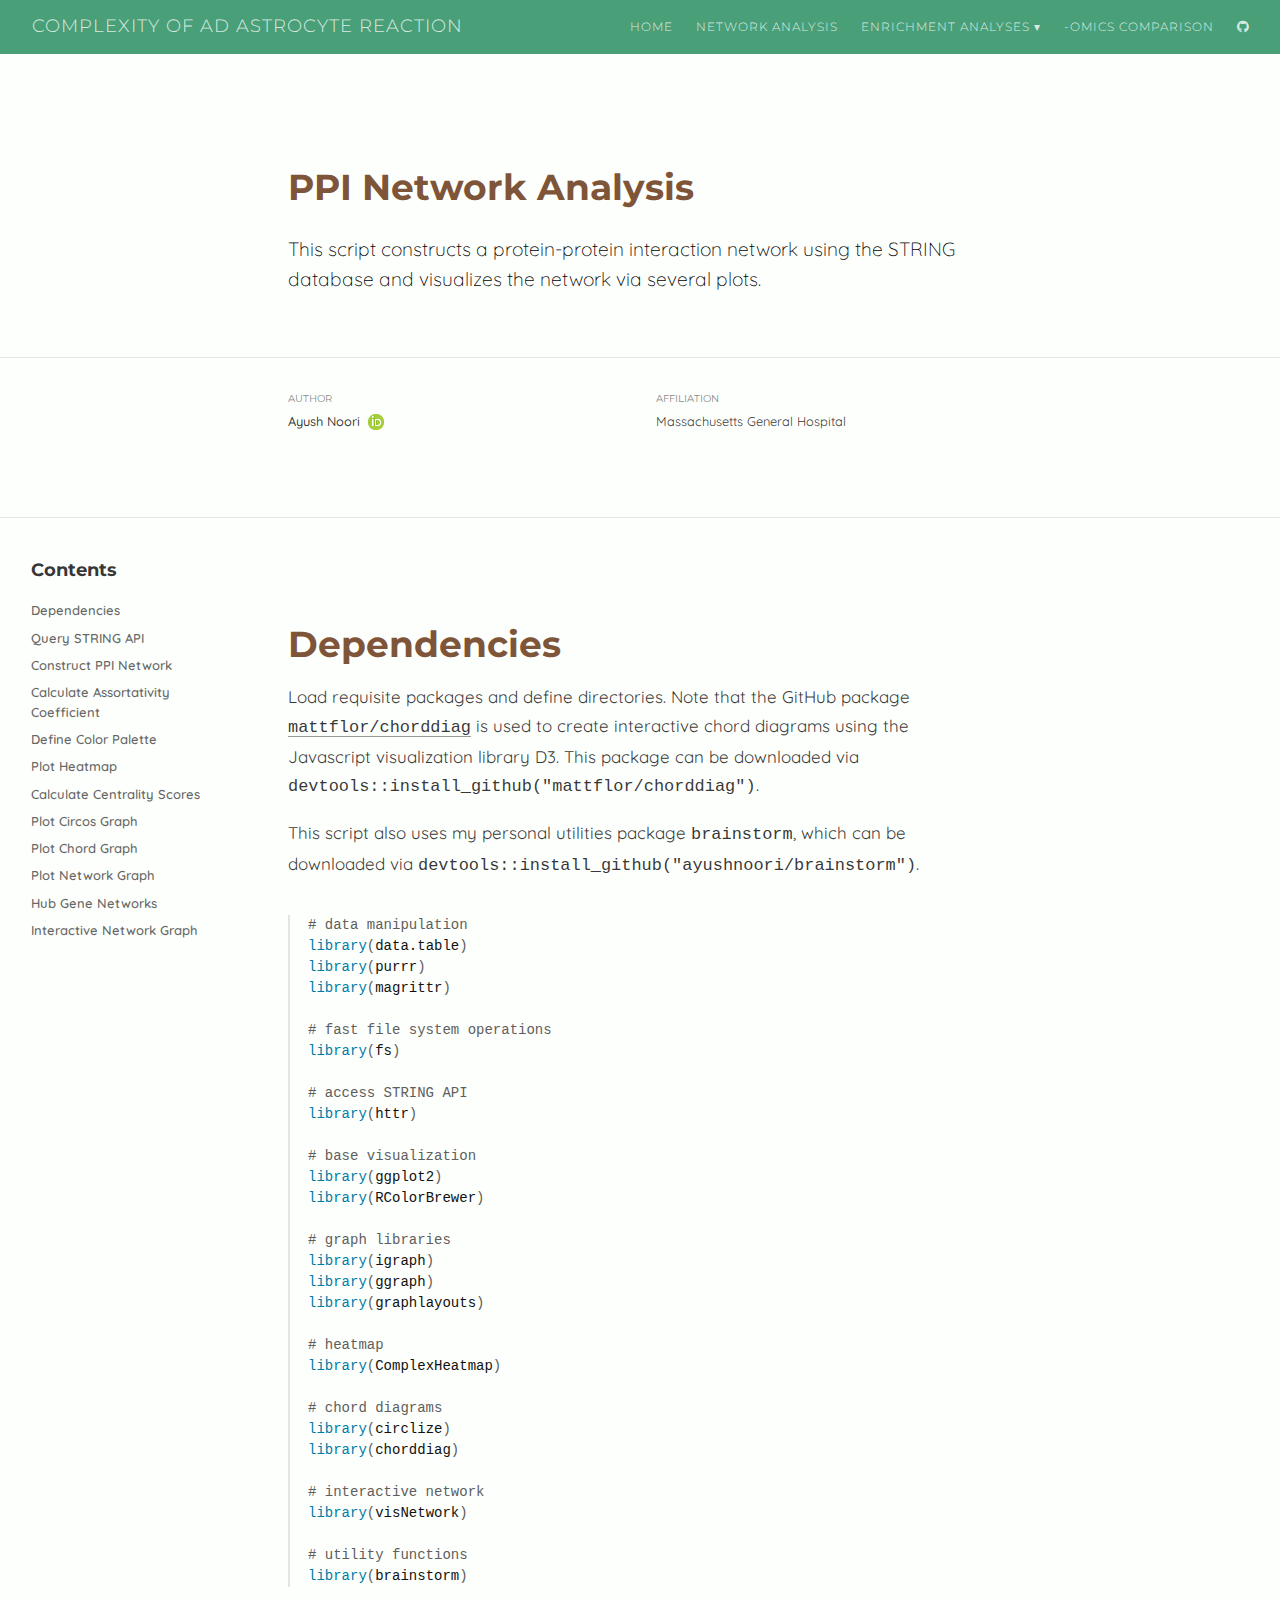
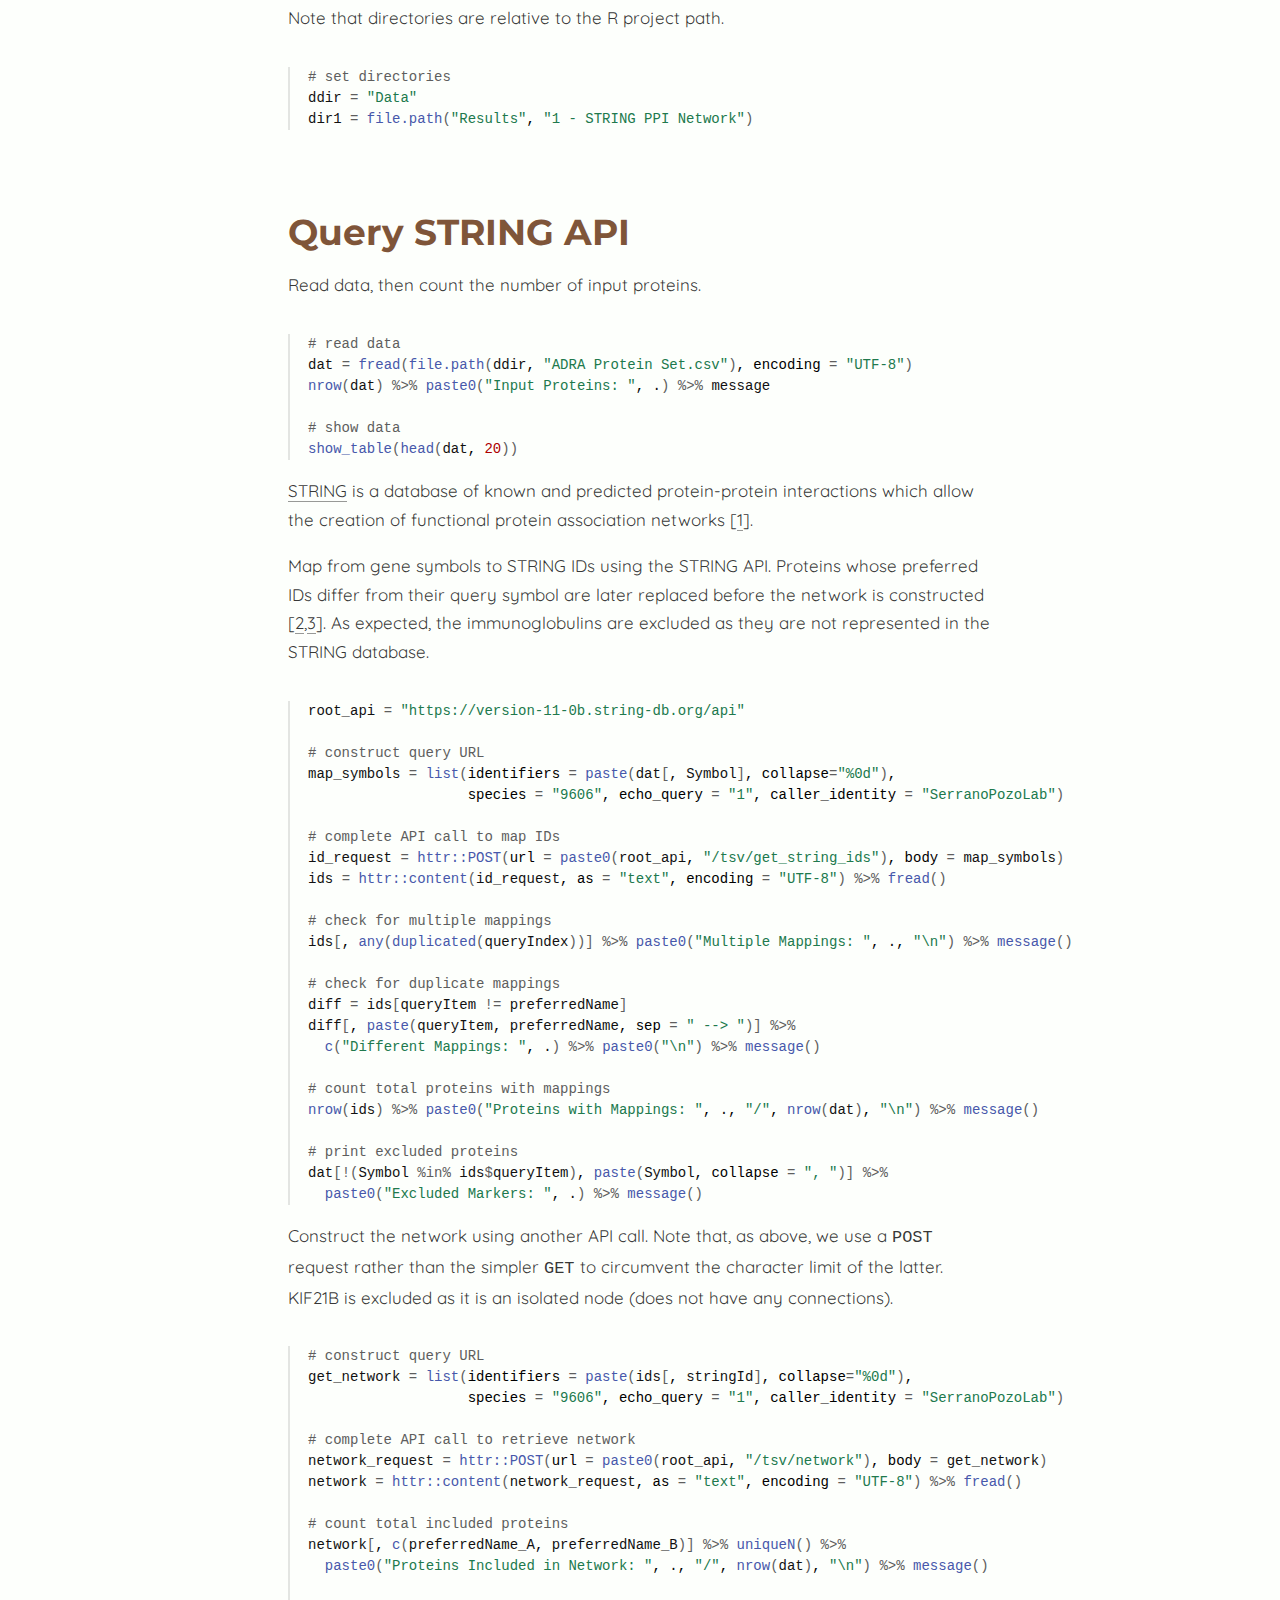
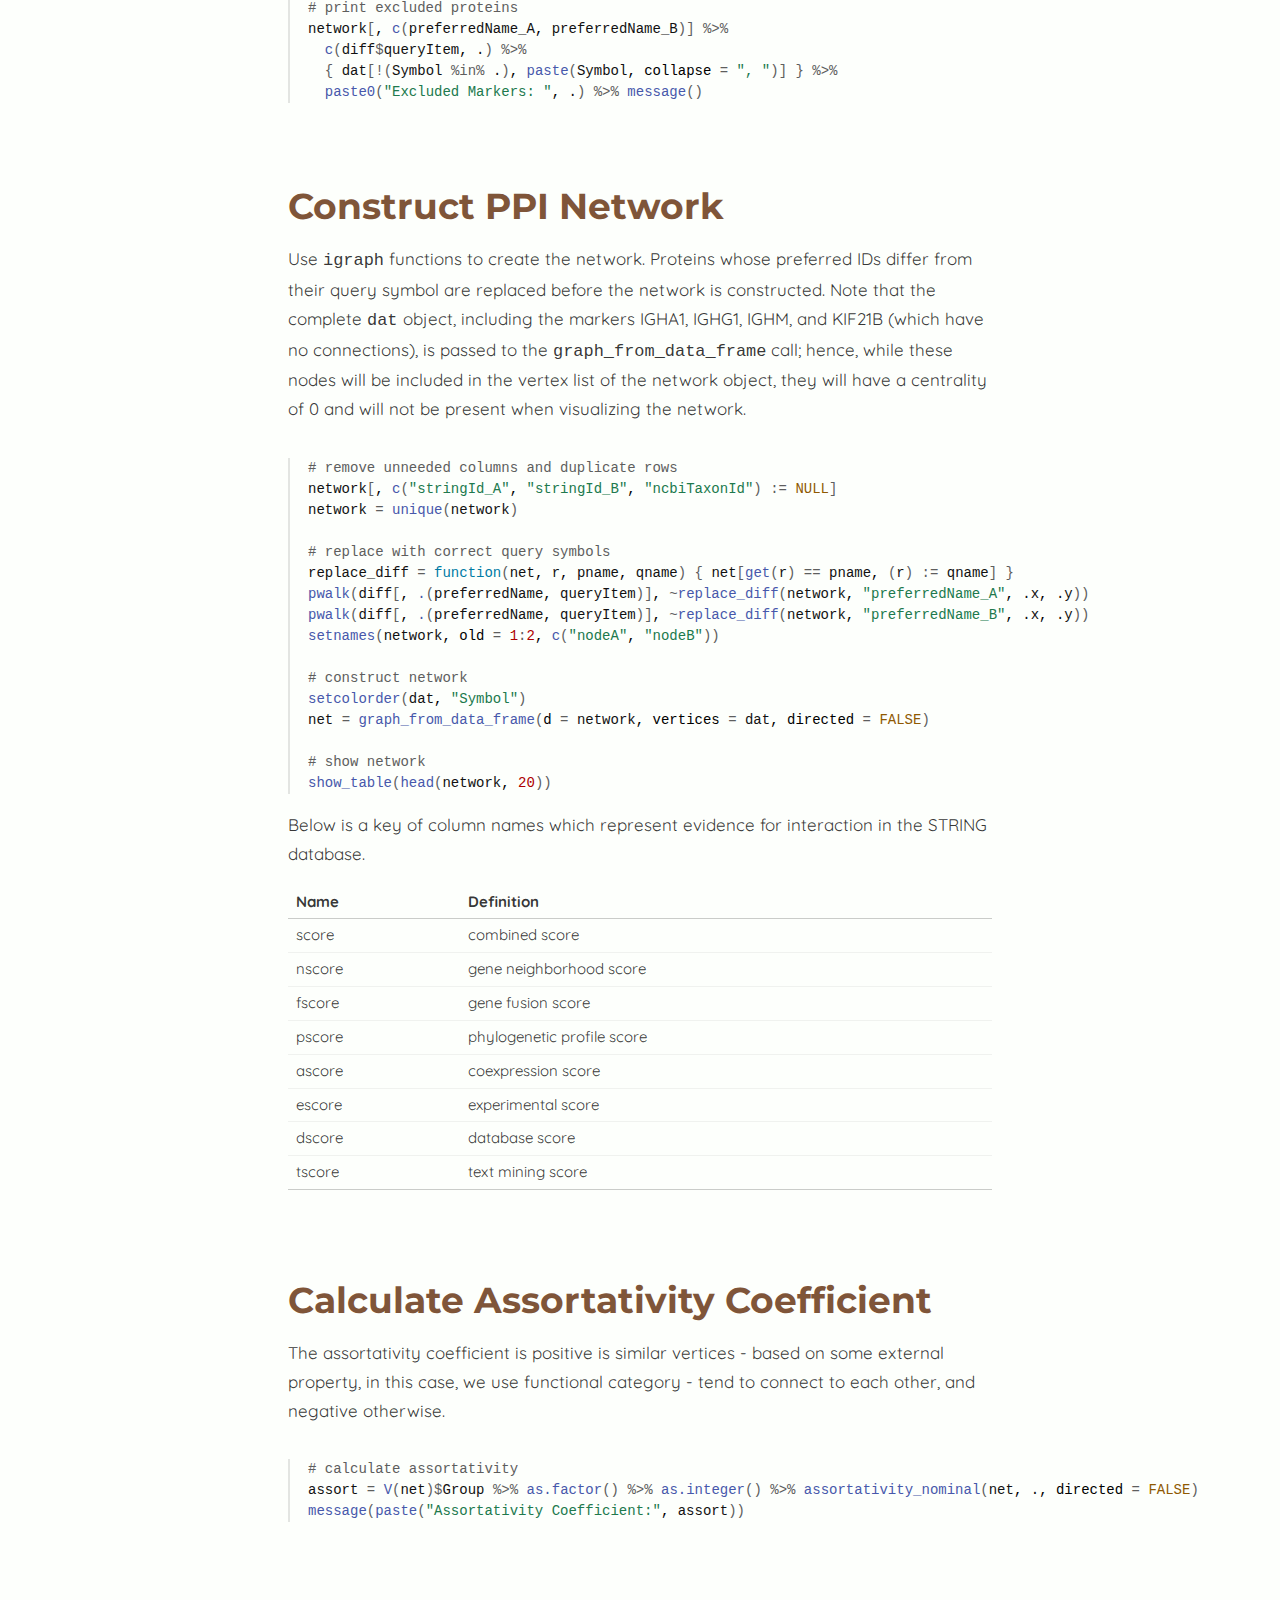
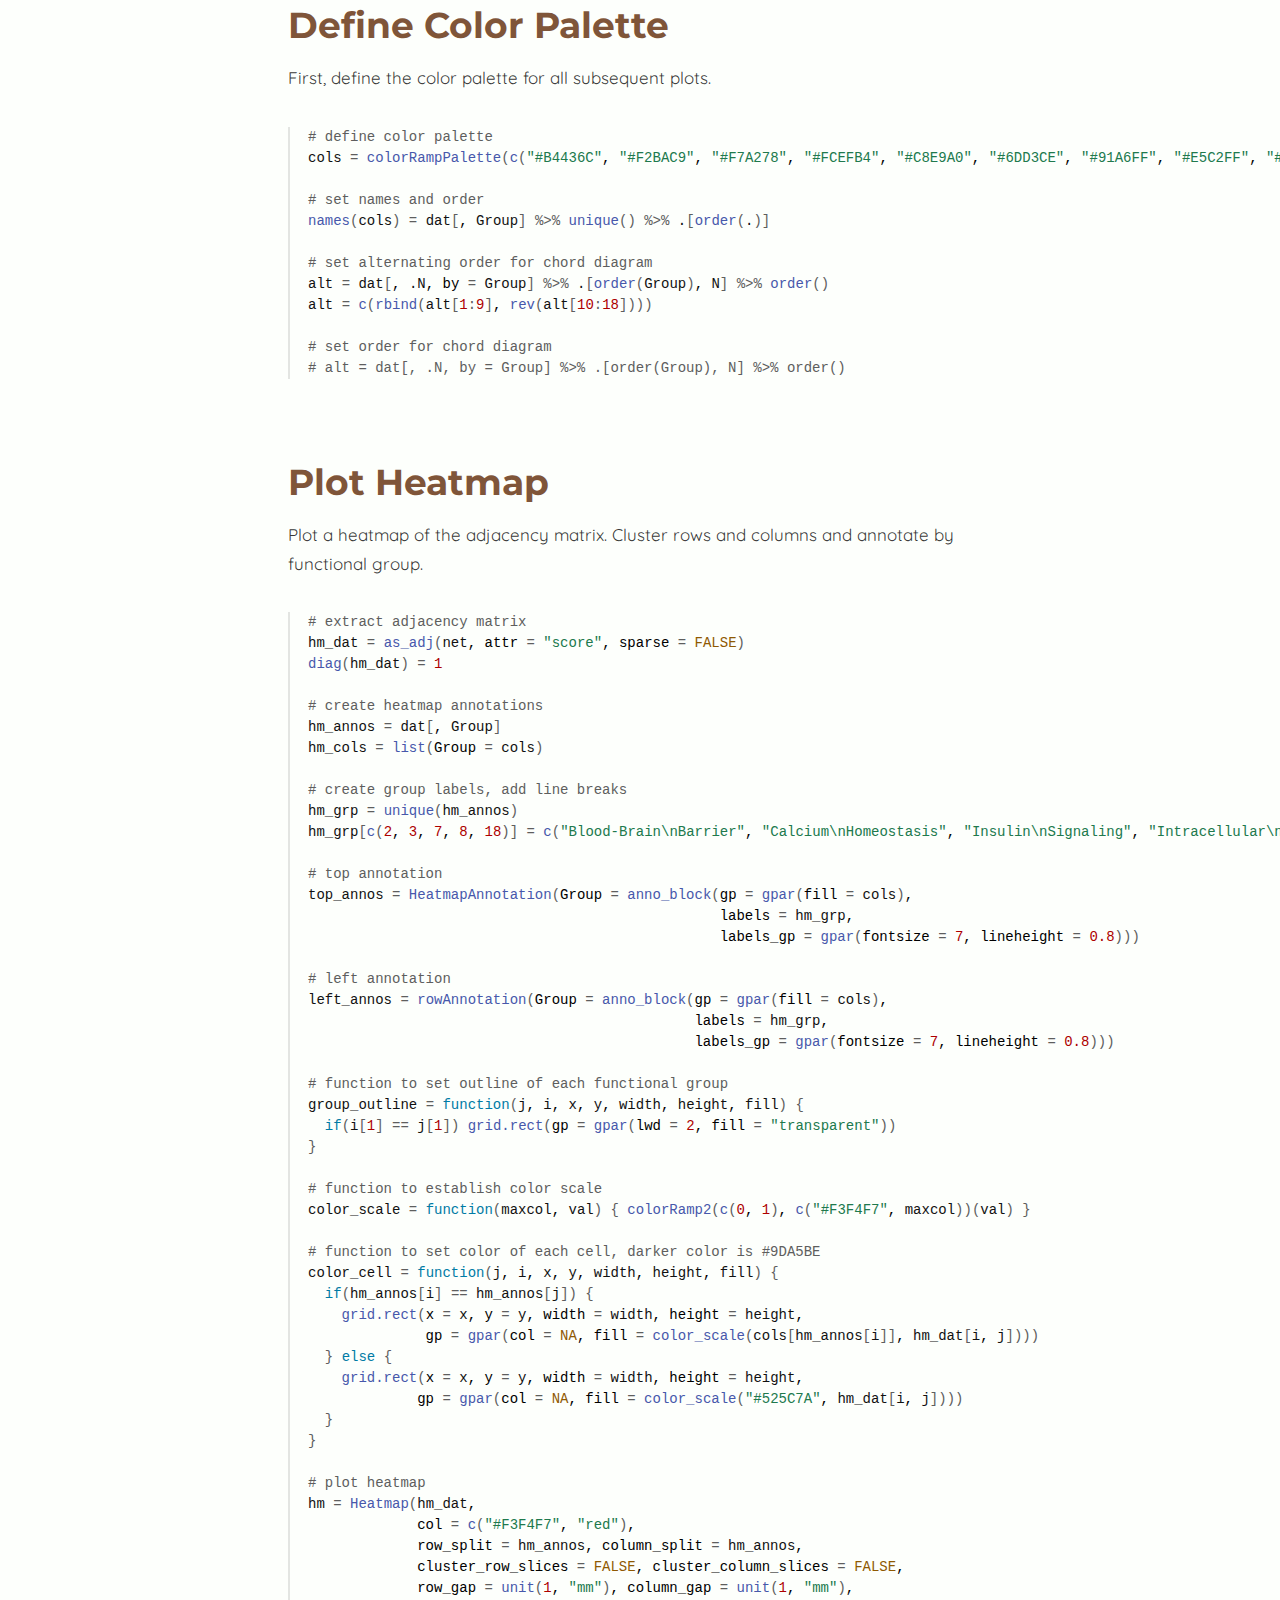
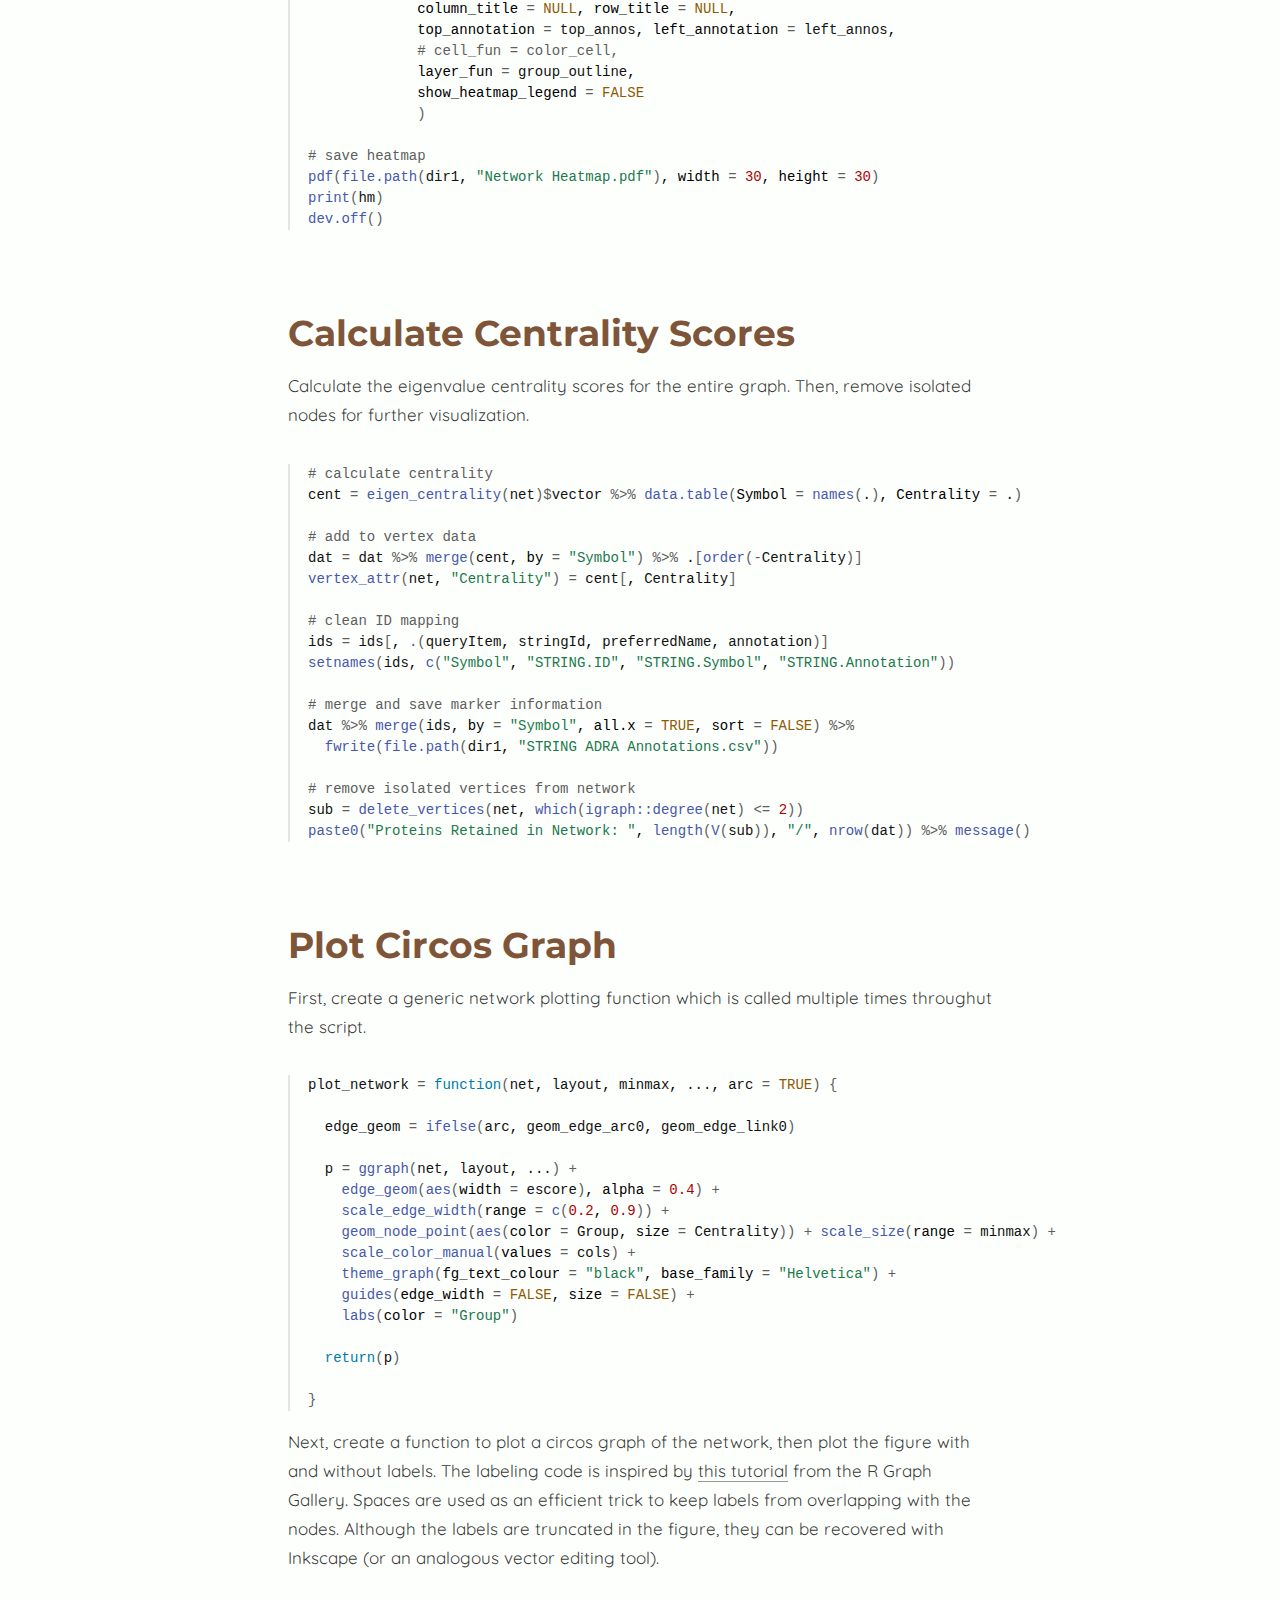
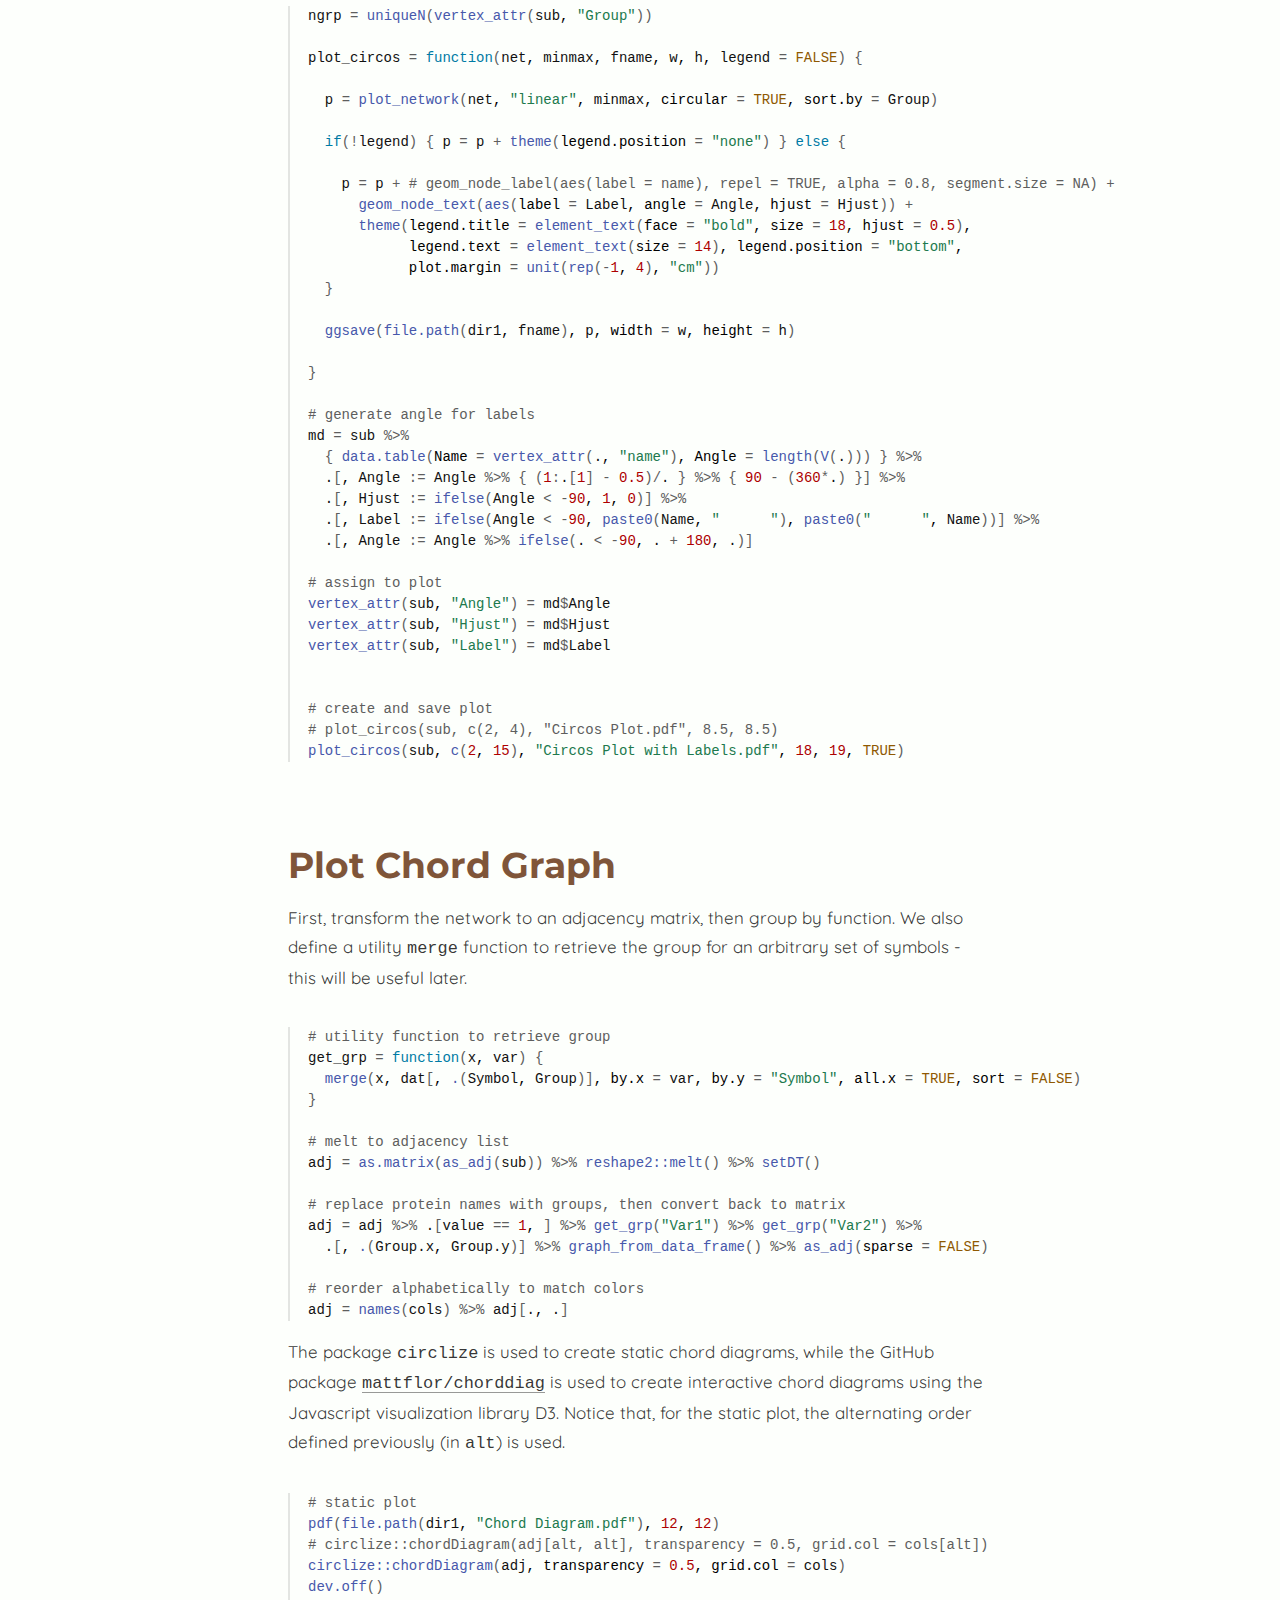
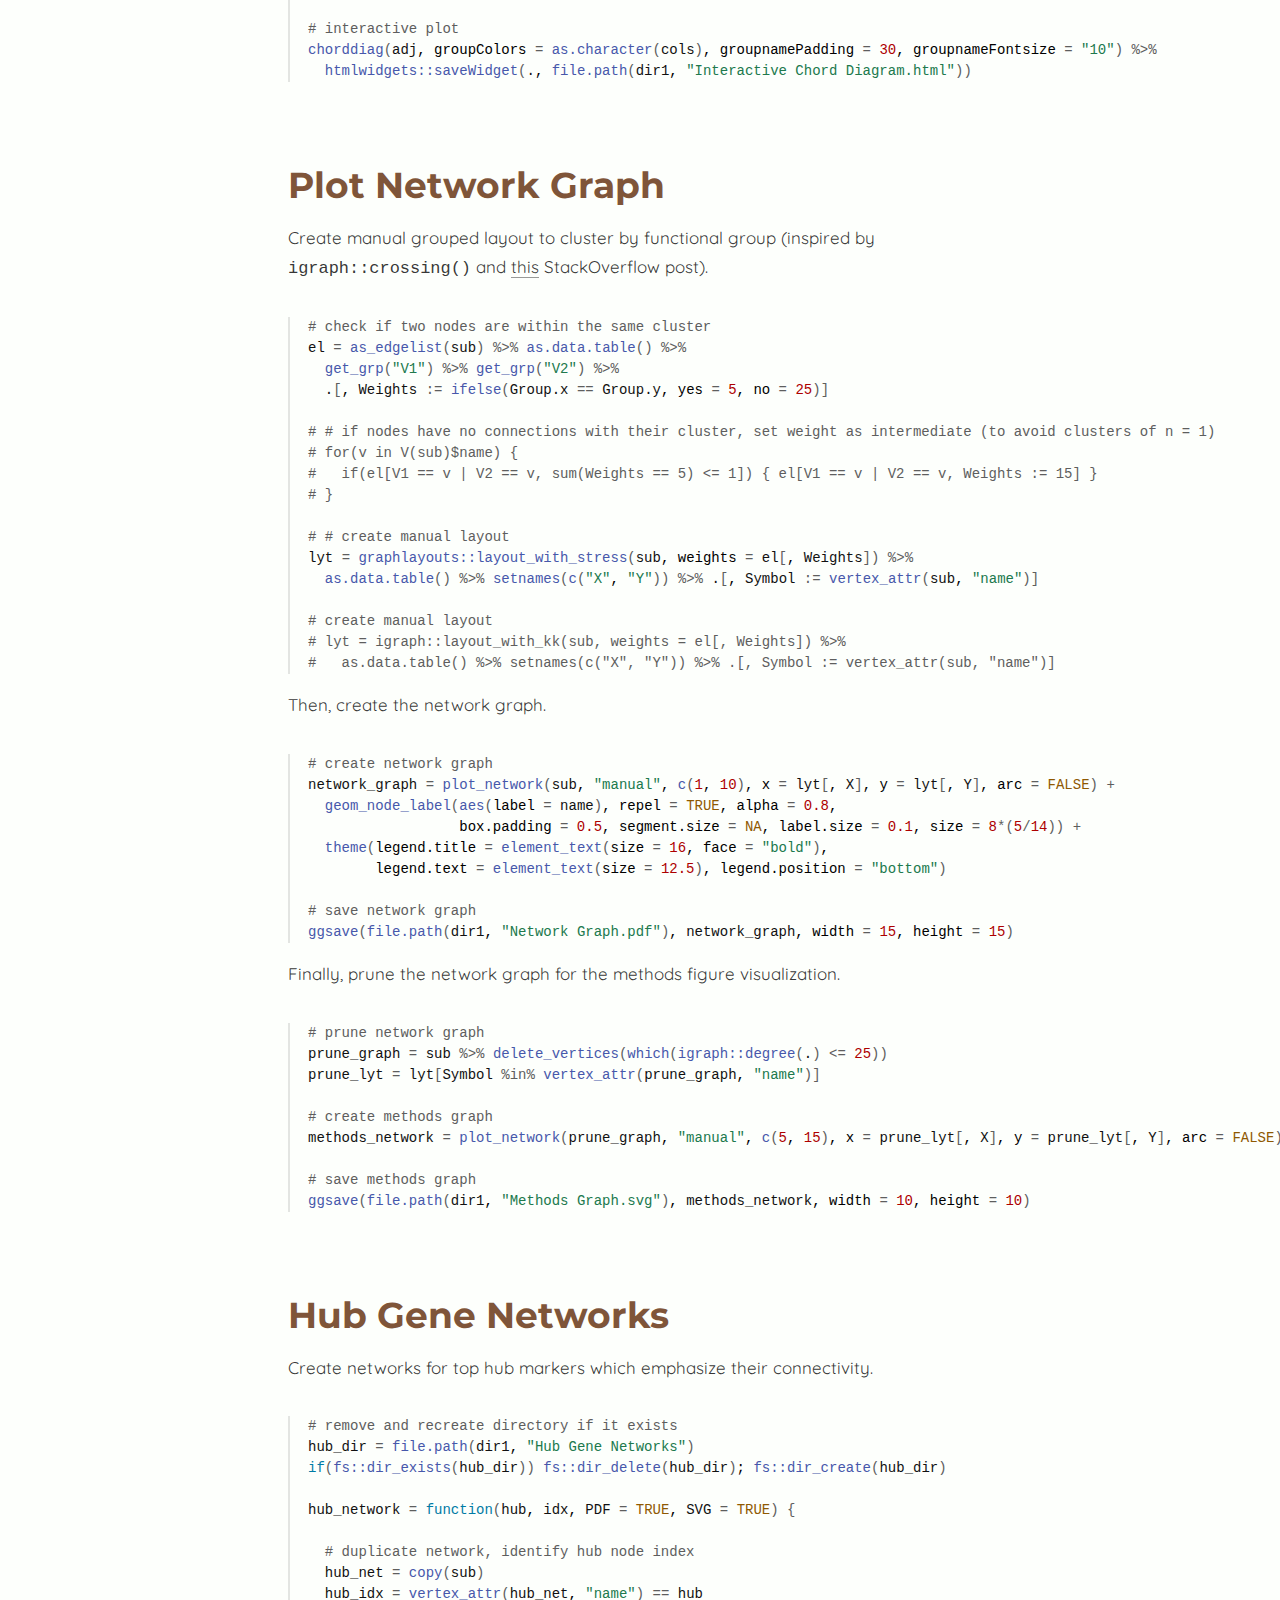
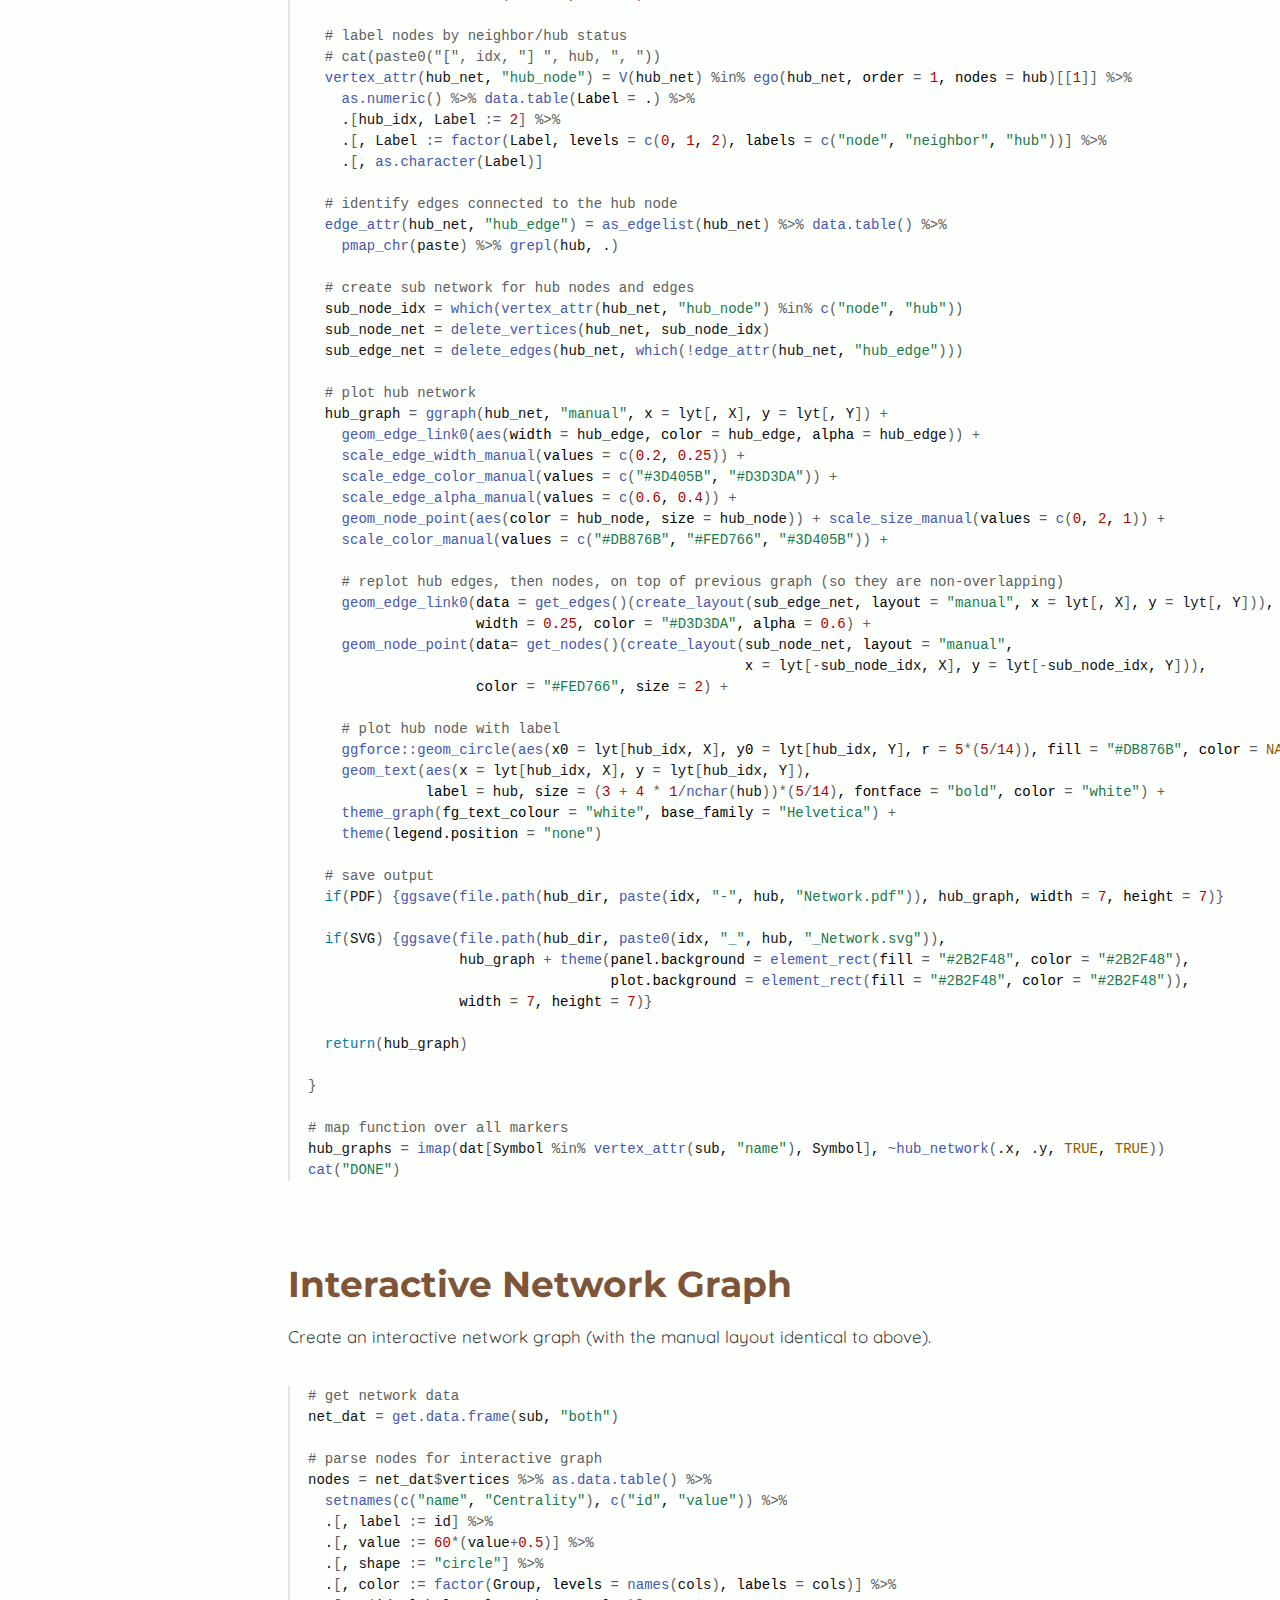
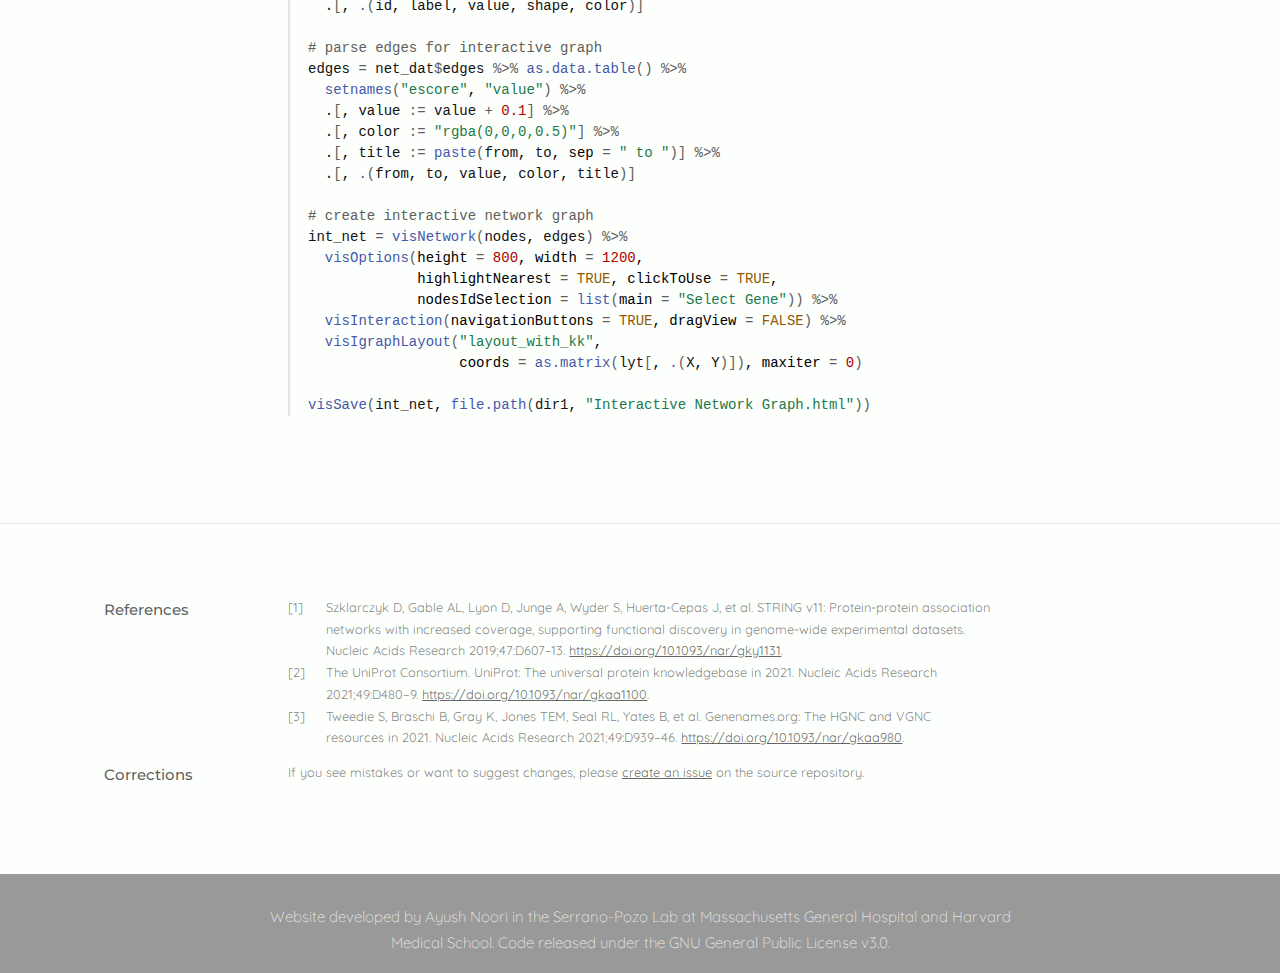
<file: docs/network-analysis.html>
<!DOCTYPE html>

<html xmlns="http://www.w3.org/1999/xhtml" lang="" xml:lang="">

<head>
  <meta charset="utf-8"/>
  <meta name="viewport" content="width=device-width, initial-scale=1"/>
  <meta http-equiv="X-UA-Compatible" content="IE=Edge,chrome=1"/>
  <meta name="generator" content="distill" />

  <style type="text/css">
  /* Hide doc at startup (prevent jankiness while JS renders/transforms) */
  body {
    visibility: hidden;
  }
  </style>

 <!--radix_placeholder_import_source-->
 <!--/radix_placeholder_import_source-->

<style type="text/css">code{white-space: pre;}</style>
<style type="text/css" data-origin="pandoc">
pre > code.sourceCode { white-space: pre; position: relative; }
pre > code.sourceCode > span { display: inline-block; line-height: 1.25; }
pre > code.sourceCode > span:empty { height: 1.2em; }
.sourceCode { overflow: visible; }
code.sourceCode > span { color: inherit; text-decoration: inherit; }
div.sourceCode { margin: 1em 0; }
pre.sourceCode { margin: 0; }
@media screen {
div.sourceCode { overflow: auto; }
}
@media print {
pre > code.sourceCode { white-space: pre-wrap; }
pre > code.sourceCode > span { text-indent: -5em; padding-left: 5em; }
}
pre.numberSource code
  { counter-reset: source-line 0; }
pre.numberSource code > span
  { position: relative; left: -4em; counter-increment: source-line; }
pre.numberSource code > span > a:first-child::before
  { content: counter(source-line);
    position: relative; left: -1em; text-align: right; vertical-align: baseline;
    border: none; display: inline-block;
    -webkit-touch-callout: none; -webkit-user-select: none;
    -khtml-user-select: none; -moz-user-select: none;
    -ms-user-select: none; user-select: none;
    padding: 0 4px; width: 4em;
    color: #aaaaaa;
  }
pre.numberSource { margin-left: 3em; border-left: 1px solid #aaaaaa;  padding-left: 4px; }
div.sourceCode
  {   }
@media screen {
pre > code.sourceCode > span > a:first-child::before { text-decoration: underline; }
}
code span.al { color: #ad0000; } /* Alert */
code span.an { color: #5e5e5e; } /* Annotation */
code span.at { } /* Attribute */
code span.bn { color: #ad0000; } /* BaseN */
code span.bu { } /* BuiltIn */
code span.cf { color: #007ba5; } /* ControlFlow */
code span.ch { color: #20794d; } /* Char */
code span.cn { color: #8f5902; } /* Constant */
code span.co { color: #5e5e5e; } /* Comment */
code span.cv { color: #5e5e5e; font-style: italic; } /* CommentVar */
code span.do { color: #5e5e5e; font-style: italic; } /* Documentation */
code span.dt { color: #ad0000; } /* DataType */
code span.dv { color: #ad0000; } /* DecVal */
code span.er { color: #ad0000; } /* Error */
code span.ex { } /* Extension */
code span.fl { color: #ad0000; } /* Float */
code span.fu { color: #4758ab; } /* Function */
code span.im { } /* Import */
code span.in { color: #5e5e5e; } /* Information */
code span.kw { color: #007ba5; } /* Keyword */
code span.op { color: #5e5e5e; } /* Operator */
code span.ot { color: #007ba5; } /* Other */
code span.pp { color: #ad0000; } /* Preprocessor */
code span.sc { color: #5e5e5e; } /* SpecialChar */
code span.ss { color: #20794d; } /* SpecialString */
code span.st { color: #20794d; } /* String */
code span.va { color: #111111; } /* Variable */
code span.vs { color: #20794d; } /* VerbatimString */
code span.wa { color: #5e5e5e; font-style: italic; } /* Warning */
</style>

<style>
  div.csl-bib-body { }
  div.csl-entry {
    clear: both;
    }
  .hanging div.csl-entry {
    margin-left:2em;
    text-indent:-2em;
  }
  div.csl-left-margin {
    min-width:2em;
    float:left;
  }
  div.csl-right-inline {
    margin-left:2em;
    padding-left:1em;
  }
  div.csl-indent {
    margin-left: 2em;
  }
</style>

  <!--radix_placeholder_meta_tags-->
  <title>Complexity of AD Astrocyte Reaction: PPI Network Analysis</title>

  <meta property="description" itemprop="description" content="This script constructs a protein-protein interaction network using the STRING database and visualizes the network via several plots."/>

  <link rel="icon" type="image/vnd.microsoft.icon" href="images/favicon.ico"/>

  <meta name="article:author" content="Ayush Noori"/>

  <!--  https://developers.facebook.com/docs/sharing/webmasters#markup -->
  <meta property="og:title" content="Complexity of AD Astrocyte Reaction: PPI Network Analysis"/>
  <meta property="og:type" content="article"/>
  <meta property="og:description" content="This script constructs a protein-protein interaction network using the STRING database and visualizes the network via several plots."/>
  <meta property="og:locale" content="en_US"/>
  <meta property="og:site_name" content="Complexity of AD Astrocyte Reaction"/>

  <!--  https://dev.twitter.com/cards/types/summary -->
  <meta property="twitter:card" content="summary"/>
  <meta property="twitter:title" content="Complexity of AD Astrocyte Reaction: PPI Network Analysis"/>
  <meta property="twitter:description" content="This script constructs a protein-protein interaction network using the STRING database and visualizes the network via several plots."/>

  <!--/radix_placeholder_meta_tags-->
  
  <!--radix_placeholder_rmarkdown_metadata-->

  <script type="text/json" id="radix-rmarkdown-metadata">
  {"type":"list","attributes":{"names":{"type":"character","attributes":{},"value":["title","description","bibliography","csl","author","output"]}},"value":[{"type":"character","attributes":{},"value":["PPI Network Analysis"]},{"type":"character","attributes":{},"value":["This script constructs a protein-protein interaction network using the STRING database and visualizes the network via several plots.\n"]},{"type":"character","attributes":{},"value":["astrocyte-review-bibliography.bib"]},{"type":"character","attributes":{},"value":["https://www.zotero.org/styles/elsevier-vancouver"]},{"type":"list","attributes":{},"value":[{"type":"list","attributes":{"names":{"type":"character","attributes":{},"value":["first_name","last_name","url","affiliation","affiliation_url","orcid_id"]}},"value":[{"type":"character","attributes":{},"value":["Ayush"]},{"type":"character","attributes":{},"value":["Noori"]},{"type":"character","attributes":{},"value":["https://www.github.com/ayushnoori"]},{"type":"character","attributes":{},"value":["Massachusetts General Hospital"]},{"type":"character","attributes":{},"value":["https://www.serranopozolab.com"]},{"type":"character","attributes":{},"value":["0000-0003-1420-1236"]}]}]},{"type":"list","attributes":{"names":{"type":"character","attributes":{},"value":["distill::distill_article"]}},"value":[{"type":"list","attributes":{"names":{"type":"character","attributes":{},"value":["toc"]}},"value":[{"type":"logical","attributes":{},"value":[true]}]}]}]}
  </script>
  <!--/radix_placeholder_rmarkdown_metadata-->
  <!--radix_placeholder_navigation_in_header-->
  <meta name="distill:offset" content=""/>

  <script type="application/javascript">

    window.headroom_prevent_pin = false;

    window.document.addEventListener("DOMContentLoaded", function (event) {

      // initialize headroom for banner
      var header = $('header').get(0);
      var headerHeight = header.offsetHeight;
      var headroom = new Headroom(header, {
        tolerance: 5,
        onPin : function() {
          if (window.headroom_prevent_pin) {
            window.headroom_prevent_pin = false;
            headroom.unpin();
          }
        }
      });
      headroom.init();
      if(window.location.hash)
        headroom.unpin();
      $(header).addClass('headroom--transition');

      // offset scroll location for banner on hash change
      // (see: https://github.com/WickyNilliams/headroom.js/issues/38)
      window.addEventListener("hashchange", function(event) {
        window.scrollTo(0, window.pageYOffset - (headerHeight + 25));
      });

      // responsive menu
      $('.distill-site-header').each(function(i, val) {
        var topnav = $(this);
        var toggle = topnav.find('.nav-toggle');
        toggle.on('click', function() {
          topnav.toggleClass('responsive');
        });
      });

      // nav dropdowns
      $('.nav-dropbtn').click(function(e) {
        $(this).next('.nav-dropdown-content').toggleClass('nav-dropdown-active');
        $(this).parent().siblings('.nav-dropdown')
           .children('.nav-dropdown-content').removeClass('nav-dropdown-active');
      });
      $("body").click(function(e){
        $('.nav-dropdown-content').removeClass('nav-dropdown-active');
      });
      $(".nav-dropdown").click(function(e){
        e.stopPropagation();
      });
    });
  </script>

  <style type="text/css">

  /* Theme (user-documented overrideables for nav appearance) */

  .distill-site-nav {
    color: rgba(255, 255, 255, 0.8);
    background-color: #0F2E3D;
    font-size: 15px;
    font-weight: 300;
  }

  .distill-site-nav a {
    color: inherit;
    text-decoration: none;
  }

  .distill-site-nav a:hover {
    color: white;
  }

  @media print {
    .distill-site-nav {
      display: none;
    }
  }

  .distill-site-header {

  }

  .distill-site-footer {

  }


  /* Site Header */

  .distill-site-header {
    width: 100%;
    box-sizing: border-box;
    z-index: 3;
  }

  .distill-site-header .nav-left {
    display: inline-block;
    margin-left: 8px;
  }

  @media screen and (max-width: 768px) {
    .distill-site-header .nav-left {
      margin-left: 0;
    }
  }


  .distill-site-header .nav-right {
    float: right;
    margin-right: 8px;
  }

  .distill-site-header a,
  .distill-site-header .title {
    display: inline-block;
    text-align: center;
    padding: 14px 10px 14px 10px;
  }

  .distill-site-header .title {
    font-size: 18px;
    min-width: 150px;
  }

  .distill-site-header .logo {
    padding: 0;
  }

  .distill-site-header .logo img {
    display: none;
    max-height: 20px;
    width: auto;
    margin-bottom: -4px;
  }

  .distill-site-header .nav-image img {
    max-height: 18px;
    width: auto;
    display: inline-block;
    margin-bottom: -3px;
  }



  @media screen and (min-width: 1000px) {
    .distill-site-header .logo img {
      display: inline-block;
    }
    .distill-site-header .nav-left {
      margin-left: 20px;
    }
    .distill-site-header .nav-right {
      margin-right: 20px;
    }
    .distill-site-header .title {
      padding-left: 12px;
    }
  }


  .distill-site-header .nav-toggle {
    display: none;
  }

  .nav-dropdown {
    display: inline-block;
    position: relative;
  }

  .nav-dropdown .nav-dropbtn {
    border: none;
    outline: none;
    color: rgba(255, 255, 255, 0.8);
    padding: 16px 10px;
    background-color: transparent;
    font-family: inherit;
    font-size: inherit;
    font-weight: inherit;
    margin: 0;
    margin-top: 1px;
    z-index: 2;
  }

  .nav-dropdown-content {
    display: none;
    position: absolute;
    background-color: white;
    min-width: 200px;
    border: 1px solid rgba(0,0,0,0.15);
    border-radius: 4px;
    box-shadow: 0px 8px 16px 0px rgba(0,0,0,0.1);
    z-index: 1;
    margin-top: 2px;
    white-space: nowrap;
    padding-top: 4px;
    padding-bottom: 4px;
  }

  .nav-dropdown-content hr {
    margin-top: 4px;
    margin-bottom: 4px;
    border: none;
    border-bottom: 1px solid rgba(0, 0, 0, 0.1);
  }

  .nav-dropdown-active {
    display: block;
  }

  .nav-dropdown-content a, .nav-dropdown-content .nav-dropdown-header {
    color: black;
    padding: 6px 24px;
    text-decoration: none;
    display: block;
    text-align: left;
  }

  .nav-dropdown-content .nav-dropdown-header {
    display: block;
    padding: 5px 24px;
    padding-bottom: 0;
    text-transform: uppercase;
    font-size: 14px;
    color: #999999;
    white-space: nowrap;
  }

  .nav-dropdown:hover .nav-dropbtn {
    color: white;
  }

  .nav-dropdown-content a:hover {
    background-color: #ddd;
    color: black;
  }

  .nav-right .nav-dropdown-content {
    margin-left: -45%;
    right: 0;
  }

  @media screen and (max-width: 768px) {
    .distill-site-header a, .distill-site-header .nav-dropdown  {display: none;}
    .distill-site-header a.nav-toggle {
      float: right;
      display: block;
    }
    .distill-site-header .title {
      margin-left: 0;
    }
    .distill-site-header .nav-right {
      margin-right: 0;
    }
    .distill-site-header {
      overflow: hidden;
    }
    .nav-right .nav-dropdown-content {
      margin-left: 0;
    }
  }


  @media screen and (max-width: 768px) {
    .distill-site-header.responsive {position: relative; min-height: 500px; }
    .distill-site-header.responsive a.nav-toggle {
      position: absolute;
      right: 0;
      top: 0;
    }
    .distill-site-header.responsive a,
    .distill-site-header.responsive .nav-dropdown {
      display: block;
      text-align: left;
    }
    .distill-site-header.responsive .nav-left,
    .distill-site-header.responsive .nav-right {
      width: 100%;
    }
    .distill-site-header.responsive .nav-dropdown {float: none;}
    .distill-site-header.responsive .nav-dropdown-content {position: relative;}
    .distill-site-header.responsive .nav-dropdown .nav-dropbtn {
      display: block;
      width: 100%;
      text-align: left;
    }
  }

  /* Site Footer */

  .distill-site-footer {
    width: 100%;
    overflow: hidden;
    box-sizing: border-box;
    z-index: 3;
    margin-top: 30px;
    padding-top: 30px;
    padding-bottom: 30px;
    text-align: center;
  }

  /* Headroom */

  d-title {
    padding-top: 6rem;
  }

  @media print {
    d-title {
      padding-top: 4rem;
    }
  }

  .headroom {
    z-index: 1000;
    position: fixed;
    top: 0;
    left: 0;
    right: 0;
  }

  .headroom--transition {
    transition: all .4s ease-in-out;
  }

  .headroom--unpinned {
    top: -100px;
  }

  .headroom--pinned {
    top: 0;
  }

  /* adjust viewport for navbar height */
  /* helps vertically center bootstrap (non-distill) content */
  .min-vh-100 {
    min-height: calc(100vh - 100px) !important;
  }

  </style>

  <script src="site_libs/jquery-1.11.3/jquery.min.js"></script>
  <link href="site_libs/font-awesome-5.1.0/css/all.css" rel="stylesheet"/>
  <link href="site_libs/font-awesome-5.1.0/css/v4-shims.css" rel="stylesheet"/>
  <script src="site_libs/headroom-0.9.4/headroom.min.js"></script>
  <!--/radix_placeholder_navigation_in_header-->
  <!--radix_placeholder_distill-->

  <style type="text/css">

  body {
    background-color: white;
  }

  .pandoc-table {
    width: 100%;
  }

  .pandoc-table>caption {
    margin-bottom: 10px;
  }

  .pandoc-table th:not([align]) {
    text-align: left;
  }

  .pagedtable-footer {
    font-size: 15px;
  }

  d-byline .byline {
    grid-template-columns: 2fr 2fr;
  }

  d-byline .byline h3 {
    margin-block-start: 1.5em;
  }

  d-byline .byline .authors-affiliations h3 {
    margin-block-start: 0.5em;
  }

  .authors-affiliations .orcid-id {
    width: 16px;
    height:16px;
    margin-left: 4px;
    margin-right: 4px;
    vertical-align: middle;
    padding-bottom: 2px;
  }

  d-title .dt-tags {
    margin-top: 1em;
    grid-column: text;
  }

  .dt-tags .dt-tag {
    text-decoration: none;
    display: inline-block;
    color: rgba(0,0,0,0.6);
    padding: 0em 0.4em;
    margin-right: 0.5em;
    margin-bottom: 0.4em;
    font-size: 70%;
    border: 1px solid rgba(0,0,0,0.2);
    border-radius: 3px;
    text-transform: uppercase;
    font-weight: 500;
  }

  d-article table.gt_table td,
  d-article table.gt_table th {
    border-bottom: none;
  }

  .html-widget {
    margin-bottom: 2.0em;
  }

  .l-screen-inset {
    padding-right: 16px;
  }

  .l-screen .caption {
    margin-left: 10px;
  }

  .shaded {
    background: rgb(247, 247, 247);
    padding-top: 20px;
    padding-bottom: 20px;
    border-top: 1px solid rgba(0, 0, 0, 0.1);
    border-bottom: 1px solid rgba(0, 0, 0, 0.1);
  }

  .shaded .html-widget {
    margin-bottom: 0;
    border: 1px solid rgba(0, 0, 0, 0.1);
  }

  .shaded .shaded-content {
    background: white;
  }

  .text-output {
    margin-top: 0;
    line-height: 1.5em;
  }

  .hidden {
    display: none !important;
  }

  d-article {
    padding-top: 2.5rem;
    padding-bottom: 30px;
  }

  d-appendix {
    padding-top: 30px;
  }

  d-article>p>img {
    width: 100%;
  }

  d-article h2 {
    margin: 1rem 0 1.5rem 0;
  }

  d-article h3 {
    margin-top: 1.5rem;
  }

  d-article iframe {
    border: 1px solid rgba(0, 0, 0, 0.1);
    margin-bottom: 2.0em;
    width: 100%;
  }

  /* Tweak code blocks */

  d-article div.sourceCode code,
  d-article pre code {
    font-family: Consolas, Monaco, 'Andale Mono', 'Ubuntu Mono', monospace;
  }

  d-article pre,
  d-article div.sourceCode,
  d-article div.sourceCode pre {
    overflow: auto;
  }

  d-article div.sourceCode {
    background-color: white;
  }

  d-article div.sourceCode pre {
    padding-left: 10px;
    font-size: 12px;
    border-left: 2px solid rgba(0,0,0,0.1);
  }

  d-article pre {
    font-size: 12px;
    color: black;
    background: none;
    margin-top: 0;
    text-align: left;
    white-space: pre;
    word-spacing: normal;
    word-break: normal;
    word-wrap: normal;
    line-height: 1.5;

    -moz-tab-size: 4;
    -o-tab-size: 4;
    tab-size: 4;

    -webkit-hyphens: none;
    -moz-hyphens: none;
    -ms-hyphens: none;
    hyphens: none;
  }

  d-article pre a {
    border-bottom: none;
  }

  d-article pre a:hover {
    border-bottom: none;
    text-decoration: underline;
  }

  d-article details {
    grid-column: text;
    margin-bottom: 0.8em;
  }

  @media(min-width: 768px) {

  d-article pre,
  d-article div.sourceCode,
  d-article div.sourceCode pre {
    overflow: visible !important;
  }

  d-article div.sourceCode pre {
    padding-left: 18px;
    font-size: 14px;
  }

  d-article pre {
    font-size: 14px;
  }

  }

  figure img.external {
    background: white;
    border: 1px solid rgba(0, 0, 0, 0.1);
    box-shadow: 0 1px 8px rgba(0, 0, 0, 0.1);
    padding: 18px;
    box-sizing: border-box;
  }

  /* CSS for d-contents */

  .d-contents {
    grid-column: text;
    color: rgba(0,0,0,0.8);
    font-size: 0.9em;
    padding-bottom: 1em;
    margin-bottom: 1em;
    padding-bottom: 0.5em;
    margin-bottom: 1em;
    padding-left: 0.25em;
    justify-self: start;
  }

  @media(min-width: 1000px) {
    .d-contents.d-contents-float {
      height: 0;
      grid-column-start: 1;
      grid-column-end: 4;
      justify-self: center;
      padding-right: 3em;
      padding-left: 2em;
    }
  }

  .d-contents nav h3 {
    font-size: 18px;
    margin-top: 0;
    margin-bottom: 1em;
  }

  .d-contents li {
    list-style-type: none
  }

  .d-contents nav > ul {
    padding-left: 0;
  }

  .d-contents ul {
    padding-left: 1em
  }

  .d-contents nav ul li {
    margin-top: 0.6em;
    margin-bottom: 0.2em;
  }

  .d-contents nav a {
    font-size: 13px;
    border-bottom: none;
    text-decoration: none
    color: rgba(0, 0, 0, 0.8);
  }

  .d-contents nav a:hover {
    text-decoration: underline solid rgba(0, 0, 0, 0.6)
  }

  .d-contents nav > ul > li > a {
    font-weight: 600;
  }

  .d-contents nav > ul > li > ul {
    font-weight: inherit;
  }

  .d-contents nav > ul > li > ul > li {
    margin-top: 0.2em;
  }


  .d-contents nav ul {
    margin-top: 0;
    margin-bottom: 0.25em;
  }

  .d-article-with-toc h2:nth-child(2) {
    margin-top: 0;
  }


  /* Figure */

  .figure {
    position: relative;
    margin-bottom: 2.5em;
    margin-top: 1.5em;
  }

  .figure img {
    width: 100%;
  }

  .figure .caption {
    color: rgba(0, 0, 0, 0.6);
    font-size: 12px;
    line-height: 1.5em;
  }

  .figure img.external {
    background: white;
    border: 1px solid rgba(0, 0, 0, 0.1);
    box-shadow: 0 1px 8px rgba(0, 0, 0, 0.1);
    padding: 18px;
    box-sizing: border-box;
  }

  .figure .caption a {
    color: rgba(0, 0, 0, 0.6);
  }

  .figure .caption b,
  .figure .caption strong, {
    font-weight: 600;
    color: rgba(0, 0, 0, 1.0);
  }

  /* Citations */

  d-article .citation {
    color: inherit;
    cursor: inherit;
  }

  div.hanging-indent{
    margin-left: 1em; text-indent: -1em;
  }

  /* Citation hover box */

  .tippy-box[data-theme~=light-border] {
    background-color: rgba(250, 250, 250, 0.95);
  }

  .tippy-content > p {
    margin-bottom: 0;
    padding: 2px;
  }


  /* Tweak 1000px media break to show more text */

  @media(min-width: 1000px) {
    .base-grid,
    distill-header,
    d-title,
    d-abstract,
    d-article,
    d-appendix,
    distill-appendix,
    d-byline,
    d-footnote-list,
    d-citation-list,
    distill-footer {
      grid-template-columns: [screen-start] 1fr [page-start kicker-start] 80px [middle-start] 50px [text-start kicker-end] 65px 65px 65px 65px 65px 65px 65px 65px [text-end gutter-start] 65px [middle-end] 65px [page-end gutter-end] 1fr [screen-end];
      grid-column-gap: 16px;
    }

    .grid {
      grid-column-gap: 16px;
    }

    d-article {
      font-size: 1.06rem;
      line-height: 1.7em;
    }
    figure .caption, .figure .caption, figure figcaption {
      font-size: 13px;
    }
  }

  @media(min-width: 1180px) {
    .base-grid,
    distill-header,
    d-title,
    d-abstract,
    d-article,
    d-appendix,
    distill-appendix,
    d-byline,
    d-footnote-list,
    d-citation-list,
    distill-footer {
      grid-template-columns: [screen-start] 1fr [page-start kicker-start] 60px [middle-start] 60px [text-start kicker-end] 60px 60px 60px 60px 60px 60px 60px 60px [text-end gutter-start] 60px [middle-end] 60px [page-end gutter-end] 1fr [screen-end];
      grid-column-gap: 32px;
    }

    .grid {
      grid-column-gap: 32px;
    }
  }


  /* Get the citation styles for the appendix (not auto-injected on render since
     we do our own rendering of the citation appendix) */

  d-appendix .citation-appendix,
  .d-appendix .citation-appendix {
    font-size: 11px;
    line-height: 15px;
    border-left: 1px solid rgba(0, 0, 0, 0.1);
    padding-left: 18px;
    border: 1px solid rgba(0,0,0,0.1);
    background: rgba(0, 0, 0, 0.02);
    padding: 10px 18px;
    border-radius: 3px;
    color: rgba(150, 150, 150, 1);
    overflow: hidden;
    margin-top: -12px;
    white-space: pre-wrap;
    word-wrap: break-word;
  }

  /* Include appendix styles here so they can be overridden */

  d-appendix {
    contain: layout style;
    font-size: 0.8em;
    line-height: 1.7em;
    margin-top: 60px;
    margin-bottom: 0;
    border-top: 1px solid rgba(0, 0, 0, 0.1);
    color: rgba(0,0,0,0.5);
    padding-top: 60px;
    padding-bottom: 48px;
  }

  d-appendix h3 {
    grid-column: page-start / text-start;
    font-size: 15px;
    font-weight: 500;
    margin-top: 1em;
    margin-bottom: 0;
    color: rgba(0,0,0,0.65);
  }

  d-appendix h3 + * {
    margin-top: 1em;
  }

  d-appendix ol {
    padding: 0 0 0 15px;
  }

  @media (min-width: 768px) {
    d-appendix ol {
      padding: 0 0 0 30px;
      margin-left: -30px;
    }
  }

  d-appendix li {
    margin-bottom: 1em;
  }

  d-appendix a {
    color: rgba(0, 0, 0, 0.6);
  }

  d-appendix > * {
    grid-column: text;
  }

  d-appendix > d-footnote-list,
  d-appendix > d-citation-list,
  d-appendix > distill-appendix {
    grid-column: screen;
  }

  /* Include footnote styles here so they can be overridden */

  d-footnote-list {
    contain: layout style;
  }

  d-footnote-list > * {
    grid-column: text;
  }

  d-footnote-list a.footnote-backlink {
    color: rgba(0,0,0,0.3);
    padding-left: 0.5em;
  }



  /* Anchor.js */

  .anchorjs-link {
    /*transition: all .25s linear; */
    text-decoration: none;
    border-bottom: none;
  }
  *:hover > .anchorjs-link {
    margin-left: -1.125em !important;
    text-decoration: none;
    border-bottom: none;
  }

  /* Social footer */

  .social_footer {
    margin-top: 30px;
    margin-bottom: 0;
    color: rgba(0,0,0,0.67);
  }

  .disqus-comments {
    margin-right: 30px;
  }

  .disqus-comment-count {
    border-bottom: 1px solid rgba(0, 0, 0, 0.4);
    cursor: pointer;
  }

  #disqus_thread {
    margin-top: 30px;
  }

  .article-sharing a {
    border-bottom: none;
    margin-right: 8px;
  }

  .article-sharing a:hover {
    border-bottom: none;
  }

  .sidebar-section.subscribe {
    font-size: 12px;
    line-height: 1.6em;
  }

  .subscribe p {
    margin-bottom: 0.5em;
  }


  .article-footer .subscribe {
    font-size: 15px;
    margin-top: 45px;
  }


  .sidebar-section.custom {
    font-size: 12px;
    line-height: 1.6em;
  }

  .custom p {
    margin-bottom: 0.5em;
  }

  /* Styles for listing layout (hide title) */
  .layout-listing d-title, .layout-listing .d-title {
    display: none;
  }

  /* Styles for posts lists (not auto-injected) */


  .posts-with-sidebar {
    padding-left: 45px;
    padding-right: 45px;
  }

  .posts-list .description h2,
  .posts-list .description p {
    font-family: -apple-system, BlinkMacSystemFont, "Segoe UI", Roboto, Oxygen, Ubuntu, Cantarell, "Fira Sans", "Droid Sans", "Helvetica Neue", Arial, sans-serif;
  }

  .posts-list .description h2 {
    font-weight: 700;
    border-bottom: none;
    padding-bottom: 0;
  }

  .posts-list h2.post-tag {
    border-bottom: 1px solid rgba(0, 0, 0, 0.2);
    padding-bottom: 12px;
  }
  .posts-list {
    margin-top: 60px;
    margin-bottom: 24px;
  }

  .posts-list .post-preview {
    text-decoration: none;
    overflow: hidden;
    display: block;
    border-bottom: 1px solid rgba(0, 0, 0, 0.1);
    padding: 24px 0;
  }

  .post-preview-last {
    border-bottom: none !important;
  }

  .posts-list .posts-list-caption {
    grid-column: screen;
    font-weight: 400;
  }

  .posts-list .post-preview h2 {
    margin: 0 0 6px 0;
    line-height: 1.2em;
    font-style: normal;
    font-size: 24px;
  }

  .posts-list .post-preview p {
    margin: 0 0 12px 0;
    line-height: 1.4em;
    font-size: 16px;
  }

  .posts-list .post-preview .thumbnail {
    box-sizing: border-box;
    margin-bottom: 24px;
    position: relative;
    max-width: 500px;
  }
  .posts-list .post-preview img {
    width: 100%;
    display: block;
  }

  .posts-list .metadata {
    font-size: 12px;
    line-height: 1.4em;
    margin-bottom: 18px;
  }

  .posts-list .metadata > * {
    display: inline-block;
  }

  .posts-list .metadata .publishedDate {
    margin-right: 2em;
  }

  .posts-list .metadata .dt-authors {
    display: block;
    margin-top: 0.3em;
    margin-right: 2em;
  }

  .posts-list .dt-tags {
    display: block;
    line-height: 1em;
  }

  .posts-list .dt-tags .dt-tag {
    display: inline-block;
    color: rgba(0,0,0,0.6);
    padding: 0.3em 0.4em;
    margin-right: 0.2em;
    margin-bottom: 0.4em;
    font-size: 60%;
    border: 1px solid rgba(0,0,0,0.2);
    border-radius: 3px;
    text-transform: uppercase;
    font-weight: 500;
  }

  .posts-list img {
    opacity: 1;
  }

  .posts-list img[data-src] {
    opacity: 0;
  }

  .posts-more {
    clear: both;
  }


  .posts-sidebar {
    font-size: 16px;
  }

  .posts-sidebar h3 {
    font-size: 16px;
    margin-top: 0;
    margin-bottom: 0.5em;
    font-weight: 400;
    text-transform: uppercase;
  }

  .sidebar-section {
    margin-bottom: 30px;
  }

  .categories ul {
    list-style-type: none;
    margin: 0;
    padding: 0;
  }

  .categories li {
    color: rgba(0, 0, 0, 0.8);
    margin-bottom: 0;
  }

  .categories li>a {
    border-bottom: none;
  }

  .categories li>a:hover {
    border-bottom: 1px solid rgba(0, 0, 0, 0.4);
  }

  .categories .active {
    font-weight: 600;
  }

  .categories .category-count {
    color: rgba(0, 0, 0, 0.4);
  }


  @media(min-width: 768px) {
    .posts-list .post-preview h2 {
      font-size: 26px;
    }
    .posts-list .post-preview .thumbnail {
      float: right;
      width: 30%;
      margin-bottom: 0;
    }
    .posts-list .post-preview .description {
      float: left;
      width: 45%;
    }
    .posts-list .post-preview .metadata {
      float: left;
      width: 20%;
      margin-top: 8px;
    }
    .posts-list .post-preview p {
      margin: 0 0 12px 0;
      line-height: 1.5em;
      font-size: 16px;
    }
    .posts-with-sidebar .posts-list {
      float: left;
      width: 75%;
    }
    .posts-with-sidebar .posts-sidebar {
      float: right;
      width: 20%;
      margin-top: 60px;
      padding-top: 24px;
      padding-bottom: 24px;
    }
  }


  /* Improve display for browsers without grid (IE/Edge <= 15) */

  .downlevel {
    line-height: 1.6em;
    font-family: -apple-system, BlinkMacSystemFont, "Segoe UI", Roboto, Oxygen, Ubuntu, Cantarell, "Fira Sans", "Droid Sans", "Helvetica Neue", Arial, sans-serif;
    margin: 0;
  }

  .downlevel .d-title {
    padding-top: 6rem;
    padding-bottom: 1.5rem;
  }

  .downlevel .d-title h1 {
    font-size: 50px;
    font-weight: 700;
    line-height: 1.1em;
    margin: 0 0 0.5rem;
  }

  .downlevel .d-title p {
    font-weight: 300;
    font-size: 1.2rem;
    line-height: 1.55em;
    margin-top: 0;
  }

  .downlevel .d-byline {
    padding-top: 0.8em;
    padding-bottom: 0.8em;
    font-size: 0.8rem;
    line-height: 1.8em;
  }

  .downlevel .section-separator {
    border: none;
    border-top: 1px solid rgba(0, 0, 0, 0.1);
  }

  .downlevel .d-article {
    font-size: 1.06rem;
    line-height: 1.7em;
    padding-top: 1rem;
    padding-bottom: 2rem;
  }


  .downlevel .d-appendix {
    padding-left: 0;
    padding-right: 0;
    max-width: none;
    font-size: 0.8em;
    line-height: 1.7em;
    margin-bottom: 0;
    color: rgba(0,0,0,0.5);
    padding-top: 40px;
    padding-bottom: 48px;
  }

  .downlevel .footnotes ol {
    padding-left: 13px;
  }

  .downlevel .base-grid,
  .downlevel .distill-header,
  .downlevel .d-title,
  .downlevel .d-abstract,
  .downlevel .d-article,
  .downlevel .d-appendix,
  .downlevel .distill-appendix,
  .downlevel .d-byline,
  .downlevel .d-footnote-list,
  .downlevel .d-citation-list,
  .downlevel .distill-footer,
  .downlevel .appendix-bottom,
  .downlevel .posts-container {
    padding-left: 40px;
    padding-right: 40px;
  }

  @media(min-width: 768px) {
    .downlevel .base-grid,
    .downlevel .distill-header,
    .downlevel .d-title,
    .downlevel .d-abstract,
    .downlevel .d-article,
    .downlevel .d-appendix,
    .downlevel .distill-appendix,
    .downlevel .d-byline,
    .downlevel .d-footnote-list,
    .downlevel .d-citation-list,
    .downlevel .distill-footer,
    .downlevel .appendix-bottom,
    .downlevel .posts-container {
    padding-left: 150px;
    padding-right: 150px;
    max-width: 900px;
  }
  }

  .downlevel pre code {
    display: block;
    border-left: 2px solid rgba(0, 0, 0, .1);
    padding: 0 0 0 20px;
    font-size: 14px;
  }

  .downlevel code, .downlevel pre {
    color: black;
    background: none;
    font-family: Consolas, Monaco, 'Andale Mono', 'Ubuntu Mono', monospace;
    text-align: left;
    white-space: pre;
    word-spacing: normal;
    word-break: normal;
    word-wrap: normal;
    line-height: 1.5;

    -moz-tab-size: 4;
    -o-tab-size: 4;
    tab-size: 4;

    -webkit-hyphens: none;
    -moz-hyphens: none;
    -ms-hyphens: none;
    hyphens: none;
  }

  .downlevel .posts-list .post-preview {
    color: inherit;
  }



  </style>

  <script type="application/javascript">

  function is_downlevel_browser() {
    if (bowser.isUnsupportedBrowser({ msie: "12", msedge: "16"},
                                   window.navigator.userAgent)) {
      return true;
    } else {
      return window.load_distill_framework === undefined;
    }
  }

  // show body when load is complete
  function on_load_complete() {

    // add anchors
    if (window.anchors) {
      window.anchors.options.placement = 'left';
      window.anchors.add('d-article > h2, d-article > h3, d-article > h4, d-article > h5');
    }


    // set body to visible
    document.body.style.visibility = 'visible';

    // force redraw for leaflet widgets
    if (window.HTMLWidgets) {
      var maps = window.HTMLWidgets.findAll(".leaflet");
      $.each(maps, function(i, el) {
        var map = this.getMap();
        map.invalidateSize();
        map.eachLayer(function(layer) {
          if (layer instanceof L.TileLayer)
            layer.redraw();
        });
      });
    }

    // trigger 'shown' so htmlwidgets resize
    $('d-article').trigger('shown');
  }

  function init_distill() {

    init_common();

    // create front matter
    var front_matter = $('<d-front-matter></d-front-matter>');
    $('#distill-front-matter').wrap(front_matter);

    // create d-title
    $('.d-title').changeElementType('d-title');

    // create d-byline
    var byline = $('<d-byline></d-byline>');
    $('.d-byline').replaceWith(byline);

    // create d-article
    var article = $('<d-article></d-article>');
    $('.d-article').wrap(article).children().unwrap();

    // move posts container into article
    $('.posts-container').appendTo($('d-article'));

    // create d-appendix
    $('.d-appendix').changeElementType('d-appendix');

    // flag indicating that we have appendix items
    var appendix = $('.appendix-bottom').children('h3').length > 0;

    // replace footnotes with <d-footnote>
    $('.footnote-ref').each(function(i, val) {
      appendix = true;
      var href = $(this).attr('href');
      var id = href.replace('#', '');
      var fn = $('#' + id);
      var fn_p = $('#' + id + '>p');
      fn_p.find('.footnote-back').remove();
      var text = fn_p.html();
      var dtfn = $('<d-footnote></d-footnote>');
      dtfn.html(text);
      $(this).replaceWith(dtfn);
    });
    // remove footnotes
    $('.footnotes').remove();

    // move refs into #references-listing
    $('#references-listing').replaceWith($('#refs'));

    $('h1.appendix, h2.appendix').each(function(i, val) {
      $(this).changeElementType('h3');
    });
    $('h3.appendix').each(function(i, val) {
      var id = $(this).attr('id');
      $('.d-contents a[href="#' + id + '"]').parent().remove();
      appendix = true;
      $(this).nextUntil($('h1, h2, h3')).addBack().appendTo($('d-appendix'));
    });

    // show d-appendix if we have appendix content
    $("d-appendix").css('display', appendix ? 'grid' : 'none');

    // localize layout chunks to just output
    $('.layout-chunk').each(function(i, val) {

      // capture layout
      var layout = $(this).attr('data-layout');

      // apply layout to markdown level block elements
      var elements = $(this).children().not('details, div.sourceCode, pre, script');
      elements.each(function(i, el) {
        var layout_div = $('<div class="' + layout + '"></div>');
        if (layout_div.hasClass('shaded')) {
          var shaded_content = $('<div class="shaded-content"></div>');
          $(this).wrap(shaded_content);
          $(this).parent().wrap(layout_div);
        } else {
          $(this).wrap(layout_div);
        }
      });


      // unwrap the layout-chunk div
      $(this).children().unwrap();
    });

    // remove code block used to force  highlighting css
    $('.distill-force-highlighting-css').parent().remove();

    // remove empty line numbers inserted by pandoc when using a
    // custom syntax highlighting theme
    $('code.sourceCode a:empty').remove();

    // load distill framework
    load_distill_framework();

    // wait for window.distillRunlevel == 4 to do post processing
    function distill_post_process() {

      if (!window.distillRunlevel || window.distillRunlevel < 4)
        return;

      // hide author/affiliations entirely if we have no authors
      var front_matter = JSON.parse($("#distill-front-matter").html());
      var have_authors = front_matter.authors && front_matter.authors.length > 0;
      if (!have_authors)
        $('d-byline').addClass('hidden');

      // article with toc class
      $('.d-contents').parent().addClass('d-article-with-toc');

      // strip links that point to #
      $('.authors-affiliations').find('a[href="#"]').removeAttr('href');

      // add orcid ids
      $('.authors-affiliations').find('.author').each(function(i, el) {
        var orcid_id = front_matter.authors[i].orcidID;
        if (orcid_id) {
          var a = $('<a></a>');
          a.attr('href', 'https://orcid.org/' + orcid_id);
          var img = $('<img></img>');
          img.addClass('orcid-id');
          img.attr('alt', 'ORCID ID');
          img.attr('src','[data-uri]');
          a.append(img);
          $(this).append(a);
        }
      });

      // hide elements of author/affiliations grid that have no value
      function hide_byline_column(caption) {
        $('d-byline').find('h3:contains("' + caption + '")').parent().css('visibility', 'hidden');
      }

      // affiliations
      var have_affiliations = false;
      for (var i = 0; i<front_matter.authors.length; ++i) {
        var author = front_matter.authors[i];
        if (author.affiliation !== "&nbsp;") {
          have_affiliations = true;
          break;
        }
      }
      if (!have_affiliations)
        $('d-byline').find('h3:contains("Affiliations")').css('visibility', 'hidden');

      // published date
      if (!front_matter.publishedDate)
        hide_byline_column("Published");

      // document object identifier
      var doi = $('d-byline').find('h3:contains("DOI")');
      var doi_p = doi.next().empty();
      if (!front_matter.doi) {
        // if we have a citation and valid citationText then link to that
        if ($('#citation').length > 0 && front_matter.citationText) {
          doi.html('Citation');
          $('<a href="#citation"></a>')
            .text(front_matter.citationText)
            .appendTo(doi_p);
        } else {
          hide_byline_column("DOI");
        }
      } else {
        $('<a></a>')
           .attr('href', "https://doi.org/" + front_matter.doi)
           .html(front_matter.doi)
           .appendTo(doi_p);
      }

       // change plural form of authors/affiliations
      if (front_matter.authors.length === 1) {
        var grid = $('.authors-affiliations');
        grid.children('h3:contains("Authors")').text('Author');
        grid.children('h3:contains("Affiliations")').text('Affiliation');
      }

      // remove d-appendix and d-footnote-list local styles
      $('d-appendix > style:first-child').remove();
      $('d-footnote-list > style:first-child').remove();

      // move appendix-bottom entries to the bottom
      $('.appendix-bottom').appendTo('d-appendix').children().unwrap();
      $('.appendix-bottom').remove();

      // hoverable references
      $('span.citation[data-cites]').each(function() {
        var refs = $(this).attr('data-cites').split(" ");
        var refHtml = refs.map(function(ref) {
          return "<p>" + $('#ref-' + ref).html() + "</p>";
        }).join("\n");
        window.tippy(this, {
          allowHTML: true,
          content: refHtml,
          maxWidth: 500,
          interactive: true,
          interactiveBorder: 10,
          theme: 'light-border',
          placement: 'bottom-start'
        });
      });

      // clear polling timer
      clearInterval(tid);

      // show body now that everything is ready
      on_load_complete();
    }

    var tid = setInterval(distill_post_process, 50);
    distill_post_process();

  }

  function init_downlevel() {

    init_common();

     // insert hr after d-title
    $('.d-title').after($('<hr class="section-separator"/>'));

    // check if we have authors
    var front_matter = JSON.parse($("#distill-front-matter").html());
    var have_authors = front_matter.authors && front_matter.authors.length > 0;

    // manage byline/border
    if (!have_authors)
      $('.d-byline').remove();
    $('.d-byline').after($('<hr class="section-separator"/>'));
    $('.d-byline a').remove();

    // remove toc
    $('.d-contents').remove();

    // move appendix elements
    $('h1.appendix, h2.appendix').each(function(i, val) {
      $(this).changeElementType('h3');
    });
    $('h3.appendix').each(function(i, val) {
      $(this).nextUntil($('h1, h2, h3')).addBack().appendTo($('.d-appendix'));
    });


    // inject headers into references and footnotes
    var refs_header = $('<h3></h3>');
    refs_header.text('References');
    $('#refs').prepend(refs_header);

    var footnotes_header = $('<h3></h3');
    footnotes_header.text('Footnotes');
    $('.footnotes').children('hr').first().replaceWith(footnotes_header);

    // move appendix-bottom entries to the bottom
    $('.appendix-bottom').appendTo('.d-appendix').children().unwrap();
    $('.appendix-bottom').remove();

    // remove appendix if it's empty
    if ($('.d-appendix').children().length === 0)
      $('.d-appendix').remove();

    // prepend separator above appendix
    $('.d-appendix').before($('<hr class="section-separator" style="clear: both"/>'));

    // trim code
    $('pre>code').each(function(i, val) {
      $(this).html($.trim($(this).html()));
    });

    // move posts-container right before article
    $('.posts-container').insertBefore($('.d-article'));

    $('body').addClass('downlevel');

    on_load_complete();
  }


  function init_common() {

    // jquery plugin to change element types
    (function($) {
      $.fn.changeElementType = function(newType) {
        var attrs = {};

        $.each(this[0].attributes, function(idx, attr) {
          attrs[attr.nodeName] = attr.nodeValue;
        });

        this.replaceWith(function() {
          return $("<" + newType + "/>", attrs).append($(this).contents());
        });
      };
    })(jQuery);

    // prevent underline for linked images
    $('a > img').parent().css({'border-bottom' : 'none'});

    // mark non-body figures created by knitr chunks as 100% width
    $('.layout-chunk').each(function(i, val) {
      var figures = $(this).find('img, .html-widget');
      if ($(this).attr('data-layout') !== "l-body") {
        figures.css('width', '100%');
      } else {
        figures.css('max-width', '100%');
        figures.filter("[width]").each(function(i, val) {
          var fig = $(this);
          fig.css('width', fig.attr('width') + 'px');
        });

      }
    });

    // auto-append index.html to post-preview links in file: protocol
    // and in rstudio ide preview
    $('.post-preview').each(function(i, val) {
      if (window.location.protocol === "file:")
        $(this).attr('href', $(this).attr('href') + "index.html");
    });

    // get rid of index.html references in header
    if (window.location.protocol !== "file:") {
      $('.distill-site-header a[href]').each(function(i,val) {
        $(this).attr('href', $(this).attr('href').replace("index.html", "./"));
      });
    }

    // add class to pandoc style tables
    $('tr.header').parent('thead').parent('table').addClass('pandoc-table');
    $('.kable-table').children('table').addClass('pandoc-table');

    // add figcaption style to table captions
    $('caption').parent('table').addClass("figcaption");

    // initialize posts list
    if (window.init_posts_list)
      window.init_posts_list();

    // implmement disqus comment link
    $('.disqus-comment-count').click(function() {
      window.headroom_prevent_pin = true;
      $('#disqus_thread').toggleClass('hidden');
      if (!$('#disqus_thread').hasClass('hidden')) {
        var offset = $(this).offset();
        $(window).resize();
        $('html, body').animate({
          scrollTop: offset.top - 35
        });
      }
    });
  }

  document.addEventListener('DOMContentLoaded', function() {
    if (is_downlevel_browser())
      init_downlevel();
    else
      window.addEventListener('WebComponentsReady', init_distill);
  });

  </script>

  <style type="text/css">
  /* base variables */

  /* Edit the CSS properties in this file to create a custom
     Distill theme. Only edit values in the right column
     for each row; values shown are the CSS defaults.
     To return any property to the default,
     you may set its value to: unset
     All rows must end with a semi-colon.                      */

  /* Optional: embed custom fonts here with `@import`          */
  /* This must remain at the top of this file.                 */



  html {
    /*-- Main font sizes --*/
    --title-size:      50px;
    --body-size:       1.06rem;
    --code-size:       14px;
    --aside-size:      12px;
    --fig-cap-size:    13px;
    /*-- Main font colors --*/
    --title-color:     #000000;
    --header-color:    rgba(0, 0, 0, 0.8);
    --body-color:      rgba(0, 0, 0, 0.8);
    --aside-color:     rgba(0, 0, 0, 0.6);
    --fig-cap-color:   rgba(0, 0, 0, 0.6);
    /*-- Specify custom fonts ~~~ must be imported above   --*/
    --heading-font:    sans-serif;
    --mono-font:       monospace;
    --body-font:       sans-serif;
    --navbar-font:     sans-serif;  /* websites + blogs only */
  }

  /*-- ARTICLE METADATA --*/
  d-byline {
    --heading-size:    0.6rem;
    --heading-color:   rgba(0, 0, 0, 0.5);
    --body-size:       0.8rem;
    --body-color:      rgba(0, 0, 0, 0.8);
  }

  /*-- ARTICLE TABLE OF CONTENTS --*/
  .d-contents {
    --heading-size:    18px;
    --contents-size:   13px;
  }

  /*-- ARTICLE APPENDIX --*/
  d-appendix {
    --heading-size:    15px;
    --heading-color:   rgba(0, 0, 0, 0.65);
    --text-size:       0.8em;
    --text-color:      rgba(0, 0, 0, 0.5);
  }

  /*-- WEBSITE HEADER + FOOTER --*/
  /* These properties only apply to Distill sites and blogs  */

  .distill-site-header {
    --title-size:       18px;
    --text-color:       rgba(255, 255, 255, 0.8);
    --text-size:        15px;
    --hover-color:      white;
    --bkgd-color:       #0F2E3D;
  }

  .distill-site-footer {
    --text-color:       rgba(255, 255, 255, 0.8);
    --text-size:        15px;
    --hover-color:      white;
    --bkgd-color:       #0F2E3D;
  }

  /*-- Additional custom styles --*/
  /* Add any additional CSS rules below                      */
  </style>
  <style type="text/css">
  /* base variables */

  /* Edit the CSS properties in this file to create a custom
     Distill theme. Only edit values in the right column
     for each row; values shown are the CSS defaults.
     To return any property to the default,
     you may set its value to: unset
     All rows must end with a semi-colon.                      */

  /* Optional: embed custom fonts here with `@import`          */
  /* This must remain at the top of this file.                 */

  @import url('https://fonts.googleapis.com/css2?family=Montserrat');
  @import url('https://fonts.googleapis.com/css2?family=Quicksand');

  html {
    /*-- Main font sizes --*/
    --title-size:      50px;
    --body-size:       1.06rem;
    --code-size:       14px;
    --aside-size:      12px;
    --fig-cap-size:    13px;
    /*-- Main font colors --*/
    --title-color:     #000000;
    --header-color:    rgba(0, 0, 0, 0.8);
    --body-color:      rgba(0, 0, 0, 0.8);
    --aside-color:     rgba(0, 0, 0, 0.6);
    --fig-cap-color:   rgba(0, 0, 0, 0.6);
    /*-- Specify custom fonts ~~~ must be imported above   --*/
    --heading-font:    'Montserrat', sans-serif;
    --mono-font:       monospace;
    --body-font:       'Quicksand', sans-serif;
    --navbar-font:     'Montserrat', sans-serif;  /* websites + blogs only */
  }

  /*-- ARTICLE METADATA --*/
  d-byline {
    --heading-size:    0.6rem;
    --heading-color:   rgba(0, 0, 0, 0.5);
    --body-size:       0.8rem;
    --body-color:      rgba(0, 0, 0, 0.8);
  }

  /*-- ARTICLE TABLE OF CONTENTS --*/
  .d-contents {
    --heading-size:    18px;
    --contents-size:   13px;
  }

  /*-- ARTICLE APPENDIX --*/
  d-appendix {
    --heading-size:    15px;
    --heading-color:   rgba(0, 0, 0, 0.65);
    --text-size:       0.8em;
    --text-color:      rgba(0, 0, 0, 0.5);
  }


  /*-- WEBSITE HEADER + FOOTER --*/
  /* These properties only apply to Distill sites and blogs  */

  .distill-site-header {
    --title-size:       18px;
    --text-color:       rgba(255, 255, 255, 0.8);
    --text-size:        12px;
    --hover-color:      white;
    --bkgd-color:       #49A078;
  }

  .distill-site-footer {
    --text-color:       rgba(255, 255, 255, 0.8);
    --text-size:        15px;
    --hover-color:      white;
    --bkgd-color:       #999999;
  }

  /*-- Additional custom styles --*/
  /* Add any additional CSS rules below                      */


  /* NAVIGATION BAR */

  .nav-left { 
    letter-spacing: 1px;
    text-transform: uppercase;
  }

  .nav-right > a { 
    letter-spacing: 1px;
    text-transform: uppercase;
  }

  .nav-dropbtn { 
    letter-spacing: 1px;
    text-transform: uppercase;
  }


  /* ARTICLE FORMATTING */

  /* #updates-and-corrections, #references {
    letter-spacing: 1px;
    text-transform: uppercase;
  } */

  h1 {
    margin-top: 2em !important;
    font-size: 36px !important;
    color: #7F5539 !important;
  }

  d-article h1:nth-child(2) {
    margin-top: 0.67em;
  }

  h2 {
    font-size: 22px !important;
  }


  /* BACKGROUND COLOR */

  body {
    background-color: #fdfffc;
  }

  .sourceCode {
    background-color: #fdfffc !important;
  }

  d-article div.sourceCode {
    background-color: #fdfffc !important;
  }

  /* FLOATING TOC */

  d-article {
      contain: none;
  }

  /* #TOC {
    position: fixed;
    z-index: 50;
    background: #fdfffc;     
    padding: 10px;           
    border-radius: 5px; 
  } */


  /* Hide the ToC when resized to mobile or tablet:  480px, 768px, 900px */
  /* @media screen and (max-width: 1230px) {
  #TOC {
      position: relative;
    }
  } */</style>
  <style type="text/css">
  /* base style */

  /* FONT FAMILIES */

  :root {
    --heading-default: -apple-system, BlinkMacSystemFont, "Segoe UI", Roboto, Oxygen, Ubuntu, Cantarell, "Fira Sans", "Droid Sans", "Helvetica Neue", Arial, sans-serif;
    --mono-default: Consolas, Monaco, 'Andale Mono', 'Ubuntu Mono', monospace;
    --body-default: -apple-system, BlinkMacSystemFont, "Segoe UI", Roboto, Oxygen, Ubuntu, Cantarell, "Fira Sans", "Droid Sans", "Helvetica Neue", Arial, sans-serif;
  }

  body,
  .posts-list .post-preview p,
  .posts-list .description p {
    font-family: var(--body-font), var(--body-default);
  }

  h1, h2, h3, h4, h5, h6,
  .posts-list .post-preview h2,
  .posts-list .description h2 {
    font-family: var(--heading-font), var(--heading-default);
  }

  d-article div.sourceCode code,
  d-article pre code {
    font-family: var(--mono-font), var(--mono-default);
  }


  /*-- TITLE --*/
  d-title h1,
  .posts-list > h1 {
    color: var(--title-color, black);
  }

  d-title h1 {
    font-size: var(--title-size, 50px);
  }

  /*-- HEADERS --*/
  d-article h1,
  d-article h2,
  d-article h3,
  d-article h4,
  d-article h5,
  d-article h6 {
    color: var(--header-color, rgba(0, 0, 0, 0.8));
  }

  /*-- BODY --*/
  d-article > p,  /* only text inside of <p> tags */
  d-article > ul, /* lists */
  d-article > ol {
    color: var(--body-color, rgba(0, 0, 0, 0.8));
    font-size: var(--body-size, 1.06rem);
  }


  /*-- CODE --*/
  d-article div.sourceCode code,
  d-article pre code {
    font-size: var(--code-size, 14px);
  }

  /*-- ASIDE --*/
  d-article aside {
    font-size: var(--aside-size, 12px);
    color: var(--aside-color, rgba(0, 0, 0, 0.6));
  }

  /*-- FIGURE CAPTIONS --*/
  figure .caption,
  figure figcaption,
  .figure .caption {
    font-size: var(--fig-cap-size, 13px);
    color: var(--fig-cap-color, rgba(0, 0, 0, 0.6));
  }

  /*-- METADATA --*/
  d-byline h3 {
    font-size: var(--heading-size, 0.6rem);
    color: var(--heading-color, rgba(0, 0, 0, 0.5));
  }

  d-byline {
    font-size: var(--body-size, 0.8rem);
    color: var(--body-color, rgba(0, 0, 0, 0.8));
  }

  d-byline a,
  d-article d-byline a {
    color: var(--body-color, rgba(0, 0, 0, 0.8));
  }

  /*-- TABLE OF CONTENTS --*/
  .d-contents nav h3 {
    font-size: var(--heading-size, 18px);
  }

  .d-contents nav a {
    font-size: var(--contents-size, 13px);
  }

  /*-- APPENDIX --*/
  d-appendix h3 {
    font-size: var(--heading-size, 15px);
    color: var(--heading-color, rgba(0, 0, 0, 0.65));
  }

  d-appendix {
    font-size: var(--text-size, 0.8em);
    color: var(--text-color, rgba(0, 0, 0, 0.5));
  }

  d-appendix d-footnote-list a.footnote-backlink {
    color: var(--text-color, rgba(0, 0, 0, 0.5));
  }

  /*-- WEBSITE HEADER + FOOTER --*/
  .distill-site-header .title {
    font-size: var(--title-size, 18px);
    font-family: var(--navbar-font), var(--heading-default);
  }

  .distill-site-header a,
  .nav-dropdown .nav-dropbtn {
    font-family: var(--navbar-font), var(--heading-default);
  }

  .nav-dropdown .nav-dropbtn {
    color: var(--text-color, rgba(255, 255, 255, 0.8));
    font-size: var(--text-size, 15px);
  }

  .distill-site-header a:hover,
  .nav-dropdown:hover .nav-dropbtn {
    color: var(--hover-color, white);
  }

  .distill-site-header {
    font-size: var(--text-size, 15px);
    color: var(--text-color, rgba(255, 255, 255, 0.8));
    background-color: var(--bkgd-color, #0F2E3D);
  }

  .distill-site-footer {
    font-size: var(--text-size, 15px);
    color: var(--text-color, rgba(255, 255, 255, 0.8));
    background-color: var(--bkgd-color, #0F2E3D);
  }

  .distill-site-footer a:hover {
    color: var(--hover-color, white);
  }</style>
  <!--/radix_placeholder_distill-->
  <script src="site_libs/header-attrs-2.9.2/header-attrs.js"></script>
  <script src="site_libs/popper-2.6.0/popper.min.js"></script>
  <link href="site_libs/tippy-6.2.7/tippy.css" rel="stylesheet" />
  <link href="site_libs/tippy-6.2.7/tippy-light-border.css" rel="stylesheet" />
  <script src="site_libs/tippy-6.2.7/tippy.umd.min.js"></script>
  <script src="site_libs/anchor-4.2.2/anchor.min.js"></script>
  <script src="site_libs/bowser-1.9.3/bowser.min.js"></script>
  <script src="site_libs/webcomponents-2.0.0/webcomponents.js"></script>
  <script src="site_libs/distill-2.2.21/template.v2.js"></script>
  <!--radix_placeholder_site_in_header-->
  <!--/radix_placeholder_site_in_header-->


</head>

<body>

<!--radix_placeholder_front_matter-->

<script id="distill-front-matter" type="text/json">
{"title":"PPI Network Analysis","description":"This script constructs a protein-protein interaction network using the STRING database and visualizes the network via several plots.","authors":[{"author":"Ayush Noori","authorURL":"https://www.github.com/ayushnoori","affiliation":"Massachusetts General Hospital","affiliationURL":"https://www.serranopozolab.com","orcidID":"0000-0003-1420-1236"}]}
</script>

<!--/radix_placeholder_front_matter-->
<!--radix_placeholder_navigation_before_body-->
<header class="header header--fixed" role="banner">
<nav class="distill-site-nav distill-site-header">
<div class="nav-left">
<a href="index.html" class="title">Complexity of AD Astrocyte Reaction</a>
</div>
<div class="nav-right">
<a href="index.html">Home</a>
<a href="network-analysis">Network Analysis</a>
<div class="nav-dropdown">
<button class="nav-dropbtn">
Enrichment Analyses
 
<span class="down-arrow">&#x25BE;</span>
</button>
<div class="nav-dropdown-content">
<a href="pathway-enrichment">Pathway Enrichment Analysis</a>
<a href="tf-enrichment">Transcription Factor Enrichment Analysis</a>
</div>
</div>
<a href="omics-comparison">-Omics Comparison</a>
<a href="https://github.com/serrano-pozo-lab/astrocyte-review" aria-label="Link to source">
<i class="fab fa-github" aria-hidden="true"></i>
</a>
<a href="javascript:void(0);" class="nav-toggle">&#9776;</a>
</div>
</nav>
</header>
<!--/radix_placeholder_navigation_before_body-->
<!--radix_placeholder_site_before_body-->
<!--/radix_placeholder_site_before_body-->

<div class="d-title">
<h1>PPI Network Analysis</h1>
<!--radix_placeholder_categories-->
<!--/radix_placeholder_categories-->
<p><p>This script constructs a protein-protein interaction network using the STRING database and visualizes the network via several plots.</p></p>
</div>

<div class="d-byline">
  
  true
  

</div>

<div class="d-article">
<div class="d-contents d-contents-float">
<nav class="l-text toc figcaption" id="TOC">
<h3>Contents</h3>
<ul>
<li><a href="#dependencies">Dependencies</a></li>
<li><a href="#query-string-api">Query STRING API</a></li>
<li><a href="#construct-ppi-network">Construct PPI Network</a></li>
<li><a href="#calculate-assortativity-coefficient">Calculate Assortativity Coefficient</a></li>
<li><a href="#define-color-palette">Define Color Palette</a></li>
<li><a href="#plot-heatmap">Plot Heatmap</a></li>
<li><a href="#calculate-centrality-scores">Calculate Centrality Scores</a></li>
<li><a href="#plot-circos-graph">Plot Circos Graph</a></li>
<li><a href="#plot-chord-graph">Plot Chord Graph</a></li>
<li><a href="#plot-network-graph">Plot Network Graph</a></li>
<li><a href="#hub-gene-networks">Hub Gene Networks</a></li>
<li><a href="#interactive-network-graph">Interactive Network Graph</a></li>
</ul>
</nav>
</div>
<h1 id="dependencies">Dependencies</h1>
<p>Load requisite packages and define directories. Note that the GitHub package <a href="https://github.com/mattflor/chorddiag"><code>mattflor/chorddiag</code></a> is used to create interactive chord diagrams using the Javascript visualization library D3. This package can be downloaded via <code>devtools::install_github("mattflor/chorddiag")</code>.</p>
<p>This script also uses my personal utilities package <code>brainstorm</code>, which can be downloaded via <code>devtools::install_github("ayushnoori/brainstorm")</code>.</p>
<div class="layout-chunk" data-layout="l-body">
<div class="sourceCode">
<pre class="sourceCode r"><code class="sourceCode r"><span class='co'># data manipulation</span>
<span class='kw'><a href='https://rdrr.io/r/base/library.html'>library</a></span><span class='op'>(</span><span class='va'><a href='https://r-datatable.com'>data.table</a></span><span class='op'>)</span>
<span class='kw'><a href='https://rdrr.io/r/base/library.html'>library</a></span><span class='op'>(</span><span class='va'><a href='http://purrr.tidyverse.org'>purrr</a></span><span class='op'>)</span>
<span class='kw'><a href='https://rdrr.io/r/base/library.html'>library</a></span><span class='op'>(</span><span class='va'><a href='https://magrittr.tidyverse.org'>magrittr</a></span><span class='op'>)</span>

<span class='co'># fast file system operations</span>
<span class='kw'><a href='https://rdrr.io/r/base/library.html'>library</a></span><span class='op'>(</span><span class='va'><a href='http://fs.r-lib.org'>fs</a></span><span class='op'>)</span>

<span class='co'># access STRING API</span>
<span class='kw'><a href='https://rdrr.io/r/base/library.html'>library</a></span><span class='op'>(</span><span class='va'><a href='https://httr.r-lib.org/'>httr</a></span><span class='op'>)</span>

<span class='co'># base visualization</span>
<span class='kw'><a href='https://rdrr.io/r/base/library.html'>library</a></span><span class='op'>(</span><span class='va'><a href='https://ggplot2.tidyverse.org'>ggplot2</a></span><span class='op'>)</span>
<span class='kw'><a href='https://rdrr.io/r/base/library.html'>library</a></span><span class='op'>(</span><span class='va'>RColorBrewer</span><span class='op'>)</span>

<span class='co'># graph libraries</span>
<span class='kw'><a href='https://rdrr.io/r/base/library.html'>library</a></span><span class='op'>(</span><span class='va'><a href='https://igraph.org'>igraph</a></span><span class='op'>)</span>
<span class='kw'><a href='https://rdrr.io/r/base/library.html'>library</a></span><span class='op'>(</span><span class='va'><a href='https://ggraph.data-imaginist.com'>ggraph</a></span><span class='op'>)</span>
<span class='kw'><a href='https://rdrr.io/r/base/library.html'>library</a></span><span class='op'>(</span><span class='va'><a href='http://graphlayouts.schochastics.net/'>graphlayouts</a></span><span class='op'>)</span>

<span class='co'># heatmap</span>
<span class='kw'><a href='https://rdrr.io/r/base/library.html'>library</a></span><span class='op'>(</span><span class='va'><a href='https://github.com/jokergoo/ComplexHeatmap'>ComplexHeatmap</a></span><span class='op'>)</span>

<span class='co'># chord diagrams</span>
<span class='kw'><a href='https://rdrr.io/r/base/library.html'>library</a></span><span class='op'>(</span><span class='va'><a href='https://github.com/jokergoo/circlize'>circlize</a></span><span class='op'>)</span>
<span class='kw'><a href='https://rdrr.io/r/base/library.html'>library</a></span><span class='op'>(</span><span class='va'><a href='https://github.com/mattflor/chorddiag/'>chorddiag</a></span><span class='op'>)</span>

<span class='co'># interactive network</span>
<span class='kw'><a href='https://rdrr.io/r/base/library.html'>library</a></span><span class='op'>(</span><span class='va'><a href='http://datastorm-open.github.io/visNetwork/'>visNetwork</a></span><span class='op'>)</span>

<span class='co'># utility functions</span>
<span class='kw'><a href='https://rdrr.io/r/base/library.html'>library</a></span><span class='op'>(</span><span class='va'><a href='https://www.ayushnoori.com/brainstorm'>brainstorm</a></span><span class='op'>)</span>
</code></pre>
</div>
</div>
<p>Note that directories are relative to the R project path.</p>
<div class="layout-chunk" data-layout="l-body">
<div class="sourceCode">
<pre class="sourceCode r"><code class="sourceCode r"><span class='co'># set directories</span>
<span class='va'>ddir</span> <span class='op'>=</span> <span class='st'>"Data"</span>
<span class='va'>dir1</span> <span class='op'>=</span> <span class='fu'><a href='https://rdrr.io/r/base/file.path.html'>file.path</a></span><span class='op'>(</span><span class='st'>"Results"</span>, <span class='st'>"1 - STRING PPI Network"</span><span class='op'>)</span>
</code></pre>
</div>
</div>
<h1 id="query-string-api">Query STRING API</h1>
<p>Read data, then count the number of input proteins.</p>
<div class="layout-chunk" data-layout="l-body">
<div class="sourceCode">
<pre class="sourceCode r"><code class="sourceCode r"><span class='co'># read data</span>
<span class='va'>dat</span> <span class='op'>=</span> <span class='fu'><a href='https://Rdatatable.gitlab.io/data.table/reference/fread.html'>fread</a></span><span class='op'>(</span><span class='fu'><a href='https://rdrr.io/r/base/file.path.html'>file.path</a></span><span class='op'>(</span><span class='va'>ddir</span>, <span class='st'>"ADRA Protein Set.csv"</span><span class='op'>)</span>, encoding <span class='op'>=</span> <span class='st'>"UTF-8"</span><span class='op'>)</span>
<span class='fu'><a href='https://rdrr.io/r/base/nrow.html'>nrow</a></span><span class='op'>(</span><span class='va'>dat</span><span class='op'>)</span> <span class='op'>%&gt;%</span> <span class='fu'><a href='https://rdrr.io/r/base/paste.html'>paste0</a></span><span class='op'>(</span><span class='st'>"Input Proteins: "</span>, <span class='va'>.</span><span class='op'>)</span> <span class='op'>%&gt;%</span> <span class='va'>message</span>

<span class='co'># show data</span>
<span class='fu'><a href='https://www.ayushnoori.com/brainstorm/reference/show_table.html'>show_table</a></span><span class='op'>(</span><span class='fu'><a href='https://rdrr.io/r/utils/head.html'>head</a></span><span class='op'>(</span><span class='va'>dat</span>, <span class='fl'>20</span><span class='op'>)</span><span class='op'>)</span>
</code></pre>
</div>
</div>
<p><a href="https://string-db.org/">STRING</a> is a database of known and predicted protein-protein interactions which allow the creation of functional protein association networks <span class="citation" data-cites="szklarczyk_string_2019">[<a href="#ref-szklarczyk_string_2019" role="doc-biblioref">1</a>]</span>.</p>
<p>Map from gene symbols to STRING IDs using the STRING API. Proteins whose preferred IDs differ from their query symbol are later replaced before the network is constructed <span class="citation" data-cites="the_uniprot_consortium_uniprot_2021 tweedie_genenamesorg_2021">[<a href="#ref-the_uniprot_consortium_uniprot_2021" role="doc-biblioref">2</a>,<a href="#ref-tweedie_genenamesorg_2021" role="doc-biblioref">3</a>]</span>. As expected, the immunoglobulins are excluded as they are not represented in the STRING database.</p>
<div class="layout-chunk" data-layout="l-body">
<div class="sourceCode">
<pre class="sourceCode r"><code class="sourceCode r"><span class='va'>root_api</span> <span class='op'>=</span> <span class='st'>"https://version-11-0b.string-db.org/api"</span>

<span class='co'># construct query URL</span>
<span class='va'>map_symbols</span> <span class='op'>=</span> <span class='fu'><a href='https://rdrr.io/r/base/list.html'>list</a></span><span class='op'>(</span>identifiers <span class='op'>=</span> <span class='fu'><a href='https://rdrr.io/r/base/paste.html'>paste</a></span><span class='op'>(</span><span class='va'>dat</span><span class='op'>[</span>, <span class='va'>Symbol</span><span class='op'>]</span>, collapse<span class='op'>=</span><span class='st'>"%0d"</span><span class='op'>)</span>,
                   species <span class='op'>=</span> <span class='st'>"9606"</span>, echo_query <span class='op'>=</span> <span class='st'>"1"</span>, caller_identity <span class='op'>=</span> <span class='st'>"SerranoPozoLab"</span><span class='op'>)</span>

<span class='co'># complete API call to map IDs</span>
<span class='va'>id_request</span> <span class='op'>=</span> <span class='fu'>httr</span><span class='fu'>::</span><span class='fu'><a href='https://httr.r-lib.org/reference/POST.html'>POST</a></span><span class='op'>(</span>url <span class='op'>=</span> <span class='fu'><a href='https://rdrr.io/r/base/paste.html'>paste0</a></span><span class='op'>(</span><span class='va'>root_api</span>, <span class='st'>"/tsv/get_string_ids"</span><span class='op'>)</span>, body <span class='op'>=</span> <span class='va'>map_symbols</span><span class='op'>)</span>
<span class='va'>ids</span> <span class='op'>=</span> <span class='fu'>httr</span><span class='fu'>::</span><span class='fu'><a href='https://httr.r-lib.org/reference/content.html'>content</a></span><span class='op'>(</span><span class='va'>id_request</span>, as <span class='op'>=</span> <span class='st'>"text"</span>, encoding <span class='op'>=</span> <span class='st'>"UTF-8"</span><span class='op'>)</span> <span class='op'>%&gt;%</span> <span class='fu'><a href='https://Rdatatable.gitlab.io/data.table/reference/fread.html'>fread</a></span><span class='op'>(</span><span class='op'>)</span>

<span class='co'># check for multiple mappings</span>
<span class='va'>ids</span><span class='op'>[</span>, <span class='fu'><a href='https://rdrr.io/r/base/any.html'>any</a></span><span class='op'>(</span><span class='fu'><a href='https://Rdatatable.gitlab.io/data.table/reference/duplicated.html'>duplicated</a></span><span class='op'>(</span><span class='va'>queryIndex</span><span class='op'>)</span><span class='op'>)</span><span class='op'>]</span> <span class='op'>%&gt;%</span> <span class='fu'><a href='https://rdrr.io/r/base/paste.html'>paste0</a></span><span class='op'>(</span><span class='st'>"Multiple Mappings: "</span>, <span class='va'>.</span>, <span class='st'>"\n"</span><span class='op'>)</span> <span class='op'>%&gt;%</span> <span class='fu'><a href='https://rdrr.io/r/base/message.html'>message</a></span><span class='op'>(</span><span class='op'>)</span>

<span class='co'># check for duplicate mappings</span>
<span class='va'>diff</span> <span class='op'>=</span> <span class='va'>ids</span><span class='op'>[</span><span class='va'>queryItem</span> <span class='op'>!=</span> <span class='va'>preferredName</span><span class='op'>]</span>
<span class='va'>diff</span><span class='op'>[</span>, <span class='fu'><a href='https://rdrr.io/r/base/paste.html'>paste</a></span><span class='op'>(</span><span class='va'>queryItem</span>, <span class='va'>preferredName</span>, sep <span class='op'>=</span> <span class='st'>" --&gt; "</span><span class='op'>)</span><span class='op'>]</span> <span class='op'>%&gt;%</span>
  <span class='fu'><a href='https://rdrr.io/r/base/c.html'>c</a></span><span class='op'>(</span><span class='st'>"Different Mappings: "</span>, <span class='va'>.</span><span class='op'>)</span> <span class='op'>%&gt;%</span> <span class='fu'><a href='https://rdrr.io/r/base/paste.html'>paste0</a></span><span class='op'>(</span><span class='st'>"\n"</span><span class='op'>)</span> <span class='op'>%&gt;%</span> <span class='fu'><a href='https://rdrr.io/r/base/message.html'>message</a></span><span class='op'>(</span><span class='op'>)</span>

<span class='co'># count total proteins with mappings</span>
<span class='fu'><a href='https://rdrr.io/r/base/nrow.html'>nrow</a></span><span class='op'>(</span><span class='va'>ids</span><span class='op'>)</span> <span class='op'>%&gt;%</span> <span class='fu'><a href='https://rdrr.io/r/base/paste.html'>paste0</a></span><span class='op'>(</span><span class='st'>"Proteins with Mappings: "</span>, <span class='va'>.</span>, <span class='st'>"/"</span>, <span class='fu'><a href='https://rdrr.io/r/base/nrow.html'>nrow</a></span><span class='op'>(</span><span class='va'>dat</span><span class='op'>)</span>, <span class='st'>"\n"</span><span class='op'>)</span> <span class='op'>%&gt;%</span> <span class='fu'><a href='https://rdrr.io/r/base/message.html'>message</a></span><span class='op'>(</span><span class='op'>)</span>

<span class='co'># print excluded proteins</span>
<span class='va'>dat</span><span class='op'>[</span><span class='op'>!</span><span class='op'>(</span><span class='va'>Symbol</span> <span class='op'>%in%</span> <span class='va'>ids</span><span class='op'>$</span><span class='va'>queryItem</span><span class='op'>)</span>, <span class='fu'><a href='https://rdrr.io/r/base/paste.html'>paste</a></span><span class='op'>(</span><span class='va'>Symbol</span>, collapse <span class='op'>=</span> <span class='st'>", "</span><span class='op'>)</span><span class='op'>]</span> <span class='op'>%&gt;%</span>
  <span class='fu'><a href='https://rdrr.io/r/base/paste.html'>paste0</a></span><span class='op'>(</span><span class='st'>"Excluded Markers: "</span>, <span class='va'>.</span><span class='op'>)</span> <span class='op'>%&gt;%</span> <span class='fu'><a href='https://rdrr.io/r/base/message.html'>message</a></span><span class='op'>(</span><span class='op'>)</span>
</code></pre>
</div>
</div>
<p>Construct the network using another API call. Note that, as above, we use a <code>POST</code> request rather than the simpler <code>GET</code> to circumvent the character limit of the latter. KIF21B is excluded as it is an isolated node (does not have any connections).</p>
<div class="layout-chunk" data-layout="l-body">
<div class="sourceCode">
<pre class="sourceCode r"><code class="sourceCode r"><span class='co'># construct query URL</span>
<span class='va'>get_network</span> <span class='op'>=</span> <span class='fu'><a href='https://rdrr.io/r/base/list.html'>list</a></span><span class='op'>(</span>identifiers <span class='op'>=</span> <span class='fu'><a href='https://rdrr.io/r/base/paste.html'>paste</a></span><span class='op'>(</span><span class='va'>ids</span><span class='op'>[</span>, <span class='va'>stringId</span><span class='op'>]</span>, collapse<span class='op'>=</span><span class='st'>"%0d"</span><span class='op'>)</span>,
                   species <span class='op'>=</span> <span class='st'>"9606"</span>, echo_query <span class='op'>=</span> <span class='st'>"1"</span>, caller_identity <span class='op'>=</span> <span class='st'>"SerranoPozoLab"</span><span class='op'>)</span>

<span class='co'># complete API call to retrieve network</span>
<span class='va'>network_request</span> <span class='op'>=</span> <span class='fu'>httr</span><span class='fu'>::</span><span class='fu'><a href='https://httr.r-lib.org/reference/POST.html'>POST</a></span><span class='op'>(</span>url <span class='op'>=</span> <span class='fu'><a href='https://rdrr.io/r/base/paste.html'>paste0</a></span><span class='op'>(</span><span class='va'>root_api</span>, <span class='st'>"/tsv/network"</span><span class='op'>)</span>, body <span class='op'>=</span> <span class='va'>get_network</span><span class='op'>)</span>
<span class='va'>network</span> <span class='op'>=</span> <span class='fu'>httr</span><span class='fu'>::</span><span class='fu'><a href='https://httr.r-lib.org/reference/content.html'>content</a></span><span class='op'>(</span><span class='va'>network_request</span>, as <span class='op'>=</span> <span class='st'>"text"</span>, encoding <span class='op'>=</span> <span class='st'>"UTF-8"</span><span class='op'>)</span> <span class='op'>%&gt;%</span> <span class='fu'><a href='https://Rdatatable.gitlab.io/data.table/reference/fread.html'>fread</a></span><span class='op'>(</span><span class='op'>)</span>

<span class='co'># count total included proteins</span>
<span class='va'>network</span><span class='op'>[</span>, <span class='fu'><a href='https://rdrr.io/r/base/c.html'>c</a></span><span class='op'>(</span><span class='va'>preferredName_A</span>, <span class='va'>preferredName_B</span><span class='op'>)</span><span class='op'>]</span> <span class='op'>%&gt;%</span> <span class='fu'><a href='https://Rdatatable.gitlab.io/data.table/reference/duplicated.html'>uniqueN</a></span><span class='op'>(</span><span class='op'>)</span> <span class='op'>%&gt;%</span>
  <span class='fu'><a href='https://rdrr.io/r/base/paste.html'>paste0</a></span><span class='op'>(</span><span class='st'>"Proteins Included in Network: "</span>, <span class='va'>.</span>, <span class='st'>"/"</span>, <span class='fu'><a href='https://rdrr.io/r/base/nrow.html'>nrow</a></span><span class='op'>(</span><span class='va'>dat</span><span class='op'>)</span>, <span class='st'>"\n"</span><span class='op'>)</span> <span class='op'>%&gt;%</span> <span class='fu'><a href='https://rdrr.io/r/base/message.html'>message</a></span><span class='op'>(</span><span class='op'>)</span>

<span class='co'># print excluded proteins</span>
<span class='va'>network</span><span class='op'>[</span>, <span class='fu'><a href='https://rdrr.io/r/base/c.html'>c</a></span><span class='op'>(</span><span class='va'>preferredName_A</span>, <span class='va'>preferredName_B</span><span class='op'>)</span><span class='op'>]</span> <span class='op'>%&gt;%</span> 
  <span class='fu'><a href='https://rdrr.io/r/base/c.html'>c</a></span><span class='op'>(</span><span class='va'>diff</span><span class='op'>$</span><span class='va'>queryItem</span>, <span class='va'>.</span><span class='op'>)</span> <span class='op'>%&gt;%</span>
  <span class='op'>{</span> <span class='va'>dat</span><span class='op'>[</span><span class='op'>!</span><span class='op'>(</span><span class='va'>Symbol</span> <span class='op'>%in%</span> <span class='va'>.</span><span class='op'>)</span>, <span class='fu'><a href='https://rdrr.io/r/base/paste.html'>paste</a></span><span class='op'>(</span><span class='va'>Symbol</span>, collapse <span class='op'>=</span> <span class='st'>", "</span><span class='op'>)</span><span class='op'>]</span> <span class='op'>}</span> <span class='op'>%&gt;%</span>
  <span class='fu'><a href='https://rdrr.io/r/base/paste.html'>paste0</a></span><span class='op'>(</span><span class='st'>"Excluded Markers: "</span>, <span class='va'>.</span><span class='op'>)</span> <span class='op'>%&gt;%</span> <span class='fu'><a href='https://rdrr.io/r/base/message.html'>message</a></span><span class='op'>(</span><span class='op'>)</span>
</code></pre>
</div>
</div>
<h1 id="construct-ppi-network">Construct PPI Network</h1>
<p>Use <code>igraph</code> functions to create the network. Proteins whose preferred IDs differ from their query symbol are replaced before the network is constructed. Note that the complete <code>dat</code> object, including the markers IGHA1, IGHG1, IGHM, and KIF21B (which have no connections), is passed to the <code>graph_from_data_frame</code> call; hence, while these nodes will be included in the vertex list of the network object, they will have a centrality of 0 and will not be present when visualizing the network.</p>
<div class="layout-chunk" data-layout="l-body">
<div class="sourceCode">
<pre class="sourceCode r"><code class="sourceCode r"><span class='co'># remove unneeded columns and duplicate rows</span>
<span class='va'>network</span><span class='op'>[</span>, <span class='fu'><a href='https://rdrr.io/r/base/c.html'>c</a></span><span class='op'>(</span><span class='st'>"stringId_A"</span>, <span class='st'>"stringId_B"</span>, <span class='st'>"ncbiTaxonId"</span><span class='op'>)</span> <span class='op'>:=</span> <span class='cn'>NULL</span><span class='op'>]</span>
<span class='va'>network</span> <span class='op'>=</span> <span class='fu'><a href='https://Rdatatable.gitlab.io/data.table/reference/duplicated.html'>unique</a></span><span class='op'>(</span><span class='va'>network</span><span class='op'>)</span>

<span class='co'># replace with correct query symbols</span>
<span class='va'>replace_diff</span> <span class='op'>=</span> <span class='kw'>function</span><span class='op'>(</span><span class='va'>net</span>, <span class='va'>r</span>, <span class='va'>pname</span>, <span class='va'>qname</span><span class='op'>)</span> <span class='op'>{</span> <span class='va'>net</span><span class='op'>[</span><span class='fu'><a href='https://rdrr.io/r/base/get.html'>get</a></span><span class='op'>(</span><span class='va'>r</span><span class='op'>)</span> <span class='op'>==</span> <span class='va'>pname</span>, <span class='op'>(</span><span class='va'>r</span><span class='op'>)</span> <span class='op'>:=</span> <span class='va'>qname</span><span class='op'>]</span> <span class='op'>}</span>
<span class='fu'><a href='https://purrr.tidyverse.org/reference/map2.html'>pwalk</a></span><span class='op'>(</span><span class='va'>diff</span><span class='op'>[</span>, <span class='fu'>.</span><span class='op'>(</span><span class='va'>preferredName</span>, <span class='va'>queryItem</span><span class='op'>)</span><span class='op'>]</span>, <span class='op'>~</span><span class='fu'>replace_diff</span><span class='op'>(</span><span class='va'>network</span>, <span class='st'>"preferredName_A"</span>, <span class='va'>.x</span>, <span class='va'>.y</span><span class='op'>)</span><span class='op'>)</span>
<span class='fu'><a href='https://purrr.tidyverse.org/reference/map2.html'>pwalk</a></span><span class='op'>(</span><span class='va'>diff</span><span class='op'>[</span>, <span class='fu'>.</span><span class='op'>(</span><span class='va'>preferredName</span>, <span class='va'>queryItem</span><span class='op'>)</span><span class='op'>]</span>, <span class='op'>~</span><span class='fu'>replace_diff</span><span class='op'>(</span><span class='va'>network</span>, <span class='st'>"preferredName_B"</span>, <span class='va'>.x</span>, <span class='va'>.y</span><span class='op'>)</span><span class='op'>)</span>
<span class='fu'><a href='https://Rdatatable.gitlab.io/data.table/reference/setattr.html'>setnames</a></span><span class='op'>(</span><span class='va'>network</span>, old <span class='op'>=</span> <span class='fl'>1</span><span class='op'>:</span><span class='fl'>2</span>, <span class='fu'><a href='https://rdrr.io/r/base/c.html'>c</a></span><span class='op'>(</span><span class='st'>"nodeA"</span>, <span class='st'>"nodeB"</span><span class='op'>)</span><span class='op'>)</span>

<span class='co'># construct network</span>
<span class='fu'><a href='https://Rdatatable.gitlab.io/data.table/reference/setcolorder.html'>setcolorder</a></span><span class='op'>(</span><span class='va'>dat</span>, <span class='st'>"Symbol"</span><span class='op'>)</span>
<span class='va'>net</span> <span class='op'>=</span> <span class='fu'><a href='https://rdrr.io/pkg/igraph/man/graph_from_data_frame.html'>graph_from_data_frame</a></span><span class='op'>(</span>d <span class='op'>=</span> <span class='va'>network</span>, vertices <span class='op'>=</span> <span class='va'>dat</span>, directed <span class='op'>=</span> <span class='cn'>FALSE</span><span class='op'>)</span>

<span class='co'># show network</span>
<span class='fu'><a href='https://www.ayushnoori.com/brainstorm/reference/show_table.html'>show_table</a></span><span class='op'>(</span><span class='fu'><a href='https://rdrr.io/r/utils/head.html'>head</a></span><span class='op'>(</span><span class='va'>network</span>, <span class='fl'>20</span><span class='op'>)</span><span class='op'>)</span>
</code></pre>
</div>
</div>
<p>Below is a key of column names which represent evidence for interaction in the STRING database.</p>
<table>
<thead>
<tr class="header">
<th>Name</th>
<th>Definition</th>
</tr>
</thead>
<tbody>
<tr class="odd">
<td>score</td>
<td>combined score</td>
</tr>
<tr class="even">
<td>nscore</td>
<td>gene neighborhood score</td>
</tr>
<tr class="odd">
<td>fscore</td>
<td>gene fusion score</td>
</tr>
<tr class="even">
<td>pscore</td>
<td>phylogenetic profile score</td>
</tr>
<tr class="odd">
<td>ascore</td>
<td>coexpression score</td>
</tr>
<tr class="even">
<td>escore</td>
<td>experimental score</td>
</tr>
<tr class="odd">
<td>dscore</td>
<td>database score</td>
</tr>
<tr class="even">
<td>tscore</td>
<td>text mining score</td>
</tr>
</tbody>
</table>
<h1 id="calculate-assortativity-coefficient">Calculate Assortativity Coefficient</h1>
<p>The assortativity coefficient is positive is similar vertices - based on some external property, in this case, we use functional category - tend to connect to each other, and negative otherwise.</p>
<div class="layout-chunk" data-layout="l-body">
<div class="sourceCode">
<pre class="sourceCode r"><code class="sourceCode r"><span class='co'># calculate assortativity</span>
<span class='va'>assort</span> <span class='op'>=</span> <span class='fu'><a href='https://rdrr.io/pkg/igraph/man/V.html'>V</a></span><span class='op'>(</span><span class='va'>net</span><span class='op'>)</span><span class='op'>$</span><span class='va'>Group</span> <span class='op'>%&gt;%</span> <span class='fu'><a href='https://rdrr.io/r/base/factor.html'>as.factor</a></span><span class='op'>(</span><span class='op'>)</span> <span class='op'>%&gt;%</span> <span class='fu'><a href='https://rdrr.io/r/base/integer.html'>as.integer</a></span><span class='op'>(</span><span class='op'>)</span> <span class='op'>%&gt;%</span> <span class='fu'><a href='https://rdrr.io/pkg/igraph/man/assortativity.html'>assortativity_nominal</a></span><span class='op'>(</span><span class='va'>net</span>, <span class='va'>.</span>, directed <span class='op'>=</span> <span class='cn'>FALSE</span><span class='op'>)</span>
<span class='fu'><a href='https://rdrr.io/r/base/message.html'>message</a></span><span class='op'>(</span><span class='fu'><a href='https://rdrr.io/r/base/paste.html'>paste</a></span><span class='op'>(</span><span class='st'>"Assortativity Coefficient:"</span>, <span class='va'>assort</span><span class='op'>)</span><span class='op'>)</span>
</code></pre>
</div>
</div>
<h1 id="define-color-palette">Define Color Palette</h1>
<p>First, define the color palette for all subsequent plots.</p>
<div class="layout-chunk" data-layout="l-body">
<div class="sourceCode">
<pre class="sourceCode r"><code class="sourceCode r"><span class='co'># define color palette</span>
<span class='va'>cols</span> <span class='op'>=</span> <span class='fu'><a href='https://rdrr.io/r/grDevices/colorRamp.html'>colorRampPalette</a></span><span class='op'>(</span><span class='fu'><a href='https://rdrr.io/r/base/c.html'>c</a></span><span class='op'>(</span><span class='st'>"#B4436C"</span>, <span class='st'>"#F2BAC9"</span>, <span class='st'>"#F7A278"</span>, <span class='st'>"#FCEFB4"</span>, <span class='st'>"#C8E9A0"</span>, <span class='st'>"#6DD3CE"</span>, <span class='st'>"#91A6FF"</span>, <span class='st'>"#E5C2FF"</span>, <span class='st'>"#B49082"</span>, <span class='st'>"#ABB8C4"</span><span class='op'>)</span><span class='op'>)</span><span class='op'>(</span><span class='fu'><a href='https://Rdatatable.gitlab.io/data.table/reference/duplicated.html'>uniqueN</a></span><span class='op'>(</span><span class='va'>dat</span><span class='op'>[</span>, <span class='va'>Group</span><span class='op'>]</span><span class='op'>)</span><span class='op'>)</span>

<span class='co'># set names and order</span>
<span class='fu'><a href='https://rdrr.io/pkg/openxlsx/man/names.html'>names</a></span><span class='op'>(</span><span class='va'>cols</span><span class='op'>)</span> <span class='op'>=</span> <span class='va'>dat</span><span class='op'>[</span>, <span class='va'>Group</span><span class='op'>]</span> <span class='op'>%&gt;%</span> <span class='fu'><a href='https://Rdatatable.gitlab.io/data.table/reference/duplicated.html'>unique</a></span><span class='op'>(</span><span class='op'>)</span> <span class='op'>%&gt;%</span> <span class='va'>.</span><span class='op'>[</span><span class='fu'><a href='https://Rdatatable.gitlab.io/data.table/reference/setorder.html'>order</a></span><span class='op'>(</span><span class='va'>.</span><span class='op'>)</span><span class='op'>]</span>

<span class='co'># set alternating order for chord diagram</span>
<span class='va'>alt</span> <span class='op'>=</span> <span class='va'>dat</span><span class='op'>[</span>, <span class='va'>.N</span>, by <span class='op'>=</span> <span class='va'>Group</span><span class='op'>]</span> <span class='op'>%&gt;%</span> <span class='va'>.</span><span class='op'>[</span><span class='fu'><a href='https://Rdatatable.gitlab.io/data.table/reference/setorder.html'>order</a></span><span class='op'>(</span><span class='va'>Group</span><span class='op'>)</span>, <span class='va'>N</span><span class='op'>]</span> <span class='op'>%&gt;%</span> <span class='fu'><a href='https://Rdatatable.gitlab.io/data.table/reference/setorder.html'>order</a></span><span class='op'>(</span><span class='op'>)</span>
<span class='va'>alt</span> <span class='op'>=</span> <span class='fu'><a href='https://rdrr.io/r/base/c.html'>c</a></span><span class='op'>(</span><span class='fu'><a href='https://Rdatatable.gitlab.io/data.table/reference/rbindlist.html'>rbind</a></span><span class='op'>(</span><span class='va'>alt</span><span class='op'>[</span><span class='fl'>1</span><span class='op'>:</span><span class='fl'>9</span><span class='op'>]</span>, <span class='fu'><a href='https://rdrr.io/r/base/rev.html'>rev</a></span><span class='op'>(</span><span class='va'>alt</span><span class='op'>[</span><span class='fl'>10</span><span class='op'>:</span><span class='fl'>18</span><span class='op'>]</span><span class='op'>)</span><span class='op'>)</span><span class='op'>)</span>

<span class='co'># set order for chord diagram</span>
<span class='co'># alt = dat[, .N, by = Group] %&gt;% .[order(Group), N] %&gt;% order()</span>
</code></pre>
</div>
</div>
<h1 id="plot-heatmap">Plot Heatmap</h1>
<p>Plot a heatmap of the adjacency matrix. Cluster rows and columns and annotate by functional group.</p>
<div class="layout-chunk" data-layout="l-body">
<div class="sourceCode">
<pre class="sourceCode r"><code class="sourceCode r"><span class='co'># extract adjacency matrix</span>
<span class='va'>hm_dat</span> <span class='op'>=</span> <span class='fu'><a href='https://rdrr.io/pkg/igraph/man/as_adjacency_matrix.html'>as_adj</a></span><span class='op'>(</span><span class='va'>net</span>, attr <span class='op'>=</span> <span class='st'>"score"</span>, sparse <span class='op'>=</span> <span class='cn'>FALSE</span><span class='op'>)</span>
<span class='fu'><a href='https://rdrr.io/r/base/diag.html'>diag</a></span><span class='op'>(</span><span class='va'>hm_dat</span><span class='op'>)</span> <span class='op'>=</span> <span class='fl'>1</span>

<span class='co'># create heatmap annotations</span>
<span class='va'>hm_annos</span> <span class='op'>=</span> <span class='va'>dat</span><span class='op'>[</span>, <span class='va'>Group</span><span class='op'>]</span>
<span class='va'>hm_cols</span> <span class='op'>=</span> <span class='fu'><a href='https://rdrr.io/r/base/list.html'>list</a></span><span class='op'>(</span>Group <span class='op'>=</span> <span class='va'>cols</span><span class='op'>)</span>

<span class='co'># create group labels, add line breaks</span>
<span class='va'>hm_grp</span> <span class='op'>=</span> <span class='fu'><a href='https://Rdatatable.gitlab.io/data.table/reference/duplicated.html'>unique</a></span><span class='op'>(</span><span class='va'>hm_annos</span><span class='op'>)</span>
<span class='va'>hm_grp</span><span class='op'>[</span><span class='fu'><a href='https://rdrr.io/r/base/c.html'>c</a></span><span class='op'>(</span><span class='fl'>2</span>, <span class='fl'>3</span>, <span class='fl'>7</span>, <span class='fl'>8</span>, <span class='fl'>18</span><span class='op'>)</span><span class='op'>]</span> <span class='op'>=</span> <span class='fu'><a href='https://rdrr.io/r/base/c.html'>c</a></span><span class='op'>(</span><span class='st'>"Blood-Brain\nBarrier"</span>, <span class='st'>"Calcium\nHomeostasis"</span>, <span class='st'>"Insulin\nSignaling"</span>, <span class='st'>"Intracellular\nTrafficking"</span>, <span class='st'>"Water/K+\nHomeostasis"</span><span class='op'>)</span>

<span class='co'># top annotation</span>
<span class='va'>top_annos</span> <span class='op'>=</span> <span class='fu'><a href='https://rdrr.io/pkg/ComplexHeatmap/man/HeatmapAnnotation.html'>HeatmapAnnotation</a></span><span class='op'>(</span>Group <span class='op'>=</span> <span class='fu'><a href='https://rdrr.io/pkg/ComplexHeatmap/man/anno_block.html'>anno_block</a></span><span class='op'>(</span>gp <span class='op'>=</span> <span class='fu'>gpar</span><span class='op'>(</span>fill <span class='op'>=</span> <span class='va'>cols</span><span class='op'>)</span>,
                                                 labels <span class='op'>=</span> <span class='va'>hm_grp</span>,
                                                 labels_gp <span class='op'>=</span> <span class='fu'>gpar</span><span class='op'>(</span>fontsize <span class='op'>=</span> <span class='fl'>7</span>, lineheight <span class='op'>=</span> <span class='fl'>0.8</span><span class='op'>)</span><span class='op'>)</span><span class='op'>)</span>

<span class='co'># left annotation</span>
<span class='va'>left_annos</span> <span class='op'>=</span> <span class='fu'><a href='https://rdrr.io/pkg/ComplexHeatmap/man/rowAnnotation.html'>rowAnnotation</a></span><span class='op'>(</span>Group <span class='op'>=</span> <span class='fu'><a href='https://rdrr.io/pkg/ComplexHeatmap/man/anno_block.html'>anno_block</a></span><span class='op'>(</span>gp <span class='op'>=</span> <span class='fu'>gpar</span><span class='op'>(</span>fill <span class='op'>=</span> <span class='va'>cols</span><span class='op'>)</span>,
                                              labels <span class='op'>=</span> <span class='va'>hm_grp</span>,
                                              labels_gp <span class='op'>=</span> <span class='fu'>gpar</span><span class='op'>(</span>fontsize <span class='op'>=</span> <span class='fl'>7</span>, lineheight <span class='op'>=</span> <span class='fl'>0.8</span><span class='op'>)</span><span class='op'>)</span><span class='op'>)</span>

<span class='co'># function to set outline of each functional group</span>
<span class='va'>group_outline</span> <span class='op'>=</span> <span class='kw'>function</span><span class='op'>(</span><span class='va'>j</span>, <span class='va'>i</span>, <span class='va'>x</span>, <span class='va'>y</span>, <span class='va'>width</span>, <span class='va'>height</span>, <span class='va'>fill</span><span class='op'>)</span> <span class='op'>{</span>
  <span class='kw'>if</span><span class='op'>(</span><span class='va'>i</span><span class='op'>[</span><span class='fl'>1</span><span class='op'>]</span> <span class='op'>==</span> <span class='va'>j</span><span class='op'>[</span><span class='fl'>1</span><span class='op'>]</span><span class='op'>)</span> <span class='fu'>grid.rect</span><span class='op'>(</span>gp <span class='op'>=</span> <span class='fu'>gpar</span><span class='op'>(</span>lwd <span class='op'>=</span> <span class='fl'>2</span>, fill <span class='op'>=</span> <span class='st'>"transparent"</span><span class='op'>)</span><span class='op'>)</span>
<span class='op'>}</span>

<span class='co'># function to establish color scale</span>
<span class='va'>color_scale</span> <span class='op'>=</span> <span class='kw'>function</span><span class='op'>(</span><span class='va'>maxcol</span>, <span class='va'>val</span><span class='op'>)</span> <span class='op'>{</span> <span class='fu'><a href='https://rdrr.io/pkg/circlize/man/colorRamp2.html'>colorRamp2</a></span><span class='op'>(</span><span class='fu'><a href='https://rdrr.io/r/base/c.html'>c</a></span><span class='op'>(</span><span class='fl'>0</span>, <span class='fl'>1</span><span class='op'>)</span>, <span class='fu'><a href='https://rdrr.io/r/base/c.html'>c</a></span><span class='op'>(</span><span class='st'>"#F3F4F7"</span>, <span class='va'>maxcol</span><span class='op'>)</span><span class='op'>)</span><span class='op'>(</span><span class='va'>val</span><span class='op'>)</span> <span class='op'>}</span>

<span class='co'># function to set color of each cell, darker color is #9DA5BE</span>
<span class='va'>color_cell</span> <span class='op'>=</span> <span class='kw'>function</span><span class='op'>(</span><span class='va'>j</span>, <span class='va'>i</span>, <span class='va'>x</span>, <span class='va'>y</span>, <span class='va'>width</span>, <span class='va'>height</span>, <span class='va'>fill</span><span class='op'>)</span> <span class='op'>{</span>
  <span class='kw'>if</span><span class='op'>(</span><span class='va'>hm_annos</span><span class='op'>[</span><span class='va'>i</span><span class='op'>]</span> <span class='op'>==</span> <span class='va'>hm_annos</span><span class='op'>[</span><span class='va'>j</span><span class='op'>]</span><span class='op'>)</span> <span class='op'>{</span>
    <span class='fu'>grid.rect</span><span class='op'>(</span>x <span class='op'>=</span> <span class='va'>x</span>, y <span class='op'>=</span> <span class='va'>y</span>, width <span class='op'>=</span> <span class='va'>width</span>, height <span class='op'>=</span> <span class='va'>height</span>,
              gp <span class='op'>=</span> <span class='fu'>gpar</span><span class='op'>(</span>col <span class='op'>=</span> <span class='cn'>NA</span>, fill <span class='op'>=</span> <span class='fu'>color_scale</span><span class='op'>(</span><span class='va'>cols</span><span class='op'>[</span><span class='va'>hm_annos</span><span class='op'>[</span><span class='va'>i</span><span class='op'>]</span><span class='op'>]</span>, <span class='va'>hm_dat</span><span class='op'>[</span><span class='va'>i</span>, <span class='va'>j</span><span class='op'>]</span><span class='op'>)</span><span class='op'>)</span><span class='op'>)</span>
  <span class='op'>}</span> <span class='kw'>else</span> <span class='op'>{</span>
    <span class='fu'>grid.rect</span><span class='op'>(</span>x <span class='op'>=</span> <span class='va'>x</span>, y <span class='op'>=</span> <span class='va'>y</span>, width <span class='op'>=</span> <span class='va'>width</span>, height <span class='op'>=</span> <span class='va'>height</span>,
             gp <span class='op'>=</span> <span class='fu'>gpar</span><span class='op'>(</span>col <span class='op'>=</span> <span class='cn'>NA</span>, fill <span class='op'>=</span> <span class='fu'>color_scale</span><span class='op'>(</span><span class='st'>"#525C7A"</span>, <span class='va'>hm_dat</span><span class='op'>[</span><span class='va'>i</span>, <span class='va'>j</span><span class='op'>]</span><span class='op'>)</span><span class='op'>)</span><span class='op'>)</span>
  <span class='op'>}</span>
<span class='op'>}</span>

<span class='co'># plot heatmap</span>
<span class='va'>hm</span> <span class='op'>=</span> <span class='fu'><a href='https://rdrr.io/pkg/ComplexHeatmap/man/Heatmap.html'>Heatmap</a></span><span class='op'>(</span><span class='va'>hm_dat</span>,
             col <span class='op'>=</span> <span class='fu'><a href='https://rdrr.io/r/base/c.html'>c</a></span><span class='op'>(</span><span class='st'>"#F3F4F7"</span>, <span class='st'>"red"</span><span class='op'>)</span>,
             row_split <span class='op'>=</span> <span class='va'>hm_annos</span>, column_split <span class='op'>=</span> <span class='va'>hm_annos</span>,
             cluster_row_slices <span class='op'>=</span> <span class='cn'>FALSE</span>, cluster_column_slices <span class='op'>=</span> <span class='cn'>FALSE</span>,
             row_gap <span class='op'>=</span> <span class='fu'><a href='https://rdrr.io/r/grid/unit.html'>unit</a></span><span class='op'>(</span><span class='fl'>1</span>, <span class='st'>"mm"</span><span class='op'>)</span>, column_gap <span class='op'>=</span> <span class='fu'><a href='https://rdrr.io/r/grid/unit.html'>unit</a></span><span class='op'>(</span><span class='fl'>1</span>, <span class='st'>"mm"</span><span class='op'>)</span>, 
             column_title <span class='op'>=</span> <span class='cn'>NULL</span>, row_title <span class='op'>=</span> <span class='cn'>NULL</span>,
             top_annotation <span class='op'>=</span> <span class='va'>top_annos</span>, left_annotation <span class='op'>=</span> <span class='va'>left_annos</span>,
             <span class='co'># cell_fun = color_cell,</span>
             layer_fun <span class='op'>=</span> <span class='va'>group_outline</span>,
             show_heatmap_legend <span class='op'>=</span> <span class='cn'>FALSE</span>
             <span class='op'>)</span>

<span class='co'># save heatmap</span>
<span class='fu'><a href='https://rdrr.io/r/grDevices/pdf.html'>pdf</a></span><span class='op'>(</span><span class='fu'><a href='https://rdrr.io/r/base/file.path.html'>file.path</a></span><span class='op'>(</span><span class='va'>dir1</span>, <span class='st'>"Network Heatmap.pdf"</span><span class='op'>)</span>, width <span class='op'>=</span> <span class='fl'>30</span>, height <span class='op'>=</span> <span class='fl'>30</span><span class='op'>)</span>
<span class='fu'><a href='https://rdrr.io/r/base/print.html'>print</a></span><span class='op'>(</span><span class='va'>hm</span><span class='op'>)</span>
<span class='fu'><a href='https://rdrr.io/r/grDevices/dev.html'>dev.off</a></span><span class='op'>(</span><span class='op'>)</span>
</code></pre>
</div>
</div>
<h1 id="calculate-centrality-scores">Calculate Centrality Scores</h1>
<p>Calculate the eigenvalue centrality scores for the entire graph. Then, remove isolated nodes for further visualization.</p>
<div class="layout-chunk" data-layout="l-body">
<div class="sourceCode">
<pre class="sourceCode r"><code class="sourceCode r"><span class='co'># calculate centrality</span>
<span class='va'>cent</span> <span class='op'>=</span> <span class='fu'><a href='https://rdrr.io/pkg/igraph/man/eigen_centrality.html'>eigen_centrality</a></span><span class='op'>(</span><span class='va'>net</span><span class='op'>)</span><span class='op'>$</span><span class='va'>vector</span> <span class='op'>%&gt;%</span> <span class='fu'><a href='https://Rdatatable.gitlab.io/data.table/reference/data.table.html'>data.table</a></span><span class='op'>(</span>Symbol <span class='op'>=</span> <span class='fu'><a href='https://rdrr.io/pkg/openxlsx/man/names.html'>names</a></span><span class='op'>(</span><span class='va'>.</span><span class='op'>)</span>, Centrality <span class='op'>=</span> <span class='va'>.</span><span class='op'>)</span>

<span class='co'># add to vertex data</span>
<span class='va'>dat</span> <span class='op'>=</span> <span class='va'>dat</span> <span class='op'>%&gt;%</span> <span class='fu'><a href='https://Rdatatable.gitlab.io/data.table/reference/merge.html'>merge</a></span><span class='op'>(</span><span class='va'>cent</span>, by <span class='op'>=</span> <span class='st'>"Symbol"</span><span class='op'>)</span> <span class='op'>%&gt;%</span> <span class='va'>.</span><span class='op'>[</span><span class='fu'><a href='https://Rdatatable.gitlab.io/data.table/reference/setorder.html'>order</a></span><span class='op'>(</span><span class='op'>-</span><span class='va'>Centrality</span><span class='op'>)</span><span class='op'>]</span>
<span class='fu'><a href='https://rdrr.io/pkg/igraph/man/vertex_attr.html'>vertex_attr</a></span><span class='op'>(</span><span class='va'>net</span>, <span class='st'>"Centrality"</span><span class='op'>)</span> <span class='op'>=</span> <span class='va'>cent</span><span class='op'>[</span>, <span class='va'>Centrality</span><span class='op'>]</span>

<span class='co'># clean ID mapping</span>
<span class='va'>ids</span> <span class='op'>=</span> <span class='va'>ids</span><span class='op'>[</span>, <span class='fu'>.</span><span class='op'>(</span><span class='va'>queryItem</span>, <span class='va'>stringId</span>, <span class='va'>preferredName</span>, <span class='va'>annotation</span><span class='op'>)</span><span class='op'>]</span>
<span class='fu'><a href='https://Rdatatable.gitlab.io/data.table/reference/setattr.html'>setnames</a></span><span class='op'>(</span><span class='va'>ids</span>, <span class='fu'><a href='https://rdrr.io/r/base/c.html'>c</a></span><span class='op'>(</span><span class='st'>"Symbol"</span>, <span class='st'>"STRING.ID"</span>, <span class='st'>"STRING.Symbol"</span>, <span class='st'>"STRING.Annotation"</span><span class='op'>)</span><span class='op'>)</span>

<span class='co'># merge and save marker information</span>
<span class='va'>dat</span> <span class='op'>%&gt;%</span> <span class='fu'><a href='https://Rdatatable.gitlab.io/data.table/reference/merge.html'>merge</a></span><span class='op'>(</span><span class='va'>ids</span>, by <span class='op'>=</span> <span class='st'>"Symbol"</span>, all.x <span class='op'>=</span> <span class='cn'>TRUE</span>, sort <span class='op'>=</span> <span class='cn'>FALSE</span><span class='op'>)</span> <span class='op'>%&gt;%</span>
  <span class='fu'><a href='https://Rdatatable.gitlab.io/data.table/reference/fwrite.html'>fwrite</a></span><span class='op'>(</span><span class='fu'><a href='https://rdrr.io/r/base/file.path.html'>file.path</a></span><span class='op'>(</span><span class='va'>dir1</span>, <span class='st'>"STRING ADRA Annotations.csv"</span><span class='op'>)</span><span class='op'>)</span>

<span class='co'># remove isolated vertices from network</span>
<span class='va'>sub</span> <span class='op'>=</span> <span class='fu'><a href='https://rdrr.io/pkg/igraph/man/delete_vertices.html'>delete_vertices</a></span><span class='op'>(</span><span class='va'>net</span>, <span class='fu'><a href='https://rdrr.io/r/base/which.html'>which</a></span><span class='op'>(</span><span class='fu'>igraph</span><span class='fu'>::</span><span class='fu'><a href='https://rdrr.io/pkg/igraph/man/degree.html'>degree</a></span><span class='op'>(</span><span class='va'>net</span><span class='op'>)</span> <span class='op'>&lt;=</span> <span class='fl'>2</span><span class='op'>)</span><span class='op'>)</span>
<span class='fu'><a href='https://rdrr.io/r/base/paste.html'>paste0</a></span><span class='op'>(</span><span class='st'>"Proteins Retained in Network: "</span>, <span class='fu'><a href='https://rdrr.io/r/base/length.html'>length</a></span><span class='op'>(</span><span class='fu'><a href='https://rdrr.io/pkg/igraph/man/V.html'>V</a></span><span class='op'>(</span><span class='va'>sub</span><span class='op'>)</span><span class='op'>)</span>, <span class='st'>"/"</span>, <span class='fu'><a href='https://rdrr.io/r/base/nrow.html'>nrow</a></span><span class='op'>(</span><span class='va'>dat</span><span class='op'>)</span><span class='op'>)</span> <span class='op'>%&gt;%</span> <span class='fu'><a href='https://rdrr.io/r/base/message.html'>message</a></span><span class='op'>(</span><span class='op'>)</span>
</code></pre>
</div>
</div>
<h1 id="plot-circos-graph">Plot Circos Graph</h1>
<p>First, create a generic network plotting function which is called multiple times throughut the script.</p>
<div class="layout-chunk" data-layout="l-body">
<div class="sourceCode">
<pre class="sourceCode r"><code class="sourceCode r"><span class='va'>plot_network</span> <span class='op'>=</span> <span class='kw'>function</span><span class='op'>(</span><span class='va'>net</span>, <span class='va'>layout</span>, <span class='va'>minmax</span>, <span class='va'>...</span>, <span class='va'>arc</span> <span class='op'>=</span> <span class='cn'>TRUE</span><span class='op'>)</span> <span class='op'>{</span>
  
  <span class='va'>edge_geom</span> <span class='op'>=</span> <span class='fu'><a href='https://Rdatatable.gitlab.io/data.table/reference/fifelse.html'>ifelse</a></span><span class='op'>(</span><span class='va'>arc</span>, <span class='va'>geom_edge_arc0</span>, <span class='va'>geom_edge_link0</span><span class='op'>)</span>
  
  <span class='va'>p</span> <span class='op'>=</span> <span class='fu'><a href='https://ggraph.data-imaginist.com/reference/ggraph.html'>ggraph</a></span><span class='op'>(</span><span class='va'>net</span>, <span class='va'>layout</span>, <span class='va'>...</span><span class='op'>)</span> <span class='op'>+</span> 
    <span class='fu'>edge_geom</span><span class='op'>(</span><span class='fu'><a href='https://ggplot2.tidyverse.org/reference/aes.html'>aes</a></span><span class='op'>(</span>width <span class='op'>=</span> <span class='va'>escore</span><span class='op'>)</span>, alpha <span class='op'>=</span> <span class='fl'>0.4</span><span class='op'>)</span> <span class='op'>+</span>
    <span class='fu'><a href='https://ggraph.data-imaginist.com/reference/scale_edge_width.html'>scale_edge_width</a></span><span class='op'>(</span>range <span class='op'>=</span> <span class='fu'><a href='https://rdrr.io/r/base/c.html'>c</a></span><span class='op'>(</span><span class='fl'>0.2</span>, <span class='fl'>0.9</span><span class='op'>)</span><span class='op'>)</span> <span class='op'>+</span>
    <span class='fu'><a href='https://ggraph.data-imaginist.com/reference/geom_node_point.html'>geom_node_point</a></span><span class='op'>(</span><span class='fu'><a href='https://ggplot2.tidyverse.org/reference/aes.html'>aes</a></span><span class='op'>(</span>color <span class='op'>=</span> <span class='va'>Group</span>, size <span class='op'>=</span> <span class='va'>Centrality</span><span class='op'>)</span><span class='op'>)</span> <span class='op'>+</span> <span class='fu'><a href='https://ggplot2.tidyverse.org/reference/scale_size.html'>scale_size</a></span><span class='op'>(</span>range <span class='op'>=</span> <span class='va'>minmax</span><span class='op'>)</span> <span class='op'>+</span>
    <span class='fu'><a href='https://ggplot2.tidyverse.org/reference/scale_manual.html'>scale_color_manual</a></span><span class='op'>(</span>values <span class='op'>=</span> <span class='va'>cols</span><span class='op'>)</span> <span class='op'>+</span>
    <span class='fu'><a href='https://ggraph.data-imaginist.com/reference/theme_graph.html'>theme_graph</a></span><span class='op'>(</span>fg_text_colour <span class='op'>=</span> <span class='st'>"black"</span>, base_family <span class='op'>=</span> <span class='st'>"Helvetica"</span><span class='op'>)</span> <span class='op'>+</span> 
    <span class='fu'><a href='https://ggplot2.tidyverse.org/reference/guides.html'>guides</a></span><span class='op'>(</span>edge_width <span class='op'>=</span> <span class='cn'>FALSE</span>, size <span class='op'>=</span> <span class='cn'>FALSE</span><span class='op'>)</span> <span class='op'>+</span>
    <span class='fu'><a href='https://ggplot2.tidyverse.org/reference/labs.html'>labs</a></span><span class='op'>(</span>color <span class='op'>=</span> <span class='st'>"Group"</span><span class='op'>)</span>
  
  <span class='kw'><a href='https://rdrr.io/r/base/function.html'>return</a></span><span class='op'>(</span><span class='va'>p</span><span class='op'>)</span>
  
<span class='op'>}</span>
</code></pre>
</div>
</div>
<p>Next, create a function to plot a circos graph of the network, then plot the figure with and without labels. The labeling code is inspired by <a href="https://www.r-graph-gallery.com/296-add-labels-to-circular-barplot">this tutorial</a> from the R Graph Gallery. Spaces are used as an efficient trick to keep labels from overlapping with the nodes. Although the labels are truncated in the figure, they can be recovered with Inkscape (or an analogous vector editing tool).</p>
<div class="layout-chunk" data-layout="l-body">
<div class="sourceCode">
<pre class="sourceCode r"><code class="sourceCode r"><span class='va'>ngrp</span> <span class='op'>=</span> <span class='fu'><a href='https://Rdatatable.gitlab.io/data.table/reference/duplicated.html'>uniqueN</a></span><span class='op'>(</span><span class='fu'><a href='https://rdrr.io/pkg/igraph/man/vertex_attr.html'>vertex_attr</a></span><span class='op'>(</span><span class='va'>sub</span>, <span class='st'>"Group"</span><span class='op'>)</span><span class='op'>)</span>

<span class='va'>plot_circos</span> <span class='op'>=</span> <span class='kw'>function</span><span class='op'>(</span><span class='va'>net</span>, <span class='va'>minmax</span>, <span class='va'>fname</span>, <span class='va'>w</span>, <span class='va'>h</span>, <span class='va'>legend</span> <span class='op'>=</span> <span class='cn'>FALSE</span><span class='op'>)</span> <span class='op'>{</span>
  
  <span class='va'>p</span> <span class='op'>=</span> <span class='fu'>plot_network</span><span class='op'>(</span><span class='va'>net</span>, <span class='st'>"linear"</span>, <span class='va'>minmax</span>, circular <span class='op'>=</span> <span class='cn'>TRUE</span>, sort.by <span class='op'>=</span> <span class='va'>Group</span><span class='op'>)</span>
  
  <span class='kw'>if</span><span class='op'>(</span><span class='op'>!</span><span class='va'>legend</span><span class='op'>)</span> <span class='op'>{</span> <span class='va'>p</span> <span class='op'>=</span> <span class='va'>p</span> <span class='op'>+</span> <span class='fu'><a href='https://ggplot2.tidyverse.org/reference/theme.html'>theme</a></span><span class='op'>(</span>legend.position <span class='op'>=</span> <span class='st'>"none"</span><span class='op'>)</span> <span class='op'>}</span> <span class='kw'>else</span> <span class='op'>{</span>
    
    <span class='va'>p</span> <span class='op'>=</span> <span class='va'>p</span> <span class='op'>+</span> <span class='co'># geom_node_label(aes(label = name), repel = TRUE, alpha = 0.8, segment.size = NA) +</span>
      <span class='fu'><a href='https://ggraph.data-imaginist.com/reference/geom_node_text.html'>geom_node_text</a></span><span class='op'>(</span><span class='fu'><a href='https://ggplot2.tidyverse.org/reference/aes.html'>aes</a></span><span class='op'>(</span>label <span class='op'>=</span> <span class='va'>Label</span>, angle <span class='op'>=</span> <span class='va'>Angle</span>, hjust <span class='op'>=</span> <span class='va'>Hjust</span><span class='op'>)</span><span class='op'>)</span> <span class='op'>+</span>
      <span class='fu'><a href='https://ggplot2.tidyverse.org/reference/theme.html'>theme</a></span><span class='op'>(</span>legend.title <span class='op'>=</span> <span class='fu'><a href='https://ggplot2.tidyverse.org/reference/element.html'>element_text</a></span><span class='op'>(</span>face <span class='op'>=</span> <span class='st'>"bold"</span>, size <span class='op'>=</span> <span class='fl'>18</span>, hjust <span class='op'>=</span> <span class='fl'>0.5</span><span class='op'>)</span>,
            legend.text <span class='op'>=</span> <span class='fu'><a href='https://ggplot2.tidyverse.org/reference/element.html'>element_text</a></span><span class='op'>(</span>size <span class='op'>=</span> <span class='fl'>14</span><span class='op'>)</span>, legend.position <span class='op'>=</span> <span class='st'>"bottom"</span>,
            plot.margin <span class='op'>=</span> <span class='fu'><a href='https://rdrr.io/r/grid/unit.html'>unit</a></span><span class='op'>(</span><span class='fu'><a href='https://rdrr.io/r/base/rep.html'>rep</a></span><span class='op'>(</span><span class='op'>-</span><span class='fl'>1</span>, <span class='fl'>4</span><span class='op'>)</span>, <span class='st'>"cm"</span><span class='op'>)</span><span class='op'>)</span>
  <span class='op'>}</span>
  
  <span class='fu'><a href='https://ggplot2.tidyverse.org/reference/ggsave.html'>ggsave</a></span><span class='op'>(</span><span class='fu'><a href='https://rdrr.io/r/base/file.path.html'>file.path</a></span><span class='op'>(</span><span class='va'>dir1</span>, <span class='va'>fname</span><span class='op'>)</span>, <span class='va'>p</span>, width <span class='op'>=</span> <span class='va'>w</span>, height <span class='op'>=</span> <span class='va'>h</span><span class='op'>)</span>
  
<span class='op'>}</span>

<span class='co'># generate angle for labels</span>
<span class='va'>md</span> <span class='op'>=</span> <span class='va'>sub</span> <span class='op'>%&gt;%</span>
  <span class='op'>{</span> <span class='fu'><a href='https://Rdatatable.gitlab.io/data.table/reference/data.table.html'>data.table</a></span><span class='op'>(</span>Name <span class='op'>=</span> <span class='fu'><a href='https://rdrr.io/pkg/igraph/man/vertex_attr.html'>vertex_attr</a></span><span class='op'>(</span><span class='va'>.</span>, <span class='st'>"name"</span><span class='op'>)</span>, Angle <span class='op'>=</span> <span class='fu'><a href='https://rdrr.io/r/base/length.html'>length</a></span><span class='op'>(</span><span class='fu'><a href='https://rdrr.io/pkg/igraph/man/V.html'>V</a></span><span class='op'>(</span><span class='va'>.</span><span class='op'>)</span><span class='op'>)</span><span class='op'>)</span> <span class='op'>}</span> <span class='op'>%&gt;%</span>
  <span class='va'>.</span><span class='op'>[</span>, <span class='va'>Angle</span> <span class='op'>:=</span> <span class='va'>Angle</span> <span class='op'>%&gt;%</span> <span class='op'>{</span> <span class='op'>(</span><span class='fl'>1</span><span class='op'>:</span><span class='va'>.</span><span class='op'>[</span><span class='fl'>1</span><span class='op'>]</span> <span class='op'>-</span> <span class='fl'>0.5</span><span class='op'>)</span><span class='op'>/</span><span class='va'>.</span> <span class='op'>}</span> <span class='op'>%&gt;%</span> <span class='op'>{</span> <span class='fl'>90</span> <span class='op'>-</span> <span class='op'>(</span><span class='fl'>360</span><span class='op'>*</span><span class='va'>.</span><span class='op'>)</span> <span class='op'>}</span><span class='op'>]</span> <span class='op'>%&gt;%</span>
  <span class='va'>.</span><span class='op'>[</span>, <span class='va'>Hjust</span> <span class='op'>:=</span> <span class='fu'><a href='https://Rdatatable.gitlab.io/data.table/reference/fifelse.html'>ifelse</a></span><span class='op'>(</span><span class='va'>Angle</span> <span class='op'>&lt;</span> <span class='op'>-</span><span class='fl'>90</span>, <span class='fl'>1</span>, <span class='fl'>0</span><span class='op'>)</span><span class='op'>]</span> <span class='op'>%&gt;%</span>
  <span class='va'>.</span><span class='op'>[</span>, <span class='va'>Label</span> <span class='op'>:=</span> <span class='fu'><a href='https://Rdatatable.gitlab.io/data.table/reference/fifelse.html'>ifelse</a></span><span class='op'>(</span><span class='va'>Angle</span> <span class='op'>&lt;</span> <span class='op'>-</span><span class='fl'>90</span>, <span class='fu'><a href='https://rdrr.io/r/base/paste.html'>paste0</a></span><span class='op'>(</span><span class='va'>Name</span>, <span class='st'>"      "</span><span class='op'>)</span>, <span class='fu'><a href='https://rdrr.io/r/base/paste.html'>paste0</a></span><span class='op'>(</span><span class='st'>"      "</span>, <span class='va'>Name</span><span class='op'>)</span><span class='op'>)</span><span class='op'>]</span> <span class='op'>%&gt;%</span>
  <span class='va'>.</span><span class='op'>[</span>, <span class='va'>Angle</span> <span class='op'>:=</span> <span class='va'>Angle</span> <span class='op'>%&gt;%</span> <span class='fu'><a href='https://Rdatatable.gitlab.io/data.table/reference/fifelse.html'>ifelse</a></span><span class='op'>(</span><span class='va'>.</span> <span class='op'>&lt;</span> <span class='op'>-</span><span class='fl'>90</span>, <span class='va'>.</span> <span class='op'>+</span> <span class='fl'>180</span>, <span class='va'>.</span><span class='op'>)</span><span class='op'>]</span>

<span class='co'># assign to plot</span>
<span class='fu'><a href='https://rdrr.io/pkg/igraph/man/vertex_attr.html'>vertex_attr</a></span><span class='op'>(</span><span class='va'>sub</span>, <span class='st'>"Angle"</span><span class='op'>)</span> <span class='op'>=</span> <span class='va'>md</span><span class='op'>$</span><span class='va'>Angle</span>
<span class='fu'><a href='https://rdrr.io/pkg/igraph/man/vertex_attr.html'>vertex_attr</a></span><span class='op'>(</span><span class='va'>sub</span>, <span class='st'>"Hjust"</span><span class='op'>)</span> <span class='op'>=</span> <span class='va'>md</span><span class='op'>$</span><span class='va'>Hjust</span>
<span class='fu'><a href='https://rdrr.io/pkg/igraph/man/vertex_attr.html'>vertex_attr</a></span><span class='op'>(</span><span class='va'>sub</span>, <span class='st'>"Label"</span><span class='op'>)</span> <span class='op'>=</span> <span class='va'>md</span><span class='op'>$</span><span class='va'>Label</span>


<span class='co'># create and save plot</span>
<span class='co'># plot_circos(sub, c(2, 4), "Circos Plot.pdf", 8.5, 8.5)</span>
<span class='fu'>plot_circos</span><span class='op'>(</span><span class='va'>sub</span>, <span class='fu'><a href='https://rdrr.io/r/base/c.html'>c</a></span><span class='op'>(</span><span class='fl'>2</span>, <span class='fl'>15</span><span class='op'>)</span>, <span class='st'>"Circos Plot with Labels.pdf"</span>, <span class='fl'>18</span>, <span class='fl'>19</span>, <span class='cn'>TRUE</span><span class='op'>)</span>
</code></pre>
</div>
</div>
<h1 id="plot-chord-graph">Plot Chord Graph</h1>
<p>First, transform the network to an adjacency matrix, then group by function. We also define a utility <code>merge</code> function to retrieve the group for an arbitrary set of symbols - this will be useful later.</p>
<div class="layout-chunk" data-layout="l-body">
<div class="sourceCode">
<pre class="sourceCode r"><code class="sourceCode r"><span class='co'># utility function to retrieve group</span>
<span class='va'>get_grp</span> <span class='op'>=</span> <span class='kw'>function</span><span class='op'>(</span><span class='va'>x</span>, <span class='va'>var</span><span class='op'>)</span> <span class='op'>{</span>
  <span class='fu'><a href='https://Rdatatable.gitlab.io/data.table/reference/merge.html'>merge</a></span><span class='op'>(</span><span class='va'>x</span>, <span class='va'>dat</span><span class='op'>[</span>, <span class='fu'>.</span><span class='op'>(</span><span class='va'>Symbol</span>, <span class='va'>Group</span><span class='op'>)</span><span class='op'>]</span>, by.x <span class='op'>=</span> <span class='va'>var</span>, by.y <span class='op'>=</span> <span class='st'>"Symbol"</span>, all.x <span class='op'>=</span> <span class='cn'>TRUE</span>, sort <span class='op'>=</span> <span class='cn'>FALSE</span><span class='op'>)</span>
<span class='op'>}</span>

<span class='co'># melt to adjacency list</span>
<span class='va'>adj</span> <span class='op'>=</span> <span class='fu'><a href='https://Rdatatable.gitlab.io/data.table/reference/as.matrix.html'>as.matrix</a></span><span class='op'>(</span><span class='fu'><a href='https://rdrr.io/pkg/igraph/man/as_adjacency_matrix.html'>as_adj</a></span><span class='op'>(</span><span class='va'>sub</span><span class='op'>)</span><span class='op'>)</span> <span class='op'>%&gt;%</span> <span class='fu'>reshape2</span><span class='fu'>::</span><span class='fu'><a href='https://rdrr.io/pkg/reshape2/man/melt.html'>melt</a></span><span class='op'>(</span><span class='op'>)</span> <span class='op'>%&gt;%</span> <span class='fu'><a href='https://Rdatatable.gitlab.io/data.table/reference/setDT.html'>setDT</a></span><span class='op'>(</span><span class='op'>)</span>

<span class='co'># replace protein names with groups, then convert back to matrix</span>
<span class='va'>adj</span> <span class='op'>=</span> <span class='va'>adj</span> <span class='op'>%&gt;%</span> <span class='va'>.</span><span class='op'>[</span><span class='va'>value</span> <span class='op'>==</span> <span class='fl'>1</span>, <span class='op'>]</span> <span class='op'>%&gt;%</span> <span class='fu'>get_grp</span><span class='op'>(</span><span class='st'>"Var1"</span><span class='op'>)</span> <span class='op'>%&gt;%</span> <span class='fu'>get_grp</span><span class='op'>(</span><span class='st'>"Var2"</span><span class='op'>)</span> <span class='op'>%&gt;%</span>
  <span class='va'>.</span><span class='op'>[</span>, <span class='fu'>.</span><span class='op'>(</span><span class='va'>Group.x</span>, <span class='va'>Group.y</span><span class='op'>)</span><span class='op'>]</span> <span class='op'>%&gt;%</span> <span class='fu'><a href='https://rdrr.io/pkg/igraph/man/graph_from_data_frame.html'>graph_from_data_frame</a></span><span class='op'>(</span><span class='op'>)</span> <span class='op'>%&gt;%</span> <span class='fu'><a href='https://rdrr.io/pkg/igraph/man/as_adjacency_matrix.html'>as_adj</a></span><span class='op'>(</span>sparse <span class='op'>=</span> <span class='cn'>FALSE</span><span class='op'>)</span>

<span class='co'># reorder alphabetically to match colors</span>
<span class='va'>adj</span> <span class='op'>=</span> <span class='fu'><a href='https://rdrr.io/pkg/openxlsx/man/names.html'>names</a></span><span class='op'>(</span><span class='va'>cols</span><span class='op'>)</span> <span class='op'>%&gt;%</span> <span class='va'>adj</span><span class='op'>[</span><span class='va'>.</span>, <span class='va'>.</span><span class='op'>]</span>
</code></pre>
</div>
</div>
<p>The package <code>circlize</code> is used to create static chord diagrams, while the GitHub package <a href="https://github.com/mattflor/chorddiag"><code>mattflor/chorddiag</code></a> is used to create interactive chord diagrams using the Javascript visualization library D3. Notice that, for the static plot, the alternating order defined previously (in <code>alt</code>) is used.</p>
<div class="layout-chunk" data-layout="l-body">
<div class="sourceCode">
<pre class="sourceCode r"><code class="sourceCode r"><span class='co'># static plot</span>
<span class='fu'><a href='https://rdrr.io/r/grDevices/pdf.html'>pdf</a></span><span class='op'>(</span><span class='fu'><a href='https://rdrr.io/r/base/file.path.html'>file.path</a></span><span class='op'>(</span><span class='va'>dir1</span>, <span class='st'>"Chord Diagram.pdf"</span><span class='op'>)</span>, <span class='fl'>12</span>, <span class='fl'>12</span><span class='op'>)</span>
<span class='co'># circlize::chordDiagram(adj[alt, alt], transparency = 0.5, grid.col = cols[alt])</span>
<span class='fu'>circlize</span><span class='fu'>::</span><span class='fu'><a href='https://rdrr.io/pkg/circlize/man/chordDiagram.html'>chordDiagram</a></span><span class='op'>(</span><span class='va'>adj</span>, transparency <span class='op'>=</span> <span class='fl'>0.5</span>, grid.col <span class='op'>=</span> <span class='va'>cols</span><span class='op'>)</span>
<span class='fu'><a href='https://rdrr.io/r/grDevices/dev.html'>dev.off</a></span><span class='op'>(</span><span class='op'>)</span>

<span class='co'># interactive plot</span>
<span class='fu'><a href='https://rdrr.io/pkg/chorddiag/man/chorddiag.html'>chorddiag</a></span><span class='op'>(</span><span class='va'>adj</span>, groupColors <span class='op'>=</span> <span class='fu'><a href='https://rdrr.io/r/base/character.html'>as.character</a></span><span class='op'>(</span><span class='va'>cols</span><span class='op'>)</span>, groupnamePadding <span class='op'>=</span> <span class='fl'>30</span>, groupnameFontsize <span class='op'>=</span> <span class='st'>"10"</span><span class='op'>)</span> <span class='op'>%&gt;%</span>
  <span class='fu'>htmlwidgets</span><span class='fu'>::</span><span class='fu'><a href='https://rdrr.io/pkg/htmlwidgets/man/saveWidget.html'>saveWidget</a></span><span class='op'>(</span><span class='va'>.</span>, <span class='fu'><a href='https://rdrr.io/r/base/file.path.html'>file.path</a></span><span class='op'>(</span><span class='va'>dir1</span>, <span class='st'>"Interactive Chord Diagram.html"</span><span class='op'>)</span><span class='op'>)</span>
</code></pre>
</div>
</div>
<h1 id="plot-network-graph">Plot Network Graph</h1>
<p>Create manual grouped layout to cluster by functional group (inspired by <code>igraph::crossing()</code> and <a href="https://stackoverflow.com/questions/16390221/how-to-make-grouped-layout-in-igraph">this</a> StackOverflow post).</p>
<div class="layout-chunk" data-layout="l-body">
<div class="sourceCode">
<pre class="sourceCode r"><code class="sourceCode r"><span class='co'># check if two nodes are within the same cluster</span>
<span class='va'>el</span> <span class='op'>=</span> <span class='fu'><a href='https://rdrr.io/pkg/igraph/man/as_edgelist.html'>as_edgelist</a></span><span class='op'>(</span><span class='va'>sub</span><span class='op'>)</span> <span class='op'>%&gt;%</span> <span class='fu'><a href='https://Rdatatable.gitlab.io/data.table/reference/as.data.table.html'>as.data.table</a></span><span class='op'>(</span><span class='op'>)</span> <span class='op'>%&gt;%</span> 
  <span class='fu'>get_grp</span><span class='op'>(</span><span class='st'>"V1"</span><span class='op'>)</span> <span class='op'>%&gt;%</span> <span class='fu'>get_grp</span><span class='op'>(</span><span class='st'>"V2"</span><span class='op'>)</span> <span class='op'>%&gt;%</span>
  <span class='va'>.</span><span class='op'>[</span>, <span class='va'>Weights</span> <span class='op'>:=</span> <span class='fu'><a href='https://Rdatatable.gitlab.io/data.table/reference/fifelse.html'>ifelse</a></span><span class='op'>(</span><span class='va'>Group.x</span> <span class='op'>==</span> <span class='va'>Group.y</span>, yes <span class='op'>=</span> <span class='fl'>5</span>, no <span class='op'>=</span> <span class='fl'>25</span><span class='op'>)</span><span class='op'>]</span>

<span class='co'># # if nodes have no connections with their cluster, set weight as intermediate (to avoid clusters of n = 1)</span>
<span class='co'># for(v in V(sub)$name) {</span>
<span class='co'>#   if(el[V1 == v | V2 == v, sum(Weights == 5) &lt;= 1]) { el[V1 == v | V2 == v, Weights := 15] }</span>
<span class='co'># }</span>

<span class='co'># # create manual layout</span>
<span class='va'>lyt</span> <span class='op'>=</span> <span class='fu'>graphlayouts</span><span class='fu'>::</span><span class='fu'><a href='http://graphlayouts.schochastics.net/reference/layout_stress.html'>layout_with_stress</a></span><span class='op'>(</span><span class='va'>sub</span>, weights <span class='op'>=</span> <span class='va'>el</span><span class='op'>[</span>, <span class='va'>Weights</span><span class='op'>]</span><span class='op'>)</span> <span class='op'>%&gt;%</span>
  <span class='fu'><a href='https://Rdatatable.gitlab.io/data.table/reference/as.data.table.html'>as.data.table</a></span><span class='op'>(</span><span class='op'>)</span> <span class='op'>%&gt;%</span> <span class='fu'><a href='https://Rdatatable.gitlab.io/data.table/reference/setattr.html'>setnames</a></span><span class='op'>(</span><span class='fu'><a href='https://rdrr.io/r/base/c.html'>c</a></span><span class='op'>(</span><span class='st'>"X"</span>, <span class='st'>"Y"</span><span class='op'>)</span><span class='op'>)</span> <span class='op'>%&gt;%</span> <span class='va'>.</span><span class='op'>[</span>, <span class='va'>Symbol</span> <span class='op'>:=</span> <span class='fu'><a href='https://rdrr.io/pkg/igraph/man/vertex_attr.html'>vertex_attr</a></span><span class='op'>(</span><span class='va'>sub</span>, <span class='st'>"name"</span><span class='op'>)</span><span class='op'>]</span>

<span class='co'># create manual layout</span>
<span class='co'># lyt = igraph::layout_with_kk(sub, weights = el[, Weights]) %&gt;%</span>
<span class='co'>#   as.data.table() %&gt;% setnames(c("X", "Y")) %&gt;% .[, Symbol := vertex_attr(sub, "name")]</span>
</code></pre>
</div>
</div>
<p>Then, create the network graph.</p>
<div class="layout-chunk" data-layout="l-body">
<div class="sourceCode">
<pre class="sourceCode r"><code class="sourceCode r"><span class='co'># create network graph</span>
<span class='va'>network_graph</span> <span class='op'>=</span> <span class='fu'>plot_network</span><span class='op'>(</span><span class='va'>sub</span>, <span class='st'>"manual"</span>, <span class='fu'><a href='https://rdrr.io/r/base/c.html'>c</a></span><span class='op'>(</span><span class='fl'>1</span>, <span class='fl'>10</span><span class='op'>)</span>, x <span class='op'>=</span> <span class='va'>lyt</span><span class='op'>[</span>, <span class='va'>X</span><span class='op'>]</span>, y <span class='op'>=</span> <span class='va'>lyt</span><span class='op'>[</span>, <span class='va'>Y</span><span class='op'>]</span>, arc <span class='op'>=</span> <span class='cn'>FALSE</span><span class='op'>)</span> <span class='op'>+</span>
  <span class='fu'><a href='https://ggraph.data-imaginist.com/reference/geom_node_text.html'>geom_node_label</a></span><span class='op'>(</span><span class='fu'><a href='https://ggplot2.tidyverse.org/reference/aes.html'>aes</a></span><span class='op'>(</span>label <span class='op'>=</span> <span class='va'>name</span><span class='op'>)</span>, repel <span class='op'>=</span> <span class='cn'>TRUE</span>, alpha <span class='op'>=</span> <span class='fl'>0.8</span>, 
                  box.padding <span class='op'>=</span> <span class='fl'>0.5</span>, segment.size <span class='op'>=</span> <span class='cn'>NA</span>, label.size <span class='op'>=</span> <span class='fl'>0.1</span>, size <span class='op'>=</span> <span class='fl'>8</span><span class='op'>*</span><span class='op'>(</span><span class='fl'>5</span><span class='op'>/</span><span class='fl'>14</span><span class='op'>)</span><span class='op'>)</span> <span class='op'>+</span>
  <span class='fu'><a href='https://ggplot2.tidyverse.org/reference/theme.html'>theme</a></span><span class='op'>(</span>legend.title <span class='op'>=</span> <span class='fu'><a href='https://ggplot2.tidyverse.org/reference/element.html'>element_text</a></span><span class='op'>(</span>size <span class='op'>=</span> <span class='fl'>16</span>, face <span class='op'>=</span> <span class='st'>"bold"</span><span class='op'>)</span>,
        legend.text <span class='op'>=</span> <span class='fu'><a href='https://ggplot2.tidyverse.org/reference/element.html'>element_text</a></span><span class='op'>(</span>size <span class='op'>=</span> <span class='fl'>12.5</span><span class='op'>)</span>, legend.position <span class='op'>=</span> <span class='st'>"bottom"</span><span class='op'>)</span>

<span class='co'># save network graph</span>
<span class='fu'><a href='https://ggplot2.tidyverse.org/reference/ggsave.html'>ggsave</a></span><span class='op'>(</span><span class='fu'><a href='https://rdrr.io/r/base/file.path.html'>file.path</a></span><span class='op'>(</span><span class='va'>dir1</span>, <span class='st'>"Network Graph.pdf"</span><span class='op'>)</span>, <span class='va'>network_graph</span>, width <span class='op'>=</span> <span class='fl'>15</span>, height <span class='op'>=</span> <span class='fl'>15</span><span class='op'>)</span>
</code></pre>
</div>
</div>
<p>Finally, prune the network graph for the methods figure visualization.</p>
<div class="layout-chunk" data-layout="l-body">
<div class="sourceCode">
<pre class="sourceCode r"><code class="sourceCode r"><span class='co'># prune network graph</span>
<span class='va'>prune_graph</span> <span class='op'>=</span> <span class='va'>sub</span> <span class='op'>%&gt;%</span> <span class='fu'><a href='https://rdrr.io/pkg/igraph/man/delete_vertices.html'>delete_vertices</a></span><span class='op'>(</span><span class='fu'><a href='https://rdrr.io/r/base/which.html'>which</a></span><span class='op'>(</span><span class='fu'>igraph</span><span class='fu'>::</span><span class='fu'><a href='https://rdrr.io/pkg/igraph/man/degree.html'>degree</a></span><span class='op'>(</span><span class='va'>.</span><span class='op'>)</span> <span class='op'>&lt;=</span> <span class='fl'>25</span><span class='op'>)</span><span class='op'>)</span>
<span class='va'>prune_lyt</span> <span class='op'>=</span> <span class='va'>lyt</span><span class='op'>[</span><span class='va'>Symbol</span> <span class='op'>%in%</span> <span class='fu'><a href='https://rdrr.io/pkg/igraph/man/vertex_attr.html'>vertex_attr</a></span><span class='op'>(</span><span class='va'>prune_graph</span>, <span class='st'>"name"</span><span class='op'>)</span><span class='op'>]</span>
  
<span class='co'># create methods graph</span>
<span class='va'>methods_network</span> <span class='op'>=</span> <span class='fu'>plot_network</span><span class='op'>(</span><span class='va'>prune_graph</span>, <span class='st'>"manual"</span>, <span class='fu'><a href='https://rdrr.io/r/base/c.html'>c</a></span><span class='op'>(</span><span class='fl'>5</span>, <span class='fl'>15</span><span class='op'>)</span>, x <span class='op'>=</span> <span class='va'>prune_lyt</span><span class='op'>[</span>, <span class='va'>X</span><span class='op'>]</span>, y <span class='op'>=</span> <span class='va'>prune_lyt</span><span class='op'>[</span>, <span class='va'>Y</span><span class='op'>]</span>, arc <span class='op'>=</span> <span class='cn'>FALSE</span><span class='op'>)</span> <span class='op'>+</span> <span class='fu'><a href='https://ggplot2.tidyverse.org/reference/theme.html'>theme</a></span><span class='op'>(</span>legend.position <span class='op'>=</span> <span class='st'>"none"</span><span class='op'>)</span>

<span class='co'># save methods graph</span>
<span class='fu'><a href='https://ggplot2.tidyverse.org/reference/ggsave.html'>ggsave</a></span><span class='op'>(</span><span class='fu'><a href='https://rdrr.io/r/base/file.path.html'>file.path</a></span><span class='op'>(</span><span class='va'>dir1</span>, <span class='st'>"Methods Graph.svg"</span><span class='op'>)</span>, <span class='va'>methods_network</span>, width <span class='op'>=</span> <span class='fl'>10</span>, height <span class='op'>=</span> <span class='fl'>10</span><span class='op'>)</span>
</code></pre>
</div>
</div>
<h1 id="hub-gene-networks">Hub Gene Networks</h1>
<p>Create networks for top hub markers which emphasize their connectivity.</p>
<div class="layout-chunk" data-layout="l-body">
<div class="sourceCode">
<pre class="sourceCode r"><code class="sourceCode r"><span class='co'># remove and recreate directory if it exists</span>
<span class='va'>hub_dir</span> <span class='op'>=</span> <span class='fu'><a href='https://rdrr.io/r/base/file.path.html'>file.path</a></span><span class='op'>(</span><span class='va'>dir1</span>, <span class='st'>"Hub Gene Networks"</span><span class='op'>)</span>
<span class='kw'>if</span><span class='op'>(</span><span class='fu'>fs</span><span class='fu'>::</span><span class='fu'><a href='http://fs.r-lib.org/reference/file_access.html'>dir_exists</a></span><span class='op'>(</span><span class='va'>hub_dir</span><span class='op'>)</span><span class='op'>)</span> <span class='fu'>fs</span><span class='fu'>::</span><span class='fu'><a href='http://fs.r-lib.org/reference/delete.html'>dir_delete</a></span><span class='op'>(</span><span class='va'>hub_dir</span><span class='op'>)</span>; <span class='fu'>fs</span><span class='fu'>::</span><span class='fu'><a href='http://fs.r-lib.org/reference/create.html'>dir_create</a></span><span class='op'>(</span><span class='va'>hub_dir</span><span class='op'>)</span>

<span class='va'>hub_network</span> <span class='op'>=</span> <span class='kw'>function</span><span class='op'>(</span><span class='va'>hub</span>, <span class='va'>idx</span>, <span class='va'>PDF</span> <span class='op'>=</span> <span class='cn'>TRUE</span>, <span class='va'>SVG</span> <span class='op'>=</span> <span class='cn'>TRUE</span><span class='op'>)</span> <span class='op'>{</span>
  
  <span class='co'># duplicate network, identify hub node index</span>
  <span class='va'>hub_net</span> <span class='op'>=</span> <span class='fu'><a href='https://Rdatatable.gitlab.io/data.table/reference/copy.html'>copy</a></span><span class='op'>(</span><span class='va'>sub</span><span class='op'>)</span>
  <span class='va'>hub_idx</span> <span class='op'>=</span> <span class='fu'><a href='https://rdrr.io/pkg/igraph/man/vertex_attr.html'>vertex_attr</a></span><span class='op'>(</span><span class='va'>hub_net</span>, <span class='st'>"name"</span><span class='op'>)</span> <span class='op'>==</span> <span class='va'>hub</span>
  
  <span class='co'># label nodes by neighbor/hub status</span>
  <span class='co'># cat(paste0("[", idx, "] ", hub, ", "))</span>
  <span class='fu'><a href='https://rdrr.io/pkg/igraph/man/vertex_attr.html'>vertex_attr</a></span><span class='op'>(</span><span class='va'>hub_net</span>, <span class='st'>"hub_node"</span><span class='op'>)</span> <span class='op'>=</span> <span class='fu'><a href='https://rdrr.io/pkg/igraph/man/V.html'>V</a></span><span class='op'>(</span><span class='va'>hub_net</span><span class='op'>)</span> <span class='op'>%in%</span> <span class='fu'><a href='https://rdrr.io/pkg/igraph/man/ego.html'>ego</a></span><span class='op'>(</span><span class='va'>hub_net</span>, order <span class='op'>=</span> <span class='fl'>1</span>, nodes <span class='op'>=</span> <span class='va'>hub</span><span class='op'>)</span><span class='op'>[[</span><span class='fl'>1</span><span class='op'>]</span><span class='op'>]</span> <span class='op'>%&gt;%</span>
    <span class='fu'><a href='https://rdrr.io/r/base/numeric.html'>as.numeric</a></span><span class='op'>(</span><span class='op'>)</span> <span class='op'>%&gt;%</span> <span class='fu'><a href='https://Rdatatable.gitlab.io/data.table/reference/data.table.html'>data.table</a></span><span class='op'>(</span>Label <span class='op'>=</span> <span class='va'>.</span><span class='op'>)</span> <span class='op'>%&gt;%</span>
    <span class='va'>.</span><span class='op'>[</span><span class='va'>hub_idx</span>, <span class='va'>Label</span> <span class='op'>:=</span> <span class='fl'>2</span><span class='op'>]</span> <span class='op'>%&gt;%</span>
    <span class='va'>.</span><span class='op'>[</span>, <span class='va'>Label</span> <span class='op'>:=</span> <span class='fu'><a href='https://rdrr.io/r/base/factor.html'>factor</a></span><span class='op'>(</span><span class='va'>Label</span>, levels <span class='op'>=</span> <span class='fu'><a href='https://rdrr.io/r/base/c.html'>c</a></span><span class='op'>(</span><span class='fl'>0</span>, <span class='fl'>1</span>, <span class='fl'>2</span><span class='op'>)</span>, labels <span class='op'>=</span> <span class='fu'><a href='https://rdrr.io/r/base/c.html'>c</a></span><span class='op'>(</span><span class='st'>"node"</span>, <span class='st'>"neighbor"</span>, <span class='st'>"hub"</span><span class='op'>)</span><span class='op'>)</span><span class='op'>]</span> <span class='op'>%&gt;%</span>
    <span class='va'>.</span><span class='op'>[</span>, <span class='fu'><a href='https://rdrr.io/r/base/character.html'>as.character</a></span><span class='op'>(</span><span class='va'>Label</span><span class='op'>)</span><span class='op'>]</span>
  
  <span class='co'># identify edges connected to the hub node</span>
  <span class='fu'><a href='https://rdrr.io/pkg/igraph/man/edge_attr.html'>edge_attr</a></span><span class='op'>(</span><span class='va'>hub_net</span>, <span class='st'>"hub_edge"</span><span class='op'>)</span> <span class='op'>=</span> <span class='fu'><a href='https://rdrr.io/pkg/igraph/man/as_edgelist.html'>as_edgelist</a></span><span class='op'>(</span><span class='va'>hub_net</span><span class='op'>)</span> <span class='op'>%&gt;%</span> <span class='fu'><a href='https://Rdatatable.gitlab.io/data.table/reference/data.table.html'>data.table</a></span><span class='op'>(</span><span class='op'>)</span> <span class='op'>%&gt;%</span>
    <span class='fu'><a href='https://purrr.tidyverse.org/reference/map2.html'>pmap_chr</a></span><span class='op'>(</span><span class='va'>paste</span><span class='op'>)</span> <span class='op'>%&gt;%</span> <span class='fu'><a href='https://rdrr.io/r/base/grep.html'>grepl</a></span><span class='op'>(</span><span class='va'>hub</span>, <span class='va'>.</span><span class='op'>)</span>
  
  <span class='co'># create sub network for hub nodes and edges</span>
  <span class='va'>sub_node_idx</span> <span class='op'>=</span> <span class='fu'><a href='https://rdrr.io/r/base/which.html'>which</a></span><span class='op'>(</span><span class='fu'><a href='https://rdrr.io/pkg/igraph/man/vertex_attr.html'>vertex_attr</a></span><span class='op'>(</span><span class='va'>hub_net</span>, <span class='st'>"hub_node"</span><span class='op'>)</span> <span class='op'>%in%</span> <span class='fu'><a href='https://rdrr.io/r/base/c.html'>c</a></span><span class='op'>(</span><span class='st'>"node"</span>, <span class='st'>"hub"</span><span class='op'>)</span><span class='op'>)</span>
  <span class='va'>sub_node_net</span> <span class='op'>=</span> <span class='fu'><a href='https://rdrr.io/pkg/igraph/man/delete_vertices.html'>delete_vertices</a></span><span class='op'>(</span><span class='va'>hub_net</span>, <span class='va'>sub_node_idx</span><span class='op'>)</span>
  <span class='va'>sub_edge_net</span> <span class='op'>=</span> <span class='fu'><a href='https://rdrr.io/pkg/igraph/man/delete_edges.html'>delete_edges</a></span><span class='op'>(</span><span class='va'>hub_net</span>, <span class='fu'><a href='https://rdrr.io/r/base/which.html'>which</a></span><span class='op'>(</span><span class='op'>!</span><span class='fu'><a href='https://rdrr.io/pkg/igraph/man/edge_attr.html'>edge_attr</a></span><span class='op'>(</span><span class='va'>hub_net</span>, <span class='st'>"hub_edge"</span><span class='op'>)</span><span class='op'>)</span><span class='op'>)</span>
  
  <span class='co'># plot hub network</span>
  <span class='va'>hub_graph</span> <span class='op'>=</span> <span class='fu'><a href='https://ggraph.data-imaginist.com/reference/ggraph.html'>ggraph</a></span><span class='op'>(</span><span class='va'>hub_net</span>, <span class='st'>"manual"</span>, x <span class='op'>=</span> <span class='va'>lyt</span><span class='op'>[</span>, <span class='va'>X</span><span class='op'>]</span>, y <span class='op'>=</span> <span class='va'>lyt</span><span class='op'>[</span>, <span class='va'>Y</span><span class='op'>]</span><span class='op'>)</span> <span class='op'>+</span>
    <span class='fu'><a href='https://ggraph.data-imaginist.com/reference/geom_edge_link.html'>geom_edge_link0</a></span><span class='op'>(</span><span class='fu'><a href='https://ggplot2.tidyverse.org/reference/aes.html'>aes</a></span><span class='op'>(</span>width <span class='op'>=</span> <span class='va'>hub_edge</span>, color <span class='op'>=</span> <span class='va'>hub_edge</span>, alpha <span class='op'>=</span> <span class='va'>hub_edge</span><span class='op'>)</span><span class='op'>)</span> <span class='op'>+</span>
    <span class='fu'><a href='https://ggraph.data-imaginist.com/reference/scale_edge_width.html'>scale_edge_width_manual</a></span><span class='op'>(</span>values <span class='op'>=</span> <span class='fu'><a href='https://rdrr.io/r/base/c.html'>c</a></span><span class='op'>(</span><span class='fl'>0.2</span>, <span class='fl'>0.25</span><span class='op'>)</span><span class='op'>)</span> <span class='op'>+</span>
    <span class='fu'><a href='https://ggraph.data-imaginist.com/reference/scale_edge_colour.html'>scale_edge_color_manual</a></span><span class='op'>(</span>values <span class='op'>=</span> <span class='fu'><a href='https://rdrr.io/r/base/c.html'>c</a></span><span class='op'>(</span><span class='st'>"#3D405B"</span>, <span class='st'>"#D3D3DA"</span><span class='op'>)</span><span class='op'>)</span> <span class='op'>+</span>
    <span class='fu'><a href='https://ggraph.data-imaginist.com/reference/scale_edge_alpha.html'>scale_edge_alpha_manual</a></span><span class='op'>(</span>values <span class='op'>=</span> <span class='fu'><a href='https://rdrr.io/r/base/c.html'>c</a></span><span class='op'>(</span><span class='fl'>0.6</span>, <span class='fl'>0.4</span><span class='op'>)</span><span class='op'>)</span> <span class='op'>+</span>
    <span class='fu'><a href='https://ggraph.data-imaginist.com/reference/geom_node_point.html'>geom_node_point</a></span><span class='op'>(</span><span class='fu'><a href='https://ggplot2.tidyverse.org/reference/aes.html'>aes</a></span><span class='op'>(</span>color <span class='op'>=</span> <span class='va'>hub_node</span>, size <span class='op'>=</span> <span class='va'>hub_node</span><span class='op'>)</span><span class='op'>)</span> <span class='op'>+</span> <span class='fu'><a href='https://ggplot2.tidyverse.org/reference/scale_manual.html'>scale_size_manual</a></span><span class='op'>(</span>values <span class='op'>=</span> <span class='fu'><a href='https://rdrr.io/r/base/c.html'>c</a></span><span class='op'>(</span><span class='fl'>0</span>, <span class='fl'>2</span>, <span class='fl'>1</span><span class='op'>)</span><span class='op'>)</span> <span class='op'>+</span>
    <span class='fu'><a href='https://ggplot2.tidyverse.org/reference/scale_manual.html'>scale_color_manual</a></span><span class='op'>(</span>values <span class='op'>=</span> <span class='fu'><a href='https://rdrr.io/r/base/c.html'>c</a></span><span class='op'>(</span><span class='st'>"#DB876B"</span>, <span class='st'>"#FED766"</span>, <span class='st'>"#3D405B"</span><span class='op'>)</span><span class='op'>)</span> <span class='op'>+</span>
    
    <span class='co'># replot hub edges, then nodes, on top of previous graph (so they are non-overlapping)</span>
    <span class='fu'><a href='https://ggraph.data-imaginist.com/reference/geom_edge_link.html'>geom_edge_link0</a></span><span class='op'>(</span>data <span class='op'>=</span> <span class='fu'><a href='https://ggraph.data-imaginist.com/reference/get_edges.html'>get_edges</a></span><span class='op'>(</span><span class='op'>)</span><span class='op'>(</span><span class='fu'><a href='https://ggraph.data-imaginist.com/reference/ggraph.html'>create_layout</a></span><span class='op'>(</span><span class='va'>sub_edge_net</span>, layout <span class='op'>=</span> <span class='st'>"manual"</span>, x <span class='op'>=</span> <span class='va'>lyt</span><span class='op'>[</span>, <span class='va'>X</span><span class='op'>]</span>, y <span class='op'>=</span> <span class='va'>lyt</span><span class='op'>[</span>, <span class='va'>Y</span><span class='op'>]</span><span class='op'>)</span><span class='op'>)</span>,
                    width <span class='op'>=</span> <span class='fl'>0.25</span>, color <span class='op'>=</span> <span class='st'>"#D3D3DA"</span>, alpha <span class='op'>=</span> <span class='fl'>0.6</span><span class='op'>)</span> <span class='op'>+</span>
    <span class='fu'><a href='https://ggraph.data-imaginist.com/reference/geom_node_point.html'>geom_node_point</a></span><span class='op'>(</span>data<span class='op'>=</span> <span class='fu'><a href='https://ggraph.data-imaginist.com/reference/get_nodes.html'>get_nodes</a></span><span class='op'>(</span><span class='op'>)</span><span class='op'>(</span><span class='fu'><a href='https://ggraph.data-imaginist.com/reference/ggraph.html'>create_layout</a></span><span class='op'>(</span><span class='va'>sub_node_net</span>, layout <span class='op'>=</span> <span class='st'>"manual"</span>,
                                                    x <span class='op'>=</span> <span class='va'>lyt</span><span class='op'>[</span><span class='op'>-</span><span class='va'>sub_node_idx</span>, <span class='va'>X</span><span class='op'>]</span>, y <span class='op'>=</span> <span class='va'>lyt</span><span class='op'>[</span><span class='op'>-</span><span class='va'>sub_node_idx</span>, <span class='va'>Y</span><span class='op'>]</span><span class='op'>)</span><span class='op'>)</span>,
                    color <span class='op'>=</span> <span class='st'>"#FED766"</span>, size <span class='op'>=</span> <span class='fl'>2</span><span class='op'>)</span> <span class='op'>+</span>
    
    <span class='co'># plot hub node with label</span>
    <span class='fu'>ggforce</span><span class='fu'>::</span><span class='fu'><a href='https://ggforce.data-imaginist.com/reference/geom_circle.html'>geom_circle</a></span><span class='op'>(</span><span class='fu'><a href='https://ggplot2.tidyverse.org/reference/aes.html'>aes</a></span><span class='op'>(</span>x0 <span class='op'>=</span> <span class='va'>lyt</span><span class='op'>[</span><span class='va'>hub_idx</span>, <span class='va'>X</span><span class='op'>]</span>, y0 <span class='op'>=</span> <span class='va'>lyt</span><span class='op'>[</span><span class='va'>hub_idx</span>, <span class='va'>Y</span><span class='op'>]</span>, r <span class='op'>=</span> <span class='fl'>5</span><span class='op'>*</span><span class='op'>(</span><span class='fl'>5</span><span class='op'>/</span><span class='fl'>14</span><span class='op'>)</span><span class='op'>)</span>, fill <span class='op'>=</span> <span class='st'>"#DB876B"</span>, color <span class='op'>=</span> <span class='cn'>NA</span><span class='op'>)</span> <span class='op'>+</span>
    <span class='fu'><a href='https://ggplot2.tidyverse.org/reference/geom_text.html'>geom_text</a></span><span class='op'>(</span><span class='fu'><a href='https://ggplot2.tidyverse.org/reference/aes.html'>aes</a></span><span class='op'>(</span>x <span class='op'>=</span> <span class='va'>lyt</span><span class='op'>[</span><span class='va'>hub_idx</span>, <span class='va'>X</span><span class='op'>]</span>, y <span class='op'>=</span> <span class='va'>lyt</span><span class='op'>[</span><span class='va'>hub_idx</span>, <span class='va'>Y</span><span class='op'>]</span><span class='op'>)</span>,
              label <span class='op'>=</span> <span class='va'>hub</span>, size <span class='op'>=</span> <span class='op'>(</span><span class='fl'>3</span> <span class='op'>+</span> <span class='fl'>4</span> <span class='op'>*</span> <span class='fl'>1</span><span class='op'>/</span><span class='fu'><a href='https://rdrr.io/r/base/nchar.html'>nchar</a></span><span class='op'>(</span><span class='va'>hub</span><span class='op'>)</span><span class='op'>)</span><span class='op'>*</span><span class='op'>(</span><span class='fl'>5</span><span class='op'>/</span><span class='fl'>14</span><span class='op'>)</span>, fontface <span class='op'>=</span> <span class='st'>"bold"</span>, color <span class='op'>=</span> <span class='st'>"white"</span><span class='op'>)</span> <span class='op'>+</span>
    <span class='fu'><a href='https://ggraph.data-imaginist.com/reference/theme_graph.html'>theme_graph</a></span><span class='op'>(</span>fg_text_colour <span class='op'>=</span> <span class='st'>"white"</span>, base_family <span class='op'>=</span> <span class='st'>"Helvetica"</span><span class='op'>)</span> <span class='op'>+</span>
    <span class='fu'><a href='https://ggplot2.tidyverse.org/reference/theme.html'>theme</a></span><span class='op'>(</span>legend.position <span class='op'>=</span> <span class='st'>"none"</span><span class='op'>)</span>
  
  <span class='co'># save output</span>
  <span class='kw'>if</span><span class='op'>(</span><span class='va'>PDF</span><span class='op'>)</span> <span class='op'>{</span><span class='fu'><a href='https://ggplot2.tidyverse.org/reference/ggsave.html'>ggsave</a></span><span class='op'>(</span><span class='fu'><a href='https://rdrr.io/r/base/file.path.html'>file.path</a></span><span class='op'>(</span><span class='va'>hub_dir</span>, <span class='fu'><a href='https://rdrr.io/r/base/paste.html'>paste</a></span><span class='op'>(</span><span class='va'>idx</span>, <span class='st'>"-"</span>, <span class='va'>hub</span>, <span class='st'>"Network.pdf"</span><span class='op'>)</span><span class='op'>)</span>, <span class='va'>hub_graph</span>, width <span class='op'>=</span> <span class='fl'>7</span>, height <span class='op'>=</span> <span class='fl'>7</span><span class='op'>)</span><span class='op'>}</span>

  <span class='kw'>if</span><span class='op'>(</span><span class='va'>SVG</span><span class='op'>)</span> <span class='op'>{</span><span class='fu'><a href='https://ggplot2.tidyverse.org/reference/ggsave.html'>ggsave</a></span><span class='op'>(</span><span class='fu'><a href='https://rdrr.io/r/base/file.path.html'>file.path</a></span><span class='op'>(</span><span class='va'>hub_dir</span>, <span class='fu'><a href='https://rdrr.io/r/base/paste.html'>paste0</a></span><span class='op'>(</span><span class='va'>idx</span>, <span class='st'>"_"</span>, <span class='va'>hub</span>, <span class='st'>"_Network.svg"</span><span class='op'>)</span><span class='op'>)</span>,
                  <span class='va'>hub_graph</span> <span class='op'>+</span> <span class='fu'><a href='https://ggplot2.tidyverse.org/reference/theme.html'>theme</a></span><span class='op'>(</span>panel.background <span class='op'>=</span> <span class='fu'><a href='https://ggplot2.tidyverse.org/reference/element.html'>element_rect</a></span><span class='op'>(</span>fill <span class='op'>=</span> <span class='st'>"#2B2F48"</span>, color <span class='op'>=</span> <span class='st'>"#2B2F48"</span><span class='op'>)</span>,
                                    plot.background <span class='op'>=</span> <span class='fu'><a href='https://ggplot2.tidyverse.org/reference/element.html'>element_rect</a></span><span class='op'>(</span>fill <span class='op'>=</span> <span class='st'>"#2B2F48"</span>, color <span class='op'>=</span> <span class='st'>"#2B2F48"</span><span class='op'>)</span><span class='op'>)</span>,
                  width <span class='op'>=</span> <span class='fl'>7</span>, height <span class='op'>=</span> <span class='fl'>7</span><span class='op'>)</span><span class='op'>}</span>

  <span class='kw'><a href='https://rdrr.io/r/base/function.html'>return</a></span><span class='op'>(</span><span class='va'>hub_graph</span><span class='op'>)</span>
  
<span class='op'>}</span>

<span class='co'># map function over all markers</span>
<span class='va'>hub_graphs</span> <span class='op'>=</span> <span class='fu'><a href='https://purrr.tidyverse.org/reference/imap.html'>imap</a></span><span class='op'>(</span><span class='va'>dat</span><span class='op'>[</span><span class='va'>Symbol</span> <span class='op'>%in%</span> <span class='fu'><a href='https://rdrr.io/pkg/igraph/man/vertex_attr.html'>vertex_attr</a></span><span class='op'>(</span><span class='va'>sub</span>, <span class='st'>"name"</span><span class='op'>)</span>, <span class='va'>Symbol</span><span class='op'>]</span>, <span class='op'>~</span><span class='fu'>hub_network</span><span class='op'>(</span><span class='va'>.x</span>, <span class='va'>.y</span>, <span class='cn'>TRUE</span>, <span class='cn'>TRUE</span><span class='op'>)</span><span class='op'>)</span>
<span class='fu'><a href='https://rdrr.io/r/base/cat.html'>cat</a></span><span class='op'>(</span><span class='st'>"DONE"</span><span class='op'>)</span>
</code></pre>
</div>
</div>
<h1 id="interactive-network-graph">Interactive Network Graph</h1>
<p>Create an interactive network graph (with the manual layout identical to above).</p>
<div class="layout-chunk" data-layout="l-body">
<div class="sourceCode">
<pre class="sourceCode r"><code class="sourceCode r"><span class='co'># get network data</span>
<span class='va'>net_dat</span> <span class='op'>=</span> <span class='fu'><a href='https://rdrr.io/pkg/igraph/man/graph_from_data_frame.html'>get.data.frame</a></span><span class='op'>(</span><span class='va'>sub</span>, <span class='st'>"both"</span><span class='op'>)</span>

<span class='co'># parse nodes for interactive graph</span>
<span class='va'>nodes</span> <span class='op'>=</span> <span class='va'>net_dat</span><span class='op'>$</span><span class='va'>vertices</span> <span class='op'>%&gt;%</span> <span class='fu'><a href='https://Rdatatable.gitlab.io/data.table/reference/as.data.table.html'>as.data.table</a></span><span class='op'>(</span><span class='op'>)</span> <span class='op'>%&gt;%</span>
  <span class='fu'><a href='https://Rdatatable.gitlab.io/data.table/reference/setattr.html'>setnames</a></span><span class='op'>(</span><span class='fu'><a href='https://rdrr.io/r/base/c.html'>c</a></span><span class='op'>(</span><span class='st'>"name"</span>, <span class='st'>"Centrality"</span><span class='op'>)</span>, <span class='fu'><a href='https://rdrr.io/r/base/c.html'>c</a></span><span class='op'>(</span><span class='st'>"id"</span>, <span class='st'>"value"</span><span class='op'>)</span><span class='op'>)</span> <span class='op'>%&gt;%</span>
  <span class='va'>.</span><span class='op'>[</span>, <span class='va'>label</span> <span class='op'>:=</span> <span class='va'>id</span><span class='op'>]</span> <span class='op'>%&gt;%</span>
  <span class='va'>.</span><span class='op'>[</span>, <span class='va'>value</span> <span class='op'>:=</span> <span class='fl'>60</span><span class='op'>*</span><span class='op'>(</span><span class='va'>value</span><span class='op'>+</span><span class='fl'>0.5</span><span class='op'>)</span><span class='op'>]</span> <span class='op'>%&gt;%</span>
  <span class='va'>.</span><span class='op'>[</span>, <span class='va'>shape</span> <span class='op'>:=</span> <span class='st'>"circle"</span><span class='op'>]</span> <span class='op'>%&gt;%</span>
  <span class='va'>.</span><span class='op'>[</span>, <span class='va'>color</span> <span class='op'>:=</span> <span class='fu'><a href='https://rdrr.io/r/base/factor.html'>factor</a></span><span class='op'>(</span><span class='va'>Group</span>, levels <span class='op'>=</span> <span class='fu'><a href='https://rdrr.io/pkg/openxlsx/man/names.html'>names</a></span><span class='op'>(</span><span class='va'>cols</span><span class='op'>)</span>, labels <span class='op'>=</span> <span class='va'>cols</span><span class='op'>)</span><span class='op'>]</span> <span class='op'>%&gt;%</span>
  <span class='va'>.</span><span class='op'>[</span>, <span class='fu'>.</span><span class='op'>(</span><span class='va'>id</span>, <span class='va'>label</span>, <span class='va'>value</span>, <span class='va'>shape</span>, <span class='va'>color</span><span class='op'>)</span><span class='op'>]</span>

<span class='co'># parse edges for interactive graph</span>
<span class='va'>edges</span> <span class='op'>=</span> <span class='va'>net_dat</span><span class='op'>$</span><span class='va'>edges</span> <span class='op'>%&gt;%</span> <span class='fu'><a href='https://Rdatatable.gitlab.io/data.table/reference/as.data.table.html'>as.data.table</a></span><span class='op'>(</span><span class='op'>)</span> <span class='op'>%&gt;%</span>
  <span class='fu'><a href='https://Rdatatable.gitlab.io/data.table/reference/setattr.html'>setnames</a></span><span class='op'>(</span><span class='st'>"escore"</span>, <span class='st'>"value"</span><span class='op'>)</span> <span class='op'>%&gt;%</span>
  <span class='va'>.</span><span class='op'>[</span>, <span class='va'>value</span> <span class='op'>:=</span> <span class='va'>value</span> <span class='op'>+</span> <span class='fl'>0.1</span><span class='op'>]</span> <span class='op'>%&gt;%</span>
  <span class='va'>.</span><span class='op'>[</span>, <span class='va'>color</span> <span class='op'>:=</span> <span class='st'>"rgba(0,0,0,0.5)"</span><span class='op'>]</span> <span class='op'>%&gt;%</span>
  <span class='va'>.</span><span class='op'>[</span>, <span class='va'>title</span> <span class='op'>:=</span> <span class='fu'><a href='https://rdrr.io/r/base/paste.html'>paste</a></span><span class='op'>(</span><span class='va'>from</span>, <span class='va'>to</span>, sep <span class='op'>=</span> <span class='st'>" to "</span><span class='op'>)</span><span class='op'>]</span> <span class='op'>%&gt;%</span>
  <span class='va'>.</span><span class='op'>[</span>, <span class='fu'>.</span><span class='op'>(</span><span class='va'>from</span>, <span class='va'>to</span>, <span class='va'>value</span>, <span class='va'>color</span>, <span class='va'>title</span><span class='op'>)</span><span class='op'>]</span>

<span class='co'># create interactive network graph</span>
<span class='va'>int_net</span> <span class='op'>=</span> <span class='fu'><a href='https://rdrr.io/pkg/visNetwork/man/visNetwork.html'>visNetwork</a></span><span class='op'>(</span><span class='va'>nodes</span>, <span class='va'>edges</span><span class='op'>)</span> <span class='op'>%&gt;%</span>
  <span class='fu'><a href='https://rdrr.io/pkg/visNetwork/man/visOptions.html'>visOptions</a></span><span class='op'>(</span>height <span class='op'>=</span> <span class='fl'>800</span>, width <span class='op'>=</span> <span class='fl'>1200</span>,
             highlightNearest <span class='op'>=</span> <span class='cn'>TRUE</span>, clickToUse <span class='op'>=</span> <span class='cn'>TRUE</span>,
             nodesIdSelection <span class='op'>=</span> <span class='fu'><a href='https://rdrr.io/r/base/list.html'>list</a></span><span class='op'>(</span>main <span class='op'>=</span> <span class='st'>"Select Gene"</span><span class='op'>)</span><span class='op'>)</span> <span class='op'>%&gt;%</span>
  <span class='fu'><a href='https://rdrr.io/pkg/visNetwork/man/visInteraction.html'>visInteraction</a></span><span class='op'>(</span>navigationButtons <span class='op'>=</span> <span class='cn'>TRUE</span>, dragView <span class='op'>=</span> <span class='cn'>FALSE</span><span class='op'>)</span> <span class='op'>%&gt;%</span>
  <span class='fu'><a href='https://rdrr.io/pkg/visNetwork/man/visIgraphLayout.html'>visIgraphLayout</a></span><span class='op'>(</span><span class='st'>"layout_with_kk"</span>,
                  coords <span class='op'>=</span> <span class='fu'><a href='https://Rdatatable.gitlab.io/data.table/reference/as.matrix.html'>as.matrix</a></span><span class='op'>(</span><span class='va'>lyt</span><span class='op'>[</span>, <span class='fu'>.</span><span class='op'>(</span><span class='va'>X</span>, <span class='va'>Y</span><span class='op'>)</span><span class='op'>]</span><span class='op'>)</span>, maxiter <span class='op'>=</span> <span class='fl'>0</span><span class='op'>)</span>

<span class='fu'><a href='https://rdrr.io/pkg/visNetwork/man/visSave.html'>visSave</a></span><span class='op'>(</span><span class='va'>int_net</span>, <span class='fu'><a href='https://rdrr.io/r/base/file.path.html'>file.path</a></span><span class='op'>(</span><span class='va'>dir1</span>, <span class='st'>"Interactive Network Graph.html"</span><span class='op'>)</span><span class='op'>)</span>
</code></pre>
</div>
</div>
<div class="sourceCode" id="cb1"><pre class="sourceCode r distill-force-highlighting-css"><code class="sourceCode r"></code></pre></div>
<div id="refs" class="references csl-bib-body" role="doc-bibliography">
<div id="ref-szklarczyk_string_2019" class="csl-entry" role="doc-biblioentry">
<div class="csl-left-margin">[1] </div><div class="csl-right-inline">Szklarczyk D, Gable AL, Lyon D, Junge A, Wyder S, Huerta-Cepas J, et al. <span>STRING</span> v11: Protein-protein association networks with increased coverage, supporting functional discovery in genome-wide experimental datasets. Nucleic Acids Research 2019;47:D607–13. <a href="https://doi.org/10.1093/nar/gky1131">https://doi.org/10.1093/nar/gky1131</a>.</div>
</div>
<div id="ref-the_uniprot_consortium_uniprot_2021" class="csl-entry" role="doc-biblioentry">
<div class="csl-left-margin">[2] </div><div class="csl-right-inline">The UniProt Consortium. <span>UniProt</span>: The universal protein knowledgebase in 2021. Nucleic Acids Research 2021;49:D480–9. <a href="https://doi.org/10.1093/nar/gkaa1100">https://doi.org/10.1093/nar/gkaa1100</a>.</div>
</div>
<div id="ref-tweedie_genenamesorg_2021" class="csl-entry" role="doc-biblioentry">
<div class="csl-left-margin">[3] </div><div class="csl-right-inline">Tweedie S, Braschi B, Gray K, Jones TEM, Seal RL, Yates B, et al. Genenames.org: The <span>HGNC</span> and <span>VGNC</span> resources in 2021. Nucleic Acids Research 2021;49:D939–46. <a href="https://doi.org/10.1093/nar/gkaa980">https://doi.org/10.1093/nar/gkaa980</a>.</div>
</div>
</div>
<!--radix_placeholder_article_footer-->
<!--/radix_placeholder_article_footer-->
</div>

<div class="d-appendix">
</div>


<!--radix_placeholder_site_after_body-->
<!--/radix_placeholder_site_after_body-->
<!--radix_placeholder_appendices-->
<div class="appendix-bottom">
<h3 id="references">References</h3>
<div id="references-listing"></div>
<h3 id="updates-and-corrections">Corrections</h3>
<p>If you see mistakes or want to suggest changes, please <a href="https://github.com/serrano-pozo-lab/astrocyte-review/issues/new">create an issue</a> on the source repository.</p>
</div>
<!--/radix_placeholder_appendices-->
<!--radix_placeholder_navigation_after_body-->
<div class="distill-site-nav distill-site-footer">
<div style="width: 60%; margin: 0 auto;">
<p>Website developed by <a href = "https://www.ayushnoori.com" target="_blank" rel="noopener noreferrer">Ayush Noori</a> in the <a href = "https://www.serranopozolab.org" target="_blank" rel="noopener noreferrer">Serrano-Pozo Lab</a> at <a href = "https://www.massgeneral.org" target="_blank" rel="noopener noreferrer">Massachusetts General Hospital</a> and <a href = "https://hms.harvard.edu" target="_blank" rel="noopener noreferrer">Harvard Medical School</a>. Code released under the GNU General Public License v3.0.</p>
</div>
</div>
<!--/radix_placeholder_navigation_after_body-->


</body>

</html>
</file>
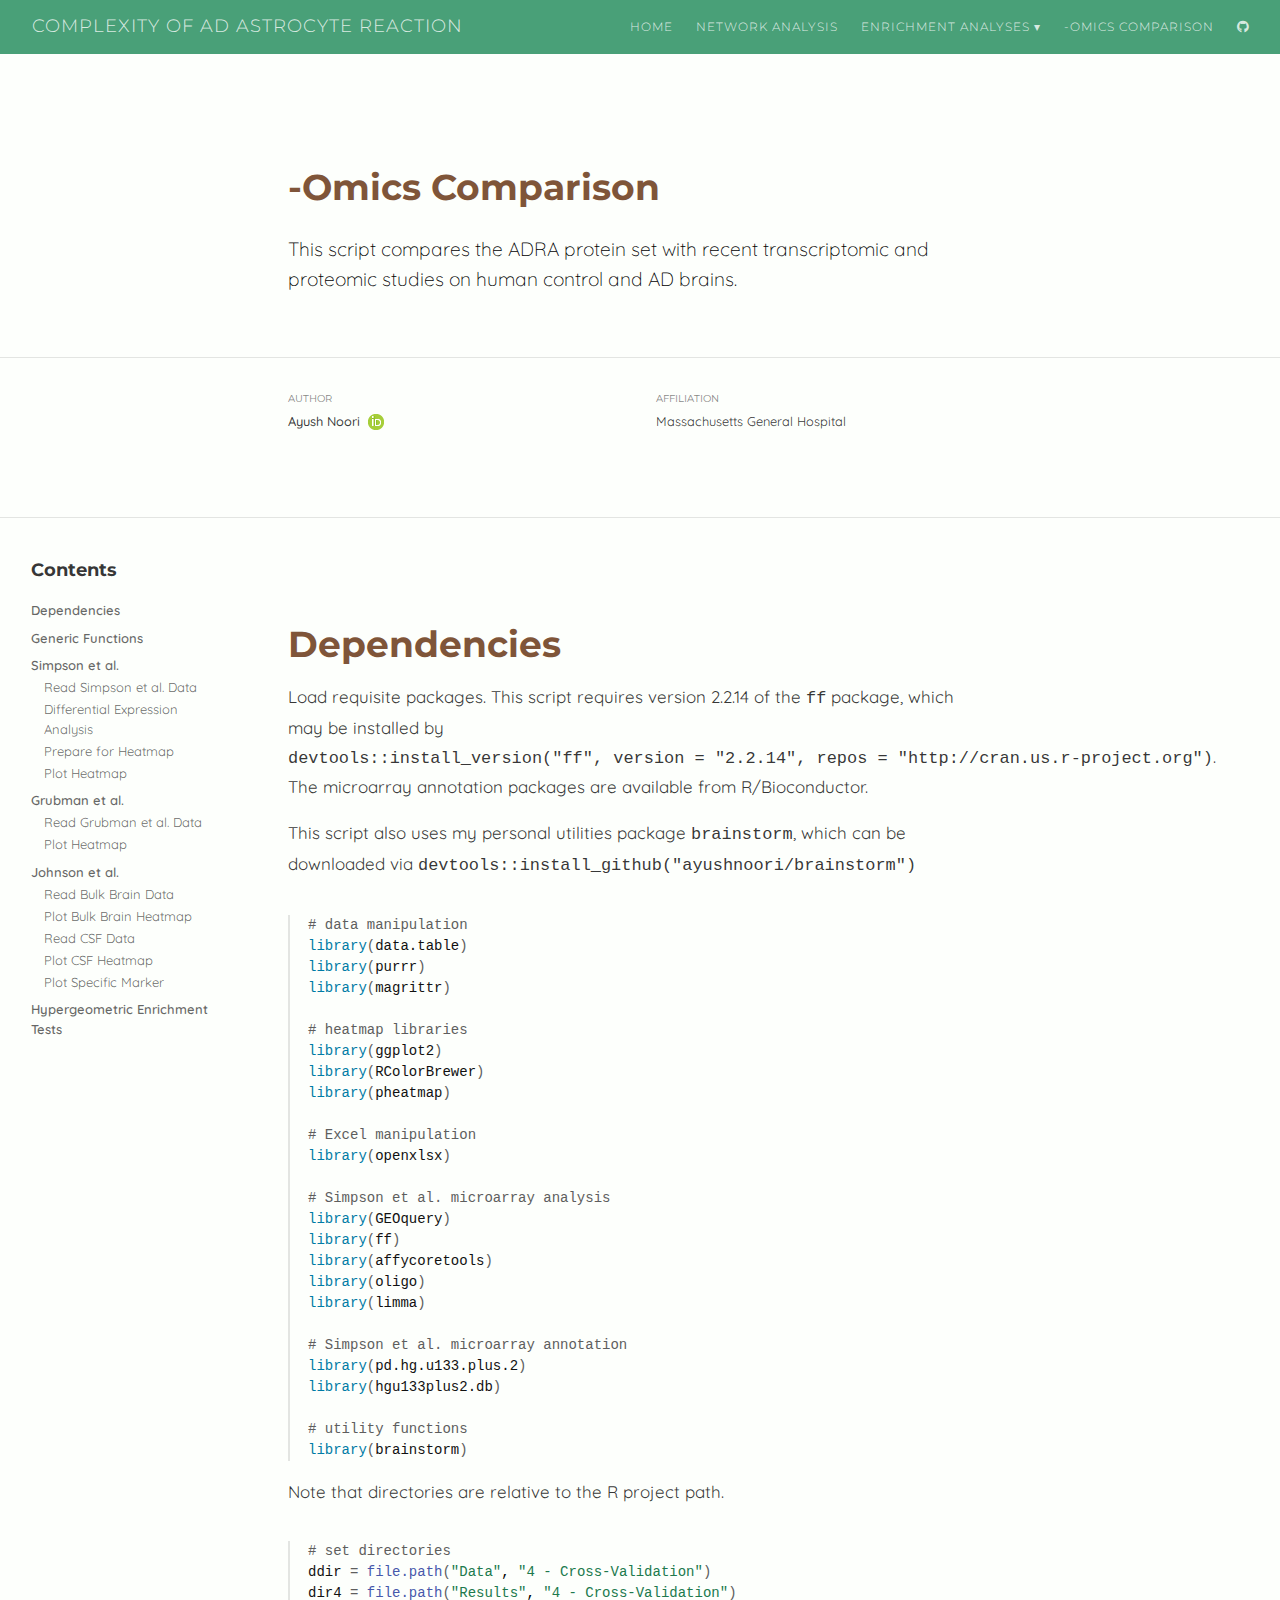
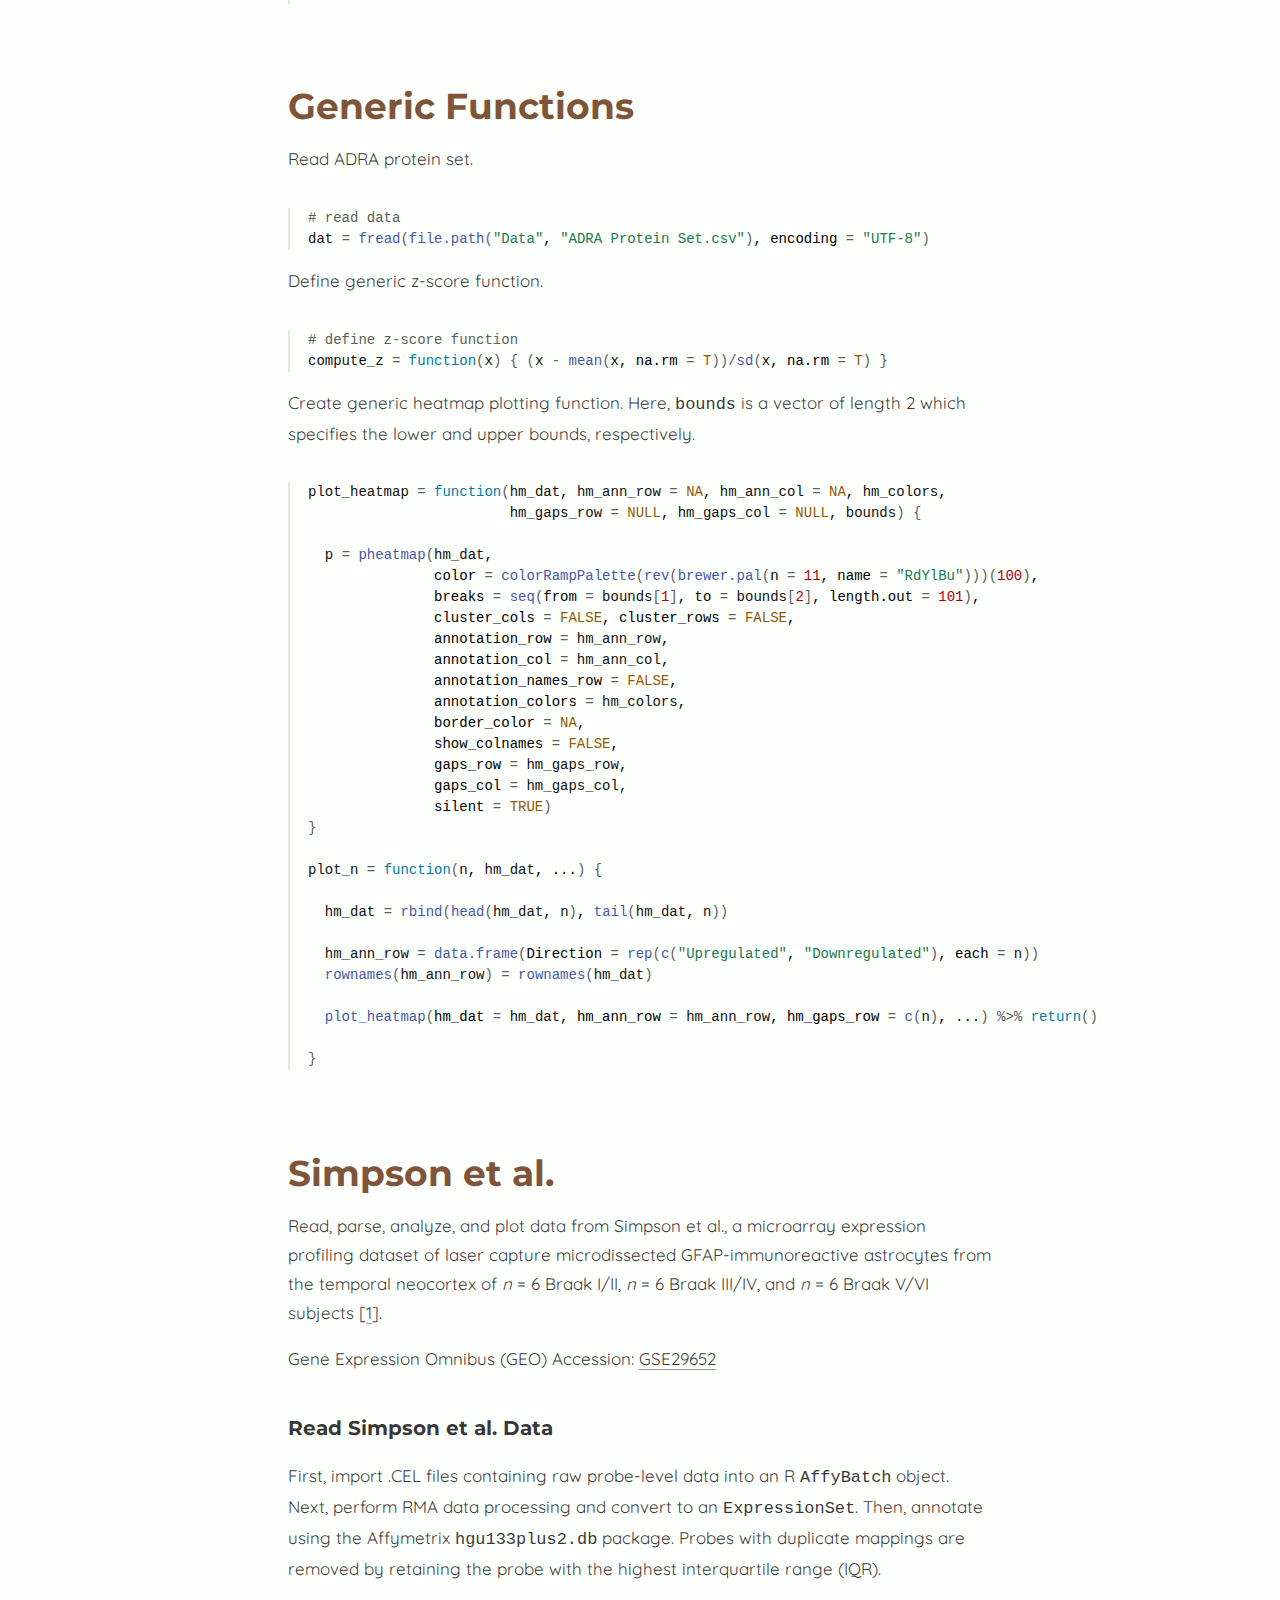
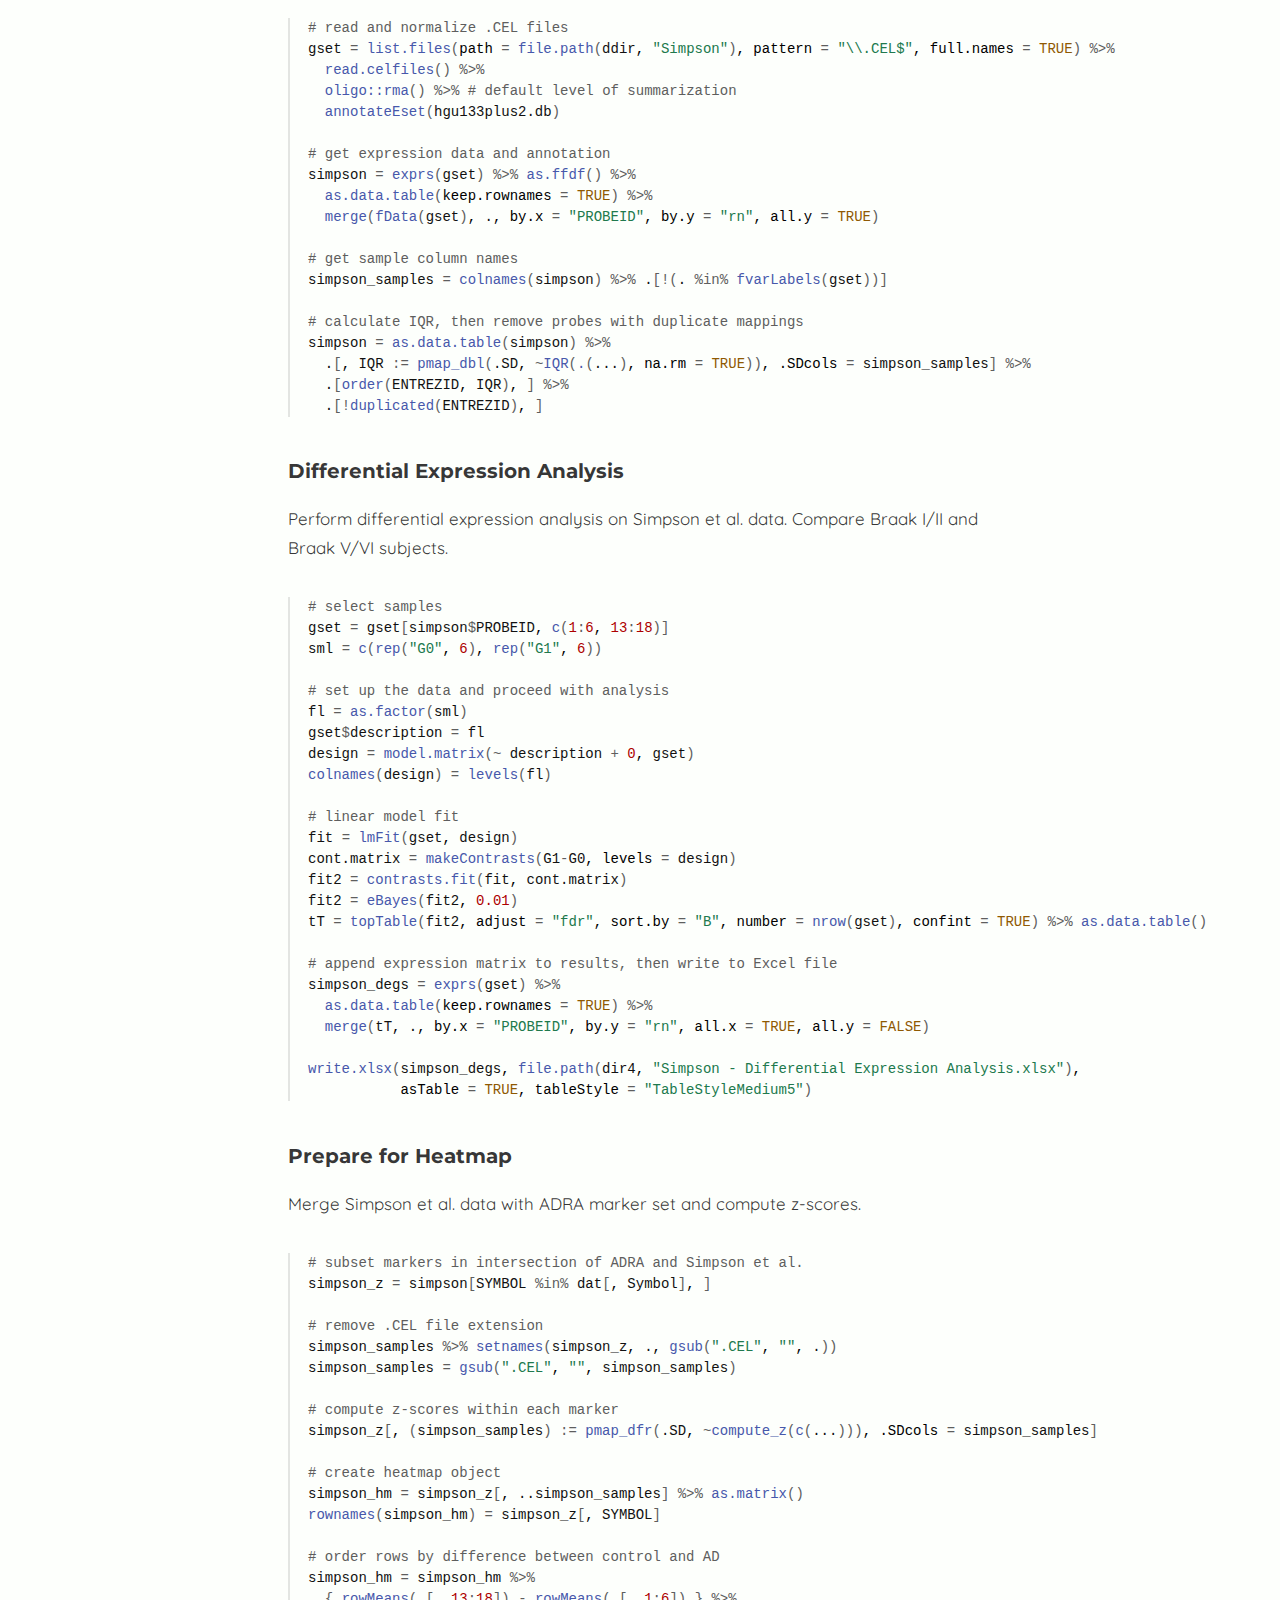
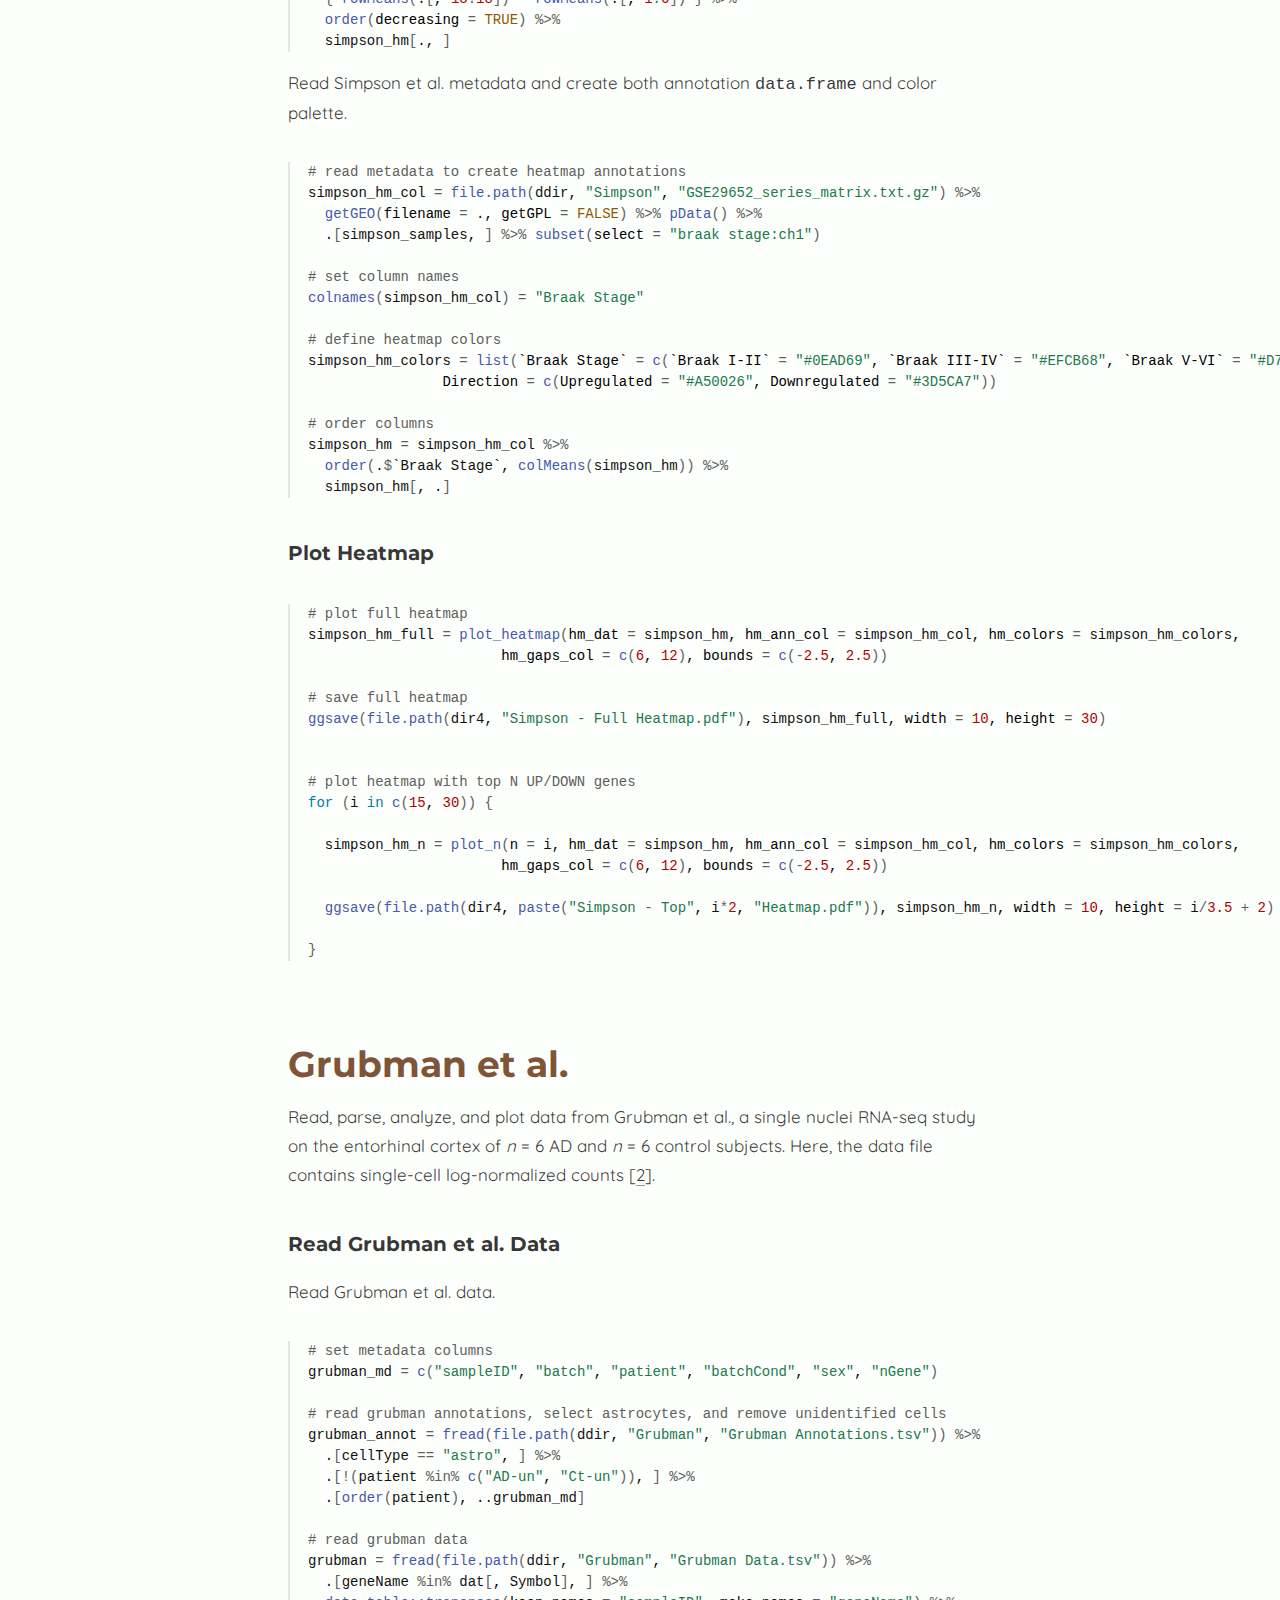
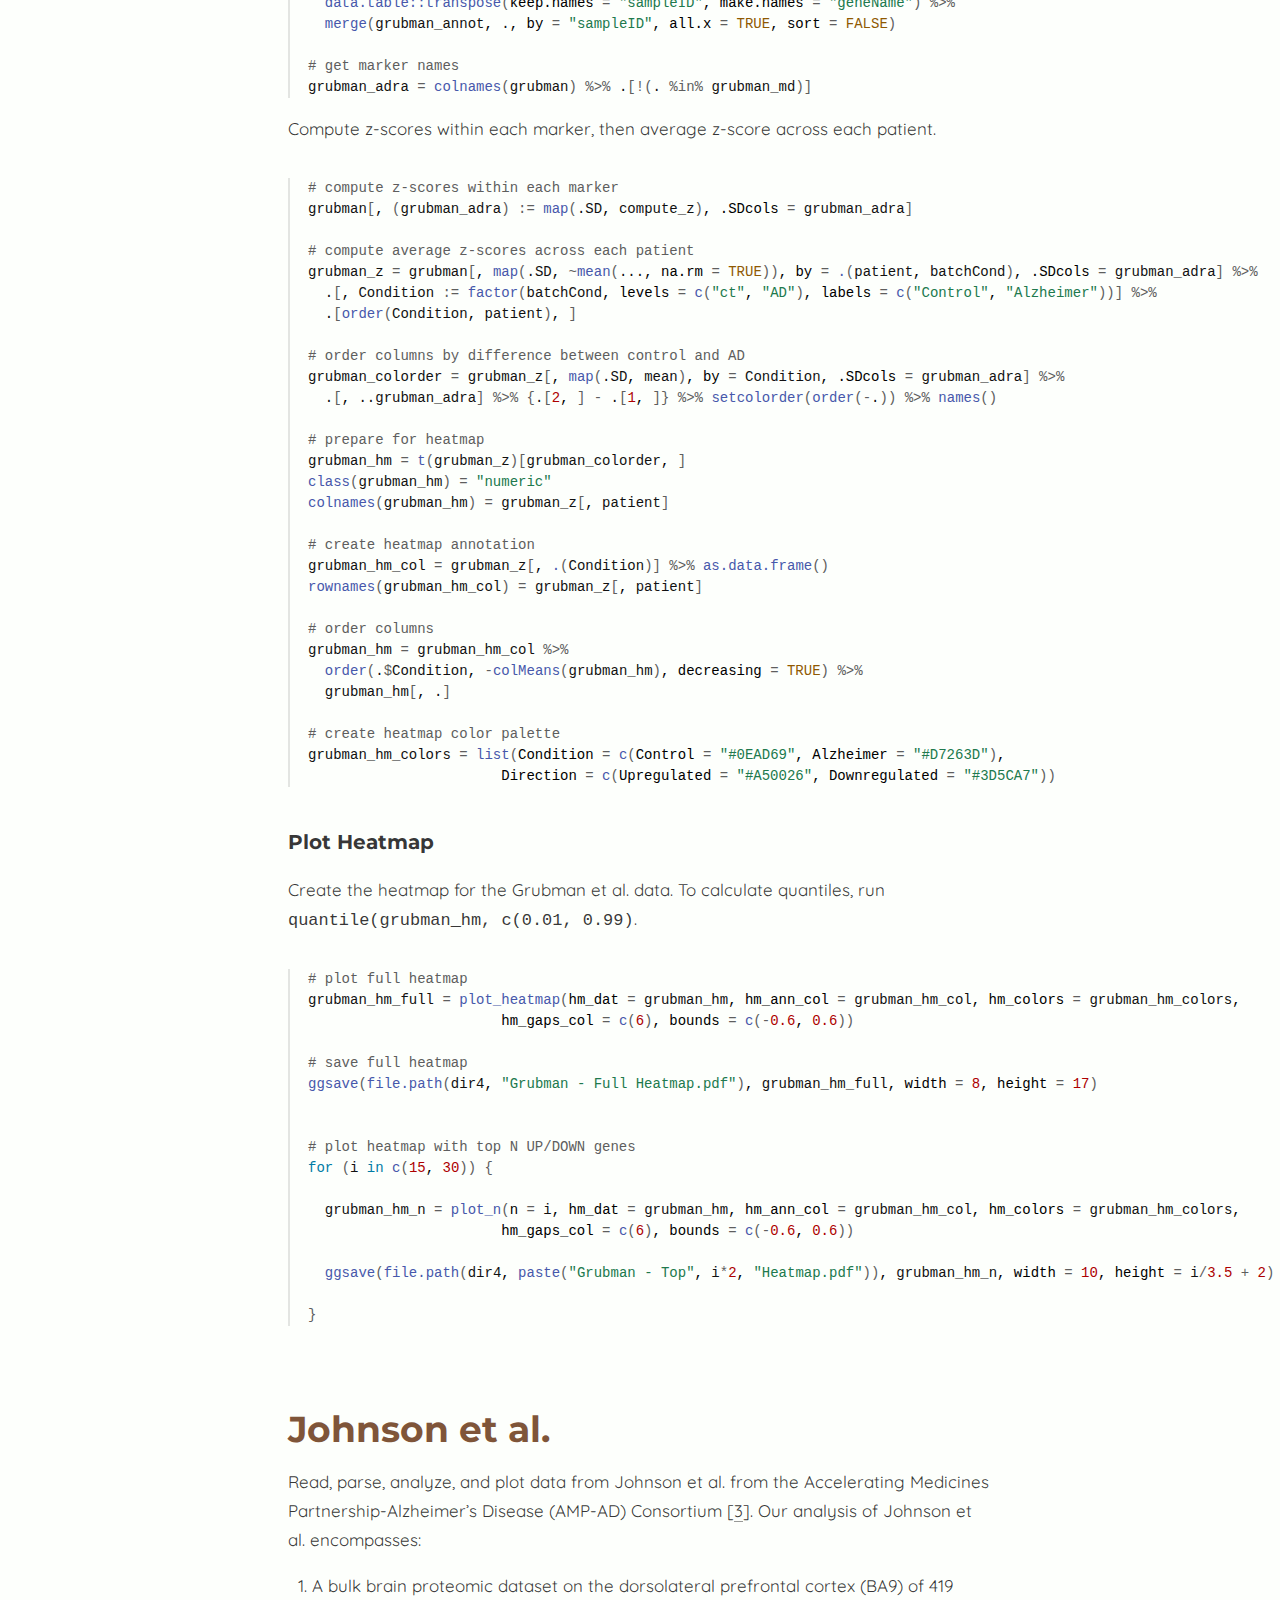
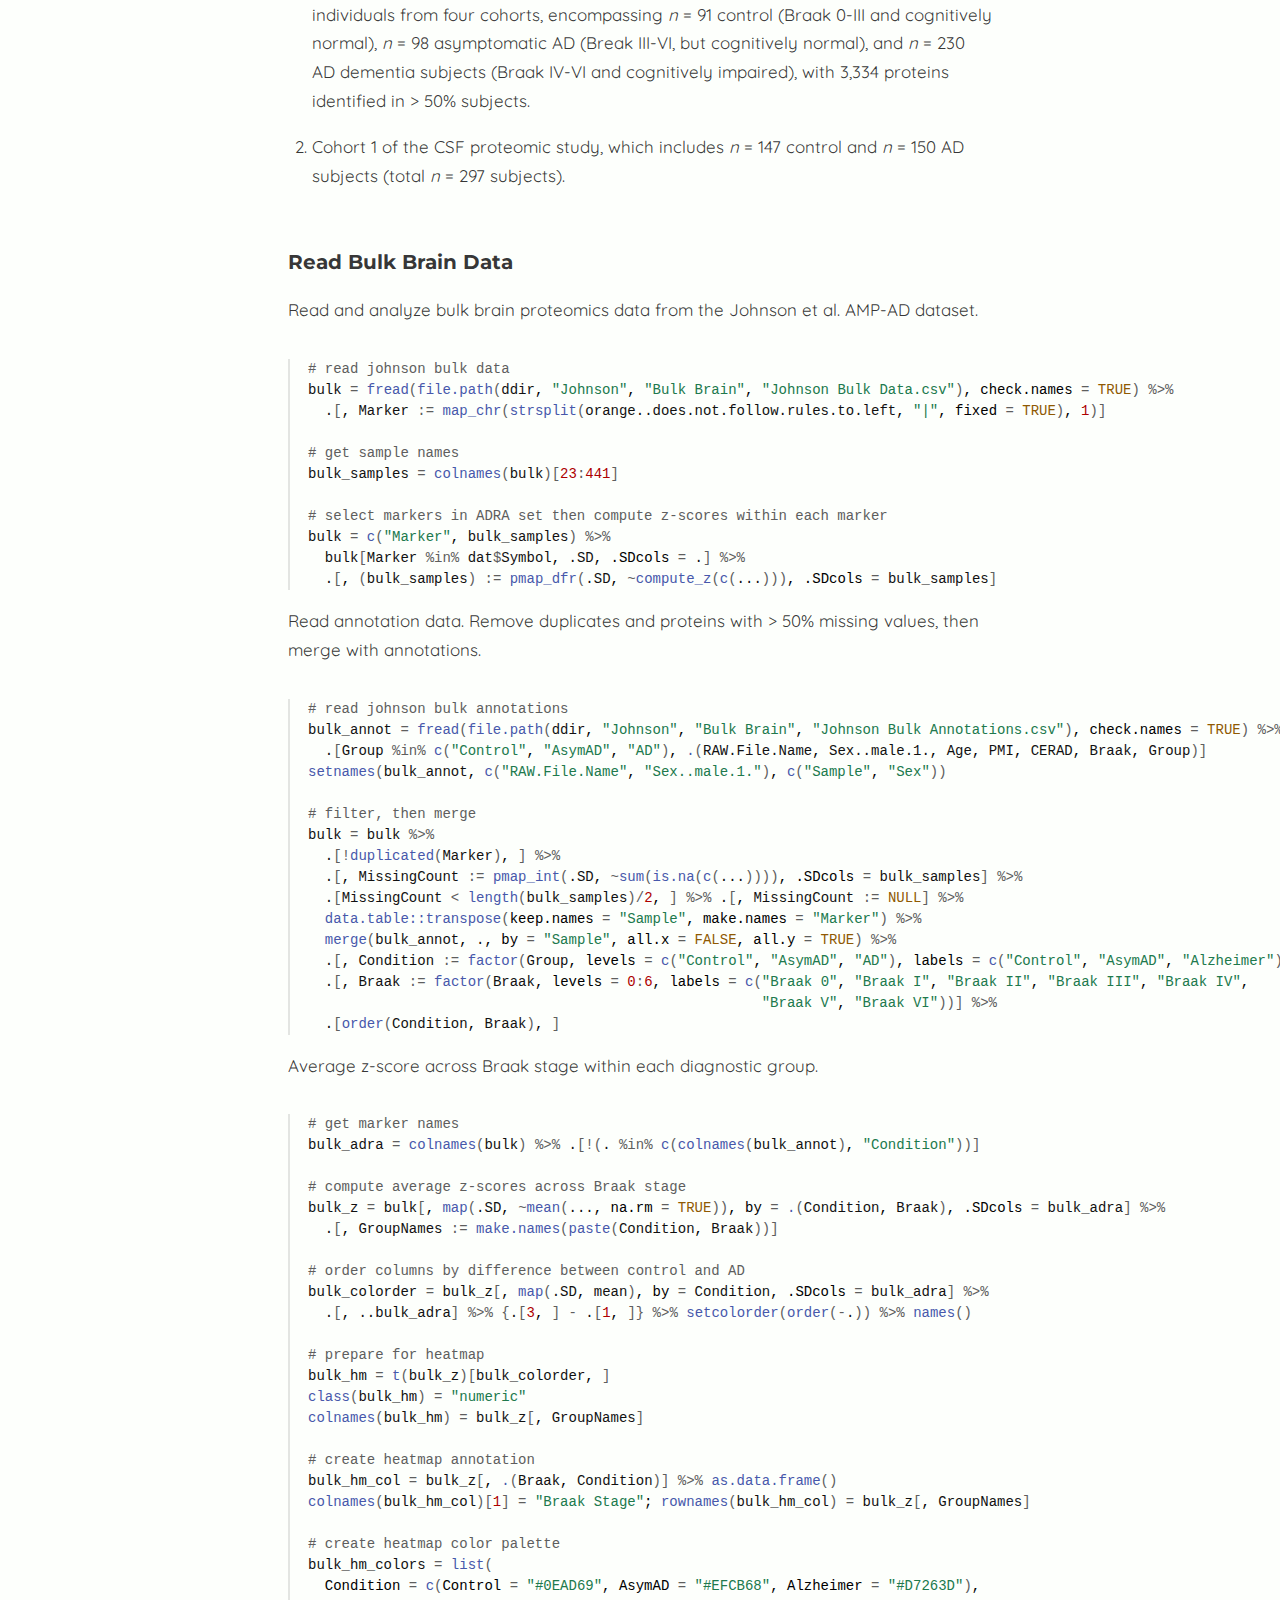
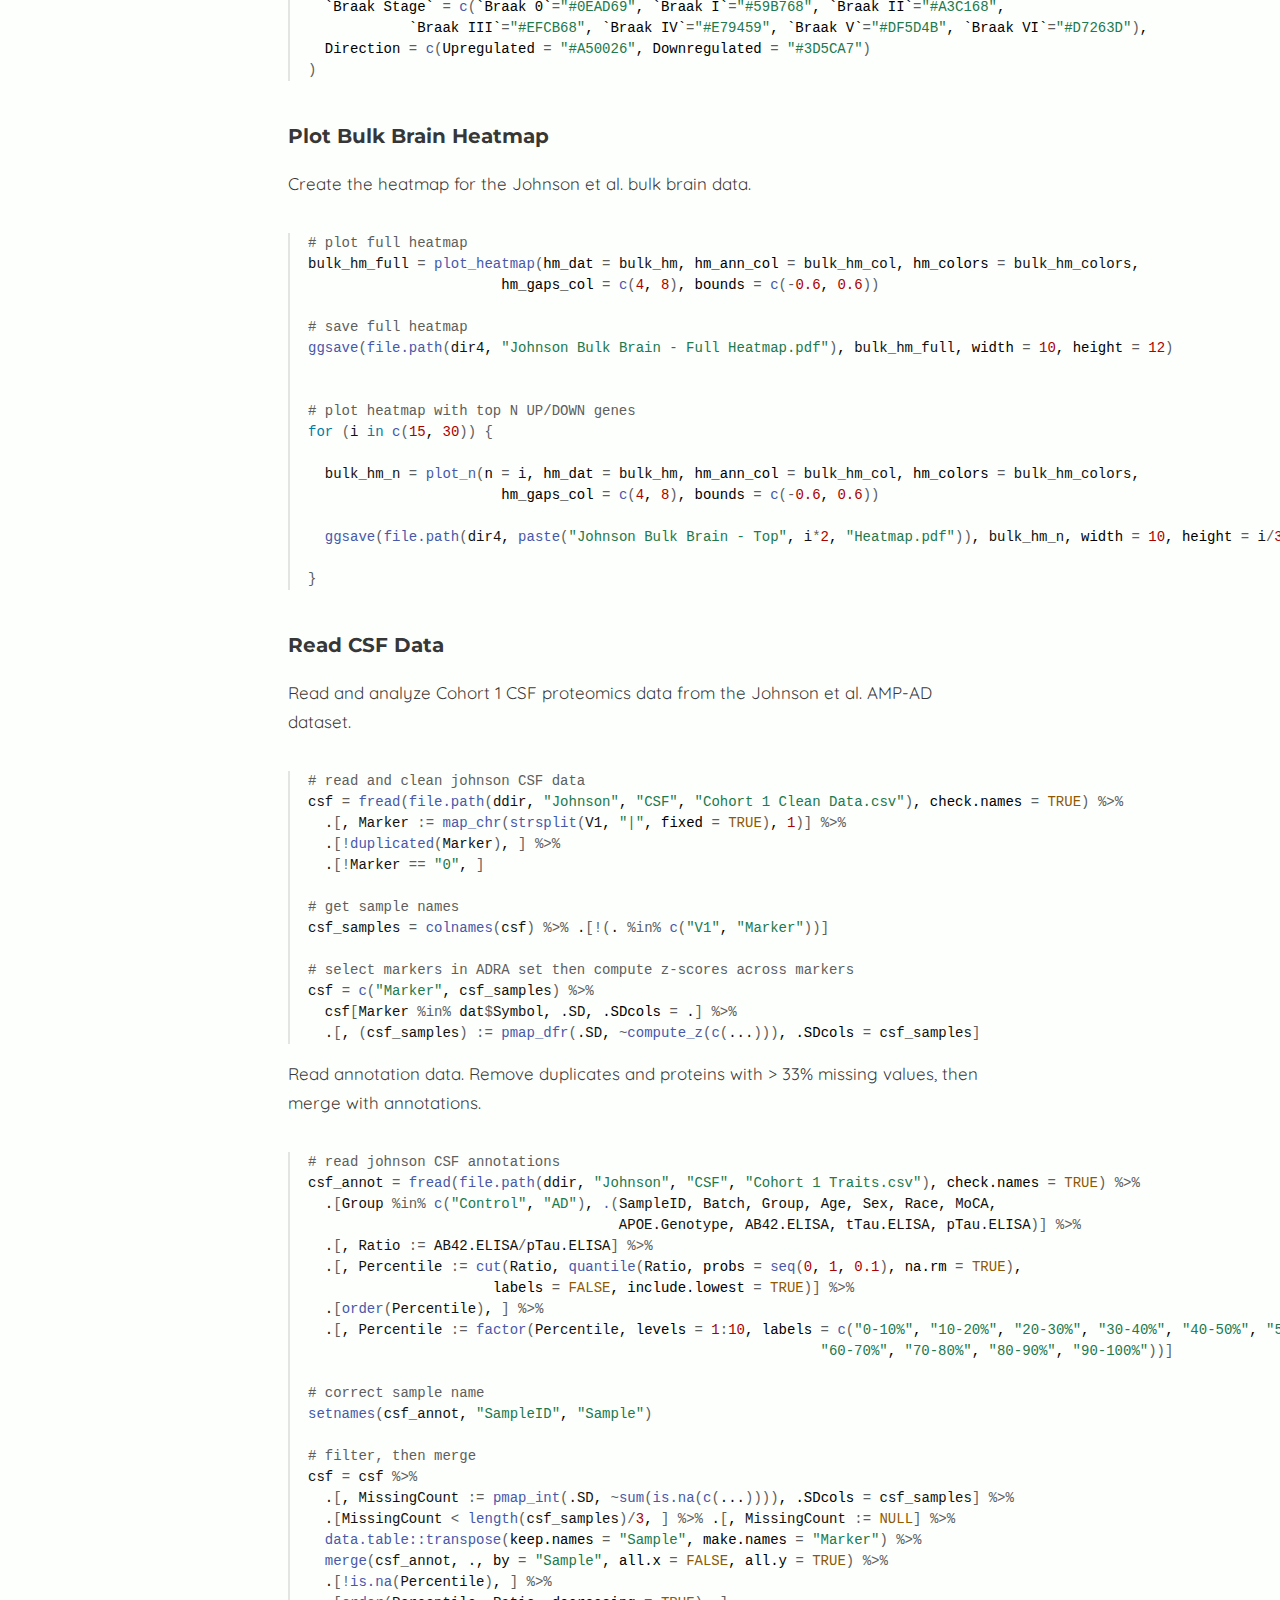
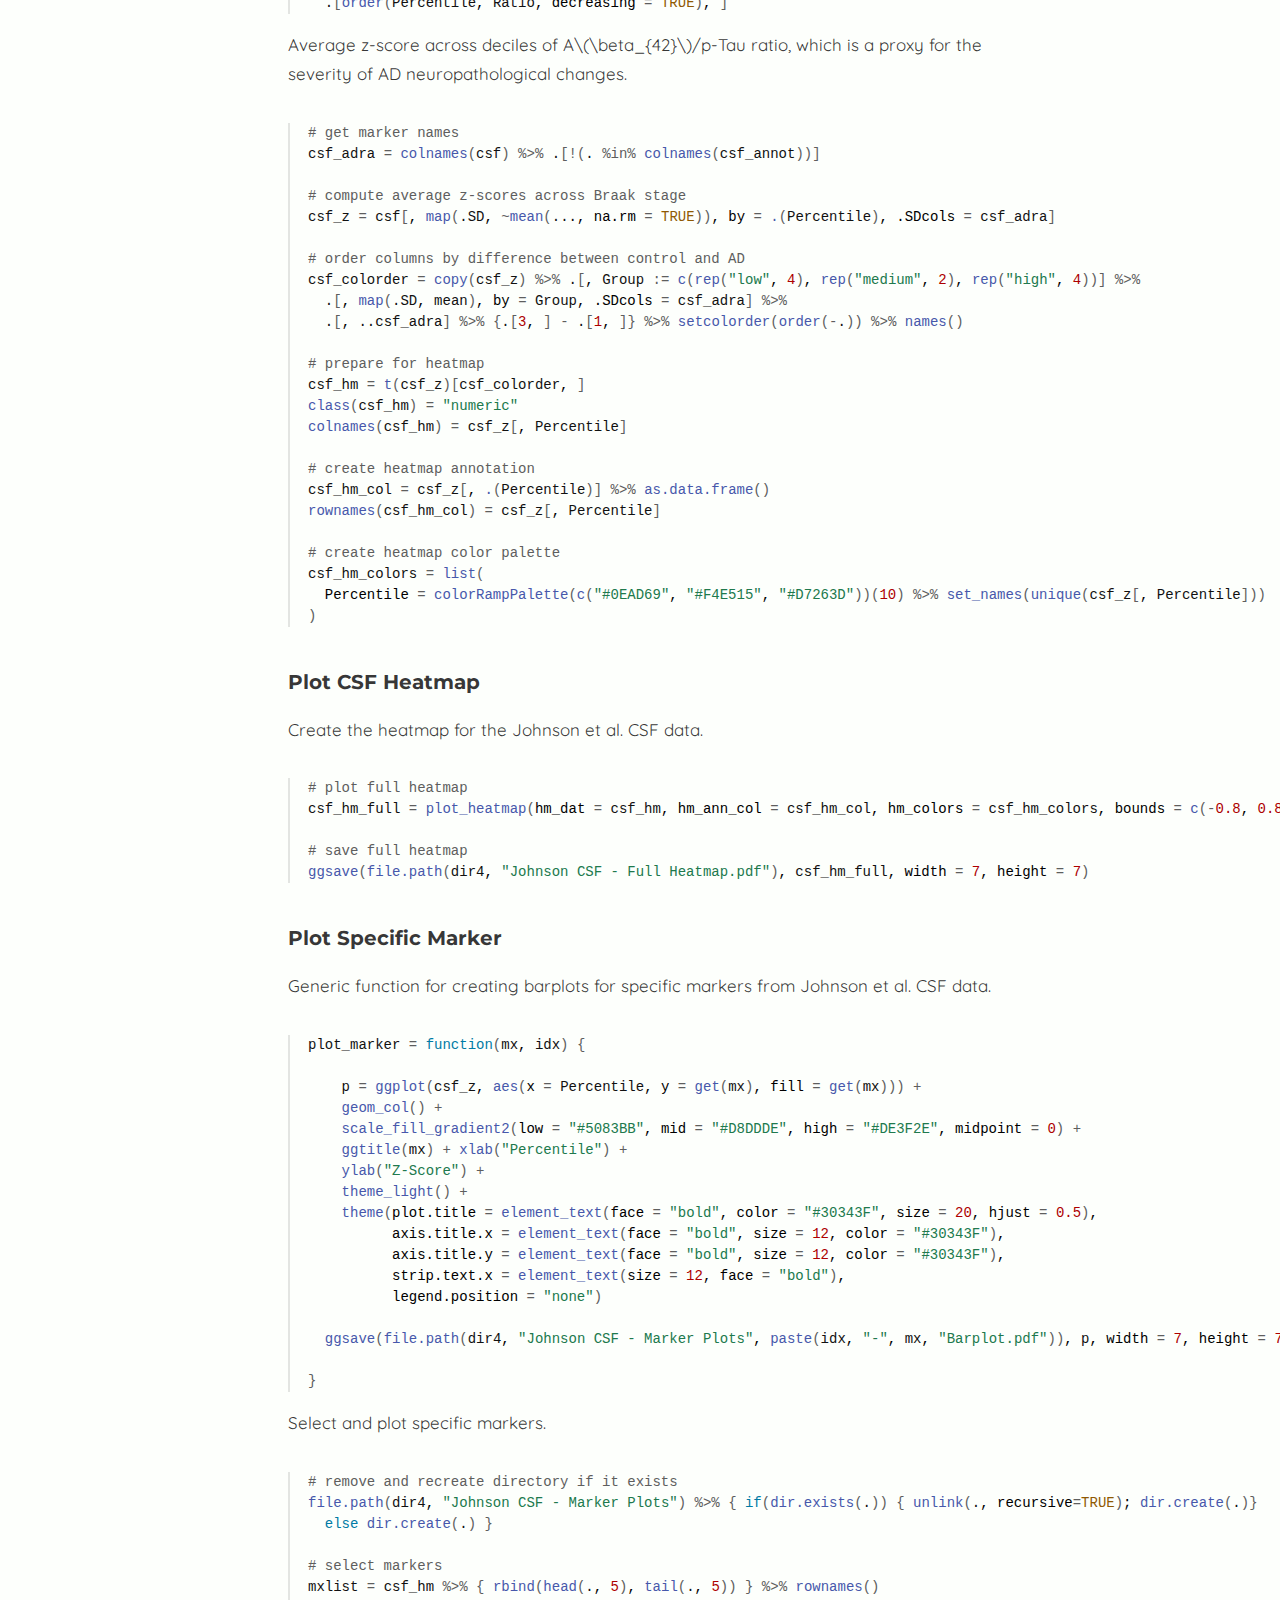
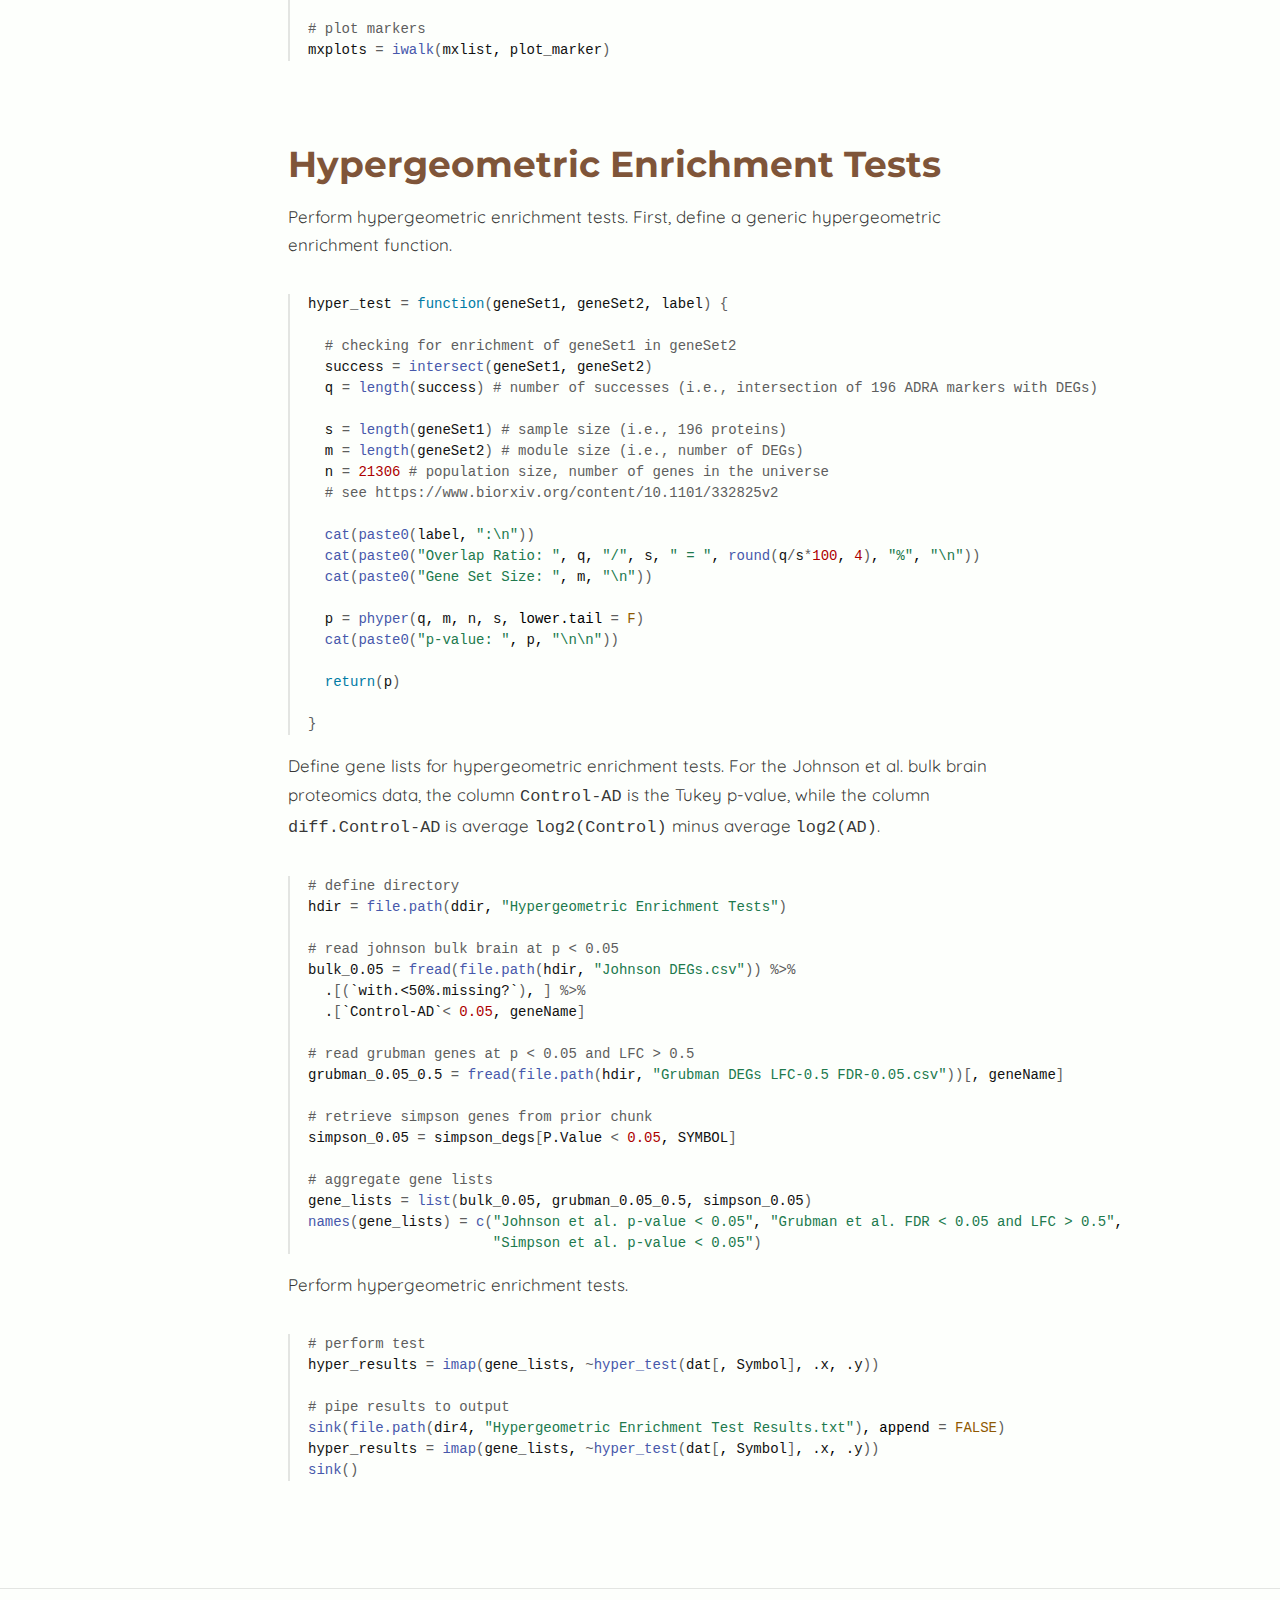
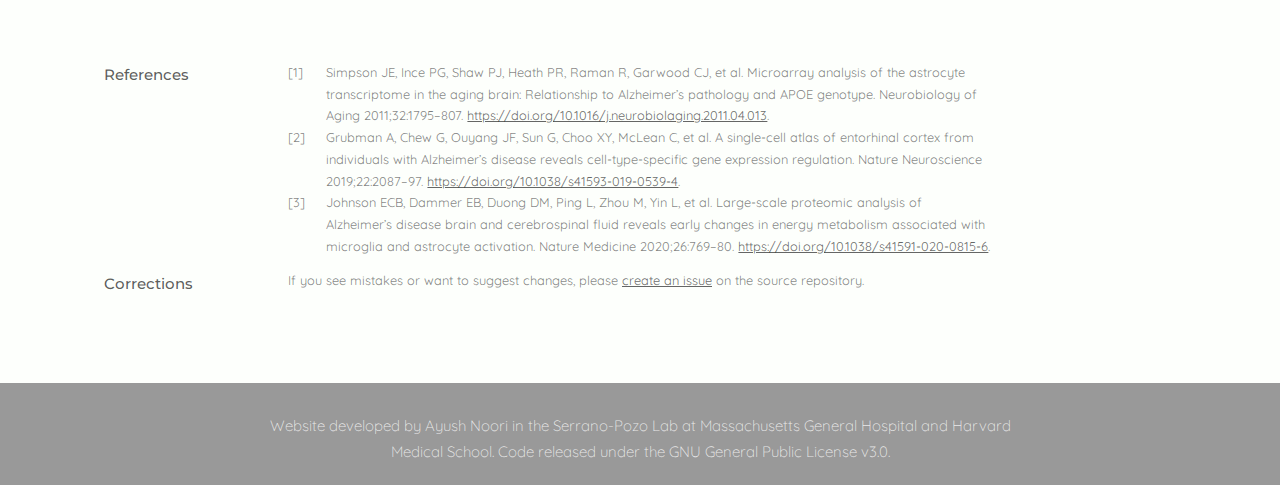
<file: docs/omics-comparison.html>
<!DOCTYPE html>

<html xmlns="http://www.w3.org/1999/xhtml" lang="" xml:lang="">

<head>
  <meta charset="utf-8"/>
  <meta name="viewport" content="width=device-width, initial-scale=1"/>
  <meta http-equiv="X-UA-Compatible" content="IE=Edge,chrome=1"/>
  <meta name="generator" content="distill" />

  <style type="text/css">
  /* Hide doc at startup (prevent jankiness while JS renders/transforms) */
  body {
    visibility: hidden;
  }
  </style>

 <!--radix_placeholder_import_source-->
 <!--/radix_placeholder_import_source-->

<style type="text/css">code{white-space: pre;}</style>
<style type="text/css" data-origin="pandoc">
pre > code.sourceCode { white-space: pre; position: relative; }
pre > code.sourceCode > span { display: inline-block; line-height: 1.25; }
pre > code.sourceCode > span:empty { height: 1.2em; }
.sourceCode { overflow: visible; }
code.sourceCode > span { color: inherit; text-decoration: inherit; }
div.sourceCode { margin: 1em 0; }
pre.sourceCode { margin: 0; }
@media screen {
div.sourceCode { overflow: auto; }
}
@media print {
pre > code.sourceCode { white-space: pre-wrap; }
pre > code.sourceCode > span { text-indent: -5em; padding-left: 5em; }
}
pre.numberSource code
  { counter-reset: source-line 0; }
pre.numberSource code > span
  { position: relative; left: -4em; counter-increment: source-line; }
pre.numberSource code > span > a:first-child::before
  { content: counter(source-line);
    position: relative; left: -1em; text-align: right; vertical-align: baseline;
    border: none; display: inline-block;
    -webkit-touch-callout: none; -webkit-user-select: none;
    -khtml-user-select: none; -moz-user-select: none;
    -ms-user-select: none; user-select: none;
    padding: 0 4px; width: 4em;
    color: #aaaaaa;
  }
pre.numberSource { margin-left: 3em; border-left: 1px solid #aaaaaa;  padding-left: 4px; }
div.sourceCode
  {   }
@media screen {
pre > code.sourceCode > span > a:first-child::before { text-decoration: underline; }
}
code span.al { color: #ad0000; } /* Alert */
code span.an { color: #5e5e5e; } /* Annotation */
code span.at { } /* Attribute */
code span.bn { color: #ad0000; } /* BaseN */
code span.bu { } /* BuiltIn */
code span.cf { color: #007ba5; } /* ControlFlow */
code span.ch { color: #20794d; } /* Char */
code span.cn { color: #8f5902; } /* Constant */
code span.co { color: #5e5e5e; } /* Comment */
code span.cv { color: #5e5e5e; font-style: italic; } /* CommentVar */
code span.do { color: #5e5e5e; font-style: italic; } /* Documentation */
code span.dt { color: #ad0000; } /* DataType */
code span.dv { color: #ad0000; } /* DecVal */
code span.er { color: #ad0000; } /* Error */
code span.ex { } /* Extension */
code span.fl { color: #ad0000; } /* Float */
code span.fu { color: #4758ab; } /* Function */
code span.im { } /* Import */
code span.in { color: #5e5e5e; } /* Information */
code span.kw { color: #007ba5; } /* Keyword */
code span.op { color: #5e5e5e; } /* Operator */
code span.ot { color: #007ba5; } /* Other */
code span.pp { color: #ad0000; } /* Preprocessor */
code span.sc { color: #5e5e5e; } /* SpecialChar */
code span.ss { color: #20794d; } /* SpecialString */
code span.st { color: #20794d; } /* String */
code span.va { color: #111111; } /* Variable */
code span.vs { color: #20794d; } /* VerbatimString */
code span.wa { color: #5e5e5e; font-style: italic; } /* Warning */
</style>

<style>
  div.csl-bib-body { }
  div.csl-entry {
    clear: both;
    }
  .hanging div.csl-entry {
    margin-left:2em;
    text-indent:-2em;
  }
  div.csl-left-margin {
    min-width:2em;
    float:left;
  }
  div.csl-right-inline {
    margin-left:2em;
    padding-left:1em;
  }
  div.csl-indent {
    margin-left: 2em;
  }
</style>

  <!--radix_placeholder_meta_tags-->
  <title>Complexity of AD Astrocyte Reaction: -Omics Comparison</title>

  <meta property="description" itemprop="description" content="This script compares the ADRA protein set with recent transcriptomic and proteomic studies on human control and AD brains."/>

  <link rel="icon" type="image/vnd.microsoft.icon" href="images/favicon.ico"/>

  <meta name="article:author" content="Ayush Noori"/>

  <!--  https://developers.facebook.com/docs/sharing/webmasters#markup -->
  <meta property="og:title" content="Complexity of AD Astrocyte Reaction: -Omics Comparison"/>
  <meta property="og:type" content="article"/>
  <meta property="og:description" content="This script compares the ADRA protein set with recent transcriptomic and proteomic studies on human control and AD brains."/>
  <meta property="og:locale" content="en_US"/>
  <meta property="og:site_name" content="Complexity of AD Astrocyte Reaction"/>

  <!--  https://dev.twitter.com/cards/types/summary -->
  <meta property="twitter:card" content="summary"/>
  <meta property="twitter:title" content="Complexity of AD Astrocyte Reaction: -Omics Comparison"/>
  <meta property="twitter:description" content="This script compares the ADRA protein set with recent transcriptomic and proteomic studies on human control and AD brains."/>

  <!--/radix_placeholder_meta_tags-->
  
  <meta name="citation_reference" content="citation_title=A single-cell atlas of entorhinal cortex from individuals with Alzheimerâ€™s disease reveals cell-type-specific gene expression regulation;citation_publication_date=2019;citation_volume=22;citation_doi=10.1038/s41593-019-0539-4;citation_issn=1546-1726;citation_author=Alexandra Grubman;citation_author=Gabriel Chew;citation_author=John F. Ouyang;citation_author=Guizhi Sun;citation_author=Xin Yi Choo;citation_author=Catriona McLean;citation_author=Rebecca K. Simmons;citation_author=Sam Buckberry;citation_author=Dulce B. Vargas-Landin;citation_author=Daniel Poppe;citation_author=Jahnvi Pflueger;citation_author=Ryan Lister;citation_author=Owen J. L. Rackham;citation_author=Enrico Petretto;citation_author=Jose M. Polo"/>
  <!--radix_placeholder_rmarkdown_metadata-->

  <script type="text/json" id="radix-rmarkdown-metadata">
  {"type":"list","attributes":{"names":{"type":"character","attributes":{},"value":["title","description","bibliography","csl","author","output"]}},"value":[{"type":"character","attributes":{},"value":["-Omics Comparison"]},{"type":"character","attributes":{},"value":["This script compares the ADRA protein set with recent transcriptomic and proteomic studies on human control and AD brains.\n"]},{"type":"character","attributes":{},"value":["astrocyte-review-bibliography.bib"]},{"type":"character","attributes":{},"value":["https://www.zotero.org/styles/elsevier-vancouver"]},{"type":"list","attributes":{},"value":[{"type":"list","attributes":{"names":{"type":"character","attributes":{},"value":["first_name","last_name","url","affiliation","affiliation_url","orcid_id"]}},"value":[{"type":"character","attributes":{},"value":["Ayush"]},{"type":"character","attributes":{},"value":["Noori"]},{"type":"character","attributes":{},"value":["https://www.github.com/ayushnoori"]},{"type":"character","attributes":{},"value":["Massachusetts General Hospital"]},{"type":"character","attributes":{},"value":["https://www.serranopozolab.com"]},{"type":"character","attributes":{},"value":["0000-0003-1420-1236"]}]}]},{"type":"list","attributes":{"names":{"type":"character","attributes":{},"value":["distill::distill_article"]}},"value":[{"type":"list","attributes":{"names":{"type":"character","attributes":{},"value":["toc"]}},"value":[{"type":"logical","attributes":{},"value":[true]}]}]}]}
  </script>
  <!--/radix_placeholder_rmarkdown_metadata-->
  <!--radix_placeholder_navigation_in_header-->
  <meta name="distill:offset" content=""/>

  <script type="application/javascript">

    window.headroom_prevent_pin = false;

    window.document.addEventListener("DOMContentLoaded", function (event) {

      // initialize headroom for banner
      var header = $('header').get(0);
      var headerHeight = header.offsetHeight;
      var headroom = new Headroom(header, {
        tolerance: 5,
        onPin : function() {
          if (window.headroom_prevent_pin) {
            window.headroom_prevent_pin = false;
            headroom.unpin();
          }
        }
      });
      headroom.init();
      if(window.location.hash)
        headroom.unpin();
      $(header).addClass('headroom--transition');

      // offset scroll location for banner on hash change
      // (see: https://github.com/WickyNilliams/headroom.js/issues/38)
      window.addEventListener("hashchange", function(event) {
        window.scrollTo(0, window.pageYOffset - (headerHeight + 25));
      });

      // responsive menu
      $('.distill-site-header').each(function(i, val) {
        var topnav = $(this);
        var toggle = topnav.find('.nav-toggle');
        toggle.on('click', function() {
          topnav.toggleClass('responsive');
        });
      });

      // nav dropdowns
      $('.nav-dropbtn').click(function(e) {
        $(this).next('.nav-dropdown-content').toggleClass('nav-dropdown-active');
        $(this).parent().siblings('.nav-dropdown')
           .children('.nav-dropdown-content').removeClass('nav-dropdown-active');
      });
      $("body").click(function(e){
        $('.nav-dropdown-content').removeClass('nav-dropdown-active');
      });
      $(".nav-dropdown").click(function(e){
        e.stopPropagation();
      });
    });
  </script>

  <style type="text/css">

  /* Theme (user-documented overrideables for nav appearance) */

  .distill-site-nav {
    color: rgba(255, 255, 255, 0.8);
    background-color: #0F2E3D;
    font-size: 15px;
    font-weight: 300;
  }

  .distill-site-nav a {
    color: inherit;
    text-decoration: none;
  }

  .distill-site-nav a:hover {
    color: white;
  }

  @media print {
    .distill-site-nav {
      display: none;
    }
  }

  .distill-site-header {

  }

  .distill-site-footer {

  }


  /* Site Header */

  .distill-site-header {
    width: 100%;
    box-sizing: border-box;
    z-index: 3;
  }

  .distill-site-header .nav-left {
    display: inline-block;
    margin-left: 8px;
  }

  @media screen and (max-width: 768px) {
    .distill-site-header .nav-left {
      margin-left: 0;
    }
  }


  .distill-site-header .nav-right {
    float: right;
    margin-right: 8px;
  }

  .distill-site-header a,
  .distill-site-header .title {
    display: inline-block;
    text-align: center;
    padding: 14px 10px 14px 10px;
  }

  .distill-site-header .title {
    font-size: 18px;
    min-width: 150px;
  }

  .distill-site-header .logo {
    padding: 0;
  }

  .distill-site-header .logo img {
    display: none;
    max-height: 20px;
    width: auto;
    margin-bottom: -4px;
  }

  .distill-site-header .nav-image img {
    max-height: 18px;
    width: auto;
    display: inline-block;
    margin-bottom: -3px;
  }



  @media screen and (min-width: 1000px) {
    .distill-site-header .logo img {
      display: inline-block;
    }
    .distill-site-header .nav-left {
      margin-left: 20px;
    }
    .distill-site-header .nav-right {
      margin-right: 20px;
    }
    .distill-site-header .title {
      padding-left: 12px;
    }
  }


  .distill-site-header .nav-toggle {
    display: none;
  }

  .nav-dropdown {
    display: inline-block;
    position: relative;
  }

  .nav-dropdown .nav-dropbtn {
    border: none;
    outline: none;
    color: rgba(255, 255, 255, 0.8);
    padding: 16px 10px;
    background-color: transparent;
    font-family: inherit;
    font-size: inherit;
    font-weight: inherit;
    margin: 0;
    margin-top: 1px;
    z-index: 2;
  }

  .nav-dropdown-content {
    display: none;
    position: absolute;
    background-color: white;
    min-width: 200px;
    border: 1px solid rgba(0,0,0,0.15);
    border-radius: 4px;
    box-shadow: 0px 8px 16px 0px rgba(0,0,0,0.1);
    z-index: 1;
    margin-top: 2px;
    white-space: nowrap;
    padding-top: 4px;
    padding-bottom: 4px;
  }

  .nav-dropdown-content hr {
    margin-top: 4px;
    margin-bottom: 4px;
    border: none;
    border-bottom: 1px solid rgba(0, 0, 0, 0.1);
  }

  .nav-dropdown-active {
    display: block;
  }

  .nav-dropdown-content a, .nav-dropdown-content .nav-dropdown-header {
    color: black;
    padding: 6px 24px;
    text-decoration: none;
    display: block;
    text-align: left;
  }

  .nav-dropdown-content .nav-dropdown-header {
    display: block;
    padding: 5px 24px;
    padding-bottom: 0;
    text-transform: uppercase;
    font-size: 14px;
    color: #999999;
    white-space: nowrap;
  }

  .nav-dropdown:hover .nav-dropbtn {
    color: white;
  }

  .nav-dropdown-content a:hover {
    background-color: #ddd;
    color: black;
  }

  .nav-right .nav-dropdown-content {
    margin-left: -45%;
    right: 0;
  }

  @media screen and (max-width: 768px) {
    .distill-site-header a, .distill-site-header .nav-dropdown  {display: none;}
    .distill-site-header a.nav-toggle {
      float: right;
      display: block;
    }
    .distill-site-header .title {
      margin-left: 0;
    }
    .distill-site-header .nav-right {
      margin-right: 0;
    }
    .distill-site-header {
      overflow: hidden;
    }
    .nav-right .nav-dropdown-content {
      margin-left: 0;
    }
  }


  @media screen and (max-width: 768px) {
    .distill-site-header.responsive {position: relative; min-height: 500px; }
    .distill-site-header.responsive a.nav-toggle {
      position: absolute;
      right: 0;
      top: 0;
    }
    .distill-site-header.responsive a,
    .distill-site-header.responsive .nav-dropdown {
      display: block;
      text-align: left;
    }
    .distill-site-header.responsive .nav-left,
    .distill-site-header.responsive .nav-right {
      width: 100%;
    }
    .distill-site-header.responsive .nav-dropdown {float: none;}
    .distill-site-header.responsive .nav-dropdown-content {position: relative;}
    .distill-site-header.responsive .nav-dropdown .nav-dropbtn {
      display: block;
      width: 100%;
      text-align: left;
    }
  }

  /* Site Footer */

  .distill-site-footer {
    width: 100%;
    overflow: hidden;
    box-sizing: border-box;
    z-index: 3;
    margin-top: 30px;
    padding-top: 30px;
    padding-bottom: 30px;
    text-align: center;
  }

  /* Headroom */

  d-title {
    padding-top: 6rem;
  }

  @media print {
    d-title {
      padding-top: 4rem;
    }
  }

  .headroom {
    z-index: 1000;
    position: fixed;
    top: 0;
    left: 0;
    right: 0;
  }

  .headroom--transition {
    transition: all .4s ease-in-out;
  }

  .headroom--unpinned {
    top: -100px;
  }

  .headroom--pinned {
    top: 0;
  }

  /* adjust viewport for navbar height */
  /* helps vertically center bootstrap (non-distill) content */
  .min-vh-100 {
    min-height: calc(100vh - 100px) !important;
  }

  </style>

  <script src="site_libs/jquery-1.11.3/jquery.min.js"></script>
  <link href="site_libs/font-awesome-5.1.0/css/all.css" rel="stylesheet"/>
  <link href="site_libs/font-awesome-5.1.0/css/v4-shims.css" rel="stylesheet"/>
  <script src="site_libs/headroom-0.9.4/headroom.min.js"></script>
  <!--/radix_placeholder_navigation_in_header-->
  <!--radix_placeholder_distill-->

  <style type="text/css">

  body {
    background-color: white;
  }

  .pandoc-table {
    width: 100%;
  }

  .pandoc-table>caption {
    margin-bottom: 10px;
  }

  .pandoc-table th:not([align]) {
    text-align: left;
  }

  .pagedtable-footer {
    font-size: 15px;
  }

  d-byline .byline {
    grid-template-columns: 2fr 2fr;
  }

  d-byline .byline h3 {
    margin-block-start: 1.5em;
  }

  d-byline .byline .authors-affiliations h3 {
    margin-block-start: 0.5em;
  }

  .authors-affiliations .orcid-id {
    width: 16px;
    height:16px;
    margin-left: 4px;
    margin-right: 4px;
    vertical-align: middle;
    padding-bottom: 2px;
  }

  d-title .dt-tags {
    margin-top: 1em;
    grid-column: text;
  }

  .dt-tags .dt-tag {
    text-decoration: none;
    display: inline-block;
    color: rgba(0,0,0,0.6);
    padding: 0em 0.4em;
    margin-right: 0.5em;
    margin-bottom: 0.4em;
    font-size: 70%;
    border: 1px solid rgba(0,0,0,0.2);
    border-radius: 3px;
    text-transform: uppercase;
    font-weight: 500;
  }

  d-article table.gt_table td,
  d-article table.gt_table th {
    border-bottom: none;
  }

  .html-widget {
    margin-bottom: 2.0em;
  }

  .l-screen-inset {
    padding-right: 16px;
  }

  .l-screen .caption {
    margin-left: 10px;
  }

  .shaded {
    background: rgb(247, 247, 247);
    padding-top: 20px;
    padding-bottom: 20px;
    border-top: 1px solid rgba(0, 0, 0, 0.1);
    border-bottom: 1px solid rgba(0, 0, 0, 0.1);
  }

  .shaded .html-widget {
    margin-bottom: 0;
    border: 1px solid rgba(0, 0, 0, 0.1);
  }

  .shaded .shaded-content {
    background: white;
  }

  .text-output {
    margin-top: 0;
    line-height: 1.5em;
  }

  .hidden {
    display: none !important;
  }

  d-article {
    padding-top: 2.5rem;
    padding-bottom: 30px;
  }

  d-appendix {
    padding-top: 30px;
  }

  d-article>p>img {
    width: 100%;
  }

  d-article h2 {
    margin: 1rem 0 1.5rem 0;
  }

  d-article h3 {
    margin-top: 1.5rem;
  }

  d-article iframe {
    border: 1px solid rgba(0, 0, 0, 0.1);
    margin-bottom: 2.0em;
    width: 100%;
  }

  /* Tweak code blocks */

  d-article div.sourceCode code,
  d-article pre code {
    font-family: Consolas, Monaco, 'Andale Mono', 'Ubuntu Mono', monospace;
  }

  d-article pre,
  d-article div.sourceCode,
  d-article div.sourceCode pre {
    overflow: auto;
  }

  d-article div.sourceCode {
    background-color: white;
  }

  d-article div.sourceCode pre {
    padding-left: 10px;
    font-size: 12px;
    border-left: 2px solid rgba(0,0,0,0.1);
  }

  d-article pre {
    font-size: 12px;
    color: black;
    background: none;
    margin-top: 0;
    text-align: left;
    white-space: pre;
    word-spacing: normal;
    word-break: normal;
    word-wrap: normal;
    line-height: 1.5;

    -moz-tab-size: 4;
    -o-tab-size: 4;
    tab-size: 4;

    -webkit-hyphens: none;
    -moz-hyphens: none;
    -ms-hyphens: none;
    hyphens: none;
  }

  d-article pre a {
    border-bottom: none;
  }

  d-article pre a:hover {
    border-bottom: none;
    text-decoration: underline;
  }

  d-article details {
    grid-column: text;
    margin-bottom: 0.8em;
  }

  @media(min-width: 768px) {

  d-article pre,
  d-article div.sourceCode,
  d-article div.sourceCode pre {
    overflow: visible !important;
  }

  d-article div.sourceCode pre {
    padding-left: 18px;
    font-size: 14px;
  }

  d-article pre {
    font-size: 14px;
  }

  }

  figure img.external {
    background: white;
    border: 1px solid rgba(0, 0, 0, 0.1);
    box-shadow: 0 1px 8px rgba(0, 0, 0, 0.1);
    padding: 18px;
    box-sizing: border-box;
  }

  /* CSS for d-contents */

  .d-contents {
    grid-column: text;
    color: rgba(0,0,0,0.8);
    font-size: 0.9em;
    padding-bottom: 1em;
    margin-bottom: 1em;
    padding-bottom: 0.5em;
    margin-bottom: 1em;
    padding-left: 0.25em;
    justify-self: start;
  }

  @media(min-width: 1000px) {
    .d-contents.d-contents-float {
      height: 0;
      grid-column-start: 1;
      grid-column-end: 4;
      justify-self: center;
      padding-right: 3em;
      padding-left: 2em;
    }
  }

  .d-contents nav h3 {
    font-size: 18px;
    margin-top: 0;
    margin-bottom: 1em;
  }

  .d-contents li {
    list-style-type: none
  }

  .d-contents nav > ul {
    padding-left: 0;
  }

  .d-contents ul {
    padding-left: 1em
  }

  .d-contents nav ul li {
    margin-top: 0.6em;
    margin-bottom: 0.2em;
  }

  .d-contents nav a {
    font-size: 13px;
    border-bottom: none;
    text-decoration: none
    color: rgba(0, 0, 0, 0.8);
  }

  .d-contents nav a:hover {
    text-decoration: underline solid rgba(0, 0, 0, 0.6)
  }

  .d-contents nav > ul > li > a {
    font-weight: 600;
  }

  .d-contents nav > ul > li > ul {
    font-weight: inherit;
  }

  .d-contents nav > ul > li > ul > li {
    margin-top: 0.2em;
  }


  .d-contents nav ul {
    margin-top: 0;
    margin-bottom: 0.25em;
  }

  .d-article-with-toc h2:nth-child(2) {
    margin-top: 0;
  }


  /* Figure */

  .figure {
    position: relative;
    margin-bottom: 2.5em;
    margin-top: 1.5em;
  }

  .figure img {
    width: 100%;
  }

  .figure .caption {
    color: rgba(0, 0, 0, 0.6);
    font-size: 12px;
    line-height: 1.5em;
  }

  .figure img.external {
    background: white;
    border: 1px solid rgba(0, 0, 0, 0.1);
    box-shadow: 0 1px 8px rgba(0, 0, 0, 0.1);
    padding: 18px;
    box-sizing: border-box;
  }

  .figure .caption a {
    color: rgba(0, 0, 0, 0.6);
  }

  .figure .caption b,
  .figure .caption strong, {
    font-weight: 600;
    color: rgba(0, 0, 0, 1.0);
  }

  /* Citations */

  d-article .citation {
    color: inherit;
    cursor: inherit;
  }

  div.hanging-indent{
    margin-left: 1em; text-indent: -1em;
  }

  /* Citation hover box */

  .tippy-box[data-theme~=light-border] {
    background-color: rgba(250, 250, 250, 0.95);
  }

  .tippy-content > p {
    margin-bottom: 0;
    padding: 2px;
  }


  /* Tweak 1000px media break to show more text */

  @media(min-width: 1000px) {
    .base-grid,
    distill-header,
    d-title,
    d-abstract,
    d-article,
    d-appendix,
    distill-appendix,
    d-byline,
    d-footnote-list,
    d-citation-list,
    distill-footer {
      grid-template-columns: [screen-start] 1fr [page-start kicker-start] 80px [middle-start] 50px [text-start kicker-end] 65px 65px 65px 65px 65px 65px 65px 65px [text-end gutter-start] 65px [middle-end] 65px [page-end gutter-end] 1fr [screen-end];
      grid-column-gap: 16px;
    }

    .grid {
      grid-column-gap: 16px;
    }

    d-article {
      font-size: 1.06rem;
      line-height: 1.7em;
    }
    figure .caption, .figure .caption, figure figcaption {
      font-size: 13px;
    }
  }

  @media(min-width: 1180px) {
    .base-grid,
    distill-header,
    d-title,
    d-abstract,
    d-article,
    d-appendix,
    distill-appendix,
    d-byline,
    d-footnote-list,
    d-citation-list,
    distill-footer {
      grid-template-columns: [screen-start] 1fr [page-start kicker-start] 60px [middle-start] 60px [text-start kicker-end] 60px 60px 60px 60px 60px 60px 60px 60px [text-end gutter-start] 60px [middle-end] 60px [page-end gutter-end] 1fr [screen-end];
      grid-column-gap: 32px;
    }

    .grid {
      grid-column-gap: 32px;
    }
  }


  /* Get the citation styles for the appendix (not auto-injected on render since
     we do our own rendering of the citation appendix) */

  d-appendix .citation-appendix,
  .d-appendix .citation-appendix {
    font-size: 11px;
    line-height: 15px;
    border-left: 1px solid rgba(0, 0, 0, 0.1);
    padding-left: 18px;
    border: 1px solid rgba(0,0,0,0.1);
    background: rgba(0, 0, 0, 0.02);
    padding: 10px 18px;
    border-radius: 3px;
    color: rgba(150, 150, 150, 1);
    overflow: hidden;
    margin-top: -12px;
    white-space: pre-wrap;
    word-wrap: break-word;
  }

  /* Include appendix styles here so they can be overridden */

  d-appendix {
    contain: layout style;
    font-size: 0.8em;
    line-height: 1.7em;
    margin-top: 60px;
    margin-bottom: 0;
    border-top: 1px solid rgba(0, 0, 0, 0.1);
    color: rgba(0,0,0,0.5);
    padding-top: 60px;
    padding-bottom: 48px;
  }

  d-appendix h3 {
    grid-column: page-start / text-start;
    font-size: 15px;
    font-weight: 500;
    margin-top: 1em;
    margin-bottom: 0;
    color: rgba(0,0,0,0.65);
  }

  d-appendix h3 + * {
    margin-top: 1em;
  }

  d-appendix ol {
    padding: 0 0 0 15px;
  }

  @media (min-width: 768px) {
    d-appendix ol {
      padding: 0 0 0 30px;
      margin-left: -30px;
    }
  }

  d-appendix li {
    margin-bottom: 1em;
  }

  d-appendix a {
    color: rgba(0, 0, 0, 0.6);
  }

  d-appendix > * {
    grid-column: text;
  }

  d-appendix > d-footnote-list,
  d-appendix > d-citation-list,
  d-appendix > distill-appendix {
    grid-column: screen;
  }

  /* Include footnote styles here so they can be overridden */

  d-footnote-list {
    contain: layout style;
  }

  d-footnote-list > * {
    grid-column: text;
  }

  d-footnote-list a.footnote-backlink {
    color: rgba(0,0,0,0.3);
    padding-left: 0.5em;
  }



  /* Anchor.js */

  .anchorjs-link {
    /*transition: all .25s linear; */
    text-decoration: none;
    border-bottom: none;
  }
  *:hover > .anchorjs-link {
    margin-left: -1.125em !important;
    text-decoration: none;
    border-bottom: none;
  }

  /* Social footer */

  .social_footer {
    margin-top: 30px;
    margin-bottom: 0;
    color: rgba(0,0,0,0.67);
  }

  .disqus-comments {
    margin-right: 30px;
  }

  .disqus-comment-count {
    border-bottom: 1px solid rgba(0, 0, 0, 0.4);
    cursor: pointer;
  }

  #disqus_thread {
    margin-top: 30px;
  }

  .article-sharing a {
    border-bottom: none;
    margin-right: 8px;
  }

  .article-sharing a:hover {
    border-bottom: none;
  }

  .sidebar-section.subscribe {
    font-size: 12px;
    line-height: 1.6em;
  }

  .subscribe p {
    margin-bottom: 0.5em;
  }


  .article-footer .subscribe {
    font-size: 15px;
    margin-top: 45px;
  }


  .sidebar-section.custom {
    font-size: 12px;
    line-height: 1.6em;
  }

  .custom p {
    margin-bottom: 0.5em;
  }

  /* Styles for listing layout (hide title) */
  .layout-listing d-title, .layout-listing .d-title {
    display: none;
  }

  /* Styles for posts lists (not auto-injected) */


  .posts-with-sidebar {
    padding-left: 45px;
    padding-right: 45px;
  }

  .posts-list .description h2,
  .posts-list .description p {
    font-family: -apple-system, BlinkMacSystemFont, "Segoe UI", Roboto, Oxygen, Ubuntu, Cantarell, "Fira Sans", "Droid Sans", "Helvetica Neue", Arial, sans-serif;
  }

  .posts-list .description h2 {
    font-weight: 700;
    border-bottom: none;
    padding-bottom: 0;
  }

  .posts-list h2.post-tag {
    border-bottom: 1px solid rgba(0, 0, 0, 0.2);
    padding-bottom: 12px;
  }
  .posts-list {
    margin-top: 60px;
    margin-bottom: 24px;
  }

  .posts-list .post-preview {
    text-decoration: none;
    overflow: hidden;
    display: block;
    border-bottom: 1px solid rgba(0, 0, 0, 0.1);
    padding: 24px 0;
  }

  .post-preview-last {
    border-bottom: none !important;
  }

  .posts-list .posts-list-caption {
    grid-column: screen;
    font-weight: 400;
  }

  .posts-list .post-preview h2 {
    margin: 0 0 6px 0;
    line-height: 1.2em;
    font-style: normal;
    font-size: 24px;
  }

  .posts-list .post-preview p {
    margin: 0 0 12px 0;
    line-height: 1.4em;
    font-size: 16px;
  }

  .posts-list .post-preview .thumbnail {
    box-sizing: border-box;
    margin-bottom: 24px;
    position: relative;
    max-width: 500px;
  }
  .posts-list .post-preview img {
    width: 100%;
    display: block;
  }

  .posts-list .metadata {
    font-size: 12px;
    line-height: 1.4em;
    margin-bottom: 18px;
  }

  .posts-list .metadata > * {
    display: inline-block;
  }

  .posts-list .metadata .publishedDate {
    margin-right: 2em;
  }

  .posts-list .metadata .dt-authors {
    display: block;
    margin-top: 0.3em;
    margin-right: 2em;
  }

  .posts-list .dt-tags {
    display: block;
    line-height: 1em;
  }

  .posts-list .dt-tags .dt-tag {
    display: inline-block;
    color: rgba(0,0,0,0.6);
    padding: 0.3em 0.4em;
    margin-right: 0.2em;
    margin-bottom: 0.4em;
    font-size: 60%;
    border: 1px solid rgba(0,0,0,0.2);
    border-radius: 3px;
    text-transform: uppercase;
    font-weight: 500;
  }

  .posts-list img {
    opacity: 1;
  }

  .posts-list img[data-src] {
    opacity: 0;
  }

  .posts-more {
    clear: both;
  }


  .posts-sidebar {
    font-size: 16px;
  }

  .posts-sidebar h3 {
    font-size: 16px;
    margin-top: 0;
    margin-bottom: 0.5em;
    font-weight: 400;
    text-transform: uppercase;
  }

  .sidebar-section {
    margin-bottom: 30px;
  }

  .categories ul {
    list-style-type: none;
    margin: 0;
    padding: 0;
  }

  .categories li {
    color: rgba(0, 0, 0, 0.8);
    margin-bottom: 0;
  }

  .categories li>a {
    border-bottom: none;
  }

  .categories li>a:hover {
    border-bottom: 1px solid rgba(0, 0, 0, 0.4);
  }

  .categories .active {
    font-weight: 600;
  }

  .categories .category-count {
    color: rgba(0, 0, 0, 0.4);
  }


  @media(min-width: 768px) {
    .posts-list .post-preview h2 {
      font-size: 26px;
    }
    .posts-list .post-preview .thumbnail {
      float: right;
      width: 30%;
      margin-bottom: 0;
    }
    .posts-list .post-preview .description {
      float: left;
      width: 45%;
    }
    .posts-list .post-preview .metadata {
      float: left;
      width: 20%;
      margin-top: 8px;
    }
    .posts-list .post-preview p {
      margin: 0 0 12px 0;
      line-height: 1.5em;
      font-size: 16px;
    }
    .posts-with-sidebar .posts-list {
      float: left;
      width: 75%;
    }
    .posts-with-sidebar .posts-sidebar {
      float: right;
      width: 20%;
      margin-top: 60px;
      padding-top: 24px;
      padding-bottom: 24px;
    }
  }


  /* Improve display for browsers without grid (IE/Edge <= 15) */

  .downlevel {
    line-height: 1.6em;
    font-family: -apple-system, BlinkMacSystemFont, "Segoe UI", Roboto, Oxygen, Ubuntu, Cantarell, "Fira Sans", "Droid Sans", "Helvetica Neue", Arial, sans-serif;
    margin: 0;
  }

  .downlevel .d-title {
    padding-top: 6rem;
    padding-bottom: 1.5rem;
  }

  .downlevel .d-title h1 {
    font-size: 50px;
    font-weight: 700;
    line-height: 1.1em;
    margin: 0 0 0.5rem;
  }

  .downlevel .d-title p {
    font-weight: 300;
    font-size: 1.2rem;
    line-height: 1.55em;
    margin-top: 0;
  }

  .downlevel .d-byline {
    padding-top: 0.8em;
    padding-bottom: 0.8em;
    font-size: 0.8rem;
    line-height: 1.8em;
  }

  .downlevel .section-separator {
    border: none;
    border-top: 1px solid rgba(0, 0, 0, 0.1);
  }

  .downlevel .d-article {
    font-size: 1.06rem;
    line-height: 1.7em;
    padding-top: 1rem;
    padding-bottom: 2rem;
  }


  .downlevel .d-appendix {
    padding-left: 0;
    padding-right: 0;
    max-width: none;
    font-size: 0.8em;
    line-height: 1.7em;
    margin-bottom: 0;
    color: rgba(0,0,0,0.5);
    padding-top: 40px;
    padding-bottom: 48px;
  }

  .downlevel .footnotes ol {
    padding-left: 13px;
  }

  .downlevel .base-grid,
  .downlevel .distill-header,
  .downlevel .d-title,
  .downlevel .d-abstract,
  .downlevel .d-article,
  .downlevel .d-appendix,
  .downlevel .distill-appendix,
  .downlevel .d-byline,
  .downlevel .d-footnote-list,
  .downlevel .d-citation-list,
  .downlevel .distill-footer,
  .downlevel .appendix-bottom,
  .downlevel .posts-container {
    padding-left: 40px;
    padding-right: 40px;
  }

  @media(min-width: 768px) {
    .downlevel .base-grid,
    .downlevel .distill-header,
    .downlevel .d-title,
    .downlevel .d-abstract,
    .downlevel .d-article,
    .downlevel .d-appendix,
    .downlevel .distill-appendix,
    .downlevel .d-byline,
    .downlevel .d-footnote-list,
    .downlevel .d-citation-list,
    .downlevel .distill-footer,
    .downlevel .appendix-bottom,
    .downlevel .posts-container {
    padding-left: 150px;
    padding-right: 150px;
    max-width: 900px;
  }
  }

  .downlevel pre code {
    display: block;
    border-left: 2px solid rgba(0, 0, 0, .1);
    padding: 0 0 0 20px;
    font-size: 14px;
  }

  .downlevel code, .downlevel pre {
    color: black;
    background: none;
    font-family: Consolas, Monaco, 'Andale Mono', 'Ubuntu Mono', monospace;
    text-align: left;
    white-space: pre;
    word-spacing: normal;
    word-break: normal;
    word-wrap: normal;
    line-height: 1.5;

    -moz-tab-size: 4;
    -o-tab-size: 4;
    tab-size: 4;

    -webkit-hyphens: none;
    -moz-hyphens: none;
    -ms-hyphens: none;
    hyphens: none;
  }

  .downlevel .posts-list .post-preview {
    color: inherit;
  }



  </style>

  <script type="application/javascript">

  function is_downlevel_browser() {
    if (bowser.isUnsupportedBrowser({ msie: "12", msedge: "16"},
                                   window.navigator.userAgent)) {
      return true;
    } else {
      return window.load_distill_framework === undefined;
    }
  }

  // show body when load is complete
  function on_load_complete() {

    // add anchors
    if (window.anchors) {
      window.anchors.options.placement = 'left';
      window.anchors.add('d-article > h2, d-article > h3, d-article > h4, d-article > h5');
    }


    // set body to visible
    document.body.style.visibility = 'visible';

    // force redraw for leaflet widgets
    if (window.HTMLWidgets) {
      var maps = window.HTMLWidgets.findAll(".leaflet");
      $.each(maps, function(i, el) {
        var map = this.getMap();
        map.invalidateSize();
        map.eachLayer(function(layer) {
          if (layer instanceof L.TileLayer)
            layer.redraw();
        });
      });
    }

    // trigger 'shown' so htmlwidgets resize
    $('d-article').trigger('shown');
  }

  function init_distill() {

    init_common();

    // create front matter
    var front_matter = $('<d-front-matter></d-front-matter>');
    $('#distill-front-matter').wrap(front_matter);

    // create d-title
    $('.d-title').changeElementType('d-title');

    // create d-byline
    var byline = $('<d-byline></d-byline>');
    $('.d-byline').replaceWith(byline);

    // create d-article
    var article = $('<d-article></d-article>');
    $('.d-article').wrap(article).children().unwrap();

    // move posts container into article
    $('.posts-container').appendTo($('d-article'));

    // create d-appendix
    $('.d-appendix').changeElementType('d-appendix');

    // flag indicating that we have appendix items
    var appendix = $('.appendix-bottom').children('h3').length > 0;

    // replace footnotes with <d-footnote>
    $('.footnote-ref').each(function(i, val) {
      appendix = true;
      var href = $(this).attr('href');
      var id = href.replace('#', '');
      var fn = $('#' + id);
      var fn_p = $('#' + id + '>p');
      fn_p.find('.footnote-back').remove();
      var text = fn_p.html();
      var dtfn = $('<d-footnote></d-footnote>');
      dtfn.html(text);
      $(this).replaceWith(dtfn);
    });
    // remove footnotes
    $('.footnotes').remove();

    // move refs into #references-listing
    $('#references-listing').replaceWith($('#refs'));

    $('h1.appendix, h2.appendix').each(function(i, val) {
      $(this).changeElementType('h3');
    });
    $('h3.appendix').each(function(i, val) {
      var id = $(this).attr('id');
      $('.d-contents a[href="#' + id + '"]').parent().remove();
      appendix = true;
      $(this).nextUntil($('h1, h2, h3')).addBack().appendTo($('d-appendix'));
    });

    // show d-appendix if we have appendix content
    $("d-appendix").css('display', appendix ? 'grid' : 'none');

    // localize layout chunks to just output
    $('.layout-chunk').each(function(i, val) {

      // capture layout
      var layout = $(this).attr('data-layout');

      // apply layout to markdown level block elements
      var elements = $(this).children().not('details, div.sourceCode, pre, script');
      elements.each(function(i, el) {
        var layout_div = $('<div class="' + layout + '"></div>');
        if (layout_div.hasClass('shaded')) {
          var shaded_content = $('<div class="shaded-content"></div>');
          $(this).wrap(shaded_content);
          $(this).parent().wrap(layout_div);
        } else {
          $(this).wrap(layout_div);
        }
      });


      // unwrap the layout-chunk div
      $(this).children().unwrap();
    });

    // remove code block used to force  highlighting css
    $('.distill-force-highlighting-css').parent().remove();

    // remove empty line numbers inserted by pandoc when using a
    // custom syntax highlighting theme
    $('code.sourceCode a:empty').remove();

    // load distill framework
    load_distill_framework();

    // wait for window.distillRunlevel == 4 to do post processing
    function distill_post_process() {

      if (!window.distillRunlevel || window.distillRunlevel < 4)
        return;

      // hide author/affiliations entirely if we have no authors
      var front_matter = JSON.parse($("#distill-front-matter").html());
      var have_authors = front_matter.authors && front_matter.authors.length > 0;
      if (!have_authors)
        $('d-byline').addClass('hidden');

      // article with toc class
      $('.d-contents').parent().addClass('d-article-with-toc');

      // strip links that point to #
      $('.authors-affiliations').find('a[href="#"]').removeAttr('href');

      // add orcid ids
      $('.authors-affiliations').find('.author').each(function(i, el) {
        var orcid_id = front_matter.authors[i].orcidID;
        if (orcid_id) {
          var a = $('<a></a>');
          a.attr('href', 'https://orcid.org/' + orcid_id);
          var img = $('<img></img>');
          img.addClass('orcid-id');
          img.attr('alt', 'ORCID ID');
          img.attr('src','[data-uri]');
          a.append(img);
          $(this).append(a);
        }
      });

      // hide elements of author/affiliations grid that have no value
      function hide_byline_column(caption) {
        $('d-byline').find('h3:contains("' + caption + '")').parent().css('visibility', 'hidden');
      }

      // affiliations
      var have_affiliations = false;
      for (var i = 0; i<front_matter.authors.length; ++i) {
        var author = front_matter.authors[i];
        if (author.affiliation !== "&nbsp;") {
          have_affiliations = true;
          break;
        }
      }
      if (!have_affiliations)
        $('d-byline').find('h3:contains("Affiliations")').css('visibility', 'hidden');

      // published date
      if (!front_matter.publishedDate)
        hide_byline_column("Published");

      // document object identifier
      var doi = $('d-byline').find('h3:contains("DOI")');
      var doi_p = doi.next().empty();
      if (!front_matter.doi) {
        // if we have a citation and valid citationText then link to that
        if ($('#citation').length > 0 && front_matter.citationText) {
          doi.html('Citation');
          $('<a href="#citation"></a>')
            .text(front_matter.citationText)
            .appendTo(doi_p);
        } else {
          hide_byline_column("DOI");
        }
      } else {
        $('<a></a>')
           .attr('href', "https://doi.org/" + front_matter.doi)
           .html(front_matter.doi)
           .appendTo(doi_p);
      }

       // change plural form of authors/affiliations
      if (front_matter.authors.length === 1) {
        var grid = $('.authors-affiliations');
        grid.children('h3:contains("Authors")').text('Author');
        grid.children('h3:contains("Affiliations")').text('Affiliation');
      }

      // remove d-appendix and d-footnote-list local styles
      $('d-appendix > style:first-child').remove();
      $('d-footnote-list > style:first-child').remove();

      // move appendix-bottom entries to the bottom
      $('.appendix-bottom').appendTo('d-appendix').children().unwrap();
      $('.appendix-bottom').remove();

      // hoverable references
      $('span.citation[data-cites]').each(function() {
        var refs = $(this).attr('data-cites').split(" ");
        var refHtml = refs.map(function(ref) {
          return "<p>" + $('#ref-' + ref).html() + "</p>";
        }).join("\n");
        window.tippy(this, {
          allowHTML: true,
          content: refHtml,
          maxWidth: 500,
          interactive: true,
          interactiveBorder: 10,
          theme: 'light-border',
          placement: 'bottom-start'
        });
      });

      // clear polling timer
      clearInterval(tid);

      // show body now that everything is ready
      on_load_complete();
    }

    var tid = setInterval(distill_post_process, 50);
    distill_post_process();

  }

  function init_downlevel() {

    init_common();

     // insert hr after d-title
    $('.d-title').after($('<hr class="section-separator"/>'));

    // check if we have authors
    var front_matter = JSON.parse($("#distill-front-matter").html());
    var have_authors = front_matter.authors && front_matter.authors.length > 0;

    // manage byline/border
    if (!have_authors)
      $('.d-byline').remove();
    $('.d-byline').after($('<hr class="section-separator"/>'));
    $('.d-byline a').remove();

    // remove toc
    $('.d-contents').remove();

    // move appendix elements
    $('h1.appendix, h2.appendix').each(function(i, val) {
      $(this).changeElementType('h3');
    });
    $('h3.appendix').each(function(i, val) {
      $(this).nextUntil($('h1, h2, h3')).addBack().appendTo($('.d-appendix'));
    });


    // inject headers into references and footnotes
    var refs_header = $('<h3></h3>');
    refs_header.text('References');
    $('#refs').prepend(refs_header);

    var footnotes_header = $('<h3></h3');
    footnotes_header.text('Footnotes');
    $('.footnotes').children('hr').first().replaceWith(footnotes_header);

    // move appendix-bottom entries to the bottom
    $('.appendix-bottom').appendTo('.d-appendix').children().unwrap();
    $('.appendix-bottom').remove();

    // remove appendix if it's empty
    if ($('.d-appendix').children().length === 0)
      $('.d-appendix').remove();

    // prepend separator above appendix
    $('.d-appendix').before($('<hr class="section-separator" style="clear: both"/>'));

    // trim code
    $('pre>code').each(function(i, val) {
      $(this).html($.trim($(this).html()));
    });

    // move posts-container right before article
    $('.posts-container').insertBefore($('.d-article'));

    $('body').addClass('downlevel');

    on_load_complete();
  }


  function init_common() {

    // jquery plugin to change element types
    (function($) {
      $.fn.changeElementType = function(newType) {
        var attrs = {};

        $.each(this[0].attributes, function(idx, attr) {
          attrs[attr.nodeName] = attr.nodeValue;
        });

        this.replaceWith(function() {
          return $("<" + newType + "/>", attrs).append($(this).contents());
        });
      };
    })(jQuery);

    // prevent underline for linked images
    $('a > img').parent().css({'border-bottom' : 'none'});

    // mark non-body figures created by knitr chunks as 100% width
    $('.layout-chunk').each(function(i, val) {
      var figures = $(this).find('img, .html-widget');
      if ($(this).attr('data-layout') !== "l-body") {
        figures.css('width', '100%');
      } else {
        figures.css('max-width', '100%');
        figures.filter("[width]").each(function(i, val) {
          var fig = $(this);
          fig.css('width', fig.attr('width') + 'px');
        });

      }
    });

    // auto-append index.html to post-preview links in file: protocol
    // and in rstudio ide preview
    $('.post-preview').each(function(i, val) {
      if (window.location.protocol === "file:")
        $(this).attr('href', $(this).attr('href') + "index.html");
    });

    // get rid of index.html references in header
    if (window.location.protocol !== "file:") {
      $('.distill-site-header a[href]').each(function(i,val) {
        $(this).attr('href', $(this).attr('href').replace("index.html", "./"));
      });
    }

    // add class to pandoc style tables
    $('tr.header').parent('thead').parent('table').addClass('pandoc-table');
    $('.kable-table').children('table').addClass('pandoc-table');

    // add figcaption style to table captions
    $('caption').parent('table').addClass("figcaption");

    // initialize posts list
    if (window.init_posts_list)
      window.init_posts_list();

    // implmement disqus comment link
    $('.disqus-comment-count').click(function() {
      window.headroom_prevent_pin = true;
      $('#disqus_thread').toggleClass('hidden');
      if (!$('#disqus_thread').hasClass('hidden')) {
        var offset = $(this).offset();
        $(window).resize();
        $('html, body').animate({
          scrollTop: offset.top - 35
        });
      }
    });
  }

  document.addEventListener('DOMContentLoaded', function() {
    if (is_downlevel_browser())
      init_downlevel();
    else
      window.addEventListener('WebComponentsReady', init_distill);
  });

  </script>

  <style type="text/css">
  /* base variables */

  /* Edit the CSS properties in this file to create a custom
     Distill theme. Only edit values in the right column
     for each row; values shown are the CSS defaults.
     To return any property to the default,
     you may set its value to: unset
     All rows must end with a semi-colon.                      */

  /* Optional: embed custom fonts here with `@import`          */
  /* This must remain at the top of this file.                 */



  html {
    /*-- Main font sizes --*/
    --title-size:      50px;
    --body-size:       1.06rem;
    --code-size:       14px;
    --aside-size:      12px;
    --fig-cap-size:    13px;
    /*-- Main font colors --*/
    --title-color:     #000000;
    --header-color:    rgba(0, 0, 0, 0.8);
    --body-color:      rgba(0, 0, 0, 0.8);
    --aside-color:     rgba(0, 0, 0, 0.6);
    --fig-cap-color:   rgba(0, 0, 0, 0.6);
    /*-- Specify custom fonts ~~~ must be imported above   --*/
    --heading-font:    sans-serif;
    --mono-font:       monospace;
    --body-font:       sans-serif;
    --navbar-font:     sans-serif;  /* websites + blogs only */
  }

  /*-- ARTICLE METADATA --*/
  d-byline {
    --heading-size:    0.6rem;
    --heading-color:   rgba(0, 0, 0, 0.5);
    --body-size:       0.8rem;
    --body-color:      rgba(0, 0, 0, 0.8);
  }

  /*-- ARTICLE TABLE OF CONTENTS --*/
  .d-contents {
    --heading-size:    18px;
    --contents-size:   13px;
  }

  /*-- ARTICLE APPENDIX --*/
  d-appendix {
    --heading-size:    15px;
    --heading-color:   rgba(0, 0, 0, 0.65);
    --text-size:       0.8em;
    --text-color:      rgba(0, 0, 0, 0.5);
  }

  /*-- WEBSITE HEADER + FOOTER --*/
  /* These properties only apply to Distill sites and blogs  */

  .distill-site-header {
    --title-size:       18px;
    --text-color:       rgba(255, 255, 255, 0.8);
    --text-size:        15px;
    --hover-color:      white;
    --bkgd-color:       #0F2E3D;
  }

  .distill-site-footer {
    --text-color:       rgba(255, 255, 255, 0.8);
    --text-size:        15px;
    --hover-color:      white;
    --bkgd-color:       #0F2E3D;
  }

  /*-- Additional custom styles --*/
  /* Add any additional CSS rules below                      */
  </style>
  <style type="text/css">
  /* base variables */

  /* Edit the CSS properties in this file to create a custom
     Distill theme. Only edit values in the right column
     for each row; values shown are the CSS defaults.
     To return any property to the default,
     you may set its value to: unset
     All rows must end with a semi-colon.                      */

  /* Optional: embed custom fonts here with `@import`          */
  /* This must remain at the top of this file.                 */

  @import url('https://fonts.googleapis.com/css2?family=Montserrat');
  @import url('https://fonts.googleapis.com/css2?family=Quicksand');

  html {
    /*-- Main font sizes --*/
    --title-size:      50px;
    --body-size:       1.06rem;
    --code-size:       14px;
    --aside-size:      12px;
    --fig-cap-size:    13px;
    /*-- Main font colors --*/
    --title-color:     #000000;
    --header-color:    rgba(0, 0, 0, 0.8);
    --body-color:      rgba(0, 0, 0, 0.8);
    --aside-color:     rgba(0, 0, 0, 0.6);
    --fig-cap-color:   rgba(0, 0, 0, 0.6);
    /*-- Specify custom fonts ~~~ must be imported above   --*/
    --heading-font:    'Montserrat', sans-serif;
    --mono-font:       monospace;
    --body-font:       'Quicksand', sans-serif;
    --navbar-font:     'Montserrat', sans-serif;  /* websites + blogs only */
  }

  /*-- ARTICLE METADATA --*/
  d-byline {
    --heading-size:    0.6rem;
    --heading-color:   rgba(0, 0, 0, 0.5);
    --body-size:       0.8rem;
    --body-color:      rgba(0, 0, 0, 0.8);
  }

  /*-- ARTICLE TABLE OF CONTENTS --*/
  .d-contents {
    --heading-size:    18px;
    --contents-size:   13px;
  }

  /*-- ARTICLE APPENDIX --*/
  d-appendix {
    --heading-size:    15px;
    --heading-color:   rgba(0, 0, 0, 0.65);
    --text-size:       0.8em;
    --text-color:      rgba(0, 0, 0, 0.5);
  }


  /*-- WEBSITE HEADER + FOOTER --*/
  /* These properties only apply to Distill sites and blogs  */

  .distill-site-header {
    --title-size:       18px;
    --text-color:       rgba(255, 255, 255, 0.8);
    --text-size:        12px;
    --hover-color:      white;
    --bkgd-color:       #49A078;
  }

  .distill-site-footer {
    --text-color:       rgba(255, 255, 255, 0.8);
    --text-size:        15px;
    --hover-color:      white;
    --bkgd-color:       #999999;
  }

  /*-- Additional custom styles --*/
  /* Add any additional CSS rules below                      */


  /* NAVIGATION BAR */

  .nav-left { 
    letter-spacing: 1px;
    text-transform: uppercase;
  }

  .nav-right > a { 
    letter-spacing: 1px;
    text-transform: uppercase;
  }

  .nav-dropbtn { 
    letter-spacing: 1px;
    text-transform: uppercase;
  }


  /* ARTICLE FORMATTING */

  /* #updates-and-corrections, #references {
    letter-spacing: 1px;
    text-transform: uppercase;
  } */

  h1 {
    margin-top: 2em !important;
    font-size: 36px !important;
    color: #7F5539 !important;
  }

  d-article h1:nth-child(2) {
    margin-top: 0.67em;
  }

  h2 {
    font-size: 22px !important;
  }


  /* BACKGROUND COLOR */

  body {
    background-color: #fdfffc;
  }

  .sourceCode {
    background-color: #fdfffc !important;
  }

  d-article div.sourceCode {
    background-color: #fdfffc !important;
  }

  /* FLOATING TOC */

  d-article {
      contain: none;
  }

  /* #TOC {
    position: fixed;
    z-index: 50;
    background: #fdfffc;     
    padding: 10px;           
    border-radius: 5px; 
  } */


  /* Hide the ToC when resized to mobile or tablet:  480px, 768px, 900px */
  /* @media screen and (max-width: 1230px) {
  #TOC {
      position: relative;
    }
  } */</style>
  <style type="text/css">
  /* base style */

  /* FONT FAMILIES */

  :root {
    --heading-default: -apple-system, BlinkMacSystemFont, "Segoe UI", Roboto, Oxygen, Ubuntu, Cantarell, "Fira Sans", "Droid Sans", "Helvetica Neue", Arial, sans-serif;
    --mono-default: Consolas, Monaco, 'Andale Mono', 'Ubuntu Mono', monospace;
    --body-default: -apple-system, BlinkMacSystemFont, "Segoe UI", Roboto, Oxygen, Ubuntu, Cantarell, "Fira Sans", "Droid Sans", "Helvetica Neue", Arial, sans-serif;
  }

  body,
  .posts-list .post-preview p,
  .posts-list .description p {
    font-family: var(--body-font), var(--body-default);
  }

  h1, h2, h3, h4, h5, h6,
  .posts-list .post-preview h2,
  .posts-list .description h2 {
    font-family: var(--heading-font), var(--heading-default);
  }

  d-article div.sourceCode code,
  d-article pre code {
    font-family: var(--mono-font), var(--mono-default);
  }


  /*-- TITLE --*/
  d-title h1,
  .posts-list > h1 {
    color: var(--title-color, black);
  }

  d-title h1 {
    font-size: var(--title-size, 50px);
  }

  /*-- HEADERS --*/
  d-article h1,
  d-article h2,
  d-article h3,
  d-article h4,
  d-article h5,
  d-article h6 {
    color: var(--header-color, rgba(0, 0, 0, 0.8));
  }

  /*-- BODY --*/
  d-article > p,  /* only text inside of <p> tags */
  d-article > ul, /* lists */
  d-article > ol {
    color: var(--body-color, rgba(0, 0, 0, 0.8));
    font-size: var(--body-size, 1.06rem);
  }


  /*-- CODE --*/
  d-article div.sourceCode code,
  d-article pre code {
    font-size: var(--code-size, 14px);
  }

  /*-- ASIDE --*/
  d-article aside {
    font-size: var(--aside-size, 12px);
    color: var(--aside-color, rgba(0, 0, 0, 0.6));
  }

  /*-- FIGURE CAPTIONS --*/
  figure .caption,
  figure figcaption,
  .figure .caption {
    font-size: var(--fig-cap-size, 13px);
    color: var(--fig-cap-color, rgba(0, 0, 0, 0.6));
  }

  /*-- METADATA --*/
  d-byline h3 {
    font-size: var(--heading-size, 0.6rem);
    color: var(--heading-color, rgba(0, 0, 0, 0.5));
  }

  d-byline {
    font-size: var(--body-size, 0.8rem);
    color: var(--body-color, rgba(0, 0, 0, 0.8));
  }

  d-byline a,
  d-article d-byline a {
    color: var(--body-color, rgba(0, 0, 0, 0.8));
  }

  /*-- TABLE OF CONTENTS --*/
  .d-contents nav h3 {
    font-size: var(--heading-size, 18px);
  }

  .d-contents nav a {
    font-size: var(--contents-size, 13px);
  }

  /*-- APPENDIX --*/
  d-appendix h3 {
    font-size: var(--heading-size, 15px);
    color: var(--heading-color, rgba(0, 0, 0, 0.65));
  }

  d-appendix {
    font-size: var(--text-size, 0.8em);
    color: var(--text-color, rgba(0, 0, 0, 0.5));
  }

  d-appendix d-footnote-list a.footnote-backlink {
    color: var(--text-color, rgba(0, 0, 0, 0.5));
  }

  /*-- WEBSITE HEADER + FOOTER --*/
  .distill-site-header .title {
    font-size: var(--title-size, 18px);
    font-family: var(--navbar-font), var(--heading-default);
  }

  .distill-site-header a,
  .nav-dropdown .nav-dropbtn {
    font-family: var(--navbar-font), var(--heading-default);
  }

  .nav-dropdown .nav-dropbtn {
    color: var(--text-color, rgba(255, 255, 255, 0.8));
    font-size: var(--text-size, 15px);
  }

  .distill-site-header a:hover,
  .nav-dropdown:hover .nav-dropbtn {
    color: var(--hover-color, white);
  }

  .distill-site-header {
    font-size: var(--text-size, 15px);
    color: var(--text-color, rgba(255, 255, 255, 0.8));
    background-color: var(--bkgd-color, #0F2E3D);
  }

  .distill-site-footer {
    font-size: var(--text-size, 15px);
    color: var(--text-color, rgba(255, 255, 255, 0.8));
    background-color: var(--bkgd-color, #0F2E3D);
  }

  .distill-site-footer a:hover {
    color: var(--hover-color, white);
  }</style>
  <!--/radix_placeholder_distill-->
  <script src="site_libs/header-attrs-2.9.2/header-attrs.js"></script>
  <script src="site_libs/popper-2.6.0/popper.min.js"></script>
  <link href="site_libs/tippy-6.2.7/tippy.css" rel="stylesheet" />
  <link href="site_libs/tippy-6.2.7/tippy-light-border.css" rel="stylesheet" />
  <script src="site_libs/tippy-6.2.7/tippy.umd.min.js"></script>
  <script src="site_libs/anchor-4.2.2/anchor.min.js"></script>
  <script src="site_libs/bowser-1.9.3/bowser.min.js"></script>
  <script src="site_libs/webcomponents-2.0.0/webcomponents.js"></script>
  <script src="site_libs/distill-2.2.21/template.v2.js"></script>
  <!--radix_placeholder_site_in_header-->
  <!--/radix_placeholder_site_in_header-->


</head>

<body>

<!--radix_placeholder_front_matter-->

<script id="distill-front-matter" type="text/json">
{"title":"-Omics Comparison","description":"This script compares the ADRA protein set with recent transcriptomic and proteomic studies on human control and AD brains.","authors":[{"author":"Ayush Noori","authorURL":"https://www.github.com/ayushnoori","affiliation":"Massachusetts General Hospital","affiliationURL":"https://www.serranopozolab.com","orcidID":"0000-0003-1420-1236"}]}
</script>

<!--/radix_placeholder_front_matter-->
<!--radix_placeholder_navigation_before_body-->
<header class="header header--fixed" role="banner">
<nav class="distill-site-nav distill-site-header">
<div class="nav-left">
<a href="index.html" class="title">Complexity of AD Astrocyte Reaction</a>
</div>
<div class="nav-right">
<a href="index.html">Home</a>
<a href="network-analysis">Network Analysis</a>
<div class="nav-dropdown">
<button class="nav-dropbtn">
Enrichment Analyses
 
<span class="down-arrow">&#x25BE;</span>
</button>
<div class="nav-dropdown-content">
<a href="pathway-enrichment">Pathway Enrichment Analysis</a>
<a href="tf-enrichment">Transcription Factor Enrichment Analysis</a>
</div>
</div>
<a href="omics-comparison">-Omics Comparison</a>
<a href="https://github.com/serrano-pozo-lab/astrocyte-review" aria-label="Link to source">
<i class="fab fa-github" aria-hidden="true"></i>
</a>
<a href="javascript:void(0);" class="nav-toggle">&#9776;</a>
</div>
</nav>
</header>
<!--/radix_placeholder_navigation_before_body-->
<!--radix_placeholder_site_before_body-->
<!--/radix_placeholder_site_before_body-->

<div class="d-title">
<h1>-Omics Comparison</h1>
<!--radix_placeholder_categories-->
<!--/radix_placeholder_categories-->
<p><p>This script compares the ADRA protein set with recent transcriptomic and proteomic studies on human control and AD brains.</p></p>
</div>

<div class="d-byline">
  
  true
  

</div>

<div class="d-article">
<div class="d-contents d-contents-float">
<nav class="l-text toc figcaption" id="TOC">
<h3>Contents</h3>
<ul>
<li><a href="#dependencies">Dependencies</a></li>
<li><a href="#generic-functions">Generic Functions</a></li>
<li><a href="#simpson-et-al.">Simpson et al.</a>
<ul>
<li><a href="#read-simpson-et-al.-data">Read Simpson et al. Data</a></li>
<li><a href="#differential-expression-analysis">Differential Expression Analysis</a></li>
<li><a href="#prepare-for-heatmap">Prepare for Heatmap</a></li>
<li><a href="#plot-heatmap">Plot Heatmap</a></li>
</ul></li>
<li><a href="#grubman-et-al.">Grubman et al.</a>
<ul>
<li><a href="#read-grubman-et-al.-data">Read Grubman et al. Data</a></li>
<li><a href="#plot-heatmap-1">Plot Heatmap</a></li>
</ul></li>
<li><a href="#johnson-et-al.">Johnson et al.</a>
<ul>
<li><a href="#read-bulk-brain-data">Read Bulk Brain Data</a></li>
<li><a href="#plot-bulk-brain-heatmap">Plot Bulk Brain Heatmap</a></li>
<li><a href="#read-csf-data">Read CSF Data</a></li>
<li><a href="#plot-csf-heatmap">Plot CSF Heatmap</a></li>
<li><a href="#plot-specific-marker">Plot Specific Marker</a></li>
</ul></li>
<li><a href="#hypergeometric-enrichment-tests">Hypergeometric Enrichment Tests</a></li>
</ul>
</nav>
</div>
<h1 id="dependencies">Dependencies</h1>
<p>Load requisite packages. This script requires version 2.2.14 of the <code>ff</code> package, which may be installed by <code>devtools::install_version("ff", version = "2.2.14", repos = "http://cran.us.r-project.org")</code>. The microarray annotation packages are available from R/Bioconductor.</p>
<p>This script also uses my personal utilities package <code>brainstorm</code>, which can be downloaded via <code>devtools::install_github("ayushnoori/brainstorm")</code></p>
<div class="layout-chunk" data-layout="l-body">
<div class="sourceCode">
<pre class="sourceCode r"><code class="sourceCode r"><span class='co'># data manipulation</span>
<span class='kw'><a href='https://rdrr.io/r/base/library.html'>library</a></span><span class='op'>(</span><span class='va'><a href='https://r-datatable.com'>data.table</a></span><span class='op'>)</span>
<span class='kw'><a href='https://rdrr.io/r/base/library.html'>library</a></span><span class='op'>(</span><span class='va'><a href='http://purrr.tidyverse.org'>purrr</a></span><span class='op'>)</span>
<span class='kw'><a href='https://rdrr.io/r/base/library.html'>library</a></span><span class='op'>(</span><span class='va'><a href='https://magrittr.tidyverse.org'>magrittr</a></span><span class='op'>)</span>

<span class='co'># heatmap libraries</span>
<span class='kw'><a href='https://rdrr.io/r/base/library.html'>library</a></span><span class='op'>(</span><span class='va'><a href='https://ggplot2.tidyverse.org'>ggplot2</a></span><span class='op'>)</span>
<span class='kw'><a href='https://rdrr.io/r/base/library.html'>library</a></span><span class='op'>(</span><span class='va'>RColorBrewer</span><span class='op'>)</span>
<span class='kw'><a href='https://rdrr.io/r/base/library.html'>library</a></span><span class='op'>(</span><span class='va'>pheatmap</span><span class='op'>)</span>

<span class='co'># Excel manipulation</span>
<span class='kw'><a href='https://rdrr.io/r/base/library.html'>library</a></span><span class='op'>(</span><span class='va'><a href='https://ycphs.github.io/openxlsx/index.html'>openxlsx</a></span><span class='op'>)</span>

<span class='co'># Simpson et al. microarray analysis</span>
<span class='kw'><a href='https://rdrr.io/r/base/library.html'>library</a></span><span class='op'>(</span><span class='va'><a href='https://github.com/seandavi/GEOquery'>GEOquery</a></span><span class='op'>)</span>
<span class='kw'><a href='https://rdrr.io/r/base/library.html'>library</a></span><span class='op'>(</span><span class='va'><a href='https://github.com/truecluster/ff'>ff</a></span><span class='op'>)</span>
<span class='kw'><a href='https://rdrr.io/r/base/library.html'>library</a></span><span class='op'>(</span><span class='va'>affycoretools</span><span class='op'>)</span>
<span class='kw'><a href='https://rdrr.io/r/base/library.html'>library</a></span><span class='op'>(</span><span class='va'>oligo</span><span class='op'>)</span>
<span class='kw'><a href='https://rdrr.io/r/base/library.html'>library</a></span><span class='op'>(</span><span class='va'><a href='http://bioinf.wehi.edu.au/limma'>limma</a></span><span class='op'>)</span>

<span class='co'># Simpson et al. microarray annotation</span>
<span class='kw'><a href='https://rdrr.io/r/base/library.html'>library</a></span><span class='op'>(</span><span class='va'>pd.hg.u133.plus.2</span><span class='op'>)</span>
<span class='kw'><a href='https://rdrr.io/r/base/library.html'>library</a></span><span class='op'>(</span><span class='va'>hgu133plus2.db</span><span class='op'>)</span>

<span class='co'># utility functions</span>
<span class='kw'><a href='https://rdrr.io/r/base/library.html'>library</a></span><span class='op'>(</span><span class='va'><a href='https://www.ayushnoori.com/brainstorm'>brainstorm</a></span><span class='op'>)</span>
</code></pre>
</div>
</div>
<p>Note that directories are relative to the R project path.</p>
<div class="layout-chunk" data-layout="l-body">
<div class="sourceCode">
<pre class="sourceCode r"><code class="sourceCode r"><span class='co'># set directories</span>
<span class='va'>ddir</span> <span class='op'>=</span> <span class='fu'><a href='https://rdrr.io/r/base/file.path.html'>file.path</a></span><span class='op'>(</span><span class='st'>"Data"</span>, <span class='st'>"4 - Cross-Validation"</span><span class='op'>)</span>
<span class='va'>dir4</span> <span class='op'>=</span> <span class='fu'><a href='https://rdrr.io/r/base/file.path.html'>file.path</a></span><span class='op'>(</span><span class='st'>"Results"</span>, <span class='st'>"4 - Cross-Validation"</span><span class='op'>)</span>
</code></pre>
</div>
</div>
<h1 id="generic-functions">Generic Functions</h1>
<p>Read ADRA protein set.</p>
<div class="layout-chunk" data-layout="l-body">
<div class="sourceCode">
<pre class="sourceCode r"><code class="sourceCode r"><span class='co'># read data</span>
<span class='va'>dat</span> <span class='op'>=</span> <span class='fu'><a href='https://Rdatatable.gitlab.io/data.table/reference/fread.html'>fread</a></span><span class='op'>(</span><span class='fu'><a href='https://rdrr.io/r/base/file.path.html'>file.path</a></span><span class='op'>(</span><span class='st'>"Data"</span>, <span class='st'>"ADRA Protein Set.csv"</span><span class='op'>)</span>, encoding <span class='op'>=</span> <span class='st'>"UTF-8"</span><span class='op'>)</span>
</code></pre>
</div>
</div>
<p>Define generic z-score function.</p>
<div class="layout-chunk" data-layout="l-body">
<div class="sourceCode">
<pre class="sourceCode r"><code class="sourceCode r"><span class='co'># define z-score function</span>
<span class='va'>compute_z</span> <span class='op'>=</span> <span class='kw'>function</span><span class='op'>(</span><span class='va'>x</span><span class='op'>)</span> <span class='op'>{</span> <span class='op'>(</span><span class='va'>x</span> <span class='op'>-</span> <span class='fu'><a href='https://rdrr.io/r/base/mean.html'>mean</a></span><span class='op'>(</span><span class='va'>x</span>, na.rm <span class='op'>=</span> <span class='cn'>T</span><span class='op'>)</span><span class='op'>)</span><span class='op'>/</span><span class='fu'><a href='https://rdrr.io/r/stats/sd.html'>sd</a></span><span class='op'>(</span><span class='va'>x</span>, na.rm <span class='op'>=</span> <span class='cn'>T</span><span class='op'>)</span> <span class='op'>}</span>
</code></pre>
</div>
</div>
<p>Create generic heatmap plotting function. Here, <code>bounds</code> is a vector of length 2 which specifies the lower and upper bounds, respectively.</p>
<div class="layout-chunk" data-layout="l-body">
<div class="sourceCode">
<pre class="sourceCode r"><code class="sourceCode r"><span class='va'>plot_heatmap</span> <span class='op'>=</span> <span class='kw'>function</span><span class='op'>(</span><span class='va'>hm_dat</span>, <span class='va'>hm_ann_row</span> <span class='op'>=</span> <span class='cn'>NA</span>, <span class='va'>hm_ann_col</span> <span class='op'>=</span> <span class='cn'>NA</span>, <span class='va'>hm_colors</span>,
                        <span class='va'>hm_gaps_row</span> <span class='op'>=</span> <span class='cn'>NULL</span>, <span class='va'>hm_gaps_col</span> <span class='op'>=</span> <span class='cn'>NULL</span>, <span class='va'>bounds</span><span class='op'>)</span> <span class='op'>{</span>
  
  <span class='va'>p</span> <span class='op'>=</span> <span class='fu'><a href='https://rdrr.io/pkg/pheatmap/man/pheatmap.html'>pheatmap</a></span><span class='op'>(</span><span class='va'>hm_dat</span>, 
               color <span class='op'>=</span> <span class='fu'><a href='https://rdrr.io/r/grDevices/colorRamp.html'>colorRampPalette</a></span><span class='op'>(</span><span class='fu'><a href='https://rdrr.io/r/base/rev.html'>rev</a></span><span class='op'>(</span><span class='fu'><a href='https://rdrr.io/pkg/RColorBrewer/man/ColorBrewer.html'>brewer.pal</a></span><span class='op'>(</span>n <span class='op'>=</span> <span class='fl'>11</span>, name <span class='op'>=</span> <span class='st'>"RdYlBu"</span><span class='op'>)</span><span class='op'>)</span><span class='op'>)</span><span class='op'>(</span><span class='fl'>100</span><span class='op'>)</span>,
               breaks <span class='op'>=</span> <span class='fu'><a href='https://rdrr.io/r/base/seq.html'>seq</a></span><span class='op'>(</span>from <span class='op'>=</span> <span class='va'>bounds</span><span class='op'>[</span><span class='fl'>1</span><span class='op'>]</span>, to <span class='op'>=</span> <span class='va'>bounds</span><span class='op'>[</span><span class='fl'>2</span><span class='op'>]</span>, length.out <span class='op'>=</span> <span class='fl'>101</span><span class='op'>)</span>,
               cluster_cols <span class='op'>=</span> <span class='cn'>FALSE</span>, cluster_rows <span class='op'>=</span> <span class='cn'>FALSE</span>,
               annotation_row <span class='op'>=</span> <span class='va'>hm_ann_row</span>,
               annotation_col <span class='op'>=</span> <span class='va'>hm_ann_col</span>,
               annotation_names_row <span class='op'>=</span> <span class='cn'>FALSE</span>,
               annotation_colors <span class='op'>=</span> <span class='va'>hm_colors</span>,
               border_color <span class='op'>=</span> <span class='cn'>NA</span>,
               show_colnames <span class='op'>=</span> <span class='cn'>FALSE</span>,
               gaps_row <span class='op'>=</span> <span class='va'>hm_gaps_row</span>,
               gaps_col <span class='op'>=</span> <span class='va'>hm_gaps_col</span>,
               silent <span class='op'>=</span> <span class='cn'>TRUE</span><span class='op'>)</span>
<span class='op'>}</span>

<span class='va'>plot_n</span> <span class='op'>=</span> <span class='kw'>function</span><span class='op'>(</span><span class='va'>n</span>, <span class='va'>hm_dat</span>, <span class='va'>...</span><span class='op'>)</span> <span class='op'>{</span>
  
  <span class='va'>hm_dat</span> <span class='op'>=</span> <span class='fu'><a href='https://Rdatatable.gitlab.io/data.table/reference/rbindlist.html'>rbind</a></span><span class='op'>(</span><span class='fu'><a href='https://rdrr.io/r/utils/head.html'>head</a></span><span class='op'>(</span><span class='va'>hm_dat</span>, <span class='va'>n</span><span class='op'>)</span>, <span class='fu'><a href='https://rdrr.io/r/utils/head.html'>tail</a></span><span class='op'>(</span><span class='va'>hm_dat</span>, <span class='va'>n</span><span class='op'>)</span><span class='op'>)</span>
  
  <span class='va'>hm_ann_row</span> <span class='op'>=</span> <span class='fu'><a href='https://rdrr.io/r/base/data.frame.html'>data.frame</a></span><span class='op'>(</span>Direction <span class='op'>=</span> <span class='fu'><a href='https://rdrr.io/r/base/rep.html'>rep</a></span><span class='op'>(</span><span class='fu'><a href='https://rdrr.io/r/base/c.html'>c</a></span><span class='op'>(</span><span class='st'>"Upregulated"</span>, <span class='st'>"Downregulated"</span><span class='op'>)</span>, each <span class='op'>=</span> <span class='va'>n</span><span class='op'>)</span><span class='op'>)</span>
  <span class='fu'><a href='https://rdrr.io/r/base/colnames.html'>rownames</a></span><span class='op'>(</span><span class='va'>hm_ann_row</span><span class='op'>)</span> <span class='op'>=</span> <span class='fu'><a href='https://rdrr.io/r/base/colnames.html'>rownames</a></span><span class='op'>(</span><span class='va'>hm_dat</span><span class='op'>)</span>
  
  <span class='fu'>plot_heatmap</span><span class='op'>(</span>hm_dat <span class='op'>=</span> <span class='va'>hm_dat</span>, hm_ann_row <span class='op'>=</span> <span class='va'>hm_ann_row</span>, hm_gaps_row <span class='op'>=</span> <span class='fu'><a href='https://rdrr.io/r/base/c.html'>c</a></span><span class='op'>(</span><span class='va'>n</span><span class='op'>)</span>, <span class='va'>...</span><span class='op'>)</span> <span class='op'>%&gt;%</span> <span class='kw'><a href='https://rdrr.io/r/base/function.html'>return</a></span><span class='op'>(</span><span class='op'>)</span>
  
<span class='op'>}</span>
</code></pre>
</div>
</div>
<h1 id="simpson-et-al.">Simpson et al.</h1>
<p>Read, parse, analyze, and plot data from Simpson et al., a microarray expression profiling dataset of laser capture microdissected GFAP-immunoreactive astrocytes from the temporal neocortex of <em>n</em> = 6 Braak I/II, <em>n</em> = 6 Braak III/IV, and <em>n</em> = 6 Braak V/VI subjects <span class="citation" data-cites="simpson_microarray_2011">[<a href="#ref-simpson_microarray_2011" role="doc-biblioref">1</a>]</span>.</p>
<p>Gene Expression Omnibus (GEO) Accession: <a href="https://www.ncbi.nlm.nih.gov/geo/query/acc.cgi?acc=GSE29652">GSE29652</a></p>
<h3 id="read-simpson-et-al.-data">Read Simpson et al. Data</h3>
<p>First, import .CEL files containing raw probe-level data into an R <code>AffyBatch</code> object. Next, perform RMA data processing and convert to an <code>ExpressionSet</code>. Then, annotate using the Affymetrix <code>hgu133plus2.db</code> package. Probes with duplicate mappings are removed by retaining the probe with the highest interquartile range (IQR).</p>
<div class="layout-chunk" data-layout="l-body">
<div class="sourceCode">
<pre class="sourceCode r"><code class="sourceCode r"><span class='co'># read and normalize .CEL files</span>
<span class='va'>gset</span> <span class='op'>=</span> <span class='fu'><a href='https://rdrr.io/r/base/list.files.html'>list.files</a></span><span class='op'>(</span>path <span class='op'>=</span> <span class='fu'><a href='https://rdrr.io/r/base/file.path.html'>file.path</a></span><span class='op'>(</span><span class='va'>ddir</span>, <span class='st'>"Simpson"</span><span class='op'>)</span>, pattern <span class='op'>=</span> <span class='st'>"\\.CEL$"</span>, full.names <span class='op'>=</span> <span class='cn'>TRUE</span><span class='op'>)</span> <span class='op'>%&gt;%</span> 
  <span class='fu'><a href='https://rdrr.io/pkg/oligo/man/read.celfiles.html'>read.celfiles</a></span><span class='op'>(</span><span class='op'>)</span> <span class='op'>%&gt;%</span> 
  <span class='fu'>oligo</span><span class='fu'>::</span><span class='fu'><a href='https://rdrr.io/pkg/oligo/man/rma-methods.html'>rma</a></span><span class='op'>(</span><span class='op'>)</span> <span class='op'>%&gt;%</span> <span class='co'># default level of summarization</span>
  <span class='fu'><a href='https://rdrr.io/pkg/affycoretools/man/annotateEset.html'>annotateEset</a></span><span class='op'>(</span><span class='va'>hgu133plus2.db</span><span class='op'>)</span>

<span class='co'># get expression data and annotation</span>
<span class='va'>simpson</span> <span class='op'>=</span> <span class='fu'>exprs</span><span class='op'>(</span><span class='va'>gset</span><span class='op'>)</span> <span class='op'>%&gt;%</span> <span class='fu'><a href='https://rdrr.io/pkg/ff/man/as.ffdf.html'>as.ffdf</a></span><span class='op'>(</span><span class='op'>)</span> <span class='op'>%&gt;%</span> 
  <span class='fu'><a href='https://Rdatatable.gitlab.io/data.table/reference/as.data.table.html'>as.data.table</a></span><span class='op'>(</span>keep.rownames <span class='op'>=</span> <span class='cn'>TRUE</span><span class='op'>)</span> <span class='op'>%&gt;%</span>
  <span class='fu'><a href='https://Rdatatable.gitlab.io/data.table/reference/merge.html'>merge</a></span><span class='op'>(</span><span class='fu'>fData</span><span class='op'>(</span><span class='va'>gset</span><span class='op'>)</span>, <span class='va'>.</span>, by.x <span class='op'>=</span> <span class='st'>"PROBEID"</span>, by.y <span class='op'>=</span> <span class='st'>"rn"</span>, all.y <span class='op'>=</span> <span class='cn'>TRUE</span><span class='op'>)</span>

<span class='co'># get sample column names</span>
<span class='va'>simpson_samples</span> <span class='op'>=</span> <span class='fu'><a href='https://rdrr.io/r/base/colnames.html'>colnames</a></span><span class='op'>(</span><span class='va'>simpson</span><span class='op'>)</span> <span class='op'>%&gt;%</span> <span class='va'>.</span><span class='op'>[</span><span class='op'>!</span><span class='op'>(</span><span class='va'>.</span> <span class='op'>%in%</span> <span class='fu'>fvarLabels</span><span class='op'>(</span><span class='va'>gset</span><span class='op'>)</span><span class='op'>)</span><span class='op'>]</span>

<span class='co'># calculate IQR, then remove probes with duplicate mappings</span>
<span class='va'>simpson</span> <span class='op'>=</span> <span class='fu'><a href='https://Rdatatable.gitlab.io/data.table/reference/as.data.table.html'>as.data.table</a></span><span class='op'>(</span><span class='va'>simpson</span><span class='op'>)</span> <span class='op'>%&gt;%</span>
  <span class='va'>.</span><span class='op'>[</span>, <span class='va'>IQR</span> <span class='op'>:=</span> <span class='fu'><a href='https://purrr.tidyverse.org/reference/map2.html'>pmap_dbl</a></span><span class='op'>(</span><span class='va'>.SD</span>, <span class='op'>~</span><span class='fu'><a href='https://rdrr.io/r/stats/IQR.html'>IQR</a></span><span class='op'>(</span><span class='fu'>.</span><span class='op'>(</span><span class='va'>...</span><span class='op'>)</span>, na.rm <span class='op'>=</span> <span class='cn'>TRUE</span><span class='op'>)</span><span class='op'>)</span>, .SDcols <span class='op'>=</span> <span class='va'>simpson_samples</span><span class='op'>]</span> <span class='op'>%&gt;%</span>
  <span class='va'>.</span><span class='op'>[</span><span class='fu'><a href='https://Rdatatable.gitlab.io/data.table/reference/setorder.html'>order</a></span><span class='op'>(</span><span class='va'>ENTREZID</span>, <span class='va'>IQR</span><span class='op'>)</span>, <span class='op'>]</span> <span class='op'>%&gt;%</span>
  <span class='va'>.</span><span class='op'>[</span><span class='op'>!</span><span class='fu'><a href='https://Rdatatable.gitlab.io/data.table/reference/duplicated.html'>duplicated</a></span><span class='op'>(</span><span class='va'>ENTREZID</span><span class='op'>)</span>, <span class='op'>]</span>
</code></pre>
</div>
</div>
<h3 id="differential-expression-analysis">Differential Expression Analysis</h3>
<p>Perform differential expression analysis on Simpson et al. data. Compare Braak I/II and Braak V/VI subjects.</p>
<div class="layout-chunk" data-layout="l-body">
<div class="sourceCode">
<pre class="sourceCode r"><code class="sourceCode r"><span class='co'># select samples</span>
<span class='va'>gset</span> <span class='op'>=</span> <span class='va'>gset</span><span class='op'>[</span><span class='va'>simpson</span><span class='op'>$</span><span class='va'>PROBEID</span>, <span class='fu'><a href='https://rdrr.io/r/base/c.html'>c</a></span><span class='op'>(</span><span class='fl'>1</span><span class='op'>:</span><span class='fl'>6</span>, <span class='fl'>13</span><span class='op'>:</span><span class='fl'>18</span><span class='op'>)</span><span class='op'>]</span>
<span class='va'>sml</span> <span class='op'>=</span> <span class='fu'><a href='https://rdrr.io/r/base/c.html'>c</a></span><span class='op'>(</span><span class='fu'><a href='https://rdrr.io/r/base/rep.html'>rep</a></span><span class='op'>(</span><span class='st'>"G0"</span>, <span class='fl'>6</span><span class='op'>)</span>, <span class='fu'><a href='https://rdrr.io/r/base/rep.html'>rep</a></span><span class='op'>(</span><span class='st'>"G1"</span>, <span class='fl'>6</span><span class='op'>)</span><span class='op'>)</span>

<span class='co'># set up the data and proceed with analysis</span>
<span class='va'>fl</span> <span class='op'>=</span> <span class='fu'><a href='https://rdrr.io/r/base/factor.html'>as.factor</a></span><span class='op'>(</span><span class='va'>sml</span><span class='op'>)</span>
<span class='va'>gset</span><span class='op'>$</span><span class='va'>description</span> <span class='op'>=</span> <span class='va'>fl</span>
<span class='va'>design</span> <span class='op'>=</span> <span class='fu'><a href='https://rdrr.io/r/stats/model.matrix.html'>model.matrix</a></span><span class='op'>(</span><span class='op'>~</span> <span class='va'>description</span> <span class='op'>+</span> <span class='fl'>0</span>, <span class='va'>gset</span><span class='op'>)</span>
<span class='fu'><a href='https://rdrr.io/r/base/colnames.html'>colnames</a></span><span class='op'>(</span><span class='va'>design</span><span class='op'>)</span> <span class='op'>=</span> <span class='fu'><a href='https://rdrr.io/r/base/levels.html'>levels</a></span><span class='op'>(</span><span class='va'>fl</span><span class='op'>)</span>

<span class='co'># linear model fit</span>
<span class='va'>fit</span> <span class='op'>=</span> <span class='fu'><a href='https://rdrr.io/pkg/limma/man/lmFit.html'>lmFit</a></span><span class='op'>(</span><span class='va'>gset</span>, <span class='va'>design</span><span class='op'>)</span>
<span class='va'>cont.matrix</span> <span class='op'>=</span> <span class='fu'><a href='https://rdrr.io/pkg/limma/man/makeContrasts.html'>makeContrasts</a></span><span class='op'>(</span><span class='va'>G1</span><span class='op'>-</span><span class='va'>G0</span>, levels <span class='op'>=</span> <span class='va'>design</span><span class='op'>)</span>
<span class='va'>fit2</span> <span class='op'>=</span> <span class='fu'><a href='https://rdrr.io/pkg/limma/man/contrasts.fit.html'>contrasts.fit</a></span><span class='op'>(</span><span class='va'>fit</span>, <span class='va'>cont.matrix</span><span class='op'>)</span>
<span class='va'>fit2</span> <span class='op'>=</span> <span class='fu'><a href='https://rdrr.io/pkg/limma/man/ebayes.html'>eBayes</a></span><span class='op'>(</span><span class='va'>fit2</span>, <span class='fl'>0.01</span><span class='op'>)</span>
<span class='va'>tT</span> <span class='op'>=</span> <span class='fu'><a href='https://rdrr.io/pkg/limma/man/toptable.html'>topTable</a></span><span class='op'>(</span><span class='va'>fit2</span>, adjust <span class='op'>=</span> <span class='st'>"fdr"</span>, sort.by <span class='op'>=</span> <span class='st'>"B"</span>, number <span class='op'>=</span> <span class='fu'><a href='https://rdrr.io/r/base/nrow.html'>nrow</a></span><span class='op'>(</span><span class='va'>gset</span><span class='op'>)</span>, confint <span class='op'>=</span> <span class='cn'>TRUE</span><span class='op'>)</span> <span class='op'>%&gt;%</span> <span class='fu'><a href='https://Rdatatable.gitlab.io/data.table/reference/as.data.table.html'>as.data.table</a></span><span class='op'>(</span><span class='op'>)</span>

<span class='co'># append expression matrix to results, then write to Excel file</span>
<span class='va'>simpson_degs</span> <span class='op'>=</span> <span class='fu'>exprs</span><span class='op'>(</span><span class='va'>gset</span><span class='op'>)</span> <span class='op'>%&gt;%</span>
  <span class='fu'><a href='https://Rdatatable.gitlab.io/data.table/reference/as.data.table.html'>as.data.table</a></span><span class='op'>(</span>keep.rownames <span class='op'>=</span> <span class='cn'>TRUE</span><span class='op'>)</span> <span class='op'>%&gt;%</span>
  <span class='fu'><a href='https://Rdatatable.gitlab.io/data.table/reference/merge.html'>merge</a></span><span class='op'>(</span><span class='va'>tT</span>, <span class='va'>.</span>, by.x <span class='op'>=</span> <span class='st'>"PROBEID"</span>, by.y <span class='op'>=</span> <span class='st'>"rn"</span>, all.x <span class='op'>=</span> <span class='cn'>TRUE</span>, all.y <span class='op'>=</span> <span class='cn'>FALSE</span><span class='op'>)</span>

<span class='fu'><a href='https://rdrr.io/pkg/openxlsx/man/write.xlsx.html'>write.xlsx</a></span><span class='op'>(</span><span class='va'>simpson_degs</span>, <span class='fu'><a href='https://rdrr.io/r/base/file.path.html'>file.path</a></span><span class='op'>(</span><span class='va'>dir4</span>, <span class='st'>"Simpson - Differential Expression Analysis.xlsx"</span><span class='op'>)</span>, 
           asTable <span class='op'>=</span> <span class='cn'>TRUE</span>, tableStyle <span class='op'>=</span> <span class='st'>"TableStyleMedium5"</span><span class='op'>)</span>
</code></pre>
</div>
</div>
<h3 id="prepare-for-heatmap">Prepare for Heatmap</h3>
<p>Merge Simpson et al. data with ADRA marker set and compute z-scores.</p>
<div class="layout-chunk" data-layout="l-body">
<div class="sourceCode">
<pre class="sourceCode r"><code class="sourceCode r"><span class='co'># subset markers in intersection of ADRA and Simpson et al.</span>
<span class='va'>simpson_z</span> <span class='op'>=</span> <span class='va'>simpson</span><span class='op'>[</span><span class='va'>SYMBOL</span> <span class='op'>%in%</span> <span class='va'>dat</span><span class='op'>[</span>, <span class='va'>Symbol</span><span class='op'>]</span>, <span class='op'>]</span>

<span class='co'># remove .CEL file extension</span>
<span class='va'>simpson_samples</span> <span class='op'>%&gt;%</span> <span class='fu'><a href='https://Rdatatable.gitlab.io/data.table/reference/setattr.html'>setnames</a></span><span class='op'>(</span><span class='va'>simpson_z</span>, <span class='va'>.</span>, <span class='fu'><a href='https://rdrr.io/r/base/grep.html'>gsub</a></span><span class='op'>(</span><span class='st'>".CEL"</span>, <span class='st'>""</span>, <span class='va'>.</span><span class='op'>)</span><span class='op'>)</span>
<span class='va'>simpson_samples</span> <span class='op'>=</span> <span class='fu'><a href='https://rdrr.io/r/base/grep.html'>gsub</a></span><span class='op'>(</span><span class='st'>".CEL"</span>, <span class='st'>""</span>, <span class='va'>simpson_samples</span><span class='op'>)</span>

<span class='co'># compute z-scores within each marker</span>
<span class='va'>simpson_z</span><span class='op'>[</span>, <span class='op'>(</span><span class='va'>simpson_samples</span><span class='op'>)</span> <span class='op'>:=</span> <span class='fu'><a href='https://purrr.tidyverse.org/reference/map2.html'>pmap_dfr</a></span><span class='op'>(</span><span class='va'>.SD</span>, <span class='op'>~</span><span class='fu'>compute_z</span><span class='op'>(</span><span class='fu'><a href='https://rdrr.io/r/base/c.html'>c</a></span><span class='op'>(</span><span class='va'>...</span><span class='op'>)</span><span class='op'>)</span><span class='op'>)</span>, .SDcols <span class='op'>=</span> <span class='va'>simpson_samples</span><span class='op'>]</span>

<span class='co'># create heatmap object</span>
<span class='va'>simpson_hm</span> <span class='op'>=</span> <span class='va'>simpson_z</span><span class='op'>[</span>, <span class='va'>..simpson_samples</span><span class='op'>]</span> <span class='op'>%&gt;%</span> <span class='fu'><a href='https://Rdatatable.gitlab.io/data.table/reference/as.matrix.html'>as.matrix</a></span><span class='op'>(</span><span class='op'>)</span>
<span class='fu'><a href='https://rdrr.io/r/base/colnames.html'>rownames</a></span><span class='op'>(</span><span class='va'>simpson_hm</span><span class='op'>)</span> <span class='op'>=</span> <span class='va'>simpson_z</span><span class='op'>[</span>, <span class='va'>SYMBOL</span><span class='op'>]</span>

<span class='co'># order rows by difference between control and AD</span>
<span class='va'>simpson_hm</span> <span class='op'>=</span> <span class='va'>simpson_hm</span> <span class='op'>%&gt;%</span>
  <span class='op'>{</span> <span class='fu'><a href='https://rdrr.io/r/base/colSums.html'>rowMeans</a></span><span class='op'>(</span><span class='va'>.</span><span class='op'>[</span>, <span class='fl'>13</span><span class='op'>:</span><span class='fl'>18</span><span class='op'>]</span><span class='op'>)</span> <span class='op'>-</span> <span class='fu'><a href='https://rdrr.io/r/base/colSums.html'>rowMeans</a></span><span class='op'>(</span><span class='va'>.</span><span class='op'>[</span>, <span class='fl'>1</span><span class='op'>:</span><span class='fl'>6</span><span class='op'>]</span><span class='op'>)</span> <span class='op'>}</span> <span class='op'>%&gt;%</span>
  <span class='fu'><a href='https://Rdatatable.gitlab.io/data.table/reference/setorder.html'>order</a></span><span class='op'>(</span>decreasing <span class='op'>=</span> <span class='cn'>TRUE</span><span class='op'>)</span> <span class='op'>%&gt;%</span>
  <span class='va'>simpson_hm</span><span class='op'>[</span><span class='va'>.</span>, <span class='op'>]</span>
</code></pre>
</div>
</div>
<p>Read Simpson et al. metadata and create both annotation <code>data.frame</code> and color palette.</p>
<div class="layout-chunk" data-layout="l-body">
<div class="sourceCode">
<pre class="sourceCode r"><code class="sourceCode r"><span class='co'># read metadata to create heatmap annotations</span>
<span class='va'>simpson_hm_col</span> <span class='op'>=</span> <span class='fu'><a href='https://rdrr.io/r/base/file.path.html'>file.path</a></span><span class='op'>(</span><span class='va'>ddir</span>, <span class='st'>"Simpson"</span>, <span class='st'>"GSE29652_series_matrix.txt.gz"</span><span class='op'>)</span> <span class='op'>%&gt;%</span>
  <span class='fu'><a href='https://rdrr.io/pkg/GEOquery/man/getGEO.html'>getGEO</a></span><span class='op'>(</span>filename <span class='op'>=</span> <span class='va'>.</span>, getGPL <span class='op'>=</span> <span class='cn'>FALSE</span><span class='op'>)</span> <span class='op'>%&gt;%</span> <span class='fu'>pData</span><span class='op'>(</span><span class='op'>)</span> <span class='op'>%&gt;%</span>
  <span class='va'>.</span><span class='op'>[</span><span class='va'>simpson_samples</span>, <span class='op'>]</span> <span class='op'>%&gt;%</span> <span class='fu'><a href='https://Rdatatable.gitlab.io/data.table/reference/subset.data.table.html'>subset</a></span><span class='op'>(</span>select <span class='op'>=</span> <span class='st'>"braak stage:ch1"</span><span class='op'>)</span>

<span class='co'># set column names</span>
<span class='fu'><a href='https://rdrr.io/r/base/colnames.html'>colnames</a></span><span class='op'>(</span><span class='va'>simpson_hm_col</span><span class='op'>)</span> <span class='op'>=</span> <span class='st'>"Braak Stage"</span>

<span class='co'># define heatmap colors</span>
<span class='va'>simpson_hm_colors</span> <span class='op'>=</span> <span class='fu'><a href='https://rdrr.io/r/base/list.html'>list</a></span><span class='op'>(</span>`Braak Stage` <span class='op'>=</span> <span class='fu'><a href='https://rdrr.io/r/base/c.html'>c</a></span><span class='op'>(</span>`Braak I-II` <span class='op'>=</span> <span class='st'>"#0EAD69"</span>, `Braak III-IV` <span class='op'>=</span> <span class='st'>"#EFCB68"</span>, `Braak V-VI` <span class='op'>=</span> <span class='st'>"#D7263D"</span><span class='op'>)</span>,
                Direction <span class='op'>=</span> <span class='fu'><a href='https://rdrr.io/r/base/c.html'>c</a></span><span class='op'>(</span>Upregulated <span class='op'>=</span> <span class='st'>"#A50026"</span>, Downregulated <span class='op'>=</span> <span class='st'>"#3D5CA7"</span><span class='op'>)</span><span class='op'>)</span>

<span class='co'># order columns</span>
<span class='va'>simpson_hm</span> <span class='op'>=</span> <span class='va'>simpson_hm_col</span> <span class='op'>%&gt;%</span> 
  <span class='fu'><a href='https://Rdatatable.gitlab.io/data.table/reference/setorder.html'>order</a></span><span class='op'>(</span><span class='va'>.</span><span class='op'>$</span><span class='va'>`Braak Stage`</span>, <span class='fu'><a href='https://rdrr.io/r/base/colSums.html'>colMeans</a></span><span class='op'>(</span><span class='va'>simpson_hm</span><span class='op'>)</span><span class='op'>)</span> <span class='op'>%&gt;%</span>
  <span class='va'>simpson_hm</span><span class='op'>[</span>, <span class='va'>.</span><span class='op'>]</span>
</code></pre>
</div>
</div>
<h3 id="plot-heatmap">Plot Heatmap</h3>
<div class="layout-chunk" data-layout="l-body">
<div class="sourceCode">
<pre class="sourceCode r"><code class="sourceCode r"><span class='co'># plot full heatmap</span>
<span class='va'>simpson_hm_full</span> <span class='op'>=</span> <span class='fu'>plot_heatmap</span><span class='op'>(</span>hm_dat <span class='op'>=</span> <span class='va'>simpson_hm</span>, hm_ann_col <span class='op'>=</span> <span class='va'>simpson_hm_col</span>, hm_colors <span class='op'>=</span> <span class='va'>simpson_hm_colors</span>,
                       hm_gaps_col <span class='op'>=</span> <span class='fu'><a href='https://rdrr.io/r/base/c.html'>c</a></span><span class='op'>(</span><span class='fl'>6</span>, <span class='fl'>12</span><span class='op'>)</span>, bounds <span class='op'>=</span> <span class='fu'><a href='https://rdrr.io/r/base/c.html'>c</a></span><span class='op'>(</span><span class='op'>-</span><span class='fl'>2.5</span>, <span class='fl'>2.5</span><span class='op'>)</span><span class='op'>)</span>

<span class='co'># save full heatmap</span>
<span class='fu'><a href='https://ggplot2.tidyverse.org/reference/ggsave.html'>ggsave</a></span><span class='op'>(</span><span class='fu'><a href='https://rdrr.io/r/base/file.path.html'>file.path</a></span><span class='op'>(</span><span class='va'>dir4</span>, <span class='st'>"Simpson - Full Heatmap.pdf"</span><span class='op'>)</span>, <span class='va'>simpson_hm_full</span>, width <span class='op'>=</span> <span class='fl'>10</span>, height <span class='op'>=</span> <span class='fl'>30</span><span class='op'>)</span>


<span class='co'># plot heatmap with top N UP/DOWN genes</span>
<span class='kw'>for</span> <span class='op'>(</span><span class='va'>i</span> <span class='kw'>in</span> <span class='fu'><a href='https://rdrr.io/r/base/c.html'>c</a></span><span class='op'>(</span><span class='fl'>15</span>, <span class='fl'>30</span><span class='op'>)</span><span class='op'>)</span> <span class='op'>{</span>
  
  <span class='va'>simpson_hm_n</span> <span class='op'>=</span> <span class='fu'>plot_n</span><span class='op'>(</span>n <span class='op'>=</span> <span class='va'>i</span>, hm_dat <span class='op'>=</span> <span class='va'>simpson_hm</span>, hm_ann_col <span class='op'>=</span> <span class='va'>simpson_hm_col</span>, hm_colors <span class='op'>=</span> <span class='va'>simpson_hm_colors</span>,
                       hm_gaps_col <span class='op'>=</span> <span class='fu'><a href='https://rdrr.io/r/base/c.html'>c</a></span><span class='op'>(</span><span class='fl'>6</span>, <span class='fl'>12</span><span class='op'>)</span>, bounds <span class='op'>=</span> <span class='fu'><a href='https://rdrr.io/r/base/c.html'>c</a></span><span class='op'>(</span><span class='op'>-</span><span class='fl'>2.5</span>, <span class='fl'>2.5</span><span class='op'>)</span><span class='op'>)</span>

  <span class='fu'><a href='https://ggplot2.tidyverse.org/reference/ggsave.html'>ggsave</a></span><span class='op'>(</span><span class='fu'><a href='https://rdrr.io/r/base/file.path.html'>file.path</a></span><span class='op'>(</span><span class='va'>dir4</span>, <span class='fu'><a href='https://rdrr.io/r/base/paste.html'>paste</a></span><span class='op'>(</span><span class='st'>"Simpson - Top"</span>, <span class='va'>i</span><span class='op'>*</span><span class='fl'>2</span>, <span class='st'>"Heatmap.pdf"</span><span class='op'>)</span><span class='op'>)</span>, <span class='va'>simpson_hm_n</span>, width <span class='op'>=</span> <span class='fl'>10</span>, height <span class='op'>=</span> <span class='va'>i</span><span class='op'>/</span><span class='fl'>3.5</span> <span class='op'>+</span> <span class='fl'>2</span><span class='op'>)</span>
  
<span class='op'>}</span>
</code></pre>
</div>
</div>
<h1 id="grubman-et-al.">Grubman et al.</h1>
<p>Read, parse, analyze, and plot data from Grubman et al., a single nuclei RNA-seq study on the entorhinal cortex of <em>n</em> = 6 AD and <em>n</em> = 6 control subjects. Here, the data file contains single-cell log-normalized counts <span class="citation" data-cites="grubman_single-cell_2019">[<a href="#ref-grubman_single-cell_2019" role="doc-biblioref">2</a>]</span>.</p>
<h3 id="read-grubman-et-al.-data">Read Grubman et al. Data</h3>
<p>Read Grubman et al. data.</p>
<div class="layout-chunk" data-layout="l-body">
<div class="sourceCode">
<pre class="sourceCode r"><code class="sourceCode r"><span class='co'># set metadata columns</span>
<span class='va'>grubman_md</span> <span class='op'>=</span> <span class='fu'><a href='https://rdrr.io/r/base/c.html'>c</a></span><span class='op'>(</span><span class='st'>"sampleID"</span>, <span class='st'>"batch"</span>, <span class='st'>"patient"</span>, <span class='st'>"batchCond"</span>, <span class='st'>"sex"</span>, <span class='st'>"nGene"</span><span class='op'>)</span>

<span class='co'># read grubman annotations, select astrocytes, and remove unidentified cells</span>
<span class='va'>grubman_annot</span> <span class='op'>=</span> <span class='fu'><a href='https://Rdatatable.gitlab.io/data.table/reference/fread.html'>fread</a></span><span class='op'>(</span><span class='fu'><a href='https://rdrr.io/r/base/file.path.html'>file.path</a></span><span class='op'>(</span><span class='va'>ddir</span>, <span class='st'>"Grubman"</span>, <span class='st'>"Grubman Annotations.tsv"</span><span class='op'>)</span><span class='op'>)</span> <span class='op'>%&gt;%</span>
  <span class='va'>.</span><span class='op'>[</span><span class='va'>cellType</span> <span class='op'>==</span> <span class='st'>"astro"</span>, <span class='op'>]</span> <span class='op'>%&gt;%</span>
  <span class='va'>.</span><span class='op'>[</span><span class='op'>!</span><span class='op'>(</span><span class='va'>patient</span> <span class='op'>%in%</span> <span class='fu'><a href='https://rdrr.io/r/base/c.html'>c</a></span><span class='op'>(</span><span class='st'>"AD-un"</span>, <span class='st'>"Ct-un"</span><span class='op'>)</span><span class='op'>)</span>, <span class='op'>]</span> <span class='op'>%&gt;%</span>
  <span class='va'>.</span><span class='op'>[</span><span class='fu'><a href='https://Rdatatable.gitlab.io/data.table/reference/setorder.html'>order</a></span><span class='op'>(</span><span class='va'>patient</span><span class='op'>)</span>, <span class='va'>..grubman_md</span><span class='op'>]</span>

<span class='co'># read grubman data</span>
<span class='va'>grubman</span> <span class='op'>=</span> <span class='fu'><a href='https://Rdatatable.gitlab.io/data.table/reference/fread.html'>fread</a></span><span class='op'>(</span><span class='fu'><a href='https://rdrr.io/r/base/file.path.html'>file.path</a></span><span class='op'>(</span><span class='va'>ddir</span>, <span class='st'>"Grubman"</span>, <span class='st'>"Grubman Data.tsv"</span><span class='op'>)</span><span class='op'>)</span> <span class='op'>%&gt;%</span>
  <span class='va'>.</span><span class='op'>[</span><span class='va'>geneName</span> <span class='op'>%in%</span> <span class='va'>dat</span><span class='op'>[</span>, <span class='va'>Symbol</span><span class='op'>]</span>, <span class='op'>]</span> <span class='op'>%&gt;%</span>
  <span class='fu'>data.table</span><span class='fu'>::</span><span class='fu'><a href='https://Rdatatable.gitlab.io/data.table/reference/transpose.html'>transpose</a></span><span class='op'>(</span>keep.names <span class='op'>=</span> <span class='st'>"sampleID"</span>, make.names <span class='op'>=</span> <span class='st'>"geneName"</span><span class='op'>)</span> <span class='op'>%&gt;%</span>
  <span class='fu'><a href='https://Rdatatable.gitlab.io/data.table/reference/merge.html'>merge</a></span><span class='op'>(</span><span class='va'>grubman_annot</span>, <span class='va'>.</span>, by <span class='op'>=</span> <span class='st'>"sampleID"</span>, all.x <span class='op'>=</span> <span class='cn'>TRUE</span>, sort <span class='op'>=</span> <span class='cn'>FALSE</span><span class='op'>)</span>

<span class='co'># get marker names</span>
<span class='va'>grubman_adra</span> <span class='op'>=</span> <span class='fu'><a href='https://rdrr.io/r/base/colnames.html'>colnames</a></span><span class='op'>(</span><span class='va'>grubman</span><span class='op'>)</span> <span class='op'>%&gt;%</span> <span class='va'>.</span><span class='op'>[</span><span class='op'>!</span><span class='op'>(</span><span class='va'>.</span> <span class='op'>%in%</span> <span class='va'>grubman_md</span><span class='op'>)</span><span class='op'>]</span>
</code></pre>
</div>
</div>
<p>Compute z-scores within each marker, then average z-score across each patient.</p>
<div class="layout-chunk" data-layout="l-body">
<div class="sourceCode">
<pre class="sourceCode r"><code class="sourceCode r"><span class='co'># compute z-scores within each marker</span>
<span class='va'>grubman</span><span class='op'>[</span>, <span class='op'>(</span><span class='va'>grubman_adra</span><span class='op'>)</span> <span class='op'>:=</span> <span class='fu'><a href='https://purrr.tidyverse.org/reference/map.html'>map</a></span><span class='op'>(</span><span class='va'>.SD</span>, <span class='va'>compute_z</span><span class='op'>)</span>, .SDcols <span class='op'>=</span> <span class='va'>grubman_adra</span><span class='op'>]</span>

<span class='co'># compute average z-scores across each patient</span>
<span class='va'>grubman_z</span> <span class='op'>=</span> <span class='va'>grubman</span><span class='op'>[</span>, <span class='fu'><a href='https://purrr.tidyverse.org/reference/map.html'>map</a></span><span class='op'>(</span><span class='va'>.SD</span>, <span class='op'>~</span><span class='fu'><a href='https://rdrr.io/r/base/mean.html'>mean</a></span><span class='op'>(</span><span class='va'>...</span>, na.rm <span class='op'>=</span> <span class='cn'>TRUE</span><span class='op'>)</span><span class='op'>)</span>, by <span class='op'>=</span> <span class='fu'>.</span><span class='op'>(</span><span class='va'>patient</span>, <span class='va'>batchCond</span><span class='op'>)</span>, .SDcols <span class='op'>=</span> <span class='va'>grubman_adra</span><span class='op'>]</span> <span class='op'>%&gt;%</span>
  <span class='va'>.</span><span class='op'>[</span>, <span class='va'>Condition</span> <span class='op'>:=</span> <span class='fu'><a href='https://rdrr.io/r/base/factor.html'>factor</a></span><span class='op'>(</span><span class='va'>batchCond</span>, levels <span class='op'>=</span> <span class='fu'><a href='https://rdrr.io/r/base/c.html'>c</a></span><span class='op'>(</span><span class='st'>"ct"</span>, <span class='st'>"AD"</span><span class='op'>)</span>, labels <span class='op'>=</span> <span class='fu'><a href='https://rdrr.io/r/base/c.html'>c</a></span><span class='op'>(</span><span class='st'>"Control"</span>, <span class='st'>"Alzheimer"</span><span class='op'>)</span><span class='op'>)</span><span class='op'>]</span> <span class='op'>%&gt;%</span>
  <span class='va'>.</span><span class='op'>[</span><span class='fu'><a href='https://Rdatatable.gitlab.io/data.table/reference/setorder.html'>order</a></span><span class='op'>(</span><span class='va'>Condition</span>, <span class='va'>patient</span><span class='op'>)</span>, <span class='op'>]</span>

<span class='co'># order columns by difference between control and AD</span>
<span class='va'>grubman_colorder</span> <span class='op'>=</span> <span class='va'>grubman_z</span><span class='op'>[</span>, <span class='fu'><a href='https://purrr.tidyverse.org/reference/map.html'>map</a></span><span class='op'>(</span><span class='va'>.SD</span>, <span class='va'>mean</span><span class='op'>)</span>, by <span class='op'>=</span> <span class='va'>Condition</span>, .SDcols <span class='op'>=</span> <span class='va'>grubman_adra</span><span class='op'>]</span> <span class='op'>%&gt;%</span>
  <span class='va'>.</span><span class='op'>[</span>, <span class='va'>..grubman_adra</span><span class='op'>]</span> <span class='op'>%&gt;%</span> <span class='op'>{</span><span class='va'>.</span><span class='op'>[</span><span class='fl'>2</span>, <span class='op'>]</span> <span class='op'>-</span> <span class='va'>.</span><span class='op'>[</span><span class='fl'>1</span>, <span class='op'>]</span><span class='op'>}</span> <span class='op'>%&gt;%</span> <span class='fu'><a href='https://Rdatatable.gitlab.io/data.table/reference/setcolorder.html'>setcolorder</a></span><span class='op'>(</span><span class='fu'><a href='https://Rdatatable.gitlab.io/data.table/reference/setorder.html'>order</a></span><span class='op'>(</span><span class='op'>-</span><span class='va'>.</span><span class='op'>)</span><span class='op'>)</span> <span class='op'>%&gt;%</span> <span class='fu'><a href='https://rdrr.io/pkg/openxlsx/man/names.html'>names</a></span><span class='op'>(</span><span class='op'>)</span>

<span class='co'># prepare for heatmap</span>
<span class='va'>grubman_hm</span> <span class='op'>=</span> <span class='fu'><a href='https://rdrr.io/r/base/t.html'>t</a></span><span class='op'>(</span><span class='va'>grubman_z</span><span class='op'>)</span><span class='op'>[</span><span class='va'>grubman_colorder</span>, <span class='op'>]</span>
<span class='fu'><a href='https://rdrr.io/r/base/class.html'>class</a></span><span class='op'>(</span><span class='va'>grubman_hm</span><span class='op'>)</span> <span class='op'>=</span> <span class='st'>"numeric"</span>
<span class='fu'><a href='https://rdrr.io/r/base/colnames.html'>colnames</a></span><span class='op'>(</span><span class='va'>grubman_hm</span><span class='op'>)</span> <span class='op'>=</span> <span class='va'>grubman_z</span><span class='op'>[</span>, <span class='va'>patient</span><span class='op'>]</span>

<span class='co'># create heatmap annotation</span>
<span class='va'>grubman_hm_col</span> <span class='op'>=</span> <span class='va'>grubman_z</span><span class='op'>[</span>, <span class='fu'>.</span><span class='op'>(</span><span class='va'>Condition</span><span class='op'>)</span><span class='op'>]</span> <span class='op'>%&gt;%</span> <span class='fu'><a href='https://rdrr.io/r/base/as.data.frame.html'>as.data.frame</a></span><span class='op'>(</span><span class='op'>)</span>
<span class='fu'><a href='https://rdrr.io/r/base/colnames.html'>rownames</a></span><span class='op'>(</span><span class='va'>grubman_hm_col</span><span class='op'>)</span> <span class='op'>=</span> <span class='va'>grubman_z</span><span class='op'>[</span>, <span class='va'>patient</span><span class='op'>]</span>

<span class='co'># order columns</span>
<span class='va'>grubman_hm</span> <span class='op'>=</span> <span class='va'>grubman_hm_col</span> <span class='op'>%&gt;%</span> 
  <span class='fu'><a href='https://Rdatatable.gitlab.io/data.table/reference/setorder.html'>order</a></span><span class='op'>(</span><span class='va'>.</span><span class='op'>$</span><span class='va'>Condition</span>, <span class='op'>-</span><span class='fu'><a href='https://rdrr.io/r/base/colSums.html'>colMeans</a></span><span class='op'>(</span><span class='va'>grubman_hm</span><span class='op'>)</span>, decreasing <span class='op'>=</span> <span class='cn'>TRUE</span><span class='op'>)</span> <span class='op'>%&gt;%</span>
  <span class='va'>grubman_hm</span><span class='op'>[</span>, <span class='va'>.</span><span class='op'>]</span>

<span class='co'># create heatmap color palette</span>
<span class='va'>grubman_hm_colors</span> <span class='op'>=</span> <span class='fu'><a href='https://rdrr.io/r/base/list.html'>list</a></span><span class='op'>(</span>Condition <span class='op'>=</span> <span class='fu'><a href='https://rdrr.io/r/base/c.html'>c</a></span><span class='op'>(</span>Control <span class='op'>=</span> <span class='st'>"#0EAD69"</span>, Alzheimer <span class='op'>=</span> <span class='st'>"#D7263D"</span><span class='op'>)</span>,
                       Direction <span class='op'>=</span> <span class='fu'><a href='https://rdrr.io/r/base/c.html'>c</a></span><span class='op'>(</span>Upregulated <span class='op'>=</span> <span class='st'>"#A50026"</span>, Downregulated <span class='op'>=</span> <span class='st'>"#3D5CA7"</span><span class='op'>)</span><span class='op'>)</span>
</code></pre>
</div>
</div>
<h3 id="plot-heatmap-1">Plot Heatmap</h3>
<p>Create the heatmap for the Grubman et al. data. To calculate quantiles, run <code>quantile(grubman_hm, c(0.01, 0.99)</code>.</p>
<div class="layout-chunk" data-layout="l-body">
<div class="sourceCode">
<pre class="sourceCode r"><code class="sourceCode r"><span class='co'># plot full heatmap</span>
<span class='va'>grubman_hm_full</span> <span class='op'>=</span> <span class='fu'>plot_heatmap</span><span class='op'>(</span>hm_dat <span class='op'>=</span> <span class='va'>grubman_hm</span>, hm_ann_col <span class='op'>=</span> <span class='va'>grubman_hm_col</span>, hm_colors <span class='op'>=</span> <span class='va'>grubman_hm_colors</span>,
                       hm_gaps_col <span class='op'>=</span> <span class='fu'><a href='https://rdrr.io/r/base/c.html'>c</a></span><span class='op'>(</span><span class='fl'>6</span><span class='op'>)</span>, bounds <span class='op'>=</span> <span class='fu'><a href='https://rdrr.io/r/base/c.html'>c</a></span><span class='op'>(</span><span class='op'>-</span><span class='fl'>0.6</span>, <span class='fl'>0.6</span><span class='op'>)</span><span class='op'>)</span>

<span class='co'># save full heatmap</span>
<span class='fu'><a href='https://ggplot2.tidyverse.org/reference/ggsave.html'>ggsave</a></span><span class='op'>(</span><span class='fu'><a href='https://rdrr.io/r/base/file.path.html'>file.path</a></span><span class='op'>(</span><span class='va'>dir4</span>, <span class='st'>"Grubman - Full Heatmap.pdf"</span><span class='op'>)</span>, <span class='va'>grubman_hm_full</span>, width <span class='op'>=</span> <span class='fl'>8</span>, height <span class='op'>=</span> <span class='fl'>17</span><span class='op'>)</span>


<span class='co'># plot heatmap with top N UP/DOWN genes</span>
<span class='kw'>for</span> <span class='op'>(</span><span class='va'>i</span> <span class='kw'>in</span> <span class='fu'><a href='https://rdrr.io/r/base/c.html'>c</a></span><span class='op'>(</span><span class='fl'>15</span>, <span class='fl'>30</span><span class='op'>)</span><span class='op'>)</span> <span class='op'>{</span>
  
  <span class='va'>grubman_hm_n</span> <span class='op'>=</span> <span class='fu'>plot_n</span><span class='op'>(</span>n <span class='op'>=</span> <span class='va'>i</span>, hm_dat <span class='op'>=</span> <span class='va'>grubman_hm</span>, hm_ann_col <span class='op'>=</span> <span class='va'>grubman_hm_col</span>, hm_colors <span class='op'>=</span> <span class='va'>grubman_hm_colors</span>,
                       hm_gaps_col <span class='op'>=</span> <span class='fu'><a href='https://rdrr.io/r/base/c.html'>c</a></span><span class='op'>(</span><span class='fl'>6</span><span class='op'>)</span>, bounds <span class='op'>=</span> <span class='fu'><a href='https://rdrr.io/r/base/c.html'>c</a></span><span class='op'>(</span><span class='op'>-</span><span class='fl'>0.6</span>, <span class='fl'>0.6</span><span class='op'>)</span><span class='op'>)</span>

  <span class='fu'><a href='https://ggplot2.tidyverse.org/reference/ggsave.html'>ggsave</a></span><span class='op'>(</span><span class='fu'><a href='https://rdrr.io/r/base/file.path.html'>file.path</a></span><span class='op'>(</span><span class='va'>dir4</span>, <span class='fu'><a href='https://rdrr.io/r/base/paste.html'>paste</a></span><span class='op'>(</span><span class='st'>"Grubman - Top"</span>, <span class='va'>i</span><span class='op'>*</span><span class='fl'>2</span>, <span class='st'>"Heatmap.pdf"</span><span class='op'>)</span><span class='op'>)</span>, <span class='va'>grubman_hm_n</span>, width <span class='op'>=</span> <span class='fl'>10</span>, height <span class='op'>=</span> <span class='va'>i</span><span class='op'>/</span><span class='fl'>3.5</span> <span class='op'>+</span> <span class='fl'>2</span><span class='op'>)</span>
  
<span class='op'>}</span>
</code></pre>
</div>
</div>
<h1 id="johnson-et-al.">Johnson et al.</h1>
<p>Read, parse, analyze, and plot data from Johnson et al. from the Accelerating Medicines Partnership-Alzheimer’s Disease (AMP-AD) Consortium <span class="citation" data-cites="johnson_large-scale_2020">[<a href="#ref-johnson_large-scale_2020" role="doc-biblioref">3</a>]</span>. Our analysis of Johnson et al. encompasses:</p>
<ol type="1">
<li><p>A bulk brain proteomic dataset on the dorsolateral prefrontal cortex (BA9) of 419 individuals from four cohorts, encompassing <em>n</em> = 91 control (Braak 0-III and cognitively normal), <em>n</em> = 98 asymptomatic AD (Break III-VI, but cognitively normal), and <em>n</em> = 230 AD dementia subjects (Braak IV-VI and cognitively impaired), with 3,334 proteins identified in &gt; 50% subjects.</p></li>
<li><p>Cohort 1 of the CSF proteomic study, which includes <em>n</em> = 147 control and <em>n</em> = 150 AD subjects (total <em>n</em> = 297 subjects).</p></li>
</ol>
<h3 id="read-bulk-brain-data">Read Bulk Brain Data</h3>
<p>Read and analyze bulk brain proteomics data from the Johnson et al. AMP-AD dataset.</p>
<div class="layout-chunk" data-layout="l-body">
<div class="sourceCode">
<pre class="sourceCode r"><code class="sourceCode r"><span class='co'># read johnson bulk data</span>
<span class='va'>bulk</span> <span class='op'>=</span> <span class='fu'><a href='https://Rdatatable.gitlab.io/data.table/reference/fread.html'>fread</a></span><span class='op'>(</span><span class='fu'><a href='https://rdrr.io/r/base/file.path.html'>file.path</a></span><span class='op'>(</span><span class='va'>ddir</span>, <span class='st'>"Johnson"</span>, <span class='st'>"Bulk Brain"</span>, <span class='st'>"Johnson Bulk Data.csv"</span><span class='op'>)</span>, check.names <span class='op'>=</span> <span class='cn'>TRUE</span><span class='op'>)</span> <span class='op'>%&gt;%</span>
  <span class='va'>.</span><span class='op'>[</span>, <span class='va'>Marker</span> <span class='op'>:=</span> <span class='fu'><a href='https://purrr.tidyverse.org/reference/map.html'>map_chr</a></span><span class='op'>(</span><span class='fu'><a href='https://Rdatatable.gitlab.io/data.table/reference/tstrsplit.html'>strsplit</a></span><span class='op'>(</span><span class='va'>orange..does.not.follow.rules.to.left</span>, <span class='st'>"|"</span>, fixed <span class='op'>=</span> <span class='cn'>TRUE</span><span class='op'>)</span>, <span class='fl'>1</span><span class='op'>)</span><span class='op'>]</span>

<span class='co'># get sample names</span>
<span class='va'>bulk_samples</span> <span class='op'>=</span> <span class='fu'><a href='https://rdrr.io/r/base/colnames.html'>colnames</a></span><span class='op'>(</span><span class='va'>bulk</span><span class='op'>)</span><span class='op'>[</span><span class='fl'>23</span><span class='op'>:</span><span class='fl'>441</span><span class='op'>]</span>

<span class='co'># select markers in ADRA set then compute z-scores within each marker</span>
<span class='va'>bulk</span> <span class='op'>=</span> <span class='fu'><a href='https://rdrr.io/r/base/c.html'>c</a></span><span class='op'>(</span><span class='st'>"Marker"</span>, <span class='va'>bulk_samples</span><span class='op'>)</span> <span class='op'>%&gt;%</span>
  <span class='va'>bulk</span><span class='op'>[</span><span class='va'>Marker</span> <span class='op'>%in%</span> <span class='va'>dat</span><span class='op'>$</span><span class='va'>Symbol</span>, <span class='va'>.SD</span>, .SDcols <span class='op'>=</span> <span class='va'>.</span><span class='op'>]</span> <span class='op'>%&gt;%</span>
  <span class='va'>.</span><span class='op'>[</span>, <span class='op'>(</span><span class='va'>bulk_samples</span><span class='op'>)</span> <span class='op'>:=</span> <span class='fu'><a href='https://purrr.tidyverse.org/reference/map2.html'>pmap_dfr</a></span><span class='op'>(</span><span class='va'>.SD</span>, <span class='op'>~</span><span class='fu'>compute_z</span><span class='op'>(</span><span class='fu'><a href='https://rdrr.io/r/base/c.html'>c</a></span><span class='op'>(</span><span class='va'>...</span><span class='op'>)</span><span class='op'>)</span><span class='op'>)</span>, .SDcols <span class='op'>=</span> <span class='va'>bulk_samples</span><span class='op'>]</span>
</code></pre>
</div>
</div>
<p>Read annotation data. Remove duplicates and proteins with &gt; 50% missing values, then merge with annotations.</p>
<div class="layout-chunk" data-layout="l-body">
<div class="sourceCode">
<pre class="sourceCode r"><code class="sourceCode r"><span class='co'># read johnson bulk annotations</span>
<span class='va'>bulk_annot</span> <span class='op'>=</span> <span class='fu'><a href='https://Rdatatable.gitlab.io/data.table/reference/fread.html'>fread</a></span><span class='op'>(</span><span class='fu'><a href='https://rdrr.io/r/base/file.path.html'>file.path</a></span><span class='op'>(</span><span class='va'>ddir</span>, <span class='st'>"Johnson"</span>, <span class='st'>"Bulk Brain"</span>, <span class='st'>"Johnson Bulk Annotations.csv"</span><span class='op'>)</span>, check.names <span class='op'>=</span> <span class='cn'>TRUE</span><span class='op'>)</span> <span class='op'>%&gt;%</span>
  <span class='va'>.</span><span class='op'>[</span><span class='va'>Group</span> <span class='op'>%in%</span> <span class='fu'><a href='https://rdrr.io/r/base/c.html'>c</a></span><span class='op'>(</span><span class='st'>"Control"</span>, <span class='st'>"AsymAD"</span>, <span class='st'>"AD"</span><span class='op'>)</span>, <span class='fu'>.</span><span class='op'>(</span><span class='va'>RAW.File.Name</span>, <span class='va'>Sex..male.1.</span>, <span class='va'>Age</span>, <span class='va'>PMI</span>, <span class='va'>CERAD</span>, <span class='va'>Braak</span>, <span class='va'>Group</span><span class='op'>)</span><span class='op'>]</span>
<span class='fu'><a href='https://Rdatatable.gitlab.io/data.table/reference/setattr.html'>setnames</a></span><span class='op'>(</span><span class='va'>bulk_annot</span>, <span class='fu'><a href='https://rdrr.io/r/base/c.html'>c</a></span><span class='op'>(</span><span class='st'>"RAW.File.Name"</span>, <span class='st'>"Sex..male.1."</span><span class='op'>)</span>, <span class='fu'><a href='https://rdrr.io/r/base/c.html'>c</a></span><span class='op'>(</span><span class='st'>"Sample"</span>, <span class='st'>"Sex"</span><span class='op'>)</span><span class='op'>)</span>

<span class='co'># filter, then merge</span>
<span class='va'>bulk</span> <span class='op'>=</span> <span class='va'>bulk</span> <span class='op'>%&gt;%</span>
  <span class='va'>.</span><span class='op'>[</span><span class='op'>!</span><span class='fu'><a href='https://Rdatatable.gitlab.io/data.table/reference/duplicated.html'>duplicated</a></span><span class='op'>(</span><span class='va'>Marker</span><span class='op'>)</span>, <span class='op'>]</span> <span class='op'>%&gt;%</span>
  <span class='va'>.</span><span class='op'>[</span>, <span class='va'>MissingCount</span> <span class='op'>:=</span> <span class='fu'><a href='https://purrr.tidyverse.org/reference/map2.html'>pmap_int</a></span><span class='op'>(</span><span class='va'>.SD</span>, <span class='op'>~</span><span class='fu'><a href='https://rdrr.io/r/base/sum.html'>sum</a></span><span class='op'>(</span><span class='fu'><a href='https://rdrr.io/r/base/NA.html'>is.na</a></span><span class='op'>(</span><span class='fu'><a href='https://rdrr.io/r/base/c.html'>c</a></span><span class='op'>(</span><span class='va'>...</span><span class='op'>)</span><span class='op'>)</span><span class='op'>)</span><span class='op'>)</span>, .SDcols <span class='op'>=</span> <span class='va'>bulk_samples</span><span class='op'>]</span> <span class='op'>%&gt;%</span>
  <span class='va'>.</span><span class='op'>[</span><span class='va'>MissingCount</span> <span class='op'>&lt;</span> <span class='fu'><a href='https://rdrr.io/r/base/length.html'>length</a></span><span class='op'>(</span><span class='va'>bulk_samples</span><span class='op'>)</span><span class='op'>/</span><span class='fl'>2</span>, <span class='op'>]</span> <span class='op'>%&gt;%</span> <span class='va'>.</span><span class='op'>[</span>, <span class='va'>MissingCount</span> <span class='op'>:=</span> <span class='cn'>NULL</span><span class='op'>]</span> <span class='op'>%&gt;%</span>
  <span class='fu'>data.table</span><span class='fu'>::</span><span class='fu'><a href='https://Rdatatable.gitlab.io/data.table/reference/transpose.html'>transpose</a></span><span class='op'>(</span>keep.names <span class='op'>=</span> <span class='st'>"Sample"</span>, make.names <span class='op'>=</span> <span class='st'>"Marker"</span><span class='op'>)</span> <span class='op'>%&gt;%</span>
  <span class='fu'><a href='https://Rdatatable.gitlab.io/data.table/reference/merge.html'>merge</a></span><span class='op'>(</span><span class='va'>bulk_annot</span>, <span class='va'>.</span>, by <span class='op'>=</span> <span class='st'>"Sample"</span>, all.x <span class='op'>=</span> <span class='cn'>FALSE</span>, all.y <span class='op'>=</span> <span class='cn'>TRUE</span><span class='op'>)</span> <span class='op'>%&gt;%</span>
  <span class='va'>.</span><span class='op'>[</span>, <span class='va'>Condition</span> <span class='op'>:=</span> <span class='fu'><a href='https://rdrr.io/r/base/factor.html'>factor</a></span><span class='op'>(</span><span class='va'>Group</span>, levels <span class='op'>=</span> <span class='fu'><a href='https://rdrr.io/r/base/c.html'>c</a></span><span class='op'>(</span><span class='st'>"Control"</span>, <span class='st'>"AsymAD"</span>, <span class='st'>"AD"</span><span class='op'>)</span>, labels <span class='op'>=</span> <span class='fu'><a href='https://rdrr.io/r/base/c.html'>c</a></span><span class='op'>(</span><span class='st'>"Control"</span>, <span class='st'>"AsymAD"</span>, <span class='st'>"Alzheimer"</span><span class='op'>)</span><span class='op'>)</span><span class='op'>]</span> <span class='op'>%&gt;%</span>
  <span class='va'>.</span><span class='op'>[</span>, <span class='va'>Braak</span> <span class='op'>:=</span> <span class='fu'><a href='https://rdrr.io/r/base/factor.html'>factor</a></span><span class='op'>(</span><span class='va'>Braak</span>, levels <span class='op'>=</span> <span class='fl'>0</span><span class='op'>:</span><span class='fl'>6</span>, labels <span class='op'>=</span> <span class='fu'><a href='https://rdrr.io/r/base/c.html'>c</a></span><span class='op'>(</span><span class='st'>"Braak 0"</span>, <span class='st'>"Braak I"</span>, <span class='st'>"Braak II"</span>, <span class='st'>"Braak III"</span>, <span class='st'>"Braak IV"</span>,
                                                      <span class='st'>"Braak V"</span>, <span class='st'>"Braak VI"</span><span class='op'>)</span><span class='op'>)</span><span class='op'>]</span> <span class='op'>%&gt;%</span>
  <span class='va'>.</span><span class='op'>[</span><span class='fu'><a href='https://Rdatatable.gitlab.io/data.table/reference/setorder.html'>order</a></span><span class='op'>(</span><span class='va'>Condition</span>, <span class='va'>Braak</span><span class='op'>)</span>, <span class='op'>]</span>
</code></pre>
</div>
</div>
<p>Average z-score across Braak stage within each diagnostic group.</p>
<div class="layout-chunk" data-layout="l-body">
<div class="sourceCode">
<pre class="sourceCode r"><code class="sourceCode r"><span class='co'># get marker names</span>
<span class='va'>bulk_adra</span> <span class='op'>=</span> <span class='fu'><a href='https://rdrr.io/r/base/colnames.html'>colnames</a></span><span class='op'>(</span><span class='va'>bulk</span><span class='op'>)</span> <span class='op'>%&gt;%</span> <span class='va'>.</span><span class='op'>[</span><span class='op'>!</span><span class='op'>(</span><span class='va'>.</span> <span class='op'>%in%</span> <span class='fu'><a href='https://rdrr.io/r/base/c.html'>c</a></span><span class='op'>(</span><span class='fu'><a href='https://rdrr.io/r/base/colnames.html'>colnames</a></span><span class='op'>(</span><span class='va'>bulk_annot</span><span class='op'>)</span>, <span class='st'>"Condition"</span><span class='op'>)</span><span class='op'>)</span><span class='op'>]</span>

<span class='co'># compute average z-scores across Braak stage</span>
<span class='va'>bulk_z</span> <span class='op'>=</span> <span class='va'>bulk</span><span class='op'>[</span>, <span class='fu'><a href='https://purrr.tidyverse.org/reference/map.html'>map</a></span><span class='op'>(</span><span class='va'>.SD</span>, <span class='op'>~</span><span class='fu'><a href='https://rdrr.io/r/base/mean.html'>mean</a></span><span class='op'>(</span><span class='va'>...</span>, na.rm <span class='op'>=</span> <span class='cn'>TRUE</span><span class='op'>)</span><span class='op'>)</span>, by <span class='op'>=</span> <span class='fu'>.</span><span class='op'>(</span><span class='va'>Condition</span>, <span class='va'>Braak</span><span class='op'>)</span>, .SDcols <span class='op'>=</span> <span class='va'>bulk_adra</span><span class='op'>]</span> <span class='op'>%&gt;%</span>
  <span class='va'>.</span><span class='op'>[</span>, <span class='va'>GroupNames</span> <span class='op'>:=</span> <span class='fu'><a href='https://rdrr.io/r/base/make.names.html'>make.names</a></span><span class='op'>(</span><span class='fu'><a href='https://rdrr.io/r/base/paste.html'>paste</a></span><span class='op'>(</span><span class='va'>Condition</span>, <span class='va'>Braak</span><span class='op'>)</span><span class='op'>)</span><span class='op'>]</span>

<span class='co'># order columns by difference between control and AD</span>
<span class='va'>bulk_colorder</span> <span class='op'>=</span> <span class='va'>bulk_z</span><span class='op'>[</span>, <span class='fu'><a href='https://purrr.tidyverse.org/reference/map.html'>map</a></span><span class='op'>(</span><span class='va'>.SD</span>, <span class='va'>mean</span><span class='op'>)</span>, by <span class='op'>=</span> <span class='va'>Condition</span>, .SDcols <span class='op'>=</span> <span class='va'>bulk_adra</span><span class='op'>]</span> <span class='op'>%&gt;%</span>
  <span class='va'>.</span><span class='op'>[</span>, <span class='va'>..bulk_adra</span><span class='op'>]</span> <span class='op'>%&gt;%</span> <span class='op'>{</span><span class='va'>.</span><span class='op'>[</span><span class='fl'>3</span>, <span class='op'>]</span> <span class='op'>-</span> <span class='va'>.</span><span class='op'>[</span><span class='fl'>1</span>, <span class='op'>]</span><span class='op'>}</span> <span class='op'>%&gt;%</span> <span class='fu'><a href='https://Rdatatable.gitlab.io/data.table/reference/setcolorder.html'>setcolorder</a></span><span class='op'>(</span><span class='fu'><a href='https://Rdatatable.gitlab.io/data.table/reference/setorder.html'>order</a></span><span class='op'>(</span><span class='op'>-</span><span class='va'>.</span><span class='op'>)</span><span class='op'>)</span> <span class='op'>%&gt;%</span> <span class='fu'><a href='https://rdrr.io/pkg/openxlsx/man/names.html'>names</a></span><span class='op'>(</span><span class='op'>)</span>

<span class='co'># prepare for heatmap</span>
<span class='va'>bulk_hm</span> <span class='op'>=</span> <span class='fu'><a href='https://rdrr.io/r/base/t.html'>t</a></span><span class='op'>(</span><span class='va'>bulk_z</span><span class='op'>)</span><span class='op'>[</span><span class='va'>bulk_colorder</span>, <span class='op'>]</span>
<span class='fu'><a href='https://rdrr.io/r/base/class.html'>class</a></span><span class='op'>(</span><span class='va'>bulk_hm</span><span class='op'>)</span> <span class='op'>=</span> <span class='st'>"numeric"</span>
<span class='fu'><a href='https://rdrr.io/r/base/colnames.html'>colnames</a></span><span class='op'>(</span><span class='va'>bulk_hm</span><span class='op'>)</span> <span class='op'>=</span> <span class='va'>bulk_z</span><span class='op'>[</span>, <span class='va'>GroupNames</span><span class='op'>]</span>

<span class='co'># create heatmap annotation</span>
<span class='va'>bulk_hm_col</span> <span class='op'>=</span> <span class='va'>bulk_z</span><span class='op'>[</span>, <span class='fu'>.</span><span class='op'>(</span><span class='va'>Braak</span>, <span class='va'>Condition</span><span class='op'>)</span><span class='op'>]</span> <span class='op'>%&gt;%</span> <span class='fu'><a href='https://rdrr.io/r/base/as.data.frame.html'>as.data.frame</a></span><span class='op'>(</span><span class='op'>)</span>
<span class='fu'><a href='https://rdrr.io/r/base/colnames.html'>colnames</a></span><span class='op'>(</span><span class='va'>bulk_hm_col</span><span class='op'>)</span><span class='op'>[</span><span class='fl'>1</span><span class='op'>]</span> <span class='op'>=</span> <span class='st'>"Braak Stage"</span>; <span class='fu'><a href='https://rdrr.io/r/base/colnames.html'>rownames</a></span><span class='op'>(</span><span class='va'>bulk_hm_col</span><span class='op'>)</span> <span class='op'>=</span> <span class='va'>bulk_z</span><span class='op'>[</span>, <span class='va'>GroupNames</span><span class='op'>]</span>

<span class='co'># create heatmap color palette</span>
<span class='va'>bulk_hm_colors</span> <span class='op'>=</span> <span class='fu'><a href='https://rdrr.io/r/base/list.html'>list</a></span><span class='op'>(</span>
  Condition <span class='op'>=</span> <span class='fu'><a href='https://rdrr.io/r/base/c.html'>c</a></span><span class='op'>(</span>Control <span class='op'>=</span> <span class='st'>"#0EAD69"</span>, AsymAD <span class='op'>=</span> <span class='st'>"#EFCB68"</span>, Alzheimer <span class='op'>=</span> <span class='st'>"#D7263D"</span><span class='op'>)</span>,
  `Braak Stage` <span class='op'>=</span> <span class='fu'><a href='https://rdrr.io/r/base/c.html'>c</a></span><span class='op'>(</span>`Braak 0`<span class='op'>=</span><span class='st'>"#0EAD69"</span>, `Braak I`<span class='op'>=</span><span class='st'>"#59B768"</span>, `Braak II`<span class='op'>=</span><span class='st'>"#A3C168"</span>,
            `Braak III`<span class='op'>=</span><span class='st'>"#EFCB68"</span>, `Braak IV`<span class='op'>=</span><span class='st'>"#E79459"</span>, `Braak V`<span class='op'>=</span><span class='st'>"#DF5D4B"</span>, `Braak VI`<span class='op'>=</span><span class='st'>"#D7263D"</span><span class='op'>)</span>,
  Direction <span class='op'>=</span> <span class='fu'><a href='https://rdrr.io/r/base/c.html'>c</a></span><span class='op'>(</span>Upregulated <span class='op'>=</span> <span class='st'>"#A50026"</span>, Downregulated <span class='op'>=</span> <span class='st'>"#3D5CA7"</span><span class='op'>)</span>
<span class='op'>)</span>
</code></pre>
</div>
</div>
<h3 id="plot-bulk-brain-heatmap">Plot Bulk Brain Heatmap</h3>
<p>Create the heatmap for the Johnson et al. bulk brain data.</p>
<div class="layout-chunk" data-layout="l-body">
<div class="sourceCode">
<pre class="sourceCode r"><code class="sourceCode r"><span class='co'># plot full heatmap</span>
<span class='va'>bulk_hm_full</span> <span class='op'>=</span> <span class='fu'>plot_heatmap</span><span class='op'>(</span>hm_dat <span class='op'>=</span> <span class='va'>bulk_hm</span>, hm_ann_col <span class='op'>=</span> <span class='va'>bulk_hm_col</span>, hm_colors <span class='op'>=</span> <span class='va'>bulk_hm_colors</span>,
                       hm_gaps_col <span class='op'>=</span> <span class='fu'><a href='https://rdrr.io/r/base/c.html'>c</a></span><span class='op'>(</span><span class='fl'>4</span>, <span class='fl'>8</span><span class='op'>)</span>, bounds <span class='op'>=</span> <span class='fu'><a href='https://rdrr.io/r/base/c.html'>c</a></span><span class='op'>(</span><span class='op'>-</span><span class='fl'>0.6</span>, <span class='fl'>0.6</span><span class='op'>)</span><span class='op'>)</span>

<span class='co'># save full heatmap</span>
<span class='fu'><a href='https://ggplot2.tidyverse.org/reference/ggsave.html'>ggsave</a></span><span class='op'>(</span><span class='fu'><a href='https://rdrr.io/r/base/file.path.html'>file.path</a></span><span class='op'>(</span><span class='va'>dir4</span>, <span class='st'>"Johnson Bulk Brain - Full Heatmap.pdf"</span><span class='op'>)</span>, <span class='va'>bulk_hm_full</span>, width <span class='op'>=</span> <span class='fl'>10</span>, height <span class='op'>=</span> <span class='fl'>12</span><span class='op'>)</span>


<span class='co'># plot heatmap with top N UP/DOWN genes</span>
<span class='kw'>for</span> <span class='op'>(</span><span class='va'>i</span> <span class='kw'>in</span> <span class='fu'><a href='https://rdrr.io/r/base/c.html'>c</a></span><span class='op'>(</span><span class='fl'>15</span>, <span class='fl'>30</span><span class='op'>)</span><span class='op'>)</span> <span class='op'>{</span>
  
  <span class='va'>bulk_hm_n</span> <span class='op'>=</span> <span class='fu'>plot_n</span><span class='op'>(</span>n <span class='op'>=</span> <span class='va'>i</span>, hm_dat <span class='op'>=</span> <span class='va'>bulk_hm</span>, hm_ann_col <span class='op'>=</span> <span class='va'>bulk_hm_col</span>, hm_colors <span class='op'>=</span> <span class='va'>bulk_hm_colors</span>,
                       hm_gaps_col <span class='op'>=</span> <span class='fu'><a href='https://rdrr.io/r/base/c.html'>c</a></span><span class='op'>(</span><span class='fl'>4</span>, <span class='fl'>8</span><span class='op'>)</span>, bounds <span class='op'>=</span> <span class='fu'><a href='https://rdrr.io/r/base/c.html'>c</a></span><span class='op'>(</span><span class='op'>-</span><span class='fl'>0.6</span>, <span class='fl'>0.6</span><span class='op'>)</span><span class='op'>)</span>

  <span class='fu'><a href='https://ggplot2.tidyverse.org/reference/ggsave.html'>ggsave</a></span><span class='op'>(</span><span class='fu'><a href='https://rdrr.io/r/base/file.path.html'>file.path</a></span><span class='op'>(</span><span class='va'>dir4</span>, <span class='fu'><a href='https://rdrr.io/r/base/paste.html'>paste</a></span><span class='op'>(</span><span class='st'>"Johnson Bulk Brain - Top"</span>, <span class='va'>i</span><span class='op'>*</span><span class='fl'>2</span>, <span class='st'>"Heatmap.pdf"</span><span class='op'>)</span><span class='op'>)</span>, <span class='va'>bulk_hm_n</span>, width <span class='op'>=</span> <span class='fl'>10</span>, height <span class='op'>=</span> <span class='va'>i</span><span class='op'>/</span><span class='fl'>3.5</span> <span class='op'>+</span> <span class='fl'>2</span><span class='op'>)</span>
  
<span class='op'>}</span>
</code></pre>
</div>
</div>
<h3 id="read-csf-data">Read CSF Data</h3>
<p>Read and analyze Cohort 1 CSF proteomics data from the Johnson et al. AMP-AD dataset.</p>
<div class="layout-chunk" data-layout="l-body">
<div class="sourceCode">
<pre class="sourceCode r"><code class="sourceCode r"><span class='co'># read and clean johnson CSF data</span>
<span class='va'>csf</span> <span class='op'>=</span> <span class='fu'><a href='https://Rdatatable.gitlab.io/data.table/reference/fread.html'>fread</a></span><span class='op'>(</span><span class='fu'><a href='https://rdrr.io/r/base/file.path.html'>file.path</a></span><span class='op'>(</span><span class='va'>ddir</span>, <span class='st'>"Johnson"</span>, <span class='st'>"CSF"</span>, <span class='st'>"Cohort 1 Clean Data.csv"</span><span class='op'>)</span>, check.names <span class='op'>=</span> <span class='cn'>TRUE</span><span class='op'>)</span> <span class='op'>%&gt;%</span>
  <span class='va'>.</span><span class='op'>[</span>, <span class='va'>Marker</span> <span class='op'>:=</span> <span class='fu'><a href='https://purrr.tidyverse.org/reference/map.html'>map_chr</a></span><span class='op'>(</span><span class='fu'><a href='https://Rdatatable.gitlab.io/data.table/reference/tstrsplit.html'>strsplit</a></span><span class='op'>(</span><span class='va'>V1</span>, <span class='st'>"|"</span>, fixed <span class='op'>=</span> <span class='cn'>TRUE</span><span class='op'>)</span>, <span class='fl'>1</span><span class='op'>)</span><span class='op'>]</span> <span class='op'>%&gt;%</span>
  <span class='va'>.</span><span class='op'>[</span><span class='op'>!</span><span class='fu'><a href='https://Rdatatable.gitlab.io/data.table/reference/duplicated.html'>duplicated</a></span><span class='op'>(</span><span class='va'>Marker</span><span class='op'>)</span>, <span class='op'>]</span> <span class='op'>%&gt;%</span>
  <span class='va'>.</span><span class='op'>[</span><span class='op'>!</span><span class='va'>Marker</span> <span class='op'>==</span> <span class='st'>"0"</span>, <span class='op'>]</span>

<span class='co'># get sample names</span>
<span class='va'>csf_samples</span> <span class='op'>=</span> <span class='fu'><a href='https://rdrr.io/r/base/colnames.html'>colnames</a></span><span class='op'>(</span><span class='va'>csf</span><span class='op'>)</span> <span class='op'>%&gt;%</span> <span class='va'>.</span><span class='op'>[</span><span class='op'>!</span><span class='op'>(</span><span class='va'>.</span> <span class='op'>%in%</span> <span class='fu'><a href='https://rdrr.io/r/base/c.html'>c</a></span><span class='op'>(</span><span class='st'>"V1"</span>, <span class='st'>"Marker"</span><span class='op'>)</span><span class='op'>)</span><span class='op'>]</span>

<span class='co'># select markers in ADRA set then compute z-scores across markers</span>
<span class='va'>csf</span> <span class='op'>=</span> <span class='fu'><a href='https://rdrr.io/r/base/c.html'>c</a></span><span class='op'>(</span><span class='st'>"Marker"</span>, <span class='va'>csf_samples</span><span class='op'>)</span> <span class='op'>%&gt;%</span>
  <span class='va'>csf</span><span class='op'>[</span><span class='va'>Marker</span> <span class='op'>%in%</span> <span class='va'>dat</span><span class='op'>$</span><span class='va'>Symbol</span>, <span class='va'>.SD</span>, .SDcols <span class='op'>=</span> <span class='va'>.</span><span class='op'>]</span> <span class='op'>%&gt;%</span>
  <span class='va'>.</span><span class='op'>[</span>, <span class='op'>(</span><span class='va'>csf_samples</span><span class='op'>)</span> <span class='op'>:=</span> <span class='fu'><a href='https://purrr.tidyverse.org/reference/map2.html'>pmap_dfr</a></span><span class='op'>(</span><span class='va'>.SD</span>, <span class='op'>~</span><span class='fu'>compute_z</span><span class='op'>(</span><span class='fu'><a href='https://rdrr.io/r/base/c.html'>c</a></span><span class='op'>(</span><span class='va'>...</span><span class='op'>)</span><span class='op'>)</span><span class='op'>)</span>, .SDcols <span class='op'>=</span> <span class='va'>csf_samples</span><span class='op'>]</span>
</code></pre>
</div>
</div>
<p>Read annotation data. Remove duplicates and proteins with &gt; 33% missing values, then merge with annotations.</p>
<div class="layout-chunk" data-layout="l-body">
<div class="sourceCode">
<pre class="sourceCode r"><code class="sourceCode r"><span class='co'># read johnson CSF annotations</span>
<span class='va'>csf_annot</span> <span class='op'>=</span> <span class='fu'><a href='https://Rdatatable.gitlab.io/data.table/reference/fread.html'>fread</a></span><span class='op'>(</span><span class='fu'><a href='https://rdrr.io/r/base/file.path.html'>file.path</a></span><span class='op'>(</span><span class='va'>ddir</span>, <span class='st'>"Johnson"</span>, <span class='st'>"CSF"</span>, <span class='st'>"Cohort 1 Traits.csv"</span><span class='op'>)</span>, check.names <span class='op'>=</span> <span class='cn'>TRUE</span><span class='op'>)</span> <span class='op'>%&gt;%</span>
  <span class='va'>.</span><span class='op'>[</span><span class='va'>Group</span> <span class='op'>%in%</span> <span class='fu'><a href='https://rdrr.io/r/base/c.html'>c</a></span><span class='op'>(</span><span class='st'>"Control"</span>, <span class='st'>"AD"</span><span class='op'>)</span>, <span class='fu'>.</span><span class='op'>(</span><span class='va'>SampleID</span>, <span class='va'>Batch</span>, <span class='va'>Group</span>, <span class='va'>Age</span>, <span class='va'>Sex</span>, <span class='va'>Race</span>, <span class='va'>MoCA</span>,
                                     <span class='va'>APOE.Genotype</span>, <span class='va'>AB42.ELISA</span>, <span class='va'>tTau.ELISA</span>, <span class='va'>pTau.ELISA</span><span class='op'>)</span><span class='op'>]</span> <span class='op'>%&gt;%</span>
  <span class='va'>.</span><span class='op'>[</span>, <span class='va'>Ratio</span> <span class='op'>:=</span> <span class='va'>AB42.ELISA</span><span class='op'>/</span><span class='va'>pTau.ELISA</span><span class='op'>]</span> <span class='op'>%&gt;%</span>
  <span class='va'>.</span><span class='op'>[</span>, <span class='va'>Percentile</span> <span class='op'>:=</span> <span class='fu'><a href='https://rdrr.io/r/base/cut.html'>cut</a></span><span class='op'>(</span><span class='va'>Ratio</span>, <span class='fu'><a href='https://rdrr.io/r/stats/quantile.html'>quantile</a></span><span class='op'>(</span><span class='va'>Ratio</span>, probs <span class='op'>=</span> <span class='fu'><a href='https://rdrr.io/r/base/seq.html'>seq</a></span><span class='op'>(</span><span class='fl'>0</span>, <span class='fl'>1</span>, <span class='fl'>0.1</span><span class='op'>)</span>, na.rm <span class='op'>=</span> <span class='cn'>TRUE</span><span class='op'>)</span>,
                      labels <span class='op'>=</span> <span class='cn'>FALSE</span>, include.lowest <span class='op'>=</span> <span class='cn'>TRUE</span><span class='op'>)</span><span class='op'>]</span> <span class='op'>%&gt;%</span>
  <span class='va'>.</span><span class='op'>[</span><span class='fu'><a href='https://Rdatatable.gitlab.io/data.table/reference/setorder.html'>order</a></span><span class='op'>(</span><span class='va'>Percentile</span><span class='op'>)</span>, <span class='op'>]</span> <span class='op'>%&gt;%</span>
  <span class='va'>.</span><span class='op'>[</span>, <span class='va'>Percentile</span> <span class='op'>:=</span> <span class='fu'><a href='https://rdrr.io/r/base/factor.html'>factor</a></span><span class='op'>(</span><span class='va'>Percentile</span>, levels <span class='op'>=</span> <span class='fl'>1</span><span class='op'>:</span><span class='fl'>10</span>, labels <span class='op'>=</span> <span class='fu'><a href='https://rdrr.io/r/base/c.html'>c</a></span><span class='op'>(</span><span class='st'>"0-10%"</span>, <span class='st'>"10-20%"</span>, <span class='st'>"20-30%"</span>, <span class='st'>"30-40%"</span>, <span class='st'>"40-50%"</span>, <span class='st'>"50-60%"</span>, 
                                                             <span class='st'>"60-70%"</span>, <span class='st'>"70-80%"</span>, <span class='st'>"80-90%"</span>, <span class='st'>"90-100%"</span><span class='op'>)</span><span class='op'>)</span><span class='op'>]</span>

<span class='co'># correct sample name</span>
<span class='fu'><a href='https://Rdatatable.gitlab.io/data.table/reference/setattr.html'>setnames</a></span><span class='op'>(</span><span class='va'>csf_annot</span>, <span class='st'>"SampleID"</span>, <span class='st'>"Sample"</span><span class='op'>)</span>

<span class='co'># filter, then merge</span>
<span class='va'>csf</span> <span class='op'>=</span> <span class='va'>csf</span> <span class='op'>%&gt;%</span>
  <span class='va'>.</span><span class='op'>[</span>, <span class='va'>MissingCount</span> <span class='op'>:=</span> <span class='fu'><a href='https://purrr.tidyverse.org/reference/map2.html'>pmap_int</a></span><span class='op'>(</span><span class='va'>.SD</span>, <span class='op'>~</span><span class='fu'><a href='https://rdrr.io/r/base/sum.html'>sum</a></span><span class='op'>(</span><span class='fu'><a href='https://rdrr.io/r/base/NA.html'>is.na</a></span><span class='op'>(</span><span class='fu'><a href='https://rdrr.io/r/base/c.html'>c</a></span><span class='op'>(</span><span class='va'>...</span><span class='op'>)</span><span class='op'>)</span><span class='op'>)</span><span class='op'>)</span>, .SDcols <span class='op'>=</span> <span class='va'>csf_samples</span><span class='op'>]</span> <span class='op'>%&gt;%</span>
  <span class='va'>.</span><span class='op'>[</span><span class='va'>MissingCount</span> <span class='op'>&lt;</span> <span class='fu'><a href='https://rdrr.io/r/base/length.html'>length</a></span><span class='op'>(</span><span class='va'>csf_samples</span><span class='op'>)</span><span class='op'>/</span><span class='fl'>3</span>, <span class='op'>]</span> <span class='op'>%&gt;%</span> <span class='va'>.</span><span class='op'>[</span>, <span class='va'>MissingCount</span> <span class='op'>:=</span> <span class='cn'>NULL</span><span class='op'>]</span> <span class='op'>%&gt;%</span>
  <span class='fu'>data.table</span><span class='fu'>::</span><span class='fu'><a href='https://Rdatatable.gitlab.io/data.table/reference/transpose.html'>transpose</a></span><span class='op'>(</span>keep.names <span class='op'>=</span> <span class='st'>"Sample"</span>, make.names <span class='op'>=</span> <span class='st'>"Marker"</span><span class='op'>)</span> <span class='op'>%&gt;%</span>
  <span class='fu'><a href='https://Rdatatable.gitlab.io/data.table/reference/merge.html'>merge</a></span><span class='op'>(</span><span class='va'>csf_annot</span>, <span class='va'>.</span>, by <span class='op'>=</span> <span class='st'>"Sample"</span>, all.x <span class='op'>=</span> <span class='cn'>FALSE</span>, all.y <span class='op'>=</span> <span class='cn'>TRUE</span><span class='op'>)</span> <span class='op'>%&gt;%</span>
  <span class='va'>.</span><span class='op'>[</span><span class='op'>!</span><span class='fu'><a href='https://rdrr.io/r/base/NA.html'>is.na</a></span><span class='op'>(</span><span class='va'>Percentile</span><span class='op'>)</span>, <span class='op'>]</span> <span class='op'>%&gt;%</span>
  <span class='va'>.</span><span class='op'>[</span><span class='fu'><a href='https://Rdatatable.gitlab.io/data.table/reference/setorder.html'>order</a></span><span class='op'>(</span><span class='va'>Percentile</span>, <span class='va'>Ratio</span>, decreasing <span class='op'>=</span> <span class='cn'>TRUE</span><span class='op'>)</span>, <span class='op'>]</span>
</code></pre>
</div>
</div>
<p>Average z-score across deciles of A<span class="math inline">\(\beta_{42}\)</span>/p-Tau ratio, which is a proxy for the severity of AD neuropathological changes.</p>
<div class="layout-chunk" data-layout="l-body">
<div class="sourceCode">
<pre class="sourceCode r"><code class="sourceCode r"><span class='co'># get marker names</span>
<span class='va'>csf_adra</span> <span class='op'>=</span> <span class='fu'><a href='https://rdrr.io/r/base/colnames.html'>colnames</a></span><span class='op'>(</span><span class='va'>csf</span><span class='op'>)</span> <span class='op'>%&gt;%</span> <span class='va'>.</span><span class='op'>[</span><span class='op'>!</span><span class='op'>(</span><span class='va'>.</span> <span class='op'>%in%</span> <span class='fu'><a href='https://rdrr.io/r/base/colnames.html'>colnames</a></span><span class='op'>(</span><span class='va'>csf_annot</span><span class='op'>)</span><span class='op'>)</span><span class='op'>]</span>

<span class='co'># compute average z-scores across Braak stage</span>
<span class='va'>csf_z</span> <span class='op'>=</span> <span class='va'>csf</span><span class='op'>[</span>, <span class='fu'><a href='https://purrr.tidyverse.org/reference/map.html'>map</a></span><span class='op'>(</span><span class='va'>.SD</span>, <span class='op'>~</span><span class='fu'><a href='https://rdrr.io/r/base/mean.html'>mean</a></span><span class='op'>(</span><span class='va'>...</span>, na.rm <span class='op'>=</span> <span class='cn'>TRUE</span><span class='op'>)</span><span class='op'>)</span>, by <span class='op'>=</span> <span class='fu'>.</span><span class='op'>(</span><span class='va'>Percentile</span><span class='op'>)</span>, .SDcols <span class='op'>=</span> <span class='va'>csf_adra</span><span class='op'>]</span>

<span class='co'># order columns by difference between control and AD</span>
<span class='va'>csf_colorder</span> <span class='op'>=</span> <span class='fu'><a href='https://Rdatatable.gitlab.io/data.table/reference/copy.html'>copy</a></span><span class='op'>(</span><span class='va'>csf_z</span><span class='op'>)</span> <span class='op'>%&gt;%</span> <span class='va'>.</span><span class='op'>[</span>, <span class='va'>Group</span> <span class='op'>:=</span> <span class='fu'><a href='https://rdrr.io/r/base/c.html'>c</a></span><span class='op'>(</span><span class='fu'><a href='https://rdrr.io/r/base/rep.html'>rep</a></span><span class='op'>(</span><span class='st'>"low"</span>, <span class='fl'>4</span><span class='op'>)</span>, <span class='fu'><a href='https://rdrr.io/r/base/rep.html'>rep</a></span><span class='op'>(</span><span class='st'>"medium"</span>, <span class='fl'>2</span><span class='op'>)</span>, <span class='fu'><a href='https://rdrr.io/r/base/rep.html'>rep</a></span><span class='op'>(</span><span class='st'>"high"</span>, <span class='fl'>4</span><span class='op'>)</span><span class='op'>)</span><span class='op'>]</span> <span class='op'>%&gt;%</span>
  <span class='va'>.</span><span class='op'>[</span>, <span class='fu'><a href='https://purrr.tidyverse.org/reference/map.html'>map</a></span><span class='op'>(</span><span class='va'>.SD</span>, <span class='va'>mean</span><span class='op'>)</span>, by <span class='op'>=</span> <span class='va'>Group</span>, .SDcols <span class='op'>=</span> <span class='va'>csf_adra</span><span class='op'>]</span> <span class='op'>%&gt;%</span>
  <span class='va'>.</span><span class='op'>[</span>, <span class='va'>..csf_adra</span><span class='op'>]</span> <span class='op'>%&gt;%</span> <span class='op'>{</span><span class='va'>.</span><span class='op'>[</span><span class='fl'>3</span>, <span class='op'>]</span> <span class='op'>-</span> <span class='va'>.</span><span class='op'>[</span><span class='fl'>1</span>, <span class='op'>]</span><span class='op'>}</span> <span class='op'>%&gt;%</span> <span class='fu'><a href='https://Rdatatable.gitlab.io/data.table/reference/setcolorder.html'>setcolorder</a></span><span class='op'>(</span><span class='fu'><a href='https://Rdatatable.gitlab.io/data.table/reference/setorder.html'>order</a></span><span class='op'>(</span><span class='op'>-</span><span class='va'>.</span><span class='op'>)</span><span class='op'>)</span> <span class='op'>%&gt;%</span> <span class='fu'><a href='https://rdrr.io/pkg/openxlsx/man/names.html'>names</a></span><span class='op'>(</span><span class='op'>)</span>

<span class='co'># prepare for heatmap</span>
<span class='va'>csf_hm</span> <span class='op'>=</span> <span class='fu'><a href='https://rdrr.io/r/base/t.html'>t</a></span><span class='op'>(</span><span class='va'>csf_z</span><span class='op'>)</span><span class='op'>[</span><span class='va'>csf_colorder</span>, <span class='op'>]</span>
<span class='fu'><a href='https://rdrr.io/r/base/class.html'>class</a></span><span class='op'>(</span><span class='va'>csf_hm</span><span class='op'>)</span> <span class='op'>=</span> <span class='st'>"numeric"</span>
<span class='fu'><a href='https://rdrr.io/r/base/colnames.html'>colnames</a></span><span class='op'>(</span><span class='va'>csf_hm</span><span class='op'>)</span> <span class='op'>=</span> <span class='va'>csf_z</span><span class='op'>[</span>, <span class='va'>Percentile</span><span class='op'>]</span>

<span class='co'># create heatmap annotation</span>
<span class='va'>csf_hm_col</span> <span class='op'>=</span> <span class='va'>csf_z</span><span class='op'>[</span>, <span class='fu'>.</span><span class='op'>(</span><span class='va'>Percentile</span><span class='op'>)</span><span class='op'>]</span> <span class='op'>%&gt;%</span> <span class='fu'><a href='https://rdrr.io/r/base/as.data.frame.html'>as.data.frame</a></span><span class='op'>(</span><span class='op'>)</span>
<span class='fu'><a href='https://rdrr.io/r/base/colnames.html'>rownames</a></span><span class='op'>(</span><span class='va'>csf_hm_col</span><span class='op'>)</span> <span class='op'>=</span> <span class='va'>csf_z</span><span class='op'>[</span>, <span class='va'>Percentile</span><span class='op'>]</span>

<span class='co'># create heatmap color palette</span>
<span class='va'>csf_hm_colors</span> <span class='op'>=</span> <span class='fu'><a href='https://rdrr.io/r/base/list.html'>list</a></span><span class='op'>(</span>
  Percentile <span class='op'>=</span> <span class='fu'><a href='https://rdrr.io/r/grDevices/colorRamp.html'>colorRampPalette</a></span><span class='op'>(</span><span class='fu'><a href='https://rdrr.io/r/base/c.html'>c</a></span><span class='op'>(</span><span class='st'>"#0EAD69"</span>, <span class='st'>"#F4E515"</span>, <span class='st'>"#D7263D"</span><span class='op'>)</span><span class='op'>)</span><span class='op'>(</span><span class='fl'>10</span><span class='op'>)</span> <span class='op'>%&gt;%</span> <span class='fu'><a href='https://purrr.tidyverse.org/reference/set_names.html'>set_names</a></span><span class='op'>(</span><span class='fu'><a href='https://Rdatatable.gitlab.io/data.table/reference/duplicated.html'>unique</a></span><span class='op'>(</span><span class='va'>csf_z</span><span class='op'>[</span>, <span class='va'>Percentile</span><span class='op'>]</span><span class='op'>)</span><span class='op'>)</span>
<span class='op'>)</span>
</code></pre>
</div>
</div>
<h3 id="plot-csf-heatmap">Plot CSF Heatmap</h3>
<p>Create the heatmap for the Johnson et al. CSF data.</p>
<div class="layout-chunk" data-layout="l-body">
<div class="sourceCode">
<pre class="sourceCode r"><code class="sourceCode r"><span class='co'># plot full heatmap</span>
<span class='va'>csf_hm_full</span> <span class='op'>=</span> <span class='fu'>plot_heatmap</span><span class='op'>(</span>hm_dat <span class='op'>=</span> <span class='va'>csf_hm</span>, hm_ann_col <span class='op'>=</span> <span class='va'>csf_hm_col</span>, hm_colors <span class='op'>=</span> <span class='va'>csf_hm_colors</span>, bounds <span class='op'>=</span> <span class='fu'><a href='https://rdrr.io/r/base/c.html'>c</a></span><span class='op'>(</span><span class='op'>-</span><span class='fl'>0.8</span>, <span class='fl'>0.8</span><span class='op'>)</span><span class='op'>)</span>

<span class='co'># save full heatmap</span>
<span class='fu'><a href='https://ggplot2.tidyverse.org/reference/ggsave.html'>ggsave</a></span><span class='op'>(</span><span class='fu'><a href='https://rdrr.io/r/base/file.path.html'>file.path</a></span><span class='op'>(</span><span class='va'>dir4</span>, <span class='st'>"Johnson CSF - Full Heatmap.pdf"</span><span class='op'>)</span>, <span class='va'>csf_hm_full</span>, width <span class='op'>=</span> <span class='fl'>7</span>, height <span class='op'>=</span> <span class='fl'>7</span><span class='op'>)</span>
</code></pre>
</div>
</div>
<h3 id="plot-specific-marker">Plot Specific Marker</h3>
<p>Generic function for creating barplots for specific markers from Johnson et al. CSF data.</p>
<div class="layout-chunk" data-layout="l-body">
<div class="sourceCode">
<pre class="sourceCode r"><code class="sourceCode r"><span class='va'>plot_marker</span> <span class='op'>=</span> <span class='kw'>function</span><span class='op'>(</span><span class='va'>mx</span>, <span class='va'>idx</span><span class='op'>)</span> <span class='op'>{</span>
  
    <span class='va'>p</span> <span class='op'>=</span> <span class='fu'><a href='https://ggplot2.tidyverse.org/reference/ggplot.html'>ggplot</a></span><span class='op'>(</span><span class='va'>csf_z</span>, <span class='fu'><a href='https://ggplot2.tidyverse.org/reference/aes.html'>aes</a></span><span class='op'>(</span>x <span class='op'>=</span> <span class='va'>Percentile</span>, y <span class='op'>=</span> <span class='fu'><a href='https://rdrr.io/r/base/get.html'>get</a></span><span class='op'>(</span><span class='va'>mx</span><span class='op'>)</span>, fill <span class='op'>=</span> <span class='fu'><a href='https://rdrr.io/r/base/get.html'>get</a></span><span class='op'>(</span><span class='va'>mx</span><span class='op'>)</span><span class='op'>)</span><span class='op'>)</span> <span class='op'>+</span>
    <span class='fu'><a href='https://ggplot2.tidyverse.org/reference/geom_bar.html'>geom_col</a></span><span class='op'>(</span><span class='op'>)</span> <span class='op'>+</span>
    <span class='fu'><a href='https://ggplot2.tidyverse.org/reference/scale_gradient.html'>scale_fill_gradient2</a></span><span class='op'>(</span>low <span class='op'>=</span> <span class='st'>"#5083BB"</span>, mid <span class='op'>=</span> <span class='st'>"#D8DDDE"</span>, high <span class='op'>=</span> <span class='st'>"#DE3F2E"</span>, midpoint <span class='op'>=</span> <span class='fl'>0</span><span class='op'>)</span> <span class='op'>+</span>
    <span class='fu'><a href='https://ggplot2.tidyverse.org/reference/labs.html'>ggtitle</a></span><span class='op'>(</span><span class='va'>mx</span><span class='op'>)</span> <span class='op'>+</span> <span class='fu'><a href='https://ggplot2.tidyverse.org/reference/labs.html'>xlab</a></span><span class='op'>(</span><span class='st'>"Percentile"</span><span class='op'>)</span> <span class='op'>+</span>
    <span class='fu'><a href='https://ggplot2.tidyverse.org/reference/labs.html'>ylab</a></span><span class='op'>(</span><span class='st'>"Z-Score"</span><span class='op'>)</span> <span class='op'>+</span>
    <span class='fu'><a href='https://ggplot2.tidyverse.org/reference/ggtheme.html'>theme_light</a></span><span class='op'>(</span><span class='op'>)</span> <span class='op'>+</span>
    <span class='fu'><a href='https://ggplot2.tidyverse.org/reference/theme.html'>theme</a></span><span class='op'>(</span>plot.title <span class='op'>=</span> <span class='fu'><a href='https://ggplot2.tidyverse.org/reference/element.html'>element_text</a></span><span class='op'>(</span>face <span class='op'>=</span> <span class='st'>"bold"</span>, color <span class='op'>=</span> <span class='st'>"#30343F"</span>, size <span class='op'>=</span> <span class='fl'>20</span>, hjust <span class='op'>=</span> <span class='fl'>0.5</span><span class='op'>)</span>,
          axis.title.x <span class='op'>=</span> <span class='fu'><a href='https://ggplot2.tidyverse.org/reference/element.html'>element_text</a></span><span class='op'>(</span>face <span class='op'>=</span> <span class='st'>"bold"</span>, size <span class='op'>=</span> <span class='fl'>12</span>, color <span class='op'>=</span> <span class='st'>"#30343F"</span><span class='op'>)</span>,
          axis.title.y <span class='op'>=</span> <span class='fu'><a href='https://ggplot2.tidyverse.org/reference/element.html'>element_text</a></span><span class='op'>(</span>face <span class='op'>=</span> <span class='st'>"bold"</span>, size <span class='op'>=</span> <span class='fl'>12</span>, color <span class='op'>=</span> <span class='st'>"#30343F"</span><span class='op'>)</span>,
          strip.text.x <span class='op'>=</span> <span class='fu'><a href='https://ggplot2.tidyverse.org/reference/element.html'>element_text</a></span><span class='op'>(</span>size <span class='op'>=</span> <span class='fl'>12</span>, face <span class='op'>=</span> <span class='st'>"bold"</span><span class='op'>)</span>,
          legend.position <span class='op'>=</span> <span class='st'>"none"</span><span class='op'>)</span>

  <span class='fu'><a href='https://ggplot2.tidyverse.org/reference/ggsave.html'>ggsave</a></span><span class='op'>(</span><span class='fu'><a href='https://rdrr.io/r/base/file.path.html'>file.path</a></span><span class='op'>(</span><span class='va'>dir4</span>, <span class='st'>"Johnson CSF - Marker Plots"</span>, <span class='fu'><a href='https://rdrr.io/r/base/paste.html'>paste</a></span><span class='op'>(</span><span class='va'>idx</span>, <span class='st'>"-"</span>, <span class='va'>mx</span>, <span class='st'>"Barplot.pdf"</span><span class='op'>)</span><span class='op'>)</span>, <span class='va'>p</span>, width <span class='op'>=</span> <span class='fl'>7</span>, height <span class='op'>=</span> <span class='fl'>7</span><span class='op'>)</span>

<span class='op'>}</span>
</code></pre>
</div>
</div>
<p>Select and plot specific markers.</p>
<div class="layout-chunk" data-layout="l-body">
<div class="sourceCode">
<pre class="sourceCode r"><code class="sourceCode r"><span class='co'># remove and recreate directory if it exists</span>
<span class='fu'><a href='https://rdrr.io/r/base/file.path.html'>file.path</a></span><span class='op'>(</span><span class='va'>dir4</span>, <span class='st'>"Johnson CSF - Marker Plots"</span><span class='op'>)</span> <span class='op'>%&gt;%</span> <span class='op'>{</span> <span class='kw'>if</span><span class='op'>(</span><span class='fu'><a href='https://rdrr.io/r/base/files2.html'>dir.exists</a></span><span class='op'>(</span><span class='va'>.</span><span class='op'>)</span><span class='op'>)</span> <span class='op'>{</span> <span class='fu'><a href='https://rdrr.io/r/base/unlink.html'>unlink</a></span><span class='op'>(</span><span class='va'>.</span>, recursive<span class='op'>=</span><span class='cn'>TRUE</span><span class='op'>)</span>; <span class='fu'><a href='https://rdrr.io/r/base/files2.html'>dir.create</a></span><span class='op'>(</span><span class='va'>.</span><span class='op'>)</span><span class='op'>}</span> 
  <span class='kw'>else</span> <span class='fu'><a href='https://rdrr.io/r/base/files2.html'>dir.create</a></span><span class='op'>(</span><span class='va'>.</span><span class='op'>)</span> <span class='op'>}</span>

<span class='co'># select markers</span>
<span class='va'>mxlist</span> <span class='op'>=</span> <span class='va'>csf_hm</span> <span class='op'>%&gt;%</span> <span class='op'>{</span> <span class='fu'><a href='https://Rdatatable.gitlab.io/data.table/reference/rbindlist.html'>rbind</a></span><span class='op'>(</span><span class='fu'><a href='https://rdrr.io/r/utils/head.html'>head</a></span><span class='op'>(</span><span class='va'>.</span>, <span class='fl'>5</span><span class='op'>)</span>, <span class='fu'><a href='https://rdrr.io/r/utils/head.html'>tail</a></span><span class='op'>(</span><span class='va'>.</span>, <span class='fl'>5</span><span class='op'>)</span><span class='op'>)</span> <span class='op'>}</span> <span class='op'>%&gt;%</span> <span class='fu'><a href='https://rdrr.io/r/base/colnames.html'>rownames</a></span><span class='op'>(</span><span class='op'>)</span>

<span class='co'># plot markers</span>
<span class='va'>mxplots</span> <span class='op'>=</span> <span class='fu'><a href='https://purrr.tidyverse.org/reference/imap.html'>iwalk</a></span><span class='op'>(</span><span class='va'>mxlist</span>, <span class='va'>plot_marker</span><span class='op'>)</span>
</code></pre>
</div>
</div>
<h1 id="hypergeometric-enrichment-tests">Hypergeometric Enrichment Tests</h1>
<p>Perform hypergeometric enrichment tests. First, define a generic hypergeometric enrichment function.</p>
<div class="layout-chunk" data-layout="l-body">
<div class="sourceCode">
<pre class="sourceCode r"><code class="sourceCode r"><span class='va'>hyper_test</span> <span class='op'>=</span> <span class='kw'>function</span><span class='op'>(</span><span class='va'>geneSet1</span>, <span class='va'>geneSet2</span>, <span class='va'>label</span><span class='op'>)</span> <span class='op'>{</span>
  
  <span class='co'># checking for enrichment of geneSet1 in geneSet2</span>
  <span class='va'>success</span> <span class='op'>=</span> <span class='fu'><a href='https://Rdatatable.gitlab.io/data.table/reference/setops.html'>intersect</a></span><span class='op'>(</span><span class='va'>geneSet1</span>, <span class='va'>geneSet2</span><span class='op'>)</span>
  <span class='va'>q</span> <span class='op'>=</span> <span class='fu'><a href='https://rdrr.io/r/base/length.html'>length</a></span><span class='op'>(</span><span class='va'>success</span><span class='op'>)</span> <span class='co'># number of successes (i.e., intersection of 196 ADRA markers with DEGs)</span>
  
  <span class='va'>s</span> <span class='op'>=</span> <span class='fu'><a href='https://rdrr.io/r/base/length.html'>length</a></span><span class='op'>(</span><span class='va'>geneSet1</span><span class='op'>)</span> <span class='co'># sample size (i.e., 196 proteins)</span>
  <span class='va'>m</span> <span class='op'>=</span> <span class='fu'><a href='https://rdrr.io/r/base/length.html'>length</a></span><span class='op'>(</span><span class='va'>geneSet2</span><span class='op'>)</span> <span class='co'># module size (i.e., number of DEGs)</span>
  <span class='va'>n</span> <span class='op'>=</span> <span class='fl'>21306</span> <span class='co'># population size, number of genes in the universe</span>
  <span class='co'># see https://www.biorxiv.org/content/10.1101/332825v2</span>
  
  <span class='fu'><a href='https://rdrr.io/r/base/cat.html'>cat</a></span><span class='op'>(</span><span class='fu'><a href='https://rdrr.io/r/base/paste.html'>paste0</a></span><span class='op'>(</span><span class='va'>label</span>, <span class='st'>":\n"</span><span class='op'>)</span><span class='op'>)</span>
  <span class='fu'><a href='https://rdrr.io/r/base/cat.html'>cat</a></span><span class='op'>(</span><span class='fu'><a href='https://rdrr.io/r/base/paste.html'>paste0</a></span><span class='op'>(</span><span class='st'>"Overlap Ratio: "</span>, <span class='va'>q</span>, <span class='st'>"/"</span>, <span class='va'>s</span>, <span class='st'>" = "</span>, <span class='fu'><a href='https://rdrr.io/r/base/Round.html'>round</a></span><span class='op'>(</span><span class='va'>q</span><span class='op'>/</span><span class='va'>s</span><span class='op'>*</span><span class='fl'>100</span>, <span class='fl'>4</span><span class='op'>)</span>, <span class='st'>"%"</span>, <span class='st'>"\n"</span><span class='op'>)</span><span class='op'>)</span>
  <span class='fu'><a href='https://rdrr.io/r/base/cat.html'>cat</a></span><span class='op'>(</span><span class='fu'><a href='https://rdrr.io/r/base/paste.html'>paste0</a></span><span class='op'>(</span><span class='st'>"Gene Set Size: "</span>, <span class='va'>m</span>, <span class='st'>"\n"</span><span class='op'>)</span><span class='op'>)</span>
  
  <span class='va'>p</span> <span class='op'>=</span> <span class='fu'><a href='https://rdrr.io/r/stats/Hypergeometric.html'>phyper</a></span><span class='op'>(</span><span class='va'>q</span>, <span class='va'>m</span>, <span class='va'>n</span>, <span class='va'>s</span>, lower.tail <span class='op'>=</span> <span class='cn'>F</span><span class='op'>)</span>
  <span class='fu'><a href='https://rdrr.io/r/base/cat.html'>cat</a></span><span class='op'>(</span><span class='fu'><a href='https://rdrr.io/r/base/paste.html'>paste0</a></span><span class='op'>(</span><span class='st'>"p-value: "</span>, <span class='va'>p</span>, <span class='st'>"\n\n"</span><span class='op'>)</span><span class='op'>)</span>
  
  <span class='kw'><a href='https://rdrr.io/r/base/function.html'>return</a></span><span class='op'>(</span><span class='va'>p</span><span class='op'>)</span>
  
<span class='op'>}</span>
</code></pre>
</div>
</div>
<p>Define gene lists for hypergeometric enrichment tests. For the Johnson et al. bulk brain proteomics data, the column <code>Control-AD</code> is the Tukey p-value, while the column <code>diff.Control-AD</code> is average <code>log2(Control)</code> minus average <code>log2(AD)</code>.</p>
<div class="layout-chunk" data-layout="l-body">
<div class="sourceCode">
<pre class="sourceCode r"><code class="sourceCode r"><span class='co'># define directory</span>
<span class='va'>hdir</span> <span class='op'>=</span> <span class='fu'><a href='https://rdrr.io/r/base/file.path.html'>file.path</a></span><span class='op'>(</span><span class='va'>ddir</span>, <span class='st'>"Hypergeometric Enrichment Tests"</span><span class='op'>)</span>

<span class='co'># read johnson bulk brain at p &lt; 0.05</span>
<span class='va'>bulk_0.05</span> <span class='op'>=</span> <span class='fu'><a href='https://Rdatatable.gitlab.io/data.table/reference/fread.html'>fread</a></span><span class='op'>(</span><span class='fu'><a href='https://rdrr.io/r/base/file.path.html'>file.path</a></span><span class='op'>(</span><span class='va'>hdir</span>, <span class='st'>"Johnson DEGs.csv"</span><span class='op'>)</span><span class='op'>)</span> <span class='op'>%&gt;%</span>
  <span class='va'>.</span><span class='op'>[</span><span class='op'>(</span><span class='va'>`with.&lt;50%.missing?`</span><span class='op'>)</span>, <span class='op'>]</span> <span class='op'>%&gt;%</span>
  <span class='va'>.</span><span class='op'>[</span><span class='va'>`Control-AD`</span><span class='op'>&lt;</span> <span class='fl'>0.05</span>, <span class='va'>geneName</span><span class='op'>]</span>

<span class='co'># read grubman genes at p &lt; 0.05 and LFC &gt; 0.5</span>
<span class='va'>grubman_0.05_0.5</span> <span class='op'>=</span> <span class='fu'><a href='https://Rdatatable.gitlab.io/data.table/reference/fread.html'>fread</a></span><span class='op'>(</span><span class='fu'><a href='https://rdrr.io/r/base/file.path.html'>file.path</a></span><span class='op'>(</span><span class='va'>hdir</span>, <span class='st'>"Grubman DEGs LFC-0.5 FDR-0.05.csv"</span><span class='op'>)</span><span class='op'>)</span><span class='op'>[</span>, <span class='va'>geneName</span><span class='op'>]</span>

<span class='co'># retrieve simpson genes from prior chunk</span>
<span class='va'>simpson_0.05</span> <span class='op'>=</span> <span class='va'>simpson_degs</span><span class='op'>[</span><span class='va'>P.Value</span> <span class='op'>&lt;</span> <span class='fl'>0.05</span>, <span class='va'>SYMBOL</span><span class='op'>]</span>

<span class='co'># aggregate gene lists</span>
<span class='va'>gene_lists</span> <span class='op'>=</span> <span class='fu'><a href='https://rdrr.io/r/base/list.html'>list</a></span><span class='op'>(</span><span class='va'>bulk_0.05</span>, <span class='va'>grubman_0.05_0.5</span>, <span class='va'>simpson_0.05</span><span class='op'>)</span>
<span class='fu'><a href='https://rdrr.io/pkg/openxlsx/man/names.html'>names</a></span><span class='op'>(</span><span class='va'>gene_lists</span><span class='op'>)</span> <span class='op'>=</span> <span class='fu'><a href='https://rdrr.io/r/base/c.html'>c</a></span><span class='op'>(</span><span class='st'>"Johnson et al. p-value &lt; 0.05"</span>, <span class='st'>"Grubman et al. FDR &lt; 0.05 and LFC &gt; 0.5"</span>, 
                      <span class='st'>"Simpson et al. p-value &lt; 0.05"</span><span class='op'>)</span>
</code></pre>
</div>
</div>
<p>Perform hypergeometric enrichment tests.</p>
<div class="layout-chunk" data-layout="l-body">
<div class="sourceCode">
<pre class="sourceCode r"><code class="sourceCode r"><span class='co'># perform test</span>
<span class='va'>hyper_results</span> <span class='op'>=</span> <span class='fu'><a href='https://purrr.tidyverse.org/reference/imap.html'>imap</a></span><span class='op'>(</span><span class='va'>gene_lists</span>, <span class='op'>~</span><span class='fu'>hyper_test</span><span class='op'>(</span><span class='va'>dat</span><span class='op'>[</span>, <span class='va'>Symbol</span><span class='op'>]</span>, <span class='va'>.x</span>, <span class='va'>.y</span><span class='op'>)</span><span class='op'>)</span>

<span class='co'># pipe results to output</span>
<span class='fu'><a href='https://rdrr.io/r/base/sink.html'>sink</a></span><span class='op'>(</span><span class='fu'><a href='https://rdrr.io/r/base/file.path.html'>file.path</a></span><span class='op'>(</span><span class='va'>dir4</span>, <span class='st'>"Hypergeometric Enrichment Test Results.txt"</span><span class='op'>)</span>, append <span class='op'>=</span> <span class='cn'>FALSE</span><span class='op'>)</span>
<span class='va'>hyper_results</span> <span class='op'>=</span> <span class='fu'><a href='https://purrr.tidyverse.org/reference/imap.html'>imap</a></span><span class='op'>(</span><span class='va'>gene_lists</span>, <span class='op'>~</span><span class='fu'>hyper_test</span><span class='op'>(</span><span class='va'>dat</span><span class='op'>[</span>, <span class='va'>Symbol</span><span class='op'>]</span>, <span class='va'>.x</span>, <span class='va'>.y</span><span class='op'>)</span><span class='op'>)</span>
<span class='fu'><a href='https://rdrr.io/r/base/sink.html'>sink</a></span><span class='op'>(</span><span class='op'>)</span>
</code></pre>
</div>
</div>
<div class="sourceCode" id="cb1"><pre class="sourceCode r distill-force-highlighting-css"><code class="sourceCode r"></code></pre></div>
<div id="refs" class="references csl-bib-body" role="doc-bibliography">
<div id="ref-simpson_microarray_2011" class="csl-entry" role="doc-biblioentry">
<div class="csl-left-margin">[1] </div><div class="csl-right-inline">Simpson JE, Ince PG, Shaw PJ, Heath PR, Raman R, Garwood CJ, et al. Microarray analysis of the astrocyte transcriptome in the aging brain: Relationship to <span>Alzheimer</span>’s pathology and <span>APOE</span> genotype. Neurobiology of Aging 2011;32:1795–807. <a href="https://doi.org/10.1016/j.neurobiolaging.2011.04.013">https://doi.org/10.1016/j.neurobiolaging.2011.04.013</a>.</div>
</div>
<div id="ref-grubman_single-cell_2019" class="csl-entry" role="doc-biblioentry">
<div class="csl-left-margin">[2] </div><div class="csl-right-inline">Grubman A, Chew G, Ouyang JF, Sun G, Choo XY, McLean C, et al. A single-cell atlas of entorhinal cortex from individuals with <span>Alzheimer</span>’s disease reveals cell-type-specific gene expression regulation. Nature Neuroscience 2019;22:2087–97. <a href="https://doi.org/10.1038/s41593-019-0539-4">https://doi.org/10.1038/s41593-019-0539-4</a>.</div>
</div>
<div id="ref-johnson_large-scale_2020" class="csl-entry" role="doc-biblioentry">
<div class="csl-left-margin">[3] </div><div class="csl-right-inline">Johnson ECB, Dammer EB, Duong DM, Ping L, Zhou M, Yin L, et al. Large-scale proteomic analysis of <span>Alzheimer</span>’s disease brain and cerebrospinal fluid reveals early changes in energy metabolism associated with microglia and astrocyte activation. Nature Medicine 2020;26:769–80. <a href="https://doi.org/10.1038/s41591-020-0815-6">https://doi.org/10.1038/s41591-020-0815-6</a>.</div>
</div>
</div>
<!--radix_placeholder_article_footer-->
<!--/radix_placeholder_article_footer-->
</div>

<div class="d-appendix">
</div>

<!-- dynamically load mathjax for compatibility with self-contained -->
<script>
  (function () {
    var script = document.createElement("script");
    script.type = "text/javascript";
    script.src  = "https://mathjax.rstudio.com/latest/MathJax.js?config=TeX-AMS-MML_HTMLorMML";
    document.getElementsByTagName("head")[0].appendChild(script);
  })();
</script>

<!--radix_placeholder_site_after_body-->
<!--/radix_placeholder_site_after_body-->
<!--radix_placeholder_appendices-->
<div class="appendix-bottom">
<h3 id="references">References</h3>
<div id="references-listing"></div>
<h3 id="updates-and-corrections">Corrections</h3>
<p>If you see mistakes or want to suggest changes, please <a href="https://github.com/serrano-pozo-lab/astrocyte-review/issues/new">create an issue</a> on the source repository.</p>
</div>
<!--/radix_placeholder_appendices-->
<!--radix_placeholder_navigation_after_body-->
<div class="distill-site-nav distill-site-footer">
<div style="width: 60%; margin: 0 auto;">
<p>Website developed by <a href = "https://www.ayushnoori.com" target="_blank" rel="noopener noreferrer">Ayush Noori</a> in the <a href = "https://www.serranopozolab.org" target="_blank" rel="noopener noreferrer">Serrano-Pozo Lab</a> at <a href = "https://www.massgeneral.org" target="_blank" rel="noopener noreferrer">Massachusetts General Hospital</a> and <a href = "https://hms.harvard.edu" target="_blank" rel="noopener noreferrer">Harvard Medical School</a>. Code released under the GNU General Public License v3.0.</p>
</div>
</div>
<!--/radix_placeholder_navigation_after_body-->


</body>

</html>
</file>
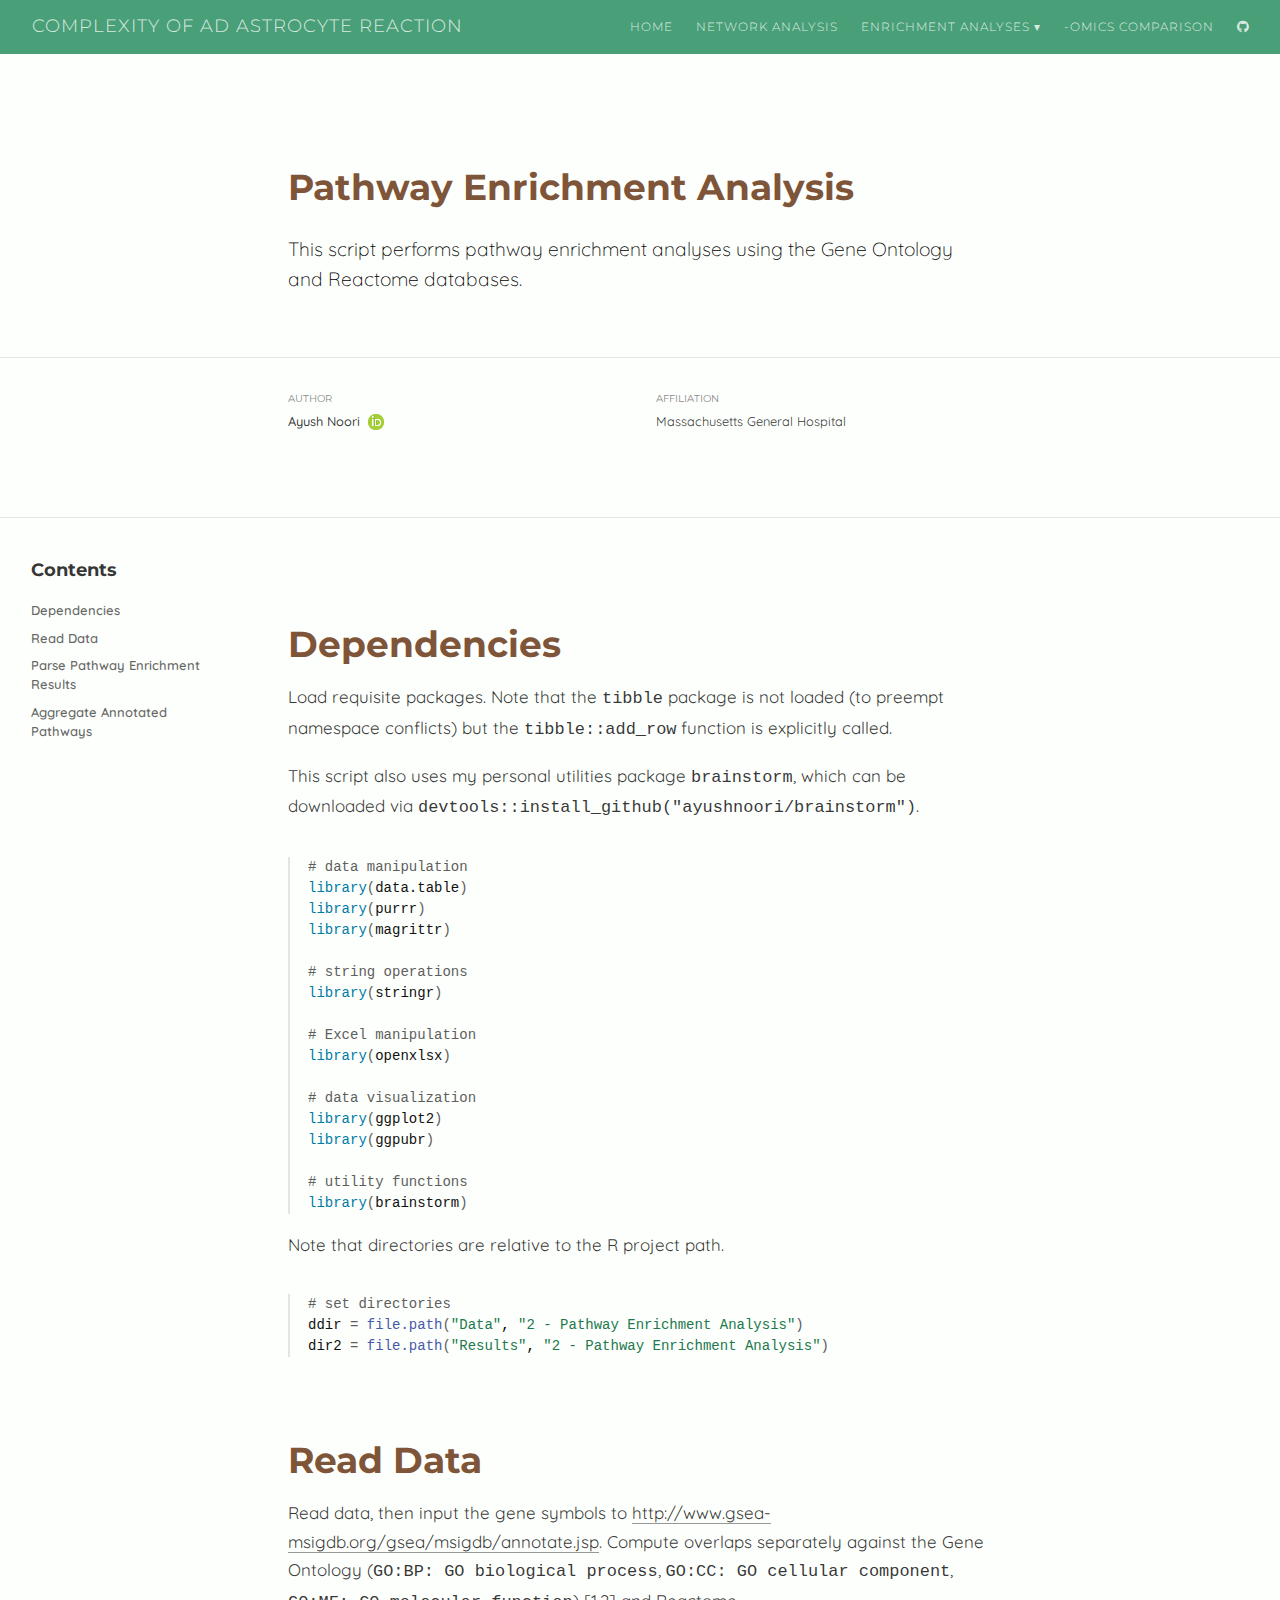
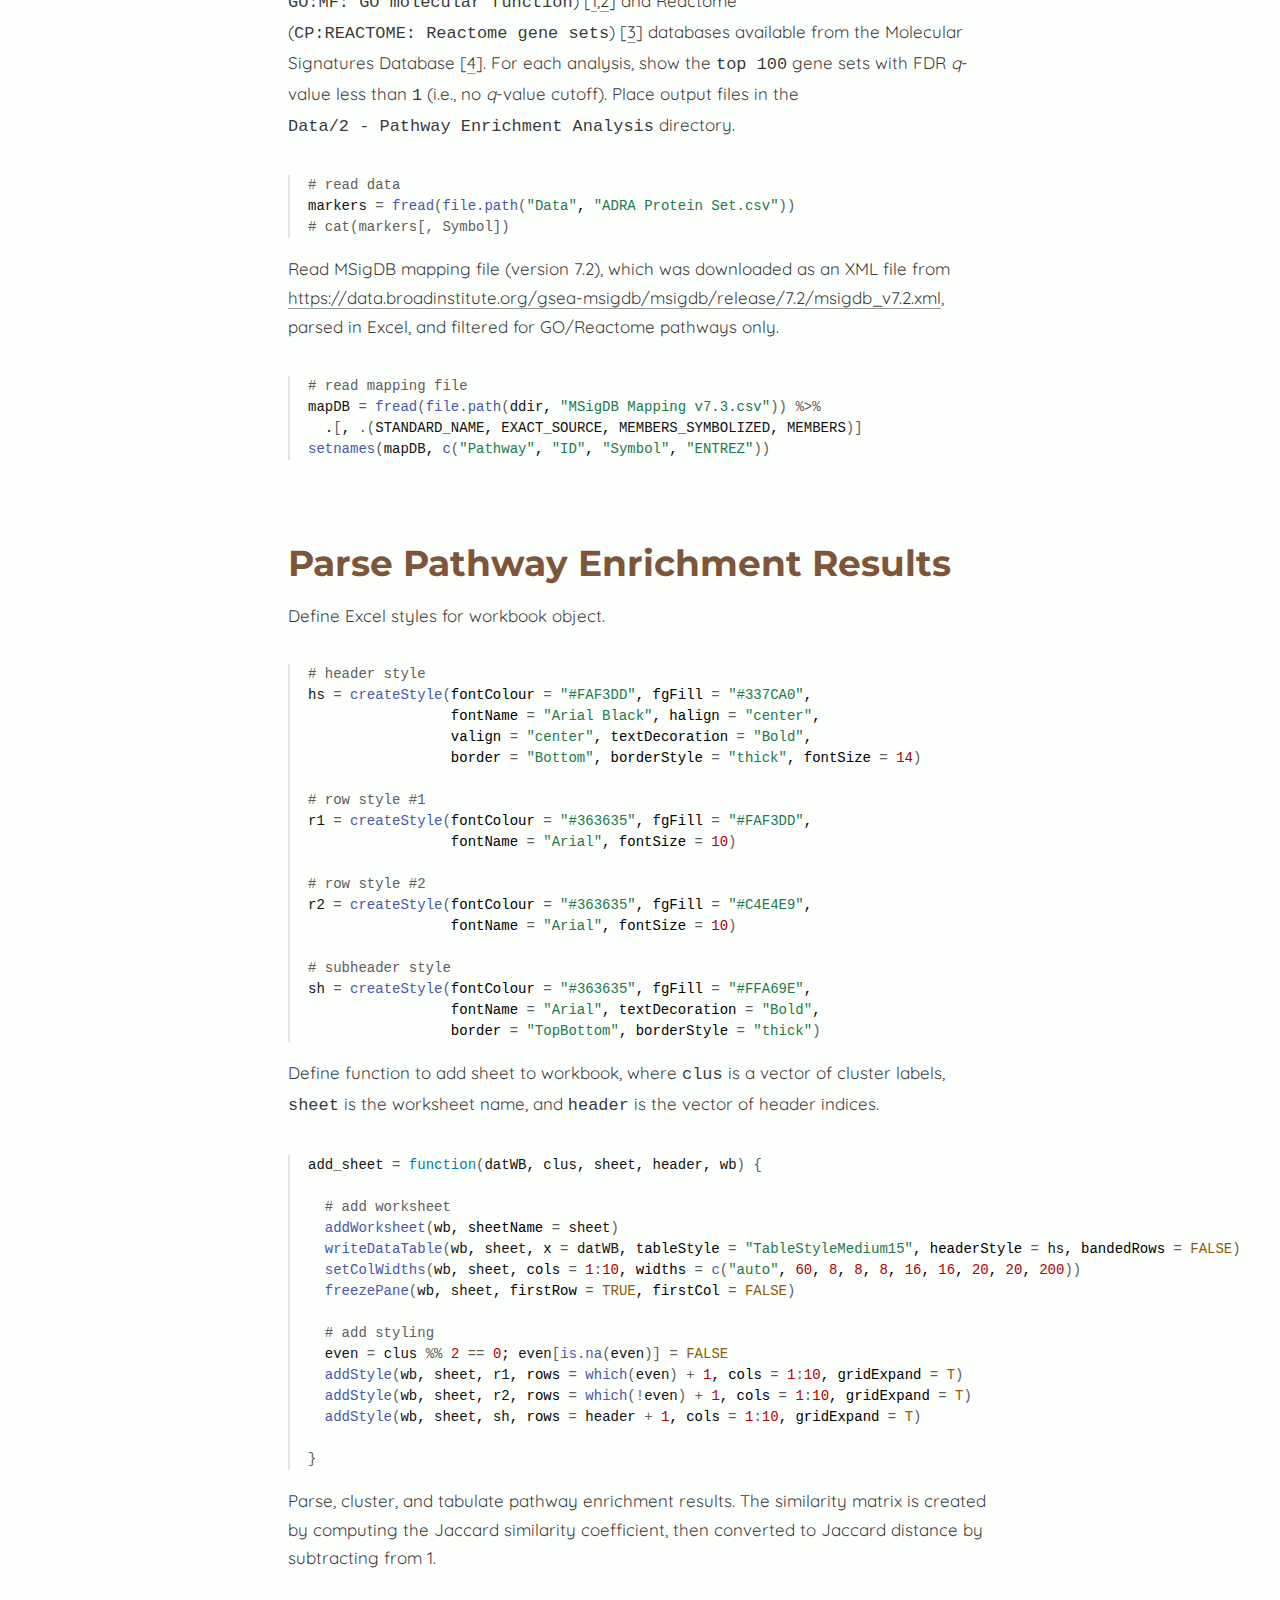
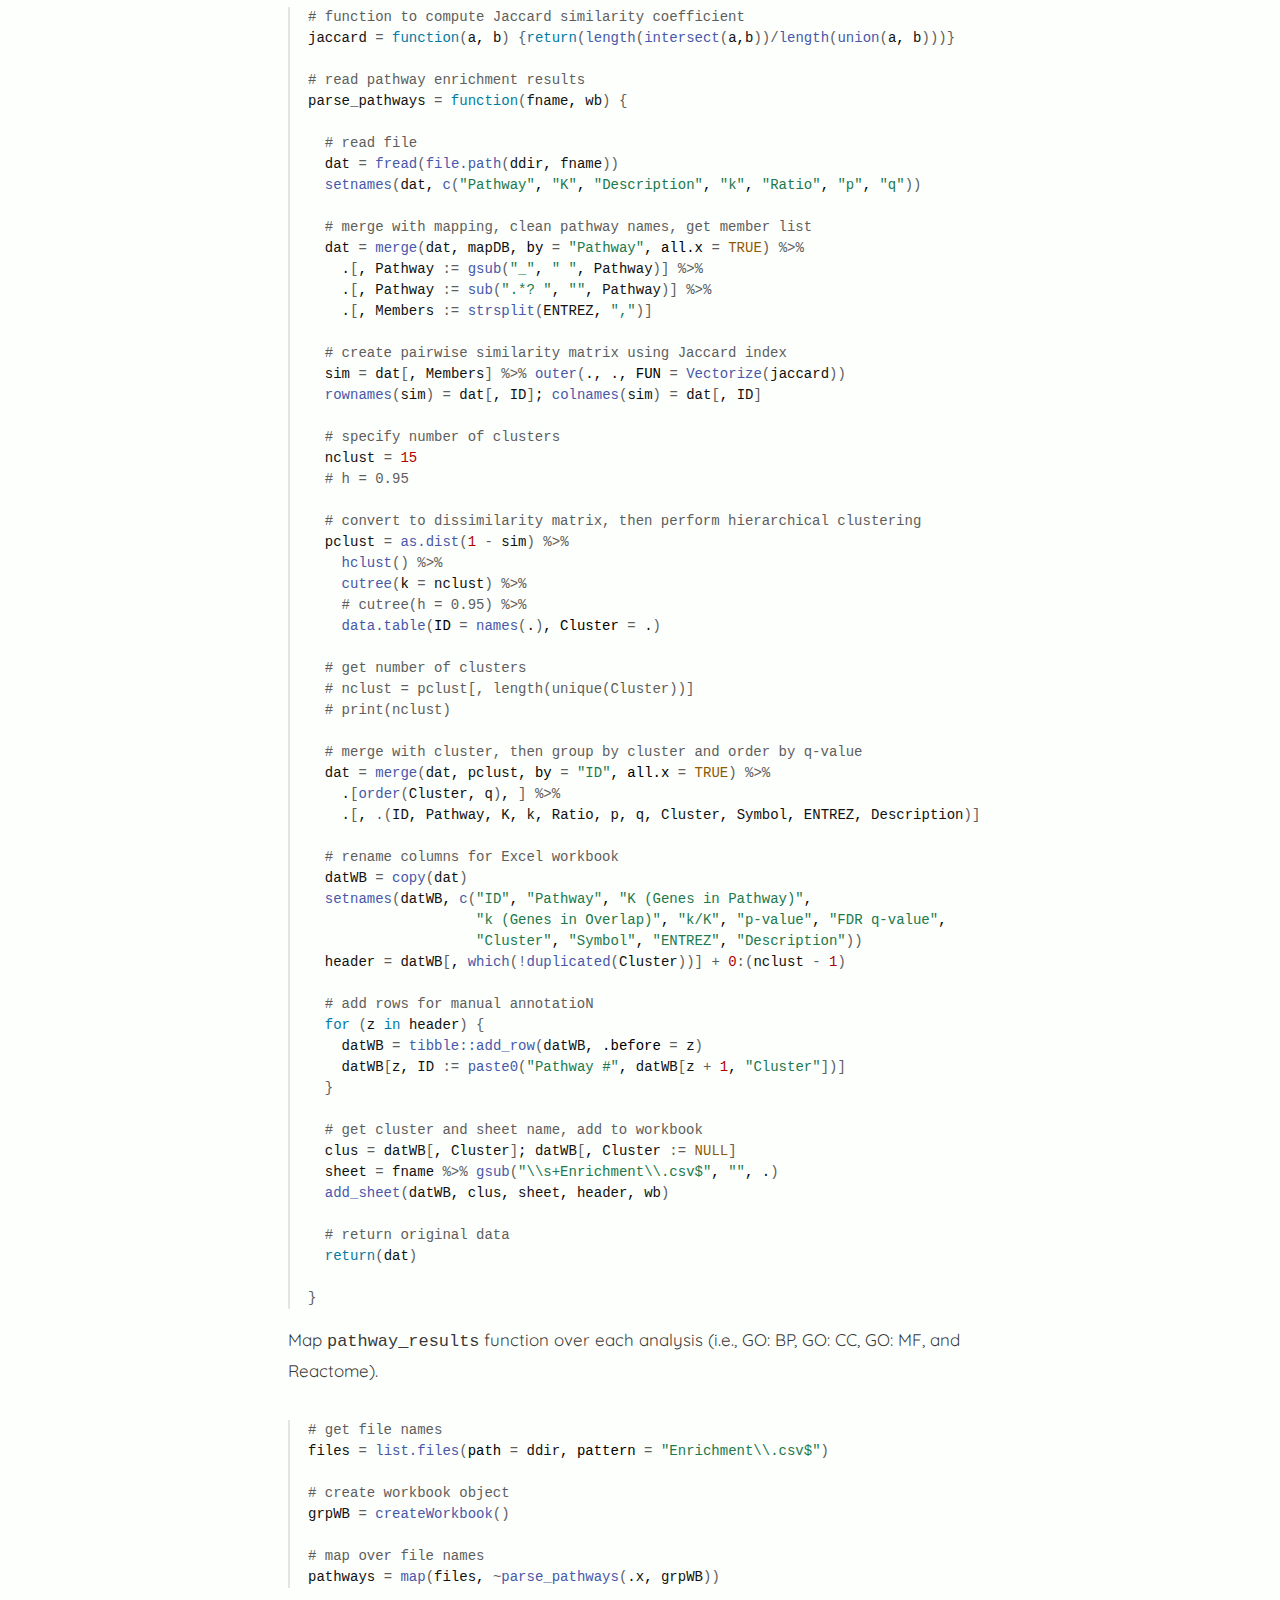
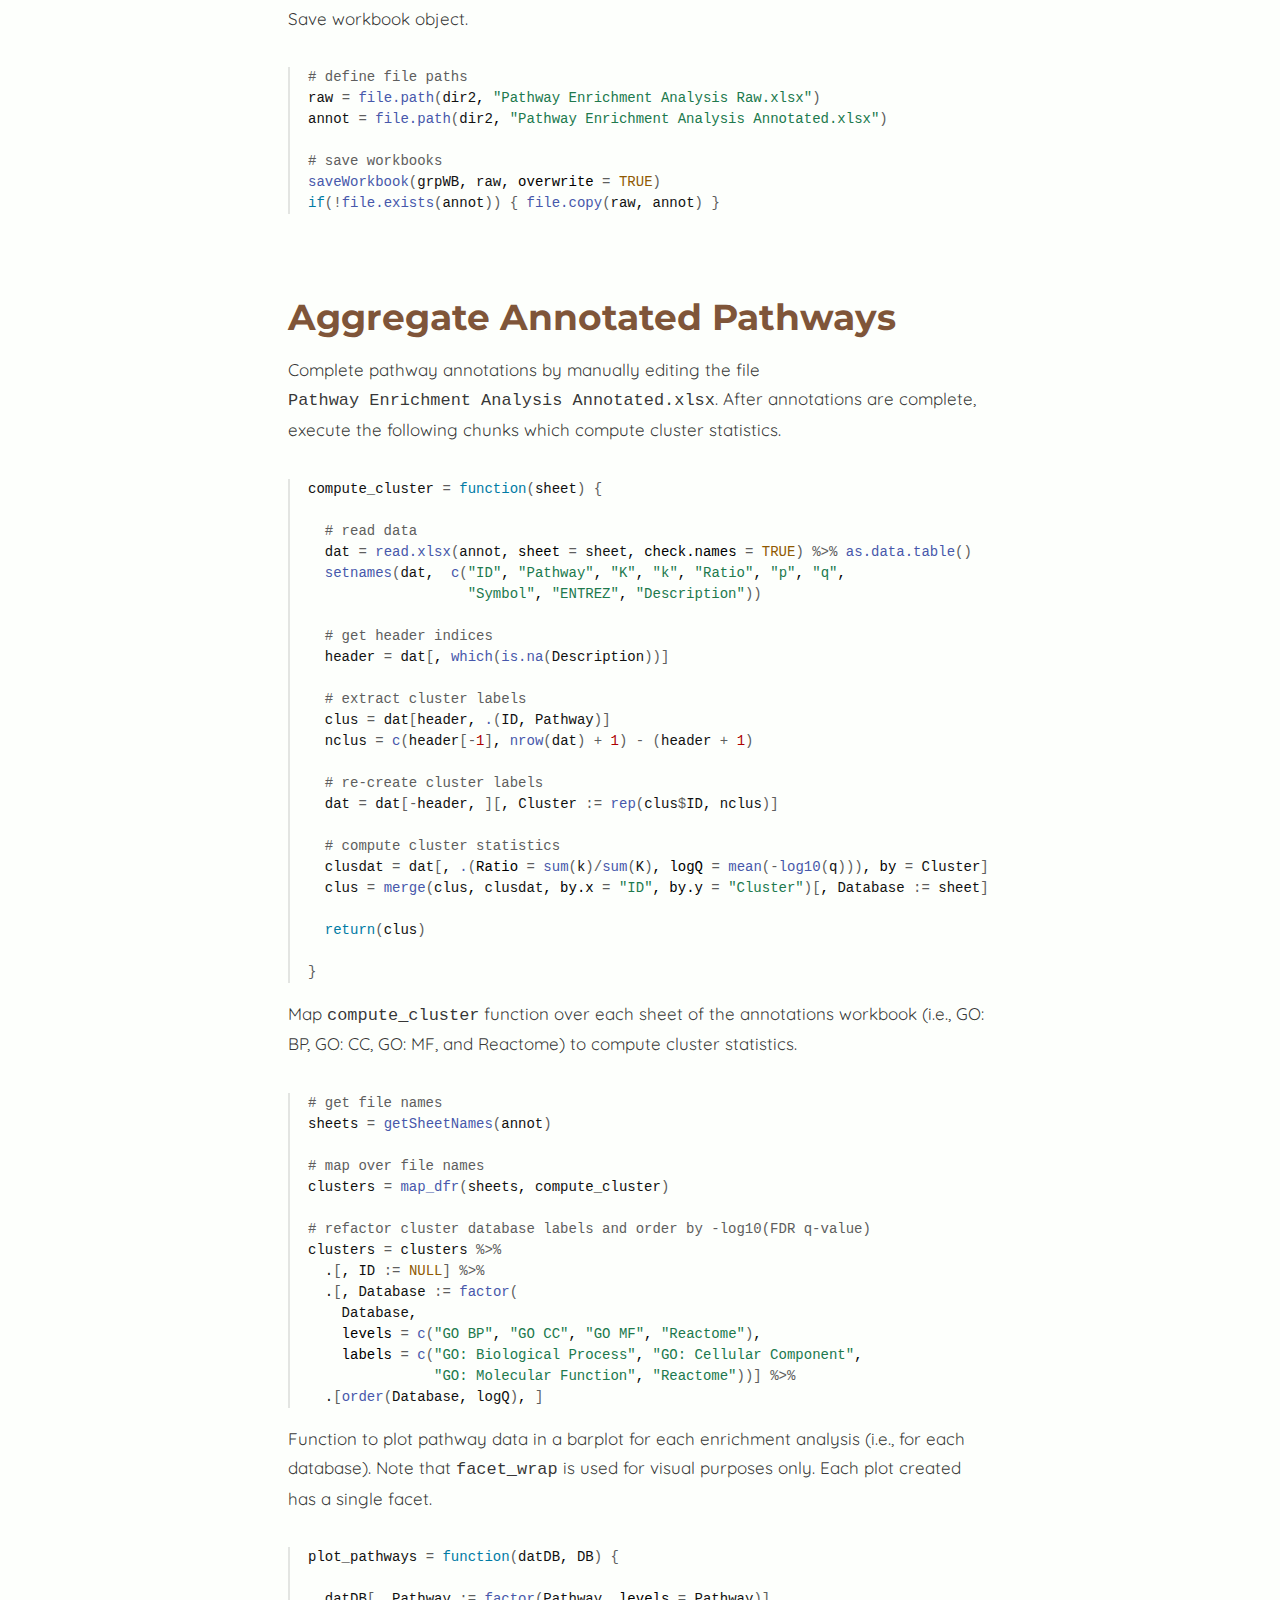
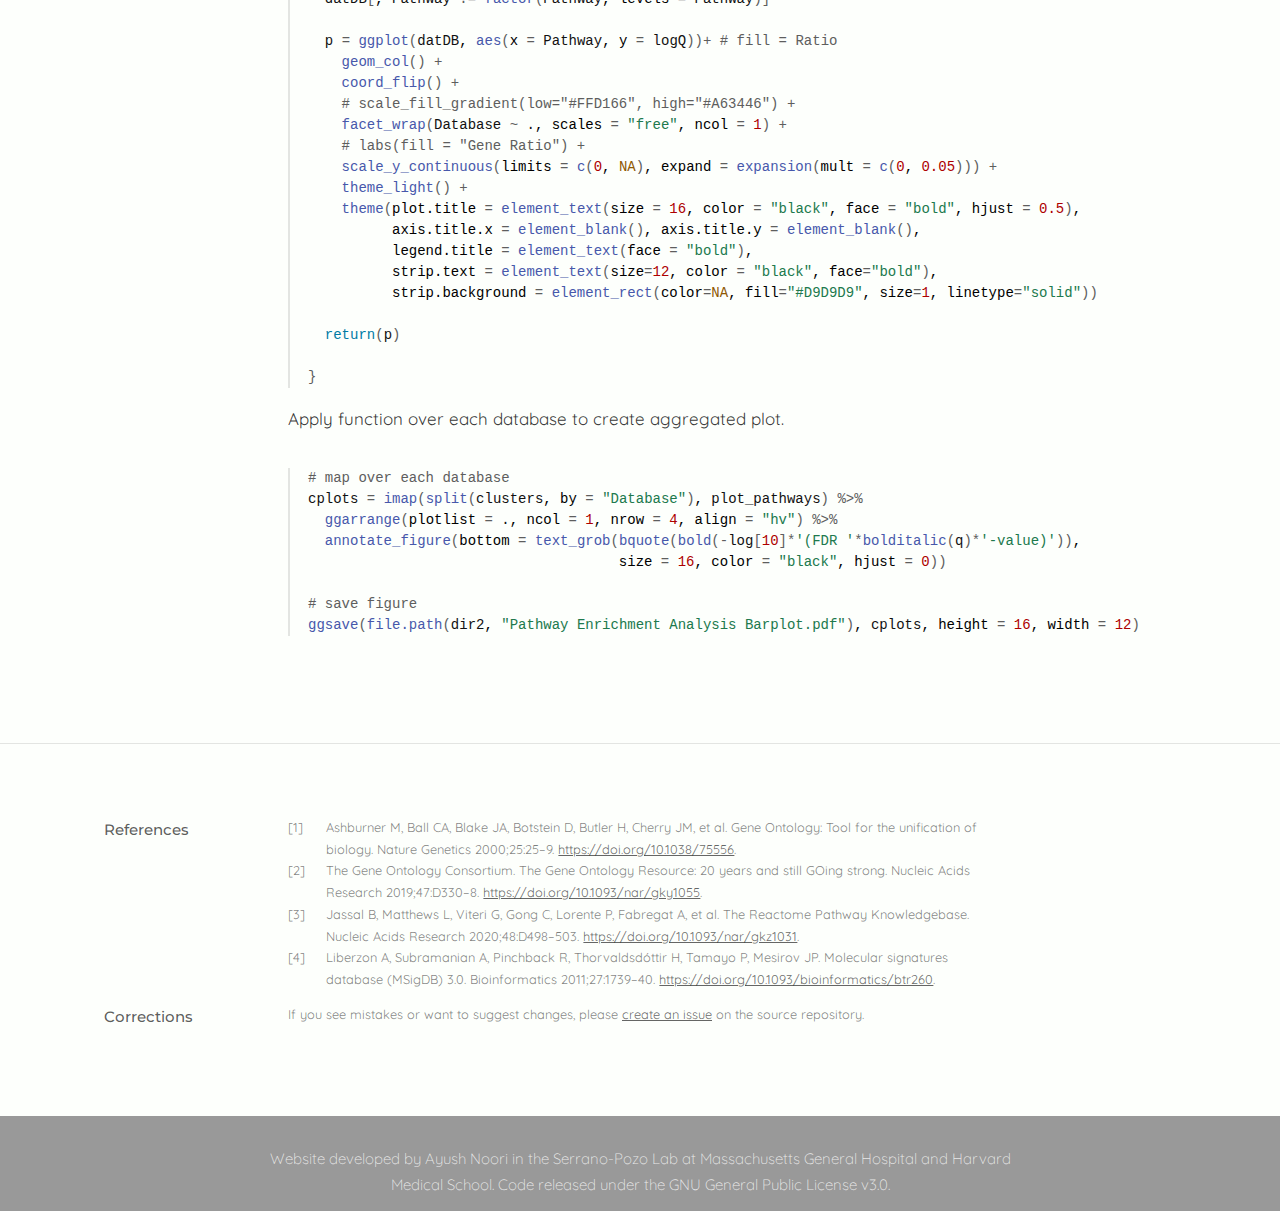
<file: docs/pathway-enrichment.html>
<!DOCTYPE html>

<html xmlns="http://www.w3.org/1999/xhtml" lang="" xml:lang="">

<head>
  <meta charset="utf-8"/>
  <meta name="viewport" content="width=device-width, initial-scale=1"/>
  <meta http-equiv="X-UA-Compatible" content="IE=Edge,chrome=1"/>
  <meta name="generator" content="distill" />

  <style type="text/css">
  /* Hide doc at startup (prevent jankiness while JS renders/transforms) */
  body {
    visibility: hidden;
  }
  </style>

 <!--radix_placeholder_import_source-->
 <!--/radix_placeholder_import_source-->

<style type="text/css">code{white-space: pre;}</style>
<style type="text/css" data-origin="pandoc">
pre > code.sourceCode { white-space: pre; position: relative; }
pre > code.sourceCode > span { display: inline-block; line-height: 1.25; }
pre > code.sourceCode > span:empty { height: 1.2em; }
.sourceCode { overflow: visible; }
code.sourceCode > span { color: inherit; text-decoration: inherit; }
div.sourceCode { margin: 1em 0; }
pre.sourceCode { margin: 0; }
@media screen {
div.sourceCode { overflow: auto; }
}
@media print {
pre > code.sourceCode { white-space: pre-wrap; }
pre > code.sourceCode > span { text-indent: -5em; padding-left: 5em; }
}
pre.numberSource code
  { counter-reset: source-line 0; }
pre.numberSource code > span
  { position: relative; left: -4em; counter-increment: source-line; }
pre.numberSource code > span > a:first-child::before
  { content: counter(source-line);
    position: relative; left: -1em; text-align: right; vertical-align: baseline;
    border: none; display: inline-block;
    -webkit-touch-callout: none; -webkit-user-select: none;
    -khtml-user-select: none; -moz-user-select: none;
    -ms-user-select: none; user-select: none;
    padding: 0 4px; width: 4em;
    color: #aaaaaa;
  }
pre.numberSource { margin-left: 3em; border-left: 1px solid #aaaaaa;  padding-left: 4px; }
div.sourceCode
  {   }
@media screen {
pre > code.sourceCode > span > a:first-child::before { text-decoration: underline; }
}
code span.al { color: #ad0000; } /* Alert */
code span.an { color: #5e5e5e; } /* Annotation */
code span.at { } /* Attribute */
code span.bn { color: #ad0000; } /* BaseN */
code span.bu { } /* BuiltIn */
code span.cf { color: #007ba5; } /* ControlFlow */
code span.ch { color: #20794d; } /* Char */
code span.cn { color: #8f5902; } /* Constant */
code span.co { color: #5e5e5e; } /* Comment */
code span.cv { color: #5e5e5e; font-style: italic; } /* CommentVar */
code span.do { color: #5e5e5e; font-style: italic; } /* Documentation */
code span.dt { color: #ad0000; } /* DataType */
code span.dv { color: #ad0000; } /* DecVal */
code span.er { color: #ad0000; } /* Error */
code span.ex { } /* Extension */
code span.fl { color: #ad0000; } /* Float */
code span.fu { color: #4758ab; } /* Function */
code span.im { } /* Import */
code span.in { color: #5e5e5e; } /* Information */
code span.kw { color: #007ba5; } /* Keyword */
code span.op { color: #5e5e5e; } /* Operator */
code span.ot { color: #007ba5; } /* Other */
code span.pp { color: #ad0000; } /* Preprocessor */
code span.sc { color: #5e5e5e; } /* SpecialChar */
code span.ss { color: #20794d; } /* SpecialString */
code span.st { color: #20794d; } /* String */
code span.va { color: #111111; } /* Variable */
code span.vs { color: #20794d; } /* VerbatimString */
code span.wa { color: #5e5e5e; font-style: italic; } /* Warning */
</style>

<style>
  div.csl-bib-body { }
  div.csl-entry {
    clear: both;
    }
  .hanging div.csl-entry {
    margin-left:2em;
    text-indent:-2em;
  }
  div.csl-left-margin {
    min-width:2em;
    float:left;
  }
  div.csl-right-inline {
    margin-left:2em;
    padding-left:1em;
  }
  div.csl-indent {
    margin-left: 2em;
  }
</style>

  <!--radix_placeholder_meta_tags-->
  <title>Complexity of AD Astrocyte Reaction: Pathway Enrichment Analysis</title>

  <meta property="description" itemprop="description" content="This script performs pathway enrichment analyses using the Gene Ontology and Reactome databases."/>

  <link rel="icon" type="image/vnd.microsoft.icon" href="images/favicon.ico"/>

  <meta name="article:author" content="Ayush Noori"/>

  <!--  https://developers.facebook.com/docs/sharing/webmasters#markup -->
  <meta property="og:title" content="Complexity of AD Astrocyte Reaction: Pathway Enrichment Analysis"/>
  <meta property="og:type" content="article"/>
  <meta property="og:description" content="This script performs pathway enrichment analyses using the Gene Ontology and Reactome databases."/>
  <meta property="og:locale" content="en_US"/>
  <meta property="og:site_name" content="Complexity of AD Astrocyte Reaction"/>

  <!--  https://dev.twitter.com/cards/types/summary -->
  <meta property="twitter:card" content="summary"/>
  <meta property="twitter:title" content="Complexity of AD Astrocyte Reaction: Pathway Enrichment Analysis"/>
  <meta property="twitter:description" content="This script performs pathway enrichment analyses using the Gene Ontology and Reactome databases."/>

  <!--/radix_placeholder_meta_tags-->
  
  <meta name="citation_reference" content="citation_title=Molecular signatures database (MSigDB) 3.0;citation_publication_date=2011;citation_volume=27;citation_doi=10.1093/bioinformatics/btr260;citation_issn=1367-4803;citation_author=Arthur Liberzon;citation_author=Aravind Subramanian;citation_author=Reid Pinchback;citation_author=Helga ThorvaldsdÃ³ttir;citation_author=Pablo Tamayo;citation_author=Jill P. Mesirov"/>
  <meta name="citation_reference" content="citation_title=The Gene Ontology Resource: 20 years and still GOing strong;citation_publication_date=2019;citation_volume=47;citation_doi=10.1093/nar/gky1055;citation_issn=0305-1048;citation_author=The Gene Ontology Resource: 20 years and still GOing strong"/>
  <meta name="citation_reference" content="citation_title=Gene Ontology: Tool for the unification of biology;citation_publication_date=2000;citation_volume=25;citation_doi=10.1038/75556;citation_issn=1061-4036;citation_author=Michael Ashburner;citation_author=Catherine A. Ball;citation_author=Judith A. Blake;citation_author=David Botstein;citation_author=Heather Butler;citation_author=J. Michael Cherry;citation_author=Allan P. Davis;citation_author=Kara Dolinski;citation_author=Selina S. Dwight;citation_author=Janan T. Eppig;citation_author=Midori A. Harris;citation_author=David P. Hill;citation_author=Laurie Issel-Tarver;citation_author=Andrew Kasarskis;citation_author=Suzanna Lewis;citation_author=John C. Matese;citation_author=Joel E. Richardson;citation_author=Martin Ringwald;citation_author=Gerald M. Rubin;citation_author=Gavin Sherlock"/>
  <meta name="citation_reference" content="citation_title=The Reactome Pathway Knowledgebase;citation_publication_date=2020;citation_volume=48;citation_doi=10.1093/nar/gkz1031;citation_issn=1362-4962;citation_author=Bijay Jassal;citation_author=Lisa Matthews;citation_author=Guilherme Viteri;citation_author=Chuqiao Gong;citation_author=Pascual Lorente;citation_author=Antonio Fabregat;citation_author=Konstantinos Sidiropoulos;citation_author=Justin Cook;citation_author=Marc Gillespie;citation_author=Robin Haw;citation_author=Fred Loney;citation_author=Bruce May;citation_author=Marija Milacic;citation_author=Karen Rothfels;citation_author=Cristoffer Sevilla;citation_author=Veronica Shamovsky;citation_author=Solomon Shorser;citation_author=Thawfeek Varusai;citation_author=Joel Weiser;citation_author=Guanming Wu;citation_author=Lincoln Stein;citation_author=Henning Hermjakob;citation_author=Peter Dâ€™Eustachio"/>
  <!--radix_placeholder_rmarkdown_metadata-->

  <script type="text/json" id="radix-rmarkdown-metadata">
  {"type":"list","attributes":{"names":{"type":"character","attributes":{},"value":["title","description","bibliography","csl","author","output"]}},"value":[{"type":"character","attributes":{},"value":["Pathway Enrichment Analysis"]},{"type":"character","attributes":{},"value":["This script performs pathway enrichment analyses using the Gene Ontology and Reactome databases.\n"]},{"type":"character","attributes":{},"value":["astrocyte-review-bibliography.bib"]},{"type":"character","attributes":{},"value":["https://www.zotero.org/styles/elsevier-vancouver"]},{"type":"list","attributes":{},"value":[{"type":"list","attributes":{"names":{"type":"character","attributes":{},"value":["first_name","last_name","url","affiliation","affiliation_url","orcid_id"]}},"value":[{"type":"character","attributes":{},"value":["Ayush"]},{"type":"character","attributes":{},"value":["Noori"]},{"type":"character","attributes":{},"value":["https://www.github.com/ayushnoori"]},{"type":"character","attributes":{},"value":["Massachusetts General Hospital"]},{"type":"character","attributes":{},"value":["https://www.serranopozolab.com"]},{"type":"character","attributes":{},"value":["0000-0003-1420-1236"]}]}]},{"type":"list","attributes":{"names":{"type":"character","attributes":{},"value":["distill::distill_article"]}},"value":[{"type":"list","attributes":{"names":{"type":"character","attributes":{},"value":["toc"]}},"value":[{"type":"logical","attributes":{},"value":[true]}]}]}]}
  </script>
  <!--/radix_placeholder_rmarkdown_metadata-->
  <!--radix_placeholder_navigation_in_header-->
  <meta name="distill:offset" content=""/>

  <script type="application/javascript">

    window.headroom_prevent_pin = false;

    window.document.addEventListener("DOMContentLoaded", function (event) {

      // initialize headroom for banner
      var header = $('header').get(0);
      var headerHeight = header.offsetHeight;
      var headroom = new Headroom(header, {
        tolerance: 5,
        onPin : function() {
          if (window.headroom_prevent_pin) {
            window.headroom_prevent_pin = false;
            headroom.unpin();
          }
        }
      });
      headroom.init();
      if(window.location.hash)
        headroom.unpin();
      $(header).addClass('headroom--transition');

      // offset scroll location for banner on hash change
      // (see: https://github.com/WickyNilliams/headroom.js/issues/38)
      window.addEventListener("hashchange", function(event) {
        window.scrollTo(0, window.pageYOffset - (headerHeight + 25));
      });

      // responsive menu
      $('.distill-site-header').each(function(i, val) {
        var topnav = $(this);
        var toggle = topnav.find('.nav-toggle');
        toggle.on('click', function() {
          topnav.toggleClass('responsive');
        });
      });

      // nav dropdowns
      $('.nav-dropbtn').click(function(e) {
        $(this).next('.nav-dropdown-content').toggleClass('nav-dropdown-active');
        $(this).parent().siblings('.nav-dropdown')
           .children('.nav-dropdown-content').removeClass('nav-dropdown-active');
      });
      $("body").click(function(e){
        $('.nav-dropdown-content').removeClass('nav-dropdown-active');
      });
      $(".nav-dropdown").click(function(e){
        e.stopPropagation();
      });
    });
  </script>

  <style type="text/css">

  /* Theme (user-documented overrideables for nav appearance) */

  .distill-site-nav {
    color: rgba(255, 255, 255, 0.8);
    background-color: #0F2E3D;
    font-size: 15px;
    font-weight: 300;
  }

  .distill-site-nav a {
    color: inherit;
    text-decoration: none;
  }

  .distill-site-nav a:hover {
    color: white;
  }

  @media print {
    .distill-site-nav {
      display: none;
    }
  }

  .distill-site-header {

  }

  .distill-site-footer {

  }


  /* Site Header */

  .distill-site-header {
    width: 100%;
    box-sizing: border-box;
    z-index: 3;
  }

  .distill-site-header .nav-left {
    display: inline-block;
    margin-left: 8px;
  }

  @media screen and (max-width: 768px) {
    .distill-site-header .nav-left {
      margin-left: 0;
    }
  }


  .distill-site-header .nav-right {
    float: right;
    margin-right: 8px;
  }

  .distill-site-header a,
  .distill-site-header .title {
    display: inline-block;
    text-align: center;
    padding: 14px 10px 14px 10px;
  }

  .distill-site-header .title {
    font-size: 18px;
    min-width: 150px;
  }

  .distill-site-header .logo {
    padding: 0;
  }

  .distill-site-header .logo img {
    display: none;
    max-height: 20px;
    width: auto;
    margin-bottom: -4px;
  }

  .distill-site-header .nav-image img {
    max-height: 18px;
    width: auto;
    display: inline-block;
    margin-bottom: -3px;
  }



  @media screen and (min-width: 1000px) {
    .distill-site-header .logo img {
      display: inline-block;
    }
    .distill-site-header .nav-left {
      margin-left: 20px;
    }
    .distill-site-header .nav-right {
      margin-right: 20px;
    }
    .distill-site-header .title {
      padding-left: 12px;
    }
  }


  .distill-site-header .nav-toggle {
    display: none;
  }

  .nav-dropdown {
    display: inline-block;
    position: relative;
  }

  .nav-dropdown .nav-dropbtn {
    border: none;
    outline: none;
    color: rgba(255, 255, 255, 0.8);
    padding: 16px 10px;
    background-color: transparent;
    font-family: inherit;
    font-size: inherit;
    font-weight: inherit;
    margin: 0;
    margin-top: 1px;
    z-index: 2;
  }

  .nav-dropdown-content {
    display: none;
    position: absolute;
    background-color: white;
    min-width: 200px;
    border: 1px solid rgba(0,0,0,0.15);
    border-radius: 4px;
    box-shadow: 0px 8px 16px 0px rgba(0,0,0,0.1);
    z-index: 1;
    margin-top: 2px;
    white-space: nowrap;
    padding-top: 4px;
    padding-bottom: 4px;
  }

  .nav-dropdown-content hr {
    margin-top: 4px;
    margin-bottom: 4px;
    border: none;
    border-bottom: 1px solid rgba(0, 0, 0, 0.1);
  }

  .nav-dropdown-active {
    display: block;
  }

  .nav-dropdown-content a, .nav-dropdown-content .nav-dropdown-header {
    color: black;
    padding: 6px 24px;
    text-decoration: none;
    display: block;
    text-align: left;
  }

  .nav-dropdown-content .nav-dropdown-header {
    display: block;
    padding: 5px 24px;
    padding-bottom: 0;
    text-transform: uppercase;
    font-size: 14px;
    color: #999999;
    white-space: nowrap;
  }

  .nav-dropdown:hover .nav-dropbtn {
    color: white;
  }

  .nav-dropdown-content a:hover {
    background-color: #ddd;
    color: black;
  }

  .nav-right .nav-dropdown-content {
    margin-left: -45%;
    right: 0;
  }

  @media screen and (max-width: 768px) {
    .distill-site-header a, .distill-site-header .nav-dropdown  {display: none;}
    .distill-site-header a.nav-toggle {
      float: right;
      display: block;
    }
    .distill-site-header .title {
      margin-left: 0;
    }
    .distill-site-header .nav-right {
      margin-right: 0;
    }
    .distill-site-header {
      overflow: hidden;
    }
    .nav-right .nav-dropdown-content {
      margin-left: 0;
    }
  }


  @media screen and (max-width: 768px) {
    .distill-site-header.responsive {position: relative; min-height: 500px; }
    .distill-site-header.responsive a.nav-toggle {
      position: absolute;
      right: 0;
      top: 0;
    }
    .distill-site-header.responsive a,
    .distill-site-header.responsive .nav-dropdown {
      display: block;
      text-align: left;
    }
    .distill-site-header.responsive .nav-left,
    .distill-site-header.responsive .nav-right {
      width: 100%;
    }
    .distill-site-header.responsive .nav-dropdown {float: none;}
    .distill-site-header.responsive .nav-dropdown-content {position: relative;}
    .distill-site-header.responsive .nav-dropdown .nav-dropbtn {
      display: block;
      width: 100%;
      text-align: left;
    }
  }

  /* Site Footer */

  .distill-site-footer {
    width: 100%;
    overflow: hidden;
    box-sizing: border-box;
    z-index: 3;
    margin-top: 30px;
    padding-top: 30px;
    padding-bottom: 30px;
    text-align: center;
  }

  /* Headroom */

  d-title {
    padding-top: 6rem;
  }

  @media print {
    d-title {
      padding-top: 4rem;
    }
  }

  .headroom {
    z-index: 1000;
    position: fixed;
    top: 0;
    left: 0;
    right: 0;
  }

  .headroom--transition {
    transition: all .4s ease-in-out;
  }

  .headroom--unpinned {
    top: -100px;
  }

  .headroom--pinned {
    top: 0;
  }

  /* adjust viewport for navbar height */
  /* helps vertically center bootstrap (non-distill) content */
  .min-vh-100 {
    min-height: calc(100vh - 100px) !important;
  }

  </style>

  <script src="site_libs/jquery-1.11.3/jquery.min.js"></script>
  <link href="site_libs/font-awesome-5.1.0/css/all.css" rel="stylesheet"/>
  <link href="site_libs/font-awesome-5.1.0/css/v4-shims.css" rel="stylesheet"/>
  <script src="site_libs/headroom-0.9.4/headroom.min.js"></script>
  <!--/radix_placeholder_navigation_in_header-->
  <!--radix_placeholder_distill-->

  <style type="text/css">

  body {
    background-color: white;
  }

  .pandoc-table {
    width: 100%;
  }

  .pandoc-table>caption {
    margin-bottom: 10px;
  }

  .pandoc-table th:not([align]) {
    text-align: left;
  }

  .pagedtable-footer {
    font-size: 15px;
  }

  d-byline .byline {
    grid-template-columns: 2fr 2fr;
  }

  d-byline .byline h3 {
    margin-block-start: 1.5em;
  }

  d-byline .byline .authors-affiliations h3 {
    margin-block-start: 0.5em;
  }

  .authors-affiliations .orcid-id {
    width: 16px;
    height:16px;
    margin-left: 4px;
    margin-right: 4px;
    vertical-align: middle;
    padding-bottom: 2px;
  }

  d-title .dt-tags {
    margin-top: 1em;
    grid-column: text;
  }

  .dt-tags .dt-tag {
    text-decoration: none;
    display: inline-block;
    color: rgba(0,0,0,0.6);
    padding: 0em 0.4em;
    margin-right: 0.5em;
    margin-bottom: 0.4em;
    font-size: 70%;
    border: 1px solid rgba(0,0,0,0.2);
    border-radius: 3px;
    text-transform: uppercase;
    font-weight: 500;
  }

  d-article table.gt_table td,
  d-article table.gt_table th {
    border-bottom: none;
  }

  .html-widget {
    margin-bottom: 2.0em;
  }

  .l-screen-inset {
    padding-right: 16px;
  }

  .l-screen .caption {
    margin-left: 10px;
  }

  .shaded {
    background: rgb(247, 247, 247);
    padding-top: 20px;
    padding-bottom: 20px;
    border-top: 1px solid rgba(0, 0, 0, 0.1);
    border-bottom: 1px solid rgba(0, 0, 0, 0.1);
  }

  .shaded .html-widget {
    margin-bottom: 0;
    border: 1px solid rgba(0, 0, 0, 0.1);
  }

  .shaded .shaded-content {
    background: white;
  }

  .text-output {
    margin-top: 0;
    line-height: 1.5em;
  }

  .hidden {
    display: none !important;
  }

  d-article {
    padding-top: 2.5rem;
    padding-bottom: 30px;
  }

  d-appendix {
    padding-top: 30px;
  }

  d-article>p>img {
    width: 100%;
  }

  d-article h2 {
    margin: 1rem 0 1.5rem 0;
  }

  d-article h3 {
    margin-top: 1.5rem;
  }

  d-article iframe {
    border: 1px solid rgba(0, 0, 0, 0.1);
    margin-bottom: 2.0em;
    width: 100%;
  }

  /* Tweak code blocks */

  d-article div.sourceCode code,
  d-article pre code {
    font-family: Consolas, Monaco, 'Andale Mono', 'Ubuntu Mono', monospace;
  }

  d-article pre,
  d-article div.sourceCode,
  d-article div.sourceCode pre {
    overflow: auto;
  }

  d-article div.sourceCode {
    background-color: white;
  }

  d-article div.sourceCode pre {
    padding-left: 10px;
    font-size: 12px;
    border-left: 2px solid rgba(0,0,0,0.1);
  }

  d-article pre {
    font-size: 12px;
    color: black;
    background: none;
    margin-top: 0;
    text-align: left;
    white-space: pre;
    word-spacing: normal;
    word-break: normal;
    word-wrap: normal;
    line-height: 1.5;

    -moz-tab-size: 4;
    -o-tab-size: 4;
    tab-size: 4;

    -webkit-hyphens: none;
    -moz-hyphens: none;
    -ms-hyphens: none;
    hyphens: none;
  }

  d-article pre a {
    border-bottom: none;
  }

  d-article pre a:hover {
    border-bottom: none;
    text-decoration: underline;
  }

  d-article details {
    grid-column: text;
    margin-bottom: 0.8em;
  }

  @media(min-width: 768px) {

  d-article pre,
  d-article div.sourceCode,
  d-article div.sourceCode pre {
    overflow: visible !important;
  }

  d-article div.sourceCode pre {
    padding-left: 18px;
    font-size: 14px;
  }

  d-article pre {
    font-size: 14px;
  }

  }

  figure img.external {
    background: white;
    border: 1px solid rgba(0, 0, 0, 0.1);
    box-shadow: 0 1px 8px rgba(0, 0, 0, 0.1);
    padding: 18px;
    box-sizing: border-box;
  }

  /* CSS for d-contents */

  .d-contents {
    grid-column: text;
    color: rgba(0,0,0,0.8);
    font-size: 0.9em;
    padding-bottom: 1em;
    margin-bottom: 1em;
    padding-bottom: 0.5em;
    margin-bottom: 1em;
    padding-left: 0.25em;
    justify-self: start;
  }

  @media(min-width: 1000px) {
    .d-contents.d-contents-float {
      height: 0;
      grid-column-start: 1;
      grid-column-end: 4;
      justify-self: center;
      padding-right: 3em;
      padding-left: 2em;
    }
  }

  .d-contents nav h3 {
    font-size: 18px;
    margin-top: 0;
    margin-bottom: 1em;
  }

  .d-contents li {
    list-style-type: none
  }

  .d-contents nav > ul {
    padding-left: 0;
  }

  .d-contents ul {
    padding-left: 1em
  }

  .d-contents nav ul li {
    margin-top: 0.6em;
    margin-bottom: 0.2em;
  }

  .d-contents nav a {
    font-size: 13px;
    border-bottom: none;
    text-decoration: none
    color: rgba(0, 0, 0, 0.8);
  }

  .d-contents nav a:hover {
    text-decoration: underline solid rgba(0, 0, 0, 0.6)
  }

  .d-contents nav > ul > li > a {
    font-weight: 600;
  }

  .d-contents nav > ul > li > ul {
    font-weight: inherit;
  }

  .d-contents nav > ul > li > ul > li {
    margin-top: 0.2em;
  }


  .d-contents nav ul {
    margin-top: 0;
    margin-bottom: 0.25em;
  }

  .d-article-with-toc h2:nth-child(2) {
    margin-top: 0;
  }


  /* Figure */

  .figure {
    position: relative;
    margin-bottom: 2.5em;
    margin-top: 1.5em;
  }

  .figure img {
    width: 100%;
  }

  .figure .caption {
    color: rgba(0, 0, 0, 0.6);
    font-size: 12px;
    line-height: 1.5em;
  }

  .figure img.external {
    background: white;
    border: 1px solid rgba(0, 0, 0, 0.1);
    box-shadow: 0 1px 8px rgba(0, 0, 0, 0.1);
    padding: 18px;
    box-sizing: border-box;
  }

  .figure .caption a {
    color: rgba(0, 0, 0, 0.6);
  }

  .figure .caption b,
  .figure .caption strong, {
    font-weight: 600;
    color: rgba(0, 0, 0, 1.0);
  }

  /* Citations */

  d-article .citation {
    color: inherit;
    cursor: inherit;
  }

  div.hanging-indent{
    margin-left: 1em; text-indent: -1em;
  }

  /* Citation hover box */

  .tippy-box[data-theme~=light-border] {
    background-color: rgba(250, 250, 250, 0.95);
  }

  .tippy-content > p {
    margin-bottom: 0;
    padding: 2px;
  }


  /* Tweak 1000px media break to show more text */

  @media(min-width: 1000px) {
    .base-grid,
    distill-header,
    d-title,
    d-abstract,
    d-article,
    d-appendix,
    distill-appendix,
    d-byline,
    d-footnote-list,
    d-citation-list,
    distill-footer {
      grid-template-columns: [screen-start] 1fr [page-start kicker-start] 80px [middle-start] 50px [text-start kicker-end] 65px 65px 65px 65px 65px 65px 65px 65px [text-end gutter-start] 65px [middle-end] 65px [page-end gutter-end] 1fr [screen-end];
      grid-column-gap: 16px;
    }

    .grid {
      grid-column-gap: 16px;
    }

    d-article {
      font-size: 1.06rem;
      line-height: 1.7em;
    }
    figure .caption, .figure .caption, figure figcaption {
      font-size: 13px;
    }
  }

  @media(min-width: 1180px) {
    .base-grid,
    distill-header,
    d-title,
    d-abstract,
    d-article,
    d-appendix,
    distill-appendix,
    d-byline,
    d-footnote-list,
    d-citation-list,
    distill-footer {
      grid-template-columns: [screen-start] 1fr [page-start kicker-start] 60px [middle-start] 60px [text-start kicker-end] 60px 60px 60px 60px 60px 60px 60px 60px [text-end gutter-start] 60px [middle-end] 60px [page-end gutter-end] 1fr [screen-end];
      grid-column-gap: 32px;
    }

    .grid {
      grid-column-gap: 32px;
    }
  }


  /* Get the citation styles for the appendix (not auto-injected on render since
     we do our own rendering of the citation appendix) */

  d-appendix .citation-appendix,
  .d-appendix .citation-appendix {
    font-size: 11px;
    line-height: 15px;
    border-left: 1px solid rgba(0, 0, 0, 0.1);
    padding-left: 18px;
    border: 1px solid rgba(0,0,0,0.1);
    background: rgba(0, 0, 0, 0.02);
    padding: 10px 18px;
    border-radius: 3px;
    color: rgba(150, 150, 150, 1);
    overflow: hidden;
    margin-top: -12px;
    white-space: pre-wrap;
    word-wrap: break-word;
  }

  /* Include appendix styles here so they can be overridden */

  d-appendix {
    contain: layout style;
    font-size: 0.8em;
    line-height: 1.7em;
    margin-top: 60px;
    margin-bottom: 0;
    border-top: 1px solid rgba(0, 0, 0, 0.1);
    color: rgba(0,0,0,0.5);
    padding-top: 60px;
    padding-bottom: 48px;
  }

  d-appendix h3 {
    grid-column: page-start / text-start;
    font-size: 15px;
    font-weight: 500;
    margin-top: 1em;
    margin-bottom: 0;
    color: rgba(0,0,0,0.65);
  }

  d-appendix h3 + * {
    margin-top: 1em;
  }

  d-appendix ol {
    padding: 0 0 0 15px;
  }

  @media (min-width: 768px) {
    d-appendix ol {
      padding: 0 0 0 30px;
      margin-left: -30px;
    }
  }

  d-appendix li {
    margin-bottom: 1em;
  }

  d-appendix a {
    color: rgba(0, 0, 0, 0.6);
  }

  d-appendix > * {
    grid-column: text;
  }

  d-appendix > d-footnote-list,
  d-appendix > d-citation-list,
  d-appendix > distill-appendix {
    grid-column: screen;
  }

  /* Include footnote styles here so they can be overridden */

  d-footnote-list {
    contain: layout style;
  }

  d-footnote-list > * {
    grid-column: text;
  }

  d-footnote-list a.footnote-backlink {
    color: rgba(0,0,0,0.3);
    padding-left: 0.5em;
  }



  /* Anchor.js */

  .anchorjs-link {
    /*transition: all .25s linear; */
    text-decoration: none;
    border-bottom: none;
  }
  *:hover > .anchorjs-link {
    margin-left: -1.125em !important;
    text-decoration: none;
    border-bottom: none;
  }

  /* Social footer */

  .social_footer {
    margin-top: 30px;
    margin-bottom: 0;
    color: rgba(0,0,0,0.67);
  }

  .disqus-comments {
    margin-right: 30px;
  }

  .disqus-comment-count {
    border-bottom: 1px solid rgba(0, 0, 0, 0.4);
    cursor: pointer;
  }

  #disqus_thread {
    margin-top: 30px;
  }

  .article-sharing a {
    border-bottom: none;
    margin-right: 8px;
  }

  .article-sharing a:hover {
    border-bottom: none;
  }

  .sidebar-section.subscribe {
    font-size: 12px;
    line-height: 1.6em;
  }

  .subscribe p {
    margin-bottom: 0.5em;
  }


  .article-footer .subscribe {
    font-size: 15px;
    margin-top: 45px;
  }


  .sidebar-section.custom {
    font-size: 12px;
    line-height: 1.6em;
  }

  .custom p {
    margin-bottom: 0.5em;
  }

  /* Styles for listing layout (hide title) */
  .layout-listing d-title, .layout-listing .d-title {
    display: none;
  }

  /* Styles for posts lists (not auto-injected) */


  .posts-with-sidebar {
    padding-left: 45px;
    padding-right: 45px;
  }

  .posts-list .description h2,
  .posts-list .description p {
    font-family: -apple-system, BlinkMacSystemFont, "Segoe UI", Roboto, Oxygen, Ubuntu, Cantarell, "Fira Sans", "Droid Sans", "Helvetica Neue", Arial, sans-serif;
  }

  .posts-list .description h2 {
    font-weight: 700;
    border-bottom: none;
    padding-bottom: 0;
  }

  .posts-list h2.post-tag {
    border-bottom: 1px solid rgba(0, 0, 0, 0.2);
    padding-bottom: 12px;
  }
  .posts-list {
    margin-top: 60px;
    margin-bottom: 24px;
  }

  .posts-list .post-preview {
    text-decoration: none;
    overflow: hidden;
    display: block;
    border-bottom: 1px solid rgba(0, 0, 0, 0.1);
    padding: 24px 0;
  }

  .post-preview-last {
    border-bottom: none !important;
  }

  .posts-list .posts-list-caption {
    grid-column: screen;
    font-weight: 400;
  }

  .posts-list .post-preview h2 {
    margin: 0 0 6px 0;
    line-height: 1.2em;
    font-style: normal;
    font-size: 24px;
  }

  .posts-list .post-preview p {
    margin: 0 0 12px 0;
    line-height: 1.4em;
    font-size: 16px;
  }

  .posts-list .post-preview .thumbnail {
    box-sizing: border-box;
    margin-bottom: 24px;
    position: relative;
    max-width: 500px;
  }
  .posts-list .post-preview img {
    width: 100%;
    display: block;
  }

  .posts-list .metadata {
    font-size: 12px;
    line-height: 1.4em;
    margin-bottom: 18px;
  }

  .posts-list .metadata > * {
    display: inline-block;
  }

  .posts-list .metadata .publishedDate {
    margin-right: 2em;
  }

  .posts-list .metadata .dt-authors {
    display: block;
    margin-top: 0.3em;
    margin-right: 2em;
  }

  .posts-list .dt-tags {
    display: block;
    line-height: 1em;
  }

  .posts-list .dt-tags .dt-tag {
    display: inline-block;
    color: rgba(0,0,0,0.6);
    padding: 0.3em 0.4em;
    margin-right: 0.2em;
    margin-bottom: 0.4em;
    font-size: 60%;
    border: 1px solid rgba(0,0,0,0.2);
    border-radius: 3px;
    text-transform: uppercase;
    font-weight: 500;
  }

  .posts-list img {
    opacity: 1;
  }

  .posts-list img[data-src] {
    opacity: 0;
  }

  .posts-more {
    clear: both;
  }


  .posts-sidebar {
    font-size: 16px;
  }

  .posts-sidebar h3 {
    font-size: 16px;
    margin-top: 0;
    margin-bottom: 0.5em;
    font-weight: 400;
    text-transform: uppercase;
  }

  .sidebar-section {
    margin-bottom: 30px;
  }

  .categories ul {
    list-style-type: none;
    margin: 0;
    padding: 0;
  }

  .categories li {
    color: rgba(0, 0, 0, 0.8);
    margin-bottom: 0;
  }

  .categories li>a {
    border-bottom: none;
  }

  .categories li>a:hover {
    border-bottom: 1px solid rgba(0, 0, 0, 0.4);
  }

  .categories .active {
    font-weight: 600;
  }

  .categories .category-count {
    color: rgba(0, 0, 0, 0.4);
  }


  @media(min-width: 768px) {
    .posts-list .post-preview h2 {
      font-size: 26px;
    }
    .posts-list .post-preview .thumbnail {
      float: right;
      width: 30%;
      margin-bottom: 0;
    }
    .posts-list .post-preview .description {
      float: left;
      width: 45%;
    }
    .posts-list .post-preview .metadata {
      float: left;
      width: 20%;
      margin-top: 8px;
    }
    .posts-list .post-preview p {
      margin: 0 0 12px 0;
      line-height: 1.5em;
      font-size: 16px;
    }
    .posts-with-sidebar .posts-list {
      float: left;
      width: 75%;
    }
    .posts-with-sidebar .posts-sidebar {
      float: right;
      width: 20%;
      margin-top: 60px;
      padding-top: 24px;
      padding-bottom: 24px;
    }
  }


  /* Improve display for browsers without grid (IE/Edge <= 15) */

  .downlevel {
    line-height: 1.6em;
    font-family: -apple-system, BlinkMacSystemFont, "Segoe UI", Roboto, Oxygen, Ubuntu, Cantarell, "Fira Sans", "Droid Sans", "Helvetica Neue", Arial, sans-serif;
    margin: 0;
  }

  .downlevel .d-title {
    padding-top: 6rem;
    padding-bottom: 1.5rem;
  }

  .downlevel .d-title h1 {
    font-size: 50px;
    font-weight: 700;
    line-height: 1.1em;
    margin: 0 0 0.5rem;
  }

  .downlevel .d-title p {
    font-weight: 300;
    font-size: 1.2rem;
    line-height: 1.55em;
    margin-top: 0;
  }

  .downlevel .d-byline {
    padding-top: 0.8em;
    padding-bottom: 0.8em;
    font-size: 0.8rem;
    line-height: 1.8em;
  }

  .downlevel .section-separator {
    border: none;
    border-top: 1px solid rgba(0, 0, 0, 0.1);
  }

  .downlevel .d-article {
    font-size: 1.06rem;
    line-height: 1.7em;
    padding-top: 1rem;
    padding-bottom: 2rem;
  }


  .downlevel .d-appendix {
    padding-left: 0;
    padding-right: 0;
    max-width: none;
    font-size: 0.8em;
    line-height: 1.7em;
    margin-bottom: 0;
    color: rgba(0,0,0,0.5);
    padding-top: 40px;
    padding-bottom: 48px;
  }

  .downlevel .footnotes ol {
    padding-left: 13px;
  }

  .downlevel .base-grid,
  .downlevel .distill-header,
  .downlevel .d-title,
  .downlevel .d-abstract,
  .downlevel .d-article,
  .downlevel .d-appendix,
  .downlevel .distill-appendix,
  .downlevel .d-byline,
  .downlevel .d-footnote-list,
  .downlevel .d-citation-list,
  .downlevel .distill-footer,
  .downlevel .appendix-bottom,
  .downlevel .posts-container {
    padding-left: 40px;
    padding-right: 40px;
  }

  @media(min-width: 768px) {
    .downlevel .base-grid,
    .downlevel .distill-header,
    .downlevel .d-title,
    .downlevel .d-abstract,
    .downlevel .d-article,
    .downlevel .d-appendix,
    .downlevel .distill-appendix,
    .downlevel .d-byline,
    .downlevel .d-footnote-list,
    .downlevel .d-citation-list,
    .downlevel .distill-footer,
    .downlevel .appendix-bottom,
    .downlevel .posts-container {
    padding-left: 150px;
    padding-right: 150px;
    max-width: 900px;
  }
  }

  .downlevel pre code {
    display: block;
    border-left: 2px solid rgba(0, 0, 0, .1);
    padding: 0 0 0 20px;
    font-size: 14px;
  }

  .downlevel code, .downlevel pre {
    color: black;
    background: none;
    font-family: Consolas, Monaco, 'Andale Mono', 'Ubuntu Mono', monospace;
    text-align: left;
    white-space: pre;
    word-spacing: normal;
    word-break: normal;
    word-wrap: normal;
    line-height: 1.5;

    -moz-tab-size: 4;
    -o-tab-size: 4;
    tab-size: 4;

    -webkit-hyphens: none;
    -moz-hyphens: none;
    -ms-hyphens: none;
    hyphens: none;
  }

  .downlevel .posts-list .post-preview {
    color: inherit;
  }



  </style>

  <script type="application/javascript">

  function is_downlevel_browser() {
    if (bowser.isUnsupportedBrowser({ msie: "12", msedge: "16"},
                                   window.navigator.userAgent)) {
      return true;
    } else {
      return window.load_distill_framework === undefined;
    }
  }

  // show body when load is complete
  function on_load_complete() {

    // add anchors
    if (window.anchors) {
      window.anchors.options.placement = 'left';
      window.anchors.add('d-article > h2, d-article > h3, d-article > h4, d-article > h5');
    }


    // set body to visible
    document.body.style.visibility = 'visible';

    // force redraw for leaflet widgets
    if (window.HTMLWidgets) {
      var maps = window.HTMLWidgets.findAll(".leaflet");
      $.each(maps, function(i, el) {
        var map = this.getMap();
        map.invalidateSize();
        map.eachLayer(function(layer) {
          if (layer instanceof L.TileLayer)
            layer.redraw();
        });
      });
    }

    // trigger 'shown' so htmlwidgets resize
    $('d-article').trigger('shown');
  }

  function init_distill() {

    init_common();

    // create front matter
    var front_matter = $('<d-front-matter></d-front-matter>');
    $('#distill-front-matter').wrap(front_matter);

    // create d-title
    $('.d-title').changeElementType('d-title');

    // create d-byline
    var byline = $('<d-byline></d-byline>');
    $('.d-byline').replaceWith(byline);

    // create d-article
    var article = $('<d-article></d-article>');
    $('.d-article').wrap(article).children().unwrap();

    // move posts container into article
    $('.posts-container').appendTo($('d-article'));

    // create d-appendix
    $('.d-appendix').changeElementType('d-appendix');

    // flag indicating that we have appendix items
    var appendix = $('.appendix-bottom').children('h3').length > 0;

    // replace footnotes with <d-footnote>
    $('.footnote-ref').each(function(i, val) {
      appendix = true;
      var href = $(this).attr('href');
      var id = href.replace('#', '');
      var fn = $('#' + id);
      var fn_p = $('#' + id + '>p');
      fn_p.find('.footnote-back').remove();
      var text = fn_p.html();
      var dtfn = $('<d-footnote></d-footnote>');
      dtfn.html(text);
      $(this).replaceWith(dtfn);
    });
    // remove footnotes
    $('.footnotes').remove();

    // move refs into #references-listing
    $('#references-listing').replaceWith($('#refs'));

    $('h1.appendix, h2.appendix').each(function(i, val) {
      $(this).changeElementType('h3');
    });
    $('h3.appendix').each(function(i, val) {
      var id = $(this).attr('id');
      $('.d-contents a[href="#' + id + '"]').parent().remove();
      appendix = true;
      $(this).nextUntil($('h1, h2, h3')).addBack().appendTo($('d-appendix'));
    });

    // show d-appendix if we have appendix content
    $("d-appendix").css('display', appendix ? 'grid' : 'none');

    // localize layout chunks to just output
    $('.layout-chunk').each(function(i, val) {

      // capture layout
      var layout = $(this).attr('data-layout');

      // apply layout to markdown level block elements
      var elements = $(this).children().not('details, div.sourceCode, pre, script');
      elements.each(function(i, el) {
        var layout_div = $('<div class="' + layout + '"></div>');
        if (layout_div.hasClass('shaded')) {
          var shaded_content = $('<div class="shaded-content"></div>');
          $(this).wrap(shaded_content);
          $(this).parent().wrap(layout_div);
        } else {
          $(this).wrap(layout_div);
        }
      });


      // unwrap the layout-chunk div
      $(this).children().unwrap();
    });

    // remove code block used to force  highlighting css
    $('.distill-force-highlighting-css').parent().remove();

    // remove empty line numbers inserted by pandoc when using a
    // custom syntax highlighting theme
    $('code.sourceCode a:empty').remove();

    // load distill framework
    load_distill_framework();

    // wait for window.distillRunlevel == 4 to do post processing
    function distill_post_process() {

      if (!window.distillRunlevel || window.distillRunlevel < 4)
        return;

      // hide author/affiliations entirely if we have no authors
      var front_matter = JSON.parse($("#distill-front-matter").html());
      var have_authors = front_matter.authors && front_matter.authors.length > 0;
      if (!have_authors)
        $('d-byline').addClass('hidden');

      // article with toc class
      $('.d-contents').parent().addClass('d-article-with-toc');

      // strip links that point to #
      $('.authors-affiliations').find('a[href="#"]').removeAttr('href');

      // add orcid ids
      $('.authors-affiliations').find('.author').each(function(i, el) {
        var orcid_id = front_matter.authors[i].orcidID;
        if (orcid_id) {
          var a = $('<a></a>');
          a.attr('href', 'https://orcid.org/' + orcid_id);
          var img = $('<img></img>');
          img.addClass('orcid-id');
          img.attr('alt', 'ORCID ID');
          img.attr('src','[data-uri]');
          a.append(img);
          $(this).append(a);
        }
      });

      // hide elements of author/affiliations grid that have no value
      function hide_byline_column(caption) {
        $('d-byline').find('h3:contains("' + caption + '")').parent().css('visibility', 'hidden');
      }

      // affiliations
      var have_affiliations = false;
      for (var i = 0; i<front_matter.authors.length; ++i) {
        var author = front_matter.authors[i];
        if (author.affiliation !== "&nbsp;") {
          have_affiliations = true;
          break;
        }
      }
      if (!have_affiliations)
        $('d-byline').find('h3:contains("Affiliations")').css('visibility', 'hidden');

      // published date
      if (!front_matter.publishedDate)
        hide_byline_column("Published");

      // document object identifier
      var doi = $('d-byline').find('h3:contains("DOI")');
      var doi_p = doi.next().empty();
      if (!front_matter.doi) {
        // if we have a citation and valid citationText then link to that
        if ($('#citation').length > 0 && front_matter.citationText) {
          doi.html('Citation');
          $('<a href="#citation"></a>')
            .text(front_matter.citationText)
            .appendTo(doi_p);
        } else {
          hide_byline_column("DOI");
        }
      } else {
        $('<a></a>')
           .attr('href', "https://doi.org/" + front_matter.doi)
           .html(front_matter.doi)
           .appendTo(doi_p);
      }

       // change plural form of authors/affiliations
      if (front_matter.authors.length === 1) {
        var grid = $('.authors-affiliations');
        grid.children('h3:contains("Authors")').text('Author');
        grid.children('h3:contains("Affiliations")').text('Affiliation');
      }

      // remove d-appendix and d-footnote-list local styles
      $('d-appendix > style:first-child').remove();
      $('d-footnote-list > style:first-child').remove();

      // move appendix-bottom entries to the bottom
      $('.appendix-bottom').appendTo('d-appendix').children().unwrap();
      $('.appendix-bottom').remove();

      // hoverable references
      $('span.citation[data-cites]').each(function() {
        var refs = $(this).attr('data-cites').split(" ");
        var refHtml = refs.map(function(ref) {
          return "<p>" + $('#ref-' + ref).html() + "</p>";
        }).join("\n");
        window.tippy(this, {
          allowHTML: true,
          content: refHtml,
          maxWidth: 500,
          interactive: true,
          interactiveBorder: 10,
          theme: 'light-border',
          placement: 'bottom-start'
        });
      });

      // clear polling timer
      clearInterval(tid);

      // show body now that everything is ready
      on_load_complete();
    }

    var tid = setInterval(distill_post_process, 50);
    distill_post_process();

  }

  function init_downlevel() {

    init_common();

     // insert hr after d-title
    $('.d-title').after($('<hr class="section-separator"/>'));

    // check if we have authors
    var front_matter = JSON.parse($("#distill-front-matter").html());
    var have_authors = front_matter.authors && front_matter.authors.length > 0;

    // manage byline/border
    if (!have_authors)
      $('.d-byline').remove();
    $('.d-byline').after($('<hr class="section-separator"/>'));
    $('.d-byline a').remove();

    // remove toc
    $('.d-contents').remove();

    // move appendix elements
    $('h1.appendix, h2.appendix').each(function(i, val) {
      $(this).changeElementType('h3');
    });
    $('h3.appendix').each(function(i, val) {
      $(this).nextUntil($('h1, h2, h3')).addBack().appendTo($('.d-appendix'));
    });


    // inject headers into references and footnotes
    var refs_header = $('<h3></h3>');
    refs_header.text('References');
    $('#refs').prepend(refs_header);

    var footnotes_header = $('<h3></h3');
    footnotes_header.text('Footnotes');
    $('.footnotes').children('hr').first().replaceWith(footnotes_header);

    // move appendix-bottom entries to the bottom
    $('.appendix-bottom').appendTo('.d-appendix').children().unwrap();
    $('.appendix-bottom').remove();

    // remove appendix if it's empty
    if ($('.d-appendix').children().length === 0)
      $('.d-appendix').remove();

    // prepend separator above appendix
    $('.d-appendix').before($('<hr class="section-separator" style="clear: both"/>'));

    // trim code
    $('pre>code').each(function(i, val) {
      $(this).html($.trim($(this).html()));
    });

    // move posts-container right before article
    $('.posts-container').insertBefore($('.d-article'));

    $('body').addClass('downlevel');

    on_load_complete();
  }


  function init_common() {

    // jquery plugin to change element types
    (function($) {
      $.fn.changeElementType = function(newType) {
        var attrs = {};

        $.each(this[0].attributes, function(idx, attr) {
          attrs[attr.nodeName] = attr.nodeValue;
        });

        this.replaceWith(function() {
          return $("<" + newType + "/>", attrs).append($(this).contents());
        });
      };
    })(jQuery);

    // prevent underline for linked images
    $('a > img').parent().css({'border-bottom' : 'none'});

    // mark non-body figures created by knitr chunks as 100% width
    $('.layout-chunk').each(function(i, val) {
      var figures = $(this).find('img, .html-widget');
      if ($(this).attr('data-layout') !== "l-body") {
        figures.css('width', '100%');
      } else {
        figures.css('max-width', '100%');
        figures.filter("[width]").each(function(i, val) {
          var fig = $(this);
          fig.css('width', fig.attr('width') + 'px');
        });

      }
    });

    // auto-append index.html to post-preview links in file: protocol
    // and in rstudio ide preview
    $('.post-preview').each(function(i, val) {
      if (window.location.protocol === "file:")
        $(this).attr('href', $(this).attr('href') + "index.html");
    });

    // get rid of index.html references in header
    if (window.location.protocol !== "file:") {
      $('.distill-site-header a[href]').each(function(i,val) {
        $(this).attr('href', $(this).attr('href').replace("index.html", "./"));
      });
    }

    // add class to pandoc style tables
    $('tr.header').parent('thead').parent('table').addClass('pandoc-table');
    $('.kable-table').children('table').addClass('pandoc-table');

    // add figcaption style to table captions
    $('caption').parent('table').addClass("figcaption");

    // initialize posts list
    if (window.init_posts_list)
      window.init_posts_list();

    // implmement disqus comment link
    $('.disqus-comment-count').click(function() {
      window.headroom_prevent_pin = true;
      $('#disqus_thread').toggleClass('hidden');
      if (!$('#disqus_thread').hasClass('hidden')) {
        var offset = $(this).offset();
        $(window).resize();
        $('html, body').animate({
          scrollTop: offset.top - 35
        });
      }
    });
  }

  document.addEventListener('DOMContentLoaded', function() {
    if (is_downlevel_browser())
      init_downlevel();
    else
      window.addEventListener('WebComponentsReady', init_distill);
  });

  </script>

  <style type="text/css">
  /* base variables */

  /* Edit the CSS properties in this file to create a custom
     Distill theme. Only edit values in the right column
     for each row; values shown are the CSS defaults.
     To return any property to the default,
     you may set its value to: unset
     All rows must end with a semi-colon.                      */

  /* Optional: embed custom fonts here with `@import`          */
  /* This must remain at the top of this file.                 */



  html {
    /*-- Main font sizes --*/
    --title-size:      50px;
    --body-size:       1.06rem;
    --code-size:       14px;
    --aside-size:      12px;
    --fig-cap-size:    13px;
    /*-- Main font colors --*/
    --title-color:     #000000;
    --header-color:    rgba(0, 0, 0, 0.8);
    --body-color:      rgba(0, 0, 0, 0.8);
    --aside-color:     rgba(0, 0, 0, 0.6);
    --fig-cap-color:   rgba(0, 0, 0, 0.6);
    /*-- Specify custom fonts ~~~ must be imported above   --*/
    --heading-font:    sans-serif;
    --mono-font:       monospace;
    --body-font:       sans-serif;
    --navbar-font:     sans-serif;  /* websites + blogs only */
  }

  /*-- ARTICLE METADATA --*/
  d-byline {
    --heading-size:    0.6rem;
    --heading-color:   rgba(0, 0, 0, 0.5);
    --body-size:       0.8rem;
    --body-color:      rgba(0, 0, 0, 0.8);
  }

  /*-- ARTICLE TABLE OF CONTENTS --*/
  .d-contents {
    --heading-size:    18px;
    --contents-size:   13px;
  }

  /*-- ARTICLE APPENDIX --*/
  d-appendix {
    --heading-size:    15px;
    --heading-color:   rgba(0, 0, 0, 0.65);
    --text-size:       0.8em;
    --text-color:      rgba(0, 0, 0, 0.5);
  }

  /*-- WEBSITE HEADER + FOOTER --*/
  /* These properties only apply to Distill sites and blogs  */

  .distill-site-header {
    --title-size:       18px;
    --text-color:       rgba(255, 255, 255, 0.8);
    --text-size:        15px;
    --hover-color:      white;
    --bkgd-color:       #0F2E3D;
  }

  .distill-site-footer {
    --text-color:       rgba(255, 255, 255, 0.8);
    --text-size:        15px;
    --hover-color:      white;
    --bkgd-color:       #0F2E3D;
  }

  /*-- Additional custom styles --*/
  /* Add any additional CSS rules below                      */
  </style>
  <style type="text/css">
  /* base variables */

  /* Edit the CSS properties in this file to create a custom
     Distill theme. Only edit values in the right column
     for each row; values shown are the CSS defaults.
     To return any property to the default,
     you may set its value to: unset
     All rows must end with a semi-colon.                      */

  /* Optional: embed custom fonts here with `@import`          */
  /* This must remain at the top of this file.                 */

  @import url('https://fonts.googleapis.com/css2?family=Montserrat');
  @import url('https://fonts.googleapis.com/css2?family=Quicksand');

  html {
    /*-- Main font sizes --*/
    --title-size:      50px;
    --body-size:       1.06rem;
    --code-size:       14px;
    --aside-size:      12px;
    --fig-cap-size:    13px;
    /*-- Main font colors --*/
    --title-color:     #000000;
    --header-color:    rgba(0, 0, 0, 0.8);
    --body-color:      rgba(0, 0, 0, 0.8);
    --aside-color:     rgba(0, 0, 0, 0.6);
    --fig-cap-color:   rgba(0, 0, 0, 0.6);
    /*-- Specify custom fonts ~~~ must be imported above   --*/
    --heading-font:    'Montserrat', sans-serif;
    --mono-font:       monospace;
    --body-font:       'Quicksand', sans-serif;
    --navbar-font:     'Montserrat', sans-serif;  /* websites + blogs only */
  }

  /*-- ARTICLE METADATA --*/
  d-byline {
    --heading-size:    0.6rem;
    --heading-color:   rgba(0, 0, 0, 0.5);
    --body-size:       0.8rem;
    --body-color:      rgba(0, 0, 0, 0.8);
  }

  /*-- ARTICLE TABLE OF CONTENTS --*/
  .d-contents {
    --heading-size:    18px;
    --contents-size:   13px;
  }

  /*-- ARTICLE APPENDIX --*/
  d-appendix {
    --heading-size:    15px;
    --heading-color:   rgba(0, 0, 0, 0.65);
    --text-size:       0.8em;
    --text-color:      rgba(0, 0, 0, 0.5);
  }


  /*-- WEBSITE HEADER + FOOTER --*/
  /* These properties only apply to Distill sites and blogs  */

  .distill-site-header {
    --title-size:       18px;
    --text-color:       rgba(255, 255, 255, 0.8);
    --text-size:        12px;
    --hover-color:      white;
    --bkgd-color:       #49A078;
  }

  .distill-site-footer {
    --text-color:       rgba(255, 255, 255, 0.8);
    --text-size:        15px;
    --hover-color:      white;
    --bkgd-color:       #999999;
  }

  /*-- Additional custom styles --*/
  /* Add any additional CSS rules below                      */


  /* NAVIGATION BAR */

  .nav-left { 
    letter-spacing: 1px;
    text-transform: uppercase;
  }

  .nav-right > a { 
    letter-spacing: 1px;
    text-transform: uppercase;
  }

  .nav-dropbtn { 
    letter-spacing: 1px;
    text-transform: uppercase;
  }


  /* ARTICLE FORMATTING */

  /* #updates-and-corrections, #references {
    letter-spacing: 1px;
    text-transform: uppercase;
  } */

  h1 {
    margin-top: 2em !important;
    font-size: 36px !important;
    color: #7F5539 !important;
  }

  d-article h1:nth-child(2) {
    margin-top: 0.67em;
  }

  h2 {
    font-size: 22px !important;
  }


  /* BACKGROUND COLOR */

  body {
    background-color: #fdfffc;
  }

  .sourceCode {
    background-color: #fdfffc !important;
  }

  d-article div.sourceCode {
    background-color: #fdfffc !important;
  }

  /* FLOATING TOC */

  d-article {
      contain: none;
  }

  /* #TOC {
    position: fixed;
    z-index: 50;
    background: #fdfffc;     
    padding: 10px;           
    border-radius: 5px; 
  } */


  /* Hide the ToC when resized to mobile or tablet:  480px, 768px, 900px */
  /* @media screen and (max-width: 1230px) {
  #TOC {
      position: relative;
    }
  } */</style>
  <style type="text/css">
  /* base style */

  /* FONT FAMILIES */

  :root {
    --heading-default: -apple-system, BlinkMacSystemFont, "Segoe UI", Roboto, Oxygen, Ubuntu, Cantarell, "Fira Sans", "Droid Sans", "Helvetica Neue", Arial, sans-serif;
    --mono-default: Consolas, Monaco, 'Andale Mono', 'Ubuntu Mono', monospace;
    --body-default: -apple-system, BlinkMacSystemFont, "Segoe UI", Roboto, Oxygen, Ubuntu, Cantarell, "Fira Sans", "Droid Sans", "Helvetica Neue", Arial, sans-serif;
  }

  body,
  .posts-list .post-preview p,
  .posts-list .description p {
    font-family: var(--body-font), var(--body-default);
  }

  h1, h2, h3, h4, h5, h6,
  .posts-list .post-preview h2,
  .posts-list .description h2 {
    font-family: var(--heading-font), var(--heading-default);
  }

  d-article div.sourceCode code,
  d-article pre code {
    font-family: var(--mono-font), var(--mono-default);
  }


  /*-- TITLE --*/
  d-title h1,
  .posts-list > h1 {
    color: var(--title-color, black);
  }

  d-title h1 {
    font-size: var(--title-size, 50px);
  }

  /*-- HEADERS --*/
  d-article h1,
  d-article h2,
  d-article h3,
  d-article h4,
  d-article h5,
  d-article h6 {
    color: var(--header-color, rgba(0, 0, 0, 0.8));
  }

  /*-- BODY --*/
  d-article > p,  /* only text inside of <p> tags */
  d-article > ul, /* lists */
  d-article > ol {
    color: var(--body-color, rgba(0, 0, 0, 0.8));
    font-size: var(--body-size, 1.06rem);
  }


  /*-- CODE --*/
  d-article div.sourceCode code,
  d-article pre code {
    font-size: var(--code-size, 14px);
  }

  /*-- ASIDE --*/
  d-article aside {
    font-size: var(--aside-size, 12px);
    color: var(--aside-color, rgba(0, 0, 0, 0.6));
  }

  /*-- FIGURE CAPTIONS --*/
  figure .caption,
  figure figcaption,
  .figure .caption {
    font-size: var(--fig-cap-size, 13px);
    color: var(--fig-cap-color, rgba(0, 0, 0, 0.6));
  }

  /*-- METADATA --*/
  d-byline h3 {
    font-size: var(--heading-size, 0.6rem);
    color: var(--heading-color, rgba(0, 0, 0, 0.5));
  }

  d-byline {
    font-size: var(--body-size, 0.8rem);
    color: var(--body-color, rgba(0, 0, 0, 0.8));
  }

  d-byline a,
  d-article d-byline a {
    color: var(--body-color, rgba(0, 0, 0, 0.8));
  }

  /*-- TABLE OF CONTENTS --*/
  .d-contents nav h3 {
    font-size: var(--heading-size, 18px);
  }

  .d-contents nav a {
    font-size: var(--contents-size, 13px);
  }

  /*-- APPENDIX --*/
  d-appendix h3 {
    font-size: var(--heading-size, 15px);
    color: var(--heading-color, rgba(0, 0, 0, 0.65));
  }

  d-appendix {
    font-size: var(--text-size, 0.8em);
    color: var(--text-color, rgba(0, 0, 0, 0.5));
  }

  d-appendix d-footnote-list a.footnote-backlink {
    color: var(--text-color, rgba(0, 0, 0, 0.5));
  }

  /*-- WEBSITE HEADER + FOOTER --*/
  .distill-site-header .title {
    font-size: var(--title-size, 18px);
    font-family: var(--navbar-font), var(--heading-default);
  }

  .distill-site-header a,
  .nav-dropdown .nav-dropbtn {
    font-family: var(--navbar-font), var(--heading-default);
  }

  .nav-dropdown .nav-dropbtn {
    color: var(--text-color, rgba(255, 255, 255, 0.8));
    font-size: var(--text-size, 15px);
  }

  .distill-site-header a:hover,
  .nav-dropdown:hover .nav-dropbtn {
    color: var(--hover-color, white);
  }

  .distill-site-header {
    font-size: var(--text-size, 15px);
    color: var(--text-color, rgba(255, 255, 255, 0.8));
    background-color: var(--bkgd-color, #0F2E3D);
  }

  .distill-site-footer {
    font-size: var(--text-size, 15px);
    color: var(--text-color, rgba(255, 255, 255, 0.8));
    background-color: var(--bkgd-color, #0F2E3D);
  }

  .distill-site-footer a:hover {
    color: var(--hover-color, white);
  }</style>
  <!--/radix_placeholder_distill-->
  <script src="site_libs/header-attrs-2.9.2/header-attrs.js"></script>
  <script src="site_libs/popper-2.6.0/popper.min.js"></script>
  <link href="site_libs/tippy-6.2.7/tippy.css" rel="stylesheet" />
  <link href="site_libs/tippy-6.2.7/tippy-light-border.css" rel="stylesheet" />
  <script src="site_libs/tippy-6.2.7/tippy.umd.min.js"></script>
  <script src="site_libs/anchor-4.2.2/anchor.min.js"></script>
  <script src="site_libs/bowser-1.9.3/bowser.min.js"></script>
  <script src="site_libs/webcomponents-2.0.0/webcomponents.js"></script>
  <script src="site_libs/distill-2.2.21/template.v2.js"></script>
  <!--radix_placeholder_site_in_header-->
  <!--/radix_placeholder_site_in_header-->


</head>

<body>

<!--radix_placeholder_front_matter-->

<script id="distill-front-matter" type="text/json">
{"title":"Pathway Enrichment Analysis","description":"This script performs pathway enrichment analyses using the Gene Ontology and Reactome databases.","authors":[{"author":"Ayush Noori","authorURL":"https://www.github.com/ayushnoori","affiliation":"Massachusetts General Hospital","affiliationURL":"https://www.serranopozolab.com","orcidID":"0000-0003-1420-1236"}]}
</script>

<!--/radix_placeholder_front_matter-->
<!--radix_placeholder_navigation_before_body-->
<header class="header header--fixed" role="banner">
<nav class="distill-site-nav distill-site-header">
<div class="nav-left">
<a href="index.html" class="title">Complexity of AD Astrocyte Reaction</a>
</div>
<div class="nav-right">
<a href="index.html">Home</a>
<a href="network-analysis">Network Analysis</a>
<div class="nav-dropdown">
<button class="nav-dropbtn">
Enrichment Analyses
 
<span class="down-arrow">&#x25BE;</span>
</button>
<div class="nav-dropdown-content">
<a href="pathway-enrichment">Pathway Enrichment Analysis</a>
<a href="tf-enrichment">Transcription Factor Enrichment Analysis</a>
</div>
</div>
<a href="omics-comparison">-Omics Comparison</a>
<a href="https://github.com/serrano-pozo-lab/astrocyte-review" aria-label="Link to source">
<i class="fab fa-github" aria-hidden="true"></i>
</a>
<a href="javascript:void(0);" class="nav-toggle">&#9776;</a>
</div>
</nav>
</header>
<!--/radix_placeholder_navigation_before_body-->
<!--radix_placeholder_site_before_body-->
<!--/radix_placeholder_site_before_body-->

<div class="d-title">
<h1>Pathway Enrichment Analysis</h1>
<!--radix_placeholder_categories-->
<!--/radix_placeholder_categories-->
<p><p>This script performs pathway enrichment analyses using the Gene Ontology and Reactome databases.</p></p>
</div>

<div class="d-byline">
  
  true
  

</div>

<div class="d-article">
<div class="d-contents d-contents-float">
<nav class="l-text toc figcaption" id="TOC">
<h3>Contents</h3>
<ul>
<li><a href="#dependencies">Dependencies</a></li>
<li><a href="#read-data">Read Data</a></li>
<li><a href="#parse-pathway-enrichment-results">Parse Pathway Enrichment Results</a></li>
<li><a href="#aggregate-annotated-pathways">Aggregate Annotated Pathways</a></li>
</ul>
</nav>
</div>
<h1 id="dependencies">Dependencies</h1>
<p>Load requisite packages. Note that the <code>tibble</code> package is not loaded (to preempt namespace conflicts) but the <code>tibble::add_row</code> function is explicitly called.</p>
<p>This script also uses my personal utilities package <code>brainstorm</code>, which can be downloaded via <code>devtools::install_github("ayushnoori/brainstorm")</code>.</p>
<div class="layout-chunk" data-layout="l-body">
<div class="sourceCode">
<pre class="sourceCode r"><code class="sourceCode r"><span class='co'># data manipulation</span>
<span class='kw'><a href='https://rdrr.io/r/base/library.html'>library</a></span><span class='op'>(</span><span class='va'><a href='https://r-datatable.com'>data.table</a></span><span class='op'>)</span>
<span class='kw'><a href='https://rdrr.io/r/base/library.html'>library</a></span><span class='op'>(</span><span class='va'><a href='http://purrr.tidyverse.org'>purrr</a></span><span class='op'>)</span>
<span class='kw'><a href='https://rdrr.io/r/base/library.html'>library</a></span><span class='op'>(</span><span class='va'><a href='https://magrittr.tidyverse.org'>magrittr</a></span><span class='op'>)</span>

<span class='co'># string operations</span>
<span class='kw'><a href='https://rdrr.io/r/base/library.html'>library</a></span><span class='op'>(</span><span class='va'><a href='http://stringr.tidyverse.org'>stringr</a></span><span class='op'>)</span>

<span class='co'># Excel manipulation</span>
<span class='kw'><a href='https://rdrr.io/r/base/library.html'>library</a></span><span class='op'>(</span><span class='va'><a href='https://ycphs.github.io/openxlsx/index.html'>openxlsx</a></span><span class='op'>)</span>

<span class='co'># data visualization</span>
<span class='kw'><a href='https://rdrr.io/r/base/library.html'>library</a></span><span class='op'>(</span><span class='va'><a href='https://ggplot2.tidyverse.org'>ggplot2</a></span><span class='op'>)</span>
<span class='kw'><a href='https://rdrr.io/r/base/library.html'>library</a></span><span class='op'>(</span><span class='va'><a href='https://rpkgs.datanovia.com/ggpubr/'>ggpubr</a></span><span class='op'>)</span>

<span class='co'># utility functions</span>
<span class='kw'><a href='https://rdrr.io/r/base/library.html'>library</a></span><span class='op'>(</span><span class='va'><a href='https://www.ayushnoori.com/brainstorm'>brainstorm</a></span><span class='op'>)</span>
</code></pre>
</div>
</div>
<p>Note that directories are relative to the R project path.</p>
<div class="layout-chunk" data-layout="l-body">
<div class="sourceCode">
<pre class="sourceCode r"><code class="sourceCode r"><span class='co'># set directories</span>
<span class='va'>ddir</span> <span class='op'>=</span> <span class='fu'><a href='https://rdrr.io/r/base/file.path.html'>file.path</a></span><span class='op'>(</span><span class='st'>"Data"</span>, <span class='st'>"2 - Pathway Enrichment Analysis"</span><span class='op'>)</span>
<span class='va'>dir2</span> <span class='op'>=</span> <span class='fu'><a href='https://rdrr.io/r/base/file.path.html'>file.path</a></span><span class='op'>(</span><span class='st'>"Results"</span>, <span class='st'>"2 - Pathway Enrichment Analysis"</span><span class='op'>)</span>
</code></pre>
</div>
</div>
<h1 id="read-data">Read Data</h1>
<p>Read data, then input the gene symbols to <a href="http://www.gsea-msigdb.org/gsea/msigdb/annotate.jsp" class="uri">http://www.gsea-msigdb.org/gsea/msigdb/annotate.jsp</a>. Compute overlaps separately against the Gene Ontology (<code>GO:BP: GO biological process</code>, <code>GO:CC: GO cellular component</code>, <code>GO:MF: GO molecular function</code>) <span class="citation" data-cites="ashburner_gene_2000 the_gene_ontology_consortium_gene_2019">[<a href="#ref-ashburner_gene_2000" role="doc-biblioref">1</a>,<a href="#ref-the_gene_ontology_consortium_gene_2019" role="doc-biblioref">2</a>]</span> and Reactome (<code>CP:REACTOME: Reactome gene sets</code>) <span class="citation" data-cites="jassal_reactome_2020">[<a href="#ref-jassal_reactome_2020" role="doc-biblioref">3</a>]</span> databases available from the Molecular Signatures Database <span class="citation" data-cites="liberzon_molecular_2011">[<a href="#ref-liberzon_molecular_2011" role="doc-biblioref">4</a>]</span>. For each analysis, show the <code>top 100</code> gene sets with FDR <em>q</em>-value less than <code>1</code> (i.e., no <em>q</em>-value cutoff). Place output files in the <code>Data/2 - Pathway Enrichment Analysis</code> directory.</p>
<div class="layout-chunk" data-layout="l-body">
<div class="sourceCode">
<pre class="sourceCode r"><code class="sourceCode r"><span class='co'># read data</span>
<span class='va'>markers</span> <span class='op'>=</span> <span class='fu'><a href='https://Rdatatable.gitlab.io/data.table/reference/fread.html'>fread</a></span><span class='op'>(</span><span class='fu'><a href='https://rdrr.io/r/base/file.path.html'>file.path</a></span><span class='op'>(</span><span class='st'>"Data"</span>, <span class='st'>"ADRA Protein Set.csv"</span><span class='op'>)</span><span class='op'>)</span>
<span class='co'># cat(markers[, Symbol])</span>
</code></pre>
</div>
</div>
<p>Read MSigDB mapping file (version 7.2), which was downloaded as an XML file from <a href="https://data.broadinstitute.org/gsea-msigdb/msigdb/release/7.2/msigdb_v7.2.xml" class="uri">https://data.broadinstitute.org/gsea-msigdb/msigdb/release/7.2/msigdb_v7.2.xml</a>, parsed in Excel, and filtered for GO/Reactome pathways only.</p>
<div class="layout-chunk" data-layout="l-body">
<div class="sourceCode">
<pre class="sourceCode r"><code class="sourceCode r"><span class='co'># read mapping file</span>
<span class='va'>mapDB</span> <span class='op'>=</span> <span class='fu'><a href='https://Rdatatable.gitlab.io/data.table/reference/fread.html'>fread</a></span><span class='op'>(</span><span class='fu'><a href='https://rdrr.io/r/base/file.path.html'>file.path</a></span><span class='op'>(</span><span class='va'>ddir</span>, <span class='st'>"MSigDB Mapping v7.3.csv"</span><span class='op'>)</span><span class='op'>)</span> <span class='op'>%&gt;%</span>
  <span class='va'>.</span><span class='op'>[</span>, <span class='fu'>.</span><span class='op'>(</span><span class='va'>STANDARD_NAME</span>, <span class='va'>EXACT_SOURCE</span>, <span class='va'>MEMBERS_SYMBOLIZED</span>, <span class='va'>MEMBERS</span><span class='op'>)</span><span class='op'>]</span>
<span class='fu'><a href='https://Rdatatable.gitlab.io/data.table/reference/setattr.html'>setnames</a></span><span class='op'>(</span><span class='va'>mapDB</span>, <span class='fu'><a href='https://rdrr.io/r/base/c.html'>c</a></span><span class='op'>(</span><span class='st'>"Pathway"</span>, <span class='st'>"ID"</span>, <span class='st'>"Symbol"</span>, <span class='st'>"ENTREZ"</span><span class='op'>)</span><span class='op'>)</span>
</code></pre>
</div>
</div>
<h1 id="parse-pathway-enrichment-results">Parse Pathway Enrichment Results</h1>
<p>Define Excel styles for workbook object.</p>
<div class="layout-chunk" data-layout="l-body">
<div class="sourceCode">
<pre class="sourceCode r"><code class="sourceCode r"><span class='co'># header style</span>
<span class='va'>hs</span> <span class='op'>=</span> <span class='fu'><a href='https://rdrr.io/pkg/openxlsx/man/createStyle.html'>createStyle</a></span><span class='op'>(</span>fontColour <span class='op'>=</span> <span class='st'>"#FAF3DD"</span>, fgFill <span class='op'>=</span> <span class='st'>"#337CA0"</span>,
                 fontName <span class='op'>=</span> <span class='st'>"Arial Black"</span>, halign <span class='op'>=</span> <span class='st'>"center"</span>,
                 valign <span class='op'>=</span> <span class='st'>"center"</span>, textDecoration <span class='op'>=</span> <span class='st'>"Bold"</span>,
                 border <span class='op'>=</span> <span class='st'>"Bottom"</span>, borderStyle <span class='op'>=</span> <span class='st'>"thick"</span>, fontSize <span class='op'>=</span> <span class='fl'>14</span><span class='op'>)</span>

<span class='co'># row style #1</span>
<span class='va'>r1</span> <span class='op'>=</span> <span class='fu'><a href='https://rdrr.io/pkg/openxlsx/man/createStyle.html'>createStyle</a></span><span class='op'>(</span>fontColour <span class='op'>=</span> <span class='st'>"#363635"</span>, fgFill <span class='op'>=</span> <span class='st'>"#FAF3DD"</span>,
                 fontName <span class='op'>=</span> <span class='st'>"Arial"</span>, fontSize <span class='op'>=</span> <span class='fl'>10</span><span class='op'>)</span>

<span class='co'># row style #2</span>
<span class='va'>r2</span> <span class='op'>=</span> <span class='fu'><a href='https://rdrr.io/pkg/openxlsx/man/createStyle.html'>createStyle</a></span><span class='op'>(</span>fontColour <span class='op'>=</span> <span class='st'>"#363635"</span>, fgFill <span class='op'>=</span> <span class='st'>"#C4E4E9"</span>,
                 fontName <span class='op'>=</span> <span class='st'>"Arial"</span>, fontSize <span class='op'>=</span> <span class='fl'>10</span><span class='op'>)</span>

<span class='co'># subheader style</span>
<span class='va'>sh</span> <span class='op'>=</span> <span class='fu'><a href='https://rdrr.io/pkg/openxlsx/man/createStyle.html'>createStyle</a></span><span class='op'>(</span>fontColour <span class='op'>=</span> <span class='st'>"#363635"</span>, fgFill <span class='op'>=</span> <span class='st'>"#FFA69E"</span>,
                 fontName <span class='op'>=</span> <span class='st'>"Arial"</span>, textDecoration <span class='op'>=</span> <span class='st'>"Bold"</span>,
                 border <span class='op'>=</span> <span class='st'>"TopBottom"</span>, borderStyle <span class='op'>=</span> <span class='st'>"thick"</span><span class='op'>)</span>
</code></pre>
</div>
</div>
<p>Define function to add sheet to workbook, where <code>clus</code> is a vector of cluster labels, <code>sheet</code> is the worksheet name, and <code>header</code> is the vector of header indices.</p>
<div class="layout-chunk" data-layout="l-body">
<div class="sourceCode">
<pre class="sourceCode r"><code class="sourceCode r"><span class='va'>add_sheet</span> <span class='op'>=</span> <span class='kw'>function</span><span class='op'>(</span><span class='va'>datWB</span>, <span class='va'>clus</span>, <span class='va'>sheet</span>, <span class='va'>header</span>, <span class='va'>wb</span><span class='op'>)</span> <span class='op'>{</span>
  
  <span class='co'># add worksheet</span>
  <span class='fu'><a href='https://rdrr.io/pkg/openxlsx/man/addWorksheet.html'>addWorksheet</a></span><span class='op'>(</span><span class='va'>wb</span>, sheetName <span class='op'>=</span> <span class='va'>sheet</span><span class='op'>)</span>
  <span class='fu'><a href='https://rdrr.io/pkg/openxlsx/man/writeDataTable.html'>writeDataTable</a></span><span class='op'>(</span><span class='va'>wb</span>, <span class='va'>sheet</span>, x <span class='op'>=</span> <span class='va'>datWB</span>, tableStyle <span class='op'>=</span> <span class='st'>"TableStyleMedium15"</span>, headerStyle <span class='op'>=</span> <span class='va'>hs</span>, bandedRows <span class='op'>=</span> <span class='cn'>FALSE</span><span class='op'>)</span>
  <span class='fu'><a href='https://rdrr.io/pkg/openxlsx/man/setColWidths.html'>setColWidths</a></span><span class='op'>(</span><span class='va'>wb</span>, <span class='va'>sheet</span>, cols <span class='op'>=</span> <span class='fl'>1</span><span class='op'>:</span><span class='fl'>10</span>, widths <span class='op'>=</span> <span class='fu'><a href='https://rdrr.io/r/base/c.html'>c</a></span><span class='op'>(</span><span class='st'>"auto"</span>, <span class='fl'>60</span>, <span class='fl'>8</span>, <span class='fl'>8</span>, <span class='fl'>8</span>, <span class='fl'>16</span>, <span class='fl'>16</span>, <span class='fl'>20</span>, <span class='fl'>20</span>, <span class='fl'>200</span><span class='op'>)</span><span class='op'>)</span>
  <span class='fu'><a href='https://rdrr.io/pkg/openxlsx/man/freezePane.html'>freezePane</a></span><span class='op'>(</span><span class='va'>wb</span>, <span class='va'>sheet</span>, firstRow <span class='op'>=</span> <span class='cn'>TRUE</span>, firstCol <span class='op'>=</span> <span class='cn'>FALSE</span><span class='op'>)</span>
  
  <span class='co'># add styling</span>
  <span class='va'>even</span> <span class='op'>=</span> <span class='va'>clus</span> <span class='op'>%%</span> <span class='fl'>2</span> <span class='op'>==</span> <span class='fl'>0</span>; <span class='va'>even</span><span class='op'>[</span><span class='fu'><a href='https://rdrr.io/r/base/NA.html'>is.na</a></span><span class='op'>(</span><span class='va'>even</span><span class='op'>)</span><span class='op'>]</span> <span class='op'>=</span> <span class='cn'>FALSE</span>
  <span class='fu'><a href='https://rdrr.io/pkg/openxlsx/man/addStyle.html'>addStyle</a></span><span class='op'>(</span><span class='va'>wb</span>, <span class='va'>sheet</span>, <span class='va'>r1</span>, rows <span class='op'>=</span> <span class='fu'><a href='https://rdrr.io/r/base/which.html'>which</a></span><span class='op'>(</span><span class='va'>even</span><span class='op'>)</span> <span class='op'>+</span> <span class='fl'>1</span>, cols <span class='op'>=</span> <span class='fl'>1</span><span class='op'>:</span><span class='fl'>10</span>, gridExpand <span class='op'>=</span> <span class='cn'>T</span><span class='op'>)</span>
  <span class='fu'><a href='https://rdrr.io/pkg/openxlsx/man/addStyle.html'>addStyle</a></span><span class='op'>(</span><span class='va'>wb</span>, <span class='va'>sheet</span>, <span class='va'>r2</span>, rows <span class='op'>=</span> <span class='fu'><a href='https://rdrr.io/r/base/which.html'>which</a></span><span class='op'>(</span><span class='op'>!</span><span class='va'>even</span><span class='op'>)</span> <span class='op'>+</span> <span class='fl'>1</span>, cols <span class='op'>=</span> <span class='fl'>1</span><span class='op'>:</span><span class='fl'>10</span>, gridExpand <span class='op'>=</span> <span class='cn'>T</span><span class='op'>)</span>
  <span class='fu'><a href='https://rdrr.io/pkg/openxlsx/man/addStyle.html'>addStyle</a></span><span class='op'>(</span><span class='va'>wb</span>, <span class='va'>sheet</span>, <span class='va'>sh</span>, rows <span class='op'>=</span> <span class='va'>header</span> <span class='op'>+</span> <span class='fl'>1</span>, cols <span class='op'>=</span> <span class='fl'>1</span><span class='op'>:</span><span class='fl'>10</span>, gridExpand <span class='op'>=</span> <span class='cn'>T</span><span class='op'>)</span>
  
<span class='op'>}</span>
</code></pre>
</div>
</div>
<p>Parse, cluster, and tabulate pathway enrichment results. The similarity matrix is created by computing the Jaccard similarity coefficient, then converted to Jaccard distance by subtracting from 1.</p>
<div class="layout-chunk" data-layout="l-body">
<div class="sourceCode">
<pre class="sourceCode r"><code class="sourceCode r"><span class='co'># function to compute Jaccard similarity coefficient</span>
<span class='va'>jaccard</span> <span class='op'>=</span> <span class='kw'>function</span><span class='op'>(</span><span class='va'>a</span>, <span class='va'>b</span><span class='op'>)</span> <span class='op'>{</span><span class='kw'><a href='https://rdrr.io/r/base/function.html'>return</a></span><span class='op'>(</span><span class='fu'><a href='https://rdrr.io/r/base/length.html'>length</a></span><span class='op'>(</span><span class='fu'><a href='https://Rdatatable.gitlab.io/data.table/reference/setops.html'>intersect</a></span><span class='op'>(</span><span class='va'>a</span>,<span class='va'>b</span><span class='op'>)</span><span class='op'>)</span><span class='op'>/</span><span class='fu'><a href='https://rdrr.io/r/base/length.html'>length</a></span><span class='op'>(</span><span class='fu'><a href='https://Rdatatable.gitlab.io/data.table/reference/setops.html'>union</a></span><span class='op'>(</span><span class='va'>a</span>, <span class='va'>b</span><span class='op'>)</span><span class='op'>)</span><span class='op'>)</span><span class='op'>}</span>

<span class='co'># read pathway enrichment results</span>
<span class='va'>parse_pathways</span> <span class='op'>=</span> <span class='kw'>function</span><span class='op'>(</span><span class='va'>fname</span>, <span class='va'>wb</span><span class='op'>)</span> <span class='op'>{</span>
  
  <span class='co'># read file</span>
  <span class='va'>dat</span> <span class='op'>=</span> <span class='fu'><a href='https://Rdatatable.gitlab.io/data.table/reference/fread.html'>fread</a></span><span class='op'>(</span><span class='fu'><a href='https://rdrr.io/r/base/file.path.html'>file.path</a></span><span class='op'>(</span><span class='va'>ddir</span>, <span class='va'>fname</span><span class='op'>)</span><span class='op'>)</span>
  <span class='fu'><a href='https://Rdatatable.gitlab.io/data.table/reference/setattr.html'>setnames</a></span><span class='op'>(</span><span class='va'>dat</span>, <span class='fu'><a href='https://rdrr.io/r/base/c.html'>c</a></span><span class='op'>(</span><span class='st'>"Pathway"</span>, <span class='st'>"K"</span>, <span class='st'>"Description"</span>, <span class='st'>"k"</span>, <span class='st'>"Ratio"</span>, <span class='st'>"p"</span>, <span class='st'>"q"</span><span class='op'>)</span><span class='op'>)</span>
  
  <span class='co'># merge with mapping, clean pathway names, get member list</span>
  <span class='va'>dat</span> <span class='op'>=</span> <span class='fu'><a href='https://Rdatatable.gitlab.io/data.table/reference/merge.html'>merge</a></span><span class='op'>(</span><span class='va'>dat</span>, <span class='va'>mapDB</span>, by <span class='op'>=</span> <span class='st'>"Pathway"</span>, all.x <span class='op'>=</span> <span class='cn'>TRUE</span><span class='op'>)</span> <span class='op'>%&gt;%</span>
    <span class='va'>.</span><span class='op'>[</span>, <span class='va'>Pathway</span> <span class='op'>:=</span> <span class='fu'><a href='https://rdrr.io/r/base/grep.html'>gsub</a></span><span class='op'>(</span><span class='st'>"_"</span>, <span class='st'>" "</span>, <span class='va'>Pathway</span><span class='op'>)</span><span class='op'>]</span> <span class='op'>%&gt;%</span>
    <span class='va'>.</span><span class='op'>[</span>, <span class='va'>Pathway</span> <span class='op'>:=</span> <span class='fu'><a href='https://rdrr.io/r/base/grep.html'>sub</a></span><span class='op'>(</span><span class='st'>".*? "</span>, <span class='st'>""</span>, <span class='va'>Pathway</span><span class='op'>)</span><span class='op'>]</span> <span class='op'>%&gt;%</span>
    <span class='va'>.</span><span class='op'>[</span>, <span class='va'>Members</span> <span class='op'>:=</span> <span class='fu'><a href='https://Rdatatable.gitlab.io/data.table/reference/tstrsplit.html'>strsplit</a></span><span class='op'>(</span><span class='va'>ENTREZ</span>, <span class='st'>","</span><span class='op'>)</span><span class='op'>]</span>
  
  <span class='co'># create pairwise similarity matrix using Jaccard index</span>
  <span class='va'>sim</span> <span class='op'>=</span> <span class='va'>dat</span><span class='op'>[</span>, <span class='va'>Members</span><span class='op'>]</span> <span class='op'>%&gt;%</span> <span class='fu'><a href='https://rdrr.io/r/base/outer.html'>outer</a></span><span class='op'>(</span><span class='va'>.</span>, <span class='va'>.</span>, FUN <span class='op'>=</span> <span class='fu'><a href='https://rdrr.io/r/base/Vectorize.html'>Vectorize</a></span><span class='op'>(</span><span class='va'>jaccard</span><span class='op'>)</span><span class='op'>)</span>
  <span class='fu'><a href='https://rdrr.io/r/base/colnames.html'>rownames</a></span><span class='op'>(</span><span class='va'>sim</span><span class='op'>)</span> <span class='op'>=</span> <span class='va'>dat</span><span class='op'>[</span>, <span class='va'>ID</span><span class='op'>]</span>; <span class='fu'><a href='https://rdrr.io/r/base/colnames.html'>colnames</a></span><span class='op'>(</span><span class='va'>sim</span><span class='op'>)</span> <span class='op'>=</span> <span class='va'>dat</span><span class='op'>[</span>, <span class='va'>ID</span><span class='op'>]</span>
  
  <span class='co'># specify number of clusters</span>
  <span class='va'>nclust</span> <span class='op'>=</span> <span class='fl'>15</span>
  <span class='co'># h = 0.95</span>
  
  <span class='co'># convert to dissimilarity matrix, then perform hierarchical clustering</span>
  <span class='va'>pclust</span> <span class='op'>=</span> <span class='fu'><a href='https://rdrr.io/r/stats/dist.html'>as.dist</a></span><span class='op'>(</span><span class='fl'>1</span> <span class='op'>-</span> <span class='va'>sim</span><span class='op'>)</span> <span class='op'>%&gt;%</span>
    <span class='fu'><a href='https://rdrr.io/r/stats/hclust.html'>hclust</a></span><span class='op'>(</span><span class='op'>)</span> <span class='op'>%&gt;%</span>
    <span class='fu'><a href='https://rdrr.io/r/stats/cutree.html'>cutree</a></span><span class='op'>(</span>k <span class='op'>=</span> <span class='va'>nclust</span><span class='op'>)</span> <span class='op'>%&gt;%</span>
    <span class='co'># cutree(h = 0.95) %&gt;%</span>
    <span class='fu'><a href='https://Rdatatable.gitlab.io/data.table/reference/data.table.html'>data.table</a></span><span class='op'>(</span>ID <span class='op'>=</span> <span class='fu'><a href='https://rdrr.io/pkg/openxlsx/man/names.html'>names</a></span><span class='op'>(</span><span class='va'>.</span><span class='op'>)</span>, Cluster <span class='op'>=</span> <span class='va'>.</span><span class='op'>)</span>
  
  <span class='co'># get number of clusters</span>
  <span class='co'># nclust = pclust[, length(unique(Cluster))]</span>
  <span class='co'># print(nclust)</span>
  
  <span class='co'># merge with cluster, then group by cluster and order by q-value</span>
  <span class='va'>dat</span> <span class='op'>=</span> <span class='fu'><a href='https://Rdatatable.gitlab.io/data.table/reference/merge.html'>merge</a></span><span class='op'>(</span><span class='va'>dat</span>, <span class='va'>pclust</span>, by <span class='op'>=</span> <span class='st'>"ID"</span>, all.x <span class='op'>=</span> <span class='cn'>TRUE</span><span class='op'>)</span> <span class='op'>%&gt;%</span>
    <span class='va'>.</span><span class='op'>[</span><span class='fu'><a href='https://Rdatatable.gitlab.io/data.table/reference/setorder.html'>order</a></span><span class='op'>(</span><span class='va'>Cluster</span>, <span class='va'>q</span><span class='op'>)</span>, <span class='op'>]</span> <span class='op'>%&gt;%</span>
    <span class='va'>.</span><span class='op'>[</span>, <span class='fu'>.</span><span class='op'>(</span><span class='va'>ID</span>, <span class='va'>Pathway</span>, <span class='va'>K</span>, <span class='va'>k</span>, <span class='va'>Ratio</span>, <span class='va'>p</span>, <span class='va'>q</span>, <span class='va'>Cluster</span>, <span class='va'>Symbol</span>, <span class='va'>ENTREZ</span>, <span class='va'>Description</span><span class='op'>)</span><span class='op'>]</span>
  
  <span class='co'># rename columns for Excel workbook</span>
  <span class='va'>datWB</span> <span class='op'>=</span> <span class='fu'><a href='https://Rdatatable.gitlab.io/data.table/reference/copy.html'>copy</a></span><span class='op'>(</span><span class='va'>dat</span><span class='op'>)</span>
  <span class='fu'><a href='https://Rdatatable.gitlab.io/data.table/reference/setattr.html'>setnames</a></span><span class='op'>(</span><span class='va'>datWB</span>, <span class='fu'><a href='https://rdrr.io/r/base/c.html'>c</a></span><span class='op'>(</span><span class='st'>"ID"</span>, <span class='st'>"Pathway"</span>, <span class='st'>"K (Genes in Pathway)"</span>,
                    <span class='st'>"k (Genes in Overlap)"</span>, <span class='st'>"k/K"</span>, <span class='st'>"p-value"</span>, <span class='st'>"FDR q-value"</span>,
                    <span class='st'>"Cluster"</span>, <span class='st'>"Symbol"</span>, <span class='st'>"ENTREZ"</span>, <span class='st'>"Description"</span><span class='op'>)</span><span class='op'>)</span>
  <span class='va'>header</span> <span class='op'>=</span> <span class='va'>datWB</span><span class='op'>[</span>, <span class='fu'><a href='https://rdrr.io/r/base/which.html'>which</a></span><span class='op'>(</span><span class='op'>!</span><span class='fu'><a href='https://Rdatatable.gitlab.io/data.table/reference/duplicated.html'>duplicated</a></span><span class='op'>(</span><span class='va'>Cluster</span><span class='op'>)</span><span class='op'>)</span><span class='op'>]</span> <span class='op'>+</span> <span class='fl'>0</span><span class='op'>:</span><span class='op'>(</span><span class='va'>nclust</span> <span class='op'>-</span> <span class='fl'>1</span><span class='op'>)</span>
  
  <span class='co'># add rows for manual annotatioN</span>
  <span class='kw'>for</span> <span class='op'>(</span><span class='va'>z</span> <span class='kw'>in</span> <span class='va'>header</span><span class='op'>)</span> <span class='op'>{</span>
    <span class='va'>datWB</span> <span class='op'>=</span> <span class='fu'>tibble</span><span class='fu'>::</span><span class='fu'><a href='https://tibble.tidyverse.org/reference/add_row.html'>add_row</a></span><span class='op'>(</span><span class='va'>datWB</span>, .before <span class='op'>=</span> <span class='va'>z</span><span class='op'>)</span>
    <span class='va'>datWB</span><span class='op'>[</span><span class='va'>z</span>, <span class='va'>ID</span> <span class='op'>:=</span> <span class='fu'><a href='https://rdrr.io/r/base/paste.html'>paste0</a></span><span class='op'>(</span><span class='st'>"Pathway #"</span>, <span class='va'>datWB</span><span class='op'>[</span><span class='va'>z</span> <span class='op'>+</span> <span class='fl'>1</span>, <span class='st'>"Cluster"</span><span class='op'>]</span><span class='op'>)</span><span class='op'>]</span>
  <span class='op'>}</span>
  
  <span class='co'># get cluster and sheet name, add to workbook</span>
  <span class='va'>clus</span> <span class='op'>=</span> <span class='va'>datWB</span><span class='op'>[</span>, <span class='va'>Cluster</span><span class='op'>]</span>; <span class='va'>datWB</span><span class='op'>[</span>, <span class='va'>Cluster</span> <span class='op'>:=</span> <span class='cn'>NULL</span><span class='op'>]</span>
  <span class='va'>sheet</span> <span class='op'>=</span> <span class='va'>fname</span> <span class='op'>%&gt;%</span> <span class='fu'><a href='https://rdrr.io/r/base/grep.html'>gsub</a></span><span class='op'>(</span><span class='st'>"\\s+Enrichment\\.csv$"</span>, <span class='st'>""</span>, <span class='va'>.</span><span class='op'>)</span>
  <span class='fu'>add_sheet</span><span class='op'>(</span><span class='va'>datWB</span>, <span class='va'>clus</span>, <span class='va'>sheet</span>, <span class='va'>header</span>, <span class='va'>wb</span><span class='op'>)</span>
  
  <span class='co'># return original data</span>
  <span class='kw'><a href='https://rdrr.io/r/base/function.html'>return</a></span><span class='op'>(</span><span class='va'>dat</span><span class='op'>)</span>
  
<span class='op'>}</span>
</code></pre>
</div>
</div>
<p>Map <code>pathway_results</code> function over each analysis (i.e., GO: BP, GO: CC, GO: MF, and Reactome).</p>
<div class="layout-chunk" data-layout="l-body">
<div class="sourceCode">
<pre class="sourceCode r"><code class="sourceCode r"><span class='co'># get file names</span>
<span class='va'>files</span> <span class='op'>=</span> <span class='fu'><a href='https://rdrr.io/r/base/list.files.html'>list.files</a></span><span class='op'>(</span>path <span class='op'>=</span> <span class='va'>ddir</span>, pattern <span class='op'>=</span> <span class='st'>"Enrichment\\.csv$"</span><span class='op'>)</span>

<span class='co'># create workbook object</span>
<span class='va'>grpWB</span> <span class='op'>=</span> <span class='fu'><a href='https://rdrr.io/pkg/openxlsx/man/createWorkbook.html'>createWorkbook</a></span><span class='op'>(</span><span class='op'>)</span>

<span class='co'># map over file names</span>
<span class='va'>pathways</span> <span class='op'>=</span> <span class='fu'><a href='https://purrr.tidyverse.org/reference/map.html'>map</a></span><span class='op'>(</span><span class='va'>files</span>, <span class='op'>~</span><span class='fu'>parse_pathways</span><span class='op'>(</span><span class='va'>.x</span>, <span class='va'>grpWB</span><span class='op'>)</span><span class='op'>)</span>
</code></pre>
</div>
</div>
<p>Save workbook object.</p>
<div class="layout-chunk" data-layout="l-body">
<div class="sourceCode">
<pre class="sourceCode r"><code class="sourceCode r"><span class='co'># define file paths</span>
<span class='va'>raw</span> <span class='op'>=</span> <span class='fu'><a href='https://rdrr.io/r/base/file.path.html'>file.path</a></span><span class='op'>(</span><span class='va'>dir2</span>, <span class='st'>"Pathway Enrichment Analysis Raw.xlsx"</span><span class='op'>)</span>
<span class='va'>annot</span> <span class='op'>=</span> <span class='fu'><a href='https://rdrr.io/r/base/file.path.html'>file.path</a></span><span class='op'>(</span><span class='va'>dir2</span>, <span class='st'>"Pathway Enrichment Analysis Annotated.xlsx"</span><span class='op'>)</span>

<span class='co'># save workbooks</span>
<span class='fu'><a href='https://rdrr.io/pkg/openxlsx/man/saveWorkbook.html'>saveWorkbook</a></span><span class='op'>(</span><span class='va'>grpWB</span>, <span class='va'>raw</span>, overwrite <span class='op'>=</span> <span class='cn'>TRUE</span><span class='op'>)</span>
<span class='kw'>if</span><span class='op'>(</span><span class='op'>!</span><span class='fu'><a href='https://rdrr.io/r/base/files.html'>file.exists</a></span><span class='op'>(</span><span class='va'>annot</span><span class='op'>)</span><span class='op'>)</span> <span class='op'>{</span> <span class='fu'><a href='https://rdrr.io/r/base/files.html'>file.copy</a></span><span class='op'>(</span><span class='va'>raw</span>, <span class='va'>annot</span><span class='op'>)</span> <span class='op'>}</span>
</code></pre>
</div>
</div>
<h1 id="aggregate-annotated-pathways">Aggregate Annotated Pathways</h1>
<p>Complete pathway annotations by manually editing the file <code>Pathway Enrichment Analysis Annotated.xlsx</code>. After annotations are complete, execute the following chunks which compute cluster statistics.</p>
<div class="layout-chunk" data-layout="l-body">
<div class="sourceCode">
<pre class="sourceCode r"><code class="sourceCode r"><span class='va'>compute_cluster</span> <span class='op'>=</span> <span class='kw'>function</span><span class='op'>(</span><span class='va'>sheet</span><span class='op'>)</span> <span class='op'>{</span>
  
  <span class='co'># read data</span>
  <span class='va'>dat</span> <span class='op'>=</span> <span class='fu'><a href='https://rdrr.io/pkg/openxlsx/man/read.xlsx.html'>read.xlsx</a></span><span class='op'>(</span><span class='va'>annot</span>, sheet <span class='op'>=</span> <span class='va'>sheet</span>, check.names <span class='op'>=</span> <span class='cn'>TRUE</span><span class='op'>)</span> <span class='op'>%&gt;%</span> <span class='fu'><a href='https://Rdatatable.gitlab.io/data.table/reference/as.data.table.html'>as.data.table</a></span><span class='op'>(</span><span class='op'>)</span>
  <span class='fu'><a href='https://Rdatatable.gitlab.io/data.table/reference/setattr.html'>setnames</a></span><span class='op'>(</span><span class='va'>dat</span>,  <span class='fu'><a href='https://rdrr.io/r/base/c.html'>c</a></span><span class='op'>(</span><span class='st'>"ID"</span>, <span class='st'>"Pathway"</span>, <span class='st'>"K"</span>, <span class='st'>"k"</span>, <span class='st'>"Ratio"</span>, <span class='st'>"p"</span>, <span class='st'>"q"</span>,
                   <span class='st'>"Symbol"</span>, <span class='st'>"ENTREZ"</span>, <span class='st'>"Description"</span><span class='op'>)</span><span class='op'>)</span>
  
  <span class='co'># get header indices</span>
  <span class='va'>header</span> <span class='op'>=</span> <span class='va'>dat</span><span class='op'>[</span>, <span class='fu'><a href='https://rdrr.io/r/base/which.html'>which</a></span><span class='op'>(</span><span class='fu'><a href='https://rdrr.io/r/base/NA.html'>is.na</a></span><span class='op'>(</span><span class='va'>Description</span><span class='op'>)</span><span class='op'>)</span><span class='op'>]</span>
  
  <span class='co'># extract cluster labels</span>
  <span class='va'>clus</span> <span class='op'>=</span> <span class='va'>dat</span><span class='op'>[</span><span class='va'>header</span>, <span class='fu'>.</span><span class='op'>(</span><span class='va'>ID</span>, <span class='va'>Pathway</span><span class='op'>)</span><span class='op'>]</span>
  <span class='va'>nclus</span> <span class='op'>=</span> <span class='fu'><a href='https://rdrr.io/r/base/c.html'>c</a></span><span class='op'>(</span><span class='va'>header</span><span class='op'>[</span><span class='op'>-</span><span class='fl'>1</span><span class='op'>]</span>, <span class='fu'><a href='https://rdrr.io/r/base/nrow.html'>nrow</a></span><span class='op'>(</span><span class='va'>dat</span><span class='op'>)</span> <span class='op'>+</span> <span class='fl'>1</span><span class='op'>)</span> <span class='op'>-</span> <span class='op'>(</span><span class='va'>header</span> <span class='op'>+</span> <span class='fl'>1</span><span class='op'>)</span>
  
  <span class='co'># re-create cluster labels</span>
  <span class='va'>dat</span> <span class='op'>=</span> <span class='va'>dat</span><span class='op'>[</span><span class='op'>-</span><span class='va'>header</span>, <span class='op'>]</span><span class='op'>[</span>, <span class='va'>Cluster</span> <span class='op'>:=</span> <span class='fu'><a href='https://rdrr.io/r/base/rep.html'>rep</a></span><span class='op'>(</span><span class='va'>clus</span><span class='op'>$</span><span class='va'>ID</span>, <span class='va'>nclus</span><span class='op'>)</span><span class='op'>]</span>
  
  <span class='co'># compute cluster statistics</span>
  <span class='va'>clusdat</span> <span class='op'>=</span> <span class='va'>dat</span><span class='op'>[</span>, <span class='fu'>.</span><span class='op'>(</span>Ratio <span class='op'>=</span> <span class='fu'><a href='https://rdrr.io/r/base/sum.html'>sum</a></span><span class='op'>(</span><span class='va'>k</span><span class='op'>)</span><span class='op'>/</span><span class='fu'><a href='https://rdrr.io/r/base/sum.html'>sum</a></span><span class='op'>(</span><span class='va'>K</span><span class='op'>)</span>, logQ <span class='op'>=</span> <span class='fu'><a href='https://rdrr.io/r/base/mean.html'>mean</a></span><span class='op'>(</span><span class='op'>-</span><span class='fu'><a href='https://rdrr.io/r/base/Log.html'>log10</a></span><span class='op'>(</span><span class='va'>q</span><span class='op'>)</span><span class='op'>)</span><span class='op'>)</span>, by <span class='op'>=</span> <span class='va'>Cluster</span><span class='op'>]</span>
  <span class='va'>clus</span> <span class='op'>=</span> <span class='fu'><a href='https://Rdatatable.gitlab.io/data.table/reference/merge.html'>merge</a></span><span class='op'>(</span><span class='va'>clus</span>, <span class='va'>clusdat</span>, by.x <span class='op'>=</span> <span class='st'>"ID"</span>, by.y <span class='op'>=</span> <span class='st'>"Cluster"</span><span class='op'>)</span><span class='op'>[</span>, <span class='va'>Database</span> <span class='op'>:=</span> <span class='va'>sheet</span><span class='op'>]</span>
  
  <span class='kw'><a href='https://rdrr.io/r/base/function.html'>return</a></span><span class='op'>(</span><span class='va'>clus</span><span class='op'>)</span>
  
<span class='op'>}</span>
</code></pre>
</div>
</div>
<p>Map <code>compute_cluster</code> function over each sheet of the annotations workbook (i.e., GO: BP, GO: CC, GO: MF, and Reactome) to compute cluster statistics.</p>
<div class="layout-chunk" data-layout="l-body">
<div class="sourceCode">
<pre class="sourceCode r"><code class="sourceCode r"><span class='co'># get file names</span>
<span class='va'>sheets</span> <span class='op'>=</span> <span class='fu'><a href='https://rdrr.io/pkg/openxlsx/man/getSheetNames.html'>getSheetNames</a></span><span class='op'>(</span><span class='va'>annot</span><span class='op'>)</span>

<span class='co'># map over file names</span>
<span class='va'>clusters</span> <span class='op'>=</span> <span class='fu'><a href='https://purrr.tidyverse.org/reference/map.html'>map_dfr</a></span><span class='op'>(</span><span class='va'>sheets</span>, <span class='va'>compute_cluster</span><span class='op'>)</span>

<span class='co'># refactor cluster database labels and order by -log10(FDR q-value)</span>
<span class='va'>clusters</span> <span class='op'>=</span> <span class='va'>clusters</span> <span class='op'>%&gt;%</span>
  <span class='va'>.</span><span class='op'>[</span>, <span class='va'>ID</span> <span class='op'>:=</span> <span class='cn'>NULL</span><span class='op'>]</span> <span class='op'>%&gt;%</span>
  <span class='va'>.</span><span class='op'>[</span>, <span class='va'>Database</span> <span class='op'>:=</span> <span class='fu'><a href='https://rdrr.io/r/base/factor.html'>factor</a></span><span class='op'>(</span>
    <span class='va'>Database</span>,
    levels <span class='op'>=</span> <span class='fu'><a href='https://rdrr.io/r/base/c.html'>c</a></span><span class='op'>(</span><span class='st'>"GO BP"</span>, <span class='st'>"GO CC"</span>, <span class='st'>"GO MF"</span>, <span class='st'>"Reactome"</span><span class='op'>)</span>,
    labels <span class='op'>=</span> <span class='fu'><a href='https://rdrr.io/r/base/c.html'>c</a></span><span class='op'>(</span><span class='st'>"GO: Biological Process"</span>, <span class='st'>"GO: Cellular Component"</span>,
               <span class='st'>"GO: Molecular Function"</span>, <span class='st'>"Reactome"</span><span class='op'>)</span><span class='op'>)</span><span class='op'>]</span> <span class='op'>%&gt;%</span>
  <span class='va'>.</span><span class='op'>[</span><span class='fu'><a href='https://Rdatatable.gitlab.io/data.table/reference/setorder.html'>order</a></span><span class='op'>(</span><span class='va'>Database</span>, <span class='va'>logQ</span><span class='op'>)</span>, <span class='op'>]</span>
</code></pre>
</div>
</div>
<p>Function to plot pathway data in a barplot for each enrichment analysis (i.e., for each database). Note that <code>facet_wrap</code> is used for visual purposes only. Each plot created has a single facet.</p>
<div class="layout-chunk" data-layout="l-body">
<div class="sourceCode">
<pre class="sourceCode r"><code class="sourceCode r"><span class='va'>plot_pathways</span> <span class='op'>=</span> <span class='kw'>function</span><span class='op'>(</span><span class='va'>datDB</span>, <span class='va'>DB</span><span class='op'>)</span> <span class='op'>{</span>
  
  <span class='va'>datDB</span><span class='op'>[</span>, <span class='va'>Pathway</span> <span class='op'>:=</span> <span class='fu'><a href='https://rdrr.io/r/base/factor.html'>factor</a></span><span class='op'>(</span><span class='va'>Pathway</span>, levels <span class='op'>=</span> <span class='va'>Pathway</span><span class='op'>)</span><span class='op'>]</span>

  <span class='va'>p</span> <span class='op'>=</span> <span class='fu'><a href='https://ggplot2.tidyverse.org/reference/ggplot.html'>ggplot</a></span><span class='op'>(</span><span class='va'>datDB</span>, <span class='fu'><a href='https://ggplot2.tidyverse.org/reference/aes.html'>aes</a></span><span class='op'>(</span>x <span class='op'>=</span> <span class='va'>Pathway</span>, y <span class='op'>=</span> <span class='va'>logQ</span><span class='op'>)</span><span class='op'>)</span><span class='op'>+</span> <span class='co'># fill = Ratio</span>
    <span class='fu'><a href='https://ggplot2.tidyverse.org/reference/geom_bar.html'>geom_col</a></span><span class='op'>(</span><span class='op'>)</span> <span class='op'>+</span>
    <span class='fu'><a href='https://ggplot2.tidyverse.org/reference/coord_flip.html'>coord_flip</a></span><span class='op'>(</span><span class='op'>)</span> <span class='op'>+</span>
    <span class='co'># scale_fill_gradient(low="#FFD166", high="#A63446") +</span>
    <span class='fu'><a href='https://ggplot2.tidyverse.org/reference/facet_wrap.html'>facet_wrap</a></span><span class='op'>(</span><span class='va'>Database</span> <span class='op'>~</span> <span class='va'>.</span>, scales <span class='op'>=</span> <span class='st'>"free"</span>, ncol <span class='op'>=</span> <span class='fl'>1</span><span class='op'>)</span> <span class='op'>+</span>
    <span class='co'># labs(fill = "Gene Ratio") + </span>
    <span class='fu'><a href='https://ggplot2.tidyverse.org/reference/scale_continuous.html'>scale_y_continuous</a></span><span class='op'>(</span>limits <span class='op'>=</span> <span class='fu'><a href='https://rdrr.io/r/base/c.html'>c</a></span><span class='op'>(</span><span class='fl'>0</span>, <span class='cn'>NA</span><span class='op'>)</span>, expand <span class='op'>=</span> <span class='fu'><a href='https://ggplot2.tidyverse.org/reference/expansion.html'>expansion</a></span><span class='op'>(</span>mult <span class='op'>=</span> <span class='fu'><a href='https://rdrr.io/r/base/c.html'>c</a></span><span class='op'>(</span><span class='fl'>0</span>, <span class='fl'>0.05</span><span class='op'>)</span><span class='op'>)</span><span class='op'>)</span> <span class='op'>+</span>
    <span class='fu'><a href='https://ggplot2.tidyverse.org/reference/ggtheme.html'>theme_light</a></span><span class='op'>(</span><span class='op'>)</span> <span class='op'>+</span>
    <span class='fu'><a href='https://ggplot2.tidyverse.org/reference/theme.html'>theme</a></span><span class='op'>(</span>plot.title <span class='op'>=</span> <span class='fu'><a href='https://ggplot2.tidyverse.org/reference/element.html'>element_text</a></span><span class='op'>(</span>size <span class='op'>=</span> <span class='fl'>16</span>, color <span class='op'>=</span> <span class='st'>"black"</span>, face <span class='op'>=</span> <span class='st'>"bold"</span>, hjust <span class='op'>=</span> <span class='fl'>0.5</span><span class='op'>)</span>,
          axis.title.x <span class='op'>=</span> <span class='fu'><a href='https://ggplot2.tidyverse.org/reference/element.html'>element_blank</a></span><span class='op'>(</span><span class='op'>)</span>, axis.title.y <span class='op'>=</span> <span class='fu'><a href='https://ggplot2.tidyverse.org/reference/element.html'>element_blank</a></span><span class='op'>(</span><span class='op'>)</span>,
          legend.title <span class='op'>=</span> <span class='fu'><a href='https://ggplot2.tidyverse.org/reference/element.html'>element_text</a></span><span class='op'>(</span>face <span class='op'>=</span> <span class='st'>"bold"</span><span class='op'>)</span>,
          strip.text <span class='op'>=</span> <span class='fu'><a href='https://ggplot2.tidyverse.org/reference/element.html'>element_text</a></span><span class='op'>(</span>size<span class='op'>=</span><span class='fl'>12</span>, color <span class='op'>=</span> <span class='st'>"black"</span>, face<span class='op'>=</span><span class='st'>"bold"</span><span class='op'>)</span>,
          strip.background <span class='op'>=</span> <span class='fu'><a href='https://ggplot2.tidyverse.org/reference/element.html'>element_rect</a></span><span class='op'>(</span>color<span class='op'>=</span><span class='cn'>NA</span>, fill<span class='op'>=</span><span class='st'>"#D9D9D9"</span>, size<span class='op'>=</span><span class='fl'>1</span>, linetype<span class='op'>=</span><span class='st'>"solid"</span><span class='op'>)</span><span class='op'>)</span>
  
  <span class='kw'><a href='https://rdrr.io/r/base/function.html'>return</a></span><span class='op'>(</span><span class='va'>p</span><span class='op'>)</span>

<span class='op'>}</span>
</code></pre>
</div>
</div>
<p>Apply function over each database to create aggregated plot.</p>
<div class="layout-chunk" data-layout="l-body">
<div class="sourceCode">
<pre class="sourceCode r"><code class="sourceCode r"><span class='co'># map over each database</span>
<span class='va'>cplots</span> <span class='op'>=</span> <span class='fu'><a href='https://purrr.tidyverse.org/reference/imap.html'>imap</a></span><span class='op'>(</span><span class='fu'><a href='https://Rdatatable.gitlab.io/data.table/reference/split.html'>split</a></span><span class='op'>(</span><span class='va'>clusters</span>, by <span class='op'>=</span> <span class='st'>"Database"</span><span class='op'>)</span>, <span class='va'>plot_pathways</span><span class='op'>)</span> <span class='op'>%&gt;%</span>
  <span class='fu'><a href='https://rpkgs.datanovia.com/ggpubr/reference/ggarrange.html'>ggarrange</a></span><span class='op'>(</span>plotlist <span class='op'>=</span> <span class='va'>.</span>, ncol <span class='op'>=</span> <span class='fl'>1</span>, nrow <span class='op'>=</span> <span class='fl'>4</span>, align <span class='op'>=</span> <span class='st'>"hv"</span><span class='op'>)</span> <span class='op'>%&gt;%</span>
  <span class='fu'><a href='https://rpkgs.datanovia.com/ggpubr/reference/annotate_figure.html'>annotate_figure</a></span><span class='op'>(</span>bottom <span class='op'>=</span> <span class='fu'><a href='https://rpkgs.datanovia.com/ggpubr/reference/text_grob.html'>text_grob</a></span><span class='op'>(</span><span class='fu'><a href='https://rdrr.io/r/base/bquote.html'>bquote</a></span><span class='op'>(</span><span class='fu'><a href='https://rdrr.io/r/grDevices/plotmath.html'>bold</a></span><span class='op'>(</span><span class='op'>-</span><span class='va'>log</span><span class='op'>[</span><span class='fl'>10</span><span class='op'>]</span><span class='op'>*</span><span class='st'>'(FDR '</span><span class='op'>*</span><span class='fu'><a href='https://rdrr.io/r/grDevices/plotmath.html'>bolditalic</a></span><span class='op'>(</span><span class='va'>q</span><span class='op'>)</span><span class='op'>*</span><span class='st'>'-value)'</span><span class='op'>)</span><span class='op'>)</span>,
                                     size <span class='op'>=</span> <span class='fl'>16</span>, color <span class='op'>=</span> <span class='st'>"black"</span>, hjust <span class='op'>=</span> <span class='fl'>0</span><span class='op'>)</span><span class='op'>)</span>

<span class='co'># save figure</span>
<span class='fu'><a href='https://ggplot2.tidyverse.org/reference/ggsave.html'>ggsave</a></span><span class='op'>(</span><span class='fu'><a href='https://rdrr.io/r/base/file.path.html'>file.path</a></span><span class='op'>(</span><span class='va'>dir2</span>, <span class='st'>"Pathway Enrichment Analysis Barplot.pdf"</span><span class='op'>)</span>, <span class='va'>cplots</span>, height <span class='op'>=</span> <span class='fl'>16</span>, width <span class='op'>=</span> <span class='fl'>12</span><span class='op'>)</span>
</code></pre>
</div>
</div>
<div class="sourceCode" id="cb1"><pre class="sourceCode r distill-force-highlighting-css"><code class="sourceCode r"></code></pre></div>
<div id="refs" class="references csl-bib-body" role="doc-bibliography">
<div id="ref-ashburner_gene_2000" class="csl-entry" role="doc-biblioentry">
<div class="csl-left-margin">[1] </div><div class="csl-right-inline">Ashburner M, Ball CA, Blake JA, Botstein D, Butler H, Cherry JM, et al. Gene <span>Ontology</span>: Tool for the unification of biology. Nature Genetics 2000;25:25–9. <a href="https://doi.org/10.1038/75556">https://doi.org/10.1038/75556</a>.</div>
</div>
<div id="ref-the_gene_ontology_consortium_gene_2019" class="csl-entry" role="doc-biblioentry">
<div class="csl-left-margin">[2] </div><div class="csl-right-inline">The Gene Ontology Consortium. The <span>Gene</span> <span>Ontology</span> <span>Resource</span>: 20 years and still <span>GOing</span> strong. Nucleic Acids Research 2019;47:D330–8. <a href="https://doi.org/10.1093/nar/gky1055">https://doi.org/10.1093/nar/gky1055</a>.</div>
</div>
<div id="ref-jassal_reactome_2020" class="csl-entry" role="doc-biblioentry">
<div class="csl-left-margin">[3] </div><div class="csl-right-inline">Jassal B, Matthews L, Viteri G, Gong C, Lorente P, Fabregat A, et al. The <span>Reactome</span> <span>Pathway</span> <span>Knowledgebase</span>. Nucleic Acids Research 2020;48:D498–503. <a href="https://doi.org/10.1093/nar/gkz1031">https://doi.org/10.1093/nar/gkz1031</a>.</div>
</div>
<div id="ref-liberzon_molecular_2011" class="csl-entry" role="doc-biblioentry">
<div class="csl-left-margin">[4] </div><div class="csl-right-inline">Liberzon A, Subramanian A, Pinchback R, Thorvaldsdóttir H, Tamayo P, Mesirov JP. Molecular signatures database (<span>MSigDB</span>) 3.0. Bioinformatics 2011;27:1739–40. <a href="https://doi.org/10.1093/bioinformatics/btr260">https://doi.org/10.1093/bioinformatics/btr260</a>.</div>
</div>
</div>
<!--radix_placeholder_article_footer-->
<!--/radix_placeholder_article_footer-->
</div>

<div class="d-appendix">
</div>


<!--radix_placeholder_site_after_body-->
<!--/radix_placeholder_site_after_body-->
<!--radix_placeholder_appendices-->
<div class="appendix-bottom">
<h3 id="references">References</h3>
<div id="references-listing"></div>
<h3 id="updates-and-corrections">Corrections</h3>
<p>If you see mistakes or want to suggest changes, please <a href="https://github.com/serrano-pozo-lab/astrocyte-review/issues/new">create an issue</a> on the source repository.</p>
</div>
<!--/radix_placeholder_appendices-->
<!--radix_placeholder_navigation_after_body-->
<div class="distill-site-nav distill-site-footer">
<div style="width: 60%; margin: 0 auto;">
<p>Website developed by <a href = "https://www.ayushnoori.com" target="_blank" rel="noopener noreferrer">Ayush Noori</a> in the <a href = "https://www.serranopozolab.org" target="_blank" rel="noopener noreferrer">Serrano-Pozo Lab</a> at <a href = "https://www.massgeneral.org" target="_blank" rel="noopener noreferrer">Massachusetts General Hospital</a> and <a href = "https://hms.harvard.edu" target="_blank" rel="noopener noreferrer">Harvard Medical School</a>. Code released under the GNU General Public License v3.0.</p>
</div>
</div>
<!--/radix_placeholder_navigation_after_body-->


</body>

</html>
</file>
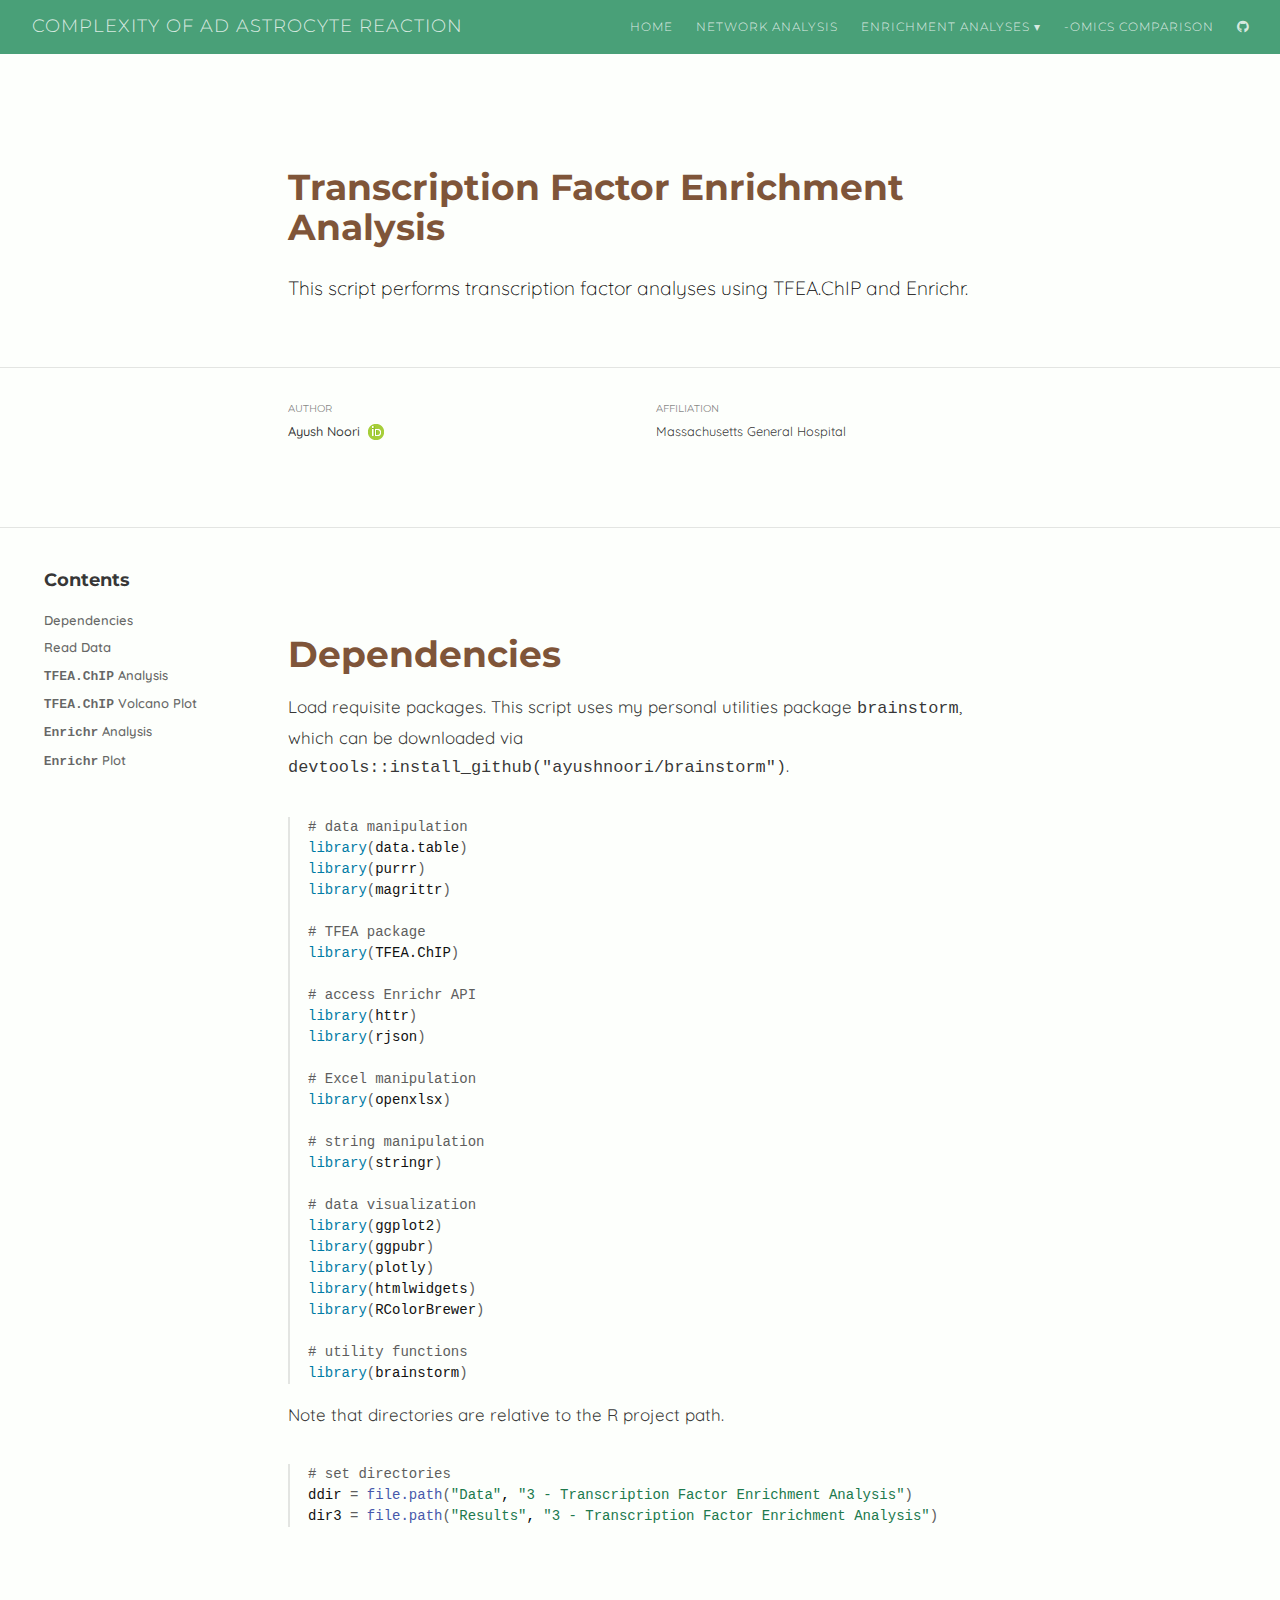
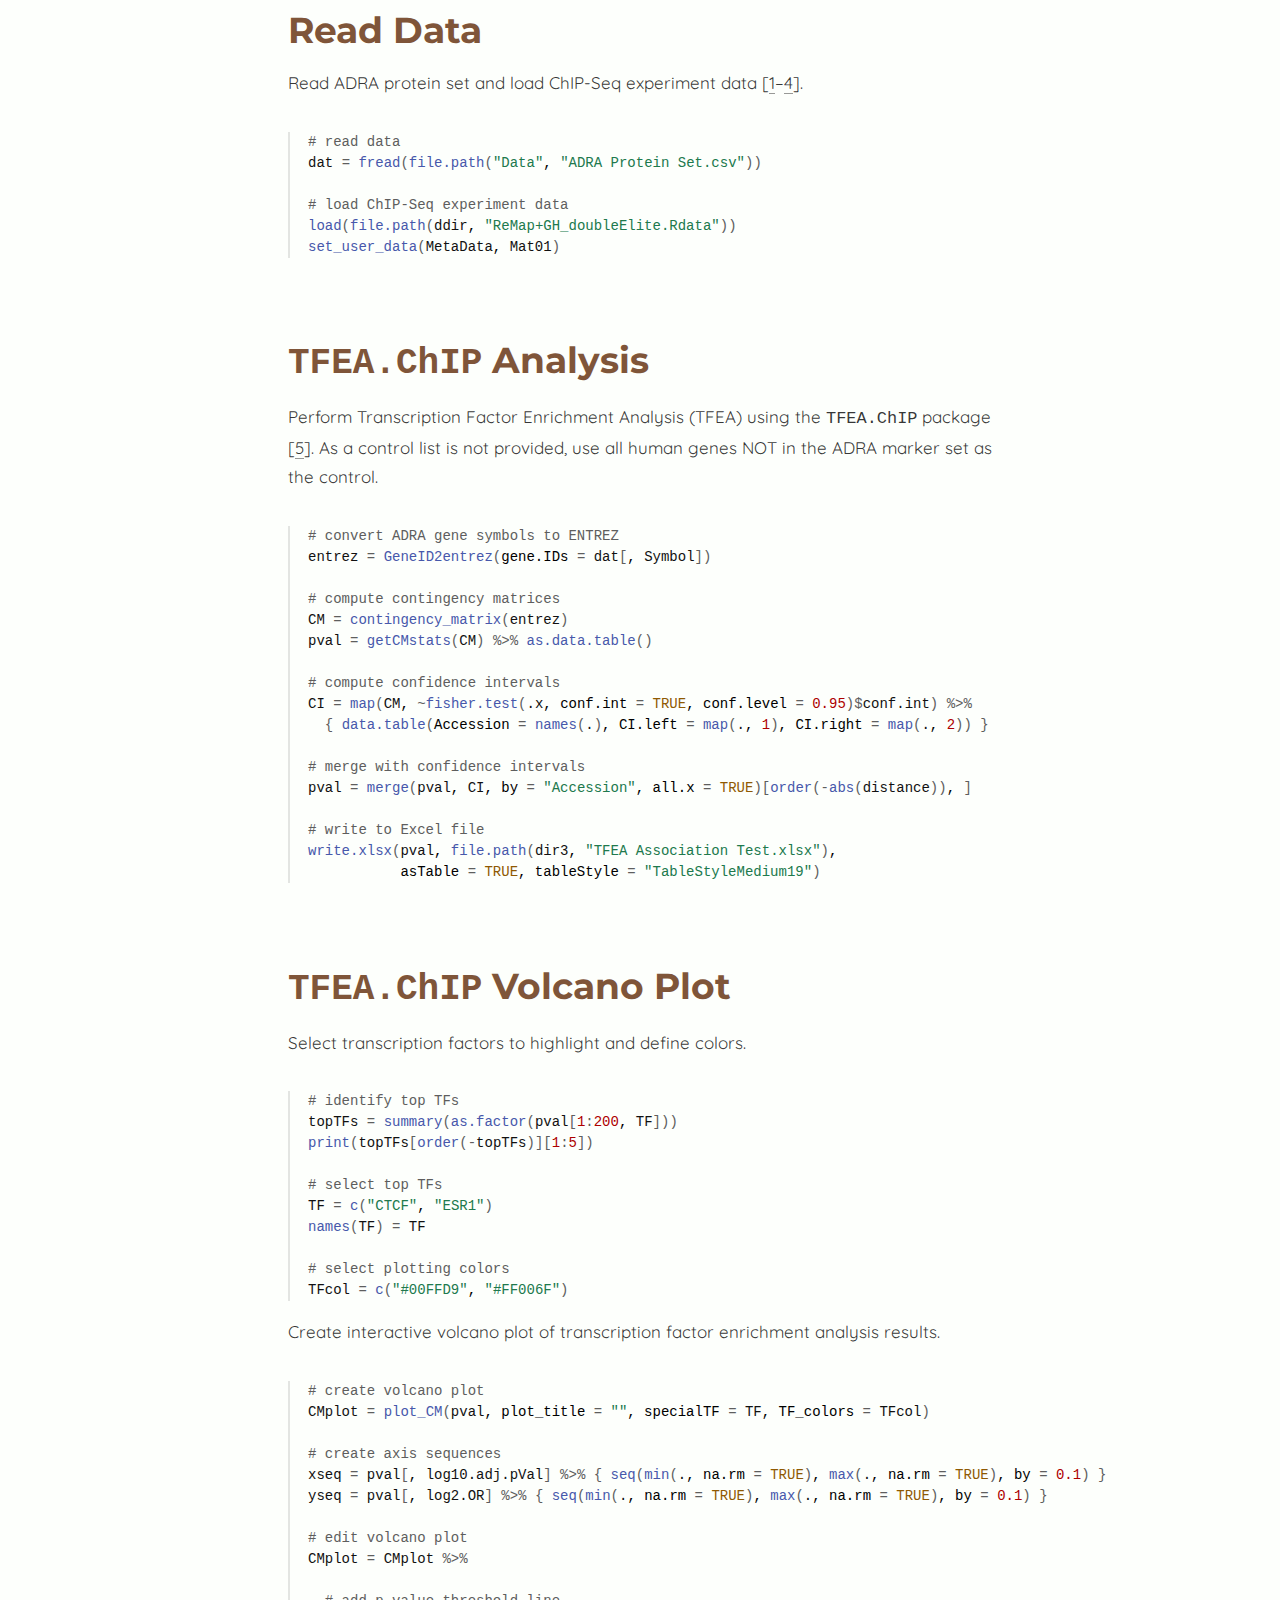
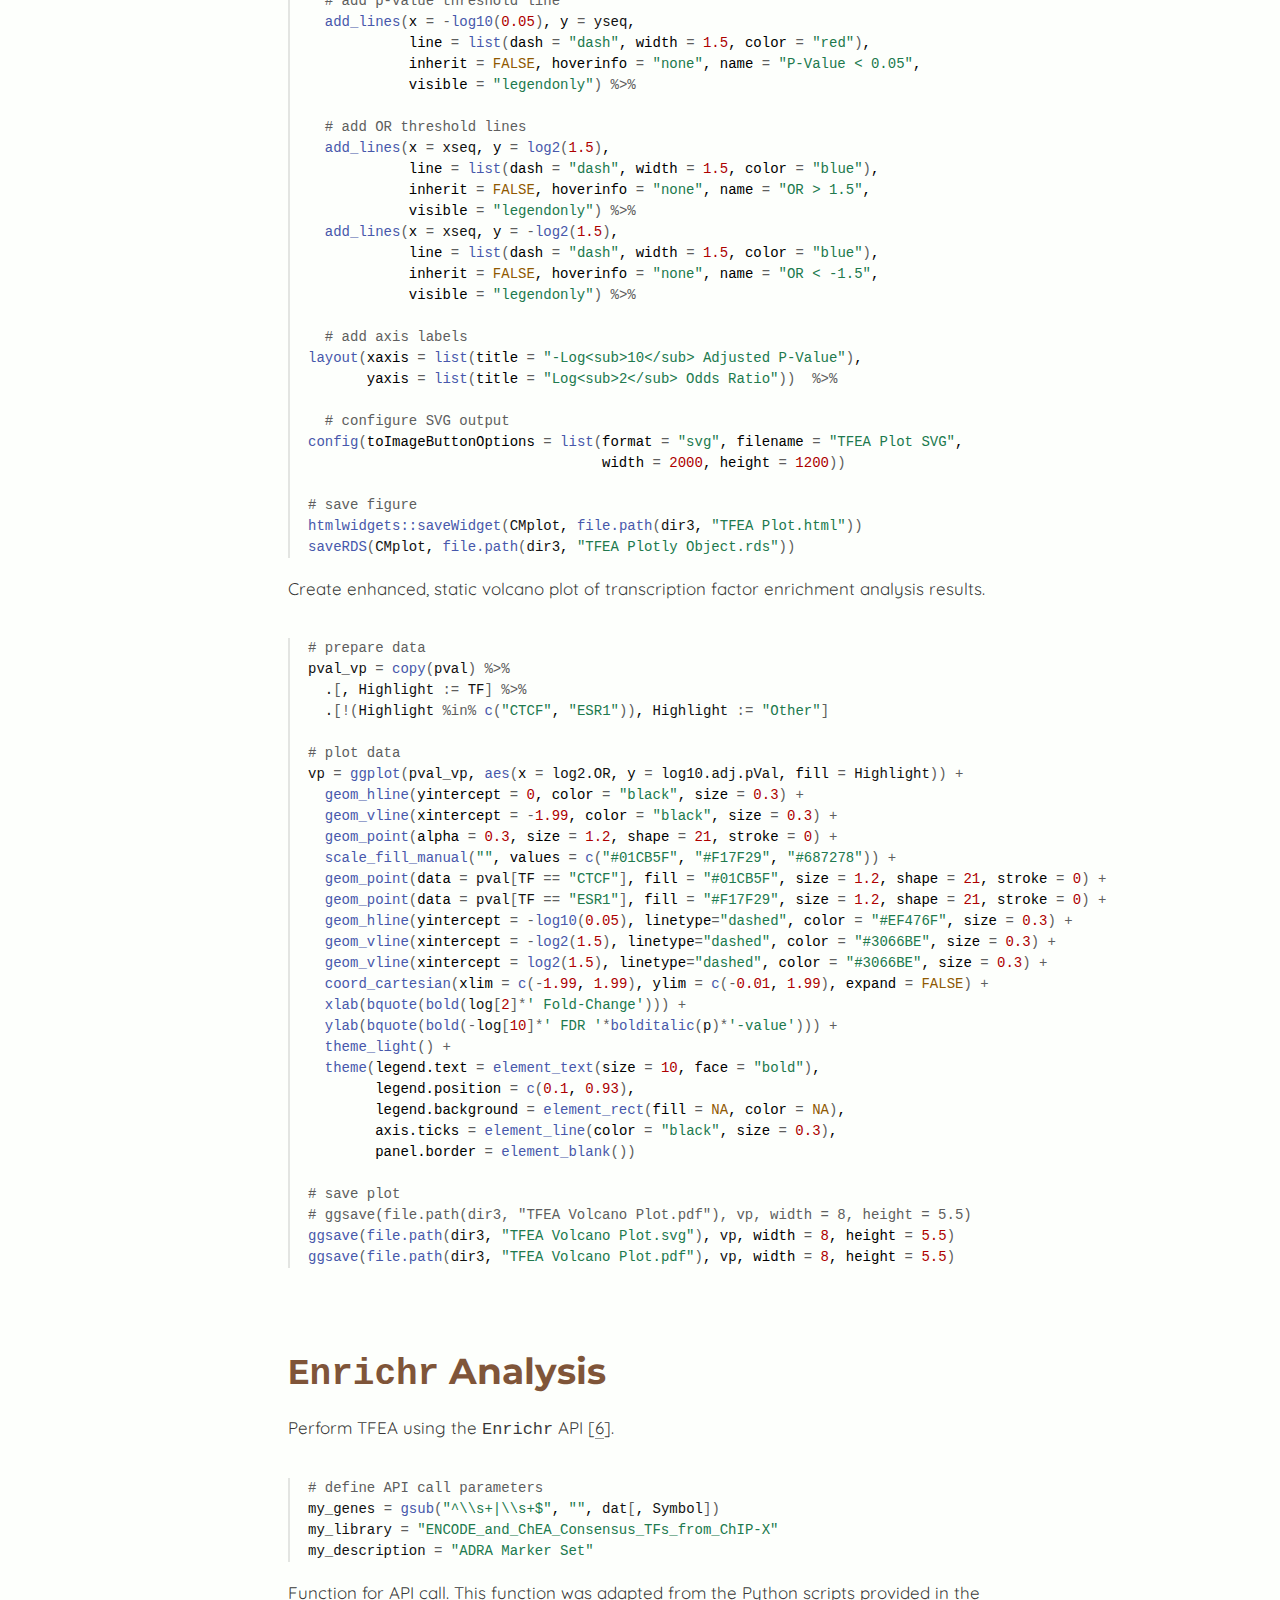
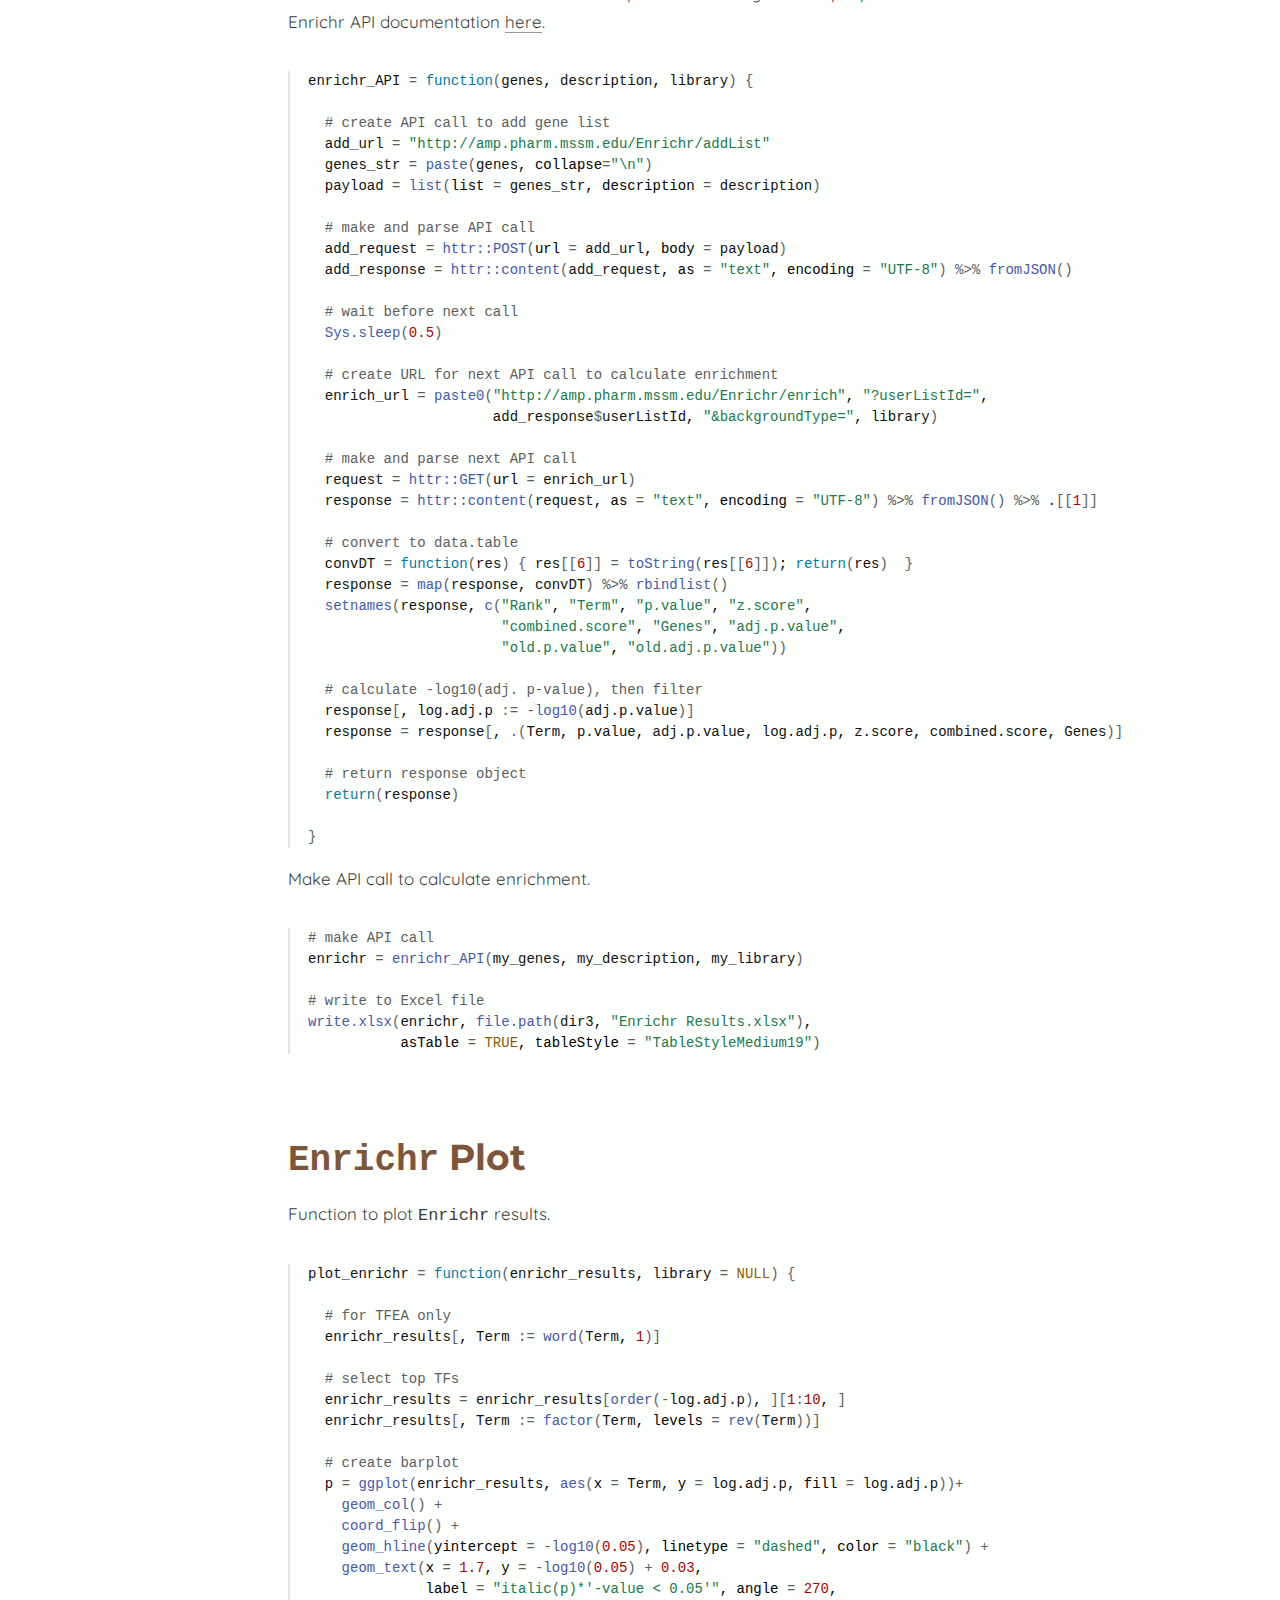
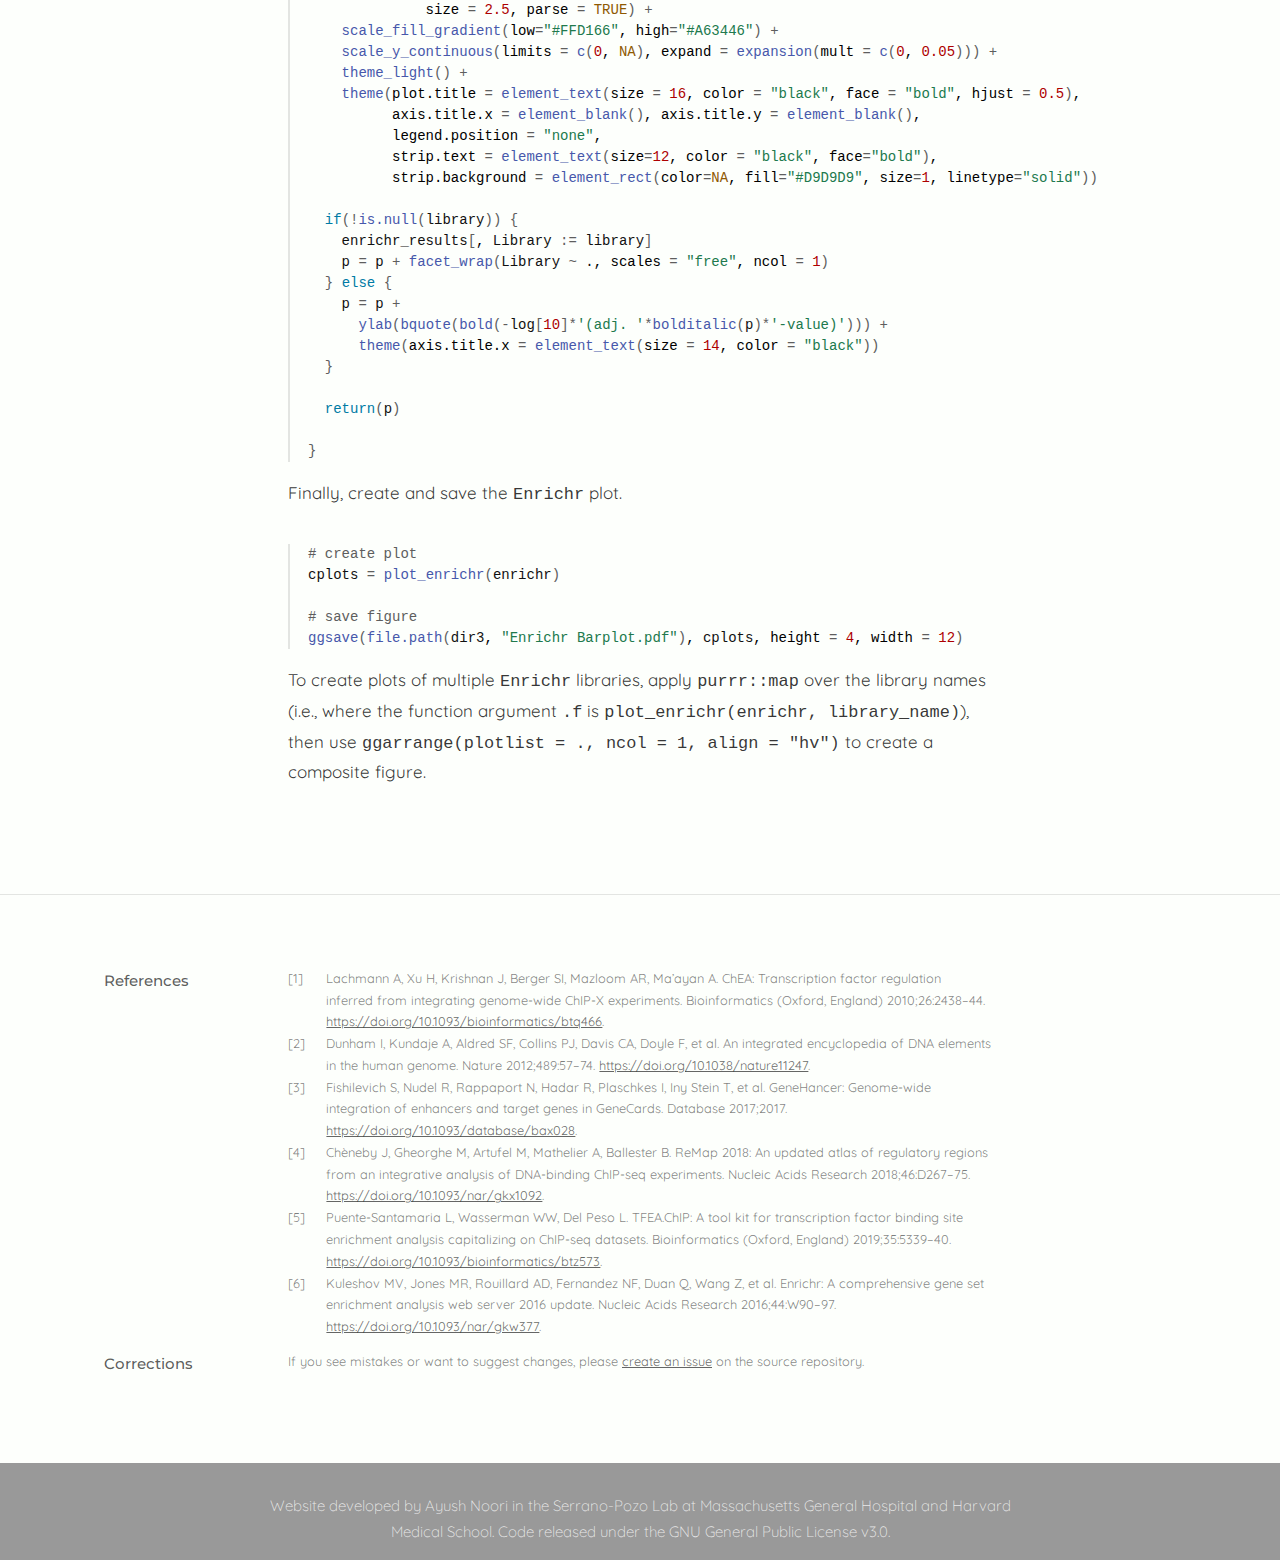
<file: docs/tf-enrichment.html>
<!DOCTYPE html>

<html xmlns="http://www.w3.org/1999/xhtml" lang="" xml:lang="">

<head>
  <meta charset="utf-8"/>
  <meta name="viewport" content="width=device-width, initial-scale=1"/>
  <meta http-equiv="X-UA-Compatible" content="IE=Edge,chrome=1"/>
  <meta name="generator" content="distill" />

  <style type="text/css">
  /* Hide doc at startup (prevent jankiness while JS renders/transforms) */
  body {
    visibility: hidden;
  }
  </style>

 <!--radix_placeholder_import_source-->
 <!--/radix_placeholder_import_source-->

<style type="text/css">code{white-space: pre;}</style>
<style type="text/css" data-origin="pandoc">
pre > code.sourceCode { white-space: pre; position: relative; }
pre > code.sourceCode > span { display: inline-block; line-height: 1.25; }
pre > code.sourceCode > span:empty { height: 1.2em; }
.sourceCode { overflow: visible; }
code.sourceCode > span { color: inherit; text-decoration: inherit; }
div.sourceCode { margin: 1em 0; }
pre.sourceCode { margin: 0; }
@media screen {
div.sourceCode { overflow: auto; }
}
@media print {
pre > code.sourceCode { white-space: pre-wrap; }
pre > code.sourceCode > span { text-indent: -5em; padding-left: 5em; }
}
pre.numberSource code
  { counter-reset: source-line 0; }
pre.numberSource code > span
  { position: relative; left: -4em; counter-increment: source-line; }
pre.numberSource code > span > a:first-child::before
  { content: counter(source-line);
    position: relative; left: -1em; text-align: right; vertical-align: baseline;
    border: none; display: inline-block;
    -webkit-touch-callout: none; -webkit-user-select: none;
    -khtml-user-select: none; -moz-user-select: none;
    -ms-user-select: none; user-select: none;
    padding: 0 4px; width: 4em;
    color: #aaaaaa;
  }
pre.numberSource { margin-left: 3em; border-left: 1px solid #aaaaaa;  padding-left: 4px; }
div.sourceCode
  {   }
@media screen {
pre > code.sourceCode > span > a:first-child::before { text-decoration: underline; }
}
code span.al { color: #ad0000; } /* Alert */
code span.an { color: #5e5e5e; } /* Annotation */
code span.at { } /* Attribute */
code span.bn { color: #ad0000; } /* BaseN */
code span.bu { } /* BuiltIn */
code span.cf { color: #007ba5; } /* ControlFlow */
code span.ch { color: #20794d; } /* Char */
code span.cn { color: #8f5902; } /* Constant */
code span.co { color: #5e5e5e; } /* Comment */
code span.cv { color: #5e5e5e; font-style: italic; } /* CommentVar */
code span.do { color: #5e5e5e; font-style: italic; } /* Documentation */
code span.dt { color: #ad0000; } /* DataType */
code span.dv { color: #ad0000; } /* DecVal */
code span.er { color: #ad0000; } /* Error */
code span.ex { } /* Extension */
code span.fl { color: #ad0000; } /* Float */
code span.fu { color: #4758ab; } /* Function */
code span.im { } /* Import */
code span.in { color: #5e5e5e; } /* Information */
code span.kw { color: #007ba5; } /* Keyword */
code span.op { color: #5e5e5e; } /* Operator */
code span.ot { color: #007ba5; } /* Other */
code span.pp { color: #ad0000; } /* Preprocessor */
code span.sc { color: #5e5e5e; } /* SpecialChar */
code span.ss { color: #20794d; } /* SpecialString */
code span.st { color: #20794d; } /* String */
code span.va { color: #111111; } /* Variable */
code span.vs { color: #20794d; } /* VerbatimString */
code span.wa { color: #5e5e5e; font-style: italic; } /* Warning */
</style>

<style>
  div.csl-bib-body { }
  div.csl-entry {
    clear: both;
    }
  .hanging div.csl-entry {
    margin-left:2em;
    text-indent:-2em;
  }
  div.csl-left-margin {
    min-width:2em;
    float:left;
  }
  div.csl-right-inline {
    margin-left:2em;
    padding-left:1em;
  }
  div.csl-indent {
    margin-left: 2em;
  }
</style>

  <!--radix_placeholder_meta_tags-->
  <title>Complexity of AD Astrocyte Reaction: Transcription Factor Enrichment Analysis</title>

  <meta property="description" itemprop="description" content="This script performs transcription factor analyses using TFEA.ChIP and Enrichr."/>

  <link rel="icon" type="image/vnd.microsoft.icon" href="images/favicon.ico"/>

  <meta name="article:author" content="Ayush Noori"/>

  <!--  https://developers.facebook.com/docs/sharing/webmasters#markup -->
  <meta property="og:title" content="Complexity of AD Astrocyte Reaction: Transcription Factor Enrichment Analysis"/>
  <meta property="og:type" content="article"/>
  <meta property="og:description" content="This script performs transcription factor analyses using TFEA.ChIP and Enrichr."/>
  <meta property="og:locale" content="en_US"/>
  <meta property="og:site_name" content="Complexity of AD Astrocyte Reaction"/>

  <!--  https://dev.twitter.com/cards/types/summary -->
  <meta property="twitter:card" content="summary"/>
  <meta property="twitter:title" content="Complexity of AD Astrocyte Reaction: Transcription Factor Enrichment Analysis"/>
  <meta property="twitter:description" content="This script performs transcription factor analyses using TFEA.ChIP and Enrichr."/>

  <!--/radix_placeholder_meta_tags-->
  
  <meta name="citation_reference" content="citation_title=ReMap 2018: An updated atlas of regulatory regions from an integrative analysis of DNA-binding ChIP-seq experiments;citation_publication_date=2018;citation_volume=46;citation_doi=10.1093/nar/gkx1092;citation_issn=0305-1048;citation_author=Jeanne ChÃ¨neby;citation_author=Marius Gheorghe;citation_author=Marie Artufel;citation_author=Anthony Mathelier;citation_author=Benoit Ballester"/>
  <meta name="citation_reference" content="citation_title=GeneHancer: Genome-wide integration of enhancers and target genes in GeneCards;citation_publication_date=2017;citation_volume=2017;citation_doi=10.1093/database/bax028;citation_issn=1758-0463;citation_author=Simon Fishilevich;citation_author=Ron Nudel;citation_author=Noa Rappaport;citation_author=Rotem Hadar;citation_author=Inbar Plaschkes;citation_author=Tsippi Iny Stein;citation_author=Naomi Rosen;citation_author=Asher Kohn;citation_author=Michal Twik;citation_author=Marilyn Safran;citation_author=Doron Lancet;citation_author=Dana Cohen"/>
  <meta name="citation_reference" content="citation_title=An integrated encyclopedia of DNA elements in the human genome;citation_publication_date=2012;citation_volume=489;citation_doi=10.1038/nature11247;citation_issn=1476-4687;citation_author=Ian Dunham;citation_author=Anshul Kundaje;citation_author=Shelley F. Aldred;citation_author=Patrick J. Collins;citation_author=Carrie A. Davis;citation_author=Francis Doyle;citation_author=Charles B. Epstein;citation_author=Seth Frietze;citation_author=Jennifer Harrow;citation_author=Rajinder Kaul;citation_author=Jainab Khatun;citation_author=Bryan R. Lajoie;citation_author=Stephen G. Landt;citation_author=Bum-Kyu Lee;citation_author=Florencia Pauli;citation_author=Kate R. Rosenbloom;citation_author=Peter Sabo;citation_author=Alexias Safi;citation_author=Amartya Sanyal;citation_author=Noam Shoresh;citation_author=Jeremy M. Simon;citation_author=Lingyun Song;citation_author=Nathan D. Trinklein;citation_author=Robert C. Altshuler;citation_author=Ewan Birney;citation_author=James B. Brown;citation_author=Chao Cheng;citation_author=Sarah Djebali;citation_author=Xianjun Dong;citation_author=Ian Dunham;citation_author=Jason Ernst;citation_author=Terrence S. Furey;citation_author=Mark Gerstein;citation_author=Belinda Giardine;citation_author=Melissa Greven;citation_author=Ross C. Hardison;citation_author=Robert S. Harris;citation_author=Javier Herrero;citation_author=Michael M. Hoffman;citation_author=Sowmya Iyer;citation_author=Manolis Kellis;citation_author=Jainab Khatun;citation_author=Pouya Kheradpour;citation_author=Anshul Kundaje;citation_author=Timo Lassmann;citation_author=Qunhua Li;citation_author=Xinying Lin;citation_author=Georgi K. Marinov;citation_author=Angelika Merkel;citation_author=Ali Mortazavi;citation_author=Stephen C. J. Parker;citation_author=Timothy E. Reddy;citation_author=Joel Rozowsky;citation_author=Felix Schlesinger;citation_author=Robert E. Thurman;citation_author=Jie Wang;citation_author=Lucas D. Ward;citation_author=Troy W. Whitfield;citation_author=Steven P. Wilder;citation_author=Weisheng Wu;citation_author=Hualin S. Xi;citation_author=Kevin Y. Yip;citation_author=Jiali Zhuang;citation_author=Bradley E. Bernstein;citation_author=Ewan Birney;citation_author=Ian Dunham;citation_author=Eric D. Green;citation_author=Chris Gunter;citation_author=Michael Snyder;citation_author=Michael J. Pazin;citation_author=Rebecca F. Lowdon;citation_author=Laura A. L. Dillon;citation_author=Leslie B. Adams;citation_author=Caroline J. Kelly;citation_author=Julia Zhang;citation_author=Judith R. Wexler;citation_author=Eric D. Green;citation_author=Peter J. Good;citation_author=Elise A. Feingold;citation_author=Bradley E. Bernstein;citation_author=Ewan Birney;citation_author=Gregory E. Crawford;citation_author=Job Dekker;citation_author=Laura Elnitski;citation_author=Peggy J. Farnham;citation_author=Mark Gerstein;citation_author=Morgan C. Giddings;citation_author=Thomas R. Gingeras;citation_author=Eric D. Green;citation_author=Roderic GuigÃ³;citation_author=Ross C. Hardison;citation_author=Timothy J. Hubbard;citation_author=Manolis Kellis;citation_author=W. James Kent;citation_author=Jason D. Lieb;citation_author=Elliott H. Margulies;citation_author=Richard M. Myers;citation_author=Michael Snyder;citation_author=John A. Stamatoyannopoulos;citation_author=Scott A. Tenenbaum;citation_author=Zhiping Weng;citation_author=Kevin P. White;citation_author=Barbara Wold;citation_author=Jainab Khatun;citation_author=Yanbao Yu;citation_author=John Wrobel;citation_author=Brian A. Risk;citation_author=Harsha P. Gunawardena;citation_author=Heather C. Kuiper;citation_author=Christopher W. Maier;citation_author=Ling Xie;citation_author=Xian Chen;citation_author=Morgan C. Giddings;citation_author=Bradley E. Bernstein;citation_author=Charles B. Epstein;citation_author=Noam Shoresh;citation_author=Jason Ernst;citation_author=Pouya Kheradpour;citation_author=Tarjei S. Mikkelsen;citation_author=Shawn Gillespie;citation_author=Alon Goren;citation_author=Oren Ram;citation_author=Xiaolan Zhang;citation_author=Li Wang;citation_author=Robbyn Issner;citation_author=Michael J. Coyne;citation_author=Timothy Durham;citation_author=Manching Ku;citation_author=Thanh Truong;citation_author=Lucas D. Ward;citation_author=Robert C. Altshuler;citation_author=Matthew L. Eaton;citation_author=Manolis Kellis;citation_author=Sarah Djebali;citation_author=Carrie A. Davis;citation_author=Angelika Merkel;citation_author=Alex Dobin;citation_author=Timo Lassmann;citation_author=Ali Mortazavi;citation_author=Andrea Tanzer;citation_author=Julien Lagarde;citation_author=Wei Lin;citation_author=Felix Schlesinger;citation_author=Chenghai Xue;citation_author=Georgi K. Marinov;citation_author=Jainab Khatun;citation_author=Brian A. Williams;citation_author=Chris Zaleski;citation_author=Joel Rozowsky;citation_author=Maik RÃ¶der;citation_author=Felix Kokocinski;citation_author=Rehab F. Abdelhamid;citation_author=Tyler Alioto;citation_author=Igor Antoshechkin;citation_author=Michael T. Baer;citation_author=Philippe Batut;citation_author=Ian Bell;citation_author=Kimberly Bell;citation_author=Sudipto Chakrabortty;citation_author=Xian Chen;citation_author=Jacqueline Chrast;citation_author=Joao Curado;citation_author=Thomas Derrien;citation_author=Jorg Drenkow;citation_author=Erica Dumais;citation_author=Jackie Dumais;citation_author=Radha Duttagupta;citation_author=Megan Fastuca;citation_author=Kata Fejes-Toth;citation_author=Pedro Ferreira;citation_author=Sylvain Foissac;citation_author=Melissa J. Fullwood;citation_author=Hui Gao;citation_author=David Gonzalez;citation_author=Assaf Gordon;citation_author=Harsha P. Gunawardena;citation_author=CÃ©dric Howald;citation_author=Sonali Jha;citation_author=Rory Johnson;citation_author=Philipp Kapranov;citation_author=Brandon King;citation_author=Colin Kingswood;citation_author=Guoliang Li;citation_author=Oscar J. Luo;citation_author=Eddie Park;citation_author=Jonathan B. Preall;citation_author=Kimberly Presaud;citation_author=Paolo Ribeca;citation_author=Brian A. Risk;citation_author=Daniel Robyr;citation_author=Xiaoan Ruan;citation_author=Michael Sammeth;citation_author=Kuljeet Singh Sandhu;citation_author=Lorain Schaeffer;citation_author=Lei-Hoon See;citation_author=Atif Shahab;citation_author=Jorgen Skancke;citation_author=Ana Maria Suzuki;citation_author=Hazuki Takahashi;citation_author=Hagen Tilgner;citation_author=Diane Trout;citation_author=Nathalie Walters;citation_author=Huaien Wang;citation_author=John Wrobel;citation_author=Yanbao Yu;citation_author=Yoshihide Hayashizaki;citation_author=Jennifer Harrow;citation_author=Mark Gerstein;citation_author=Timothy J. Hubbard;citation_author=Alexandre Reymond;citation_author=Stylianos E. Antonarakis;citation_author=Gregory J. Hannon;citation_author=Morgan C. Giddings;citation_author=Yijun Ruan;citation_author=Barbara Wold;citation_author=Piero Carninci;citation_author=Roderic GuigÃ³;citation_author=Thomas R. Gingeras;citation_author=Kate R. Rosenbloom;citation_author=Cricket A. Sloan;citation_author=Katrina Learned;citation_author=Venkat S. Malladi;citation_author=Matthew C. Wong;citation_author=Galt P. Barber;citation_author=Melissa S. Cline;citation_author=Timothy R. Dreszer;citation_author=Steven G. Heitner;citation_author=Donna Karolchik;citation_author=W. James Kent;citation_author=Vanessa M. Kirkup;citation_author=Laurence R. Meyer;citation_author=Jeffrey C. Long;citation_author=Morgan Maddren;citation_author=Brian J. Raney;citation_author=Terrence S. Furey;citation_author=Lingyun Song;citation_author=Linda L. Grasfeder;citation_author=Paul G. Giresi;citation_author=Bum-Kyu Lee;citation_author=Anna Battenhouse;citation_author=Nathan C. Sheffield;citation_author=Jeremy M. Simon;citation_author=Kimberly A. Showers;citation_author=Alexias Safi;citation_author=Darin London;citation_author=Akshay A. Bhinge;citation_author=Christopher Shestak;citation_author=Matthew R. Schaner;citation_author=Seul Ki Kim;citation_author=Zhuzhu Z. Zhang;citation_author=Piotr A. Mieczkowski;citation_author=Joanna O. Mieczkowska;citation_author=Zheng Liu;citation_author=Ryan M. McDaniell;citation_author=Yunyun Ni;citation_author=Naim U. Rashid;citation_author=Min Jae Kim;citation_author=Sheera Adar;citation_author=Zhancheng Zhang;citation_author=Tianyuan Wang;citation_author=Deborah Winter;citation_author=Damian Keefe;citation_author=Ewan Birney;citation_author=Vishwanath R. Iyer;citation_author=Jason D. Lieb;citation_author=Gregory E. Crawford;citation_author=Guoliang Li;citation_author=Kuljeet Singh Sandhu;citation_author=Meizhen Zheng;citation_author=Ping Wang;citation_author=Oscar J. Luo;citation_author=Atif Shahab;citation_author=Melissa J. Fullwood;citation_author=Xiaoan Ruan;citation_author=Yijun Ruan;citation_author=Richard M. Myers;citation_author=Florencia Pauli;citation_author=Brian A. Williams;citation_author=Jason Gertz;citation_author=Georgi K. Marinov;citation_author=Timothy E. Reddy;citation_author=Jost Vielmetter;citation_author=E. Partridge;citation_author=Diane Trout;citation_author=Katherine E. Varley;citation_author=Clarke Gasper;citation_author=Barcelona Cold Spring Harbor;citation_author=Austin Duke University;citation_author=Stanford group (data production and analysis) HudsonAlpha Institute;citation_author=An integrated encyclopedia of DNA elements in the human genome;citation_author=2012;citation_author=489;citation_author=10.1038/nature11247;citation_author=1476-4687;citation_author=Ian Dunham;citation_author=Anshul Kundaje;citation_author=Shelley F. Aldred;citation_author=Patrick J. Collins;citation_author=Carrie A. Davis;citation_author=Francis Doyle"/>
  <meta name="citation_reference" content="citation_title=ChEA: Transcription factor regulation inferred from integrating genome-wide ChIP-X experiments;citation_publication_date=2010;citation_volume=26;citation_doi=10.1093/bioinformatics/btq466;citation_issn=1367-4811;citation_author=Alexander Lachmann;citation_author=Huilei Xu;citation_author=Jayanth Krishnan;citation_author=Seth I. Berger;citation_author=Amin R. Mazloom;citation_author=Avi Maâ€™ayan"/>
  <!--radix_placeholder_rmarkdown_metadata-->

  <script type="text/json" id="radix-rmarkdown-metadata">
  {"type":"list","attributes":{"names":{"type":"character","attributes":{},"value":["title","description","bibliography","csl","author","output"]}},"value":[{"type":"character","attributes":{},"value":["Transcription Factor Enrichment Analysis"]},{"type":"character","attributes":{},"value":["This script performs transcription factor analyses using TFEA.ChIP and Enrichr.\n"]},{"type":"character","attributes":{},"value":["astrocyte-review-bibliography.bib"]},{"type":"character","attributes":{},"value":["https://www.zotero.org/styles/elsevier-vancouver"]},{"type":"list","attributes":{},"value":[{"type":"list","attributes":{"names":{"type":"character","attributes":{},"value":["first_name","last_name","url","affiliation","affiliation_url","orcid_id"]}},"value":[{"type":"character","attributes":{},"value":["Ayush"]},{"type":"character","attributes":{},"value":["Noori"]},{"type":"character","attributes":{},"value":["https://www.github.com/ayushnoori"]},{"type":"character","attributes":{},"value":["Massachusetts General Hospital"]},{"type":"character","attributes":{},"value":["https://www.serranopozolab.com"]},{"type":"character","attributes":{},"value":["0000-0003-1420-1236"]}]}]},{"type":"list","attributes":{"names":{"type":"character","attributes":{},"value":["distill::distill_article"]}},"value":[{"type":"list","attributes":{"names":{"type":"character","attributes":{},"value":["toc"]}},"value":[{"type":"logical","attributes":{},"value":[true]}]}]}]}
  </script>
  <!--/radix_placeholder_rmarkdown_metadata-->
  <!--radix_placeholder_navigation_in_header-->
  <meta name="distill:offset" content=""/>

  <script type="application/javascript">

    window.headroom_prevent_pin = false;

    window.document.addEventListener("DOMContentLoaded", function (event) {

      // initialize headroom for banner
      var header = $('header').get(0);
      var headerHeight = header.offsetHeight;
      var headroom = new Headroom(header, {
        tolerance: 5,
        onPin : function() {
          if (window.headroom_prevent_pin) {
            window.headroom_prevent_pin = false;
            headroom.unpin();
          }
        }
      });
      headroom.init();
      if(window.location.hash)
        headroom.unpin();
      $(header).addClass('headroom--transition');

      // offset scroll location for banner on hash change
      // (see: https://github.com/WickyNilliams/headroom.js/issues/38)
      window.addEventListener("hashchange", function(event) {
        window.scrollTo(0, window.pageYOffset - (headerHeight + 25));
      });

      // responsive menu
      $('.distill-site-header').each(function(i, val) {
        var topnav = $(this);
        var toggle = topnav.find('.nav-toggle');
        toggle.on('click', function() {
          topnav.toggleClass('responsive');
        });
      });

      // nav dropdowns
      $('.nav-dropbtn').click(function(e) {
        $(this).next('.nav-dropdown-content').toggleClass('nav-dropdown-active');
        $(this).parent().siblings('.nav-dropdown')
           .children('.nav-dropdown-content').removeClass('nav-dropdown-active');
      });
      $("body").click(function(e){
        $('.nav-dropdown-content').removeClass('nav-dropdown-active');
      });
      $(".nav-dropdown").click(function(e){
        e.stopPropagation();
      });
    });
  </script>

  <style type="text/css">

  /* Theme (user-documented overrideables for nav appearance) */

  .distill-site-nav {
    color: rgba(255, 255, 255, 0.8);
    background-color: #0F2E3D;
    font-size: 15px;
    font-weight: 300;
  }

  .distill-site-nav a {
    color: inherit;
    text-decoration: none;
  }

  .distill-site-nav a:hover {
    color: white;
  }

  @media print {
    .distill-site-nav {
      display: none;
    }
  }

  .distill-site-header {

  }

  .distill-site-footer {

  }


  /* Site Header */

  .distill-site-header {
    width: 100%;
    box-sizing: border-box;
    z-index: 3;
  }

  .distill-site-header .nav-left {
    display: inline-block;
    margin-left: 8px;
  }

  @media screen and (max-width: 768px) {
    .distill-site-header .nav-left {
      margin-left: 0;
    }
  }


  .distill-site-header .nav-right {
    float: right;
    margin-right: 8px;
  }

  .distill-site-header a,
  .distill-site-header .title {
    display: inline-block;
    text-align: center;
    padding: 14px 10px 14px 10px;
  }

  .distill-site-header .title {
    font-size: 18px;
    min-width: 150px;
  }

  .distill-site-header .logo {
    padding: 0;
  }

  .distill-site-header .logo img {
    display: none;
    max-height: 20px;
    width: auto;
    margin-bottom: -4px;
  }

  .distill-site-header .nav-image img {
    max-height: 18px;
    width: auto;
    display: inline-block;
    margin-bottom: -3px;
  }



  @media screen and (min-width: 1000px) {
    .distill-site-header .logo img {
      display: inline-block;
    }
    .distill-site-header .nav-left {
      margin-left: 20px;
    }
    .distill-site-header .nav-right {
      margin-right: 20px;
    }
    .distill-site-header .title {
      padding-left: 12px;
    }
  }


  .distill-site-header .nav-toggle {
    display: none;
  }

  .nav-dropdown {
    display: inline-block;
    position: relative;
  }

  .nav-dropdown .nav-dropbtn {
    border: none;
    outline: none;
    color: rgba(255, 255, 255, 0.8);
    padding: 16px 10px;
    background-color: transparent;
    font-family: inherit;
    font-size: inherit;
    font-weight: inherit;
    margin: 0;
    margin-top: 1px;
    z-index: 2;
  }

  .nav-dropdown-content {
    display: none;
    position: absolute;
    background-color: white;
    min-width: 200px;
    border: 1px solid rgba(0,0,0,0.15);
    border-radius: 4px;
    box-shadow: 0px 8px 16px 0px rgba(0,0,0,0.1);
    z-index: 1;
    margin-top: 2px;
    white-space: nowrap;
    padding-top: 4px;
    padding-bottom: 4px;
  }

  .nav-dropdown-content hr {
    margin-top: 4px;
    margin-bottom: 4px;
    border: none;
    border-bottom: 1px solid rgba(0, 0, 0, 0.1);
  }

  .nav-dropdown-active {
    display: block;
  }

  .nav-dropdown-content a, .nav-dropdown-content .nav-dropdown-header {
    color: black;
    padding: 6px 24px;
    text-decoration: none;
    display: block;
    text-align: left;
  }

  .nav-dropdown-content .nav-dropdown-header {
    display: block;
    padding: 5px 24px;
    padding-bottom: 0;
    text-transform: uppercase;
    font-size: 14px;
    color: #999999;
    white-space: nowrap;
  }

  .nav-dropdown:hover .nav-dropbtn {
    color: white;
  }

  .nav-dropdown-content a:hover {
    background-color: #ddd;
    color: black;
  }

  .nav-right .nav-dropdown-content {
    margin-left: -45%;
    right: 0;
  }

  @media screen and (max-width: 768px) {
    .distill-site-header a, .distill-site-header .nav-dropdown  {display: none;}
    .distill-site-header a.nav-toggle {
      float: right;
      display: block;
    }
    .distill-site-header .title {
      margin-left: 0;
    }
    .distill-site-header .nav-right {
      margin-right: 0;
    }
    .distill-site-header {
      overflow: hidden;
    }
    .nav-right .nav-dropdown-content {
      margin-left: 0;
    }
  }


  @media screen and (max-width: 768px) {
    .distill-site-header.responsive {position: relative; min-height: 500px; }
    .distill-site-header.responsive a.nav-toggle {
      position: absolute;
      right: 0;
      top: 0;
    }
    .distill-site-header.responsive a,
    .distill-site-header.responsive .nav-dropdown {
      display: block;
      text-align: left;
    }
    .distill-site-header.responsive .nav-left,
    .distill-site-header.responsive .nav-right {
      width: 100%;
    }
    .distill-site-header.responsive .nav-dropdown {float: none;}
    .distill-site-header.responsive .nav-dropdown-content {position: relative;}
    .distill-site-header.responsive .nav-dropdown .nav-dropbtn {
      display: block;
      width: 100%;
      text-align: left;
    }
  }

  /* Site Footer */

  .distill-site-footer {
    width: 100%;
    overflow: hidden;
    box-sizing: border-box;
    z-index: 3;
    margin-top: 30px;
    padding-top: 30px;
    padding-bottom: 30px;
    text-align: center;
  }

  /* Headroom */

  d-title {
    padding-top: 6rem;
  }

  @media print {
    d-title {
      padding-top: 4rem;
    }
  }

  .headroom {
    z-index: 1000;
    position: fixed;
    top: 0;
    left: 0;
    right: 0;
  }

  .headroom--transition {
    transition: all .4s ease-in-out;
  }

  .headroom--unpinned {
    top: -100px;
  }

  .headroom--pinned {
    top: 0;
  }

  /* adjust viewport for navbar height */
  /* helps vertically center bootstrap (non-distill) content */
  .min-vh-100 {
    min-height: calc(100vh - 100px) !important;
  }

  </style>

  <script src="site_libs/jquery-1.11.3/jquery.min.js"></script>
  <link href="site_libs/font-awesome-5.1.0/css/all.css" rel="stylesheet"/>
  <link href="site_libs/font-awesome-5.1.0/css/v4-shims.css" rel="stylesheet"/>
  <script src="site_libs/headroom-0.9.4/headroom.min.js"></script>
  <!--/radix_placeholder_navigation_in_header-->
  <!--radix_placeholder_distill-->

  <style type="text/css">

  body {
    background-color: white;
  }

  .pandoc-table {
    width: 100%;
  }

  .pandoc-table>caption {
    margin-bottom: 10px;
  }

  .pandoc-table th:not([align]) {
    text-align: left;
  }

  .pagedtable-footer {
    font-size: 15px;
  }

  d-byline .byline {
    grid-template-columns: 2fr 2fr;
  }

  d-byline .byline h3 {
    margin-block-start: 1.5em;
  }

  d-byline .byline .authors-affiliations h3 {
    margin-block-start: 0.5em;
  }

  .authors-affiliations .orcid-id {
    width: 16px;
    height:16px;
    margin-left: 4px;
    margin-right: 4px;
    vertical-align: middle;
    padding-bottom: 2px;
  }

  d-title .dt-tags {
    margin-top: 1em;
    grid-column: text;
  }

  .dt-tags .dt-tag {
    text-decoration: none;
    display: inline-block;
    color: rgba(0,0,0,0.6);
    padding: 0em 0.4em;
    margin-right: 0.5em;
    margin-bottom: 0.4em;
    font-size: 70%;
    border: 1px solid rgba(0,0,0,0.2);
    border-radius: 3px;
    text-transform: uppercase;
    font-weight: 500;
  }

  d-article table.gt_table td,
  d-article table.gt_table th {
    border-bottom: none;
  }

  .html-widget {
    margin-bottom: 2.0em;
  }

  .l-screen-inset {
    padding-right: 16px;
  }

  .l-screen .caption {
    margin-left: 10px;
  }

  .shaded {
    background: rgb(247, 247, 247);
    padding-top: 20px;
    padding-bottom: 20px;
    border-top: 1px solid rgba(0, 0, 0, 0.1);
    border-bottom: 1px solid rgba(0, 0, 0, 0.1);
  }

  .shaded .html-widget {
    margin-bottom: 0;
    border: 1px solid rgba(0, 0, 0, 0.1);
  }

  .shaded .shaded-content {
    background: white;
  }

  .text-output {
    margin-top: 0;
    line-height: 1.5em;
  }

  .hidden {
    display: none !important;
  }

  d-article {
    padding-top: 2.5rem;
    padding-bottom: 30px;
  }

  d-appendix {
    padding-top: 30px;
  }

  d-article>p>img {
    width: 100%;
  }

  d-article h2 {
    margin: 1rem 0 1.5rem 0;
  }

  d-article h3 {
    margin-top: 1.5rem;
  }

  d-article iframe {
    border: 1px solid rgba(0, 0, 0, 0.1);
    margin-bottom: 2.0em;
    width: 100%;
  }

  /* Tweak code blocks */

  d-article div.sourceCode code,
  d-article pre code {
    font-family: Consolas, Monaco, 'Andale Mono', 'Ubuntu Mono', monospace;
  }

  d-article pre,
  d-article div.sourceCode,
  d-article div.sourceCode pre {
    overflow: auto;
  }

  d-article div.sourceCode {
    background-color: white;
  }

  d-article div.sourceCode pre {
    padding-left: 10px;
    font-size: 12px;
    border-left: 2px solid rgba(0,0,0,0.1);
  }

  d-article pre {
    font-size: 12px;
    color: black;
    background: none;
    margin-top: 0;
    text-align: left;
    white-space: pre;
    word-spacing: normal;
    word-break: normal;
    word-wrap: normal;
    line-height: 1.5;

    -moz-tab-size: 4;
    -o-tab-size: 4;
    tab-size: 4;

    -webkit-hyphens: none;
    -moz-hyphens: none;
    -ms-hyphens: none;
    hyphens: none;
  }

  d-article pre a {
    border-bottom: none;
  }

  d-article pre a:hover {
    border-bottom: none;
    text-decoration: underline;
  }

  d-article details {
    grid-column: text;
    margin-bottom: 0.8em;
  }

  @media(min-width: 768px) {

  d-article pre,
  d-article div.sourceCode,
  d-article div.sourceCode pre {
    overflow: visible !important;
  }

  d-article div.sourceCode pre {
    padding-left: 18px;
    font-size: 14px;
  }

  d-article pre {
    font-size: 14px;
  }

  }

  figure img.external {
    background: white;
    border: 1px solid rgba(0, 0, 0, 0.1);
    box-shadow: 0 1px 8px rgba(0, 0, 0, 0.1);
    padding: 18px;
    box-sizing: border-box;
  }

  /* CSS for d-contents */

  .d-contents {
    grid-column: text;
    color: rgba(0,0,0,0.8);
    font-size: 0.9em;
    padding-bottom: 1em;
    margin-bottom: 1em;
    padding-bottom: 0.5em;
    margin-bottom: 1em;
    padding-left: 0.25em;
    justify-self: start;
  }

  @media(min-width: 1000px) {
    .d-contents.d-contents-float {
      height: 0;
      grid-column-start: 1;
      grid-column-end: 4;
      justify-self: center;
      padding-right: 3em;
      padding-left: 2em;
    }
  }

  .d-contents nav h3 {
    font-size: 18px;
    margin-top: 0;
    margin-bottom: 1em;
  }

  .d-contents li {
    list-style-type: none
  }

  .d-contents nav > ul {
    padding-left: 0;
  }

  .d-contents ul {
    padding-left: 1em
  }

  .d-contents nav ul li {
    margin-top: 0.6em;
    margin-bottom: 0.2em;
  }

  .d-contents nav a {
    font-size: 13px;
    border-bottom: none;
    text-decoration: none
    color: rgba(0, 0, 0, 0.8);
  }

  .d-contents nav a:hover {
    text-decoration: underline solid rgba(0, 0, 0, 0.6)
  }

  .d-contents nav > ul > li > a {
    font-weight: 600;
  }

  .d-contents nav > ul > li > ul {
    font-weight: inherit;
  }

  .d-contents nav > ul > li > ul > li {
    margin-top: 0.2em;
  }


  .d-contents nav ul {
    margin-top: 0;
    margin-bottom: 0.25em;
  }

  .d-article-with-toc h2:nth-child(2) {
    margin-top: 0;
  }


  /* Figure */

  .figure {
    position: relative;
    margin-bottom: 2.5em;
    margin-top: 1.5em;
  }

  .figure img {
    width: 100%;
  }

  .figure .caption {
    color: rgba(0, 0, 0, 0.6);
    font-size: 12px;
    line-height: 1.5em;
  }

  .figure img.external {
    background: white;
    border: 1px solid rgba(0, 0, 0, 0.1);
    box-shadow: 0 1px 8px rgba(0, 0, 0, 0.1);
    padding: 18px;
    box-sizing: border-box;
  }

  .figure .caption a {
    color: rgba(0, 0, 0, 0.6);
  }

  .figure .caption b,
  .figure .caption strong, {
    font-weight: 600;
    color: rgba(0, 0, 0, 1.0);
  }

  /* Citations */

  d-article .citation {
    color: inherit;
    cursor: inherit;
  }

  div.hanging-indent{
    margin-left: 1em; text-indent: -1em;
  }

  /* Citation hover box */

  .tippy-box[data-theme~=light-border] {
    background-color: rgba(250, 250, 250, 0.95);
  }

  .tippy-content > p {
    margin-bottom: 0;
    padding: 2px;
  }


  /* Tweak 1000px media break to show more text */

  @media(min-width: 1000px) {
    .base-grid,
    distill-header,
    d-title,
    d-abstract,
    d-article,
    d-appendix,
    distill-appendix,
    d-byline,
    d-footnote-list,
    d-citation-list,
    distill-footer {
      grid-template-columns: [screen-start] 1fr [page-start kicker-start] 80px [middle-start] 50px [text-start kicker-end] 65px 65px 65px 65px 65px 65px 65px 65px [text-end gutter-start] 65px [middle-end] 65px [page-end gutter-end] 1fr [screen-end];
      grid-column-gap: 16px;
    }

    .grid {
      grid-column-gap: 16px;
    }

    d-article {
      font-size: 1.06rem;
      line-height: 1.7em;
    }
    figure .caption, .figure .caption, figure figcaption {
      font-size: 13px;
    }
  }

  @media(min-width: 1180px) {
    .base-grid,
    distill-header,
    d-title,
    d-abstract,
    d-article,
    d-appendix,
    distill-appendix,
    d-byline,
    d-footnote-list,
    d-citation-list,
    distill-footer {
      grid-template-columns: [screen-start] 1fr [page-start kicker-start] 60px [middle-start] 60px [text-start kicker-end] 60px 60px 60px 60px 60px 60px 60px 60px [text-end gutter-start] 60px [middle-end] 60px [page-end gutter-end] 1fr [screen-end];
      grid-column-gap: 32px;
    }

    .grid {
      grid-column-gap: 32px;
    }
  }


  /* Get the citation styles for the appendix (not auto-injected on render since
     we do our own rendering of the citation appendix) */

  d-appendix .citation-appendix,
  .d-appendix .citation-appendix {
    font-size: 11px;
    line-height: 15px;
    border-left: 1px solid rgba(0, 0, 0, 0.1);
    padding-left: 18px;
    border: 1px solid rgba(0,0,0,0.1);
    background: rgba(0, 0, 0, 0.02);
    padding: 10px 18px;
    border-radius: 3px;
    color: rgba(150, 150, 150, 1);
    overflow: hidden;
    margin-top: -12px;
    white-space: pre-wrap;
    word-wrap: break-word;
  }

  /* Include appendix styles here so they can be overridden */

  d-appendix {
    contain: layout style;
    font-size: 0.8em;
    line-height: 1.7em;
    margin-top: 60px;
    margin-bottom: 0;
    border-top: 1px solid rgba(0, 0, 0, 0.1);
    color: rgba(0,0,0,0.5);
    padding-top: 60px;
    padding-bottom: 48px;
  }

  d-appendix h3 {
    grid-column: page-start / text-start;
    font-size: 15px;
    font-weight: 500;
    margin-top: 1em;
    margin-bottom: 0;
    color: rgba(0,0,0,0.65);
  }

  d-appendix h3 + * {
    margin-top: 1em;
  }

  d-appendix ol {
    padding: 0 0 0 15px;
  }

  @media (min-width: 768px) {
    d-appendix ol {
      padding: 0 0 0 30px;
      margin-left: -30px;
    }
  }

  d-appendix li {
    margin-bottom: 1em;
  }

  d-appendix a {
    color: rgba(0, 0, 0, 0.6);
  }

  d-appendix > * {
    grid-column: text;
  }

  d-appendix > d-footnote-list,
  d-appendix > d-citation-list,
  d-appendix > distill-appendix {
    grid-column: screen;
  }

  /* Include footnote styles here so they can be overridden */

  d-footnote-list {
    contain: layout style;
  }

  d-footnote-list > * {
    grid-column: text;
  }

  d-footnote-list a.footnote-backlink {
    color: rgba(0,0,0,0.3);
    padding-left: 0.5em;
  }



  /* Anchor.js */

  .anchorjs-link {
    /*transition: all .25s linear; */
    text-decoration: none;
    border-bottom: none;
  }
  *:hover > .anchorjs-link {
    margin-left: -1.125em !important;
    text-decoration: none;
    border-bottom: none;
  }

  /* Social footer */

  .social_footer {
    margin-top: 30px;
    margin-bottom: 0;
    color: rgba(0,0,0,0.67);
  }

  .disqus-comments {
    margin-right: 30px;
  }

  .disqus-comment-count {
    border-bottom: 1px solid rgba(0, 0, 0, 0.4);
    cursor: pointer;
  }

  #disqus_thread {
    margin-top: 30px;
  }

  .article-sharing a {
    border-bottom: none;
    margin-right: 8px;
  }

  .article-sharing a:hover {
    border-bottom: none;
  }

  .sidebar-section.subscribe {
    font-size: 12px;
    line-height: 1.6em;
  }

  .subscribe p {
    margin-bottom: 0.5em;
  }


  .article-footer .subscribe {
    font-size: 15px;
    margin-top: 45px;
  }


  .sidebar-section.custom {
    font-size: 12px;
    line-height: 1.6em;
  }

  .custom p {
    margin-bottom: 0.5em;
  }

  /* Styles for listing layout (hide title) */
  .layout-listing d-title, .layout-listing .d-title {
    display: none;
  }

  /* Styles for posts lists (not auto-injected) */


  .posts-with-sidebar {
    padding-left: 45px;
    padding-right: 45px;
  }

  .posts-list .description h2,
  .posts-list .description p {
    font-family: -apple-system, BlinkMacSystemFont, "Segoe UI", Roboto, Oxygen, Ubuntu, Cantarell, "Fira Sans", "Droid Sans", "Helvetica Neue", Arial, sans-serif;
  }

  .posts-list .description h2 {
    font-weight: 700;
    border-bottom: none;
    padding-bottom: 0;
  }

  .posts-list h2.post-tag {
    border-bottom: 1px solid rgba(0, 0, 0, 0.2);
    padding-bottom: 12px;
  }
  .posts-list {
    margin-top: 60px;
    margin-bottom: 24px;
  }

  .posts-list .post-preview {
    text-decoration: none;
    overflow: hidden;
    display: block;
    border-bottom: 1px solid rgba(0, 0, 0, 0.1);
    padding: 24px 0;
  }

  .post-preview-last {
    border-bottom: none !important;
  }

  .posts-list .posts-list-caption {
    grid-column: screen;
    font-weight: 400;
  }

  .posts-list .post-preview h2 {
    margin: 0 0 6px 0;
    line-height: 1.2em;
    font-style: normal;
    font-size: 24px;
  }

  .posts-list .post-preview p {
    margin: 0 0 12px 0;
    line-height: 1.4em;
    font-size: 16px;
  }

  .posts-list .post-preview .thumbnail {
    box-sizing: border-box;
    margin-bottom: 24px;
    position: relative;
    max-width: 500px;
  }
  .posts-list .post-preview img {
    width: 100%;
    display: block;
  }

  .posts-list .metadata {
    font-size: 12px;
    line-height: 1.4em;
    margin-bottom: 18px;
  }

  .posts-list .metadata > * {
    display: inline-block;
  }

  .posts-list .metadata .publishedDate {
    margin-right: 2em;
  }

  .posts-list .metadata .dt-authors {
    display: block;
    margin-top: 0.3em;
    margin-right: 2em;
  }

  .posts-list .dt-tags {
    display: block;
    line-height: 1em;
  }

  .posts-list .dt-tags .dt-tag {
    display: inline-block;
    color: rgba(0,0,0,0.6);
    padding: 0.3em 0.4em;
    margin-right: 0.2em;
    margin-bottom: 0.4em;
    font-size: 60%;
    border: 1px solid rgba(0,0,0,0.2);
    border-radius: 3px;
    text-transform: uppercase;
    font-weight: 500;
  }

  .posts-list img {
    opacity: 1;
  }

  .posts-list img[data-src] {
    opacity: 0;
  }

  .posts-more {
    clear: both;
  }


  .posts-sidebar {
    font-size: 16px;
  }

  .posts-sidebar h3 {
    font-size: 16px;
    margin-top: 0;
    margin-bottom: 0.5em;
    font-weight: 400;
    text-transform: uppercase;
  }

  .sidebar-section {
    margin-bottom: 30px;
  }

  .categories ul {
    list-style-type: none;
    margin: 0;
    padding: 0;
  }

  .categories li {
    color: rgba(0, 0, 0, 0.8);
    margin-bottom: 0;
  }

  .categories li>a {
    border-bottom: none;
  }

  .categories li>a:hover {
    border-bottom: 1px solid rgba(0, 0, 0, 0.4);
  }

  .categories .active {
    font-weight: 600;
  }

  .categories .category-count {
    color: rgba(0, 0, 0, 0.4);
  }


  @media(min-width: 768px) {
    .posts-list .post-preview h2 {
      font-size: 26px;
    }
    .posts-list .post-preview .thumbnail {
      float: right;
      width: 30%;
      margin-bottom: 0;
    }
    .posts-list .post-preview .description {
      float: left;
      width: 45%;
    }
    .posts-list .post-preview .metadata {
      float: left;
      width: 20%;
      margin-top: 8px;
    }
    .posts-list .post-preview p {
      margin: 0 0 12px 0;
      line-height: 1.5em;
      font-size: 16px;
    }
    .posts-with-sidebar .posts-list {
      float: left;
      width: 75%;
    }
    .posts-with-sidebar .posts-sidebar {
      float: right;
      width: 20%;
      margin-top: 60px;
      padding-top: 24px;
      padding-bottom: 24px;
    }
  }


  /* Improve display for browsers without grid (IE/Edge <= 15) */

  .downlevel {
    line-height: 1.6em;
    font-family: -apple-system, BlinkMacSystemFont, "Segoe UI", Roboto, Oxygen, Ubuntu, Cantarell, "Fira Sans", "Droid Sans", "Helvetica Neue", Arial, sans-serif;
    margin: 0;
  }

  .downlevel .d-title {
    padding-top: 6rem;
    padding-bottom: 1.5rem;
  }

  .downlevel .d-title h1 {
    font-size: 50px;
    font-weight: 700;
    line-height: 1.1em;
    margin: 0 0 0.5rem;
  }

  .downlevel .d-title p {
    font-weight: 300;
    font-size: 1.2rem;
    line-height: 1.55em;
    margin-top: 0;
  }

  .downlevel .d-byline {
    padding-top: 0.8em;
    padding-bottom: 0.8em;
    font-size: 0.8rem;
    line-height: 1.8em;
  }

  .downlevel .section-separator {
    border: none;
    border-top: 1px solid rgba(0, 0, 0, 0.1);
  }

  .downlevel .d-article {
    font-size: 1.06rem;
    line-height: 1.7em;
    padding-top: 1rem;
    padding-bottom: 2rem;
  }


  .downlevel .d-appendix {
    padding-left: 0;
    padding-right: 0;
    max-width: none;
    font-size: 0.8em;
    line-height: 1.7em;
    margin-bottom: 0;
    color: rgba(0,0,0,0.5);
    padding-top: 40px;
    padding-bottom: 48px;
  }

  .downlevel .footnotes ol {
    padding-left: 13px;
  }

  .downlevel .base-grid,
  .downlevel .distill-header,
  .downlevel .d-title,
  .downlevel .d-abstract,
  .downlevel .d-article,
  .downlevel .d-appendix,
  .downlevel .distill-appendix,
  .downlevel .d-byline,
  .downlevel .d-footnote-list,
  .downlevel .d-citation-list,
  .downlevel .distill-footer,
  .downlevel .appendix-bottom,
  .downlevel .posts-container {
    padding-left: 40px;
    padding-right: 40px;
  }

  @media(min-width: 768px) {
    .downlevel .base-grid,
    .downlevel .distill-header,
    .downlevel .d-title,
    .downlevel .d-abstract,
    .downlevel .d-article,
    .downlevel .d-appendix,
    .downlevel .distill-appendix,
    .downlevel .d-byline,
    .downlevel .d-footnote-list,
    .downlevel .d-citation-list,
    .downlevel .distill-footer,
    .downlevel .appendix-bottom,
    .downlevel .posts-container {
    padding-left: 150px;
    padding-right: 150px;
    max-width: 900px;
  }
  }

  .downlevel pre code {
    display: block;
    border-left: 2px solid rgba(0, 0, 0, .1);
    padding: 0 0 0 20px;
    font-size: 14px;
  }

  .downlevel code, .downlevel pre {
    color: black;
    background: none;
    font-family: Consolas, Monaco, 'Andale Mono', 'Ubuntu Mono', monospace;
    text-align: left;
    white-space: pre;
    word-spacing: normal;
    word-break: normal;
    word-wrap: normal;
    line-height: 1.5;

    -moz-tab-size: 4;
    -o-tab-size: 4;
    tab-size: 4;

    -webkit-hyphens: none;
    -moz-hyphens: none;
    -ms-hyphens: none;
    hyphens: none;
  }

  .downlevel .posts-list .post-preview {
    color: inherit;
  }



  </style>

  <script type="application/javascript">

  function is_downlevel_browser() {
    if (bowser.isUnsupportedBrowser({ msie: "12", msedge: "16"},
                                   window.navigator.userAgent)) {
      return true;
    } else {
      return window.load_distill_framework === undefined;
    }
  }

  // show body when load is complete
  function on_load_complete() {

    // add anchors
    if (window.anchors) {
      window.anchors.options.placement = 'left';
      window.anchors.add('d-article > h2, d-article > h3, d-article > h4, d-article > h5');
    }


    // set body to visible
    document.body.style.visibility = 'visible';

    // force redraw for leaflet widgets
    if (window.HTMLWidgets) {
      var maps = window.HTMLWidgets.findAll(".leaflet");
      $.each(maps, function(i, el) {
        var map = this.getMap();
        map.invalidateSize();
        map.eachLayer(function(layer) {
          if (layer instanceof L.TileLayer)
            layer.redraw();
        });
      });
    }

    // trigger 'shown' so htmlwidgets resize
    $('d-article').trigger('shown');
  }

  function init_distill() {

    init_common();

    // create front matter
    var front_matter = $('<d-front-matter></d-front-matter>');
    $('#distill-front-matter').wrap(front_matter);

    // create d-title
    $('.d-title').changeElementType('d-title');

    // create d-byline
    var byline = $('<d-byline></d-byline>');
    $('.d-byline').replaceWith(byline);

    // create d-article
    var article = $('<d-article></d-article>');
    $('.d-article').wrap(article).children().unwrap();

    // move posts container into article
    $('.posts-container').appendTo($('d-article'));

    // create d-appendix
    $('.d-appendix').changeElementType('d-appendix');

    // flag indicating that we have appendix items
    var appendix = $('.appendix-bottom').children('h3').length > 0;

    // replace footnotes with <d-footnote>
    $('.footnote-ref').each(function(i, val) {
      appendix = true;
      var href = $(this).attr('href');
      var id = href.replace('#', '');
      var fn = $('#' + id);
      var fn_p = $('#' + id + '>p');
      fn_p.find('.footnote-back').remove();
      var text = fn_p.html();
      var dtfn = $('<d-footnote></d-footnote>');
      dtfn.html(text);
      $(this).replaceWith(dtfn);
    });
    // remove footnotes
    $('.footnotes').remove();

    // move refs into #references-listing
    $('#references-listing').replaceWith($('#refs'));

    $('h1.appendix, h2.appendix').each(function(i, val) {
      $(this).changeElementType('h3');
    });
    $('h3.appendix').each(function(i, val) {
      var id = $(this).attr('id');
      $('.d-contents a[href="#' + id + '"]').parent().remove();
      appendix = true;
      $(this).nextUntil($('h1, h2, h3')).addBack().appendTo($('d-appendix'));
    });

    // show d-appendix if we have appendix content
    $("d-appendix").css('display', appendix ? 'grid' : 'none');

    // localize layout chunks to just output
    $('.layout-chunk').each(function(i, val) {

      // capture layout
      var layout = $(this).attr('data-layout');

      // apply layout to markdown level block elements
      var elements = $(this).children().not('details, div.sourceCode, pre, script');
      elements.each(function(i, el) {
        var layout_div = $('<div class="' + layout + '"></div>');
        if (layout_div.hasClass('shaded')) {
          var shaded_content = $('<div class="shaded-content"></div>');
          $(this).wrap(shaded_content);
          $(this).parent().wrap(layout_div);
        } else {
          $(this).wrap(layout_div);
        }
      });


      // unwrap the layout-chunk div
      $(this).children().unwrap();
    });

    // remove code block used to force  highlighting css
    $('.distill-force-highlighting-css').parent().remove();

    // remove empty line numbers inserted by pandoc when using a
    // custom syntax highlighting theme
    $('code.sourceCode a:empty').remove();

    // load distill framework
    load_distill_framework();

    // wait for window.distillRunlevel == 4 to do post processing
    function distill_post_process() {

      if (!window.distillRunlevel || window.distillRunlevel < 4)
        return;

      // hide author/affiliations entirely if we have no authors
      var front_matter = JSON.parse($("#distill-front-matter").html());
      var have_authors = front_matter.authors && front_matter.authors.length > 0;
      if (!have_authors)
        $('d-byline').addClass('hidden');

      // article with toc class
      $('.d-contents').parent().addClass('d-article-with-toc');

      // strip links that point to #
      $('.authors-affiliations').find('a[href="#"]').removeAttr('href');

      // add orcid ids
      $('.authors-affiliations').find('.author').each(function(i, el) {
        var orcid_id = front_matter.authors[i].orcidID;
        if (orcid_id) {
          var a = $('<a></a>');
          a.attr('href', 'https://orcid.org/' + orcid_id);
          var img = $('<img></img>');
          img.addClass('orcid-id');
          img.attr('alt', 'ORCID ID');
          img.attr('src','[data-uri]');
          a.append(img);
          $(this).append(a);
        }
      });

      // hide elements of author/affiliations grid that have no value
      function hide_byline_column(caption) {
        $('d-byline').find('h3:contains("' + caption + '")').parent().css('visibility', 'hidden');
      }

      // affiliations
      var have_affiliations = false;
      for (var i = 0; i<front_matter.authors.length; ++i) {
        var author = front_matter.authors[i];
        if (author.affiliation !== "&nbsp;") {
          have_affiliations = true;
          break;
        }
      }
      if (!have_affiliations)
        $('d-byline').find('h3:contains("Affiliations")').css('visibility', 'hidden');

      // published date
      if (!front_matter.publishedDate)
        hide_byline_column("Published");

      // document object identifier
      var doi = $('d-byline').find('h3:contains("DOI")');
      var doi_p = doi.next().empty();
      if (!front_matter.doi) {
        // if we have a citation and valid citationText then link to that
        if ($('#citation').length > 0 && front_matter.citationText) {
          doi.html('Citation');
          $('<a href="#citation"></a>')
            .text(front_matter.citationText)
            .appendTo(doi_p);
        } else {
          hide_byline_column("DOI");
        }
      } else {
        $('<a></a>')
           .attr('href', "https://doi.org/" + front_matter.doi)
           .html(front_matter.doi)
           .appendTo(doi_p);
      }

       // change plural form of authors/affiliations
      if (front_matter.authors.length === 1) {
        var grid = $('.authors-affiliations');
        grid.children('h3:contains("Authors")').text('Author');
        grid.children('h3:contains("Affiliations")').text('Affiliation');
      }

      // remove d-appendix and d-footnote-list local styles
      $('d-appendix > style:first-child').remove();
      $('d-footnote-list > style:first-child').remove();

      // move appendix-bottom entries to the bottom
      $('.appendix-bottom').appendTo('d-appendix').children().unwrap();
      $('.appendix-bottom').remove();

      // hoverable references
      $('span.citation[data-cites]').each(function() {
        var refs = $(this).attr('data-cites').split(" ");
        var refHtml = refs.map(function(ref) {
          return "<p>" + $('#ref-' + ref).html() + "</p>";
        }).join("\n");
        window.tippy(this, {
          allowHTML: true,
          content: refHtml,
          maxWidth: 500,
          interactive: true,
          interactiveBorder: 10,
          theme: 'light-border',
          placement: 'bottom-start'
        });
      });

      // clear polling timer
      clearInterval(tid);

      // show body now that everything is ready
      on_load_complete();
    }

    var tid = setInterval(distill_post_process, 50);
    distill_post_process();

  }

  function init_downlevel() {

    init_common();

     // insert hr after d-title
    $('.d-title').after($('<hr class="section-separator"/>'));

    // check if we have authors
    var front_matter = JSON.parse($("#distill-front-matter").html());
    var have_authors = front_matter.authors && front_matter.authors.length > 0;

    // manage byline/border
    if (!have_authors)
      $('.d-byline').remove();
    $('.d-byline').after($('<hr class="section-separator"/>'));
    $('.d-byline a').remove();

    // remove toc
    $('.d-contents').remove();

    // move appendix elements
    $('h1.appendix, h2.appendix').each(function(i, val) {
      $(this).changeElementType('h3');
    });
    $('h3.appendix').each(function(i, val) {
      $(this).nextUntil($('h1, h2, h3')).addBack().appendTo($('.d-appendix'));
    });


    // inject headers into references and footnotes
    var refs_header = $('<h3></h3>');
    refs_header.text('References');
    $('#refs').prepend(refs_header);

    var footnotes_header = $('<h3></h3');
    footnotes_header.text('Footnotes');
    $('.footnotes').children('hr').first().replaceWith(footnotes_header);

    // move appendix-bottom entries to the bottom
    $('.appendix-bottom').appendTo('.d-appendix').children().unwrap();
    $('.appendix-bottom').remove();

    // remove appendix if it's empty
    if ($('.d-appendix').children().length === 0)
      $('.d-appendix').remove();

    // prepend separator above appendix
    $('.d-appendix').before($('<hr class="section-separator" style="clear: both"/>'));

    // trim code
    $('pre>code').each(function(i, val) {
      $(this).html($.trim($(this).html()));
    });

    // move posts-container right before article
    $('.posts-container').insertBefore($('.d-article'));

    $('body').addClass('downlevel');

    on_load_complete();
  }


  function init_common() {

    // jquery plugin to change element types
    (function($) {
      $.fn.changeElementType = function(newType) {
        var attrs = {};

        $.each(this[0].attributes, function(idx, attr) {
          attrs[attr.nodeName] = attr.nodeValue;
        });

        this.replaceWith(function() {
          return $("<" + newType + "/>", attrs).append($(this).contents());
        });
      };
    })(jQuery);

    // prevent underline for linked images
    $('a > img').parent().css({'border-bottom' : 'none'});

    // mark non-body figures created by knitr chunks as 100% width
    $('.layout-chunk').each(function(i, val) {
      var figures = $(this).find('img, .html-widget');
      if ($(this).attr('data-layout') !== "l-body") {
        figures.css('width', '100%');
      } else {
        figures.css('max-width', '100%');
        figures.filter("[width]").each(function(i, val) {
          var fig = $(this);
          fig.css('width', fig.attr('width') + 'px');
        });

      }
    });

    // auto-append index.html to post-preview links in file: protocol
    // and in rstudio ide preview
    $('.post-preview').each(function(i, val) {
      if (window.location.protocol === "file:")
        $(this).attr('href', $(this).attr('href') + "index.html");
    });

    // get rid of index.html references in header
    if (window.location.protocol !== "file:") {
      $('.distill-site-header a[href]').each(function(i,val) {
        $(this).attr('href', $(this).attr('href').replace("index.html", "./"));
      });
    }

    // add class to pandoc style tables
    $('tr.header').parent('thead').parent('table').addClass('pandoc-table');
    $('.kable-table').children('table').addClass('pandoc-table');

    // add figcaption style to table captions
    $('caption').parent('table').addClass("figcaption");

    // initialize posts list
    if (window.init_posts_list)
      window.init_posts_list();

    // implmement disqus comment link
    $('.disqus-comment-count').click(function() {
      window.headroom_prevent_pin = true;
      $('#disqus_thread').toggleClass('hidden');
      if (!$('#disqus_thread').hasClass('hidden')) {
        var offset = $(this).offset();
        $(window).resize();
        $('html, body').animate({
          scrollTop: offset.top - 35
        });
      }
    });
  }

  document.addEventListener('DOMContentLoaded', function() {
    if (is_downlevel_browser())
      init_downlevel();
    else
      window.addEventListener('WebComponentsReady', init_distill);
  });

  </script>

  <style type="text/css">
  /* base variables */

  /* Edit the CSS properties in this file to create a custom
     Distill theme. Only edit values in the right column
     for each row; values shown are the CSS defaults.
     To return any property to the default,
     you may set its value to: unset
     All rows must end with a semi-colon.                      */

  /* Optional: embed custom fonts here with `@import`          */
  /* This must remain at the top of this file.                 */



  html {
    /*-- Main font sizes --*/
    --title-size:      50px;
    --body-size:       1.06rem;
    --code-size:       14px;
    --aside-size:      12px;
    --fig-cap-size:    13px;
    /*-- Main font colors --*/
    --title-color:     #000000;
    --header-color:    rgba(0, 0, 0, 0.8);
    --body-color:      rgba(0, 0, 0, 0.8);
    --aside-color:     rgba(0, 0, 0, 0.6);
    --fig-cap-color:   rgba(0, 0, 0, 0.6);
    /*-- Specify custom fonts ~~~ must be imported above   --*/
    --heading-font:    sans-serif;
    --mono-font:       monospace;
    --body-font:       sans-serif;
    --navbar-font:     sans-serif;  /* websites + blogs only */
  }

  /*-- ARTICLE METADATA --*/
  d-byline {
    --heading-size:    0.6rem;
    --heading-color:   rgba(0, 0, 0, 0.5);
    --body-size:       0.8rem;
    --body-color:      rgba(0, 0, 0, 0.8);
  }

  /*-- ARTICLE TABLE OF CONTENTS --*/
  .d-contents {
    --heading-size:    18px;
    --contents-size:   13px;
  }

  /*-- ARTICLE APPENDIX --*/
  d-appendix {
    --heading-size:    15px;
    --heading-color:   rgba(0, 0, 0, 0.65);
    --text-size:       0.8em;
    --text-color:      rgba(0, 0, 0, 0.5);
  }

  /*-- WEBSITE HEADER + FOOTER --*/
  /* These properties only apply to Distill sites and blogs  */

  .distill-site-header {
    --title-size:       18px;
    --text-color:       rgba(255, 255, 255, 0.8);
    --text-size:        15px;
    --hover-color:      white;
    --bkgd-color:       #0F2E3D;
  }

  .distill-site-footer {
    --text-color:       rgba(255, 255, 255, 0.8);
    --text-size:        15px;
    --hover-color:      white;
    --bkgd-color:       #0F2E3D;
  }

  /*-- Additional custom styles --*/
  /* Add any additional CSS rules below                      */
  </style>
  <style type="text/css">
  /* base variables */

  /* Edit the CSS properties in this file to create a custom
     Distill theme. Only edit values in the right column
     for each row; values shown are the CSS defaults.
     To return any property to the default,
     you may set its value to: unset
     All rows must end with a semi-colon.                      */

  /* Optional: embed custom fonts here with `@import`          */
  /* This must remain at the top of this file.                 */

  @import url('https://fonts.googleapis.com/css2?family=Montserrat');
  @import url('https://fonts.googleapis.com/css2?family=Quicksand');

  html {
    /*-- Main font sizes --*/
    --title-size:      50px;
    --body-size:       1.06rem;
    --code-size:       14px;
    --aside-size:      12px;
    --fig-cap-size:    13px;
    /*-- Main font colors --*/
    --title-color:     #000000;
    --header-color:    rgba(0, 0, 0, 0.8);
    --body-color:      rgba(0, 0, 0, 0.8);
    --aside-color:     rgba(0, 0, 0, 0.6);
    --fig-cap-color:   rgba(0, 0, 0, 0.6);
    /*-- Specify custom fonts ~~~ must be imported above   --*/
    --heading-font:    'Montserrat', sans-serif;
    --mono-font:       monospace;
    --body-font:       'Quicksand', sans-serif;
    --navbar-font:     'Montserrat', sans-serif;  /* websites + blogs only */
  }

  /*-- ARTICLE METADATA --*/
  d-byline {
    --heading-size:    0.6rem;
    --heading-color:   rgba(0, 0, 0, 0.5);
    --body-size:       0.8rem;
    --body-color:      rgba(0, 0, 0, 0.8);
  }

  /*-- ARTICLE TABLE OF CONTENTS --*/
  .d-contents {
    --heading-size:    18px;
    --contents-size:   13px;
  }

  /*-- ARTICLE APPENDIX --*/
  d-appendix {
    --heading-size:    15px;
    --heading-color:   rgba(0, 0, 0, 0.65);
    --text-size:       0.8em;
    --text-color:      rgba(0, 0, 0, 0.5);
  }


  /*-- WEBSITE HEADER + FOOTER --*/
  /* These properties only apply to Distill sites and blogs  */

  .distill-site-header {
    --title-size:       18px;
    --text-color:       rgba(255, 255, 255, 0.8);
    --text-size:        12px;
    --hover-color:      white;
    --bkgd-color:       #49A078;
  }

  .distill-site-footer {
    --text-color:       rgba(255, 255, 255, 0.8);
    --text-size:        15px;
    --hover-color:      white;
    --bkgd-color:       #999999;
  }

  /*-- Additional custom styles --*/
  /* Add any additional CSS rules below                      */


  /* NAVIGATION BAR */

  .nav-left { 
    letter-spacing: 1px;
    text-transform: uppercase;
  }

  .nav-right > a { 
    letter-spacing: 1px;
    text-transform: uppercase;
  }

  .nav-dropbtn { 
    letter-spacing: 1px;
    text-transform: uppercase;
  }


  /* ARTICLE FORMATTING */

  /* #updates-and-corrections, #references {
    letter-spacing: 1px;
    text-transform: uppercase;
  } */

  h1 {
    margin-top: 2em !important;
    font-size: 36px !important;
    color: #7F5539 !important;
  }

  d-article h1:nth-child(2) {
    margin-top: 0.67em;
  }

  h2 {
    font-size: 22px !important;
  }


  /* BACKGROUND COLOR */

  body {
    background-color: #fdfffc;
  }

  .sourceCode {
    background-color: #fdfffc !important;
  }

  d-article div.sourceCode {
    background-color: #fdfffc !important;
  }

  /* FLOATING TOC */

  d-article {
      contain: none;
  }

  /* #TOC {
    position: fixed;
    z-index: 50;
    background: #fdfffc;     
    padding: 10px;           
    border-radius: 5px; 
  } */


  /* Hide the ToC when resized to mobile or tablet:  480px, 768px, 900px */
  /* @media screen and (max-width: 1230px) {
  #TOC {
      position: relative;
    }
  } */</style>
  <style type="text/css">
  /* base style */

  /* FONT FAMILIES */

  :root {
    --heading-default: -apple-system, BlinkMacSystemFont, "Segoe UI", Roboto, Oxygen, Ubuntu, Cantarell, "Fira Sans", "Droid Sans", "Helvetica Neue", Arial, sans-serif;
    --mono-default: Consolas, Monaco, 'Andale Mono', 'Ubuntu Mono', monospace;
    --body-default: -apple-system, BlinkMacSystemFont, "Segoe UI", Roboto, Oxygen, Ubuntu, Cantarell, "Fira Sans", "Droid Sans", "Helvetica Neue", Arial, sans-serif;
  }

  body,
  .posts-list .post-preview p,
  .posts-list .description p {
    font-family: var(--body-font), var(--body-default);
  }

  h1, h2, h3, h4, h5, h6,
  .posts-list .post-preview h2,
  .posts-list .description h2 {
    font-family: var(--heading-font), var(--heading-default);
  }

  d-article div.sourceCode code,
  d-article pre code {
    font-family: var(--mono-font), var(--mono-default);
  }


  /*-- TITLE --*/
  d-title h1,
  .posts-list > h1 {
    color: var(--title-color, black);
  }

  d-title h1 {
    font-size: var(--title-size, 50px);
  }

  /*-- HEADERS --*/
  d-article h1,
  d-article h2,
  d-article h3,
  d-article h4,
  d-article h5,
  d-article h6 {
    color: var(--header-color, rgba(0, 0, 0, 0.8));
  }

  /*-- BODY --*/
  d-article > p,  /* only text inside of <p> tags */
  d-article > ul, /* lists */
  d-article > ol {
    color: var(--body-color, rgba(0, 0, 0, 0.8));
    font-size: var(--body-size, 1.06rem);
  }


  /*-- CODE --*/
  d-article div.sourceCode code,
  d-article pre code {
    font-size: var(--code-size, 14px);
  }

  /*-- ASIDE --*/
  d-article aside {
    font-size: var(--aside-size, 12px);
    color: var(--aside-color, rgba(0, 0, 0, 0.6));
  }

  /*-- FIGURE CAPTIONS --*/
  figure .caption,
  figure figcaption,
  .figure .caption {
    font-size: var(--fig-cap-size, 13px);
    color: var(--fig-cap-color, rgba(0, 0, 0, 0.6));
  }

  /*-- METADATA --*/
  d-byline h3 {
    font-size: var(--heading-size, 0.6rem);
    color: var(--heading-color, rgba(0, 0, 0, 0.5));
  }

  d-byline {
    font-size: var(--body-size, 0.8rem);
    color: var(--body-color, rgba(0, 0, 0, 0.8));
  }

  d-byline a,
  d-article d-byline a {
    color: var(--body-color, rgba(0, 0, 0, 0.8));
  }

  /*-- TABLE OF CONTENTS --*/
  .d-contents nav h3 {
    font-size: var(--heading-size, 18px);
  }

  .d-contents nav a {
    font-size: var(--contents-size, 13px);
  }

  /*-- APPENDIX --*/
  d-appendix h3 {
    font-size: var(--heading-size, 15px);
    color: var(--heading-color, rgba(0, 0, 0, 0.65));
  }

  d-appendix {
    font-size: var(--text-size, 0.8em);
    color: var(--text-color, rgba(0, 0, 0, 0.5));
  }

  d-appendix d-footnote-list a.footnote-backlink {
    color: var(--text-color, rgba(0, 0, 0, 0.5));
  }

  /*-- WEBSITE HEADER + FOOTER --*/
  .distill-site-header .title {
    font-size: var(--title-size, 18px);
    font-family: var(--navbar-font), var(--heading-default);
  }

  .distill-site-header a,
  .nav-dropdown .nav-dropbtn {
    font-family: var(--navbar-font), var(--heading-default);
  }

  .nav-dropdown .nav-dropbtn {
    color: var(--text-color, rgba(255, 255, 255, 0.8));
    font-size: var(--text-size, 15px);
  }

  .distill-site-header a:hover,
  .nav-dropdown:hover .nav-dropbtn {
    color: var(--hover-color, white);
  }

  .distill-site-header {
    font-size: var(--text-size, 15px);
    color: var(--text-color, rgba(255, 255, 255, 0.8));
    background-color: var(--bkgd-color, #0F2E3D);
  }

  .distill-site-footer {
    font-size: var(--text-size, 15px);
    color: var(--text-color, rgba(255, 255, 255, 0.8));
    background-color: var(--bkgd-color, #0F2E3D);
  }

  .distill-site-footer a:hover {
    color: var(--hover-color, white);
  }</style>
  <!--/radix_placeholder_distill-->
  <script src="site_libs/header-attrs-2.9.2/header-attrs.js"></script>
  <script src="site_libs/popper-2.6.0/popper.min.js"></script>
  <link href="site_libs/tippy-6.2.7/tippy.css" rel="stylesheet" />
  <link href="site_libs/tippy-6.2.7/tippy-light-border.css" rel="stylesheet" />
  <script src="site_libs/tippy-6.2.7/tippy.umd.min.js"></script>
  <script src="site_libs/anchor-4.2.2/anchor.min.js"></script>
  <script src="site_libs/bowser-1.9.3/bowser.min.js"></script>
  <script src="site_libs/webcomponents-2.0.0/webcomponents.js"></script>
  <script src="site_libs/distill-2.2.21/template.v2.js"></script>
  <!--radix_placeholder_site_in_header-->
  <!--/radix_placeholder_site_in_header-->


</head>

<body>

<!--radix_placeholder_front_matter-->

<script id="distill-front-matter" type="text/json">
{"title":"Transcription Factor Enrichment Analysis","description":"This script performs transcription factor analyses using TFEA.ChIP and Enrichr.","authors":[{"author":"Ayush Noori","authorURL":"https://www.github.com/ayushnoori","affiliation":"Massachusetts General Hospital","affiliationURL":"https://www.serranopozolab.com","orcidID":"0000-0003-1420-1236"}]}
</script>

<!--/radix_placeholder_front_matter-->
<!--radix_placeholder_navigation_before_body-->
<header class="header header--fixed" role="banner">
<nav class="distill-site-nav distill-site-header">
<div class="nav-left">
<a href="index.html" class="title">Complexity of AD Astrocyte Reaction</a>
</div>
<div class="nav-right">
<a href="index.html">Home</a>
<a href="network-analysis">Network Analysis</a>
<div class="nav-dropdown">
<button class="nav-dropbtn">
Enrichment Analyses
 
<span class="down-arrow">&#x25BE;</span>
</button>
<div class="nav-dropdown-content">
<a href="pathway-enrichment">Pathway Enrichment Analysis</a>
<a href="tf-enrichment">Transcription Factor Enrichment Analysis</a>
</div>
</div>
<a href="omics-comparison">-Omics Comparison</a>
<a href="https://github.com/serrano-pozo-lab/astrocyte-review" aria-label="Link to source">
<i class="fab fa-github" aria-hidden="true"></i>
</a>
<a href="javascript:void(0);" class="nav-toggle">&#9776;</a>
</div>
</nav>
</header>
<!--/radix_placeholder_navigation_before_body-->
<!--radix_placeholder_site_before_body-->
<!--/radix_placeholder_site_before_body-->

<div class="d-title">
<h1>Transcription Factor Enrichment Analysis</h1>
<!--radix_placeholder_categories-->
<!--/radix_placeholder_categories-->
<p><p>This script performs transcription factor analyses using TFEA.ChIP and Enrichr.</p></p>
</div>

<div class="d-byline">
  
  true
  

</div>

<div class="d-article">
<div class="d-contents d-contents-float">
<nav class="l-text toc figcaption" id="TOC">
<h3>Contents</h3>
<ul>
<li><a href="#dependencies">Dependencies</a></li>
<li><a href="#read-data">Read Data</a></li>
<li><a href="#tfea.chip-analysis"><code>TFEA.ChIP</code> Analysis</a></li>
<li><a href="#tfea.chip-volcano-plot"><code>TFEA.ChIP</code> Volcano Plot</a></li>
<li><a href="#enrichr-analysis"><code>Enrichr</code> Analysis</a></li>
<li><a href="#enrichr-plot"><code>Enrichr</code> Plot</a></li>
</ul>
</nav>
</div>
<h1 id="dependencies">Dependencies</h1>
<p>Load requisite packages. This script uses my personal utilities package <code>brainstorm</code>, which can be downloaded via <code>devtools::install_github("ayushnoori/brainstorm")</code>.</p>
<div class="layout-chunk" data-layout="l-body">
<div class="sourceCode">
<pre class="sourceCode r"><code class="sourceCode r"><span class='co'># data manipulation</span>
<span class='kw'><a href='https://rdrr.io/r/base/library.html'>library</a></span><span class='op'>(</span><span class='va'><a href='https://r-datatable.com'>data.table</a></span><span class='op'>)</span>
<span class='kw'><a href='https://rdrr.io/r/base/library.html'>library</a></span><span class='op'>(</span><span class='va'><a href='http://purrr.tidyverse.org'>purrr</a></span><span class='op'>)</span>
<span class='kw'><a href='https://rdrr.io/r/base/library.html'>library</a></span><span class='op'>(</span><span class='va'><a href='https://magrittr.tidyverse.org'>magrittr</a></span><span class='op'>)</span>

<span class='co'># TFEA package</span>
<span class='kw'><a href='https://rdrr.io/r/base/library.html'>library</a></span><span class='op'>(</span><span class='va'>TFEA.ChIP</span><span class='op'>)</span>

<span class='co'># access Enrichr API</span>
<span class='kw'><a href='https://rdrr.io/r/base/library.html'>library</a></span><span class='op'>(</span><span class='va'><a href='https://httr.r-lib.org/'>httr</a></span><span class='op'>)</span>
<span class='kw'><a href='https://rdrr.io/r/base/library.html'>library</a></span><span class='op'>(</span><span class='va'>rjson</span><span class='op'>)</span>

<span class='co'># Excel manipulation</span>
<span class='kw'><a href='https://rdrr.io/r/base/library.html'>library</a></span><span class='op'>(</span><span class='va'><a href='https://ycphs.github.io/openxlsx/index.html'>openxlsx</a></span><span class='op'>)</span>

<span class='co'># string manipulation</span>
<span class='kw'><a href='https://rdrr.io/r/base/library.html'>library</a></span><span class='op'>(</span><span class='va'><a href='http://stringr.tidyverse.org'>stringr</a></span><span class='op'>)</span>

<span class='co'># data visualization</span>
<span class='kw'><a href='https://rdrr.io/r/base/library.html'>library</a></span><span class='op'>(</span><span class='va'><a href='https://ggplot2.tidyverse.org'>ggplot2</a></span><span class='op'>)</span>
<span class='kw'><a href='https://rdrr.io/r/base/library.html'>library</a></span><span class='op'>(</span><span class='va'><a href='https://rpkgs.datanovia.com/ggpubr/'>ggpubr</a></span><span class='op'>)</span>
<span class='kw'><a href='https://rdrr.io/r/base/library.html'>library</a></span><span class='op'>(</span><span class='va'><a href='https://plotly-r.com'>plotly</a></span><span class='op'>)</span>
<span class='kw'><a href='https://rdrr.io/r/base/library.html'>library</a></span><span class='op'>(</span><span class='va'><a href='https://github.com/ramnathv/htmlwidgets'>htmlwidgets</a></span><span class='op'>)</span>
<span class='kw'><a href='https://rdrr.io/r/base/library.html'>library</a></span><span class='op'>(</span><span class='va'>RColorBrewer</span><span class='op'>)</span>

<span class='co'># utility functions</span>
<span class='kw'><a href='https://rdrr.io/r/base/library.html'>library</a></span><span class='op'>(</span><span class='va'><a href='https://www.ayushnoori.com/brainstorm'>brainstorm</a></span><span class='op'>)</span>
</code></pre>
</div>
</div>
<p>Note that directories are relative to the R project path.</p>
<div class="layout-chunk" data-layout="l-body">
<div class="sourceCode">
<pre class="sourceCode r"><code class="sourceCode r"><span class='co'># set directories</span>
<span class='va'>ddir</span> <span class='op'>=</span> <span class='fu'><a href='https://rdrr.io/r/base/file.path.html'>file.path</a></span><span class='op'>(</span><span class='st'>"Data"</span>, <span class='st'>"3 - Transcription Factor Enrichment Analysis"</span><span class='op'>)</span>
<span class='va'>dir3</span> <span class='op'>=</span> <span class='fu'><a href='https://rdrr.io/r/base/file.path.html'>file.path</a></span><span class='op'>(</span><span class='st'>"Results"</span>, <span class='st'>"3 - Transcription Factor Enrichment Analysis"</span><span class='op'>)</span>
</code></pre>
</div>
</div>
<h1 id="read-data">Read Data</h1>
<p>Read ADRA protein set and load ChIP-Seq experiment data <span class="citation" data-cites="lachmann_chea_2010 dunham_integrated_2012 fishilevich_genehancer_2017 cheneby_remap_2018">[<a href="#ref-lachmann_chea_2010" role="doc-biblioref">1</a>–<a href="#ref-cheneby_remap_2018" role="doc-biblioref">4</a>]</span>.</p>
<div class="layout-chunk" data-layout="l-body">
<div class="sourceCode">
<pre class="sourceCode r"><code class="sourceCode r"><span class='co'># read data</span>
<span class='va'>dat</span> <span class='op'>=</span> <span class='fu'><a href='https://Rdatatable.gitlab.io/data.table/reference/fread.html'>fread</a></span><span class='op'>(</span><span class='fu'><a href='https://rdrr.io/r/base/file.path.html'>file.path</a></span><span class='op'>(</span><span class='st'>"Data"</span>, <span class='st'>"ADRA Protein Set.csv"</span><span class='op'>)</span><span class='op'>)</span>

<span class='co'># load ChIP-Seq experiment data</span>
<span class='fu'><a href='https://rdrr.io/r/base/load.html'>load</a></span><span class='op'>(</span><span class='fu'><a href='https://rdrr.io/r/base/file.path.html'>file.path</a></span><span class='op'>(</span><span class='va'>ddir</span>, <span class='st'>"ReMap+GH_doubleElite.Rdata"</span><span class='op'>)</span><span class='op'>)</span>
<span class='fu'><a href='https://rdrr.io/pkg/TFEA.ChIP/man/set_user_data.html'>set_user_data</a></span><span class='op'>(</span><span class='va'>MetaData</span>, <span class='va'>Mat01</span><span class='op'>)</span>
</code></pre>
</div>
</div>
<h1 id="tfea.chip-analysis"><code>TFEA.ChIP</code> Analysis</h1>
<p>Perform Transcription Factor Enrichment Analysis (TFEA) using the <code>TFEA.ChIP</code> package <span class="citation" data-cites="puente-santamaria_tfeachip_2019">[<a href="#ref-puente-santamaria_tfeachip_2019" role="doc-biblioref">5</a>]</span>. As a control list is not provided, use all human genes NOT in the ADRA marker set as the control.</p>
<div class="layout-chunk" data-layout="l-body">
<div class="sourceCode">
<pre class="sourceCode r"><code class="sourceCode r"><span class='co'># convert ADRA gene symbols to ENTREZ</span>
<span class='va'>entrez</span> <span class='op'>=</span> <span class='fu'><a href='https://rdrr.io/pkg/TFEA.ChIP/man/GeneID2entrez.html'>GeneID2entrez</a></span><span class='op'>(</span>gene.IDs <span class='op'>=</span> <span class='va'>dat</span><span class='op'>[</span>, <span class='va'>Symbol</span><span class='op'>]</span><span class='op'>)</span>

<span class='co'># compute contingency matrices</span>
<span class='va'>CM</span> <span class='op'>=</span> <span class='fu'><a href='https://rdrr.io/pkg/TFEA.ChIP/man/contingency_matrix.html'>contingency_matrix</a></span><span class='op'>(</span><span class='va'>entrez</span><span class='op'>)</span>
<span class='va'>pval</span> <span class='op'>=</span> <span class='fu'><a href='https://rdrr.io/pkg/TFEA.ChIP/man/getCMstats.html'>getCMstats</a></span><span class='op'>(</span><span class='va'>CM</span><span class='op'>)</span> <span class='op'>%&gt;%</span> <span class='fu'><a href='https://Rdatatable.gitlab.io/data.table/reference/as.data.table.html'>as.data.table</a></span><span class='op'>(</span><span class='op'>)</span>

<span class='co'># compute confidence intervals</span>
<span class='va'>CI</span> <span class='op'>=</span> <span class='fu'><a href='https://purrr.tidyverse.org/reference/map.html'>map</a></span><span class='op'>(</span><span class='va'>CM</span>, <span class='op'>~</span><span class='fu'><a href='https://rdrr.io/r/stats/fisher.test.html'>fisher.test</a></span><span class='op'>(</span><span class='va'>.x</span>, conf.int <span class='op'>=</span> <span class='cn'>TRUE</span>, conf.level <span class='op'>=</span> <span class='fl'>0.95</span><span class='op'>)</span><span class='op'>$</span><span class='va'>conf.int</span><span class='op'>)</span> <span class='op'>%&gt;%</span>
  <span class='op'>{</span> <span class='fu'><a href='https://Rdatatable.gitlab.io/data.table/reference/data.table.html'>data.table</a></span><span class='op'>(</span>Accession <span class='op'>=</span> <span class='fu'><a href='https://rdrr.io/pkg/openxlsx/man/names.html'>names</a></span><span class='op'>(</span><span class='va'>.</span><span class='op'>)</span>, CI.left <span class='op'>=</span> <span class='fu'><a href='https://purrr.tidyverse.org/reference/map.html'>map</a></span><span class='op'>(</span><span class='va'>.</span>, <span class='fl'>1</span><span class='op'>)</span>, CI.right <span class='op'>=</span> <span class='fu'><a href='https://purrr.tidyverse.org/reference/map.html'>map</a></span><span class='op'>(</span><span class='va'>.</span>, <span class='fl'>2</span><span class='op'>)</span><span class='op'>)</span> <span class='op'>}</span>

<span class='co'># merge with confidence intervals</span>
<span class='va'>pval</span> <span class='op'>=</span> <span class='fu'><a href='https://Rdatatable.gitlab.io/data.table/reference/merge.html'>merge</a></span><span class='op'>(</span><span class='va'>pval</span>, <span class='va'>CI</span>, by <span class='op'>=</span> <span class='st'>"Accession"</span>, all.x <span class='op'>=</span> <span class='cn'>TRUE</span><span class='op'>)</span><span class='op'>[</span><span class='fu'><a href='https://Rdatatable.gitlab.io/data.table/reference/setorder.html'>order</a></span><span class='op'>(</span><span class='op'>-</span><span class='fu'><a href='https://rdrr.io/r/base/MathFun.html'>abs</a></span><span class='op'>(</span><span class='va'>distance</span><span class='op'>)</span><span class='op'>)</span>, <span class='op'>]</span>

<span class='co'># write to Excel file</span>
<span class='fu'><a href='https://rdrr.io/pkg/openxlsx/man/write.xlsx.html'>write.xlsx</a></span><span class='op'>(</span><span class='va'>pval</span>, <span class='fu'><a href='https://rdrr.io/r/base/file.path.html'>file.path</a></span><span class='op'>(</span><span class='va'>dir3</span>, <span class='st'>"TFEA Association Test.xlsx"</span><span class='op'>)</span>,
           asTable <span class='op'>=</span> <span class='cn'>TRUE</span>, tableStyle <span class='op'>=</span> <span class='st'>"TableStyleMedium19"</span><span class='op'>)</span>
</code></pre>
</div>
</div>
<h1 id="tfea.chip-volcano-plot"><code>TFEA.ChIP</code> Volcano Plot</h1>
<p>Select transcription factors to highlight and define colors.</p>
<div class="layout-chunk" data-layout="l-body">
<div class="sourceCode">
<pre class="sourceCode r"><code class="sourceCode r"><span class='co'># identify top TFs</span>
<span class='va'>topTFs</span> <span class='op'>=</span> <span class='fu'><a href='https://rdrr.io/r/base/summary.html'>summary</a></span><span class='op'>(</span><span class='fu'><a href='https://rdrr.io/r/base/factor.html'>as.factor</a></span><span class='op'>(</span><span class='va'>pval</span><span class='op'>[</span><span class='fl'>1</span><span class='op'>:</span><span class='fl'>200</span>, <span class='va'>TF</span><span class='op'>]</span><span class='op'>)</span><span class='op'>)</span>
<span class='fu'><a href='https://rdrr.io/r/base/print.html'>print</a></span><span class='op'>(</span><span class='va'>topTFs</span><span class='op'>[</span><span class='fu'><a href='https://Rdatatable.gitlab.io/data.table/reference/setorder.html'>order</a></span><span class='op'>(</span><span class='op'>-</span><span class='va'>topTFs</span><span class='op'>)</span><span class='op'>]</span><span class='op'>[</span><span class='fl'>1</span><span class='op'>:</span><span class='fl'>5</span><span class='op'>]</span><span class='op'>)</span>

<span class='co'># select top TFs</span>
<span class='va'>TF</span> <span class='op'>=</span> <span class='fu'><a href='https://rdrr.io/r/base/c.html'>c</a></span><span class='op'>(</span><span class='st'>"CTCF"</span>, <span class='st'>"ESR1"</span><span class='op'>)</span>
<span class='fu'><a href='https://rdrr.io/pkg/openxlsx/man/names.html'>names</a></span><span class='op'>(</span><span class='va'>TF</span><span class='op'>)</span> <span class='op'>=</span> <span class='va'>TF</span>

<span class='co'># select plotting colors</span>
<span class='va'>TFcol</span> <span class='op'>=</span> <span class='fu'><a href='https://rdrr.io/r/base/c.html'>c</a></span><span class='op'>(</span><span class='st'>"#00FFD9"</span>, <span class='st'>"#FF006F"</span><span class='op'>)</span>
</code></pre>
</div>
</div>
<p>Create interactive volcano plot of transcription factor enrichment analysis results.</p>
<div class="layout-chunk" data-layout="l-body">
<div class="sourceCode">
<pre class="sourceCode r"><code class="sourceCode r"><span class='co'># create volcano plot</span>
<span class='va'>CMplot</span> <span class='op'>=</span> <span class='fu'><a href='https://rdrr.io/pkg/TFEA.ChIP/man/plot_CM.html'>plot_CM</a></span><span class='op'>(</span><span class='va'>pval</span>, plot_title <span class='op'>=</span> <span class='st'>""</span>, specialTF <span class='op'>=</span> <span class='va'>TF</span>, TF_colors <span class='op'>=</span> <span class='va'>TFcol</span><span class='op'>)</span>

<span class='co'># create axis sequences</span>
<span class='va'>xseq</span> <span class='op'>=</span> <span class='va'>pval</span><span class='op'>[</span>, <span class='va'>log10.adj.pVal</span><span class='op'>]</span> <span class='op'>%&gt;%</span> <span class='op'>{</span> <span class='fu'><a href='https://rdrr.io/r/base/seq.html'>seq</a></span><span class='op'>(</span><span class='fu'><a href='https://rdrr.io/r/base/Extremes.html'>min</a></span><span class='op'>(</span><span class='va'>.</span>, na.rm <span class='op'>=</span> <span class='cn'>TRUE</span><span class='op'>)</span>, <span class='fu'><a href='https://rdrr.io/r/base/Extremes.html'>max</a></span><span class='op'>(</span><span class='va'>.</span>, na.rm <span class='op'>=</span> <span class='cn'>TRUE</span><span class='op'>)</span>, by <span class='op'>=</span> <span class='fl'>0.1</span><span class='op'>)</span> <span class='op'>}</span>
<span class='va'>yseq</span> <span class='op'>=</span> <span class='va'>pval</span><span class='op'>[</span>, <span class='va'>log2.OR</span><span class='op'>]</span> <span class='op'>%&gt;%</span> <span class='op'>{</span> <span class='fu'><a href='https://rdrr.io/r/base/seq.html'>seq</a></span><span class='op'>(</span><span class='fu'><a href='https://rdrr.io/r/base/Extremes.html'>min</a></span><span class='op'>(</span><span class='va'>.</span>, na.rm <span class='op'>=</span> <span class='cn'>TRUE</span><span class='op'>)</span>, <span class='fu'><a href='https://rdrr.io/r/base/Extremes.html'>max</a></span><span class='op'>(</span><span class='va'>.</span>, na.rm <span class='op'>=</span> <span class='cn'>TRUE</span><span class='op'>)</span>, by <span class='op'>=</span> <span class='fl'>0.1</span><span class='op'>)</span> <span class='op'>}</span>

<span class='co'># edit volcano plot</span>
<span class='va'>CMplot</span> <span class='op'>=</span> <span class='va'>CMplot</span> <span class='op'>%&gt;%</span>
  
  <span class='co'># add p-value threshold line</span>
  <span class='fu'><a href='https://docs.ropensci.org/plotly/reference/add_trace.html'>add_lines</a></span><span class='op'>(</span>x <span class='op'>=</span> <span class='op'>-</span><span class='fu'><a href='https://rdrr.io/r/base/Log.html'>log10</a></span><span class='op'>(</span><span class='fl'>0.05</span><span class='op'>)</span>, y <span class='op'>=</span> <span class='va'>yseq</span>,
            line <span class='op'>=</span> <span class='fu'><a href='https://rdrr.io/r/base/list.html'>list</a></span><span class='op'>(</span>dash <span class='op'>=</span> <span class='st'>"dash"</span>, width <span class='op'>=</span> <span class='fl'>1.5</span>, color <span class='op'>=</span> <span class='st'>"red"</span><span class='op'>)</span>,
            inherit <span class='op'>=</span> <span class='cn'>FALSE</span>, hoverinfo <span class='op'>=</span> <span class='st'>"none"</span>, name <span class='op'>=</span> <span class='st'>"P-Value &lt; 0.05"</span>,
            visible <span class='op'>=</span> <span class='st'>"legendonly"</span><span class='op'>)</span> <span class='op'>%&gt;%</span>
  
  <span class='co'># add OR threshold lines</span>
  <span class='fu'><a href='https://docs.ropensci.org/plotly/reference/add_trace.html'>add_lines</a></span><span class='op'>(</span>x <span class='op'>=</span> <span class='va'>xseq</span>, y <span class='op'>=</span> <span class='fu'><a href='https://rdrr.io/r/base/Log.html'>log2</a></span><span class='op'>(</span><span class='fl'>1.5</span><span class='op'>)</span>,
            line <span class='op'>=</span> <span class='fu'><a href='https://rdrr.io/r/base/list.html'>list</a></span><span class='op'>(</span>dash <span class='op'>=</span> <span class='st'>"dash"</span>, width <span class='op'>=</span> <span class='fl'>1.5</span>, color <span class='op'>=</span> <span class='st'>"blue"</span><span class='op'>)</span>,
            inherit <span class='op'>=</span> <span class='cn'>FALSE</span>, hoverinfo <span class='op'>=</span> <span class='st'>"none"</span>, name <span class='op'>=</span> <span class='st'>"OR &gt; 1.5"</span>,
            visible <span class='op'>=</span> <span class='st'>"legendonly"</span><span class='op'>)</span> <span class='op'>%&gt;%</span>
  <span class='fu'><a href='https://docs.ropensci.org/plotly/reference/add_trace.html'>add_lines</a></span><span class='op'>(</span>x <span class='op'>=</span> <span class='va'>xseq</span>, y <span class='op'>=</span> <span class='op'>-</span><span class='fu'><a href='https://rdrr.io/r/base/Log.html'>log2</a></span><span class='op'>(</span><span class='fl'>1.5</span><span class='op'>)</span>,
            line <span class='op'>=</span> <span class='fu'><a href='https://rdrr.io/r/base/list.html'>list</a></span><span class='op'>(</span>dash <span class='op'>=</span> <span class='st'>"dash"</span>, width <span class='op'>=</span> <span class='fl'>1.5</span>, color <span class='op'>=</span> <span class='st'>"blue"</span><span class='op'>)</span>,
            inherit <span class='op'>=</span> <span class='cn'>FALSE</span>, hoverinfo <span class='op'>=</span> <span class='st'>"none"</span>, name <span class='op'>=</span> <span class='st'>"OR &lt; -1.5"</span>,
            visible <span class='op'>=</span> <span class='st'>"legendonly"</span><span class='op'>)</span> <span class='op'>%&gt;%</span>
  
  <span class='co'># add axis labels</span>
<span class='fu'><a href='https://docs.ropensci.org/plotly/reference/layout.html'>layout</a></span><span class='op'>(</span>xaxis <span class='op'>=</span> <span class='fu'><a href='https://rdrr.io/r/base/list.html'>list</a></span><span class='op'>(</span>title <span class='op'>=</span> <span class='st'>"-Log&lt;sub&gt;10&lt;/sub&gt; Adjusted P-Value"</span><span class='op'>)</span>,
       yaxis <span class='op'>=</span> <span class='fu'><a href='https://rdrr.io/r/base/list.html'>list</a></span><span class='op'>(</span>title <span class='op'>=</span> <span class='st'>"Log&lt;sub&gt;2&lt;/sub&gt; Odds Ratio"</span><span class='op'>)</span><span class='op'>)</span>  <span class='op'>%&gt;%</span>
  
  <span class='co'># configure SVG output</span>
<span class='fu'><a href='https://httr.r-lib.org/reference/config.html'>config</a></span><span class='op'>(</span>toImageButtonOptions <span class='op'>=</span> <span class='fu'><a href='https://rdrr.io/r/base/list.html'>list</a></span><span class='op'>(</span>format <span class='op'>=</span> <span class='st'>"svg"</span>, filename <span class='op'>=</span> <span class='st'>"TFEA Plot SVG"</span>,
                                   width <span class='op'>=</span> <span class='fl'>2000</span>, height <span class='op'>=</span> <span class='fl'>1200</span><span class='op'>)</span><span class='op'>)</span>

<span class='co'># save figure</span>
<span class='fu'>htmlwidgets</span><span class='fu'>::</span><span class='fu'><a href='https://rdrr.io/pkg/htmlwidgets/man/saveWidget.html'>saveWidget</a></span><span class='op'>(</span><span class='va'>CMplot</span>, <span class='fu'><a href='https://rdrr.io/r/base/file.path.html'>file.path</a></span><span class='op'>(</span><span class='va'>dir3</span>, <span class='st'>"TFEA Plot.html"</span><span class='op'>)</span><span class='op'>)</span>
<span class='fu'><a href='https://rdrr.io/r/base/readRDS.html'>saveRDS</a></span><span class='op'>(</span><span class='va'>CMplot</span>, <span class='fu'><a href='https://rdrr.io/r/base/file.path.html'>file.path</a></span><span class='op'>(</span><span class='va'>dir3</span>, <span class='st'>"TFEA Plotly Object.rds"</span><span class='op'>)</span><span class='op'>)</span>
</code></pre>
</div>
</div>
<p>Create enhanced, static volcano plot of transcription factor enrichment analysis results.</p>
<div class="layout-chunk" data-layout="l-body">
<div class="sourceCode">
<pre class="sourceCode r"><code class="sourceCode r"><span class='co'># prepare data</span>
<span class='va'>pval_vp</span> <span class='op'>=</span> <span class='fu'><a href='https://Rdatatable.gitlab.io/data.table/reference/copy.html'>copy</a></span><span class='op'>(</span><span class='va'>pval</span><span class='op'>)</span> <span class='op'>%&gt;%</span>
  <span class='va'>.</span><span class='op'>[</span>, <span class='va'>Highlight</span> <span class='op'>:=</span> <span class='va'>TF</span><span class='op'>]</span> <span class='op'>%&gt;%</span>
  <span class='va'>.</span><span class='op'>[</span><span class='op'>!</span><span class='op'>(</span><span class='va'>Highlight</span> <span class='op'>%in%</span> <span class='fu'><a href='https://rdrr.io/r/base/c.html'>c</a></span><span class='op'>(</span><span class='st'>"CTCF"</span>, <span class='st'>"ESR1"</span><span class='op'>)</span><span class='op'>)</span>, <span class='va'>Highlight</span> <span class='op'>:=</span> <span class='st'>"Other"</span><span class='op'>]</span>

<span class='co'># plot data</span>
<span class='va'>vp</span> <span class='op'>=</span> <span class='fu'><a href='https://ggplot2.tidyverse.org/reference/ggplot.html'>ggplot</a></span><span class='op'>(</span><span class='va'>pval_vp</span>, <span class='fu'><a href='https://ggplot2.tidyverse.org/reference/aes.html'>aes</a></span><span class='op'>(</span>x <span class='op'>=</span> <span class='va'>log2.OR</span>, y <span class='op'>=</span> <span class='va'>log10.adj.pVal</span>, fill <span class='op'>=</span> <span class='va'>Highlight</span><span class='op'>)</span><span class='op'>)</span> <span class='op'>+</span>
  <span class='fu'><a href='https://ggplot2.tidyverse.org/reference/geom_abline.html'>geom_hline</a></span><span class='op'>(</span>yintercept <span class='op'>=</span> <span class='fl'>0</span>, color <span class='op'>=</span> <span class='st'>"black"</span>, size <span class='op'>=</span> <span class='fl'>0.3</span><span class='op'>)</span> <span class='op'>+</span>
  <span class='fu'><a href='https://ggplot2.tidyverse.org/reference/geom_abline.html'>geom_vline</a></span><span class='op'>(</span>xintercept <span class='op'>=</span> <span class='op'>-</span><span class='fl'>1.99</span>, color <span class='op'>=</span> <span class='st'>"black"</span>, size <span class='op'>=</span> <span class='fl'>0.3</span><span class='op'>)</span> <span class='op'>+</span>
  <span class='fu'><a href='https://ggplot2.tidyverse.org/reference/geom_point.html'>geom_point</a></span><span class='op'>(</span>alpha <span class='op'>=</span> <span class='fl'>0.3</span>, size <span class='op'>=</span> <span class='fl'>1.2</span>, shape <span class='op'>=</span> <span class='fl'>21</span>, stroke <span class='op'>=</span> <span class='fl'>0</span><span class='op'>)</span> <span class='op'>+</span>
  <span class='fu'><a href='https://ggplot2.tidyverse.org/reference/scale_manual.html'>scale_fill_manual</a></span><span class='op'>(</span><span class='st'>""</span>, values <span class='op'>=</span> <span class='fu'><a href='https://rdrr.io/r/base/c.html'>c</a></span><span class='op'>(</span><span class='st'>"#01CB5F"</span>, <span class='st'>"#F17F29"</span>, <span class='st'>"#687278"</span><span class='op'>)</span><span class='op'>)</span> <span class='op'>+</span>
  <span class='fu'><a href='https://ggplot2.tidyverse.org/reference/geom_point.html'>geom_point</a></span><span class='op'>(</span>data <span class='op'>=</span> <span class='va'>pval</span><span class='op'>[</span><span class='va'>TF</span> <span class='op'>==</span> <span class='st'>"CTCF"</span><span class='op'>]</span>, fill <span class='op'>=</span> <span class='st'>"#01CB5F"</span>, size <span class='op'>=</span> <span class='fl'>1.2</span>, shape <span class='op'>=</span> <span class='fl'>21</span>, stroke <span class='op'>=</span> <span class='fl'>0</span><span class='op'>)</span> <span class='op'>+</span>
  <span class='fu'><a href='https://ggplot2.tidyverse.org/reference/geom_point.html'>geom_point</a></span><span class='op'>(</span>data <span class='op'>=</span> <span class='va'>pval</span><span class='op'>[</span><span class='va'>TF</span> <span class='op'>==</span> <span class='st'>"ESR1"</span><span class='op'>]</span>, fill <span class='op'>=</span> <span class='st'>"#F17F29"</span>, size <span class='op'>=</span> <span class='fl'>1.2</span>, shape <span class='op'>=</span> <span class='fl'>21</span>, stroke <span class='op'>=</span> <span class='fl'>0</span><span class='op'>)</span> <span class='op'>+</span>
  <span class='fu'><a href='https://ggplot2.tidyverse.org/reference/geom_abline.html'>geom_hline</a></span><span class='op'>(</span>yintercept <span class='op'>=</span> <span class='op'>-</span><span class='fu'><a href='https://rdrr.io/r/base/Log.html'>log10</a></span><span class='op'>(</span><span class='fl'>0.05</span><span class='op'>)</span>, linetype<span class='op'>=</span><span class='st'>"dashed"</span>, color <span class='op'>=</span> <span class='st'>"#EF476F"</span>, size <span class='op'>=</span> <span class='fl'>0.3</span><span class='op'>)</span> <span class='op'>+</span>
  <span class='fu'><a href='https://ggplot2.tidyverse.org/reference/geom_abline.html'>geom_vline</a></span><span class='op'>(</span>xintercept <span class='op'>=</span> <span class='op'>-</span><span class='fu'><a href='https://rdrr.io/r/base/Log.html'>log2</a></span><span class='op'>(</span><span class='fl'>1.5</span><span class='op'>)</span>, linetype<span class='op'>=</span><span class='st'>"dashed"</span>, color <span class='op'>=</span> <span class='st'>"#3066BE"</span>, size <span class='op'>=</span> <span class='fl'>0.3</span><span class='op'>)</span> <span class='op'>+</span>
  <span class='fu'><a href='https://ggplot2.tidyverse.org/reference/geom_abline.html'>geom_vline</a></span><span class='op'>(</span>xintercept <span class='op'>=</span> <span class='fu'><a href='https://rdrr.io/r/base/Log.html'>log2</a></span><span class='op'>(</span><span class='fl'>1.5</span><span class='op'>)</span>, linetype<span class='op'>=</span><span class='st'>"dashed"</span>, color <span class='op'>=</span> <span class='st'>"#3066BE"</span>, size <span class='op'>=</span> <span class='fl'>0.3</span><span class='op'>)</span> <span class='op'>+</span>
  <span class='fu'><a href='https://ggplot2.tidyverse.org/reference/coord_cartesian.html'>coord_cartesian</a></span><span class='op'>(</span>xlim <span class='op'>=</span> <span class='fu'><a href='https://rdrr.io/r/base/c.html'>c</a></span><span class='op'>(</span><span class='op'>-</span><span class='fl'>1.99</span>, <span class='fl'>1.99</span><span class='op'>)</span>, ylim <span class='op'>=</span> <span class='fu'><a href='https://rdrr.io/r/base/c.html'>c</a></span><span class='op'>(</span><span class='op'>-</span><span class='fl'>0.01</span>, <span class='fl'>1.99</span><span class='op'>)</span>, expand <span class='op'>=</span> <span class='cn'>FALSE</span><span class='op'>)</span> <span class='op'>+</span>
  <span class='fu'><a href='https://ggplot2.tidyverse.org/reference/labs.html'>xlab</a></span><span class='op'>(</span><span class='fu'><a href='https://rdrr.io/r/base/bquote.html'>bquote</a></span><span class='op'>(</span><span class='fu'><a href='https://rdrr.io/r/grDevices/plotmath.html'>bold</a></span><span class='op'>(</span><span class='va'>log</span><span class='op'>[</span><span class='fl'>2</span><span class='op'>]</span><span class='op'>*</span><span class='st'>' Fold-Change'</span><span class='op'>)</span><span class='op'>)</span><span class='op'>)</span> <span class='op'>+</span>
  <span class='fu'><a href='https://ggplot2.tidyverse.org/reference/labs.html'>ylab</a></span><span class='op'>(</span><span class='fu'><a href='https://rdrr.io/r/base/bquote.html'>bquote</a></span><span class='op'>(</span><span class='fu'><a href='https://rdrr.io/r/grDevices/plotmath.html'>bold</a></span><span class='op'>(</span><span class='op'>-</span><span class='va'>log</span><span class='op'>[</span><span class='fl'>10</span><span class='op'>]</span><span class='op'>*</span><span class='st'>' FDR '</span><span class='op'>*</span><span class='fu'><a href='https://rdrr.io/r/grDevices/plotmath.html'>bolditalic</a></span><span class='op'>(</span><span class='va'>p</span><span class='op'>)</span><span class='op'>*</span><span class='st'>'-value'</span><span class='op'>)</span><span class='op'>)</span><span class='op'>)</span> <span class='op'>+</span>
  <span class='fu'><a href='https://ggplot2.tidyverse.org/reference/ggtheme.html'>theme_light</a></span><span class='op'>(</span><span class='op'>)</span> <span class='op'>+</span>
  <span class='fu'><a href='https://ggplot2.tidyverse.org/reference/theme.html'>theme</a></span><span class='op'>(</span>legend.text <span class='op'>=</span> <span class='fu'><a href='https://ggplot2.tidyverse.org/reference/element.html'>element_text</a></span><span class='op'>(</span>size <span class='op'>=</span> <span class='fl'>10</span>, face <span class='op'>=</span> <span class='st'>"bold"</span><span class='op'>)</span>,
        legend.position <span class='op'>=</span> <span class='fu'><a href='https://rdrr.io/r/base/c.html'>c</a></span><span class='op'>(</span><span class='fl'>0.1</span>, <span class='fl'>0.93</span><span class='op'>)</span>,
        legend.background <span class='op'>=</span> <span class='fu'><a href='https://ggplot2.tidyverse.org/reference/element.html'>element_rect</a></span><span class='op'>(</span>fill <span class='op'>=</span> <span class='cn'>NA</span>, color <span class='op'>=</span> <span class='cn'>NA</span><span class='op'>)</span>,
        axis.ticks <span class='op'>=</span> <span class='fu'><a href='https://ggplot2.tidyverse.org/reference/element.html'>element_line</a></span><span class='op'>(</span>color <span class='op'>=</span> <span class='st'>"black"</span>, size <span class='op'>=</span> <span class='fl'>0.3</span><span class='op'>)</span>,
        panel.border <span class='op'>=</span> <span class='fu'><a href='https://ggplot2.tidyverse.org/reference/element.html'>element_blank</a></span><span class='op'>(</span><span class='op'>)</span><span class='op'>)</span>

<span class='co'># save plot</span>
<span class='co'># ggsave(file.path(dir3, "TFEA Volcano Plot.pdf"), vp, width = 8, height = 5.5)</span>
<span class='fu'><a href='https://ggplot2.tidyverse.org/reference/ggsave.html'>ggsave</a></span><span class='op'>(</span><span class='fu'><a href='https://rdrr.io/r/base/file.path.html'>file.path</a></span><span class='op'>(</span><span class='va'>dir3</span>, <span class='st'>"TFEA Volcano Plot.svg"</span><span class='op'>)</span>, <span class='va'>vp</span>, width <span class='op'>=</span> <span class='fl'>8</span>, height <span class='op'>=</span> <span class='fl'>5.5</span><span class='op'>)</span>
<span class='fu'><a href='https://ggplot2.tidyverse.org/reference/ggsave.html'>ggsave</a></span><span class='op'>(</span><span class='fu'><a href='https://rdrr.io/r/base/file.path.html'>file.path</a></span><span class='op'>(</span><span class='va'>dir3</span>, <span class='st'>"TFEA Volcano Plot.pdf"</span><span class='op'>)</span>, <span class='va'>vp</span>, width <span class='op'>=</span> <span class='fl'>8</span>, height <span class='op'>=</span> <span class='fl'>5.5</span><span class='op'>)</span>
</code></pre>
</div>
</div>
<h1 id="enrichr-analysis"><code>Enrichr</code> Analysis</h1>
<p>Perform TFEA using the <code>Enrichr</code> API <span class="citation" data-cites="kuleshov_enrichr_2016">[<a href="#ref-kuleshov_enrichr_2016" role="doc-biblioref">6</a>]</span>.</p>
<div class="layout-chunk" data-layout="l-body">
<div class="sourceCode">
<pre class="sourceCode r"><code class="sourceCode r"><span class='co'># define API call parameters</span>
<span class='va'>my_genes</span> <span class='op'>=</span> <span class='fu'><a href='https://rdrr.io/r/base/grep.html'>gsub</a></span><span class='op'>(</span><span class='st'>"^\\s+|\\s+$"</span>, <span class='st'>""</span>, <span class='va'>dat</span><span class='op'>[</span>, <span class='va'>Symbol</span><span class='op'>]</span><span class='op'>)</span>
<span class='va'>my_library</span> <span class='op'>=</span> <span class='st'>"ENCODE_and_ChEA_Consensus_TFs_from_ChIP-X"</span>
<span class='va'>my_description</span> <span class='op'>=</span> <span class='st'>"ADRA Marker Set"</span>
</code></pre>
</div>
</div>
<p>Function for API call. This function was adapted from the Python scripts provided in the Enrichr API documentation <a href="https://maayanlab.cloud/Enrichr/help#api">here</a>.</p>
<div class="layout-chunk" data-layout="l-body">
<div class="sourceCode">
<pre class="sourceCode r"><code class="sourceCode r"><span class='va'>enrichr_API</span> <span class='op'>=</span> <span class='kw'>function</span><span class='op'>(</span><span class='va'>genes</span>, <span class='va'>description</span>, <span class='va'>library</span><span class='op'>)</span> <span class='op'>{</span>
  
  <span class='co'># create API call to add gene list</span>
  <span class='va'>add_url</span> <span class='op'>=</span> <span class='st'>"http://amp.pharm.mssm.edu/Enrichr/addList"</span>
  <span class='va'>genes_str</span> <span class='op'>=</span> <span class='fu'><a href='https://rdrr.io/r/base/paste.html'>paste</a></span><span class='op'>(</span><span class='va'>genes</span>, collapse<span class='op'>=</span><span class='st'>"\n"</span><span class='op'>)</span>
  <span class='va'>payload</span> <span class='op'>=</span> <span class='fu'><a href='https://rdrr.io/r/base/list.html'>list</a></span><span class='op'>(</span>list <span class='op'>=</span> <span class='va'>genes_str</span>, description <span class='op'>=</span> <span class='va'>description</span><span class='op'>)</span>
  
  <span class='co'># make and parse API call</span>
  <span class='va'>add_request</span> <span class='op'>=</span> <span class='fu'>httr</span><span class='fu'>::</span><span class='fu'><a href='https://httr.r-lib.org/reference/POST.html'>POST</a></span><span class='op'>(</span>url <span class='op'>=</span> <span class='va'>add_url</span>, body <span class='op'>=</span> <span class='va'>payload</span><span class='op'>)</span>
  <span class='va'>add_response</span> <span class='op'>=</span> <span class='fu'>httr</span><span class='fu'>::</span><span class='fu'><a href='https://httr.r-lib.org/reference/content.html'>content</a></span><span class='op'>(</span><span class='va'>add_request</span>, as <span class='op'>=</span> <span class='st'>"text"</span>, encoding <span class='op'>=</span> <span class='st'>"UTF-8"</span><span class='op'>)</span> <span class='op'>%&gt;%</span> <span class='fu'><a href='https://rdrr.io/pkg/rjson/man/fromJSON.html'>fromJSON</a></span><span class='op'>(</span><span class='op'>)</span>
  
  <span class='co'># wait before next call</span>
  <span class='fu'><a href='https://rdrr.io/r/base/Sys.sleep.html'>Sys.sleep</a></span><span class='op'>(</span><span class='fl'>0.5</span><span class='op'>)</span>
  
  <span class='co'># create URL for next API call to calculate enrichment</span>
  <span class='va'>enrich_url</span> <span class='op'>=</span> <span class='fu'><a href='https://rdrr.io/r/base/paste.html'>paste0</a></span><span class='op'>(</span><span class='st'>"http://amp.pharm.mssm.edu/Enrichr/enrich"</span>, <span class='st'>"?userListId="</span>,
                      <span class='va'>add_response</span><span class='op'>$</span><span class='va'>userListId</span>, <span class='st'>"&amp;backgroundType="</span>, <span class='va'>library</span><span class='op'>)</span>
  
  <span class='co'># make and parse next API call</span>
  <span class='va'>request</span> <span class='op'>=</span> <span class='fu'>httr</span><span class='fu'>::</span><span class='fu'><a href='https://httr.r-lib.org/reference/GET.html'>GET</a></span><span class='op'>(</span>url <span class='op'>=</span> <span class='va'>enrich_url</span><span class='op'>)</span>
  <span class='va'>response</span> <span class='op'>=</span> <span class='fu'>httr</span><span class='fu'>::</span><span class='fu'><a href='https://httr.r-lib.org/reference/content.html'>content</a></span><span class='op'>(</span><span class='va'>request</span>, as <span class='op'>=</span> <span class='st'>"text"</span>, encoding <span class='op'>=</span> <span class='st'>"UTF-8"</span><span class='op'>)</span> <span class='op'>%&gt;%</span> <span class='fu'><a href='https://rdrr.io/pkg/rjson/man/fromJSON.html'>fromJSON</a></span><span class='op'>(</span><span class='op'>)</span> <span class='op'>%&gt;%</span> <span class='va'>.</span><span class='op'>[[</span><span class='fl'>1</span><span class='op'>]</span><span class='op'>]</span>
  
  <span class='co'># convert to data.table</span>
  <span class='va'>convDT</span> <span class='op'>=</span> <span class='kw'>function</span><span class='op'>(</span><span class='va'>res</span><span class='op'>)</span> <span class='op'>{</span> <span class='va'>res</span><span class='op'>[[</span><span class='fl'>6</span><span class='op'>]</span><span class='op'>]</span> <span class='op'>=</span> <span class='fu'><a href='https://rdrr.io/r/base/toString.html'>toString</a></span><span class='op'>(</span><span class='va'>res</span><span class='op'>[[</span><span class='fl'>6</span><span class='op'>]</span><span class='op'>]</span><span class='op'>)</span>; <span class='kw'><a href='https://rdrr.io/r/base/function.html'>return</a></span><span class='op'>(</span><span class='va'>res</span><span class='op'>)</span>  <span class='op'>}</span>
  <span class='va'>response</span> <span class='op'>=</span> <span class='fu'><a href='https://purrr.tidyverse.org/reference/map.html'>map</a></span><span class='op'>(</span><span class='va'>response</span>, <span class='va'>convDT</span><span class='op'>)</span> <span class='op'>%&gt;%</span> <span class='fu'><a href='https://Rdatatable.gitlab.io/data.table/reference/rbindlist.html'>rbindlist</a></span><span class='op'>(</span><span class='op'>)</span>
  <span class='fu'><a href='https://Rdatatable.gitlab.io/data.table/reference/setattr.html'>setnames</a></span><span class='op'>(</span><span class='va'>response</span>, <span class='fu'><a href='https://rdrr.io/r/base/c.html'>c</a></span><span class='op'>(</span><span class='st'>"Rank"</span>, <span class='st'>"Term"</span>, <span class='st'>"p.value"</span>, <span class='st'>"z.score"</span>,
                       <span class='st'>"combined.score"</span>, <span class='st'>"Genes"</span>, <span class='st'>"adj.p.value"</span>,
                       <span class='st'>"old.p.value"</span>, <span class='st'>"old.adj.p.value"</span><span class='op'>)</span><span class='op'>)</span>
  
  <span class='co'># calculate -log10(adj. p-value), then filter</span>
  <span class='va'>response</span><span class='op'>[</span>, <span class='va'>log.adj.p</span> <span class='op'>:=</span> <span class='op'>-</span><span class='fu'><a href='https://rdrr.io/r/base/Log.html'>log10</a></span><span class='op'>(</span><span class='va'>adj.p.value</span><span class='op'>)</span><span class='op'>]</span>
  <span class='va'>response</span> <span class='op'>=</span> <span class='va'>response</span><span class='op'>[</span>, <span class='fu'>.</span><span class='op'>(</span><span class='va'>Term</span>, <span class='va'>p.value</span>, <span class='va'>adj.p.value</span>, <span class='va'>log.adj.p</span>, <span class='va'>z.score</span>, <span class='va'>combined.score</span>, <span class='va'>Genes</span><span class='op'>)</span><span class='op'>]</span>
  
  <span class='co'># return response object</span>
  <span class='kw'><a href='https://rdrr.io/r/base/function.html'>return</a></span><span class='op'>(</span><span class='va'>response</span><span class='op'>)</span>

<span class='op'>}</span>
</code></pre>
</div>
</div>
<p>Make API call to calculate enrichment.</p>
<div class="layout-chunk" data-layout="l-body">
<div class="sourceCode">
<pre class="sourceCode r"><code class="sourceCode r"><span class='co'># make API call</span>
<span class='va'>enrichr</span> <span class='op'>=</span> <span class='fu'>enrichr_API</span><span class='op'>(</span><span class='va'>my_genes</span>, <span class='va'>my_description</span>, <span class='va'>my_library</span><span class='op'>)</span>

<span class='co'># write to Excel file</span>
<span class='fu'><a href='https://rdrr.io/pkg/openxlsx/man/write.xlsx.html'>write.xlsx</a></span><span class='op'>(</span><span class='va'>enrichr</span>, <span class='fu'><a href='https://rdrr.io/r/base/file.path.html'>file.path</a></span><span class='op'>(</span><span class='va'>dir3</span>, <span class='st'>"Enrichr Results.xlsx"</span><span class='op'>)</span>,
           asTable <span class='op'>=</span> <span class='cn'>TRUE</span>, tableStyle <span class='op'>=</span> <span class='st'>"TableStyleMedium19"</span><span class='op'>)</span>
</code></pre>
</div>
</div>
<h1 id="enrichr-plot"><code>Enrichr</code> Plot</h1>
<p>Function to plot <code>Enrichr</code> results.</p>
<div class="layout-chunk" data-layout="l-body">
<div class="sourceCode">
<pre class="sourceCode r"><code class="sourceCode r"><span class='va'>plot_enrichr</span> <span class='op'>=</span> <span class='kw'>function</span><span class='op'>(</span><span class='va'>enrichr_results</span>, <span class='va'>library</span> <span class='op'>=</span> <span class='cn'>NULL</span><span class='op'>)</span> <span class='op'>{</span>
  
  <span class='co'># for TFEA only</span>
  <span class='va'>enrichr_results</span><span class='op'>[</span>, <span class='va'>Term</span> <span class='op'>:=</span> <span class='fu'><a href='https://stringr.tidyverse.org/reference/word.html'>word</a></span><span class='op'>(</span><span class='va'>Term</span>, <span class='fl'>1</span><span class='op'>)</span><span class='op'>]</span>
  
  <span class='co'># select top TFs</span>
  <span class='va'>enrichr_results</span> <span class='op'>=</span> <span class='va'>enrichr_results</span><span class='op'>[</span><span class='fu'><a href='https://Rdatatable.gitlab.io/data.table/reference/setorder.html'>order</a></span><span class='op'>(</span><span class='op'>-</span><span class='va'>log.adj.p</span><span class='op'>)</span>, <span class='op'>]</span><span class='op'>[</span><span class='fl'>1</span><span class='op'>:</span><span class='fl'>10</span>, <span class='op'>]</span>
  <span class='va'>enrichr_results</span><span class='op'>[</span>, <span class='va'>Term</span> <span class='op'>:=</span> <span class='fu'><a href='https://rdrr.io/r/base/factor.html'>factor</a></span><span class='op'>(</span><span class='va'>Term</span>, levels <span class='op'>=</span> <span class='fu'><a href='https://rdrr.io/r/base/rev.html'>rev</a></span><span class='op'>(</span><span class='va'>Term</span><span class='op'>)</span><span class='op'>)</span><span class='op'>]</span>
  
  <span class='co'># create barplot</span>
  <span class='va'>p</span> <span class='op'>=</span> <span class='fu'><a href='https://ggplot2.tidyverse.org/reference/ggplot.html'>ggplot</a></span><span class='op'>(</span><span class='va'>enrichr_results</span>, <span class='fu'><a href='https://ggplot2.tidyverse.org/reference/aes.html'>aes</a></span><span class='op'>(</span>x <span class='op'>=</span> <span class='va'>Term</span>, y <span class='op'>=</span> <span class='va'>log.adj.p</span>, fill <span class='op'>=</span> <span class='va'>log.adj.p</span><span class='op'>)</span><span class='op'>)</span><span class='op'>+</span>
    <span class='fu'><a href='https://ggplot2.tidyverse.org/reference/geom_bar.html'>geom_col</a></span><span class='op'>(</span><span class='op'>)</span> <span class='op'>+</span>
    <span class='fu'><a href='https://ggplot2.tidyverse.org/reference/coord_flip.html'>coord_flip</a></span><span class='op'>(</span><span class='op'>)</span> <span class='op'>+</span>
    <span class='fu'><a href='https://ggplot2.tidyverse.org/reference/geom_abline.html'>geom_hline</a></span><span class='op'>(</span>yintercept <span class='op'>=</span> <span class='op'>-</span><span class='fu'><a href='https://rdrr.io/r/base/Log.html'>log10</a></span><span class='op'>(</span><span class='fl'>0.05</span><span class='op'>)</span>, linetype <span class='op'>=</span> <span class='st'>"dashed"</span>, color <span class='op'>=</span> <span class='st'>"black"</span><span class='op'>)</span> <span class='op'>+</span>
    <span class='fu'><a href='https://ggplot2.tidyverse.org/reference/geom_text.html'>geom_text</a></span><span class='op'>(</span>x <span class='op'>=</span> <span class='fl'>1.7</span>, y <span class='op'>=</span> <span class='op'>-</span><span class='fu'><a href='https://rdrr.io/r/base/Log.html'>log10</a></span><span class='op'>(</span><span class='fl'>0.05</span><span class='op'>)</span> <span class='op'>+</span> <span class='fl'>0.03</span>,
              label <span class='op'>=</span> <span class='st'>"italic(p)*'-value &lt; 0.05'"</span>, angle <span class='op'>=</span> <span class='fl'>270</span>,
              size <span class='op'>=</span> <span class='fl'>2.5</span>, parse <span class='op'>=</span> <span class='cn'>TRUE</span><span class='op'>)</span> <span class='op'>+</span>
    <span class='fu'><a href='https://ggplot2.tidyverse.org/reference/scale_gradient.html'>scale_fill_gradient</a></span><span class='op'>(</span>low<span class='op'>=</span><span class='st'>"#FFD166"</span>, high<span class='op'>=</span><span class='st'>"#A63446"</span><span class='op'>)</span> <span class='op'>+</span>
    <span class='fu'><a href='https://ggplot2.tidyverse.org/reference/scale_continuous.html'>scale_y_continuous</a></span><span class='op'>(</span>limits <span class='op'>=</span> <span class='fu'><a href='https://rdrr.io/r/base/c.html'>c</a></span><span class='op'>(</span><span class='fl'>0</span>, <span class='cn'>NA</span><span class='op'>)</span>, expand <span class='op'>=</span> <span class='fu'><a href='https://ggplot2.tidyverse.org/reference/expansion.html'>expansion</a></span><span class='op'>(</span>mult <span class='op'>=</span> <span class='fu'><a href='https://rdrr.io/r/base/c.html'>c</a></span><span class='op'>(</span><span class='fl'>0</span>, <span class='fl'>0.05</span><span class='op'>)</span><span class='op'>)</span><span class='op'>)</span> <span class='op'>+</span>
    <span class='fu'><a href='https://ggplot2.tidyverse.org/reference/ggtheme.html'>theme_light</a></span><span class='op'>(</span><span class='op'>)</span> <span class='op'>+</span>
    <span class='fu'><a href='https://ggplot2.tidyverse.org/reference/theme.html'>theme</a></span><span class='op'>(</span>plot.title <span class='op'>=</span> <span class='fu'><a href='https://ggplot2.tidyverse.org/reference/element.html'>element_text</a></span><span class='op'>(</span>size <span class='op'>=</span> <span class='fl'>16</span>, color <span class='op'>=</span> <span class='st'>"black"</span>, face <span class='op'>=</span> <span class='st'>"bold"</span>, hjust <span class='op'>=</span> <span class='fl'>0.5</span><span class='op'>)</span>,
          axis.title.x <span class='op'>=</span> <span class='fu'><a href='https://ggplot2.tidyverse.org/reference/element.html'>element_blank</a></span><span class='op'>(</span><span class='op'>)</span>, axis.title.y <span class='op'>=</span> <span class='fu'><a href='https://ggplot2.tidyverse.org/reference/element.html'>element_blank</a></span><span class='op'>(</span><span class='op'>)</span>,
          legend.position <span class='op'>=</span> <span class='st'>"none"</span>,
          strip.text <span class='op'>=</span> <span class='fu'><a href='https://ggplot2.tidyverse.org/reference/element.html'>element_text</a></span><span class='op'>(</span>size<span class='op'>=</span><span class='fl'>12</span>, color <span class='op'>=</span> <span class='st'>"black"</span>, face<span class='op'>=</span><span class='st'>"bold"</span><span class='op'>)</span>,
          strip.background <span class='op'>=</span> <span class='fu'><a href='https://ggplot2.tidyverse.org/reference/element.html'>element_rect</a></span><span class='op'>(</span>color<span class='op'>=</span><span class='cn'>NA</span>, fill<span class='op'>=</span><span class='st'>"#D9D9D9"</span>, size<span class='op'>=</span><span class='fl'>1</span>, linetype<span class='op'>=</span><span class='st'>"solid"</span><span class='op'>)</span><span class='op'>)</span>
  
  <span class='kw'>if</span><span class='op'>(</span><span class='op'>!</span><span class='fu'><a href='https://rdrr.io/r/base/NULL.html'>is.null</a></span><span class='op'>(</span><span class='va'>library</span><span class='op'>)</span><span class='op'>)</span> <span class='op'>{</span>
    <span class='va'>enrichr_results</span><span class='op'>[</span>, <span class='va'>Library</span> <span class='op'>:=</span> <span class='va'>library</span><span class='op'>]</span>
    <span class='va'>p</span> <span class='op'>=</span> <span class='va'>p</span> <span class='op'>+</span> <span class='fu'><a href='https://ggplot2.tidyverse.org/reference/facet_wrap.html'>facet_wrap</a></span><span class='op'>(</span><span class='va'>Library</span> <span class='op'>~</span> <span class='va'>.</span>, scales <span class='op'>=</span> <span class='st'>"free"</span>, ncol <span class='op'>=</span> <span class='fl'>1</span><span class='op'>)</span>
  <span class='op'>}</span> <span class='kw'>else</span> <span class='op'>{</span>
    <span class='va'>p</span> <span class='op'>=</span> <span class='va'>p</span> <span class='op'>+</span> 
      <span class='fu'><a href='https://ggplot2.tidyverse.org/reference/labs.html'>ylab</a></span><span class='op'>(</span><span class='fu'><a href='https://rdrr.io/r/base/bquote.html'>bquote</a></span><span class='op'>(</span><span class='fu'><a href='https://rdrr.io/r/grDevices/plotmath.html'>bold</a></span><span class='op'>(</span><span class='op'>-</span><span class='va'>log</span><span class='op'>[</span><span class='fl'>10</span><span class='op'>]</span><span class='op'>*</span><span class='st'>'(adj. '</span><span class='op'>*</span><span class='fu'><a href='https://rdrr.io/r/grDevices/plotmath.html'>bolditalic</a></span><span class='op'>(</span><span class='va'>p</span><span class='op'>)</span><span class='op'>*</span><span class='st'>'-value)'</span><span class='op'>)</span><span class='op'>)</span><span class='op'>)</span> <span class='op'>+</span>
      <span class='fu'><a href='https://ggplot2.tidyverse.org/reference/theme.html'>theme</a></span><span class='op'>(</span>axis.title.x <span class='op'>=</span> <span class='fu'><a href='https://ggplot2.tidyverse.org/reference/element.html'>element_text</a></span><span class='op'>(</span>size <span class='op'>=</span> <span class='fl'>14</span>, color <span class='op'>=</span> <span class='st'>"black"</span><span class='op'>)</span><span class='op'>)</span>
  <span class='op'>}</span>
  
  <span class='kw'><a href='https://rdrr.io/r/base/function.html'>return</a></span><span class='op'>(</span><span class='va'>p</span><span class='op'>)</span>

<span class='op'>}</span>
</code></pre>
</div>
</div>
<p>Finally, create and save the <code>Enrichr</code> plot.</p>
<div class="layout-chunk" data-layout="l-body">
<div class="sourceCode">
<pre class="sourceCode r"><code class="sourceCode r"><span class='co'># create plot</span>
<span class='va'>cplots</span> <span class='op'>=</span> <span class='fu'>plot_enrichr</span><span class='op'>(</span><span class='va'>enrichr</span><span class='op'>)</span>

<span class='co'># save figure</span>
<span class='fu'><a href='https://ggplot2.tidyverse.org/reference/ggsave.html'>ggsave</a></span><span class='op'>(</span><span class='fu'><a href='https://rdrr.io/r/base/file.path.html'>file.path</a></span><span class='op'>(</span><span class='va'>dir3</span>, <span class='st'>"Enrichr Barplot.pdf"</span><span class='op'>)</span>, <span class='va'>cplots</span>, height <span class='op'>=</span> <span class='fl'>4</span>, width <span class='op'>=</span> <span class='fl'>12</span><span class='op'>)</span>
</code></pre>
</div>
</div>
<p>To create plots of multiple <code>Enrichr</code> libraries, apply <code>purrr::map</code> over the library names (i.e., where the function argument <code>.f</code> is <code>plot_enrichr(enrichr, library_name)</code>), then use <code>ggarrange(plotlist = ., ncol = 1, align = "hv")</code> to create a composite figure.</p>
<div class="sourceCode" id="cb1"><pre class="sourceCode r distill-force-highlighting-css"><code class="sourceCode r"></code></pre></div>
<div id="refs" class="references csl-bib-body" role="doc-bibliography">
<div id="ref-lachmann_chea_2010" class="csl-entry" role="doc-biblioentry">
<div class="csl-left-margin">[1] </div><div class="csl-right-inline">Lachmann A, Xu H, Krishnan J, Berger SI, Mazloom AR, Ma’ayan A. <span>ChEA</span>: Transcription factor regulation inferred from integrating genome-wide <span>ChIP</span>-<span>X</span> experiments. Bioinformatics (Oxford, England) 2010;26:2438–44. <a href="https://doi.org/10.1093/bioinformatics/btq466">https://doi.org/10.1093/bioinformatics/btq466</a>.</div>
</div>
<div id="ref-dunham_integrated_2012" class="csl-entry" role="doc-biblioentry">
<div class="csl-left-margin">[2] </div><div class="csl-right-inline">Dunham I, Kundaje A, Aldred SF, Collins PJ, Davis CA, Doyle F, et al. An integrated encyclopedia of <span>DNA</span> elements in the human genome. Nature 2012;489:57–74. <a href="https://doi.org/10.1038/nature11247">https://doi.org/10.1038/nature11247</a>.</div>
</div>
<div id="ref-fishilevich_genehancer_2017" class="csl-entry" role="doc-biblioentry">
<div class="csl-left-margin">[3] </div><div class="csl-right-inline">Fishilevich S, Nudel R, Rappaport N, Hadar R, Plaschkes I, Iny Stein T, et al. <span>GeneHancer</span>: Genome-wide integration of enhancers and target genes in <span>GeneCards</span>. Database 2017;2017. <a href="https://doi.org/10.1093/database/bax028">https://doi.org/10.1093/database/bax028</a>.</div>
</div>
<div id="ref-cheneby_remap_2018" class="csl-entry" role="doc-biblioentry">
<div class="csl-left-margin">[4] </div><div class="csl-right-inline">Chèneby J, Gheorghe M, Artufel M, Mathelier A, Ballester B. <span>ReMap</span> 2018: An updated atlas of regulatory regions from an integrative analysis of <span>DNA</span>-binding <span>ChIP</span>-seq experiments. Nucleic Acids Research 2018;46:D267–75. <a href="https://doi.org/10.1093/nar/gkx1092">https://doi.org/10.1093/nar/gkx1092</a>.</div>
</div>
<div id="ref-puente-santamaria_tfeachip_2019" class="csl-entry" role="doc-biblioentry">
<div class="csl-left-margin">[5] </div><div class="csl-right-inline">Puente-Santamaria L, Wasserman WW, Del Peso L. <span>TFEA</span>.<span>ChIP</span>: A tool kit for transcription factor binding site enrichment analysis capitalizing on <span>ChIP</span>-seq datasets. Bioinformatics (Oxford, England) 2019;35:5339–40. <a href="https://doi.org/10.1093/bioinformatics/btz573">https://doi.org/10.1093/bioinformatics/btz573</a>.</div>
</div>
<div id="ref-kuleshov_enrichr_2016" class="csl-entry" role="doc-biblioentry">
<div class="csl-left-margin">[6] </div><div class="csl-right-inline">Kuleshov MV, Jones MR, Rouillard AD, Fernandez NF, Duan Q, Wang Z, et al. Enrichr: A comprehensive gene set enrichment analysis web server 2016 update. Nucleic Acids Research 2016;44:W90–97. <a href="https://doi.org/10.1093/nar/gkw377">https://doi.org/10.1093/nar/gkw377</a>.</div>
</div>
</div>
<!--radix_placeholder_article_footer-->
<!--/radix_placeholder_article_footer-->
</div>

<div class="d-appendix">
</div>


<!--radix_placeholder_site_after_body-->
<!--/radix_placeholder_site_after_body-->
<!--radix_placeholder_appendices-->
<div class="appendix-bottom">
<h3 id="references">References</h3>
<div id="references-listing"></div>
<h3 id="updates-and-corrections">Corrections</h3>
<p>If you see mistakes or want to suggest changes, please <a href="https://github.com/serrano-pozo-lab/astrocyte-review/issues/new">create an issue</a> on the source repository.</p>
</div>
<!--/radix_placeholder_appendices-->
<!--radix_placeholder_navigation_after_body-->
<div class="distill-site-nav distill-site-footer">
<div style="width: 60%; margin: 0 auto;">
<p>Website developed by <a href = "https://www.ayushnoori.com" target="_blank" rel="noopener noreferrer">Ayush Noori</a> in the <a href = "https://www.serranopozolab.org" target="_blank" rel="noopener noreferrer">Serrano-Pozo Lab</a> at <a href = "https://www.massgeneral.org" target="_blank" rel="noopener noreferrer">Massachusetts General Hospital</a> and <a href = "https://hms.harvard.edu" target="_blank" rel="noopener noreferrer">Harvard Medical School</a>. Code released under the GNU General Public License v3.0.</p>
</div>
</div>
<!--/radix_placeholder_navigation_after_body-->


</body>

</html>
</file>
<file: docs/site_libs/tippy-6.2.7/tippy.css>
.tippy-box[data-animation=fade][data-state=hidden]{opacity:0}[data-tippy-root]{max-width:calc(100vw - 10px)}.tippy-box{position:relative;background-color:#333;color:#fff;border-radius:4px;font-size:14px;line-height:1.4;outline:0;transition-property:transform,visibility,opacity}.tippy-box[data-placement^=top]>.tippy-arrow{bottom:0}.tippy-box[data-placement^=top]>.tippy-arrow:before{bottom:-7px;left:0;border-width:8px 8px 0;border-top-color:initial;transform-origin:center top}.tippy-box[data-placement^=bottom]>.tippy-arrow{top:0}.tippy-box[data-placement^=bottom]>.tippy-arrow:before{top:-7px;left:0;border-width:0 8px 8px;border-bottom-color:initial;transform-origin:center bottom}.tippy-box[data-placement^=left]>.tippy-arrow{right:0}.tippy-box[data-placement^=left]>.tippy-arrow:before{border-width:8px 0 8px 8px;border-left-color:initial;right:-7px;transform-origin:center left}.tippy-box[data-placement^=right]>.tippy-arrow{left:0}.tippy-box[data-placement^=right]>.tippy-arrow:before{left:-7px;border-width:8px 8px 8px 0;border-right-color:initial;transform-origin:center right}.tippy-box[data-inertia][data-state=visible]{transition-timing-function:cubic-bezier(.54,1.5,.38,1.11)}.tippy-arrow{width:16px;height:16px;color:#333}.tippy-arrow:before{content:"";position:absolute;border-color:transparent;border-style:solid}.tippy-content{position:relative;padding:5px 9px;z-index:1}
</file>
<file: docs/site_libs/tippy-6.2.7/tippy-light-border.css>
.tippy-box[data-theme~=light-border]{background-color:#fff;background-clip:padding-box;border:1px solid rgba(0,8,16,.15);color:#333;box-shadow:0 4px 14px -2px rgba(0,8,16,.08)}.tippy-box[data-theme~=light-border]>.tippy-backdrop{background-color:#fff}.tippy-box[data-theme~=light-border]>.tippy-arrow:after,.tippy-box[data-theme~=light-border]>.tippy-svg-arrow:after{content:"";position:absolute;z-index:-1}.tippy-box[data-theme~=light-border]>.tippy-arrow:after{border-color:transparent;border-style:solid}.tippy-box[data-theme~=light-border][data-placement^=top]>.tippy-arrow:before{border-top-color:#fff}.tippy-box[data-theme~=light-border][data-placement^=top]>.tippy-arrow:after{border-top-color:rgba(0,8,16,.2);border-width:7px 7px 0;top:17px;left:1px}.tippy-box[data-theme~=light-border][data-placement^=top]>.tippy-svg-arrow>svg{top:16px}.tippy-box[data-theme~=light-border][data-placement^=top]>.tippy-svg-arrow:after{top:17px}.tippy-box[data-theme~=light-border][data-placement^=bottom]>.tippy-arrow:before{border-bottom-color:#fff;bottom:16px}.tippy-box[data-theme~=light-border][data-placement^=bottom]>.tippy-arrow:after{border-bottom-color:rgba(0,8,16,.2);border-width:0 7px 7px;bottom:17px;left:1px}.tippy-box[data-theme~=light-border][data-placement^=bottom]>.tippy-svg-arrow>svg{bottom:16px}.tippy-box[data-theme~=light-border][data-placement^=bottom]>.tippy-svg-arrow:after{bottom:17px}.tippy-box[data-theme~=light-border][data-placement^=left]>.tippy-arrow:before{border-left-color:#fff}.tippy-box[data-theme~=light-border][data-placement^=left]>.tippy-arrow:after{border-left-color:rgba(0,8,16,.2);border-width:7px 0 7px 7px;left:17px;top:1px}.tippy-box[data-theme~=light-border][data-placement^=left]>.tippy-svg-arrow>svg{left:11px}.tippy-box[data-theme~=light-border][data-placement^=left]>.tippy-svg-arrow:after{left:12px}.tippy-box[data-theme~=light-border][data-placement^=right]>.tippy-arrow:before{border-right-color:#fff;right:16px}.tippy-box[data-theme~=light-border][data-placement^=right]>.tippy-arrow:after{border-width:7px 7px 7px 0;right:17px;top:1px;border-right-color:rgba(0,8,16,.2)}.tippy-box[data-theme~=light-border][data-placement^=right]>.tippy-svg-arrow>svg{right:11px}.tippy-box[data-theme~=light-border][data-placement^=right]>.tippy-svg-arrow:after{right:12px}.tippy-box[data-theme~=light-border]>.tippy-svg-arrow{fill:#fff}.tippy-box[data-theme~=light-border]>.tippy-svg-arrow:after{background-image:url([data-uri]);background-size:16px 6px;width:16px;height:6px}
</file>
<file: docs/site_libs/font-awesome-5.1.0/css/all.css>
/*!
 * Font Awesome Free 5.1.0 by @fontawesome - https://fontawesome.com
 * License - https://fontawesome.com/license (Icons: CC BY 4.0, Fonts: SIL OFL 1.1, Code: MIT License)
 */
.fa,.fab,.fal,.far,.fas{-moz-osx-font-smoothing:grayscale;-webkit-font-smoothing:antialiased;display:inline-block;font-style:normal;font-variant:normal;text-rendering:auto;line-height:1}.fa-lg{font-size:1.33333em;line-height:.75em;vertical-align:-.0667em}.fa-xs{font-size:.75em}.fa-sm{font-size:.875em}.fa-1x{font-size:1em}.fa-2x{font-size:2em}.fa-3x{font-size:3em}.fa-4x{font-size:4em}.fa-5x{font-size:5em}.fa-6x{font-size:6em}.fa-7x{font-size:7em}.fa-8x{font-size:8em}.fa-9x{font-size:9em}.fa-10x{font-size:10em}.fa-fw{text-align:center;width:1.25em}.fa-ul{list-style-type:none;margin-left:2.5em;padding-left:0}.fa-ul>li{position:relative}.fa-li{left:-2em;position:absolute;text-align:center;width:2em;line-height:inherit}.fa-border{border:.08em solid #eee;border-radius:.1em;padding:.2em .25em .15em}.fa-pull-left{float:left}.fa-pull-right{float:right}.fa.fa-pull-left,.fab.fa-pull-left,.fal.fa-pull-left,.far.fa-pull-left,.fas.fa-pull-left{margin-right:.3em}.fa.fa-pull-right,.fab.fa-pull-right,.fal.fa-pull-right,.far.fa-pull-right,.fas.fa-pull-right{margin-left:.3em}.fa-spin{animation:a 2s infinite linear}.fa-pulse{animation:a 1s infinite steps(8)}@keyframes a{0%{transform:rotate(0deg)}to{transform:rotate(1turn)}}.fa-rotate-90{-ms-filter:"progid:DXImageTransform.Microsoft.BasicImage(rotation=1)";transform:rotate(90deg)}.fa-rotate-180{-ms-filter:"progid:DXImageTransform.Microsoft.BasicImage(rotation=2)";transform:rotate(180deg)}.fa-rotate-270{-ms-filter:"progid:DXImageTransform.Microsoft.BasicImage(rotation=3)";transform:rotate(270deg)}.fa-flip-horizontal{-ms-filter:"progid:DXImageTransform.Microsoft.BasicImage(rotation=0, mirror=1)";transform:scaleX(-1)}.fa-flip-vertical{transform:scaleY(-1)}.fa-flip-horizontal.fa-flip-vertical,.fa-flip-vertical{-ms-filter:"progid:DXImageTransform.Microsoft.BasicImage(rotation=2, mirror=1)"}.fa-flip-horizontal.fa-flip-vertical{transform:scale(-1)}:root .fa-flip-horizontal,:root .fa-flip-vertical,:root .fa-rotate-90,:root .fa-rotate-180,:root .fa-rotate-270{-webkit-filter:none;filter:none}.fa-stack{display:inline-block;height:2em;line-height:2em;position:relative;vertical-align:middle;width:2em}.fa-stack-1x,.fa-stack-2x{left:0;position:absolute;text-align:center;width:100%}.fa-stack-1x{line-height:inherit}.fa-stack-2x{font-size:2em}.fa-inverse{color:#fff}.fa-500px:before{content:"\f26e"}.fa-accessible-icon:before{content:"\f368"}.fa-accusoft:before{content:"\f369"}.fa-address-book:before{content:"\f2b9"}.fa-address-card:before{content:"\f2bb"}.fa-adjust:before{content:"\f042"}.fa-adn:before{content:"\f170"}.fa-adversal:before{content:"\f36a"}.fa-affiliatetheme:before{content:"\f36b"}.fa-algolia:before{content:"\f36c"}.fa-align-center:before{content:"\f037"}.fa-align-justify:before{content:"\f039"}.fa-align-left:before{content:"\f036"}.fa-align-right:before{content:"\f038"}.fa-allergies:before{content:"\f461"}.fa-amazon:before{content:"\f270"}.fa-amazon-pay:before{content:"\f42c"}.fa-ambulance:before{content:"\f0f9"}.fa-american-sign-language-interpreting:before{content:"\f2a3"}.fa-amilia:before{content:"\f36d"}.fa-anchor:before{content:"\f13d"}.fa-android:before{content:"\f17b"}.fa-angellist:before{content:"\f209"}.fa-angle-double-down:before{content:"\f103"}.fa-angle-double-left:before{content:"\f100"}.fa-angle-double-right:before{content:"\f101"}.fa-angle-double-up:before{content:"\f102"}.fa-angle-down:before{content:"\f107"}.fa-angle-left:before{content:"\f104"}.fa-angle-right:before{content:"\f105"}.fa-angle-up:before{content:"\f106"}.fa-angry:before{content:"\f556"}.fa-angrycreative:before{content:"\f36e"}.fa-angular:before{content:"\f420"}.fa-app-store:before{content:"\f36f"}.fa-app-store-ios:before{content:"\f370"}.fa-apper:before{content:"\f371"}.fa-apple:before{content:"\f179"}.fa-apple-pay:before{content:"\f415"}.fa-archive:before{content:"\f187"}.fa-archway:before{content:"\f557"}.fa-arrow-alt-circle-down:before{content:"\f358"}.fa-arrow-alt-circle-left:before{content:"\f359"}.fa-arrow-alt-circle-right:before{content:"\f35a"}.fa-arrow-alt-circle-up:before{content:"\f35b"}.fa-arrow-circle-down:before{content:"\f0ab"}.fa-arrow-circle-left:before{content:"\f0a8"}.fa-arrow-circle-right:before{content:"\f0a9"}.fa-arrow-circle-up:before{content:"\f0aa"}.fa-arrow-down:before{content:"\f063"}.fa-arrow-left:before{content:"\f060"}.fa-arrow-right:before{content:"\f061"}.fa-arrow-up:before{content:"\f062"}.fa-arrows-alt:before{content:"\f0b2"}.fa-arrows-alt-h:before{content:"\f337"}.fa-arrows-alt-v:before{content:"\f338"}.fa-assistive-listening-systems:before{content:"\f2a2"}.fa-asterisk:before{content:"\f069"}.fa-asymmetrik:before{content:"\f372"}.fa-at:before{content:"\f1fa"}.fa-atlas:before{content:"\f558"}.fa-audible:before{content:"\f373"}.fa-audio-description:before{content:"\f29e"}.fa-autoprefixer:before{content:"\f41c"}.fa-avianex:before{content:"\f374"}.fa-aviato:before{content:"\f421"}.fa-award:before{content:"\f559"}.fa-aws:before{content:"\f375"}.fa-backspace:before{content:"\f55a"}.fa-backward:before{content:"\f04a"}.fa-balance-scale:before{content:"\f24e"}.fa-ban:before{content:"\f05e"}.fa-band-aid:before{content:"\f462"}.fa-bandcamp:before{content:"\f2d5"}.fa-barcode:before{content:"\f02a"}.fa-bars:before{content:"\f0c9"}.fa-baseball-ball:before{content:"\f433"}.fa-basketball-ball:before{content:"\f434"}.fa-bath:before{content:"\f2cd"}.fa-battery-empty:before{content:"\f244"}.fa-battery-full:before{content:"\f240"}.fa-battery-half:before{content:"\f242"}.fa-battery-quarter:before{content:"\f243"}.fa-battery-three-quarters:before{content:"\f241"}.fa-bed:before{content:"\f236"}.fa-beer:before{content:"\f0fc"}.fa-behance:before{content:"\f1b4"}.fa-behance-square:before{content:"\f1b5"}.fa-bell:before{content:"\f0f3"}.fa-bell-slash:before{content:"\f1f6"}.fa-bezier-curve:before{content:"\f55b"}.fa-bicycle:before{content:"\f206"}.fa-bimobject:before{content:"\f378"}.fa-binoculars:before{content:"\f1e5"}.fa-birthday-cake:before{content:"\f1fd"}.fa-bitbucket:before{content:"\f171"}.fa-bitcoin:before{content:"\f379"}.fa-bity:before{content:"\f37a"}.fa-black-tie:before{content:"\f27e"}.fa-blackberry:before{content:"\f37b"}.fa-blender:before{content:"\f517"}.fa-blind:before{content:"\f29d"}.fa-blogger:before{content:"\f37c"}.fa-blogger-b:before{content:"\f37d"}.fa-bluetooth:before{content:"\f293"}.fa-bluetooth-b:before{content:"\f294"}.fa-bold:before{content:"\f032"}.fa-bolt:before{content:"\f0e7"}.fa-bomb:before{content:"\f1e2"}.fa-bong:before{content:"\f55c"}.fa-book:before{content:"\f02d"}.fa-book-open:before{content:"\f518"}.fa-bookmark:before{content:"\f02e"}.fa-bowling-ball:before{content:"\f436"}.fa-box:before{content:"\f466"}.fa-box-open:before{content:"\f49e"}.fa-boxes:before{content:"\f468"}.fa-braille:before{content:"\f2a1"}.fa-briefcase:before{content:"\f0b1"}.fa-briefcase-medical:before{content:"\f469"}.fa-broadcast-tower:before{content:"\f519"}.fa-broom:before{content:"\f51a"}.fa-brush:before{content:"\f55d"}.fa-btc:before{content:"\f15a"}.fa-bug:before{content:"\f188"}.fa-building:before{content:"\f1ad"}.fa-bullhorn:before{content:"\f0a1"}.fa-bullseye:before{content:"\f140"}.fa-burn:before{content:"\f46a"}.fa-buromobelexperte:before{content:"\f37f"}.fa-bus:before{content:"\f207"}.fa-bus-alt:before{content:"\f55e"}.fa-buysellads:before{content:"\f20d"}.fa-calculator:before{content:"\f1ec"}.fa-calendar:before{content:"\f133"}.fa-calendar-alt:before{content:"\f073"}.fa-calendar-check:before{content:"\f274"}.fa-calendar-minus:before{content:"\f272"}.fa-calendar-plus:before{content:"\f271"}.fa-calendar-times:before{content:"\f273"}.fa-camera:before{content:"\f030"}.fa-camera-retro:before{content:"\f083"}.fa-cannabis:before{content:"\f55f"}.fa-capsules:before{content:"\f46b"}.fa-car:before{content:"\f1b9"}.fa-caret-down:before{content:"\f0d7"}.fa-caret-left:before{content:"\f0d9"}.fa-caret-right:before{content:"\f0da"}.fa-caret-square-down:before{content:"\f150"}.fa-caret-square-left:before{content:"\f191"}.fa-caret-square-right:before{content:"\f152"}.fa-caret-square-up:before{content:"\f151"}.fa-caret-up:before{content:"\f0d8"}.fa-cart-arrow-down:before{content:"\f218"}.fa-cart-plus:before{content:"\f217"}.fa-cc-amazon-pay:before{content:"\f42d"}.fa-cc-amex:before{content:"\f1f3"}.fa-cc-apple-pay:before{content:"\f416"}.fa-cc-diners-club:before{content:"\f24c"}.fa-cc-discover:before{content:"\f1f2"}.fa-cc-jcb:before{content:"\f24b"}.fa-cc-mastercard:before{content:"\f1f1"}.fa-cc-paypal:before{content:"\f1f4"}.fa-cc-stripe:before{content:"\f1f5"}.fa-cc-visa:before{content:"\f1f0"}.fa-centercode:before{content:"\f380"}.fa-certificate:before{content:"\f0a3"}.fa-chalkboard:before{content:"\f51b"}.fa-chalkboard-teacher:before{content:"\f51c"}.fa-chart-area:before{content:"\f1fe"}.fa-chart-bar:before{content:"\f080"}.fa-chart-line:before{content:"\f201"}.fa-chart-pie:before{content:"\f200"}.fa-check:before{content:"\f00c"}.fa-check-circle:before{content:"\f058"}.fa-check-double:before{content:"\f560"}.fa-check-square:before{content:"\f14a"}.fa-chess:before{content:"\f439"}.fa-chess-bishop:before{content:"\f43a"}.fa-chess-board:before{content:"\f43c"}.fa-chess-king:before{content:"\f43f"}.fa-chess-knight:before{content:"\f441"}.fa-chess-pawn:before{content:"\f443"}.fa-chess-queen:before{content:"\f445"}.fa-chess-rook:before{content:"\f447"}.fa-chevron-circle-down:before{content:"\f13a"}.fa-chevron-circle-left:before{content:"\f137"}.fa-chevron-circle-right:before{content:"\f138"}.fa-chevron-circle-up:before{content:"\f139"}.fa-chevron-down:before{content:"\f078"}.fa-chevron-left:before{content:"\f053"}.fa-chevron-right:before{content:"\f054"}.fa-chevron-up:before{content:"\f077"}.fa-child:before{content:"\f1ae"}.fa-chrome:before{content:"\f268"}.fa-church:before{content:"\f51d"}.fa-circle:before{content:"\f111"}.fa-circle-notch:before{content:"\f1ce"}.fa-clipboard:before{content:"\f328"}.fa-clipboard-check:before{content:"\f46c"}.fa-clipboard-list:before{content:"\f46d"}.fa-clock:before{content:"\f017"}.fa-clone:before{content:"\f24d"}.fa-closed-captioning:before{content:"\f20a"}.fa-cloud:before{content:"\f0c2"}.fa-cloud-download-alt:before{content:"\f381"}.fa-cloud-upload-alt:before{content:"\f382"}.fa-cloudscale:before{content:"\f383"}.fa-cloudsmith:before{content:"\f384"}.fa-cloudversify:before{content:"\f385"}.fa-cocktail:before{content:"\f561"}.fa-code:before{content:"\f121"}.fa-code-branch:before{content:"\f126"}.fa-codepen:before{content:"\f1cb"}.fa-codiepie:before{content:"\f284"}.fa-coffee:before{content:"\f0f4"}.fa-cog:before{content:"\f013"}.fa-cogs:before{content:"\f085"}.fa-coins:before{content:"\f51e"}.fa-columns:before{content:"\f0db"}.fa-comment:before{content:"\f075"}.fa-comment-alt:before{content:"\f27a"}.fa-comment-dots:before{content:"\f4ad"}.fa-comment-slash:before{content:"\f4b3"}.fa-comments:before{content:"\f086"}.fa-compact-disc:before{content:"\f51f"}.fa-compass:before{content:"\f14e"}.fa-compress:before{content:"\f066"}.fa-concierge-bell:before{content:"\f562"}.fa-connectdevelop:before{content:"\f20e"}.fa-contao:before{content:"\f26d"}.fa-cookie:before{content:"\f563"}.fa-cookie-bite:before{content:"\f564"}.fa-copy:before{content:"\f0c5"}.fa-copyright:before{content:"\f1f9"}.fa-couch:before{content:"\f4b8"}.fa-cpanel:before{content:"\f388"}.fa-creative-commons:before{content:"\f25e"}.fa-creative-commons-by:before{content:"\f4e7"}.fa-creative-commons-nc:before{content:"\f4e8"}.fa-creative-commons-nc-eu:before{content:"\f4e9"}.fa-creative-commons-nc-jp:before{content:"\f4ea"}.fa-creative-commons-nd:before{content:"\f4eb"}.fa-creative-commons-pd:before{content:"\f4ec"}.fa-creative-commons-pd-alt:before{content:"\f4ed"}.fa-creative-commons-remix:before{content:"\f4ee"}.fa-creative-commons-sa:before{content:"\f4ef"}.fa-creative-commons-sampling:before{content:"\f4f0"}.fa-creative-commons-sampling-plus:before{content:"\f4f1"}.fa-creative-commons-share:before{content:"\f4f2"}.fa-credit-card:before{content:"\f09d"}.fa-crop:before{content:"\f125"}.fa-crop-alt:before{content:"\f565"}.fa-crosshairs:before{content:"\f05b"}.fa-crow:before{content:"\f520"}.fa-crown:before{content:"\f521"}.fa-css3:before{content:"\f13c"}.fa-css3-alt:before{content:"\f38b"}.fa-cube:before{content:"\f1b2"}.fa-cubes:before{content:"\f1b3"}.fa-cut:before{content:"\f0c4"}.fa-cuttlefish:before{content:"\f38c"}.fa-d-and-d:before{content:"\f38d"}.fa-dashcube:before{content:"\f210"}.fa-database:before{content:"\f1c0"}.fa-deaf:before{content:"\f2a4"}.fa-delicious:before{content:"\f1a5"}.fa-deploydog:before{content:"\f38e"}.fa-deskpro:before{content:"\f38f"}.fa-desktop:before{content:"\f108"}.fa-deviantart:before{content:"\f1bd"}.fa-diagnoses:before{content:"\f470"}.fa-dice:before{content:"\f522"}.fa-dice-five:before{content:"\f523"}.fa-dice-four:before{content:"\f524"}.fa-dice-one:before{content:"\f525"}.fa-dice-six:before{content:"\f526"}.fa-dice-three:before{content:"\f527"}.fa-dice-two:before{content:"\f528"}.fa-digg:before{content:"\f1a6"}.fa-digital-ocean:before{content:"\f391"}.fa-digital-tachograph:before{content:"\f566"}.fa-discord:before{content:"\f392"}.fa-discourse:before{content:"\f393"}.fa-divide:before{content:"\f529"}.fa-dizzy:before{content:"\f567"}.fa-dna:before{content:"\f471"}.fa-dochub:before{content:"\f394"}.fa-docker:before{content:"\f395"}.fa-dollar-sign:before{content:"\f155"}.fa-dolly:before{content:"\f472"}.fa-dolly-flatbed:before{content:"\f474"}.fa-donate:before{content:"\f4b9"}.fa-door-closed:before{content:"\f52a"}.fa-door-open:before{content:"\f52b"}.fa-dot-circle:before{content:"\f192"}.fa-dove:before{content:"\f4ba"}.fa-download:before{content:"\f019"}.fa-draft2digital:before{content:"\f396"}.fa-drafting-compass:before{content:"\f568"}.fa-dribbble:before{content:"\f17d"}.fa-dribbble-square:before{content:"\f397"}.fa-dropbox:before{content:"\f16b"}.fa-drum:before{content:"\f569"}.fa-drum-steelpan:before{content:"\f56a"}.fa-drupal:before{content:"\f1a9"}.fa-dumbbell:before{content:"\f44b"}.fa-dyalog:before{content:"\f399"}.fa-earlybirds:before{content:"\f39a"}.fa-ebay:before{content:"\f4f4"}.fa-edge:before{content:"\f282"}.fa-edit:before{content:"\f044"}.fa-eject:before{content:"\f052"}.fa-elementor:before{content:"\f430"}.fa-ellipsis-h:before{content:"\f141"}.fa-ellipsis-v:before{content:"\f142"}.fa-ember:before{content:"\f423"}.fa-empire:before{content:"\f1d1"}.fa-envelope:before{content:"\f0e0"}.fa-envelope-open:before{content:"\f2b6"}.fa-envelope-square:before{content:"\f199"}.fa-envira:before{content:"\f299"}.fa-equals:before{content:"\f52c"}.fa-eraser:before{content:"\f12d"}.fa-erlang:before{content:"\f39d"}.fa-ethereum:before{content:"\f42e"}.fa-etsy:before{content:"\f2d7"}.fa-euro-sign:before{content:"\f153"}.fa-exchange-alt:before{content:"\f362"}.fa-exclamation:before{content:"\f12a"}.fa-exclamation-circle:before{content:"\f06a"}.fa-exclamation-triangle:before{content:"\f071"}.fa-expand:before{content:"\f065"}.fa-expand-arrows-alt:before{content:"\f31e"}.fa-expeditedssl:before{content:"\f23e"}.fa-external-link-alt:before{content:"\f35d"}.fa-external-link-square-alt:before{content:"\f360"}.fa-eye:before{content:"\f06e"}.fa-eye-dropper:before{content:"\f1fb"}.fa-eye-slash:before{content:"\f070"}.fa-facebook:before{content:"\f09a"}.fa-facebook-f:before{content:"\f39e"}.fa-facebook-messenger:before{content:"\f39f"}.fa-facebook-square:before{content:"\f082"}.fa-fast-backward:before{content:"\f049"}.fa-fast-forward:before{content:"\f050"}.fa-fax:before{content:"\f1ac"}.fa-feather:before{content:"\f52d"}.fa-feather-alt:before{content:"\f56b"}.fa-female:before{content:"\f182"}.fa-fighter-jet:before{content:"\f0fb"}.fa-file:before{content:"\f15b"}.fa-file-alt:before{content:"\f15c"}.fa-file-archive:before{content:"\f1c6"}.fa-file-audio:before{content:"\f1c7"}.fa-file-code:before{content:"\f1c9"}.fa-file-contract:before{content:"\f56c"}.fa-file-download:before{content:"\f56d"}.fa-file-excel:before{content:"\f1c3"}.fa-file-export:before{content:"\f56e"}.fa-file-image:before{content:"\f1c5"}.fa-file-import:before{content:"\f56f"}.fa-file-invoice:before{content:"\f570"}.fa-file-invoice-dollar:before{content:"\f571"}.fa-file-medical:before{content:"\f477"}.fa-file-medical-alt:before{content:"\f478"}.fa-file-pdf:before{content:"\f1c1"}.fa-file-powerpoint:before{content:"\f1c4"}.fa-file-prescription:before{content:"\f572"}.fa-file-signature:before{content:"\f573"}.fa-file-upload:before{content:"\f574"}.fa-file-video:before{content:"\f1c8"}.fa-file-word:before{content:"\f1c2"}.fa-fill:before{content:"\f575"}.fa-fill-drip:before{content:"\f576"}.fa-film:before{content:"\f008"}.fa-filter:before{content:"\f0b0"}.fa-fingerprint:before{content:"\f577"}.fa-fire:before{content:"\f06d"}.fa-fire-extinguisher:before{content:"\f134"}.fa-firefox:before{content:"\f269"}.fa-first-aid:before{content:"\f479"}.fa-first-order:before{content:"\f2b0"}.fa-first-order-alt:before{content:"\f50a"}.fa-firstdraft:before{content:"\f3a1"}.fa-fish:before{content:"\f578"}.fa-flag:before{content:"\f024"}.fa-flag-checkered:before{content:"\f11e"}.fa-flask:before{content:"\f0c3"}.fa-flickr:before{content:"\f16e"}.fa-flipboard:before{content:"\f44d"}.fa-flushed:before{content:"\f579"}.fa-fly:before{content:"\f417"}.fa-folder:before{content:"\f07b"}.fa-folder-open:before{content:"\f07c"}.fa-font:before{content:"\f031"}.fa-font-awesome:before{content:"\f2b4"}.fa-font-awesome-alt:before{content:"\f35c"}.fa-font-awesome-flag:before{content:"\f425"}.fa-font-awesome-logo-full:before{content:"\f4e6"}.fa-fonticons:before{content:"\f280"}.fa-fonticons-fi:before{content:"\f3a2"}.fa-football-ball:before{content:"\f44e"}.fa-fort-awesome:before{content:"\f286"}.fa-fort-awesome-alt:before{content:"\f3a3"}.fa-forumbee:before{content:"\f211"}.fa-forward:before{content:"\f04e"}.fa-foursquare:before{content:"\f180"}.fa-free-code-camp:before{content:"\f2c5"}.fa-freebsd:before{content:"\f3a4"}.fa-frog:before{content:"\f52e"}.fa-frown:before{content:"\f119"}.fa-frown-open:before{content:"\f57a"}.fa-fulcrum:before{content:"\f50b"}.fa-futbol:before{content:"\f1e3"}.fa-galactic-republic:before{content:"\f50c"}.fa-galactic-senate:before{content:"\f50d"}.fa-gamepad:before{content:"\f11b"}.fa-gas-pump:before{content:"\f52f"}.fa-gavel:before{content:"\f0e3"}.fa-gem:before{content:"\f3a5"}.fa-genderless:before{content:"\f22d"}.fa-get-pocket:before{content:"\f265"}.fa-gg:before{content:"\f260"}.fa-gg-circle:before{content:"\f261"}.fa-gift:before{content:"\f06b"}.fa-git:before{content:"\f1d3"}.fa-git-square:before{content:"\f1d2"}.fa-github:before{content:"\f09b"}.fa-github-alt:before{content:"\f113"}.fa-github-square:before{content:"\f092"}.fa-gitkraken:before{content:"\f3a6"}.fa-gitlab:before{content:"\f296"}.fa-gitter:before{content:"\f426"}.fa-glass-martini:before{content:"\f000"}.fa-glass-martini-alt:before{content:"\f57b"}.fa-glasses:before{content:"\f530"}.fa-glide:before{content:"\f2a5"}.fa-glide-g:before{content:"\f2a6"}.fa-globe:before{content:"\f0ac"}.fa-globe-africa:before{content:"\f57c"}.fa-globe-americas:before{content:"\f57d"}.fa-globe-asia:before{content:"\f57e"}.fa-gofore:before{content:"\f3a7"}.fa-golf-ball:before{content:"\f450"}.fa-goodreads:before{content:"\f3a8"}.fa-goodreads-g:before{content:"\f3a9"}.fa-google:before{content:"\f1a0"}.fa-google-drive:before{content:"\f3aa"}.fa-google-play:before{content:"\f3ab"}.fa-google-plus:before{content:"\f2b3"}.fa-google-plus-g:before{content:"\f0d5"}.fa-google-plus-square:before{content:"\f0d4"}.fa-google-wallet:before{content:"\f1ee"}.fa-graduation-cap:before{content:"\f19d"}.fa-gratipay:before{content:"\f184"}.fa-grav:before{content:"\f2d6"}.fa-greater-than:before{content:"\f531"}.fa-greater-than-equal:before{content:"\f532"}.fa-grimace:before{content:"\f57f"}.fa-grin:before{content:"\f580"}.fa-grin-alt:before{content:"\f581"}.fa-grin-beam:before{content:"\f582"}.fa-grin-beam-sweat:before{content:"\f583"}.fa-grin-hearts:before{content:"\f584"}.fa-grin-squint:before{content:"\f585"}.fa-grin-squint-tears:before{content:"\f586"}.fa-grin-stars:before{content:"\f587"}.fa-grin-tears:before{content:"\f588"}.fa-grin-tongue:before{content:"\f589"}.fa-grin-tongue-squint:before{content:"\f58a"}.fa-grin-tongue-wink:before{content:"\f58b"}.fa-grin-wink:before{content:"\f58c"}.fa-grip-horizontal:before{content:"\f58d"}.fa-grip-vertical:before{content:"\f58e"}.fa-gripfire:before{content:"\f3ac"}.fa-grunt:before{content:"\f3ad"}.fa-gulp:before{content:"\f3ae"}.fa-h-square:before{content:"\f0fd"}.fa-hacker-news:before{content:"\f1d4"}.fa-hacker-news-square:before{content:"\f3af"}.fa-hand-holding:before{content:"\f4bd"}.fa-hand-holding-heart:before{content:"\f4be"}.fa-hand-holding-usd:before{content:"\f4c0"}.fa-hand-lizard:before{content:"\f258"}.fa-hand-paper:before{content:"\f256"}.fa-hand-peace:before{content:"\f25b"}.fa-hand-point-down:before{content:"\f0a7"}.fa-hand-point-left:before{content:"\f0a5"}.fa-hand-point-right:before{content:"\f0a4"}.fa-hand-point-up:before{content:"\f0a6"}.fa-hand-pointer:before{content:"\f25a"}.fa-hand-rock:before{content:"\f255"}.fa-hand-scissors:before{content:"\f257"}.fa-hand-spock:before{content:"\f259"}.fa-hands:before{content:"\f4c2"}.fa-hands-helping:before{content:"\f4c4"}.fa-handshake:before{content:"\f2b5"}.fa-hashtag:before{content:"\f292"}.fa-hdd:before{content:"\f0a0"}.fa-heading:before{content:"\f1dc"}.fa-headphones:before{content:"\f025"}.fa-headphones-alt:before{content:"\f58f"}.fa-headset:before{content:"\f590"}.fa-heart:before{content:"\f004"}.fa-heartbeat:before{content:"\f21e"}.fa-helicopter:before{content:"\f533"}.fa-highlighter:before{content:"\f591"}.fa-hips:before{content:"\f452"}.fa-hire-a-helper:before{content:"\f3b0"}.fa-history:before{content:"\f1da"}.fa-hockey-puck:before{content:"\f453"}.fa-home:before{content:"\f015"}.fa-hooli:before{content:"\f427"}.fa-hornbill:before{content:"\f592"}.fa-hospital:before{content:"\f0f8"}.fa-hospital-alt:before{content:"\f47d"}.fa-hospital-symbol:before{content:"\f47e"}.fa-hot-tub:before{content:"\f593"}.fa-hotel:before{content:"\f594"}.fa-hotjar:before{content:"\f3b1"}.fa-hourglass:before{content:"\f254"}.fa-hourglass-end:before{content:"\f253"}.fa-hourglass-half:before{content:"\f252"}.fa-hourglass-start:before{content:"\f251"}.fa-houzz:before{content:"\f27c"}.fa-html5:before{content:"\f13b"}.fa-hubspot:before{content:"\f3b2"}.fa-i-cursor:before{content:"\f246"}.fa-id-badge:before{content:"\f2c1"}.fa-id-card:before{content:"\f2c2"}.fa-id-card-alt:before{content:"\f47f"}.fa-image:before{content:"\f03e"}.fa-images:before{content:"\f302"}.fa-imdb:before{content:"\f2d8"}.fa-inbox:before{content:"\f01c"}.fa-indent:before{content:"\f03c"}.fa-industry:before{content:"\f275"}.fa-infinity:before{content:"\f534"}.fa-info:before{content:"\f129"}.fa-info-circle:before{content:"\f05a"}.fa-instagram:before{content:"\f16d"}.fa-internet-explorer:before{content:"\f26b"}.fa-ioxhost:before{content:"\f208"}.fa-italic:before{content:"\f033"}.fa-itunes:before{content:"\f3b4"}.fa-itunes-note:before{content:"\f3b5"}.fa-java:before{content:"\f4e4"}.fa-jedi-order:before{content:"\f50e"}.fa-jenkins:before{content:"\f3b6"}.fa-joget:before{content:"\f3b7"}.fa-joint:before{content:"\f595"}.fa-joomla:before{content:"\f1aa"}.fa-js:before{content:"\f3b8"}.fa-js-square:before{content:"\f3b9"}.fa-jsfiddle:before{content:"\f1cc"}.fa-key:before{content:"\f084"}.fa-keybase:before{content:"\f4f5"}.fa-keyboard:before{content:"\f11c"}.fa-keycdn:before{content:"\f3ba"}.fa-kickstarter:before{content:"\f3bb"}.fa-kickstarter-k:before{content:"\f3bc"}.fa-kiss:before{content:"\f596"}.fa-kiss-beam:before{content:"\f597"}.fa-kiss-wink-heart:before{content:"\f598"}.fa-kiwi-bird:before{content:"\f535"}.fa-korvue:before{content:"\f42f"}.fa-language:before{content:"\f1ab"}.fa-laptop:before{content:"\f109"}.fa-laravel:before{content:"\f3bd"}.fa-lastfm:before{content:"\f202"}.fa-lastfm-square:before{content:"\f203"}.fa-laugh:before{content:"\f599"}.fa-laugh-beam:before{content:"\f59a"}.fa-laugh-squint:before{content:"\f59b"}.fa-laugh-wink:before{content:"\f59c"}.fa-leaf:before{content:"\f06c"}.fa-leanpub:before{content:"\f212"}.fa-lemon:before{content:"\f094"}.fa-less:before{content:"\f41d"}.fa-less-than:before{content:"\f536"}.fa-less-than-equal:before{content:"\f537"}.fa-level-down-alt:before{content:"\f3be"}.fa-level-up-alt:before{content:"\f3bf"}.fa-life-ring:before{content:"\f1cd"}.fa-lightbulb:before{content:"\f0eb"}.fa-line:before{content:"\f3c0"}.fa-link:before{content:"\f0c1"}.fa-linkedin:before{content:"\f08c"}.fa-linkedin-in:before{content:"\f0e1"}.fa-linode:before{content:"\f2b8"}.fa-linux:before{content:"\f17c"}.fa-lira-sign:before{content:"\f195"}.fa-list:before{content:"\f03a"}.fa-list-alt:before{content:"\f022"}.fa-list-ol:before{content:"\f0cb"}.fa-list-ul:before{content:"\f0ca"}.fa-location-arrow:before{content:"\f124"}.fa-lock:before{content:"\f023"}.fa-lock-open:before{content:"\f3c1"}.fa-long-arrow-alt-down:before{content:"\f309"}.fa-long-arrow-alt-left:before{content:"\f30a"}.fa-long-arrow-alt-right:before{content:"\f30b"}.fa-long-arrow-alt-up:before{content:"\f30c"}.fa-low-vision:before{content:"\f2a8"}.fa-luggage-cart:before{content:"\f59d"}.fa-lyft:before{content:"\f3c3"}.fa-magento:before{content:"\f3c4"}.fa-magic:before{content:"\f0d0"}.fa-magnet:before{content:"\f076"}.fa-mailchimp:before{content:"\f59e"}.fa-male:before{content:"\f183"}.fa-mandalorian:before{content:"\f50f"}.fa-map:before{content:"\f279"}.fa-map-marked:before{content:"\f59f"}.fa-map-marked-alt:before{content:"\f5a0"}.fa-map-marker:before{content:"\f041"}.fa-map-marker-alt:before{content:"\f3c5"}.fa-map-pin:before{content:"\f276"}.fa-map-signs:before{content:"\f277"}.fa-marker:before{content:"\f5a1"}.fa-mars:before{content:"\f222"}.fa-mars-double:before{content:"\f227"}.fa-mars-stroke:before{content:"\f229"}.fa-mars-stroke-h:before{content:"\f22b"}.fa-mars-stroke-v:before{content:"\f22a"}.fa-mastodon:before{content:"\f4f6"}.fa-maxcdn:before{content:"\f136"}.fa-medal:before{content:"\f5a2"}.fa-medapps:before{content:"\f3c6"}.fa-medium:before{content:"\f23a"}.fa-medium-m:before{content:"\f3c7"}.fa-medkit:before{content:"\f0fa"}.fa-medrt:before{content:"\f3c8"}.fa-meetup:before{content:"\f2e0"}.fa-megaport:before{content:"\f5a3"}.fa-meh:before{content:"\f11a"}.fa-meh-blank:before{content:"\f5a4"}.fa-meh-rolling-eyes:before{content:"\f5a5"}.fa-memory:before{content:"\f538"}.fa-mercury:before{content:"\f223"}.fa-microchip:before{content:"\f2db"}.fa-microphone:before{content:"\f130"}.fa-microphone-alt:before{content:"\f3c9"}.fa-microphone-alt-slash:before{content:"\f539"}.fa-microphone-slash:before{content:"\f131"}.fa-microsoft:before{content:"\f3ca"}.fa-minus:before{content:"\f068"}.fa-minus-circle:before{content:"\f056"}.fa-minus-square:before{content:"\f146"}.fa-mix:before{content:"\f3cb"}.fa-mixcloud:before{content:"\f289"}.fa-mizuni:before{content:"\f3cc"}.fa-mobile:before{content:"\f10b"}.fa-mobile-alt:before{content:"\f3cd"}.fa-modx:before{content:"\f285"}.fa-monero:before{content:"\f3d0"}.fa-money-bill:before{content:"\f0d6"}.fa-money-bill-alt:before{content:"\f3d1"}.fa-money-bill-wave:before{content:"\f53a"}.fa-money-bill-wave-alt:before{content:"\f53b"}.fa-money-check:before{content:"\f53c"}.fa-money-check-alt:before{content:"\f53d"}.fa-monument:before{content:"\f5a6"}.fa-moon:before{content:"\f186"}.fa-mortar-pestle:before{content:"\f5a7"}.fa-motorcycle:before{content:"\f21c"}.fa-mouse-pointer:before{content:"\f245"}.fa-music:before{content:"\f001"}.fa-napster:before{content:"\f3d2"}.fa-neuter:before{content:"\f22c"}.fa-newspaper:before{content:"\f1ea"}.fa-nimblr:before{content:"\f5a8"}.fa-nintendo-switch:before{content:"\f418"}.fa-node:before{content:"\f419"}.fa-node-js:before{content:"\f3d3"}.fa-not-equal:before{content:"\f53e"}.fa-notes-medical:before{content:"\f481"}.fa-npm:before{content:"\f3d4"}.fa-ns8:before{content:"\f3d5"}.fa-nutritionix:before{content:"\f3d6"}.fa-object-group:before{content:"\f247"}.fa-object-ungroup:before{content:"\f248"}.fa-odnoklassniki:before{content:"\f263"}.fa-odnoklassniki-square:before{content:"\f264"}.fa-old-republic:before{content:"\f510"}.fa-opencart:before{content:"\f23d"}.fa-openid:before{content:"\f19b"}.fa-opera:before{content:"\f26a"}.fa-optin-monster:before{content:"\f23c"}.fa-osi:before{content:"\f41a"}.fa-outdent:before{content:"\f03b"}.fa-page4:before{content:"\f3d7"}.fa-pagelines:before{content:"\f18c"}.fa-paint-brush:before{content:"\f1fc"}.fa-paint-roller:before{content:"\f5aa"}.fa-palette:before{content:"\f53f"}.fa-palfed:before{content:"\f3d8"}.fa-pallet:before{content:"\f482"}.fa-paper-plane:before{content:"\f1d8"}.fa-paperclip:before{content:"\f0c6"}.fa-parachute-box:before{content:"\f4cd"}.fa-paragraph:before{content:"\f1dd"}.fa-parking:before{content:"\f540"}.fa-passport:before{content:"\f5ab"}.fa-paste:before{content:"\f0ea"}.fa-patreon:before{content:"\f3d9"}.fa-pause:before{content:"\f04c"}.fa-pause-circle:before{content:"\f28b"}.fa-paw:before{content:"\f1b0"}.fa-paypal:before{content:"\f1ed"}.fa-pen:before{content:"\f304"}.fa-pen-alt:before{content:"\f305"}.fa-pen-fancy:before{content:"\f5ac"}.fa-pen-nib:before{content:"\f5ad"}.fa-pen-square:before{content:"\f14b"}.fa-pencil-alt:before{content:"\f303"}.fa-pencil-ruler:before{content:"\f5ae"}.fa-people-carry:before{content:"\f4ce"}.fa-percent:before{content:"\f295"}.fa-percentage:before{content:"\f541"}.fa-periscope:before{content:"\f3da"}.fa-phabricator:before{content:"\f3db"}.fa-phoenix-framework:before{content:"\f3dc"}.fa-phoenix-squadron:before{content:"\f511"}.fa-phone:before{content:"\f095"}.fa-phone-slash:before{content:"\f3dd"}.fa-phone-square:before{content:"\f098"}.fa-phone-volume:before{content:"\f2a0"}.fa-php:before{content:"\f457"}.fa-pied-piper:before{content:"\f2ae"}.fa-pied-piper-alt:before{content:"\f1a8"}.fa-pied-piper-hat:before{content:"\f4e5"}.fa-pied-piper-pp:before{content:"\f1a7"}.fa-piggy-bank:before{content:"\f4d3"}.fa-pills:before{content:"\f484"}.fa-pinterest:before{content:"\f0d2"}.fa-pinterest-p:before{content:"\f231"}.fa-pinterest-square:before{content:"\f0d3"}.fa-plane:before{content:"\f072"}.fa-plane-arrival:before{content:"\f5af"}.fa-plane-departure:before{content:"\f5b0"}.fa-play:before{content:"\f04b"}.fa-play-circle:before{content:"\f144"}.fa-playstation:before{content:"\f3df"}.fa-plug:before{content:"\f1e6"}.fa-plus:before{content:"\f067"}.fa-plus-circle:before{content:"\f055"}.fa-plus-square:before{content:"\f0fe"}.fa-podcast:before{content:"\f2ce"}.fa-poo:before{content:"\f2fe"}.fa-portrait:before{content:"\f3e0"}.fa-pound-sign:before{content:"\f154"}.fa-power-off:before{content:"\f011"}.fa-prescription:before{content:"\f5b1"}.fa-prescription-bottle:before{content:"\f485"}.fa-prescription-bottle-alt:before{content:"\f486"}.fa-print:before{content:"\f02f"}.fa-procedures:before{content:"\f487"}.fa-product-hunt:before{content:"\f288"}.fa-project-diagram:before{content:"\f542"}.fa-pushed:before{content:"\f3e1"}.fa-puzzle-piece:before{content:"\f12e"}.fa-python:before{content:"\f3e2"}.fa-qq:before{content:"\f1d6"}.fa-qrcode:before{content:"\f029"}.fa-question:before{content:"\f128"}.fa-question-circle:before{content:"\f059"}.fa-quidditch:before{content:"\f458"}.fa-quinscape:before{content:"\f459"}.fa-quora:before{content:"\f2c4"}.fa-quote-left:before{content:"\f10d"}.fa-quote-right:before{content:"\f10e"}.fa-r-project:before{content:"\f4f7"}.fa-random:before{content:"\f074"}.fa-ravelry:before{content:"\f2d9"}.fa-react:before{content:"\f41b"}.fa-readme:before{content:"\f4d5"}.fa-rebel:before{content:"\f1d0"}.fa-receipt:before{content:"\f543"}.fa-recycle:before{content:"\f1b8"}.fa-red-river:before{content:"\f3e3"}.fa-reddit:before{content:"\f1a1"}.fa-reddit-alien:before{content:"\f281"}.fa-reddit-square:before{content:"\f1a2"}.fa-redo:before{content:"\f01e"}.fa-redo-alt:before{content:"\f2f9"}.fa-registered:before{content:"\f25d"}.fa-rendact:before{content:"\f3e4"}.fa-renren:before{content:"\f18b"}.fa-reply:before{content:"\f3e5"}.fa-reply-all:before{content:"\f122"}.fa-replyd:before{content:"\f3e6"}.fa-researchgate:before{content:"\f4f8"}.fa-resolving:before{content:"\f3e7"}.fa-retweet:before{content:"\f079"}.fa-ribbon:before{content:"\f4d6"}.fa-road:before{content:"\f018"}.fa-robot:before{content:"\f544"}.fa-rocket:before{content:"\f135"}.fa-rocketchat:before{content:"\f3e8"}.fa-rockrms:before{content:"\f3e9"}.fa-rss:before{content:"\f09e"}.fa-rss-square:before{content:"\f143"}.fa-ruble-sign:before{content:"\f158"}.fa-ruler:before{content:"\f545"}.fa-ruler-combined:before{content:"\f546"}.fa-ruler-horizontal:before{content:"\f547"}.fa-ruler-vertical:before{content:"\f548"}.fa-rupee-sign:before{content:"\f156"}.fa-sad-cry:before{content:"\f5b3"}.fa-sad-tear:before{content:"\f5b4"}.fa-safari:before{content:"\f267"}.fa-sass:before{content:"\f41e"}.fa-save:before{content:"\f0c7"}.fa-schlix:before{content:"\f3ea"}.fa-school:before{content:"\f549"}.fa-screwdriver:before{content:"\f54a"}.fa-scribd:before{content:"\f28a"}.fa-search:before{content:"\f002"}.fa-search-minus:before{content:"\f010"}.fa-search-plus:before{content:"\f00e"}.fa-searchengin:before{content:"\f3eb"}.fa-seedling:before{content:"\f4d8"}.fa-sellcast:before{content:"\f2da"}.fa-sellsy:before{content:"\f213"}.fa-server:before{content:"\f233"}.fa-servicestack:before{content:"\f3ec"}.fa-share:before{content:"\f064"}.fa-share-alt:before{content:"\f1e0"}.fa-share-alt-square:before{content:"\f1e1"}.fa-share-square:before{content:"\f14d"}.fa-shekel-sign:before{content:"\f20b"}.fa-shield-alt:before{content:"\f3ed"}.fa-ship:before{content:"\f21a"}.fa-shipping-fast:before{content:"\f48b"}.fa-shirtsinbulk:before{content:"\f214"}.fa-shoe-prints:before{content:"\f54b"}.fa-shopping-bag:before{content:"\f290"}.fa-shopping-basket:before{content:"\f291"}.fa-shopping-cart:before{content:"\f07a"}.fa-shopware:before{content:"\f5b5"}.fa-shower:before{content:"\f2cc"}.fa-shuttle-van:before{content:"\f5b6"}.fa-sign:before{content:"\f4d9"}.fa-sign-in-alt:before{content:"\f2f6"}.fa-sign-language:before{content:"\f2a7"}.fa-sign-out-alt:before{content:"\f2f5"}.fa-signal:before{content:"\f012"}.fa-signature:before{content:"\f5b7"}.fa-simplybuilt:before{content:"\f215"}.fa-sistrix:before{content:"\f3ee"}.fa-sitemap:before{content:"\f0e8"}.fa-sith:before{content:"\f512"}.fa-skull:before{content:"\f54c"}.fa-skyatlas:before{content:"\f216"}.fa-skype:before{content:"\f17e"}.fa-slack:before{content:"\f198"}.fa-slack-hash:before{content:"\f3ef"}.fa-sliders-h:before{content:"\f1de"}.fa-slideshare:before{content:"\f1e7"}.fa-smile:before{content:"\f118"}.fa-smile-beam:before{content:"\f5b8"}.fa-smile-wink:before{content:"\f4da"}.fa-smoking:before{content:"\f48d"}.fa-smoking-ban:before{content:"\f54d"}.fa-snapchat:before{content:"\f2ab"}.fa-snapchat-ghost:before{content:"\f2ac"}.fa-snapchat-square:before{content:"\f2ad"}.fa-snowflake:before{content:"\f2dc"}.fa-solar-panel:before{content:"\f5ba"}.fa-sort:before{content:"\f0dc"}.fa-sort-alpha-down:before{content:"\f15d"}.fa-sort-alpha-up:before{content:"\f15e"}.fa-sort-amount-down:before{content:"\f160"}.fa-sort-amount-up:before{content:"\f161"}.fa-sort-down:before{content:"\f0dd"}.fa-sort-numeric-down:before{content:"\f162"}.fa-sort-numeric-up:before{content:"\f163"}.fa-sort-up:before{content:"\f0de"}.fa-soundcloud:before{content:"\f1be"}.fa-spa:before{content:"\f5bb"}.fa-space-shuttle:before{content:"\f197"}.fa-speakap:before{content:"\f3f3"}.fa-spinner:before{content:"\f110"}.fa-splotch:before{content:"\f5bc"}.fa-spotify:before{content:"\f1bc"}.fa-spray-can:before{content:"\f5bd"}.fa-square:before{content:"\f0c8"}.fa-square-full:before{content:"\f45c"}.fa-squarespace:before{content:"\f5be"}.fa-stack-exchange:before{content:"\f18d"}.fa-stack-overflow:before{content:"\f16c"}.fa-stamp:before{content:"\f5bf"}.fa-star:before{content:"\f005"}.fa-star-half:before{content:"\f089"}.fa-star-half-alt:before{content:"\f5c0"}.fa-staylinked:before{content:"\f3f5"}.fa-steam:before{content:"\f1b6"}.fa-steam-square:before{content:"\f1b7"}.fa-steam-symbol:before{content:"\f3f6"}.fa-step-backward:before{content:"\f048"}.fa-step-forward:before{content:"\f051"}.fa-stethoscope:before{content:"\f0f1"}.fa-sticker-mule:before{content:"\f3f7"}.fa-sticky-note:before{content:"\f249"}.fa-stop:before{content:"\f04d"}.fa-stop-circle:before{content:"\f28d"}.fa-stopwatch:before{content:"\f2f2"}.fa-store:before{content:"\f54e"}.fa-store-alt:before{content:"\f54f"}.fa-strava:before{content:"\f428"}.fa-stream:before{content:"\f550"}.fa-street-view:before{content:"\f21d"}.fa-strikethrough:before{content:"\f0cc"}.fa-stripe:before{content:"\f429"}.fa-stripe-s:before{content:"\f42a"}.fa-stroopwafel:before{content:"\f551"}.fa-studiovinari:before{content:"\f3f8"}.fa-stumbleupon:before{content:"\f1a4"}.fa-stumbleupon-circle:before{content:"\f1a3"}.fa-subscript:before{content:"\f12c"}.fa-subway:before{content:"\f239"}.fa-suitcase:before{content:"\f0f2"}.fa-suitcase-rolling:before{content:"\f5c1"}.fa-sun:before{content:"\f185"}.fa-superpowers:before{content:"\f2dd"}.fa-superscript:before{content:"\f12b"}.fa-supple:before{content:"\f3f9"}.fa-surprise:before{content:"\f5c2"}.fa-swatchbook:before{content:"\f5c3"}.fa-swimmer:before{content:"\f5c4"}.fa-swimming-pool:before{content:"\f5c5"}.fa-sync:before{content:"\f021"}.fa-sync-alt:before{content:"\f2f1"}.fa-syringe:before{content:"\f48e"}.fa-table:before{content:"\f0ce"}.fa-table-tennis:before{content:"\f45d"}.fa-tablet:before{content:"\f10a"}.fa-tablet-alt:before{content:"\f3fa"}.fa-tablets:before{content:"\f490"}.fa-tachometer-alt:before{content:"\f3fd"}.fa-tag:before{content:"\f02b"}.fa-tags:before{content:"\f02c"}.fa-tape:before{content:"\f4db"}.fa-tasks:before{content:"\f0ae"}.fa-taxi:before{content:"\f1ba"}.fa-teamspeak:before{content:"\f4f9"}.fa-telegram:before{content:"\f2c6"}.fa-telegram-plane:before{content:"\f3fe"}.fa-tencent-weibo:before{content:"\f1d5"}.fa-terminal:before{content:"\f120"}.fa-text-height:before{content:"\f034"}.fa-text-width:before{content:"\f035"}.fa-th:before{content:"\f00a"}.fa-th-large:before{content:"\f009"}.fa-th-list:before{content:"\f00b"}.fa-themeco:before{content:"\f5c6"}.fa-themeisle:before{content:"\f2b2"}.fa-thermometer:before{content:"\f491"}.fa-thermometer-empty:before{content:"\f2cb"}.fa-thermometer-full:before{content:"\f2c7"}.fa-thermometer-half:before{content:"\f2c9"}.fa-thermometer-quarter:before{content:"\f2ca"}.fa-thermometer-three-quarters:before{content:"\f2c8"}.fa-thumbs-down:before{content:"\f165"}.fa-thumbs-up:before{content:"\f164"}.fa-thumbtack:before{content:"\f08d"}.fa-ticket-alt:before{content:"\f3ff"}.fa-times:before{content:"\f00d"}.fa-times-circle:before{content:"\f057"}.fa-tint:before{content:"\f043"}.fa-tint-slash:before{content:"\f5c7"}.fa-tired:before{content:"\f5c8"}.fa-toggle-off:before{content:"\f204"}.fa-toggle-on:before{content:"\f205"}.fa-toolbox:before{content:"\f552"}.fa-tooth:before{content:"\f5c9"}.fa-trade-federation:before{content:"\f513"}.fa-trademark:before{content:"\f25c"}.fa-train:before{content:"\f238"}.fa-transgender:before{content:"\f224"}.fa-transgender-alt:before{content:"\f225"}.fa-trash:before{content:"\f1f8"}.fa-trash-alt:before{content:"\f2ed"}.fa-tree:before{content:"\f1bb"}.fa-trello:before{content:"\f181"}.fa-tripadvisor:before{content:"\f262"}.fa-trophy:before{content:"\f091"}.fa-truck:before{content:"\f0d1"}.fa-truck-loading:before{content:"\f4de"}.fa-truck-moving:before{content:"\f4df"}.fa-tshirt:before{content:"\f553"}.fa-tty:before{content:"\f1e4"}.fa-tumblr:before{content:"\f173"}.fa-tumblr-square:before{content:"\f174"}.fa-tv:before{content:"\f26c"}.fa-twitch:before{content:"\f1e8"}.fa-twitter:before{content:"\f099"}.fa-twitter-square:before{content:"\f081"}.fa-typo3:before{content:"\f42b"}.fa-uber:before{content:"\f402"}.fa-uikit:before{content:"\f403"}.fa-umbrella:before{content:"\f0e9"}.fa-umbrella-beach:before{content:"\f5ca"}.fa-underline:before{content:"\f0cd"}.fa-undo:before{content:"\f0e2"}.fa-undo-alt:before{content:"\f2ea"}.fa-uniregistry:before{content:"\f404"}.fa-universal-access:before{content:"\f29a"}.fa-university:before{content:"\f19c"}.fa-unlink:before{content:"\f127"}.fa-unlock:before{content:"\f09c"}.fa-unlock-alt:before{content:"\f13e"}.fa-untappd:before{content:"\f405"}.fa-upload:before{content:"\f093"}.fa-usb:before{content:"\f287"}.fa-user:before{content:"\f007"}.fa-user-alt:before{content:"\f406"}.fa-user-alt-slash:before{content:"\f4fa"}.fa-user-astronaut:before{content:"\f4fb"}.fa-user-check:before{content:"\f4fc"}.fa-user-circle:before{content:"\f2bd"}.fa-user-clock:before{content:"\f4fd"}.fa-user-cog:before{content:"\f4fe"}.fa-user-edit:before{content:"\f4ff"}.fa-user-friends:before{content:"\f500"}.fa-user-graduate:before{content:"\f501"}.fa-user-lock:before{content:"\f502"}.fa-user-md:before{content:"\f0f0"}.fa-user-minus:before{content:"\f503"}.fa-user-ninja:before{content:"\f504"}.fa-user-plus:before{content:"\f234"}.fa-user-secret:before{content:"\f21b"}.fa-user-shield:before{content:"\f505"}.fa-user-slash:before{content:"\f506"}.fa-user-tag:before{content:"\f507"}.fa-user-tie:before{content:"\f508"}.fa-user-times:before{content:"\f235"}.fa-users:before{content:"\f0c0"}.fa-users-cog:before{content:"\f509"}.fa-ussunnah:before{content:"\f407"}.fa-utensil-spoon:before{content:"\f2e5"}.fa-utensils:before{content:"\f2e7"}.fa-vaadin:before{content:"\f408"}.fa-vector-square:before{content:"\f5cb"}.fa-venus:before{content:"\f221"}.fa-venus-double:before{content:"\f226"}.fa-venus-mars:before{content:"\f228"}.fa-viacoin:before{content:"\f237"}.fa-viadeo:before{content:"\f2a9"}.fa-viadeo-square:before{content:"\f2aa"}.fa-vial:before{content:"\f492"}.fa-vials:before{content:"\f493"}.fa-viber:before{content:"\f409"}.fa-video:before{content:"\f03d"}.fa-video-slash:before{content:"\f4e2"}.fa-vimeo:before{content:"\f40a"}.fa-vimeo-square:before{content:"\f194"}.fa-vimeo-v:before{content:"\f27d"}.fa-vine:before{content:"\f1ca"}.fa-vk:before{content:"\f189"}.fa-vnv:before{content:"\f40b"}.fa-volleyball-ball:before{content:"\f45f"}.fa-volume-down:before{content:"\f027"}.fa-volume-off:before{content:"\f026"}.fa-volume-up:before{content:"\f028"}.fa-vuejs:before{content:"\f41f"}.fa-walking:before{content:"\f554"}.fa-wallet:before{content:"\f555"}.fa-warehouse:before{content:"\f494"}.fa-weebly:before{content:"\f5cc"}.fa-weibo:before{content:"\f18a"}.fa-weight:before{content:"\f496"}.fa-weight-hanging:before{content:"\f5cd"}.fa-weixin:before{content:"\f1d7"}.fa-whatsapp:before{content:"\f232"}.fa-whatsapp-square:before{content:"\f40c"}.fa-wheelchair:before{content:"\f193"}.fa-whmcs:before{content:"\f40d"}.fa-wifi:before{content:"\f1eb"}.fa-wikipedia-w:before{content:"\f266"}.fa-window-close:before{content:"\f410"}.fa-window-maximize:before{content:"\f2d0"}.fa-window-minimize:before{content:"\f2d1"}.fa-window-restore:before{content:"\f2d2"}.fa-windows:before{content:"\f17a"}.fa-wine-glass:before{content:"\f4e3"}.fa-wine-glass-alt:before{content:"\f5ce"}.fa-wix:before{content:"\f5cf"}.fa-wolf-pack-battalion:before{content:"\f514"}.fa-won-sign:before{content:"\f159"}.fa-wordpress:before{content:"\f19a"}.fa-wordpress-simple:before{content:"\f411"}.fa-wpbeginner:before{content:"\f297"}.fa-wpexplorer:before{content:"\f2de"}.fa-wpforms:before{content:"\f298"}.fa-wrench:before{content:"\f0ad"}.fa-x-ray:before{content:"\f497"}.fa-xbox:before{content:"\f412"}.fa-xing:before{content:"\f168"}.fa-xing-square:before{content:"\f169"}.fa-y-combinator:before{content:"\f23b"}.fa-yahoo:before{content:"\f19e"}.fa-yandex:before{content:"\f413"}.fa-yandex-international:before{content:"\f414"}.fa-yelp:before{content:"\f1e9"}.fa-yen-sign:before{content:"\f157"}.fa-yoast:before{content:"\f2b1"}.fa-youtube:before{content:"\f167"}.fa-youtube-square:before{content:"\f431"}.sr-only{border:0;clip:rect(0,0,0,0);height:1px;margin:-1px;overflow:hidden;padding:0;position:absolute;width:1px}.sr-only-focusable:active,.sr-only-focusable:focus{clip:auto;height:auto;margin:0;overflow:visible;position:static;width:auto}@font-face{font-family:"Font Awesome 5 Brands";font-style:normal;font-weight:normal;src:url(../webfonts/fa-brands-400.eot);src:url(../webfonts/fa-brands-400.eot?#iefix) format("embedded-opentype"),url(../webfonts/fa-brands-400.woff2) format("woff2"),url(../webfonts/fa-brands-400.woff) format("woff"),url(../webfonts/fa-brands-400.ttf) format("truetype"),url(../webfonts/fa-brands-400.svg#fontawesome) format("svg")}.fab{font-family:"Font Awesome 5 Brands"}@font-face{font-family:"Font Awesome 5 Free";font-style:normal;font-weight:400;src:url(../webfonts/fa-regular-400.eot);src:url(../webfonts/fa-regular-400.eot?#iefix) format("embedded-opentype"),url(../webfonts/fa-regular-400.woff2) format("woff2"),url(../webfonts/fa-regular-400.woff) format("woff"),url(../webfonts/fa-regular-400.ttf) format("truetype"),url(../webfonts/fa-regular-400.svg#fontawesome) format("svg")}.far{font-weight:400}@font-face{font-family:"Font Awesome 5 Free";font-style:normal;font-weight:900;src:url(../webfonts/fa-solid-900.eot);src:url(../webfonts/fa-solid-900.eot?#iefix) format("embedded-opentype"),url(../webfonts/fa-solid-900.woff2) format("woff2"),url(../webfonts/fa-solid-900.woff) format("woff"),url(../webfonts/fa-solid-900.ttf) format("truetype"),url(../webfonts/fa-solid-900.svg#fontawesome) format("svg")}.fa,.far,.fas{font-family:"Font Awesome 5 Free"}.fa,.fas{font-weight:900}
</file>
<file: docs/site_libs/font-awesome-5.1.0/css/v4-shims.css>
/*!
 * Font Awesome Free 5.1.0 by @fontawesome - https://fontawesome.com
 * License - https://fontawesome.com/license (Icons: CC BY 4.0, Fonts: SIL OFL 1.1, Code: MIT License)
 */
.fa.fa-glass:before {
  content: "\f000"; }

.fa.fa-meetup {
  font-family: 'Font Awesome 5 Brands';
  font-weight: 400; }

.fa.fa-star-o {
  font-family: 'Font Awesome 5 Free';
  font-weight: 400; }

.fa.fa-star-o:before {
  content: "\f005"; }

.fa.fa-remove:before {
  content: "\f00d"; }

.fa.fa-close:before {
  content: "\f00d"; }

.fa.fa-gear:before {
  content: "\f013"; }

.fa.fa-trash-o {
  font-family: 'Font Awesome 5 Free';
  font-weight: 400; }

.fa.fa-trash-o:before {
  content: "\f2ed"; }

.fa.fa-file-o {
  font-family: 'Font Awesome 5 Free';
  font-weight: 400; }

.fa.fa-file-o:before {
  content: "\f15b"; }

.fa.fa-clock-o {
  font-family: 'Font Awesome 5 Free';
  font-weight: 400; }

.fa.fa-clock-o:before {
  content: "\f017"; }

.fa.fa-arrow-circle-o-down {
  font-family: 'Font Awesome 5 Free';
  font-weight: 400; }

.fa.fa-arrow-circle-o-down:before {
  content: "\f358"; }

.fa.fa-arrow-circle-o-up {
  font-family: 'Font Awesome 5 Free';
  font-weight: 400; }

.fa.fa-arrow-circle-o-up:before {
  content: "\f35b"; }

.fa.fa-play-circle-o {
  font-family: 'Font Awesome 5 Free';
  font-weight: 400; }

.fa.fa-play-circle-o:before {
  content: "\f144"; }

.fa.fa-repeat:before {
  content: "\f01e"; }

.fa.fa-rotate-right:before {
  content: "\f01e"; }

.fa.fa-refresh:before {
  content: "\f021"; }

.fa.fa-list-alt {
  font-family: 'Font Awesome 5 Free';
  font-weight: 400; }

.fa.fa-dedent:before {
  content: "\f03b"; }

.fa.fa-video-camera:before {
  content: "\f03d"; }

.fa.fa-picture-o {
  font-family: 'Font Awesome 5 Free';
  font-weight: 400; }

.fa.fa-picture-o:before {
  content: "\f03e"; }

.fa.fa-photo {
  font-family: 'Font Awesome 5 Free';
  font-weight: 400; }

.fa.fa-photo:before {
  content: "\f03e"; }

.fa.fa-image {
  font-family: 'Font Awesome 5 Free';
  font-weight: 400; }

.fa.fa-image:before {
  content: "\f03e"; }

.fa.fa-pencil:before {
  content: "\f303"; }

.fa.fa-map-marker:before {
  content: "\f3c5"; }

.fa.fa-pencil-square-o {
  font-family: 'Font Awesome 5 Free';
  font-weight: 400; }

.fa.fa-pencil-square-o:before {
  content: "\f044"; }

.fa.fa-share-square-o {
  font-family: 'Font Awesome 5 Free';
  font-weight: 400; }

.fa.fa-share-square-o:before {
  content: "\f14d"; }

.fa.fa-check-square-o {
  font-family: 'Font Awesome 5 Free';
  font-weight: 400; }

.fa.fa-check-square-o:before {
  content: "\f14a"; }

.fa.fa-arrows:before {
  content: "\f0b2"; }

.fa.fa-times-circle-o {
  font-family: 'Font Awesome 5 Free';
  font-weight: 400; }

.fa.fa-times-circle-o:before {
  content: "\f057"; }

.fa.fa-check-circle-o {
  font-family: 'Font Awesome 5 Free';
  font-weight: 400; }

.fa.fa-check-circle-o:before {
  content: "\f058"; }

.fa.fa-mail-forward:before {
  content: "\f064"; }

.fa.fa-eye {
  font-family: 'Font Awesome 5 Free';
  font-weight: 400; }

.fa.fa-eye-slash {
  font-family: 'Font Awesome 5 Free';
  font-weight: 400; }

.fa.fa-warning:before {
  content: "\f071"; }

.fa.fa-calendar:before {
  content: "\f073"; }

.fa.fa-arrows-v:before {
  content: "\f338"; }

.fa.fa-arrows-h:before {
  content: "\f337"; }

.fa.fa-bar-chart {
  font-family: 'Font Awesome 5 Free';
  font-weight: 400; }

.fa.fa-bar-chart:before {
  content: "\f080"; }

.fa.fa-bar-chart-o {
  font-family: 'Font Awesome 5 Free';
  font-weight: 400; }

.fa.fa-bar-chart-o:before {
  content: "\f080"; }

.fa.fa-twitter-square {
  font-family: 'Font Awesome 5 Brands';
  font-weight: 400; }

.fa.fa-facebook-square {
  font-family: 'Font Awesome 5 Brands';
  font-weight: 400; }

.fa.fa-gears:before {
  content: "\f085"; }

.fa.fa-thumbs-o-up {
  font-family: 'Font Awesome 5 Free';
  font-weight: 400; }

.fa.fa-thumbs-o-up:before {
  content: "\f164"; }

.fa.fa-thumbs-o-down {
  font-family: 'Font Awesome 5 Free';
  font-weight: 400; }

.fa.fa-thumbs-o-down:before {
  content: "\f165"; }

.fa.fa-heart-o {
  font-family: 'Font Awesome 5 Free';
  font-weight: 400; }

.fa.fa-heart-o:before {
  content: "\f004"; }

.fa.fa-sign-out:before {
  content: "\f2f5"; }

.fa.fa-linkedin-square {
  font-family: 'Font Awesome 5 Brands';
  font-weight: 400; }

.fa.fa-linkedin-square:before {
  content: "\f08c"; }

.fa.fa-thumb-tack:before {
  content: "\f08d"; }

.fa.fa-external-link:before {
  content: "\f35d"; }

.fa.fa-sign-in:before {
  content: "\f2f6"; }

.fa.fa-github-square {
  font-family: 'Font Awesome 5 Brands';
  font-weight: 400; }

.fa.fa-lemon-o {
  font-family: 'Font Awesome 5 Free';
  font-weight: 400; }

.fa.fa-lemon-o:before {
  content: "\f094"; }

.fa.fa-square-o {
  font-family: 'Font Awesome 5 Free';
  font-weight: 400; }

.fa.fa-square-o:before {
  content: "\f0c8"; }

.fa.fa-bookmark-o {
  font-family: 'Font Awesome 5 Free';
  font-weight: 400; }

.fa.fa-bookmark-o:before {
  content: "\f02e"; }

.fa.fa-twitter {
  font-family: 'Font Awesome 5 Brands';
  font-weight: 400; }

.fa.fa-facebook {
  font-family: 'Font Awesome 5 Brands';
  font-weight: 400; }

.fa.fa-facebook:before {
  content: "\f39e"; }

.fa.fa-facebook-f {
  font-family: 'Font Awesome 5 Brands';
  font-weight: 400; }

.fa.fa-facebook-f:before {
  content: "\f39e"; }

.fa.fa-github {
  font-family: 'Font Awesome 5 Brands';
  font-weight: 400; }

.fa.fa-credit-card {
  font-family: 'Font Awesome 5 Free';
  font-weight: 400; }

.fa.fa-feed:before {
  content: "\f09e"; }

.fa.fa-hdd-o {
  font-family: 'Font Awesome 5 Free';
  font-weight: 400; }

.fa.fa-hdd-o:before {
  content: "\f0a0"; }

.fa.fa-hand-o-right {
  font-family: 'Font Awesome 5 Free';
  font-weight: 400; }

.fa.fa-hand-o-right:before {
  content: "\f0a4"; }

.fa.fa-hand-o-left {
  font-family: 'Font Awesome 5 Free';
  font-weight: 400; }

.fa.fa-hand-o-left:before {
  content: "\f0a5"; }

.fa.fa-hand-o-up {
  font-family: 'Font Awesome 5 Free';
  font-weight: 400; }

.fa.fa-hand-o-up:before {
  content: "\f0a6"; }

.fa.fa-hand-o-down {
  font-family: 'Font Awesome 5 Free';
  font-weight: 400; }

.fa.fa-hand-o-down:before {
  content: "\f0a7"; }

.fa.fa-arrows-alt:before {
  content: "\f31e"; }

.fa.fa-group:before {
  content: "\f0c0"; }

.fa.fa-chain:before {
  content: "\f0c1"; }

.fa.fa-scissors:before {
  content: "\f0c4"; }

.fa.fa-files-o {
  font-family: 'Font Awesome 5 Free';
  font-weight: 400; }

.fa.fa-files-o:before {
  content: "\f0c5"; }

.fa.fa-floppy-o {
  font-family: 'Font Awesome 5 Free';
  font-weight: 400; }

.fa.fa-floppy-o:before {
  content: "\f0c7"; }

.fa.fa-navicon:before {
  content: "\f0c9"; }

.fa.fa-reorder:before {
  content: "\f0c9"; }

.fa.fa-pinterest {
  font-family: 'Font Awesome 5 Brands';
  font-weight: 400; }

.fa.fa-pinterest-square {
  font-family: 'Font Awesome 5 Brands';
  font-weight: 400; }

.fa.fa-google-plus-square {
  font-family: 'Font Awesome 5 Brands';
  font-weight: 400; }

.fa.fa-google-plus {
  font-family: 'Font Awesome 5 Brands';
  font-weight: 400; }

.fa.fa-google-plus:before {
  content: "\f0d5"; }

.fa.fa-money {
  font-family: 'Font Awesome 5 Free';
  font-weight: 400; }

.fa.fa-money:before {
  content: "\f3d1"; }

.fa.fa-unsorted:before {
  content: "\f0dc"; }

.fa.fa-sort-desc:before {
  content: "\f0dd"; }

.fa.fa-sort-asc:before {
  content: "\f0de"; }

.fa.fa-linkedin {
  font-family: 'Font Awesome 5 Brands';
  font-weight: 400; }

.fa.fa-linkedin:before {
  content: "\f0e1"; }

.fa.fa-rotate-left:before {
  content: "\f0e2"; }

.fa.fa-legal:before {
  content: "\f0e3"; }

.fa.fa-tachometer:before {
  content: "\f3fd"; }

.fa.fa-dashboard:before {
  content: "\f3fd"; }

.fa.fa-comment-o {
  font-family: 'Font Awesome 5 Free';
  font-weight: 400; }

.fa.fa-comment-o:before {
  content: "\f075"; }

.fa.fa-comments-o {
  font-family: 'Font Awesome 5 Free';
  font-weight: 400; }

.fa.fa-comments-o:before {
  content: "\f086"; }

.fa.fa-flash:before {
  content: "\f0e7"; }

.fa.fa-clipboard {
  font-family: 'Font Awesome 5 Free';
  font-weight: 400; }

.fa.fa-paste {
  font-family: 'Font Awesome 5 Free';
  font-weight: 400; }

.fa.fa-paste:before {
  content: "\f328"; }

.fa.fa-lightbulb-o {
  font-family: 'Font Awesome 5 Free';
  font-weight: 400; }

.fa.fa-lightbulb-o:before {
  content: "\f0eb"; }

.fa.fa-exchange:before {
  content: "\f362"; }

.fa.fa-cloud-download:before {
  content: "\f381"; }

.fa.fa-cloud-upload:before {
  content: "\f382"; }

.fa.fa-bell-o {
  font-family: 'Font Awesome 5 Free';
  font-weight: 400; }

.fa.fa-bell-o:before {
  content: "\f0f3"; }

.fa.fa-cutlery:before {
  content: "\f2e7"; }

.fa.fa-file-text-o {
  font-family: 'Font Awesome 5 Free';
  font-weight: 400; }

.fa.fa-file-text-o:before {
  content: "\f15c"; }

.fa.fa-building-o {
  font-family: 'Font Awesome 5 Free';
  font-weight: 400; }

.fa.fa-building-o:before {
  content: "\f1ad"; }

.fa.fa-hospital-o {
  font-family: 'Font Awesome 5 Free';
  font-weight: 400; }

.fa.fa-hospital-o:before {
  content: "\f0f8"; }

.fa.fa-tablet:before {
  content: "\f3fa"; }

.fa.fa-mobile:before {
  content: "\f3cd"; }

.fa.fa-mobile-phone:before {
  content: "\f3cd"; }

.fa.fa-circle-o {
  font-family: 'Font Awesome 5 Free';
  font-weight: 400; }

.fa.fa-circle-o:before {
  content: "\f111"; }

.fa.fa-mail-reply:before {
  content: "\f3e5"; }

.fa.fa-github-alt {
  font-family: 'Font Awesome 5 Brands';
  font-weight: 400; }

.fa.fa-folder-o {
  font-family: 'Font Awesome 5 Free';
  font-weight: 400; }

.fa.fa-folder-o:before {
  content: "\f07b"; }

.fa.fa-folder-open-o {
  font-family: 'Font Awesome 5 Free';
  font-weight: 400; }

.fa.fa-folder-open-o:before {
  content: "\f07c"; }

.fa.fa-smile-o {
  font-family: 'Font Awesome 5 Free';
  font-weight: 400; }

.fa.fa-smile-o:before {
  content: "\f118"; }

.fa.fa-frown-o {
  font-family: 'Font Awesome 5 Free';
  font-weight: 400; }

.fa.fa-frown-o:before {
  content: "\f119"; }

.fa.fa-meh-o {
  font-family: 'Font Awesome 5 Free';
  font-weight: 400; }

.fa.fa-meh-o:before {
  content: "\f11a"; }

.fa.fa-keyboard-o {
  font-family: 'Font Awesome 5 Free';
  font-weight: 400; }

.fa.fa-keyboard-o:before {
  content: "\f11c"; }

.fa.fa-flag-o {
  font-family: 'Font Awesome 5 Free';
  font-weight: 400; }

.fa.fa-flag-o:before {
  content: "\f024"; }

.fa.fa-mail-reply-all:before {
  content: "\f122"; }

.fa.fa-star-half-o {
  font-family: 'Font Awesome 5 Free';
  font-weight: 400; }

.fa.fa-star-half-o:before {
  content: "\f089"; }

.fa.fa-star-half-empty {
  font-family: 'Font Awesome 5 Free';
  font-weight: 400; }

.fa.fa-star-half-empty:before {
  content: "\f089"; }

.fa.fa-star-half-full {
  font-family: 'Font Awesome 5 Free';
  font-weight: 400; }

.fa.fa-star-half-full:before {
  content: "\f089"; }

.fa.fa-code-fork:before {
  content: "\f126"; }

.fa.fa-chain-broken:before {
  content: "\f127"; }

.fa.fa-shield:before {
  content: "\f3ed"; }

.fa.fa-calendar-o {
  font-family: 'Font Awesome 5 Free';
  font-weight: 400; }

.fa.fa-calendar-o:before {
  content: "\f133"; }

.fa.fa-maxcdn {
  font-family: 'Font Awesome 5 Brands';
  font-weight: 400; }

.fa.fa-html5 {
  font-family: 'Font Awesome 5 Brands';
  font-weight: 400; }

.fa.fa-css3 {
  font-family: 'Font Awesome 5 Brands';
  font-weight: 400; }

.fa.fa-ticket:before {
  content: "\f3ff"; }

.fa.fa-minus-square-o {
  font-family: 'Font Awesome 5 Free';
  font-weight: 400; }

.fa.fa-minus-square-o:before {
  content: "\f146"; }

.fa.fa-level-up:before {
  content: "\f3bf"; }

.fa.fa-level-down:before {
  content: "\f3be"; }

.fa.fa-pencil-square:before {
  content: "\f14b"; }

.fa.fa-external-link-square:before {
  content: "\f360"; }

.fa.fa-compass {
  font-family: 'Font Awesome 5 Free';
  font-weight: 400; }

.fa.fa-caret-square-o-down {
  font-family: 'Font Awesome 5 Free';
  font-weight: 400; }

.fa.fa-caret-square-o-down:before {
  content: "\f150"; }

.fa.fa-toggle-down {
  font-family: 'Font Awesome 5 Free';
  font-weight: 400; }

.fa.fa-toggle-down:before {
  content: "\f150"; }

.fa.fa-caret-square-o-up {
  font-family: 'Font Awesome 5 Free';
  font-weight: 400; }

.fa.fa-caret-square-o-up:before {
  content: "\f151"; }

.fa.fa-toggle-up {
  font-family: 'Font Awesome 5 Free';
  font-weight: 400; }

.fa.fa-toggle-up:before {
  content: "\f151"; }

.fa.fa-caret-square-o-right {
  font-family: 'Font Awesome 5 Free';
  font-weight: 400; }

.fa.fa-caret-square-o-right:before {
  content: "\f152"; }

.fa.fa-toggle-right {
  font-family: 'Font Awesome 5 Free';
  font-weight: 400; }

.fa.fa-toggle-right:before {
  content: "\f152"; }

.fa.fa-eur:before {
  content: "\f153"; }

.fa.fa-euro:before {
  content: "\f153"; }

.fa.fa-gbp:before {
  content: "\f154"; }

.fa.fa-usd:before {
  content: "\f155"; }

.fa.fa-dollar:before {
  content: "\f155"; }

.fa.fa-inr:before {
  content: "\f156"; }

.fa.fa-rupee:before {
  content: "\f156"; }

.fa.fa-jpy:before {
  content: "\f157"; }

.fa.fa-cny:before {
  content: "\f157"; }

.fa.fa-rmb:before {
  content: "\f157"; }

.fa.fa-yen:before {
  content: "\f157"; }

.fa.fa-rub:before {
  content: "\f158"; }

.fa.fa-ruble:before {
  content: "\f158"; }

.fa.fa-rouble:before {
  content: "\f158"; }

.fa.fa-krw:before {
  content: "\f159"; }

.fa.fa-won:before {
  content: "\f159"; }

.fa.fa-btc {
  font-family: 'Font Awesome 5 Brands';
  font-weight: 400; }

.fa.fa-bitcoin {
  font-family: 'Font Awesome 5 Brands';
  font-weight: 400; }

.fa.fa-bitcoin:before {
  content: "\f15a"; }

.fa.fa-file-text:before {
  content: "\f15c"; }

.fa.fa-sort-alpha-asc:before {
  content: "\f15d"; }

.fa.fa-sort-alpha-desc:before {
  content: "\f15e"; }

.fa.fa-sort-amount-asc:before {
  content: "\f160"; }

.fa.fa-sort-amount-desc:before {
  content: "\f161"; }

.fa.fa-sort-numeric-asc:before {
  content: "\f162"; }

.fa.fa-sort-numeric-desc:before {
  content: "\f163"; }

.fa.fa-youtube-square {
  font-family: 'Font Awesome 5 Brands';
  font-weight: 400; }

.fa.fa-youtube {
  font-family: 'Font Awesome 5 Brands';
  font-weight: 400; }

.fa.fa-xing {
  font-family: 'Font Awesome 5 Brands';
  font-weight: 400; }

.fa.fa-xing-square {
  font-family: 'Font Awesome 5 Brands';
  font-weight: 400; }

.fa.fa-youtube-play {
  font-family: 'Font Awesome 5 Brands';
  font-weight: 400; }

.fa.fa-youtube-play:before {
  content: "\f167"; }

.fa.fa-dropbox {
  font-family: 'Font Awesome 5 Brands';
  font-weight: 400; }

.fa.fa-stack-overflow {
  font-family: 'Font Awesome 5 Brands';
  font-weight: 400; }

.fa.fa-instagram {
  font-family: 'Font Awesome 5 Brands';
  font-weight: 400; }

.fa.fa-flickr {
  font-family: 'Font Awesome 5 Brands';
  font-weight: 400; }

.fa.fa-adn {
  font-family: 'Font Awesome 5 Brands';
  font-weight: 400; }

.fa.fa-bitbucket {
  font-family: 'Font Awesome 5 Brands';
  font-weight: 400; }

.fa.fa-bitbucket-square {
  font-family: 'Font Awesome 5 Brands';
  font-weight: 400; }

.fa.fa-bitbucket-square:before {
  content: "\f171"; }

.fa.fa-tumblr {
  font-family: 'Font Awesome 5 Brands';
  font-weight: 400; }

.fa.fa-tumblr-square {
  font-family: 'Font Awesome 5 Brands';
  font-weight: 400; }

.fa.fa-long-arrow-down:before {
  content: "\f309"; }

.fa.fa-long-arrow-up:before {
  content: "\f30c"; }

.fa.fa-long-arrow-left:before {
  content: "\f30a"; }

.fa.fa-long-arrow-right:before {
  content: "\f30b"; }

.fa.fa-apple {
  font-family: 'Font Awesome 5 Brands';
  font-weight: 400; }

.fa.fa-windows {
  font-family: 'Font Awesome 5 Brands';
  font-weight: 400; }

.fa.fa-android {
  font-family: 'Font Awesome 5 Brands';
  font-weight: 400; }

.fa.fa-linux {
  font-family: 'Font Awesome 5 Brands';
  font-weight: 400; }

.fa.fa-dribbble {
  font-family: 'Font Awesome 5 Brands';
  font-weight: 400; }

.fa.fa-skype {
  font-family: 'Font Awesome 5 Brands';
  font-weight: 400; }

.fa.fa-foursquare {
  font-family: 'Font Awesome 5 Brands';
  font-weight: 400; }

.fa.fa-trello {
  font-family: 'Font Awesome 5 Brands';
  font-weight: 400; }

.fa.fa-gratipay {
  font-family: 'Font Awesome 5 Brands';
  font-weight: 400; }

.fa.fa-gittip {
  font-family: 'Font Awesome 5 Brands';
  font-weight: 400; }

.fa.fa-gittip:before {
  content: "\f184"; }

.fa.fa-sun-o {
  font-family: 'Font Awesome 5 Free';
  font-weight: 400; }

.fa.fa-sun-o:before {
  content: "\f185"; }

.fa.fa-moon-o {
  font-family: 'Font Awesome 5 Free';
  font-weight: 400; }

.fa.fa-moon-o:before {
  content: "\f186"; }

.fa.fa-vk {
  font-family: 'Font Awesome 5 Brands';
  font-weight: 400; }

.fa.fa-weibo {
  font-family: 'Font Awesome 5 Brands';
  font-weight: 400; }

.fa.fa-renren {
  font-family: 'Font Awesome 5 Brands';
  font-weight: 400; }

.fa.fa-pagelines {
  font-family: 'Font Awesome 5 Brands';
  font-weight: 400; }

.fa.fa-stack-exchange {
  font-family: 'Font Awesome 5 Brands';
  font-weight: 400; }

.fa.fa-arrow-circle-o-right {
  font-family: 'Font Awesome 5 Free';
  font-weight: 400; }

.fa.fa-arrow-circle-o-right:before {
  content: "\f35a"; }

.fa.fa-arrow-circle-o-left {
  font-family: 'Font Awesome 5 Free';
  font-weight: 400; }

.fa.fa-arrow-circle-o-left:before {
  content: "\f359"; }

.fa.fa-caret-square-o-left {
  font-family: 'Font Awesome 5 Free';
  font-weight: 400; }

.fa.fa-caret-square-o-left:before {
  content: "\f191"; }

.fa.fa-toggle-left {
  font-family: 'Font Awesome 5 Free';
  font-weight: 400; }

.fa.fa-toggle-left:before {
  content: "\f191"; }

.fa.fa-dot-circle-o {
  font-family: 'Font Awesome 5 Free';
  font-weight: 400; }

.fa.fa-dot-circle-o:before {
  content: "\f192"; }

.fa.fa-vimeo-square {
  font-family: 'Font Awesome 5 Brands';
  font-weight: 400; }

.fa.fa-try:before {
  content: "\f195"; }

.fa.fa-turkish-lira:before {
  content: "\f195"; }

.fa.fa-plus-square-o {
  font-family: 'Font Awesome 5 Free';
  font-weight: 400; }

.fa.fa-plus-square-o:before {
  content: "\f0fe"; }

.fa.fa-slack {
  font-family: 'Font Awesome 5 Brands';
  font-weight: 400; }

.fa.fa-wordpress {
  font-family: 'Font Awesome 5 Brands';
  font-weight: 400; }

.fa.fa-openid {
  font-family: 'Font Awesome 5 Brands';
  font-weight: 400; }

.fa.fa-institution:before {
  content: "\f19c"; }

.fa.fa-bank:before {
  content: "\f19c"; }

.fa.fa-mortar-board:before {
  content: "\f19d"; }

.fa.fa-yahoo {
  font-family: 'Font Awesome 5 Brands';
  font-weight: 400; }

.fa.fa-google {
  font-family: 'Font Awesome 5 Brands';
  font-weight: 400; }

.fa.fa-reddit {
  font-family: 'Font Awesome 5 Brands';
  font-weight: 400; }

.fa.fa-reddit-square {
  font-family: 'Font Awesome 5 Brands';
  font-weight: 400; }

.fa.fa-stumbleupon-circle {
  font-family: 'Font Awesome 5 Brands';
  font-weight: 400; }

.fa.fa-stumbleupon {
  font-family: 'Font Awesome 5 Brands';
  font-weight: 400; }

.fa.fa-delicious {
  font-family: 'Font Awesome 5 Brands';
  font-weight: 400; }

.fa.fa-digg {
  font-family: 'Font Awesome 5 Brands';
  font-weight: 400; }

.fa.fa-pied-piper-pp {
  font-family: 'Font Awesome 5 Brands';
  font-weight: 400; }

.fa.fa-pied-piper-alt {
  font-family: 'Font Awesome 5 Brands';
  font-weight: 400; }

.fa.fa-drupal {
  font-family: 'Font Awesome 5 Brands';
  font-weight: 400; }

.fa.fa-joomla {
  font-family: 'Font Awesome 5 Brands';
  font-weight: 400; }

.fa.fa-spoon:before {
  content: "\f2e5"; }

.fa.fa-behance {
  font-family: 'Font Awesome 5 Brands';
  font-weight: 400; }

.fa.fa-behance-square {
  font-family: 'Font Awesome 5 Brands';
  font-weight: 400; }

.fa.fa-steam {
  font-family: 'Font Awesome 5 Brands';
  font-weight: 400; }

.fa.fa-steam-square {
  font-family: 'Font Awesome 5 Brands';
  font-weight: 400; }

.fa.fa-automobile:before {
  content: "\f1b9"; }

.fa.fa-cab:before {
  content: "\f1ba"; }

.fa.fa-envelope-o {
  font-family: 'Font Awesome 5 Free';
  font-weight: 400; }

.fa.fa-envelope-o:before {
  content: "\f0e0"; }

.fa.fa-deviantart {
  font-family: 'Font Awesome 5 Brands';
  font-weight: 400; }

.fa.fa-soundcloud {
  font-family: 'Font Awesome 5 Brands';
  font-weight: 400; }

.fa.fa-file-pdf-o {
  font-family: 'Font Awesome 5 Free';
  font-weight: 400; }

.fa.fa-file-pdf-o:before {
  content: "\f1c1"; }

.fa.fa-file-word-o {
  font-family: 'Font Awesome 5 Free';
  font-weight: 400; }

.fa.fa-file-word-o:before {
  content: "\f1c2"; }

.fa.fa-file-excel-o {
  font-family: 'Font Awesome 5 Free';
  font-weight: 400; }

.fa.fa-file-excel-o:before {
  content: "\f1c3"; }

.fa.fa-file-powerpoint-o {
  font-family: 'Font Awesome 5 Free';
  font-weight: 400; }

.fa.fa-file-powerpoint-o:before {
  content: "\f1c4"; }

.fa.fa-file-image-o {
  font-family: 'Font Awesome 5 Free';
  font-weight: 400; }

.fa.fa-file-image-o:before {
  content: "\f1c5"; }

.fa.fa-file-photo-o {
  font-family: 'Font Awesome 5 Free';
  font-weight: 400; }

.fa.fa-file-photo-o:before {
  content: "\f1c5"; }

.fa.fa-file-picture-o {
  font-family: 'Font Awesome 5 Free';
  font-weight: 400; }

.fa.fa-file-picture-o:before {
  content: "\f1c5"; }

.fa.fa-file-archive-o {
  font-family: 'Font Awesome 5 Free';
  font-weight: 400; }

.fa.fa-file-archive-o:before {
  content: "\f1c6"; }

.fa.fa-file-zip-o {
  font-family: 'Font Awesome 5 Free';
  font-weight: 400; }

.fa.fa-file-zip-o:before {
  content: "\f1c6"; }

.fa.fa-file-audio-o {
  font-family: 'Font Awesome 5 Free';
  font-weight: 400; }

.fa.fa-file-audio-o:before {
  content: "\f1c7"; }

.fa.fa-file-sound-o {
  font-family: 'Font Awesome 5 Free';
  font-weight: 400; }

.fa.fa-file-sound-o:before {
  content: "\f1c7"; }

.fa.fa-file-video-o {
  font-family: 'Font Awesome 5 Free';
  font-weight: 400; }

.fa.fa-file-video-o:before {
  content: "\f1c8"; }

.fa.fa-file-movie-o {
  font-family: 'Font Awesome 5 Free';
  font-weight: 400; }

.fa.fa-file-movie-o:before {
  content: "\f1c8"; }

.fa.fa-file-code-o {
  font-family: 'Font Awesome 5 Free';
  font-weight: 400; }

.fa.fa-file-code-o:before {
  content: "\f1c9"; }

.fa.fa-vine {
  font-family: 'Font Awesome 5 Brands';
  font-weight: 400; }

.fa.fa-codepen {
  font-family: 'Font Awesome 5 Brands';
  font-weight: 400; }

.fa.fa-jsfiddle {
  font-family: 'Font Awesome 5 Brands';
  font-weight: 400; }

.fa.fa-life-ring {
  font-family: 'Font Awesome 5 Free';
  font-weight: 400; }

.fa.fa-life-bouy {
  font-family: 'Font Awesome 5 Free';
  font-weight: 400; }

.fa.fa-life-bouy:before {
  content: "\f1cd"; }

.fa.fa-life-buoy {
  font-family: 'Font Awesome 5 Free';
  font-weight: 400; }

.fa.fa-life-buoy:before {
  content: "\f1cd"; }

.fa.fa-life-saver {
  font-family: 'Font Awesome 5 Free';
  font-weight: 400; }

.fa.fa-life-saver:before {
  content: "\f1cd"; }

.fa.fa-support {
  font-family: 'Font Awesome 5 Free';
  font-weight: 400; }

.fa.fa-support:before {
  content: "\f1cd"; }

.fa.fa-circle-o-notch:before {
  content: "\f1ce"; }

.fa.fa-rebel {
  font-family: 'Font Awesome 5 Brands';
  font-weight: 400; }

.fa.fa-ra {
  font-family: 'Font Awesome 5 Brands';
  font-weight: 400; }

.fa.fa-ra:before {
  content: "\f1d0"; }

.fa.fa-resistance {
  font-family: 'Font Awesome 5 Brands';
  font-weight: 400; }

.fa.fa-resistance:before {
  content: "\f1d0"; }

.fa.fa-empire {
  font-family: 'Font Awesome 5 Brands';
  font-weight: 400; }

.fa.fa-ge {
  font-family: 'Font Awesome 5 Brands';
  font-weight: 400; }

.fa.fa-ge:before {
  content: "\f1d1"; }

.fa.fa-git-square {
  font-family: 'Font Awesome 5 Brands';
  font-weight: 400; }

.fa.fa-git {
  font-family: 'Font Awesome 5 Brands';
  font-weight: 400; }

.fa.fa-hacker-news {
  font-family: 'Font Awesome 5 Brands';
  font-weight: 400; }

.fa.fa-y-combinator-square {
  font-family: 'Font Awesome 5 Brands';
  font-weight: 400; }

.fa.fa-y-combinator-square:before {
  content: "\f1d4"; }

.fa.fa-yc-square {
  font-family: 'Font Awesome 5 Brands';
  font-weight: 400; }

.fa.fa-yc-square:before {
  content: "\f1d4"; }

.fa.fa-tencent-weibo {
  font-family: 'Font Awesome 5 Brands';
  font-weight: 400; }

.fa.fa-qq {
  font-family: 'Font Awesome 5 Brands';
  font-weight: 400; }

.fa.fa-weixin {
  font-family: 'Font Awesome 5 Brands';
  font-weight: 400; }

.fa.fa-wechat {
  font-family: 'Font Awesome 5 Brands';
  font-weight: 400; }

.fa.fa-wechat:before {
  content: "\f1d7"; }

.fa.fa-send:before {
  content: "\f1d8"; }

.fa.fa-paper-plane-o {
  font-family: 'Font Awesome 5 Free';
  font-weight: 400; }

.fa.fa-paper-plane-o:before {
  content: "\f1d8"; }

.fa.fa-send-o {
  font-family: 'Font Awesome 5 Free';
  font-weight: 400; }

.fa.fa-send-o:before {
  content: "\f1d8"; }

.fa.fa-circle-thin {
  font-family: 'Font Awesome 5 Free';
  font-weight: 400; }

.fa.fa-circle-thin:before {
  content: "\f111"; }

.fa.fa-header:before {
  content: "\f1dc"; }

.fa.fa-sliders:before {
  content: "\f1de"; }

.fa.fa-futbol-o {
  font-family: 'Font Awesome 5 Free';
  font-weight: 400; }

.fa.fa-futbol-o:before {
  content: "\f1e3"; }

.fa.fa-soccer-ball-o {
  font-family: 'Font Awesome 5 Free';
  font-weight: 400; }

.fa.fa-soccer-ball-o:before {
  content: "\f1e3"; }

.fa.fa-slideshare {
  font-family: 'Font Awesome 5 Brands';
  font-weight: 400; }

.fa.fa-twitch {
  font-family: 'Font Awesome 5 Brands';
  font-weight: 400; }

.fa.fa-yelp {
  font-family: 'Font Awesome 5 Brands';
  font-weight: 400; }

.fa.fa-newspaper-o {
  font-family: 'Font Awesome 5 Free';
  font-weight: 400; }

.fa.fa-newspaper-o:before {
  content: "\f1ea"; }

.fa.fa-paypal {
  font-family: 'Font Awesome 5 Brands';
  font-weight: 400; }

.fa.fa-google-wallet {
  font-family: 'Font Awesome 5 Brands';
  font-weight: 400; }

.fa.fa-cc-visa {
  font-family: 'Font Awesome 5 Brands';
  font-weight: 400; }

.fa.fa-cc-mastercard {
  font-family: 'Font Awesome 5 Brands';
  font-weight: 400; }

.fa.fa-cc-discover {
  font-family: 'Font Awesome 5 Brands';
  font-weight: 400; }

.fa.fa-cc-amex {
  font-family: 'Font Awesome 5 Brands';
  font-weight: 400; }

.fa.fa-cc-paypal {
  font-family: 'Font Awesome 5 Brands';
  font-weight: 400; }

.fa.fa-cc-stripe {
  font-family: 'Font Awesome 5 Brands';
  font-weight: 400; }

.fa.fa-bell-slash-o {
  font-family: 'Font Awesome 5 Free';
  font-weight: 400; }

.fa.fa-bell-slash-o:before {
  content: "\f1f6"; }

.fa.fa-trash:before {
  content: "\f2ed"; }

.fa.fa-copyright {
  font-family: 'Font Awesome 5 Free';
  font-weight: 400; }

.fa.fa-eyedropper:before {
  content: "\f1fb"; }

.fa.fa-area-chart:before {
  content: "\f1fe"; }

.fa.fa-pie-chart:before {
  content: "\f200"; }

.fa.fa-line-chart:before {
  content: "\f201"; }

.fa.fa-lastfm {
  font-family: 'Font Awesome 5 Brands';
  font-weight: 400; }

.fa.fa-lastfm-square {
  font-family: 'Font Awesome 5 Brands';
  font-weight: 400; }

.fa.fa-ioxhost {
  font-family: 'Font Awesome 5 Brands';
  font-weight: 400; }

.fa.fa-angellist {
  font-family: 'Font Awesome 5 Brands';
  font-weight: 400; }

.fa.fa-cc {
  font-family: 'Font Awesome 5 Free';
  font-weight: 400; }

.fa.fa-cc:before {
  content: "\f20a"; }

.fa.fa-ils:before {
  content: "\f20b"; }

.fa.fa-shekel:before {
  content: "\f20b"; }

.fa.fa-sheqel:before {
  content: "\f20b"; }

.fa.fa-meanpath {
  font-family: 'Font Awesome 5 Brands';
  font-weight: 400; }

.fa.fa-meanpath:before {
  content: "\f2b4"; }

.fa.fa-buysellads {
  font-family: 'Font Awesome 5 Brands';
  font-weight: 400; }

.fa.fa-connectdevelop {
  font-family: 'Font Awesome 5 Brands';
  font-weight: 400; }

.fa.fa-dashcube {
  font-family: 'Font Awesome 5 Brands';
  font-weight: 400; }

.fa.fa-forumbee {
  font-family: 'Font Awesome 5 Brands';
  font-weight: 400; }

.fa.fa-leanpub {
  font-family: 'Font Awesome 5 Brands';
  font-weight: 400; }

.fa.fa-sellsy {
  font-family: 'Font Awesome 5 Brands';
  font-weight: 400; }

.fa.fa-shirtsinbulk {
  font-family: 'Font Awesome 5 Brands';
  font-weight: 400; }

.fa.fa-simplybuilt {
  font-family: 'Font Awesome 5 Brands';
  font-weight: 400; }

.fa.fa-skyatlas {
  font-family: 'Font Awesome 5 Brands';
  font-weight: 400; }

.fa.fa-diamond {
  font-family: 'Font Awesome 5 Free';
  font-weight: 400; }

.fa.fa-diamond:before {
  content: "\f3a5"; }

.fa.fa-intersex:before {
  content: "\f224"; }

.fa.fa-facebook-official {
  font-family: 'Font Awesome 5 Brands';
  font-weight: 400; }

.fa.fa-facebook-official:before {
  content: "\f09a"; }

.fa.fa-pinterest-p {
  font-family: 'Font Awesome 5 Brands';
  font-weight: 400; }

.fa.fa-whatsapp {
  font-family: 'Font Awesome 5 Brands';
  font-weight: 400; }

.fa.fa-hotel:before {
  content: "\f236"; }

.fa.fa-viacoin {
  font-family: 'Font Awesome 5 Brands';
  font-weight: 400; }

.fa.fa-medium {
  font-family: 'Font Awesome 5 Brands';
  font-weight: 400; }

.fa.fa-y-combinator {
  font-family: 'Font Awesome 5 Brands';
  font-weight: 400; }

.fa.fa-yc {
  font-family: 'Font Awesome 5 Brands';
  font-weight: 400; }

.fa.fa-yc:before {
  content: "\f23b"; }

.fa.fa-optin-monster {
  font-family: 'Font Awesome 5 Brands';
  font-weight: 400; }

.fa.fa-opencart {
  font-family: 'Font Awesome 5 Brands';
  font-weight: 400; }

.fa.fa-expeditedssl {
  font-family: 'Font Awesome 5 Brands';
  font-weight: 400; }

.fa.fa-battery-4:before {
  content: "\f240"; }

.fa.fa-battery:before {
  content: "\f240"; }

.fa.fa-battery-3:before {
  content: "\f241"; }

.fa.fa-battery-2:before {
  content: "\f242"; }

.fa.fa-battery-1:before {
  content: "\f243"; }

.fa.fa-battery-0:before {
  content: "\f244"; }

.fa.fa-object-group {
  font-family: 'Font Awesome 5 Free';
  font-weight: 400; }

.fa.fa-object-ungroup {
  font-family: 'Font Awesome 5 Free';
  font-weight: 400; }

.fa.fa-sticky-note-o {
  font-family: 'Font Awesome 5 Free';
  font-weight: 400; }

.fa.fa-sticky-note-o:before {
  content: "\f249"; }

.fa.fa-cc-jcb {
  font-family: 'Font Awesome 5 Brands';
  font-weight: 400; }

.fa.fa-cc-diners-club {
  font-family: 'Font Awesome 5 Brands';
  font-weight: 400; }

.fa.fa-clone {
  font-family: 'Font Awesome 5 Free';
  font-weight: 400; }

.fa.fa-hourglass-o {
  font-family: 'Font Awesome 5 Free';
  font-weight: 400; }

.fa.fa-hourglass-o:before {
  content: "\f254"; }

.fa.fa-hourglass-1:before {
  content: "\f251"; }

.fa.fa-hourglass-2:before {
  content: "\f252"; }

.fa.fa-hourglass-3:before {
  content: "\f253"; }

.fa.fa-hand-rock-o {
  font-family: 'Font Awesome 5 Free';
  font-weight: 400; }

.fa.fa-hand-rock-o:before {
  content: "\f255"; }

.fa.fa-hand-grab-o {
  font-family: 'Font Awesome 5 Free';
  font-weight: 400; }

.fa.fa-hand-grab-o:before {
  content: "\f255"; }

.fa.fa-hand-paper-o {
  font-family: 'Font Awesome 5 Free';
  font-weight: 400; }

.fa.fa-hand-paper-o:before {
  content: "\f256"; }

.fa.fa-hand-stop-o {
  font-family: 'Font Awesome 5 Free';
  font-weight: 400; }

.fa.fa-hand-stop-o:before {
  content: "\f256"; }

.fa.fa-hand-scissors-o {
  font-family: 'Font Awesome 5 Free';
  font-weight: 400; }

.fa.fa-hand-scissors-o:before {
  content: "\f257"; }

.fa.fa-hand-lizard-o {
  font-family: 'Font Awesome 5 Free';
  font-weight: 400; }

.fa.fa-hand-lizard-o:before {
  content: "\f258"; }

.fa.fa-hand-spock-o {
  font-family: 'Font Awesome 5 Free';
  font-weight: 400; }

.fa.fa-hand-spock-o:before {
  content: "\f259"; }

.fa.fa-hand-pointer-o {
  font-family: 'Font Awesome 5 Free';
  font-weight: 400; }

.fa.fa-hand-pointer-o:before {
  content: "\f25a"; }

.fa.fa-hand-peace-o {
  font-family: 'Font Awesome 5 Free';
  font-weight: 400; }

.fa.fa-hand-peace-o:before {
  content: "\f25b"; }

.fa.fa-registered {
  font-family: 'Font Awesome 5 Free';
  font-weight: 400; }

.fa.fa-creative-commons {
  font-family: 'Font Awesome 5 Brands';
  font-weight: 400; }

.fa.fa-gg {
  font-family: 'Font Awesome 5 Brands';
  font-weight: 400; }

.fa.fa-gg-circle {
  font-family: 'Font Awesome 5 Brands';
  font-weight: 400; }

.fa.fa-tripadvisor {
  font-family: 'Font Awesome 5 Brands';
  font-weight: 400; }

.fa.fa-odnoklassniki {
  font-family: 'Font Awesome 5 Brands';
  font-weight: 400; }

.fa.fa-odnoklassniki-square {
  font-family: 'Font Awesome 5 Brands';
  font-weight: 400; }

.fa.fa-get-pocket {
  font-family: 'Font Awesome 5 Brands';
  font-weight: 400; }

.fa.fa-wikipedia-w {
  font-family: 'Font Awesome 5 Brands';
  font-weight: 400; }

.fa.fa-safari {
  font-family: 'Font Awesome 5 Brands';
  font-weight: 400; }

.fa.fa-chrome {
  font-family: 'Font Awesome 5 Brands';
  font-weight: 400; }

.fa.fa-firefox {
  font-family: 'Font Awesome 5 Brands';
  font-weight: 400; }

.fa.fa-opera {
  font-family: 'Font Awesome 5 Brands';
  font-weight: 400; }

.fa.fa-internet-explorer {
  font-family: 'Font Awesome 5 Brands';
  font-weight: 400; }

.fa.fa-television:before {
  content: "\f26c"; }

.fa.fa-contao {
  font-family: 'Font Awesome 5 Brands';
  font-weight: 400; }

.fa.fa-500px {
  font-family: 'Font Awesome 5 Brands';
  font-weight: 400; }

.fa.fa-amazon {
  font-family: 'Font Awesome 5 Brands';
  font-weight: 400; }

.fa.fa-calendar-plus-o {
  font-family: 'Font Awesome 5 Free';
  font-weight: 400; }

.fa.fa-calendar-plus-o:before {
  content: "\f271"; }

.fa.fa-calendar-minus-o {
  font-family: 'Font Awesome 5 Free';
  font-weight: 400; }

.fa.fa-calendar-minus-o:before {
  content: "\f272"; }

.fa.fa-calendar-times-o {
  font-family: 'Font Awesome 5 Free';
  font-weight: 400; }

.fa.fa-calendar-times-o:before {
  content: "\f273"; }

.fa.fa-calendar-check-o {
  font-family: 'Font Awesome 5 Free';
  font-weight: 400; }

.fa.fa-calendar-check-o:before {
  content: "\f274"; }

.fa.fa-map-o {
  font-family: 'Font Awesome 5 Free';
  font-weight: 400; }

.fa.fa-map-o:before {
  content: "\f279"; }

.fa.fa-commenting {
  font-family: 'Font Awesome 5 Free';
  font-weight: 400; }

.fa.fa-commenting:before {
  content: "\f4ad"; }

.fa.fa-commenting-o {
  font-family: 'Font Awesome 5 Free';
  font-weight: 400; }

.fa.fa-commenting-o:before {
  content: "\f4ad"; }

.fa.fa-houzz {
  font-family: 'Font Awesome 5 Brands';
  font-weight: 400; }

.fa.fa-vimeo {
  font-family: 'Font Awesome 5 Brands';
  font-weight: 400; }

.fa.fa-vimeo:before {
  content: "\f27d"; }

.fa.fa-black-tie {
  font-family: 'Font Awesome 5 Brands';
  font-weight: 400; }

.fa.fa-fonticons {
  font-family: 'Font Awesome 5 Brands';
  font-weight: 400; }

.fa.fa-reddit-alien {
  font-family: 'Font Awesome 5 Brands';
  font-weight: 400; }

.fa.fa-edge {
  font-family: 'Font Awesome 5 Brands';
  font-weight: 400; }

.fa.fa-credit-card-alt:before {
  content: "\f09d"; }

.fa.fa-codiepie {
  font-family: 'Font Awesome 5 Brands';
  font-weight: 400; }

.fa.fa-modx {
  font-family: 'Font Awesome 5 Brands';
  font-weight: 400; }

.fa.fa-fort-awesome {
  font-family: 'Font Awesome 5 Brands';
  font-weight: 400; }

.fa.fa-usb {
  font-family: 'Font Awesome 5 Brands';
  font-weight: 400; }

.fa.fa-product-hunt {
  font-family: 'Font Awesome 5 Brands';
  font-weight: 400; }

.fa.fa-mixcloud {
  font-family: 'Font Awesome 5 Brands';
  font-weight: 400; }

.fa.fa-scribd {
  font-family: 'Font Awesome 5 Brands';
  font-weight: 400; }

.fa.fa-pause-circle-o {
  font-family: 'Font Awesome 5 Free';
  font-weight: 400; }

.fa.fa-pause-circle-o:before {
  content: "\f28b"; }

.fa.fa-stop-circle-o {
  font-family: 'Font Awesome 5 Free';
  font-weight: 400; }

.fa.fa-stop-circle-o:before {
  content: "\f28d"; }

.fa.fa-bluetooth {
  font-family: 'Font Awesome 5 Brands';
  font-weight: 400; }

.fa.fa-bluetooth-b {
  font-family: 'Font Awesome 5 Brands';
  font-weight: 400; }

.fa.fa-gitlab {
  font-family: 'Font Awesome 5 Brands';
  font-weight: 400; }

.fa.fa-wpbeginner {
  font-family: 'Font Awesome 5 Brands';
  font-weight: 400; }

.fa.fa-wpforms {
  font-family: 'Font Awesome 5 Brands';
  font-weight: 400; }

.fa.fa-envira {
  font-family: 'Font Awesome 5 Brands';
  font-weight: 400; }

.fa.fa-wheelchair-alt {
  font-family: 'Font Awesome 5 Brands';
  font-weight: 400; }

.fa.fa-wheelchair-alt:before {
  content: "\f368"; }

.fa.fa-question-circle-o {
  font-family: 'Font Awesome 5 Free';
  font-weight: 400; }

.fa.fa-question-circle-o:before {
  content: "\f059"; }

.fa.fa-volume-control-phone:before {
  content: "\f2a0"; }

.fa.fa-asl-interpreting:before {
  content: "\f2a3"; }

.fa.fa-deafness:before {
  content: "\f2a4"; }

.fa.fa-hard-of-hearing:before {
  content: "\f2a4"; }

.fa.fa-glide {
  font-family: 'Font Awesome 5 Brands';
  font-weight: 400; }

.fa.fa-glide-g {
  font-family: 'Font Awesome 5 Brands';
  font-weight: 400; }

.fa.fa-signing:before {
  content: "\f2a7"; }

.fa.fa-viadeo {
  font-family: 'Font Awesome 5 Brands';
  font-weight: 400; }

.fa.fa-viadeo-square {
  font-family: 'Font Awesome 5 Brands';
  font-weight: 400; }

.fa.fa-snapchat {
  font-family: 'Font Awesome 5 Brands';
  font-weight: 400; }

.fa.fa-snapchat-ghost {
  font-family: 'Font Awesome 5 Brands';
  font-weight: 400; }

.fa.fa-snapchat-square {
  font-family: 'Font Awesome 5 Brands';
  font-weight: 400; }

.fa.fa-pied-piper {
  font-family: 'Font Awesome 5 Brands';
  font-weight: 400; }

.fa.fa-first-order {
  font-family: 'Font Awesome 5 Brands';
  font-weight: 400; }

.fa.fa-yoast {
  font-family: 'Font Awesome 5 Brands';
  font-weight: 400; }

.fa.fa-themeisle {
  font-family: 'Font Awesome 5 Brands';
  font-weight: 400; }

.fa.fa-google-plus-official {
  font-family: 'Font Awesome 5 Brands';
  font-weight: 400; }

.fa.fa-google-plus-official:before {
  content: "\f2b3"; }

.fa.fa-google-plus-circle {
  font-family: 'Font Awesome 5 Brands';
  font-weight: 400; }

.fa.fa-google-plus-circle:before {
  content: "\f2b3"; }

.fa.fa-font-awesome {
  font-family: 'Font Awesome 5 Brands';
  font-weight: 400; }

.fa.fa-fa {
  font-family: 'Font Awesome 5 Brands';
  font-weight: 400; }

.fa.fa-fa:before {
  content: "\f2b4"; }

.fa.fa-handshake-o {
  font-family: 'Font Awesome 5 Free';
  font-weight: 400; }

.fa.fa-handshake-o:before {
  content: "\f2b5"; }

.fa.fa-envelope-open-o {
  font-family: 'Font Awesome 5 Free';
  font-weight: 400; }

.fa.fa-envelope-open-o:before {
  content: "\f2b6"; }

.fa.fa-linode {
  font-family: 'Font Awesome 5 Brands';
  font-weight: 400; }

.fa.fa-address-book-o {
  font-family: 'Font Awesome 5 Free';
  font-weight: 400; }

.fa.fa-address-book-o:before {
  content: "\f2b9"; }

.fa.fa-vcard:before {
  content: "\f2bb"; }

.fa.fa-address-card-o {
  font-family: 'Font Awesome 5 Free';
  font-weight: 400; }

.fa.fa-address-card-o:before {
  content: "\f2bb"; }

.fa.fa-vcard-o {
  font-family: 'Font Awesome 5 Free';
  font-weight: 400; }

.fa.fa-vcard-o:before {
  content: "\f2bb"; }

.fa.fa-user-circle-o {
  font-family: 'Font Awesome 5 Free';
  font-weight: 400; }

.fa.fa-user-circle-o:before {
  content: "\f2bd"; }

.fa.fa-user-o {
  font-family: 'Font Awesome 5 Free';
  font-weight: 400; }

.fa.fa-user-o:before {
  content: "\f007"; }

.fa.fa-id-badge {
  font-family: 'Font Awesome 5 Free';
  font-weight: 400; }

.fa.fa-drivers-license:before {
  content: "\f2c2"; }

.fa.fa-id-card-o {
  font-family: 'Font Awesome 5 Free';
  font-weight: 400; }

.fa.fa-id-card-o:before {
  content: "\f2c2"; }

.fa.fa-drivers-license-o {
  font-family: 'Font Awesome 5 Free';
  font-weight: 400; }

.fa.fa-drivers-license-o:before {
  content: "\f2c2"; }

.fa.fa-quora {
  font-family: 'Font Awesome 5 Brands';
  font-weight: 400; }

.fa.fa-free-code-camp {
  font-family: 'Font Awesome 5 Brands';
  font-weight: 400; }

.fa.fa-telegram {
  font-family: 'Font Awesome 5 Brands';
  font-weight: 400; }

.fa.fa-thermometer-4:before {
  content: "\f2c7"; }

.fa.fa-thermometer:before {
  content: "\f2c7"; }

.fa.fa-thermometer-3:before {
  content: "\f2c8"; }

.fa.fa-thermometer-2:before {
  content: "\f2c9"; }

.fa.fa-thermometer-1:before {
  content: "\f2ca"; }

.fa.fa-thermometer-0:before {
  content: "\f2cb"; }

.fa.fa-bathtub:before {
  content: "\f2cd"; }

.fa.fa-s15:before {
  content: "\f2cd"; }

.fa.fa-window-maximize {
  font-family: 'Font Awesome 5 Free';
  font-weight: 400; }

.fa.fa-window-restore {
  font-family: 'Font Awesome 5 Free';
  font-weight: 400; }

.fa.fa-times-rectangle:before {
  content: "\f410"; }

.fa.fa-window-close-o {
  font-family: 'Font Awesome 5 Free';
  font-weight: 400; }

.fa.fa-window-close-o:before {
  content: "\f410"; }

.fa.fa-times-rectangle-o {
  font-family: 'Font Awesome 5 Free';
  font-weight: 400; }

.fa.fa-times-rectangle-o:before {
  content: "\f410"; }

.fa.fa-bandcamp {
  font-family: 'Font Awesome 5 Brands';
  font-weight: 400; }

.fa.fa-grav {
  font-family: 'Font Awesome 5 Brands';
  font-weight: 400; }

.fa.fa-etsy {
  font-family: 'Font Awesome 5 Brands';
  font-weight: 400; }

.fa.fa-imdb {
  font-family: 'Font Awesome 5 Brands';
  font-weight: 400; }

.fa.fa-ravelry {
  font-family: 'Font Awesome 5 Brands';
  font-weight: 400; }

.fa.fa-eercast {
  font-family: 'Font Awesome 5 Brands';
  font-weight: 400; }

.fa.fa-eercast:before {
  content: "\f2da"; }

.fa.fa-snowflake-o {
  font-family: 'Font Awesome 5 Free';
  font-weight: 400; }

.fa.fa-snowflake-o:before {
  content: "\f2dc"; }

.fa.fa-superpowers {
  font-family: 'Font Awesome 5 Brands';
  font-weight: 400; }

.fa.fa-wpexplorer {
  font-family: 'Font Awesome 5 Brands';
  font-weight: 400; }

.fa.fa-spotify {
  font-family: 'Font Awesome 5 Brands';
  font-weight: 400; }
</file>
